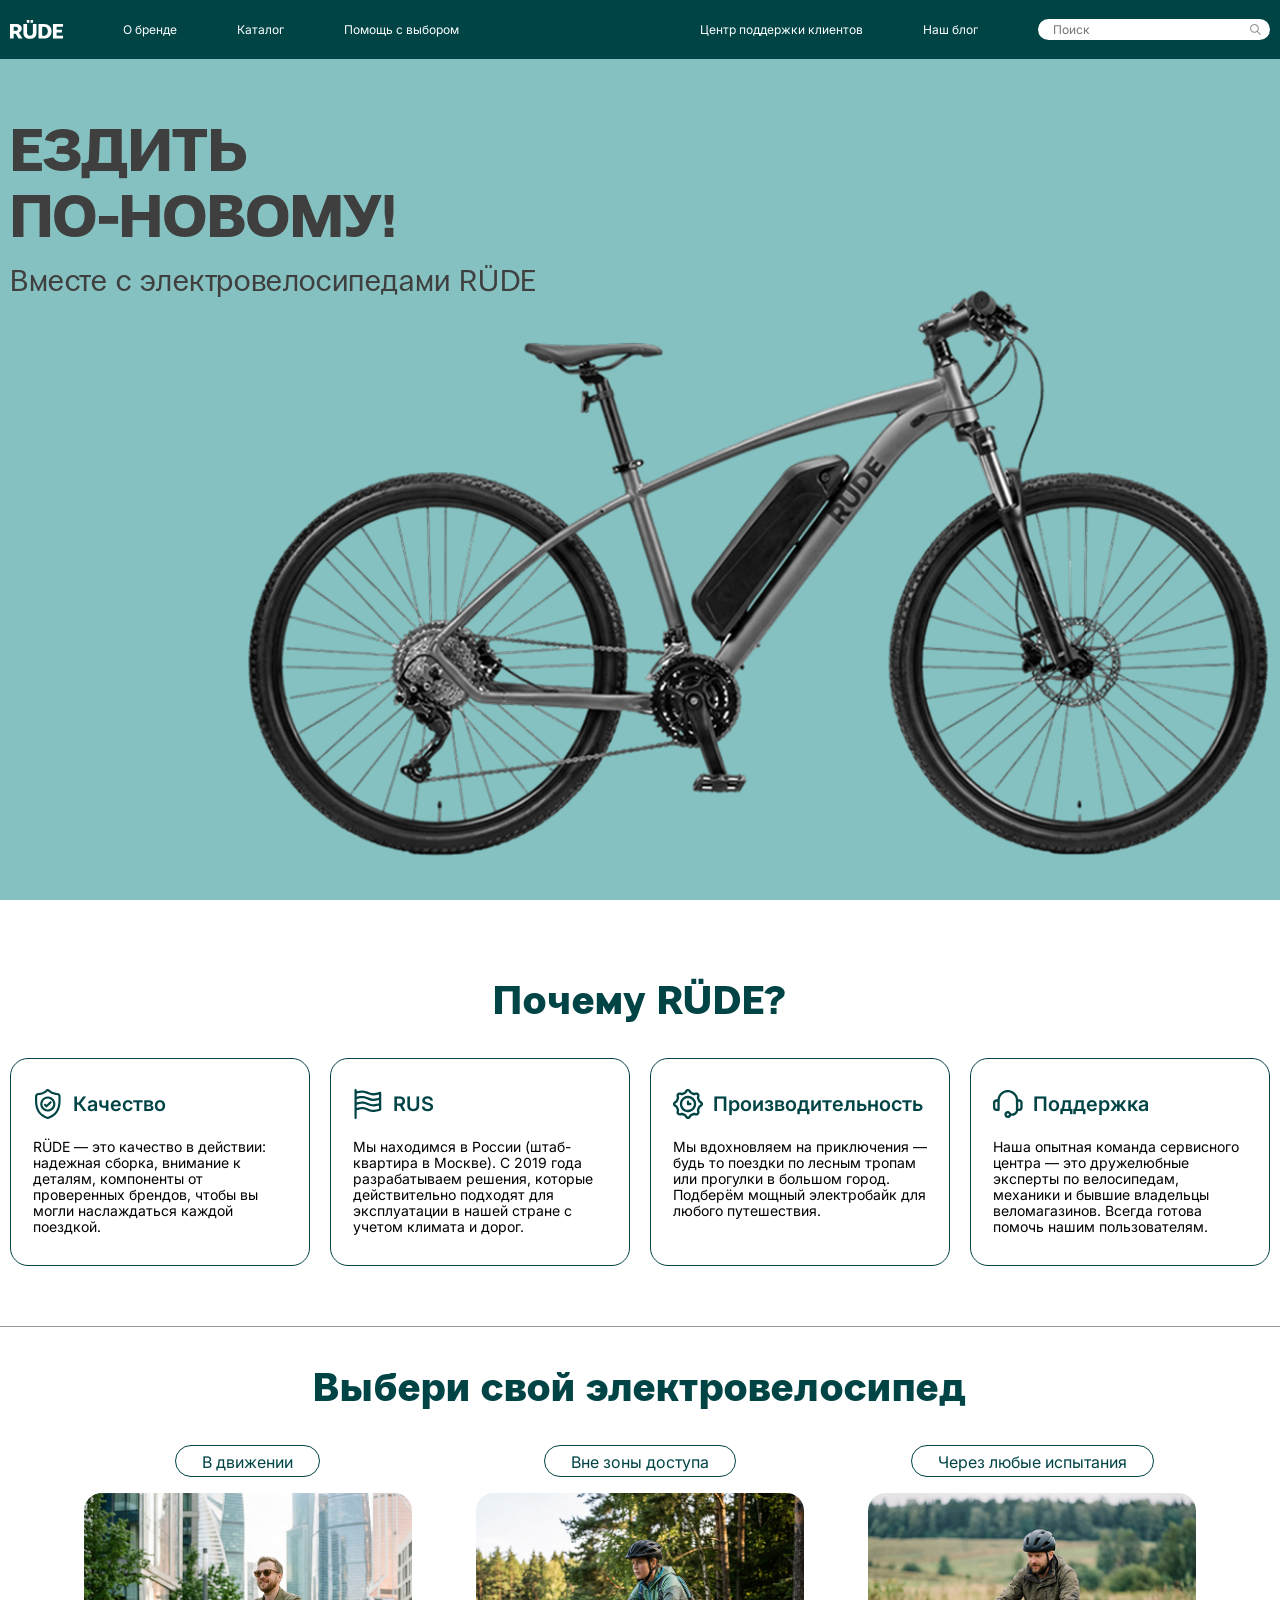
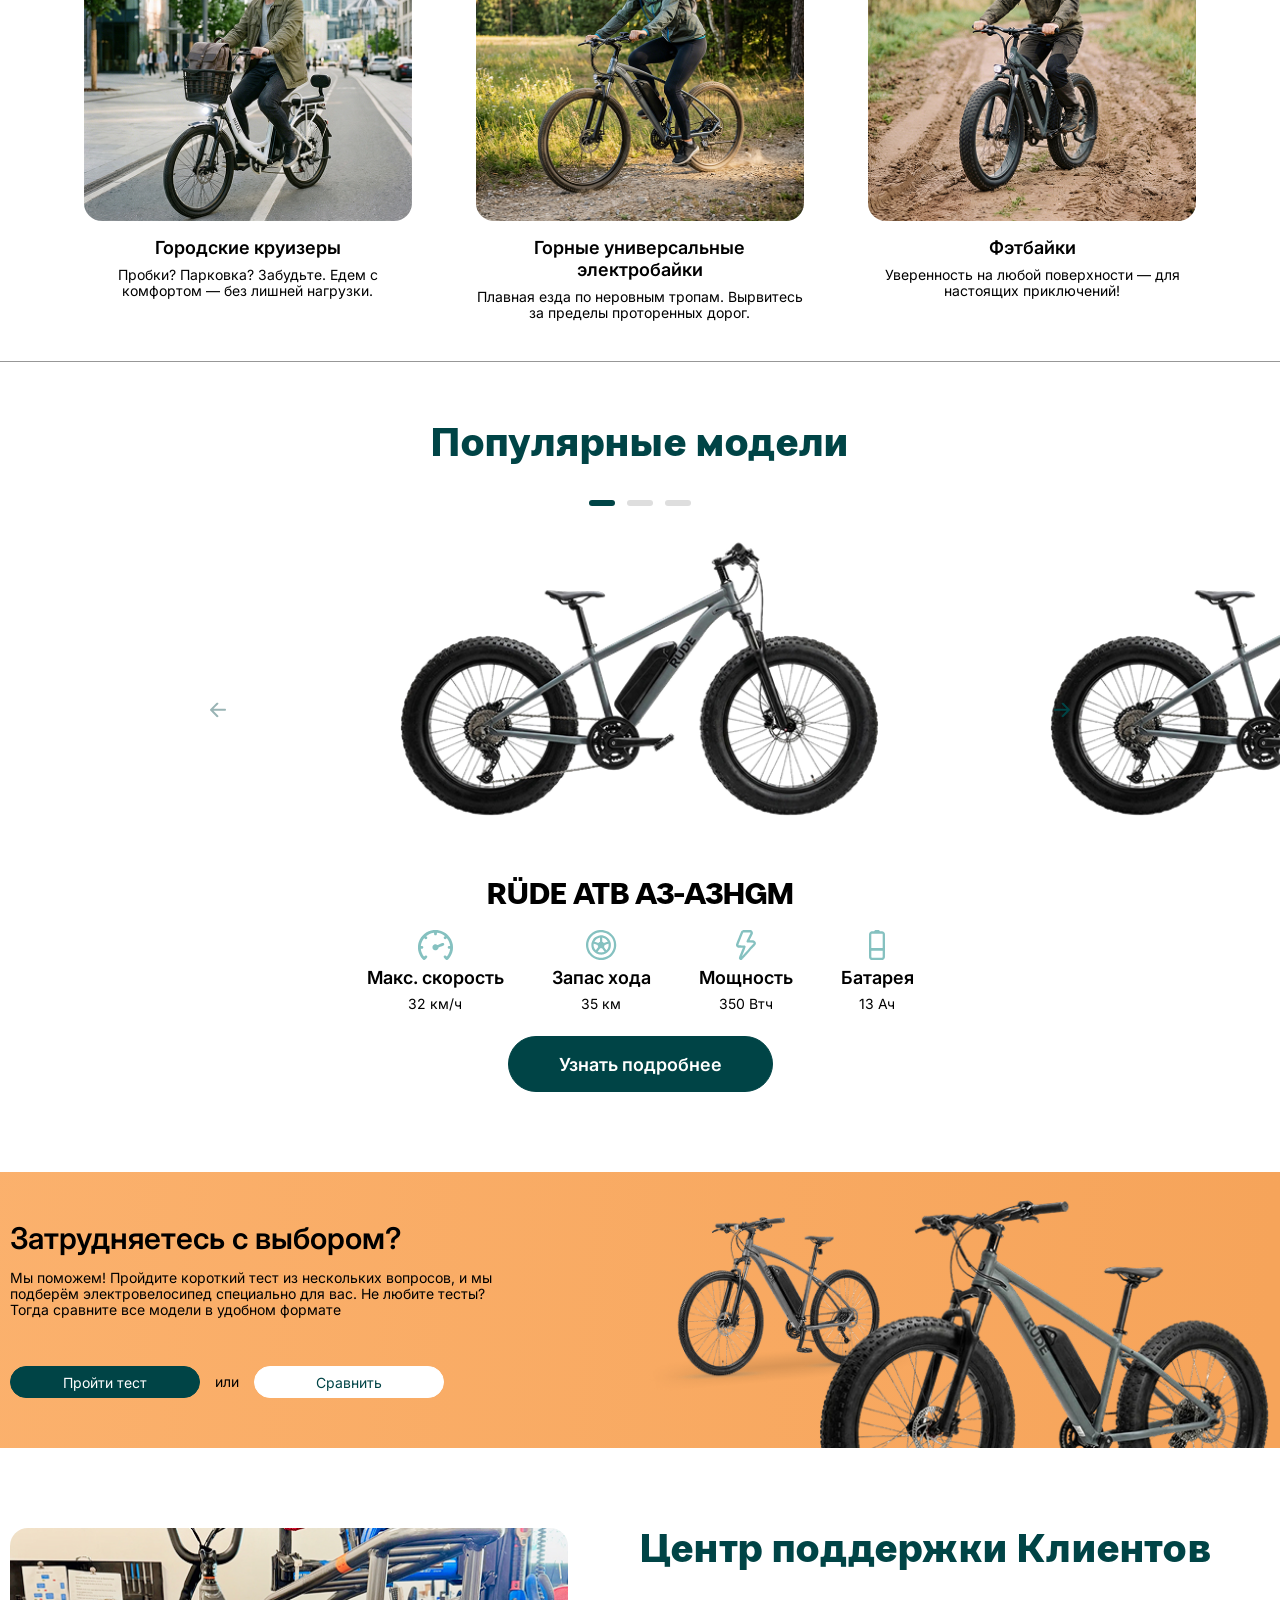
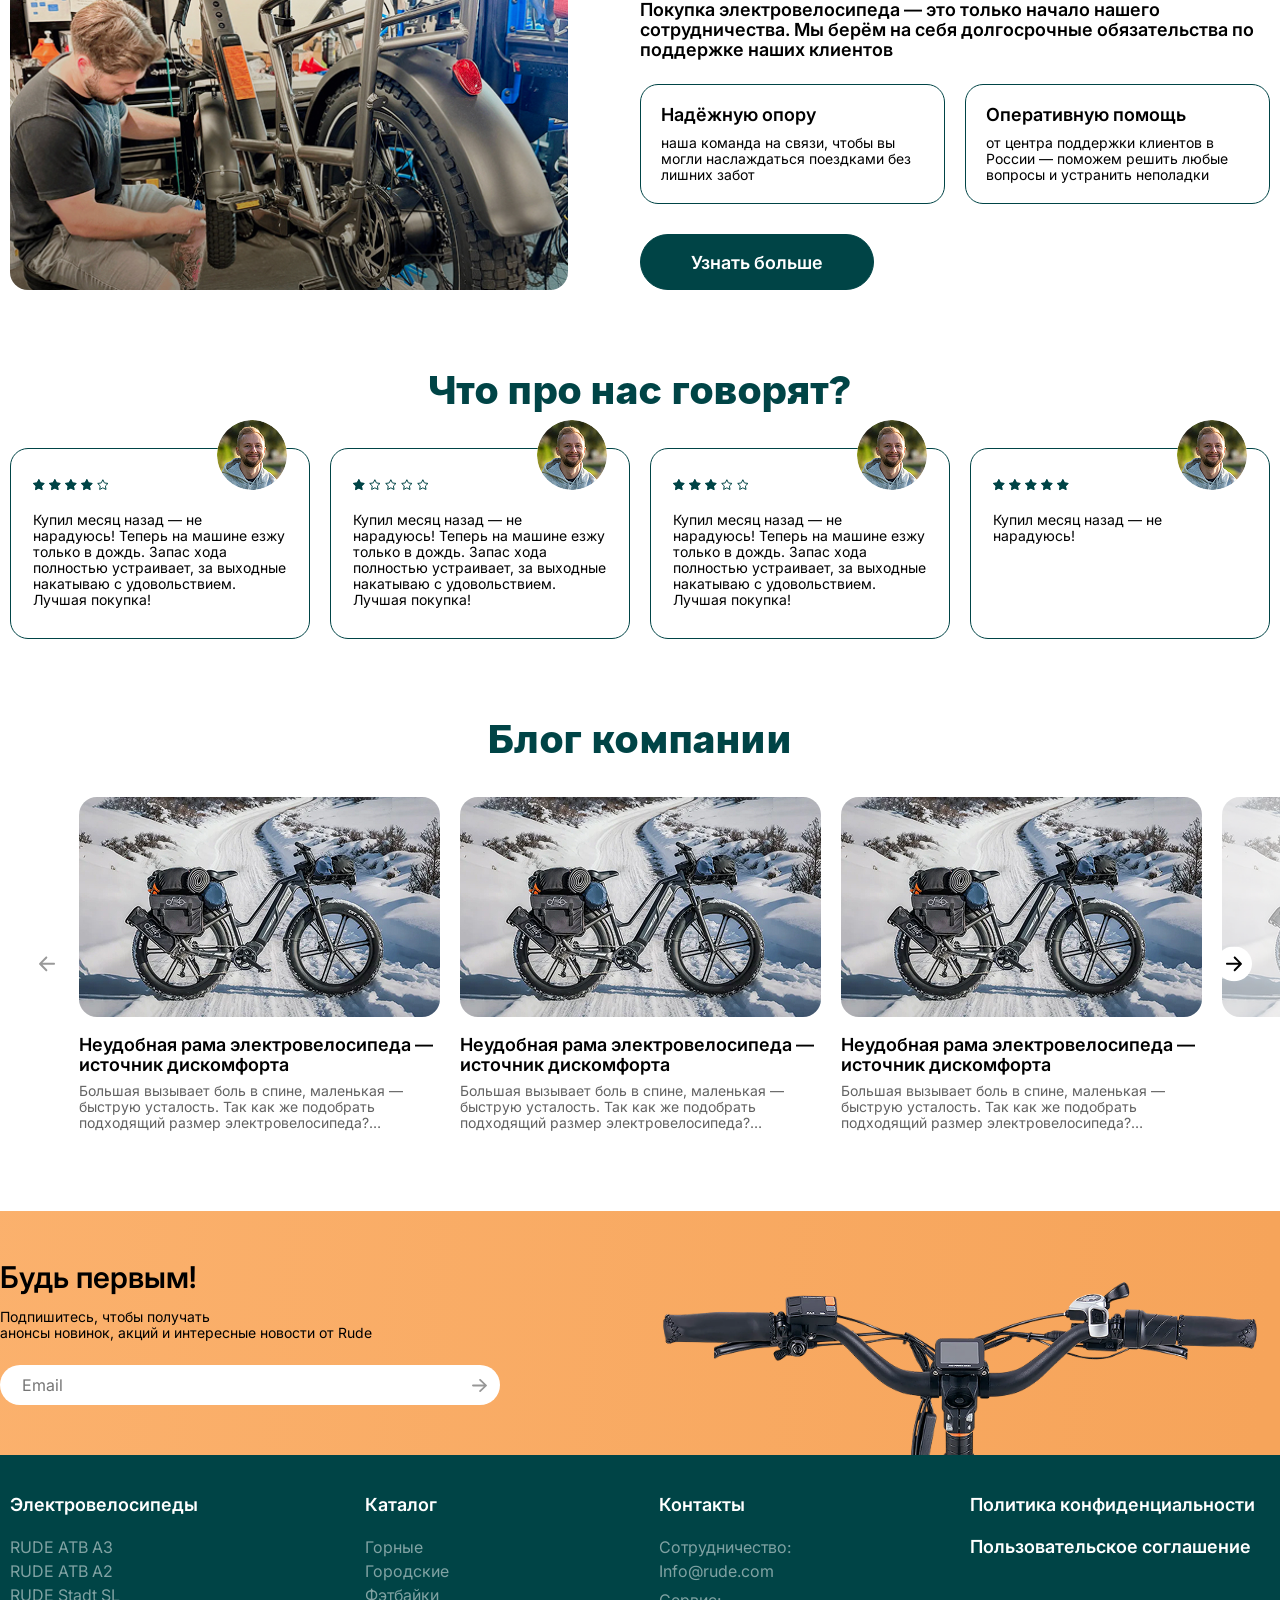
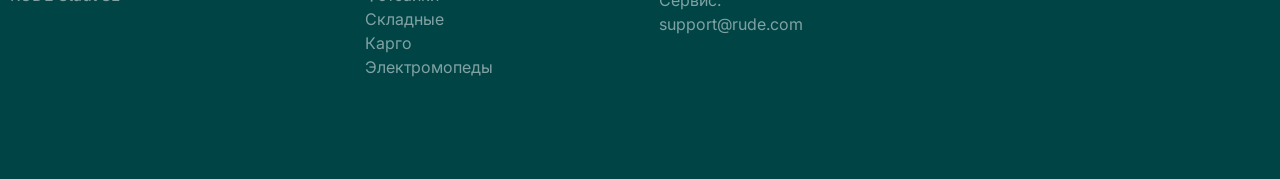
<file: src/index.html>
﻿<!doctype html>
<html lang="ru">
  <head>
    <meta charset="UTF-8" />
    <meta name="viewport" content="width=device-width, initial-scale=1.0" />
    <title>Layout</title>
    <link rel="preconnect" href="https://fonts.googleapis.com" />
    <link rel="preconnect" href="https://fonts.gstatic.com" crossorigin />
    <link
      href="https://fonts.googleapis.com/css2?family=Inter:wght@100..900&display=swap"
      rel="stylesheet"
    />
    <link rel="stylesheet" href="assets/reset.css">
    <link rel="stylesheet" href="assets/styles.css">
    <link rel="stylesheet" href="assets/media-tablet.css">
  </head>
  <body>
    
  <header class="header header-home">
    <div class="header-line">
      <div class="container">
        <nav class="header-left">
          <a href="#" class="header-logo">
            <svg width="53" height="19" viewBox="0 0 53 19" fill="none" xmlns="http://www.w3.org/2000/svg">
              <path d="M0 3.97241H5.98036C9.5346 3.97241 11.7516 5.74953 11.7516 8.5938C11.7516 10.58 10.6627 12.0653 8.82462 12.6489L12.5879 18.6075H8.55457L5.67111 13.6725H3.66313V18.6075H0V3.97241ZM5.35314 10.85C7.21302 10.85 7.98833 10.0747 7.98833 8.82029C7.98833 7.56585 7.21302 6.79054 5.35314 6.79054H3.65878V10.8457H5.35314V10.85Z" fill="white"/>
              <path d="M13.3809 12.8798V3.97239H17.0396V12.8188C17.0396 14.7832 18.1678 15.724 19.9667 15.724C21.7656 15.724 22.8937 14.7832 22.8937 12.8188V3.97239H26.4915V12.8798C26.4915 16.495 23.9826 18.7556 19.9667 18.7556C15.9507 18.7556 13.3809 16.4993 13.3809 12.8798ZM16.7914 0H19.3438V2.76151H16.7914V0ZM20.5547 0H23.1071V2.76151H20.5547V0Z" fill="white"/>
              <path d="M28.4951 3.97241H34.0356C38.6787 3.97241 41.584 6.7949 41.584 11.29C41.584 15.785 38.6787 18.6075 34.0356 18.6075H28.4951V3.97241ZM34.0399 15.785C36.3615 15.785 37.825 13.9252 37.825 11.29C37.825 8.65478 36.3615 6.7949 34.0399 6.7949H32.1583V15.785H34.0399Z" fill="white"/>
              <path d="M42.9424 3.97241H52.9997V6.7949H46.6012V9.70014H51.9325V12.5226H46.6012V15.785H52.9997V18.6075H42.9424V3.97241Z" fill="white"/>
            </svg>
          </a>
          <a href="#">О бренде</a>
          <a href="#">Каталог</a>
          <a href="#">Помощь с выбором</a>
        </nav>
        <button type="button" class="header-home-burger" aria-label="Открыть меню" aria-expanded="false">
          <span></span>
          <span></span>
          <span></span>
        </button>
        <div class="header-right">
          <a href="#">Центр поддержки клиентов</a>
          <a href="#">Наш блог</a>
          <form class="header-search">
            <input type="text" class="header-search-control" placeholder="Поиск">
            <button class="header-search-button">
              <svg width="11" height="11" viewBox="0 0 11 11" fill="none" xmlns="http://www.w3.org/2000/svg">
                <path fill-rule="evenodd" clip-rule="evenodd" d="M3.88776 0.0183702C3.44785 0.0731168 2.81447 0.265031 2.4216 0.462623C2.03615 0.656458 1.50969 1.04556 1.23451 1.33994C0.615447 2.00221 0.238891 2.72673 0.0667876 3.58665C-0.0233508 4.03701 -0.0220603 4.82987 0.069512 5.265C0.159306 5.69153 0.255725 5.97393 0.446556 6.36911C0.955839 7.42372 1.89038 8.24196 3.01399 8.61707C3.52032 8.78613 3.81672 8.83139 4.41832 8.83159C4.89749 8.83176 5.00492 8.82281 5.30889 8.75731C5.89214 8.6317 6.37183 8.43087 6.86749 8.10483L7.13704 7.92751L8.64559 9.43282C10.2411 11.0249 10.2135 11.0012 10.4696 10.9998C10.5803 10.9992 10.7674 10.9127 10.8482 10.8248C10.9285 10.7375 11.0002 10.5669 11 10.4638C10.9995 10.2136 11.0185 10.2356 9.43231 8.64612L7.92695 7.13763L8.10427 6.86808C8.43032 6.37244 8.63461 5.88474 8.75087 5.32422C9.0795 3.7403 8.51668 2.09154 7.29409 1.05658C6.4899 0.375786 5.57647 0.026859 4.53304 0.00190905C4.29644 -0.00376921 4.00606 0.00365835 3.88776 0.0183702ZM5.0067 1.15044C6.7183 1.43045 7.94605 3.09447 7.719 4.82646C7.44322 6.93023 5.36358 8.23643 3.35117 7.56986C2.22133 7.19564 1.34473 6.17195 1.13193 4.97822C1.08343 4.70624 1.08378 4.14016 1.13259 3.85978C1.35591 2.577 2.34766 1.50889 3.60673 1.19518C4.07584 1.07828 4.48569 1.06518 5.0067 1.15044Z" fill="#979797"/>
              </svg>
            </button>
          </form>
        </div>
      </div>
    </div>
    <div class="header-home-mobile-panel" aria-hidden="true">
      <nav class="header-home-mobile-nav">
        <a href="#">О бренде</a>
        <div class="header-home-mobile-item has-children">
          <button type="button" class="header-home-mobile-subtoggle" aria-expanded="false">
            <span>Каталог</span>
            <svg width="8" height="8" viewBox="0 0 8 8" fill="none" xmlns="http://www.w3.org/2000/svg">
              <path d="M3.96434 0.146371C4.15955 -0.0488403 4.47609 -0.0487416 4.67136 0.146371L7.85348 3.32848C8.04874 3.52375 8.04874 3.84025 7.85348 4.03551L4.67136 7.21763C4.47609 7.41274 4.15955 7.41284 3.96434 7.21763C3.76913 7.02241 3.76922 6.70587 3.96434 6.5106L6.29294 4.182L0.499998 4.182C0.223857 4.182 3.46032e-07 3.95814 3.21891e-07 3.682C2.9775e-07 3.40586 0.223857 3.182 0.499998 3.182L6.29294 3.182L3.96434 0.853399C3.76922 0.658126 3.76913 0.341583 3.96434 0.146371Z" fill="#FFFFFF"/>
            </svg>
          </button>
          <div class="header-home-mobile-submenu">
            <a href="#">Горные</a>
            <a href="#">Фэтбайки</a>
            <a href="#">Городские</a>
            <a href="#">Складные</a>
            <a href="#">Карго</a>
            <a href="#">Электромопеды</a>
          </div>
        </div>
        <a href="#">Помощь с выбором</a>
        <a href="#">Центр поддержки клиентов</a>
        <a href="#">Наш блог</a>
      </nav>
      <form class="header-search header-home-mobile-search">
        <input type="text" class="header-search-control" placeholder="Поиск">
        <button class="header-search-button" type="button">
          <svg width="11" height="11" viewBox="0 0 11 11" fill="none" xmlns="http://www.w3.org/2000/svg">
            <path fill-rule="evenodd" clip-rule="evenodd" d="M3.88776 0.0183702C3.44785 0.0731168 2.81447 0.265031 2.4216 0.462623C2.03615 0.656458 1.50969 1.04556 1.23451 1.33994C0.615447 2.00221 0.238891 2.72673 0.0667876 3.58665C-0.0233508 4.03701 -0.0220603 4.82987 0.069512 5.265C0.159306 5.69153 0.255725 5.97393 0.446556 6.36911C0.955839 7.42372 1.89038 8.24196 3.01399 8.61707C3.52032 8.78613 3.81672 8.83139 4.41832 8.83159C4.89749 8.83176 5.00492 8.82281 5.30889 8.75731C5.89214 8.6317 6.37183 8.43087 6.86749 8.10483L7.13704 7.92751L8.64559 9.43282C10.2411 11.0249 10.2135 11.0012 10.4696 10.9998C10.5803 10.9992 10.7674 10.9127 10.8482 10.8248C10.9285 10.7375 11.0002 10.5669 11 10.4638C10.9995 10.2136 11.0185 10.2356 9.43231 8.64612L7.92695 7.13763L8.10427 6.86808C8.43032 6.37244 8.63461 5.88474 8.75087 5.32422C9.0795 3.7403 8.51668 2.09154 7.29409 1.05658C6.4899 0.375786 5.57647 0.026859 4.53304 0.00190905C4.29644 -0.00376921 4.00606 0.00365835 3.88776 0.0183702ZM5.0067 1.15044C6.7183 1.43045 7.94605 3.09447 7.719 4.82646C7.44322 6.93023 5.36358 8.23643 3.35117 7.56986C2.22133 7.19564 1.34473 6.17195 1.13193 4.97822C1.08343 4.70624 1.08378 4.14016 1.13259 3.85978C1.35591 2.577 2.34766 1.50889 3.60673 1.19518C4.07584 1.07828 4.48569 1.06518 5.0067 1.15044Z" fill="#979797"/>
          </svg>
        </button>
      </form>
    </div>
    <div class="catalog-menu" id="catalog-menu" aria-hidden="true">
      <div class="catalog-menu-panel">
        <div class="catalog-menu-sidebar">
          <h3>Все модели</h3>
          <div class="catalog-menu-categories">
            <button type="button" class="catalog-menu-category active" data-preview="mountain">
              <span>Горные</span>
              <svg width="8" height="8" viewBox="0 0 8 8" fill="none" xmlns="http://www.w3.org/2000/svg">
                <path d="M3.96434 0.146371C4.15955 -0.0488403 4.47609 -0.0487416 4.67136 0.146371L7.85348 3.32848C8.04874 3.52375 8.04874 3.84025 7.85348 4.03551L4.67136 7.21763C4.47609 7.41274 4.15955 7.41284 3.96434 7.21763C3.76913 7.02241 3.76922 6.70587 3.96434 6.5106L6.29294 4.182L0.499998 4.182C0.223857 4.182 3.46032e-07 3.95814 3.21891e-07 3.682C2.9775e-07 3.40586 0.223857 3.182 0.499998 3.182L6.29294 3.182L3.96434 0.853399C3.76922 0.658126 3.76913 0.341583 3.96434 0.146371Z" fill="#979797"/>
              </svg>
            </button>
            <button type="button" class="catalog-menu-category" data-preview="fat">
              <span>Фэтбайки</span>
              <svg width="8" height="8" viewBox="0 0 8 8" fill="none" xmlns="http://www.w3.org/2000/svg">
                <path d="M3.96434 0.146371C4.15955 -0.0488403 4.47609 -0.0487416 4.67136 0.146371L7.85348 3.32848C8.04874 3.52375 8.04874 3.84025 7.85348 4.03551L4.67136 7.21763C4.47609 7.41274 4.15955 7.41284 3.96434 7.21763C3.76913 7.02241 3.76922 6.70587 3.96434 6.5106L6.29294 4.182L0.499998 4.182C0.223857 4.182 3.46032e-07 3.95814 3.21891e-07 3.682C2.9775e-07 3.40586 0.223857 3.182 0.499998 3.182L6.29294 3.182L3.96434 0.853399C3.76922 0.658126 3.76913 0.341583 3.96434 0.146371Z" fill="#979797"/>
              </svg>
            </button>
            <button type="button" class="catalog-menu-category" data-preview="city">
              <span>Городские</span>
              <svg width="8" height="8" viewBox="0 0 8 8" fill="none" xmlns="http://www.w3.org/2000/svg">
                <path d="M3.96434 0.146371C4.15955 -0.0488403 4.47609 -0.0487416 4.67136 0.146371L7.85348 3.32848C8.04874 3.52375 8.04874 3.84025 7.85348 4.03551L4.67136 7.21763C4.47609 7.41274 4.15955 7.41284 3.96434 7.21763C3.76913 7.02241 3.76922 6.70587 3.96434 6.5106L6.29294 4.182L0.499998 4.182C0.223857 4.182 3.46032e-07 3.95814 3.21891e-07 3.682C2.9775e-07 3.40586 0.223857 3.182 0.499998 3.182L6.29294 3.182L3.96434 0.853399C3.76922 0.658126 3.76913 0.341583 3.96434 0.146371Z" fill="#979797"/>
              </svg>
            </button>
            <button type="button" class="catalog-menu-category" data-preview="folding">
              <span>Складные</span>
              <svg width="8" height="8" viewBox="0 0 8 8" fill="none" xmlns="http://www.w3.org/2000/svg">
                <path d="M3.96434 0.146371C4.15955 -0.0488403 4.47609 -0.0487416 4.67136 0.146371L7.85348 3.32848C8.04874 3.52375 8.04874 3.84025 7.85348 4.03551L4.67136 7.21763C4.47609 7.41274 4.15955 7.41284 3.96434 7.21763C3.76913 7.02241 3.76922 6.70587 3.96434 6.5106L6.29294 4.182L0.499998 4.182C0.223857 4.182 3.46032e-07 3.95814 3.21891e-07 3.682C2.9775e-07 3.40586 0.223857 3.182 0.499998 3.182L6.29294 3.182L3.96434 0.853399C3.76922 0.658126 3.76913 0.341583 3.96434 0.146371Z" fill="#979797"/>
              </svg>
            </button>
            <button type="button" class="catalog-menu-category" data-preview="cargo">
              <span>Карго</span>
              <svg width="8" height="8" viewBox="0 0 8 8" fill="none" xmlns="http://www.w3.org/2000/svg">
                <path d="M3.96434 0.146371C4.15955 -0.0488403 4.47609 -0.0487416 4.67136 0.146371L7.85348 3.32848C8.04874 3.52375 8.04874 3.84025 7.85348 4.03551L4.67136 7.21763C4.47609 7.41274 4.15955 7.41284 3.96434 7.21763C3.76913 7.02241 3.76922 6.70587 3.96434 6.5106L6.29294 4.182L0.499998 4.182C0.223857 4.182 3.46032e-07 3.95814 3.21891e-07 3.682C2.9775e-07 3.40586 0.223857 3.182 0.499998 3.182L6.29294 3.182L3.96434 0.853399C3.76922 0.658126 3.76913 0.341583 3.96434 0.146371Z" fill="#979797"/>
              </svg>
            </button>
            <button type="button" class="catalog-menu-category" data-preview="moped">
              <span>Электромопеды</span>
              <svg width="8" height="8" viewBox="0 0 8 8" fill="none" xmlns="http://www.w3.org/2000/svg">
                <path d="M3.96434 0.146371C4.15955 -0.0488403 4.47609 -0.0487416 4.67136 0.146371L7.85348 3.32848C8.04874 3.52375 8.04874 3.84025 7.85348 4.03551L4.67136 7.21763C4.47609 7.41274 4.15955 7.41284 3.96434 7.21763C3.76913 7.02241 3.76922 6.70587 3.96434 6.5106L6.29294 4.182L0.499998 4.182C0.223857 4.182 3.46032e-07 3.95814 3.21891e-07 3.682C2.9775e-07 3.40586 0.223857 3.182 0.499998 3.182L6.29294 3.182L3.96434 0.853399C3.76922 0.658126 3.76913 0.341583 3.96434 0.146371Z" fill="#979797"/>
              </svg>
            </button>
          </div>
        </div>
        <div class="catalog-menu-preview">
          <div class="catalog-menu-products is-active" data-preview-content="mountain">
            <article class="catalog-menu-product">
              <div class="catalog-menu-product-image-wrap">
                <img src="assets/images/bike-selection-1.png" alt="" class="catalog-menu-product-image">
              </div>
              <h4>ATB A3-A3HGM</h4>
            </article>
            <article class="catalog-menu-product">
              <div class="catalog-menu-product-image-wrap">
                <img src="assets/images/bike-selection-1.png" alt="" class="catalog-menu-product-image">
              </div>
              <h4>ATB A2-A3HGM</h4>
            </article>
            <article class="catalog-menu-product">
              <div class="catalog-menu-product-image-wrap">
                <img src="assets/images/bike-selection-1.png" alt="" class="catalog-menu-product-image">
              </div>
              <h4>ATB Trail M1</h4>
            </article>
          </div>
          <div class="catalog-menu-products" data-preview-content="fat">
            <article class="catalog-menu-product">
              <div class="catalog-menu-product-image-wrap">
                <img src="assets/images/bike-selection-1.png" alt="" class="catalog-menu-product-image">
              </div>
              <h4>Fat 26 Pro</h4>
            </article>
            <article class="catalog-menu-product">
              <div class="catalog-menu-product-image-wrap">
                <img src="assets/images/bike-selection-1.png" alt="" class="catalog-menu-product-image">
              </div>
              <h4>Fat Urban X</h4>
            </article>
          </div>
          <div class="catalog-menu-products" data-preview-content="city">
            <article class="catalog-menu-product">
              <div class="catalog-menu-product-image-wrap">
                <img src="assets/images/bike-selection-1.png" alt="" class="catalog-menu-product-image">
              </div>
              <h4>Stadt SL-S3HWM</h4>
            </article>
            <article class="catalog-menu-product">
              <div class="catalog-menu-product-image-wrap">
                <img src="assets/images/bike-selection-1.png" alt="" class="catalog-menu-product-image">
              </div>
              <h4>City Flow A2</h4>
            </article>
            <article class="catalog-menu-product">
              <div class="catalog-menu-product-image-wrap">
                <img src="assets/images/bike-selection-1.png" alt="" class="catalog-menu-product-image">
              </div>
              <h4>Urban Ride Lite</h4>
            </article>
          </div>
          <div class="catalog-menu-products" data-preview-content="folding">
            <article class="catalog-menu-product">
              <div class="catalog-menu-product-image-wrap">
                <img src="assets/images/bike-selection-1.png" alt="" class="catalog-menu-product-image">
              </div>
              <h4>Fold Mini 20</h4>
            </article>
            <article class="catalog-menu-product">
              <div class="catalog-menu-product-image-wrap">
                <img src="assets/images/bike-selection-1.png" alt="" class="catalog-menu-product-image">
              </div>
              <h4>Fold City One</h4>
            </article>
            <article class="catalog-menu-product">
              <div class="catalog-menu-product-image-wrap">
                <img src="assets/images/bike-selection-1.png" alt="" class="catalog-menu-product-image">
              </div>
              <h4>Compact Move</h4>
            </article>
          </div>
          <div class="catalog-menu-products" data-preview-content="cargo">
            <article class="catalog-menu-product">
              <div class="catalog-menu-product-image-wrap">
                <img src="assets/images/bike-selection-1.png" alt="" class="catalog-menu-product-image">
              </div>
              <h4>Cargo Long Bed</h4>
            </article>
            <article class="catalog-menu-product">
              <div class="catalog-menu-product-image-wrap">
                <img src="assets/images/bike-selection-1.png" alt="" class="catalog-menu-product-image">
              </div>
              <h4>Cargo Family+</h4>
            </article>
            <article class="catalog-menu-product">
              <div class="catalog-menu-product-image-wrap">
                <img src="assets/images/bike-selection-1.png" alt="" class="catalog-menu-product-image">
              </div>
              <h4>Cargo Box S</h4>
            </article>
          </div>
          <div class="catalog-menu-products" data-preview-content="moped">
            <article class="catalog-menu-product">
              <div class="catalog-menu-product-image-wrap">
                <img src="assets/images/bike-selection-1.png" alt="" class="catalog-menu-product-image">
              </div>
              <h4>Moto E1</h4>
            </article>
          </div>
          <a href="#" class="catalog-menu-link">Посмотреть все</a>
        </div>
      </div>
    </div>
  </header>

  <main class="hero">
    <div class="container">
      <h1 class="second-font">
        <span>Ездить <br>по-новому!</span>
        <span>Вместе с электровелосипедами RÜDE</span>
      </h1>
      <img src="assets/images/hero-bg.png" class="hero-image" alt="">
    </div>
  </main>

  <section class="why-rude">
    <div class="container">
      <h2 class="section-title">Почему RÜDE?</h2>
      <div class="why-rude-list">
        <div class="why-rude-item">
          <h3 class="why-rude-item-title">
            <svg width="26" height="30" viewBox="0 0 26 30" fill="none" xmlns="http://www.w3.org/2000/svg">
              <path fill-rule="evenodd" clip-rule="evenodd" d="M12.958 0.00913985C13.2193 0.0298468 13.4959 0.0854747 13.6973 0.181015C13.795 0.227472 13.9649 0.34916 14.1465 0.487655C14.3361 0.632248 14.5595 0.813367 14.7715 0.996445C16.8601 2.79996 18.8247 3.61194 21.9385 3.94664C22.6434 4.02241 23.1557 4.11674 23.5732 4.28355C23.9983 4.45343 24.3136 4.69409 24.6357 5.03844C25.0642 5.49648 25.2844 5.88873 25.4736 6.52672C25.5027 6.62463 25.5221 6.7939 25.5381 6.99352C25.5547 7.20128 25.569 7.46596 25.5801 7.76988C25.6023 8.37819 25.6143 9.15221 25.6152 9.96422C25.6172 11.5857 25.5766 13.373 25.4912 14.3011C25.2468 16.9566 24.8003 18.902 23.9951 20.7923C22.2588 24.8686 19.1808 27.6851 14.3936 29.6117C13.9858 29.7757 13.7239 29.8748 13.4971 29.931C13.2625 29.9891 13.0704 30.0003 12.8066 30.0004C12.5433 30.0003 12.3518 29.9889 12.1172 29.931C11.8901 29.875 11.6272 29.7771 11.2197 29.6136C8.52491 28.5327 6.57119 27.2985 4.85059 25.5853C3.46975 24.2103 2.53794 22.8656 1.75391 21.1117C0.859965 19.1118 0.380073 17.1036 0.12598 14.3334C0.0426311 13.425 0.000444034 11.6568 3.46124e-06 10.0433C-0.000213995 9.23525 0.00981433 8.4621 0.0302769 7.85094C0.0404989 7.54572 0.0537118 7.27886 0.0693394 7.06773C0.0845018 6.86303 0.102659 6.69194 0.12891 6.59117C0.329692 5.82068 0.705202 5.20611 1.25879 4.76402C1.81121 4.32303 2.52618 4.06629 3.38477 3.98277C6.57822 3.67206 8.73481 2.82275 10.6856 1.12926C11.4823 0.437538 11.835 0.178091 12.207 0.0648039L12.2891 0.0433195C12.487 -0.00153911 12.7298 -0.00893039 12.958 0.00913985ZM12.0791 27.8353C12.4322 27.9677 12.7032 28.0521 12.8066 28.0521L12.8662 28.0453C12.8421 28.0495 12.8221 28.0511 12.8066 28.0511C12.703 28.051 12.432 27.9675 12.0791 27.8353ZM13.1826 27.9574V27.9584V27.9574ZM12.6631 2.3148C12.5305 2.41812 12.3581 2.56238 12.1807 2.72105C10.0772 4.60137 7.03637 5.8706 4.13965 6.08043C3.52488 6.12498 3.11607 6.20737 2.83594 6.33824C2.56974 6.46275 2.41264 6.63396 2.30567 6.89C2.30526 6.89147 2.30412 6.89643 2.30176 6.90562C2.29863 6.91786 2.29496 6.93496 2.29102 6.95641C2.2831 6.9996 2.27565 7.05675 2.26758 7.1273C2.2514 7.26886 2.23605 7.45648 2.22266 7.68004C2.1959 8.12688 2.17543 8.71019 2.16407 9.34312C2.14132 10.6099 2.1532 12.0677 2.21094 13.0267C2.4154 16.4224 2.90574 18.5079 4.0127 20.7377C5.30175 23.3342 7.27417 25.2714 10.1279 26.7328C10.6395 26.9947 11.2596 27.2731 11.7852 27.4857C12.0479 27.592 12.2852 27.6806 12.4717 27.7425C12.5648 27.7735 12.6429 27.7974 12.7041 27.8129C12.7345 27.8205 12.7594 27.8252 12.7783 27.8285C12.7959 27.8315 12.8049 27.8323 12.8066 27.8324C12.808 27.8322 12.8151 27.8319 12.8291 27.8295C12.846 27.8265 12.8684 27.8219 12.8965 27.8148C12.9535 27.8005 13.0275 27.7781 13.1152 27.7494C13.2903 27.6921 13.5137 27.611 13.7598 27.514C14.2522 27.3199 14.8277 27.0688 15.2813 26.8421C18.8912 25.0383 21.2982 22.3099 22.4277 18.7611C23.005 16.9473 23.2477 15.5224 23.4014 13.0218C23.461 12.0514 23.4749 10.5983 23.4531 9.33824C23.4422 8.70889 23.4223 8.12999 23.3955 7.6859C23.3821 7.46372 23.3669 7.27712 23.3506 7.13609C23.3424 7.06567 23.3342 7.00846 23.3262 6.96519C23.3222 6.94373 23.3186 6.9268 23.3154 6.91441C23.3129 6.90453 23.311 6.89932 23.3106 6.89781C23.2014 6.63667 23.0448 6.46313 22.7793 6.33824C22.4997 6.20678 22.0912 6.12518 21.4736 6.08043C21.0798 6.05188 20.3413 5.94419 19.8262 5.84117C17.4044 5.35668 15.3149 4.34423 13.499 2.77476C13.2962 2.59944 13.1014 2.44143 12.9522 2.32848C12.8899 2.28134 12.8359 2.24476 12.7949 2.21715C12.7595 2.24196 12.7148 2.2745 12.6631 2.3148ZM14.2256 27.5599V27.5609V27.5599ZM10.8604 27.3275C11.0986 27.4354 11.3385 27.5378 11.5645 27.6312C11.3384 27.5379 11.0986 27.4354 10.8604 27.3275ZM3.24903 19.5677C3.4178 19.9914 3.60665 20.4109 3.81739 20.8353C4.71947 22.6523 5.9505 24.1507 7.57129 25.391C7.27671 25.1655 6.99478 24.9318 6.72559 24.6888C6.45615 24.4457 6.19981 24.1933 5.95508 23.932C5.09899 23.0179 4.39143 21.9906 3.81739 20.8343C3.60662 20.4098 3.41784 19.9905 3.24903 19.5668V19.5677ZM18.4522 25.0511V25.0502V25.0511ZM12.0137 7.45836C15.6019 7.09859 18.9418 9.2756 20.0342 12.6898C20.9719 15.6219 20.0118 18.9211 17.6543 20.85C13.6261 24.1456 7.5196 22.5443 5.70996 17.7074C4.90882 15.566 5.12017 13.0387 6.26563 11.1507C7.53732 9.05499 9.64909 7.69558 12.0137 7.45836ZM23.6289 21.0795C23.4609 21.4484 23.2816 21.8068 23.0898 22.1546L23.2783 21.8031C23.4007 21.5667 23.517 21.3253 23.6289 21.0795ZM15.5557 21.8392C15.5373 21.8466 15.5184 21.8525 15.5 21.8597C15.6561 21.7989 15.8116 21.7337 15.9648 21.6615L15.5557 21.8392ZM9.71387 19.6937C9.92153 19.8271 10.1416 19.9503 10.375 20.0629C10.8812 20.3069 11.389 20.4744 11.8965 20.5658C11.4905 20.4927 11.0849 20.3703 10.6797 20.1996C10.5785 20.1569 10.4771 20.1116 10.376 20.0629C10.0646 19.9127 9.77664 19.7446 9.51075 19.557L9.71387 19.6937ZM14.0254 20.5004C13.9242 20.5248 13.823 20.5465 13.7217 20.5648C13.9243 20.5281 14.1268 20.4794 14.3291 20.4183L14.0254 20.5004ZM13.9043 9.71031C12.7605 9.47457 11.592 9.61246 10.5459 10.1058C9.33896 10.675 8.5284 11.4761 7.9502 12.6712C7.22542 14.1693 7.20227 15.7415 7.87989 17.2201C8.43699 18.4357 9.27162 19.2875 10.4707 19.8656C12.0298 20.6172 13.5895 20.616 15.1426 19.8636C16.3632 19.2723 17.0717 18.5638 17.6631 17.3431C18.4155 15.79 18.4166 14.2303 17.665 12.6712C16.9226 11.1312 15.5448 10.0485 13.9043 9.71031ZM18.252 19.9808C18.1701 20.0705 18.0857 20.1579 17.999 20.2435C18.0857 20.1579 18.1701 20.0705 18.252 19.9808ZM18.9697 19.0531C18.84 19.2529 18.6992 19.4456 18.5498 19.6322C18.6992 19.4456 18.84 19.2529 18.9697 19.0531ZM24.4395 18.9222C24.3712 19.1498 24.2983 19.3736 24.2217 19.5951C24.2983 19.3736 24.3713 19.1498 24.4395 18.9222ZM2.28028 15.9056C2.46391 17.1062 2.72355 18.1445 3.08692 19.142L2.9375 18.7113C2.79418 18.2776 2.66936 17.8332 2.56055 17.3685C2.48805 17.0588 2.4221 16.7401 2.36328 16.4095C2.33388 16.2443 2.30651 16.0761 2.28028 15.9046V15.9056ZM17.2354 18.4837C17.1639 18.5791 17.0894 18.6701 17.0127 18.7582C17.0892 18.6702 17.164 18.5798 17.2354 18.4847V18.4837ZM15.2236 12.306C15.7407 12.1545 16.2743 12.3687 16.5088 12.8627C16.5696 12.9907 16.6417 13.1423 16.6348 13.3216C16.6276 13.5045 16.542 13.6796 16.3955 13.8812C16.1062 14.279 15.4805 14.9101 14.2881 16.1078C13.1224 17.2786 12.4975 17.9006 12.1035 18.1996C11.9054 18.3499 11.7358 18.4417 11.5635 18.4642C11.3864 18.4872 11.2404 18.4317 11.1162 18.3802C11.0791 18.3649 11.042 18.3411 11.0137 18.3216C10.9821 18.2999 10.9462 18.2727 10.9082 18.2425C10.832 18.1822 10.7389 18.1029 10.6357 18.0111C10.4284 17.8266 10.1732 17.5854 9.9209 17.3324C9.52725 16.9377 9.28819 16.6897 9.14454 16.5052C8.99109 16.3081 8.93413 16.1665 8.91016 15.9877C8.84303 15.487 9.07555 15.0253 9.53223 14.8343C9.78291 14.7296 10.0177 14.6965 10.2842 14.805C10.5255 14.9034 10.7753 15.1124 11.0898 15.4173L11.4981 15.8129L13.0986 14.2152C13.5818 13.7331 14.0438 13.286 14.3984 12.9535C14.5754 12.7875 14.7269 12.6485 14.8418 12.5482C14.899 12.4983 14.9491 12.4558 14.9893 12.4242C15.0093 12.4084 15.0298 12.3945 15.0479 12.3822C15.062 12.3725 15.0889 12.3544 15.1201 12.3421L15.2236 12.306ZM15.9443 14.0873C15.6003 14.4769 15.0333 15.049 14.1328 15.9535C12.2255 17.8691 11.8055 18.2739 11.4512 18.2494C11.8056 18.2741 12.2254 17.8692 14.1328 15.9535C15.0337 15.0486 15.6013 14.4769 15.9453 14.0873H15.9443ZM20.126 15.7845C20.1174 15.8641 20.1088 15.9436 20.0977 16.0228C20.0399 16.4345 19.9476 16.8403 19.8232 17.2357C19.9477 16.84 20.0408 16.4339 20.0986 16.0218C20.1097 15.943 20.1174 15.8637 20.126 15.7845ZM11.5 16.1195L10.9375 15.5736L10.7168 15.3675C10.7852 15.4287 10.8585 15.4979 10.9375 15.5746L11.5 16.1205L12.7227 14.8998L11.5 16.1195ZM9.77149 14.9818C9.84547 14.9622 9.91599 14.9536 9.98633 14.9574C9.91596 14.9536 9.8455 14.9622 9.77149 14.9818ZM19.1758 11.2962C19.4406 11.7508 19.6595 12.2393 19.8252 12.7572C19.9675 13.2021 20.066 13.6558 20.1201 14.1117C20.0985 13.9292 20.0698 13.7471 20.0342 13.5658C19.9986 13.3846 19.956 13.204 19.9063 13.0248C19.8814 12.9352 19.8546 12.8461 19.8262 12.7572C19.793 12.6535 19.7581 12.5509 19.7207 12.4496C19.6834 12.3484 19.6439 12.2485 19.6025 12.1498C19.5197 11.9523 19.4286 11.7598 19.3301 11.5726C19.2809 11.4791 19.2297 11.387 19.1768 11.2962H19.1758ZM5.70703 13.0355C5.67439 13.1575 5.6456 13.2806 5.61914 13.4046C5.64561 13.2806 5.67437 13.1575 5.70703 13.0355ZM8.69532 11.1664H8.69629H8.69532ZM7.07813 10.3812C6.85269 10.6582 6.6425 10.952 6.45313 11.264L6.69434 10.891C6.81551 10.7144 6.9446 10.5453 7.07813 10.3812ZM15.458 10.0443C15.7387 10.1956 16.0055 10.3706 16.2559 10.5677C16.0055 10.3707 15.7387 10.1955 15.458 10.0443ZM16.8398 8.84215C17.3574 9.17963 17.8326 9.58129 18.252 10.0394C18.1121 9.88663 17.9662 9.73994 17.8145 9.59996C17.7388 9.53017 17.6614 9.46235 17.583 9.39586C17.4258 9.26255 17.2634 9.13557 17.0957 9.01598C17.012 8.95625 16.927 8.89833 16.8408 8.84215H16.8398ZM10.6582 9.81578C10.5892 9.84498 10.5202 9.87548 10.4522 9.90758C10.4317 9.91723 10.4119 9.92807 10.3916 9.93785C10.4121 9.92794 10.4324 9.91735 10.4531 9.90758C10.5892 9.8434 10.7274 9.78536 10.8672 9.73277L10.6582 9.81578ZM15.1729 8.03258L15.1738 8.0316L15.1729 8.03258ZM13.6445 7.68785C13.9598 7.7244 14.2702 7.78145 14.5742 7.8568L14.2686 7.78746C14.063 7.74566 13.8548 7.71223 13.6445 7.68785ZM2.1045 6.80602C2.06781 6.8938 2.03772 7.1724 2.01172 7.57262C2.03776 7.17191 2.06779 6.89288 2.1045 6.80504L2.10547 6.80406L2.1045 6.80602ZM2.2793 6.49937C2.24623 6.54207 2.21725 6.58809 2.18946 6.63609C2.21724 6.58808 2.24624 6.54208 2.2793 6.49937ZM2.62793 6.19957C2.57884 6.22785 2.5338 6.25896 2.49121 6.29137C2.53379 6.25893 2.57884 6.22788 2.62793 6.19957ZM2.7959 6.11656C2.75703 6.13318 2.72005 6.15089 2.68457 6.1693C2.72005 6.15086 2.75703 6.1332 2.7959 6.11656ZM24.9541 5.82262C25.01 5.92217 25.0589 6.02683 25.1055 6.13902C25.0589 6.02683 25.01 5.92219 24.9541 5.82262ZM18.9902 5.42418L18.9893 5.4232L18.9902 5.42418ZM24.4756 5.18785H24.4766H24.4756ZM24.0147 4.77379H24.0156H24.0147ZM9.8584 4.10094C9.65713 4.21424 9.45135 4.32131 9.24317 4.42516C9.45137 4.32134 9.65711 4.21421 9.8584 4.10094ZM17.5439 3.07457C17.7511 3.16864 17.9622 3.25564 18.1777 3.33726C17.9622 3.25563 17.7511 3.16865 17.5439 3.07457ZM12.2705 0.273788C12.3136 0.260682 12.3618 0.249903 12.4131 0.241562C12.3616 0.249908 12.3137 0.260658 12.2705 0.273788C11.9513 0.371034 11.6338 0.595648 10.8291 1.2943C10.0821 1.94281 9.30528 2.46929 8.45606 2.89098C9.30512 2.46953 10.0822 1.94372 10.8291 1.29527C11.6342 0.596275 11.9511 0.371 12.2705 0.273788ZM12.9951 2.09117C13.0379 2.12214 13.0866 2.15735 13.1387 2.19762C13.0866 2.15736 13.0379 2.12213 12.9951 2.09117ZM12.7012 2.015C12.6794 2.02948 12.6555 2.04849 12.6279 2.06871C12.6844 2.02734 12.7286 1.99578 12.7588 1.97984L12.7012 2.015ZM12.9404 0.226913C13.1881 0.246508 13.4346 0.299614 13.6025 0.379257C13.6391 0.396587 13.6954 0.43159 13.7656 0.479843C13.6954 0.431491 13.6391 0.396603 13.6025 0.379257C13.5605 0.359326 13.5136 0.341028 13.4629 0.32457C13.4125 0.30818 13.3583 0.29338 13.3018 0.280624C13.1881 0.255014 13.0644 0.236731 12.9404 0.226913Z" fill="#004446"/>
            </svg>
            <span>Качество</span>
          </h3>
          <p>RÜDE — это качество в действии: надежная сборка, внимание к деталям, компоненты от проверенных брендов, чтобы вы могли наслаждаться каждой поездкой.</p>
        </div>
        <div class="why-rude-item">
          <h3 class="why-rude-item-title">
            <svg width="27" height="30" viewBox="0 0 27 30" fill="none" xmlns="http://www.w3.org/2000/svg">
              <path fill-rule="evenodd" clip-rule="evenodd" d="M1.08984 0C1.346 0.000140604 1.59135 0.121792 1.82617 0.339844L2.14453 0.635742L2.17676 0.666016L2.20898 1.54785C2.21775 1.79426 2.21592 1.9602 2.22656 2.08008C2.23179 2.13845 2.23922 2.1762 2.24805 2.19922C2.25578 2.21906 2.26282 2.2212 2.26367 2.22168C2.26792 2.22394 2.28223 2.23028 2.31934 2.22852C2.35737 2.22668 2.40919 2.21814 2.48047 2.20117C2.62536 2.16664 2.82263 2.10538 3.1084 2.02637C4.45627 1.65382 6.35865 1.39866 7.78906 1.39844C9.35822 1.3983 10.9962 1.75983 12.9463 2.53125C15.8692 3.68747 16.6313 3.92954 17.8027 4.08789C19.3625 4.29856 21.735 3.93494 24.7695 3.00684C25.2436 2.86183 25.5473 2.78316 25.7822 2.79492C26.0329 2.80763 26.1978 2.92195 26.3975 3.10742L26.7158 3.40332L26.751 3.43555V21.0098L26.7197 21.04L26.4639 21.2998C26.3065 21.4591 26.0738 21.5863 25.6416 21.7373C25.2081 21.8887 24.5584 22.0691 23.5547 22.3271C21.435 22.8721 20.4916 23.0118 18.8789 23.0146C17.8887 23.0165 17.1541 22.9617 16.3018 22.7598C15.4521 22.5584 14.4873 22.2109 13.0361 21.6318C10.6821 20.6924 9.64289 20.4072 8.33496 20.3291C7.33129 20.2692 5.70767 20.4041 4.56738 20.6436C4.13568 20.7342 3.56979 20.8787 3.10059 21.0127C2.86621 21.0797 2.65672 21.1437 2.50098 21.1963C2.42295 21.2226 2.35921 21.2468 2.31348 21.2656C2.29965 21.2713 2.28796 21.2768 2.27832 21.2812C2.27744 21.2906 2.27634 21.3019 2.27539 21.3145C2.27123 21.3701 2.26695 21.4529 2.2627 21.5576C2.25419 21.7672 2.24599 22.067 2.23828 22.4346C2.22284 23.1709 2.20965 24.1795 2.20312 25.2803L2.17969 29.2852L2.17871 29.332L2.14453 29.3643L1.82617 29.6602C1.59143 29.8781 1.34592 29.9999 1.08984 30C0.833705 29.9999 0.588274 29.8781 0.353516 29.6602L0.0351562 29.3643L0 29.332V0.667969L0.0351562 0.635742L0.353516 0.339844C0.588391 0.121652 0.833565 6.46001e-05 1.08984 0ZM2.16699 21.3066C2.13677 21.7095 2.10615 23.3517 2.09473 25.2793L2.07031 29.2842L1.75293 29.5801L2.07129 29.2852L2.09473 25.2793C2.10614 23.3538 2.13685 21.7127 2.16699 21.3076V21.3066ZM18.1826 22.8955H18.1816H18.1826ZM16.3262 22.6543C16.4313 22.6792 16.5345 22.7021 16.6367 22.7227C16.4324 22.6816 16.2238 22.6315 16.0049 22.5723L16.3262 22.6543ZM13.0771 21.5312L13.0762 21.5322C14.1645 21.9665 14.9756 22.2685 15.668 22.4766L15.3115 22.3643C14.6981 22.1638 13.984 21.8931 13.0771 21.5312ZM25.957 21.4941C25.5551 21.6741 24.8571 21.88 23.5283 22.2217C23.2641 22.2896 23.0181 22.3515 22.7871 22.4072C23.0181 22.3515 23.2641 22.2906 23.5283 22.2227C24.0305 22.0935 24.4428 21.9835 24.7832 21.8877C25.1237 21.7919 25.3921 21.7097 25.6064 21.6348C25.7446 21.5864 25.859 21.5381 25.957 21.4941ZM26.2656 21.3262C26.2468 21.3398 26.2253 21.3508 26.2041 21.3643C26.2775 21.3175 26.3376 21.2733 26.3867 21.2236L26.2656 21.3262ZM18.0752 20.835L18.0762 20.834L18.0752 20.835ZM20.0791 20.7793C19.8337 20.8078 19.5986 20.83 19.373 20.8438C19.5986 20.83 19.8337 20.8078 20.0791 20.7793ZM21.291 20.5938C21.0214 20.6437 20.7622 20.6877 20.5127 20.7236C20.7623 20.6877 21.0214 20.6437 21.291 20.5938ZM6.73438 14.7998C6.64456 14.8028 6.58905 14.806 6.56836 14.8096C6.44779 14.8304 6.00339 14.89 5.58203 14.9414C4.82981 15.0333 3.18558 15.4138 2.5332 15.6465L2.26367 15.7422L2.21973 18.8643L2.28027 18.8516C2.38348 18.829 2.75583 18.7313 3.1084 18.6338C4.45627 18.2612 6.35863 18.0061 7.78906 18.0059C9.35822 18.0057 10.9962 18.3663 12.9463 19.1377C15.8686 20.2937 16.6305 20.5365 17.8027 20.6953C19.2759 20.8948 21.3449 20.6005 24.3086 19.7568L24.4873 19.7061L24.5303 16.5498L23.5664 16.7979C21.5969 17.3044 20.4048 17.4795 18.8789 17.4834C17.8798 17.4858 17.3065 17.4447 16.7656 17.3291C15.9615 17.1572 14.0685 16.5136 12.1416 15.7588C11.4634 15.4931 10.5263 15.1759 10.0625 15.0537C9.39009 14.8766 8.9833 14.8256 7.99805 14.8027C7.65873 14.7948 7.32615 14.7925 7.06445 14.7939C6.93381 14.7947 6.82123 14.7969 6.73438 14.7998ZM15.9971 20.3936C16.3508 20.5069 16.6503 20.5884 16.9355 20.6523C16.6503 20.5884 16.3507 20.5069 15.9971 20.3936ZM22.7607 20.2773C22.5954 20.3174 22.4334 20.3557 22.2744 20.3916C22.5923 20.3198 22.9229 20.2399 23.2666 20.1514L22.7607 20.2773ZM8.3418 20.2207C8.50747 20.2306 8.6689 20.2434 8.8291 20.2607L8.3418 20.2197L7.93457 20.2061C8.07855 20.2077 8.21501 20.2131 8.3418 20.2207ZM8.6709 18.1514C9.96071 18.2615 11.3286 18.6142 12.9062 19.2383C13.2714 19.3827 13.6032 19.5122 13.9062 19.6299C13.6032 19.5122 13.2714 19.3827 12.9062 19.2383C12.1781 18.9502 11.4946 18.7192 10.8428 18.5439C10.7342 18.5147 10.6264 18.4871 10.5195 18.4609C9.77133 18.2778 9.06328 18.1693 8.375 18.1299L8.6709 18.1514ZM7.78906 18.1133C6.54563 18.1135 4.94049 18.3071 3.66211 18.6035C4.94048 18.307 6.54551 18.1134 7.78906 18.1133ZM16.7881 17.2236C16.8543 17.2378 16.9211 17.2507 16.9893 17.2627C16.9211 17.2507 16.8544 17.2368 16.7881 17.2227C16.6889 17.2014 16.5726 17.1729 16.4414 17.1377C16.5727 17.1729 16.6888 17.2024 16.7881 17.2236ZM23.54 16.6924C23.2945 16.7555 23.0611 16.8141 22.8379 16.8672C23.0612 16.8141 23.2945 16.7565 23.54 16.6934L24.6406 16.4092L23.54 16.6924ZM9.05469 9.31738C8.45346 9.23269 7.21293 9.2173 6.43164 9.28516C5.36972 9.37737 3.41638 9.79415 2.59961 10.1016L2.22168 10.2441V11.8057C2.22169 12.2546 2.22938 12.6632 2.24121 12.958C2.24713 13.1052 2.25319 13.2237 2.26074 13.3037C2.26116 13.3075 2.26234 13.3118 2.2627 13.3154C2.29626 13.3075 2.33749 13.2979 2.38379 13.2861C2.50844 13.2544 2.67187 13.2104 2.84375 13.1621C5.24149 12.4886 8.15953 12.2935 10.0273 12.6875C10.9094 12.8736 12.5574 13.4279 14.3809 14.1504C15.9105 14.7565 17.0067 15.0882 18.0967 15.1904C19.1863 15.2926 20.2786 15.1664 21.7998 14.8467C22.3373 14.7336 23.1795 14.5307 23.6699 14.3965L24.4873 14.1729L24.5303 11.0098L23.5352 11.2627C21.4908 11.7817 19.9229 12.0224 18.4375 11.9639C16.9508 11.9052 15.5526 11.5471 13.8477 10.8789C13.3549 10.6859 12.5865 10.3835 12.1406 10.208C11.0428 9.77589 9.83129 9.42693 9.05469 9.31738ZM5.56836 14.833C5.37879 14.8562 5.13371 14.8978 4.8623 14.9502C5.1341 14.8977 5.37962 14.8572 5.56934 14.834C5.99128 14.7825 6.43228 14.7234 6.5498 14.7031C6.4323 14.7234 5.99053 14.7815 5.56836 14.833ZM8 14.6953V14.6943V14.6953ZM10.0049 12.793C10.55 12.908 11.3954 13.1665 12.3975 13.5205L11.8164 13.3193C11.0694 13.0682 10.441 12.885 10.0049 12.793ZM2.15332 13.3135H2.1543H2.15332ZM6.16797 12.6689L6.16895 12.6699L6.16797 12.6689ZM8.86621 12.6348L8.86523 12.6338L8.86621 12.6348ZM16.1309 11.5127C16.2034 11.5309 16.2757 11.5477 16.3477 11.5645C16.2757 11.5477 16.2034 11.5309 16.1309 11.5127ZM13.8867 10.7773C13.9437 10.7997 14.0013 10.8192 14.0576 10.8408C14.0016 10.8193 13.9444 10.7996 13.8877 10.7773C13.395 10.5843 12.6264 10.2829 12.1807 10.1074L13.8867 10.7773ZM20.8174 9.59863H20.8184H20.8174ZM8.13184 3.73828C7.42583 3.70881 6.68409 3.72087 6.13574 3.78223C4.98323 3.91124 3.19176 4.31679 2.37402 4.63184L2.22168 4.69043V6.26172C2.22168 6.71353 2.22539 7.12468 2.23145 7.42188C2.23448 7.57033 2.23826 7.69052 2.24219 7.77246V7.77441C2.29337 7.76213 2.35974 7.74582 2.4375 7.72656C2.62401 7.68037 2.87734 7.61702 3.15137 7.54688C4.81496 7.12088 5.90101 6.98484 7.65918 6.98145C8.75746 6.97937 9.48143 7.01624 10.3281 7.20996C11.1716 7.40301 12.1343 7.75147 13.7129 8.36523C16.3704 9.39846 17.0494 9.58578 18.373 9.66797C19.6268 9.74577 21.7145 9.41873 24.0107 8.77734L24.4873 8.64355L24.5303 5.46484L23.9209 5.63086C21.7176 6.227 19.732 6.51001 18.2754 6.42969C16.7452 6.34526 15.506 6.01098 13.0361 5.02539C11.6422 4.46908 10.6965 4.1425 9.89258 3.93848C9.50076 3.83916 8.83909 3.76782 8.13184 3.73828ZM4.40039 9.50586H4.40137H4.40039ZM16.5146 9.47754L16.5137 9.47656L16.5146 9.47754ZM9.06934 9.20996C9.08671 9.21241 9.10428 9.21509 9.12207 9.21777C9.10461 9.21514 9.08738 9.21237 9.07031 9.20996C9.06151 9.20872 9.05204 9.20824 9.04297 9.20703C9.05183 9.20822 9.06072 9.20875 9.06934 9.20996ZM24.623 6.62793L24.6055 7.95215L24.6182 7.02539L24.623 6.62793ZM2.14648 7.90625V7.90723V7.90625ZM4.86133 7.28809C4.51229 7.3454 4.15651 7.41744 3.77441 7.50586C4.15656 7.41743 4.51231 7.34538 4.86133 7.28809ZM7.65918 7.08984C7.23003 7.09067 6.84133 7.09914 6.47461 7.11816C6.84124 7.09918 7.23005 7.09067 7.65918 7.08984ZM18.2812 6.32129C18.3713 6.32626 18.4635 6.32888 18.5576 6.33105C18.4635 6.32888 18.3713 6.32528 18.2812 6.32031C18.0923 6.30989 17.9076 6.29623 17.7246 6.27734C17.9077 6.29624 18.0922 6.31086 18.2812 6.32129ZM11.2783 4.24707C11.7917 4.42471 12.3783 4.64629 13.0762 4.9248H13.0771C12.379 4.64619 11.7918 4.42456 11.2783 4.24707ZM2.68848 4.40723C2.55755 4.44919 2.43862 4.49034 2.33496 4.53027L2.11328 4.61621L2.33496 4.53125C2.43865 4.4913 2.55749 4.44923 2.68848 4.40723ZM21.1992 4.00586C20.2863 4.16853 19.4736 4.25092 18.7695 4.25293C19.4736 4.2509 20.2863 4.1686 21.1992 4.00586ZM17.3574 4.12988C17.4978 4.15425 17.6398 4.17527 17.7881 4.19531L17.3574 4.12891C17.2171 4.10454 17.078 4.07779 16.9355 4.0459L17.3574 4.12988ZM15.998 3.78711C16.1746 3.84367 16.3377 3.89194 16.4922 3.93457L15.998 3.78613C15.8213 3.72953 15.6308 3.66557 15.4219 3.5918L15.998 3.78711ZM22.6475 3.70117C22.9855 3.62017 23.3342 3.53025 23.6934 3.43164C23.3342 3.53024 22.9855 3.62019 22.6475 3.70117ZM25.7764 2.90332C25.6701 2.89795 25.5461 2.91348 25.3887 2.94824C25.5461 2.91347 25.6701 2.89798 25.7764 2.90332ZM2.12988 2.17188C2.13907 2.22118 2.15308 2.2578 2.17383 2.28418C2.15304 2.25784 2.13909 2.22115 2.12988 2.17188ZM7.23633 1.51758C7.04573 1.52527 6.84974 1.53693 6.65039 1.55176C6.25256 1.58135 5.84131 1.62488 5.43262 1.67969C6.04608 1.59742 6.66536 1.54159 7.23633 1.51855V1.51758ZM1.75195 0.418945L2.07031 0.714844L2.10059 1.55176L2.07129 0.714844L1.75195 0.418945Z" fill="#004446"/>
            </svg>
            <span>RUS</span>
          </h3>
          <p>Мы находимся в России (штаб-квартира в Москве). С 2019 года разрабатываем решения, которые действительно подходят для эксплуатации в нашей стране с учетом климата и дорог.</p>
        </div>
        <div class="why-rude-item">
          <h3 class="why-rude-item-title">
            <svg width="30" height="30" viewBox="0 0 30 30" fill="none" xmlns="http://www.w3.org/2000/svg">
              <path d="M14.2422 0.107178C15.7365 -0.29506 17.2798 0.460344 18.0371 1.9646C18.2218 2.33163 18.4612 2.68924 18.5684 2.75952C18.6756 2.82975 19.0695 3.00593 19.4443 3.15015C19.8192 3.29445 20.32 3.50361 20.5566 3.61499C21.095 3.86853 21.4644 3.8707 22.1602 3.62476C23.0711 3.30277 23.9001 3.3722 24.8438 3.85034C25.4008 4.13268 25.7566 4.46615 26.0693 4.99976C26.6236 5.94543 26.7319 6.92929 26.3838 7.85425C26.1349 8.51542 26.1373 8.90776 26.3926 9.44995C26.504 9.68655 26.7131 10.1874 26.8574 10.5623C27.0016 10.9369 27.175 11.3284 27.2432 11.4324C27.3112 11.5362 27.6847 11.7904 28.0732 11.9968C28.8857 12.4283 29.3017 12.8441 29.6436 13.5671C29.9747 14.2676 30.0707 14.8795 29.9512 15.531C29.7372 16.6959 29.0755 17.5484 27.9775 18.0759C27.3001 18.4014 27.2217 18.4984 26.8574 19.4451C26.7132 19.8197 26.504 20.3196 26.3926 20.5564C26.139 21.0948 26.136 21.4642 26.3818 22.1599C26.8804 23.5701 26.3411 25.215 25.1123 26.0291C24.2624 26.592 23.0812 26.7332 22.1523 26.3835C21.4912 26.1347 21.0988 26.137 20.5566 26.3923C20.32 26.5037 19.8192 26.7129 19.4443 26.8572C19.0697 27.0013 18.6783 27.1747 18.5742 27.2429C18.4703 27.311 18.2162 27.6853 18.0098 28.074C17.5784 28.8861 17.1624 29.3015 16.4395 29.6433C15.739 29.9744 15.1271 30.0705 14.4756 29.9509C13.3166 29.7381 12.5183 29.1242 11.9541 28.0125C11.7757 27.6608 11.5428 27.3158 11.4365 27.2458C11.3305 27.1764 10.9364 27.0014 10.5615 26.8572C10.1868 26.7129 9.68687 26.5037 9.4502 26.3923C8.90793 26.137 8.51475 26.1347 7.85352 26.3835C6.94901 26.7239 6.06469 26.6335 5.06055 26.0984C3.72064 25.3841 3.07455 23.6108 3.62305 22.1531C3.87193 21.4919 3.86963 21.0987 3.61426 20.5564C3.50286 20.3197 3.29367 19.8198 3.14941 19.4451C3.00543 19.0708 2.83204 18.6796 2.76367 18.575C2.69562 18.4711 2.32127 18.2169 1.93262 18.0105C0.858655 17.4401 0.263223 16.6411 0.0478516 15.4832C-0.210701 14.093 0.601601 12.638 2.03125 11.9314C2.36061 11.7687 2.68824 11.5469 2.75879 11.4392C2.82941 11.3313 3.00527 10.9369 3.14941 10.5623C3.29372 10.1874 3.50288 9.68655 3.61426 9.44995C3.86772 8.91171 3.86983 8.54291 3.62402 7.84741C3.29646 6.92097 3.38323 6.04461 3.89844 5.07788C4.22333 4.46834 4.6225 4.10975 5.36816 3.75562C5.87122 3.51677 6.06072 3.46955 6.62988 3.44312C7.20708 3.41632 7.37267 3.44071 7.83594 3.61597C8.51414 3.87259 8.90394 3.87224 9.4502 3.61499C9.68681 3.50362 10.1868 3.29441 10.5615 3.15015C10.9364 3.00592 11.3287 2.83155 11.4326 2.76343C11.5368 2.69456 11.79 2.32138 11.9961 1.93335C12.5312 0.925874 13.1903 0.390391 14.2422 0.107178ZM15.3994 2.46167C15.0182 2.3092 14.9576 2.30696 14.6514 2.44214C14.3428 2.57827 14.2057 2.74571 13.9434 3.3064C13.6668 3.89754 12.8452 4.73105 12.3047 4.96851C12.0896 5.063 11.5971 5.26968 11.21 5.42749C10.8228 5.58533 10.2942 5.8042 10.0361 5.91479C9.31335 6.2243 8.28267 6.2502 7.47266 5.97827C7.13864 5.86613 6.79657 5.77417 6.71289 5.77417C6.42125 5.77445 6.0289 6.02551 5.90039 6.29468C5.73105 6.64993 5.73859 6.7618 5.97754 7.47339C6.24946 8.28338 6.22454 9.31411 5.91504 10.0369C5.80448 10.2949 5.58459 10.8226 5.42676 11.2097C4.87686 12.5587 4.80195 12.6902 4.28516 13.2097C3.91786 13.579 3.60608 13.8037 3.17871 14.0066C2.63319 14.2655 2.57313 14.3176 2.4502 14.6394C2.34085 14.9256 2.33195 15.0393 2.4043 15.2517C2.5401 15.65 2.64645 15.75 3.22461 16.0232C3.88451 16.335 4.63923 17.0583 4.93457 17.6628C5.05016 17.8994 5.27326 18.4095 5.42969 18.7966C5.58612 19.1838 5.80444 19.7124 5.91504 19.9705C6.22445 20.6932 6.24944 21.724 5.97754 22.5339C5.73876 23.2451 5.73128 23.3568 5.90039 23.7117C6.02883 23.9809 6.4212 24.2329 6.71289 24.2332C6.79656 24.2332 7.13867 24.1412 7.47266 24.0291C8.28257 23.7572 9.31337 23.7822 10.0361 24.0916C10.2942 24.2021 10.8228 24.422 11.21 24.5798C12.5591 25.1298 12.6902 25.2044 13.21 25.7214C13.5792 26.0887 13.803 26.4005 14.0059 26.8279C14.2649 27.3736 14.3175 27.4334 14.6396 27.5564C14.9257 27.6656 15.0386 27.6736 15.251 27.6013C15.6494 27.4655 15.7491 27.3594 16.0225 26.781C16.3342 26.1213 17.0578 25.3674 17.6621 25.072C17.8987 24.9564 18.4097 24.7333 18.7969 24.5769C19.184 24.4205 19.7117 24.2021 19.9697 24.0916C20.6924 23.782 21.7232 23.7572 22.5332 24.0291C23.2448 24.268 23.3567 24.2746 23.7119 24.1052C23.9812 23.9766 24.2324 23.5844 24.2324 23.2927C24.2321 23.2082 24.1403 22.8673 24.0283 22.5339C23.7564 21.724 23.7823 20.6932 24.0918 19.9705C24.2024 19.7124 24.4207 19.1838 24.5771 18.7966C25.0601 17.6014 25.2647 17.2497 25.7637 16.7546C26.0926 16.4284 26.4307 16.1888 26.833 15.9978C27.3725 15.7417 27.4338 15.6886 27.5566 15.3669C27.7951 14.7421 27.5549 14.3425 26.7002 13.9431C26.1092 13.6669 25.2758 12.8462 25.0381 12.3054C24.9436 12.0903 24.7379 11.5969 24.5801 11.2097C24.4222 10.8226 24.2024 10.2949 24.0918 10.0369C23.7822 9.31414 23.7564 8.28342 24.0283 7.47339C24.2673 6.7618 24.2748 6.64993 24.1055 6.29468C23.9768 6.02544 23.5846 5.77417 23.293 5.77417C23.2092 5.77418 22.8672 5.86612 22.5332 5.97827C21.7232 6.25011 20.6924 6.22433 19.9697 5.91479C19.7115 5.80418 19.1839 5.58582 18.7969 5.42944C17.6016 4.94655 17.2499 4.74272 16.7549 4.2439C16.4292 3.9156 16.1889 3.57622 15.999 3.17651C15.7531 2.65833 15.6832 2.57522 15.3994 2.46167ZM14.0254 6.83862C14.5632 6.759 16.3103 6.86669 16.9199 7.01733C19.434 7.63869 21.6378 9.52059 22.5898 11.8601C23.0495 12.9897 23.173 13.6733 23.167 15.0427C23.1622 16.1363 23.1356 16.3924 22.9551 17.071C22.1886 19.9518 19.9436 22.1897 17.0459 22.9617C16.3943 23.1352 16.126 23.163 15.042 23.1677C13.9724 23.1724 13.6898 23.1465 13.0947 22.991C10.0427 22.1933 7.80744 19.9578 7.0166 16.9119C6.86266 16.319 6.83726 16.0304 6.8418 14.9646C6.84641 13.883 6.87362 13.6109 7.0459 12.9607C7.52262 11.1621 8.58275 9.56919 10.0244 8.48413C11.2313 7.5759 12.4618 7.0702 14.0254 6.83862ZM16.8115 9.44897C15.5738 9.03514 14.0526 9.06467 12.8916 9.52515C11.7968 9.95947 10.5816 10.9907 9.97266 12.0027C8.36487 14.6749 9.1841 18.1955 11.8105 19.9041C14.5662 21.6966 18.2311 20.8835 19.9727 18.0925C21.9787 14.877 20.4369 10.6614 16.8115 9.44897ZM14.4727 11.6091C14.8076 11.4384 15.3766 11.4835 15.6875 11.7048C16.0592 11.9696 16.1768 12.3084 16.1768 13.1189V13.8298H16.8877C17.7035 13.8298 18.0374 13.9473 18.3096 14.3289C18.5529 14.6702 18.5529 15.3372 18.3096 15.6785C17.9925 16.1228 17.7611 16.1765 16.1768 16.1765C14.5925 16.1765 14.3609 16.1226 14.0439 15.6785C13.8771 15.4446 13.8691 15.3631 13.8691 13.8298C13.8691 12.2998 13.8775 12.2162 14.043 11.9841C14.1384 11.8504 14.3315 11.6812 14.4727 11.6091Z" fill="#004446"/>
            </svg>
            <span>Производительность</span>
          </h3>
          <p>Мы вдохновляем на приключения — будь то поездки по лесным тропам или прогулки в большом город. Подберём мощный электробайк для любого путешествия.</p>
        </div>
        <div class="why-rude-item">
          <h3 class="why-rude-item-title">
            <svg width="32" height="30" viewBox="0 0 32 30" fill="none" xmlns="http://www.w3.org/2000/svg">
              <path fill-rule="evenodd" clip-rule="evenodd" d="M14.4249 0.0529581C15.2417 -0.0632783 17.2273 0.0219272 18.0831 0.210185C20.3409 0.707078 22.2185 1.76736 23.8165 3.44749C24.5511 4.21985 25.3348 5.32179 25.7687 6.19261C26.1454 6.94879 26.5716 8.25494 26.7404 9.17015L26.8898 9.98362H27.5695C28.8928 9.98362 29.7383 10.3035 30.5284 11.1037C31.067 11.6493 31.3934 12.2498 31.5431 12.9709C31.667 13.5678 31.667 18.9168 31.5431 19.5139C31.3934 20.235 31.067 20.8355 30.5284 21.3811C29.7288 22.191 28.8951 22.5012 27.5206 22.5012H26.7931L26.7345 22.8147C26.5008 24.0766 25.374 25.6637 24.1427 26.466C22.9789 27.2244 22.2851 27.4241 20.5909 27.4846L19.3087 27.5305L19.1154 27.9573C18.8543 28.5345 18.0443 29.339 17.4279 29.633C15.991 30.3183 14.3376 30.0272 13.2169 28.8918C11.755 27.4105 11.7549 25.1036 13.2169 23.6223C14.3376 22.4869 15.991 22.1958 17.4279 22.8811C18.05 23.1779 18.8542 23.9795 19.1202 24.5676L19.3185 25.0051H20.2003C21.7283 25.0051 22.5336 24.7188 23.3595 23.8821C23.8947 23.3399 24.2218 22.7384 24.3742 22.0178C24.4384 21.7136 24.4682 19.8767 24.4679 16.134C24.4674 10.5167 24.4311 9.78208 24.1075 8.72679C22.9769 5.03858 19.5769 2.47305 15.8185 2.47288C11.5997 2.47288 7.92457 5.67243 7.28821 9.89964C7.1934 10.53 7.16949 11.8021 7.16907 16.1047C7.1685 22.0854 7.18576 21.882 6.64368 22.2737C6.40497 22.4461 6.28027 22.4615 4.94446 22.4866C2.76387 22.5274 2.03131 22.3168 1.10755 21.3811C0.569038 20.8355 0.242585 20.235 0.0929019 19.5139C-0.0309636 18.9166 -0.030971 13.568 0.0929019 12.9709C0.242585 12.2498 0.569038 11.6493 1.10755 11.1037C1.89901 10.302 2.74261 9.98369 4.07337 9.98362H4.76087L4.81653 9.58714C5.5133 4.67094 9.4536 0.761078 14.4249 0.0529581ZM16.3693 25.1682C15.9331 24.9676 15.7012 24.9677 15.2589 25.1711C14.9898 25.2949 14.8684 25.418 14.7462 25.6907C14.5455 26.1387 14.5453 26.3738 14.7433 26.8157C14.9192 27.2077 15.3861 27.509 15.8185 27.509C16.4452 27.5088 17.0538 26.8919 17.0538 26.2571C17.0538 25.819 16.7564 25.3463 16.3693 25.1682ZM4.09974 12.4885C3.28031 12.491 2.85243 12.6919 2.63685 13.1731C2.48883 13.5036 2.47669 13.7349 2.47669 16.2424C2.47669 18.7304 2.48911 18.9841 2.63294 19.3049C2.85535 19.8011 3.26534 19.9982 4.07532 19.9983H4.69739V12.4866L4.09974 12.4885ZM26.9396 19.9983H27.5607C28.3453 19.9982 28.7595 19.8061 28.9982 19.3323C29.1543 19.022 29.1632 18.8436 29.1632 16.2424C29.1632 13.6203 29.1554 13.4646 28.9943 13.1448C28.8742 12.9063 28.7231 12.762 28.4786 12.6496C28.2428 12.5412 27.9441 12.4898 27.5363 12.4885L26.9396 12.4866V19.9983Z" fill="#004446"/>
            </svg>
            <span>Поддержка</span>
          </h3>
          <p>Наша опытная команда сервисного центра — это дружелюбные эксперты по велосипедам, механики и бывшие владельцы веломагазинов. Всегда готова помочь нашим пользователям.</p>
        </div>
      </div>
    </div>
  </section>

  <section class="category">
    <div class="container">
      <h2 class="section-title">Выбери свой электровелосипед</h2>
      <div class="category-list">
        <div class="category-item">
          <div class="category-item-tag">В движении</div>
          <img src="assets/images/category-1.jpg" class="category-item-image" alt="">
          <h3 class="category-item-title">Городские круизеры</h3>
          <p>Пробки? Парковка? Забудьте. Едем с комфортом — без лишней нагрузки.</p>
        </div>
        <div class="category-item">
          <div class="category-item-tag">Вне зоны доступа</div>
          <img src="assets/images/category-2.jpg" class="category-item-image" alt="">
          <h3 class="category-item-title">Горные универсальные электробайки</h3>
          <p>Плавная езда по неровным тропам. Вырвитесь за пределы проторенных дорог.</p>
        </div>
        <div class="category-item">
          <div class="category-item-tag">Через любые испытания</div>
          <img src="assets/images/category-3.png" class="category-item-image" alt="">
          <h3 class="category-item-title">Фэтбайки</h3>
          <p>Уверенность на любой поверхности — для настоящих приключений!</p>
        </div>
      </div>
    </div>
  </section>

  <section class="bike-selection">
    <div class="container">
      <h2 class="section-title">Популярные модели</h2>
    </div>
    <div class="bike-selection-slider-buttons"></div>
    <div class="bike-selection-slider">
      <div class="bike-selection-slider-arrows">
        <button class="bike-selection-slider-arrow-prev" aria-label="Предыдущий слайд">
          <svg width="16" height="15" viewBox="0 0 16 15" fill="none" xmlns="http://www.w3.org/2000/svg">
            <path d="M8.07129 0.292744C7.68086 -0.0976811 7.04778 -0.0974836 6.65723 0.292744L0.292968 6.657C-0.0975558 7.04753 -0.0975558 7.68054 0.292968 8.07106L6.65723 14.4353C7.04777 14.8255 7.68086 14.8257 8.07129 14.4353C8.46171 14.0449 8.46152 13.4118 8.07129 13.0213L3.41406 8.36403L15 8.36403C15.5523 8.36403 16 7.91632 16 7.36403C16 6.81175 15.5523 6.36403 15 6.36403L3.41406 6.36403L8.07129 1.70681C8.46152 1.31626 8.46171 0.68317 8.07129 0.292744Z" fill="#004446"/>
          </svg>
        </button>
        <button class="bike-selection-slider-arrow-next" aria-label="Следующий слайд">
          <svg width="16" height="15" viewBox="0 0 16 15" fill="none" xmlns="http://www.w3.org/2000/svg">
            <path d="M7.92871 0.292744C8.31914 -0.0976811 8.95222 -0.0974836 9.34277 0.292744L15.707 6.657C16.0976 7.04753 16.0976 7.68054 15.707 8.07106L9.34277 14.4353C8.95223 14.8255 8.31914 14.8257 7.92871 14.4353C7.53829 14.0449 7.53848 13.4118 7.92871 13.0213L12.5859 8.36403L1 8.36403C0.447716 8.36403 6.92067e-07 7.91632 6.43784e-07 7.36403C5.95502e-07 6.81175 0.447716 6.36403 1 6.36403L12.5859 6.36403L7.92871 1.70681C7.53848 1.31626 7.53829 0.68317 7.92871 0.292744Z" fill="#004446"/>
          </svg>
        </button>
      </div>
      <div class="bike-selection-slider-wrapper">
        <div class="bike-selection-slider-item">
          <img src="assets/images/bike-selection-1.png" class="bike-selection-slider-image" alt="">

          <h3 class="second-font">RÜDE ATB A3-A3HGM</h3>
          <div class="bike-selection-slide-characteristics">
            <div class="bike-selection-slide-characteristics-item">
              <svg width="35" height="30" viewBox="0 0 35 30" fill="none" xmlns="http://www.w3.org/2000/svg">
                <path d="M15.5526 0.100883C18.862 -0.239445 21.9966 0.281126 24.9613 1.66517C26.969 2.6025 28.5366 3.73075 30.1753 5.41403C32.5351 7.83798 34.1264 10.9195 34.7562 14.2822L34.7839 14.4375C35.061 16.0733 35.0753 18.6979 34.8056 20.1644C34.1653 23.6476 32.6574 26.6723 30.3301 29.1321C30.0716 29.4053 29.8365 29.6272 29.6058 29.7763C29.3688 29.9296 29.1213 30.0155 28.8468 29.9944C28.5803 29.9738 28.327 29.8549 28.0697 29.678C27.8121 29.501 27.5267 29.2494 27.1949 28.9324C26.8069 28.5616 26.4969 28.2457 26.2624 27.9695C26.0297 27.6954 25.8586 27.4456 25.7633 27.2058C25.6644 26.957 25.646 26.7151 25.724 26.4756C25.7985 26.247 25.9516 26.0496 26.1373 25.866C26.2965 25.7087 26.4406 25.5704 26.6228 25.5035C26.7631 25.452 26.907 25.4495 27.0581 25.4612L27.2118 25.4765L27.2946 25.4866C27.484 25.5131 27.6485 25.5584 27.827 25.6655C28.0151 25.7782 28.2073 25.9535 28.4677 26.2083L28.8544 26.5866L28.9081 26.5224C29.3919 25.9406 30.2562 24.6045 30.6566 23.8164C31.3824 22.3881 31.9319 20.5517 32.1328 18.8768L32.1464 18.7649H31.7012C31.0957 18.7649 30.5986 18.6744 30.2487 18.4314C29.875 18.1718 29.7201 17.7764 29.7227 17.3018C29.7252 16.8518 29.8604 16.4732 30.2284 16.231C30.5646 16.0098 31.0476 15.9384 31.6478 15.9384H32.1464L32.1328 15.8265C31.8016 13.0655 30.5997 10.206 28.925 8.1823L28.868 8.11329L28.4544 8.49189C28.2714 8.65942 28.0748 8.81939 27.9039 8.94346C27.8186 9.00539 27.7365 9.0606 27.6638 9.10375C27.5987 9.1423 27.5162 9.18636 27.4369 9.206C26.9167 9.33502 26.4175 9.13093 26.0941 8.79078C25.7706 8.4506 25.5934 7.94294 25.7568 7.43411L25.7777 7.37974C25.8019 7.32541 25.8347 7.27189 25.8641 7.22678C25.9079 7.15975 25.963 7.08419 26.0246 7.00536C26.1479 6.84743 26.3053 6.66583 26.4683 6.49689C26.6516 6.30692 26.7571 6.20271 26.8163 6.11857C26.8229 6.10926 26.8271 6.10106 26.8308 6.0949C26.8053 6.06245 26.7407 5.99764 26.5856 5.88419C26.4002 5.7486 26.1357 5.57661 25.7641 5.33093C23.6639 3.94243 21.7495 3.24011 19.0437 2.87056L18.9304 2.85479L18.9067 3.46551C18.89 3.8965 18.8789 4.17781 18.8172 4.38048C18.7429 4.62417 18.5982 4.75317 18.4355 4.89683C18.2951 5.02083 18.1565 5.11821 17.9974 5.18163C17.8365 5.24577 17.6737 5.26755 17.4955 5.26755C17.3173 5.26755 17.1546 5.24573 16.9938 5.18163C16.8347 5.11821 16.6961 5.02083 16.5557 4.89683C16.393 4.75315 16.2483 4.6242 16.174 4.38048C16.1123 4.17781 16.1012 3.89653 16.0845 3.46551L16.0605 2.85479L15.9472 2.87028C14.1676 3.11323 12.4996 3.58668 11.1558 4.22526C10.3491 4.60868 8.78493 5.58143 8.21724 6.05011V6.0504L8.14747 6.10786L8.51158 6.48534C8.67752 6.65734 8.83768 6.84149 8.96298 7.00142C9.02554 7.08126 9.08136 7.1578 9.12569 7.22537C9.16534 7.28581 9.21085 7.36166 9.23416 7.43411H9.23444C9.3978 7.94294 9.22035 8.4506 8.89688 8.79078C8.57342 9.1309 8.0742 9.33531 7.55399 9.20629C7.47472 9.18664 7.3922 9.14231 7.32716 9.10375C7.25439 9.0606 7.17238 9.00539 7.08705 8.94346C6.91611 8.8194 6.71953 8.6594 6.53651 8.49189L6.12296 8.11329L6.06618 8.1823C4.39152 10.206 3.18938 13.0655 2.8581 15.8265L2.84454 15.9384H3.34141C3.95125 15.9384 4.4405 16.0102 4.78035 16.2299C5.15331 16.4711 5.29132 16.8494 5.29135 17.3004C5.29135 17.7733 5.12614 18.1657 4.75352 18.4246C4.40229 18.6687 3.90774 18.7641 3.31063 18.7644L2.84454 18.7647L2.8581 18.8768C2.96959 19.8062 3.31406 21.2981 3.60892 22.1318C4.09991 23.5203 5.1765 25.4292 6.0837 26.5224V26.5227L6.13822 26.5883L6.45883 26.2804C6.92245 25.835 7.32864 25.532 7.72969 25.4511C8.17465 25.3613 8.53723 25.5534 8.86666 25.879C9.05167 26.0619 9.20402 26.2603 9.27483 26.4923C9.34873 26.7343 9.32377 26.9782 9.21947 27.2278C9.11862 27.469 8.94123 27.7219 8.70056 28.0008C8.45807 28.2817 8.13838 28.6035 7.73873 28.9814C7.40642 29.2956 7.12122 29.5452 6.86248 29.7166C6.60271 29.8887 6.34331 29.9997 6.0659 30C5.78507 30.0003 5.534 29.8872 5.29163 29.7104C5.05271 29.5361 4.80017 29.2832 4.51256 28.9693C2.31643 26.572 0.83816 23.6096 0.230218 20.3887C0.0487949 19.4272 3.80303e-07 18.767 0 17.3517C0 15.1968 0.23563 13.7123 0.878785 11.8388C3.06881 5.45933 8.91028 0.784005 15.5526 0.100883ZM8.18589 28.1357C8.14925 28.1739 8.11152 28.2131 8.07233 28.2529C8.15066 28.1733 8.22365 28.0968 8.29182 28.0236L8.18589 28.1357ZM8.56497 27.7134C8.51162 27.7782 8.45355 27.8457 8.3904 27.916L8.48136 27.8129C8.51051 27.7791 8.53826 27.7459 8.56497 27.7134ZM3.24114 26.9075C3.27235 26.9529 3.30438 26.9978 3.33605 27.043C3.2928 26.9813 3.2498 26.9195 3.20724 26.8574L3.24114 26.9075ZM8.98869 26.5492C9.00265 26.5892 9.01357 26.6295 9.02004 26.6706C9.0151 26.6388 9.00779 26.6073 8.99829 26.5762C8.99551 26.5671 8.99186 26.5582 8.98869 26.5492ZM8.93897 26.4354C8.93193 26.4221 8.9245 26.4089 8.91665 26.3956C8.92449 26.4089 8.93194 26.4221 8.93897 26.4354ZM8.72429 26.1466C8.74377 26.1673 8.76253 26.1878 8.78022 26.2083L8.72429 26.1463C8.70482 26.1256 8.68449 26.1048 8.66327 26.0838L8.72429 26.1466ZM8.49463 25.9339C8.53224 25.9634 8.57002 25.9958 8.60819 26.0311L8.55367 25.9824C8.53393 25.9654 8.51424 25.9493 8.49463 25.9339ZM8.30255 25.8089C8.34337 25.8299 8.38395 25.8548 8.42486 25.8829C8.38396 25.8547 8.34336 25.8299 8.30255 25.8089ZM8.12346 25.7401C8.16364 25.7503 8.2035 25.7639 8.24323 25.781C8.22131 25.7716 8.19945 25.7629 8.17741 25.7556C8.15949 25.7497 8.1415 25.7444 8.12346 25.7398V25.7401ZM4.11032 23.9733C4.26769 24.2773 4.43615 24.5818 4.6103 24.8781C4.55226 24.7793 4.49483 24.6796 4.43827 24.5792C4.32524 24.3787 4.21548 24.1759 4.1106 23.9733H4.11032ZM3.22108 21.8789C3.22844 21.9026 3.23603 21.9261 3.2434 21.9493C3.21674 21.8651 3.18992 21.777 3.16317 21.6856L3.22108 21.8789ZM24.8238 12.9799C25.2159 12.9642 25.5473 13.0727 25.8059 13.3284C26.081 13.6004 26.2462 13.9215 26.2548 14.2701C26.2634 14.6186 26.1143 14.9478 25.8534 15.2341C25.8102 15.2815 25.7548 15.3226 25.7054 15.3555C25.6519 15.3912 25.5872 15.4294 25.5138 15.4699C25.367 15.5509 25.1724 15.6476 24.9348 15.7584C24.4588 15.9802 23.7964 16.2651 22.9685 16.6035L20.5697 17.5838L20.5301 17.8291V17.8294C20.3854 18.7235 19.7457 19.5803 18.9053 20.0464L18.8234 20.0903C18.4682 20.2737 17.9653 20.352 17.4924 20.3512C17.0193 20.3503 16.516 20.2702 16.1594 20.0861C15.5646 19.7791 15.0475 19.2686 14.7309 18.6771C14.5462 18.3322 14.4637 17.8359 14.4588 17.3691C14.454 16.9017 14.526 16.4018 14.7018 16.0477C15.5509 14.3373 17.7839 13.762 19.3132 14.8797H19.3135L19.492 15.0104L21.0264 14.3769C21.9528 13.9943 23.0583 13.5317 23.4828 13.349C24.0007 13.1261 24.4445 12.9952 24.8238 12.9799ZM4.936 17.7308C4.94483 17.7054 4.95239 17.6793 4.95944 17.6525C4.9524 17.6793 4.94483 17.7054 4.936 17.7308ZM4.96396 17.6345C4.97072 17.607 4.97712 17.5789 4.98204 17.55C4.97712 17.5789 4.97072 17.607 4.96396 17.6345ZM30.9809 10.9075L30.9656 10.8745C30.9476 10.837 30.9291 10.7997 30.9108 10.7624C30.9345 10.8106 30.9576 10.859 30.9809 10.9075ZM8.97908 26.5224C8.97803 26.5197 8.97734 26.5169 8.97626 26.5142C8.97281 26.5057 8.96875 26.4974 8.96496 26.4889C8.96993 26.5001 8.97469 26.5112 8.97908 26.5224ZM8.961 26.4799C8.95524 26.4674 8.94913 26.4549 8.94264 26.4424C8.94911 26.4549 8.95525 26.4674 8.961 26.4799ZM8.47514 25.919C8.45924 25.907 8.44325 25.8956 8.42741 25.8846C8.44326 25.8956 8.45924 25.907 8.47514 25.919ZM8.30255 25.8089C8.28382 25.7992 8.26511 25.7902 8.24634 25.7821C8.26511 25.7902 8.28382 25.7992 8.30255 25.8089ZM4.98345 17.5404C4.98824 17.5109 4.99213 17.4807 4.99503 17.4497C4.99214 17.4807 4.98824 17.5109 4.98345 17.5404Z" fill="#85C1C0"/>
              </svg>
              <h4>Макс. скорость</h4>
              <p>32 км/ч</p>
            </div>
            <div class="bike-selection-slide-characteristics-item">
              <svg width="31" height="30" viewBox="0 0 31 30" fill="none" xmlns="http://www.w3.org/2000/svg">
                <path d="M13.8232 0.0500488C16.5343 -0.175687 19.425 0.367685 21.8271 1.55688C22.9209 2.09844 23.2202 2.28169 24.1855 2.99634C30.0289 7.32264 31.9242 15.2228 28.666 21.6868C25.7894 27.3934 19.7146 30.6371 13.3057 29.8938C9.24469 29.4228 5.47646 27.2617 3.01465 23.9915C2.29363 23.0337 2.1096 22.7366 1.56348 21.6526C-0.523303 17.5098 -0.521591 12.4836 1.56836 8.34106C3.93939 3.64182 8.60579 0.484689 13.8232 0.0500488ZM15.0967 29.7473C15.1008 29.7473 15.1053 29.7463 15.1094 29.7463C15.098 29.7463 15.0865 29.7464 15.0752 29.7463C15.0823 29.7464 15.0896 29.7473 15.0967 29.7473ZM20.5049 28.7551C20.5586 28.7346 20.6126 28.7148 20.666 28.6936C20.681 28.6877 20.696 28.681 20.7109 28.675C20.6426 28.7024 20.5737 28.7288 20.5049 28.7551ZM21.3389 28.4075C21.3724 28.3922 21.406 28.3771 21.4395 28.3616C21.4701 28.3474 21.5007 28.332 21.5312 28.3176C21.4673 28.3478 21.4032 28.3782 21.3389 28.4075ZM16.4727 27.9329L16.6289 27.926C16.6785 27.9236 16.7258 27.9203 16.7715 27.9172C16.68 27.9233 16.5815 27.9289 16.4727 27.9329ZM17.2627 2.41528C16.2317 2.23967 14.1645 2.22589 13.1074 2.38794C12.1305 2.53774 10.8783 2.90668 9.93359 3.32349C6.09214 5.01841 3.40381 8.31402 2.48828 12.4553C2.33953 13.1284 2.31836 13.4125 2.31836 15.0032C2.31836 16.5934 2.33953 16.8771 2.48828 17.55C2.8669 19.2627 3.6527 21.0504 4.61133 22.386C5.2666 23.2989 6.75076 24.7713 7.67188 25.4211C9.0193 26.3718 10.8235 27.1511 12.5518 27.5266C13.2314 27.6743 13.5185 27.6956 15.123 27.6956C16.7271 27.6956 17.0139 27.6742 17.6934 27.5266C20.1968 26.9826 22.2511 25.9014 24.0723 24.1702C25.1797 23.1174 25.9902 22.0128 26.6787 20.6165C27.1904 19.5786 27.5093 18.6698 27.7568 17.55C27.9056 16.8771 27.9277 16.5934 27.9277 15.0032C27.9277 13.4125 27.9056 13.1283 27.7568 12.4553C27.3782 10.7426 26.5923 8.95471 25.6338 7.61938C25.3445 7.21639 24.8409 6.64578 24.3076 6.10181C23.8406 5.62539 23.3627 5.18123 23.001 4.89478L22.8535 4.78247C21.1724 3.55131 19.3153 2.76499 17.2627 2.41528ZM15.4443 5.34106C16.0548 5.36242 16.6789 5.41609 17.0723 5.49731C18.9996 5.89564 20.5765 6.7493 22.0137 8.16919C23.4332 9.57188 24.3032 11.1591 24.7207 13.1096C24.8222 13.5843 24.8701 14.3013 24.8701 15.0032C24.8701 15.7048 24.8222 16.4212 24.7207 16.8958C24.3037 18.8438 23.4354 20.4294 22.0146 21.8381C20.5937 23.2468 18.9951 24.1075 17.0312 24.5208C16.5532 24.6213 15.8309 24.6692 15.123 24.6692C14.4151 24.6692 13.692 24.6213 13.2139 24.5208C11.2502 24.1075 9.65236 23.2467 8.23145 21.8381C6.81052 20.4293 5.94247 18.8439 5.52539 16.8958C5.42388 16.4212 5.37502 15.7049 5.375 15.0032C5.375 14.3012 5.42384 13.5843 5.52539 13.1096C5.79629 11.8444 6.25006 10.7602 6.96094 9.67896C7.44248 8.9465 8.43852 7.86805 9.1123 7.35278C10.4542 6.32637 12.1645 5.61089 13.8174 5.38403C14.2102 5.33015 14.834 5.31972 15.4443 5.34106ZM4.4873 22.6438C4.54875 22.7256 4.61594 22.8107 4.6875 22.8987C4.60977 22.8031 4.5374 22.7105 4.47168 22.6223L4.4873 22.6438ZM14.0488 18.4036C13.8638 18.6124 13.5433 19.0507 12.8848 19.9543C12.5229 20.4508 12.1913 20.9092 11.9492 21.2473C11.8393 21.4008 11.7479 21.5295 11.6807 21.6252C11.7601 21.6686 11.8633 21.7206 11.9844 21.7756C12.3019 21.92 12.7167 22.081 13.082 22.1926C13.3951 22.2883 13.5699 22.3344 13.8262 22.3596C14.0929 22.3859 14.4491 22.3889 15.123 22.3889C15.7954 22.3889 16.1515 22.3857 16.418 22.3596C16.6741 22.3345 16.8482 22.2884 17.1582 22.1936C17.4999 22.0891 17.9133 21.9313 18.2402 21.7893C18.3709 21.7325 18.4851 21.68 18.5732 21.635C18.5094 21.5433 18.4246 21.4233 18.3232 21.2815C18.0833 20.946 17.7521 20.4893 17.3877 19.9934C16.734 19.1039 16.4102 18.6653 16.2197 18.4504C16.1737 18.3985 16.1402 18.3647 16.1152 18.343C16.1032 18.3325 16.094 18.3257 16.0879 18.3215L16.0859 18.3206C16.0807 18.3211 16.0725 18.3217 16.0605 18.3235C15.9072 18.3466 15.4846 18.3633 15.124 18.3645C14.9373 18.3651 14.7403 18.3595 14.5732 18.3489C14.4142 18.3388 14.2596 18.3236 14.1699 18.301C14.1643 18.2996 14.1594 18.2981 14.1553 18.2971C14.1385 18.3105 14.1048 18.3405 14.0488 18.4036ZM22.0908 21.3997L22.2129 21.2678C22.227 21.2523 22.2409 21.2365 22.2549 21.2209C22.201 21.2807 22.1466 21.3406 22.0908 21.3997ZM22.292 21.1799C22.305 21.1653 22.3181 21.1506 22.3311 21.136C22.3701 21.0917 22.4092 21.0469 22.4473 21.0022C22.3965 21.0618 22.3446 21.121 22.292 21.1799ZM7.79785 21.0022C7.81547 21.0229 7.83373 21.0431 7.85156 21.0637C7.7952 20.9986 7.73972 20.9333 7.68555 20.8674L7.79785 21.0022ZM3.46973 20.9856C3.47927 21.0042 3.48941 21.0227 3.49902 21.0413C3.46332 20.9724 3.42732 20.9031 3.39258 20.8333L3.46973 20.9856ZM22.5127 13.8372C22.3388 13.8784 22.0858 13.9488 21.7598 14.0461C21.1084 14.2407 20.1794 14.5402 19.04 14.925L18.5713 15.0833L18.5342 15.4182C18.4933 15.7821 18.3699 16.1656 18.1748 16.5569L17.9639 16.9788L18.6348 17.8958C19.053 18.4677 19.6659 19.3021 19.9961 19.7502L20.417 20.3215L20.5645 20.1643C21.3839 19.2909 22.0095 18.2101 22.3711 17.0413C22.4693 16.7238 22.5174 16.5453 22.5439 16.2913C22.5715 16.0275 22.5761 15.68 22.5781 15.0256C22.5794 14.6101 22.5731 14.2573 22.5605 14.0051C22.5572 13.9385 22.5527 13.8794 22.5488 13.8293C22.5374 13.8319 22.5251 13.8342 22.5127 13.8372ZM7.69238 13.8C7.6675 13.9972 7.649 14.3143 7.6377 14.7786C7.61589 15.6783 7.63998 15.9896 7.76367 16.5461C8.06256 17.89 8.76051 19.2073 9.64648 20.1125L9.83984 20.3108L9.91406 20.2131C10.0501 20.0341 10.6585 19.2061 11.2666 18.3713L12.2803 16.9788L12.0645 16.5452C11.8482 16.1113 11.747 15.7854 11.7148 15.3889L11.6885 15.0657L10.7939 14.7825C10.2122 14.5983 9.23031 14.281 8.61133 14.0774C8.30247 13.9758 8.01955 13.8828 7.81348 13.8157C7.77066 13.8017 7.73102 13.7892 7.69531 13.7776C7.69434 13.7847 7.69335 13.7924 7.69238 13.8ZM2.83789 19.5706C2.84318 19.5843 2.84916 19.5978 2.85449 19.6116C2.82828 19.5439 2.80157 19.4765 2.77637 19.4084L2.83789 19.5706ZM22.8174 14.1526C22.8116 13.989 22.8053 13.853 22.7959 13.7522C22.8053 13.853 22.8116 13.9889 22.8174 14.1526ZM16.2373 7.99731C16.2312 8.41219 16.2275 8.98554 16.2275 9.61646V11.7532L16.5898 11.9221C16.9413 12.0852 17.3036 12.3435 17.5859 12.6301L17.8906 12.9387L19.9014 12.2913C20.4944 12.1003 21.0375 11.9234 21.4336 11.7922C21.5986 11.7376 21.7381 11.6908 21.8447 11.6545C21.8429 11.6508 21.8407 11.6467 21.8389 11.6428L21.7607 11.4924C20.7023 9.53024 18.8205 8.14926 16.5586 7.68286C16.445 7.65947 16.337 7.63762 16.2451 7.61938C16.2425 7.72165 16.2395 7.84917 16.2373 7.99731ZM13.626 7.68872C11.4083 8.16622 9.52823 9.55973 8.48438 11.4924C8.45347 11.5497 8.4253 11.6044 8.40137 11.6536C8.50818 11.6897 8.6474 11.7368 8.8125 11.7913C9.20895 11.9221 9.75227 12.0986 10.3457 12.2893L12.3584 12.9358L12.6611 12.6282L12.7695 12.5227C13.0319 12.28 13.3484 12.0645 13.6553 11.9221L14.0176 11.7532V9.61646C14.0176 8.72018 14.0126 8.15106 13.998 7.80786C13.9948 7.73046 13.9912 7.66646 13.9873 7.6145C13.8835 7.63473 13.7554 7.66088 13.626 7.68872ZM24.2783 12.3899C24.2691 12.3587 24.2604 12.3272 24.251 12.2961C24.2475 12.2848 24.2437 12.2733 24.2402 12.262C24.2533 12.3043 24.2657 12.3472 24.2783 12.3899ZM3.10645 9.76294C3.09616 9.78607 3.08632 9.81004 3.07617 9.83325C3.11247 9.75033 3.14961 9.66715 3.1875 9.58521L3.10645 9.76294ZM7.60352 9.23364C7.51981 9.33695 7.44081 9.4386 7.36816 9.53638C7.46378 9.40769 7.57075 9.27235 7.68457 9.13501C7.65719 9.16802 7.63 9.20095 7.60352 9.23364ZM22.71 9.32544C22.6964 9.30812 22.6826 9.29093 22.6689 9.27368C22.6437 9.24184 22.6176 9.21059 22.5918 9.17896C22.6315 9.22773 22.6714 9.27617 22.71 9.32544ZM22.3594 8.90356C22.3498 8.89267 22.3407 8.88123 22.3311 8.87036C22.292 8.82618 22.252 8.78233 22.2119 8.73853L22.3594 8.90356Z" fill="#85C1C0"/>
              </svg>
              <h4>Запас хода</h4>
              <p>35 км</p>
            </div>
            <div class="bike-selection-slide-characteristics-item">
              <svg width="20" height="30" viewBox="0 0 20 30" fill="none" xmlns="http://www.w3.org/2000/svg">
                <path fill-rule="evenodd" clip-rule="evenodd" d="M10.7953 0.000238568C11.665 -0.00155365 12.5359 0.0067364 13.2279 0.0256292C13.5737 0.0350722 13.877 0.047776 14.1137 0.0627386C14.3399 0.0770449 14.5319 0.0946435 14.6361 0.122309C15.5636 0.368632 16.2272 0.914516 16.6283 1.76684C16.7224 1.96676 16.7863 2.1329 16.8236 2.32739C16.8601 2.51758 16.8695 2.72439 16.8695 3.00317V3.73071L16.8432 3.78442L15.1449 7.17602C14.6779 8.1085 14.2534 8.96095 13.9457 9.58227C13.8077 9.86092 13.6929 10.0929 13.6088 10.2649C13.6597 10.2663 13.7158 10.2676 13.7758 10.2688C14.1128 10.2757 14.5788 10.2805 15.0922 10.2805C17.0808 10.2805 17.6665 10.3344 18.306 10.6526C19.1461 11.0707 19.7437 11.9665 19.9018 12.9885C19.9413 13.2452 19.8952 13.6018 19.8158 13.927C19.7356 14.2553 19.6092 14.6001 19.4555 14.8313C19.4223 14.8812 19.3392 14.9814 19.2309 15.1086C19.117 15.2424 18.9616 15.4216 18.7709 15.6389C18.3892 16.0739 17.8639 16.6648 17.2435 17.3586C16.0025 18.7465 14.379 20.5482 12.7553 22.3401C11.1316 24.132 9.50706 25.9146 8.26601 27.2659C7.64563 27.9413 7.12039 28.5097 6.73867 28.9172C6.54795 29.1208 6.3928 29.2858 6.2787 29.4036C6.22194 29.4622 6.17398 29.51 6.1371 29.5461C6.10692 29.5757 6.06808 29.6137 6.03652 29.636C4.99777 30.367 3.61124 29.9534 3.07558 28.7854C3.00063 28.6219 2.92282 28.4562 2.91152 28.2239C2.90069 28.0006 2.95167 27.7349 3.06972 27.3498C3.3058 26.5799 3.85042 25.2208 4.92324 22.5452C5.47464 21.17 5.97586 19.9149 6.33925 19.0012C6.52095 18.5444 6.66824 18.1727 6.76992 17.9143C6.78236 17.8827 6.79403 17.8526 6.80507 17.8245C6.70051 17.8205 6.5732 17.8156 6.42812 17.8118C5.98111 17.8 5.3637 17.7893 4.68398 17.7825C3.49088 17.7705 2.85776 17.7629 2.4789 17.7346C2.28743 17.7203 2.14844 17.7008 2.0287 17.6682C1.90663 17.6349 1.81422 17.5903 1.71913 17.5432C1.10037 17.2365 0.664409 16.8265 0.35097 16.2473L0.290423 16.1291C0.172426 15.8903 0.0933724 15.7122 0.049212 15.5178C0.00515872 15.3238 -0.00192136 15.1269 0.000383854 14.8567C0.00172988 14.6993 0.00427786 14.5614 0.0501885 14.3508C0.0943809 14.1483 0.178055 13.8817 0.334368 13.4553C0.647662 12.6007 1.26846 11.0563 2.49941 7.99731C3.18029 6.30537 3.81707 4.73395 4.29335 3.56567C4.53134 2.98191 4.72944 2.49839 4.87343 2.15063C5.01341 1.81258 5.10853 1.58593 5.13613 1.53247C5.46713 0.893845 6.20182 0.33964 6.95351 0.137934C7.05782 0.109964 7.24948 0.0916525 7.47597 0.0764104C7.71294 0.0604689 8.01667 0.0462653 8.36269 0.0353948C9.05502 0.0136488 9.9257 0.00203305 10.7953 0.000238568ZM3.99355 29.4768C4.1863 29.5993 4.3974 29.6835 4.61757 29.7219C4.73898 29.7431 4.8627 29.7514 4.98671 29.7454C4.92469 29.7484 4.86279 29.7473 4.80117 29.7434C4.51612 29.7256 4.23945 29.633 3.99355 29.4768ZM19.0385 14.9446C17.3494 16.9286 6.24343 29.1771 5.89101 29.4289C5.60917 29.6273 5.29686 29.7302 4.98671 29.7454C5.29695 29.7303 5.60908 29.6283 5.89101 29.4299C5.93681 29.3977 6.1742 29.1519 6.55507 28.7454C7.69765 27.5256 10.1325 24.8586 12.5678 22.1711C15.8148 18.5878 19.062 14.9673 19.2455 14.6916L19.0385 14.9446ZM3.53456 29.0598C3.60977 29.1569 3.69225 29.245 3.78163 29.3225C3.69222 29.245 3.6098 29.1569 3.53456 29.0598ZM9.41054 16.803C8.97878 18.0498 5.51572 26.8633 5.21718 27.4563C5.21441 27.4618 5.21409 27.4646 5.21523 27.4661C5.21479 27.4643 5.21486 27.4609 5.21718 27.4563C5.51636 26.8616 8.97796 18.0528 9.41054 16.8039V16.803ZM7.34316 2.5393C7.34573 2.5369 7.33129 2.55183 7.29726 2.60864C7.26552 2.66163 7.22482 2.7385 7.17226 2.84594C7.06721 3.06069 6.92261 3.38395 6.72206 3.85668C6.3213 4.8014 5.70197 6.32796 4.73476 8.7434C3.4267 12.0102 2.78874 13.6 2.52577 14.426C2.39152 14.8478 2.3709 15.0251 2.38222 15.1106C2.38882 15.1603 2.39748 15.1711 2.51015 15.2834C2.5303 15.3035 2.53389 15.3067 2.56386 15.3157C2.61483 15.3308 2.71392 15.3472 2.92519 15.3606C3.34347 15.3871 4.11862 15.3985 5.6332 15.4182C6.99222 15.4359 7.78842 15.4514 8.27187 15.4768C8.74087 15.5014 8.96354 15.5361 9.13027 15.6272C9.50589 15.8325 9.70638 16.2191 9.70644 16.6594C9.70643 16.698 9.69763 16.7327 9.69667 16.7366C9.69327 16.7501 9.68922 16.7647 9.68495 16.7786C9.67624 16.8069 9.66355 16.8434 9.64882 16.886C9.61917 16.9716 9.5759 17.0905 9.52187 17.2366C9.41358 17.5293 9.25886 17.9374 9.07265 18.4231C8.69995 19.3951 8.19974 20.6805 7.68984 21.9797C7.17994 23.2789 6.65994 24.5927 6.24745 25.6213C6.14194 25.8844 6.04274 26.1302 5.95253 26.3528C7.05689 25.1443 9.33147 22.6279 11.5795 20.1311C13.0707 18.4748 14.5478 16.8308 15.6566 15.5911C16.2109 14.9714 16.6731 14.4527 16.9994 14.0842C17.1626 13.9 17.2911 13.7531 17.3803 13.6506C17.4249 13.5992 17.4596 13.56 17.4828 13.5325C17.4909 13.5229 17.4966 13.5148 17.5014 13.509C17.5932 13.324 17.5672 13.0948 17.3783 12.884L17.2133 12.6995L11.1283 12.6184L10.8158 12.2698C10.7159 12.1583 10.5806 12.017 10.5375 11.802C10.4959 11.5936 10.5459 11.3545 10.6586 11.0432C10.8855 10.4162 11.4457 9.29854 12.5434 7.10766C13.2286 5.74003 13.7291 4.72013 14.058 4.02075C14.2226 3.67078 14.3435 3.40348 14.4223 3.21411C14.4617 3.11924 14.4898 3.04685 14.5072 2.99536C14.5178 2.96398 14.5223 2.94744 14.5238 2.94164C14.5224 2.80246 14.4981 2.71624 14.4633 2.65649C14.4284 2.5966 14.368 2.53836 14.2523 2.47875C14.2401 2.47247 14.2006 2.45663 14.0863 2.44164C13.9734 2.42686 13.8057 2.41433 13.5482 2.40551C13.0336 2.3879 12.1891 2.38305 10.7699 2.38305H7.51015L7.34316 2.5393ZM2.28554 17.4602C2.41393 17.4779 2.58276 17.4912 2.82656 17.5002C2.58281 17.4912 2.41394 17.4779 2.28554 17.4602ZM1.05312 16.7747C1.13388 16.8545 1.22129 16.9279 1.31386 16.9983C1.22127 16.9279 1.1339 16.8545 1.05312 16.7747ZM9.38808 16.2844C9.41711 16.36 9.43773 16.4413 9.44765 16.5276C9.43272 16.3984 9.3954 16.2799 9.33827 16.176L9.38808 16.2844ZM7.24941 15.6956C7.68985 15.7047 8.01473 15.715 8.2582 15.7278C8.01471 15.715 7.68981 15.7047 7.24941 15.6956ZM2.20253 14.6282C2.11398 14.9588 2.11072 15.1259 2.15761 15.2414C2.11094 15.126 2.11429 14.9589 2.20253 14.6291V14.6282ZM19.5062 14.1018C19.4584 14.2553 19.4015 14.4009 19.3402 14.5247L19.4281 14.3245C19.4558 14.2533 19.4823 14.1786 19.5062 14.1018ZM4.50038 8.64965C3.35824 11.5021 2.72334 13.0852 2.4037 13.9973L2.56093 13.5637C2.6791 13.245 2.82474 12.8644 3.00331 12.4084C3.3607 11.4959 3.84865 10.2807 4.50136 8.65063L4.50038 8.64965ZM19.5775 12.675C19.6084 12.7896 19.6333 12.9072 19.6518 13.0266C19.6598 13.0785 19.6646 13.1374 19.6644 13.2014C19.6646 13.1374 19.6608 13.0785 19.6527 13.0266C19.6435 12.9668 19.6329 12.9075 19.6205 12.8489C19.6082 12.7906 19.5938 12.733 19.5785 12.676L19.5775 12.675ZM17.3266 12.4495V12.4485L14.2846 12.4075L11.2816 12.3674L17.3266 12.4495ZM18.89 11.4075C18.9298 11.4505 18.968 11.4953 19.0053 11.5413C18.968 11.4953 18.9298 11.4505 18.89 11.4075ZM18.643 11.1731C18.6887 11.2111 18.7334 11.2507 18.7768 11.2922C18.7334 11.2507 18.6887 11.2111 18.643 11.1731ZM18.3324 10.9534C18.3781 10.9803 18.4233 11.0082 18.4672 11.0383C18.4233 11.0082 18.3781 10.9803 18.3324 10.9534ZM17.7465 10.7024C17.7662 10.708 17.7849 10.716 17.8041 10.7219C17.7068 10.6917 17.6034 10.6635 17.4867 10.6418L17.7465 10.7024ZM16.7807 10.5647C16.9273 10.5734 17.0584 10.5837 17.1771 10.5969L16.8012 10.5657C16.7944 10.5653 16.7875 10.5651 16.7807 10.5647ZM14.9184 7.06274H14.9193H14.9184ZM7.08046 2.47875H7.08144H7.08046ZM14.6986 2.56762C14.7198 2.61075 14.7374 2.65663 14.7494 2.70727C14.7374 2.65662 14.7198 2.61075 14.6986 2.56762ZM16.516 2.15356C16.5689 2.30728 16.5967 2.4519 16.6088 2.6477L16.5961 2.50414C16.5809 2.37591 16.5552 2.26733 16.516 2.15356ZM14.5541 2.37817V2.37719V2.37817ZM15.9965 1.23657C16.0435 1.29243 16.0882 1.35078 16.1312 1.41137C16.0882 1.35079 16.0435 1.29243 15.9965 1.23657ZM15.3803 0.70727C15.4137 0.72784 15.4466 0.748848 15.4789 0.770746C15.4466 0.748854 15.4137 0.727833 15.3803 0.70727ZM14.8803 0.464106C14.9798 0.501109 15.0757 0.541594 15.1674 0.587153C15.0757 0.54161 14.9798 0.501094 14.8803 0.464106ZM10.7953 0.253168C12.1117 0.25045 13.4278 0.270594 14.1195 0.315668C13.4277 0.270623 12.1115 0.250411 10.7953 0.253168Z" fill="#85C1C0"/>
              </svg>
              <h4>Мощность</h4>
              <p>350 Втч</p>
            </div>
            <div class="bike-selection-slide-characteristics-item">
              <svg width="16" height="30" viewBox="0 0 16 30" fill="none" xmlns="http://www.w3.org/2000/svg">
                <path d="M7.9319 2.91503e-05C8.32098 -0.000429134 8.70268 0.00453687 9.00497 0.01347C9.15583 0.0179301 9.28993 0.0237092 9.3961 0.0300126C9.48675 0.035398 9.59657 0.0433331 9.67281 0.0594791C9.84699 0.0964057 10.0033 0.183965 10.1244 0.268846C10.2516 0.358004 10.3731 0.46759 10.4798 0.582638C10.6424 0.758153 10.8237 1.00638 10.9127 1.27381L11.9833 1.2981C13.2899 1.32808 13.5815 1.34503 14.0659 1.54418C15.0391 1.94421 15.7221 2.85407 15.9122 3.94182C15.922 3.99852 15.9262 4.07235 15.9288 4.12275C15.932 4.18687 15.935 4.26983 15.9379 4.36779C15.9435 4.5644 15.9487 4.83367 15.9535 5.16338C15.9631 5.82366 15.971 6.73521 15.9777 7.81278C15.991 9.96868 15.9987 12.7961 15.9999 15.6245C16.001 18.4528 15.9959 21.2844 15.9842 23.4491C15.9784 24.5311 15.9707 25.4482 15.9615 26.1151C15.957 26.448 15.9519 26.7207 15.9464 26.921C15.9415 27.0992 15.9356 27.267 15.9227 27.3501C15.7623 28.3872 15.1183 29.3011 14.2096 29.7524L13.7106 30H2.27874L2.17188 29.9468L1.77975 29.7503C0.909549 29.3153 0.226987 28.3851 0.0711002 27.4106L0.0625317 27.3356C0.0555185 27.2467 0.0520897 27.1203 0.048923 26.9929C0.0440627 26.7972 0.03939 26.5282 0.0353143 26.1983C0.0271537 25.5377 0.0204701 24.6246 0.0151532 23.5443C0.00451606 21.3827 -0.000453294 18.5465 3.24164e-05 15.7103C0.000518417 12.8741 0.00629341 10.0364 0.0176733 7.87171C0.0233622 6.78967 0.0304521 5.87441 0.0388425 5.21146C0.0430335 4.88039 0.0480268 4.61029 0.0529552 4.41328C0.0572865 4.24019 0.0619558 4.07389 0.0741243 3.99455C0.242812 2.89511 0.952813 1.94451 1.94154 1.53746L2.1109 1.47335C2.49965 1.34143 2.88157 1.32427 3.99948 1.29862L5.09322 1.27329C5.25325 0.78666 5.56616 0.411105 6.02315 0.191303C6.40302 0.00878433 6.77652 0.00140055 7.9319 2.91503e-05ZM1.94305 27.5202C1.96609 27.5632 1.99152 27.6041 2.01866 27.6432C1.978 27.5846 1.9417 27.5214 1.91029 27.454L1.94305 27.5202ZM2.31251 20.7661C2.31477 23.321 2.31844 24.325 2.32914 25.4022C2.33712 26.2048 2.34837 26.6779 2.36341 26.9618C2.37096 27.1042 2.37873 27.1875 2.38559 27.2353C2.38628 27.2401 2.38701 27.2446 2.38761 27.2482C2.4819 27.435 2.64131 27.5668 2.90272 27.6261C2.88832 27.6229 2.91312 27.6282 3.01764 27.6349C3.10702 27.6407 3.22865 27.6462 3.37953 27.6515C3.68067 27.6619 4.08743 27.6707 4.56601 27.6778C5.52269 27.692 6.75824 27.699 7.9949 27.699C9.23169 27.699 10.4676 27.692 11.4243 27.6778C11.903 27.6707 12.3096 27.662 12.6108 27.6515C12.7617 27.6462 12.8833 27.6407 12.9727 27.6349C13.0777 27.6282 13.102 27.6227 13.0871 27.6261C13.3533 27.5657 13.5339 27.4046 13.6082 27.2503C13.6097 27.2388 13.6124 27.2222 13.6143 27.2002C13.6212 27.1214 13.6281 27.0003 13.6345 26.8212C13.6471 26.4638 13.6566 25.9024 13.6637 25.0439C13.6728 23.9442 13.6768 23.0151 13.6793 20.7661H2.31251ZM1.8609 27.1805C1.86994 27.2864 1.88001 27.354 1.89164 27.3997L1.87552 27.3129C1.87036 27.277 1.86543 27.2336 1.8609 27.1805ZM14.1672 26.1285C14.1572 26.7314 14.1438 27.0765 14.1269 27.2596C14.1437 27.0766 14.1572 26.7318 14.1672 26.1296V26.1285ZM2.76462 3.73555L2.63357 3.82964C2.61092 3.84592 2.56192 3.89049 2.50605 3.95888C2.45064 4.02675 2.414 4.08668 2.3997 4.11758C2.39747 4.12179 2.38227 4.12725 2.36644 4.31661C2.34852 4.53115 2.33553 4.91825 2.32662 5.67C2.30891 7.16534 2.30866 10.0382 2.30948 15.702C2.30959 16.5241 2.31073 17.2883 2.31099 17.9984H13.6808C13.6811 17.2782 13.6823 16.5044 13.6823 15.6736V4.30213L13.575 4.08656C13.5091 3.95487 13.4325 3.87509 13.3099 3.80637L13.1128 3.69626L2.76462 3.73555ZM1.88711 4.02091C1.83352 4.24514 1.81041 4.79172 1.80042 7.06836C1.80544 5.93014 1.8138 5.22438 1.82763 4.77515C1.83454 4.55048 1.84294 4.39 1.85283 4.27163C1.86274 4.15328 1.8737 4.07697 1.88711 4.02091ZM2.26412 1.97894C2.22131 1.99379 2.17852 2.01006 2.13358 2.02856C2.03225 2.07029 1.9344 2.11954 1.84023 2.17486L1.98439 2.0968C2.03324 2.07251 2.08299 2.04939 2.13358 2.02856C2.22356 1.99151 2.30465 1.9626 2.39567 1.93913L2.26412 1.97894Z" fill="#85C1C0"/>
              </svg>
              <h4>Батарея</h4>
              <p>13 Ач</p>
            </div>
          </div>
          <a href="#" class="button">Узнать подробнее</a>
        </div>
        <div class="bike-selection-slider-item">
          <img src="assets/images/bike-selection-1.png" class="bike-selection-slider-image" alt="">

          <h3 class="second-font">RÜDE ATB A3-A3HGM</h3>
          <div class="bike-selection-slide-characteristics">
            <div class="bike-selection-slide-characteristics-item">
              <svg width="35" height="30" viewBox="0 0 35 30" fill="none" xmlns="http://www.w3.org/2000/svg">
                <path d="M15.5526 0.100883C18.862 -0.239445 21.9966 0.281126 24.9613 1.66517C26.969 2.6025 28.5366 3.73075 30.1753 5.41403C32.5351 7.83798 34.1264 10.9195 34.7562 14.2822L34.7839 14.4375C35.061 16.0733 35.0753 18.6979 34.8056 20.1644C34.1653 23.6476 32.6574 26.6723 30.3301 29.1321C30.0716 29.4053 29.8365 29.6272 29.6058 29.7763C29.3688 29.9296 29.1213 30.0155 28.8468 29.9944C28.5803 29.9738 28.327 29.8549 28.0697 29.678C27.8121 29.501 27.5267 29.2494 27.1949 28.9324C26.8069 28.5616 26.4969 28.2457 26.2624 27.9695C26.0297 27.6954 25.8586 27.4456 25.7633 27.2058C25.6644 26.957 25.646 26.7151 25.724 26.4756C25.7985 26.247 25.9516 26.0496 26.1373 25.866C26.2965 25.7087 26.4406 25.5704 26.6228 25.5035C26.7631 25.452 26.907 25.4495 27.0581 25.4612L27.2118 25.4765L27.2946 25.4866C27.484 25.5131 27.6485 25.5584 27.827 25.6655C28.0151 25.7782 28.2073 25.9535 28.4677 26.2083L28.8544 26.5866L28.9081 26.5224C29.3919 25.9406 30.2562 24.6045 30.6566 23.8164C31.3824 22.3881 31.9319 20.5517 32.1328 18.8768L32.1464 18.7649H31.7012C31.0957 18.7649 30.5986 18.6744 30.2487 18.4314C29.875 18.1718 29.7201 17.7764 29.7227 17.3018C29.7252 16.8518 29.8604 16.4732 30.2284 16.231C30.5646 16.0098 31.0476 15.9384 31.6478 15.9384H32.1464L32.1328 15.8265C31.8016 13.0655 30.5997 10.206 28.925 8.1823L28.868 8.11329L28.4544 8.49189C28.2714 8.65942 28.0748 8.81939 27.9039 8.94346C27.8186 9.00539 27.7365 9.0606 27.6638 9.10375C27.5987 9.1423 27.5162 9.18636 27.4369 9.206C26.9167 9.33502 26.4175 9.13093 26.0941 8.79078C25.7706 8.4506 25.5934 7.94294 25.7568 7.43411L25.7777 7.37974C25.8019 7.32541 25.8347 7.27189 25.8641 7.22678C25.9079 7.15975 25.963 7.08419 26.0246 7.00536C26.1479 6.84743 26.3053 6.66583 26.4683 6.49689C26.6516 6.30692 26.7571 6.20271 26.8163 6.11857C26.8229 6.10926 26.8271 6.10106 26.8308 6.0949C26.8053 6.06245 26.7407 5.99764 26.5856 5.88419C26.4002 5.7486 26.1357 5.57661 25.7641 5.33093C23.6639 3.94243 21.7495 3.24011 19.0437 2.87056L18.9304 2.85479L18.9067 3.46551C18.89 3.8965 18.8789 4.17781 18.8172 4.38048C18.7429 4.62417 18.5982 4.75317 18.4355 4.89683C18.2951 5.02083 18.1565 5.11821 17.9974 5.18163C17.8365 5.24577 17.6737 5.26755 17.4955 5.26755C17.3173 5.26755 17.1546 5.24573 16.9938 5.18163C16.8347 5.11821 16.6961 5.02083 16.5557 4.89683C16.393 4.75315 16.2483 4.6242 16.174 4.38048C16.1123 4.17781 16.1012 3.89653 16.0845 3.46551L16.0605 2.85479L15.9472 2.87028C14.1676 3.11323 12.4996 3.58668 11.1558 4.22526C10.3491 4.60868 8.78493 5.58143 8.21724 6.05011V6.0504L8.14747 6.10786L8.51158 6.48534C8.67752 6.65734 8.83768 6.84149 8.96298 7.00142C9.02554 7.08126 9.08136 7.1578 9.12569 7.22537C9.16534 7.28581 9.21085 7.36166 9.23416 7.43411H9.23444C9.3978 7.94294 9.22035 8.4506 8.89688 8.79078C8.57342 9.1309 8.0742 9.33531 7.55399 9.20629C7.47472 9.18664 7.3922 9.14231 7.32716 9.10375C7.25439 9.0606 7.17238 9.00539 7.08705 8.94346C6.91611 8.8194 6.71953 8.6594 6.53651 8.49189L6.12296 8.11329L6.06618 8.1823C4.39152 10.206 3.18938 13.0655 2.8581 15.8265L2.84454 15.9384H3.34141C3.95125 15.9384 4.4405 16.0102 4.78035 16.2299C5.15331 16.4711 5.29132 16.8494 5.29135 17.3004C5.29135 17.7733 5.12614 18.1657 4.75352 18.4246C4.40229 18.6687 3.90774 18.7641 3.31063 18.7644L2.84454 18.7647L2.8581 18.8768C2.96959 19.8062 3.31406 21.2981 3.60892 22.1318C4.09991 23.5203 5.1765 25.4292 6.0837 26.5224V26.5227L6.13822 26.5883L6.45883 26.2804C6.92245 25.835 7.32864 25.532 7.72969 25.4511C8.17465 25.3613 8.53723 25.5534 8.86666 25.879C9.05167 26.0619 9.20402 26.2603 9.27483 26.4923C9.34873 26.7343 9.32377 26.9782 9.21947 27.2278C9.11862 27.469 8.94123 27.7219 8.70056 28.0008C8.45807 28.2817 8.13838 28.6035 7.73873 28.9814C7.40642 29.2956 7.12122 29.5452 6.86248 29.7166C6.60271 29.8887 6.34331 29.9997 6.0659 30C5.78507 30.0003 5.534 29.8872 5.29163 29.7104C5.05271 29.5361 4.80017 29.2832 4.51256 28.9693C2.31643 26.572 0.83816 23.6096 0.230218 20.3887C0.0487949 19.4272 3.80303e-07 18.767 0 17.3517C0 15.1968 0.23563 13.7123 0.878785 11.8388C3.06881 5.45933 8.91028 0.784005 15.5526 0.100883ZM8.18589 28.1357C8.14925 28.1739 8.11152 28.2131 8.07233 28.2529C8.15066 28.1733 8.22365 28.0968 8.29182 28.0236L8.18589 28.1357ZM8.56497 27.7134C8.51162 27.7782 8.45355 27.8457 8.3904 27.916L8.48136 27.8129C8.51051 27.7791 8.53826 27.7459 8.56497 27.7134ZM3.24114 26.9075C3.27235 26.9529 3.30438 26.9978 3.33605 27.043C3.2928 26.9813 3.2498 26.9195 3.20724 26.8574L3.24114 26.9075ZM8.98869 26.5492C9.00265 26.5892 9.01357 26.6295 9.02004 26.6706C9.0151 26.6388 9.00779 26.6073 8.99829 26.5762C8.99551 26.5671 8.99186 26.5582 8.98869 26.5492ZM8.93897 26.4354C8.93193 26.4221 8.9245 26.4089 8.91665 26.3956C8.92449 26.4089 8.93194 26.4221 8.93897 26.4354ZM8.72429 26.1466C8.74377 26.1673 8.76253 26.1878 8.78022 26.2083L8.72429 26.1463C8.70482 26.1256 8.68449 26.1048 8.66327 26.0838L8.72429 26.1466ZM8.49463 25.9339C8.53224 25.9634 8.57002 25.9958 8.60819 26.0311L8.55367 25.9824C8.53393 25.9654 8.51424 25.9493 8.49463 25.9339ZM8.30255 25.8089C8.34337 25.8299 8.38395 25.8548 8.42486 25.8829C8.38396 25.8547 8.34336 25.8299 8.30255 25.8089ZM8.12346 25.7401C8.16364 25.7503 8.2035 25.7639 8.24323 25.781C8.22131 25.7716 8.19945 25.7629 8.17741 25.7556C8.15949 25.7497 8.1415 25.7444 8.12346 25.7398V25.7401ZM4.11032 23.9733C4.26769 24.2773 4.43615 24.5818 4.6103 24.8781C4.55226 24.7793 4.49483 24.6796 4.43827 24.5792C4.32524 24.3787 4.21548 24.1759 4.1106 23.9733H4.11032ZM3.22108 21.8789C3.22844 21.9026 3.23603 21.9261 3.2434 21.9493C3.21674 21.8651 3.18992 21.777 3.16317 21.6856L3.22108 21.8789ZM24.8238 12.9799C25.2159 12.9642 25.5473 13.0727 25.8059 13.3284C26.081 13.6004 26.2462 13.9215 26.2548 14.2701C26.2634 14.6186 26.1143 14.9478 25.8534 15.2341C25.8102 15.2815 25.7548 15.3226 25.7054 15.3555C25.6519 15.3912 25.5872 15.4294 25.5138 15.4699C25.367 15.5509 25.1724 15.6476 24.9348 15.7584C24.4588 15.9802 23.7964 16.2651 22.9685 16.6035L20.5697 17.5838L20.5301 17.8291V17.8294C20.3854 18.7235 19.7457 19.5803 18.9053 20.0464L18.8234 20.0903C18.4682 20.2737 17.9653 20.352 17.4924 20.3512C17.0193 20.3503 16.516 20.2702 16.1594 20.0861C15.5646 19.7791 15.0475 19.2686 14.7309 18.6771C14.5462 18.3322 14.4637 17.8359 14.4588 17.3691C14.454 16.9017 14.526 16.4018 14.7018 16.0477C15.5509 14.3373 17.7839 13.762 19.3132 14.8797H19.3135L19.492 15.0104L21.0264 14.3769C21.9528 13.9943 23.0583 13.5317 23.4828 13.349C24.0007 13.1261 24.4445 12.9952 24.8238 12.9799ZM4.936 17.7308C4.94483 17.7054 4.95239 17.6793 4.95944 17.6525C4.9524 17.6793 4.94483 17.7054 4.936 17.7308ZM4.96396 17.6345C4.97072 17.607 4.97712 17.5789 4.98204 17.55C4.97712 17.5789 4.97072 17.607 4.96396 17.6345ZM30.9809 10.9075L30.9656 10.8745C30.9476 10.837 30.9291 10.7997 30.9108 10.7624C30.9345 10.8106 30.9576 10.859 30.9809 10.9075ZM8.97908 26.5224C8.97803 26.5197 8.97734 26.5169 8.97626 26.5142C8.97281 26.5057 8.96875 26.4974 8.96496 26.4889C8.96993 26.5001 8.97469 26.5112 8.97908 26.5224ZM8.961 26.4799C8.95524 26.4674 8.94913 26.4549 8.94264 26.4424C8.94911 26.4549 8.95525 26.4674 8.961 26.4799ZM8.47514 25.919C8.45924 25.907 8.44325 25.8956 8.42741 25.8846C8.44326 25.8956 8.45924 25.907 8.47514 25.919ZM8.30255 25.8089C8.28382 25.7992 8.26511 25.7902 8.24634 25.7821C8.26511 25.7902 8.28382 25.7992 8.30255 25.8089ZM4.98345 17.5404C4.98824 17.5109 4.99213 17.4807 4.99503 17.4497C4.99214 17.4807 4.98824 17.5109 4.98345 17.5404Z" fill="#85C1C0"/>
              </svg>
              <h4>Макс. скорость</h4>
              <p>32 км/ч</p>
            </div>
            <div class="bike-selection-slide-characteristics-item">
              <svg width="31" height="30" viewBox="0 0 31 30" fill="none" xmlns="http://www.w3.org/2000/svg">
                <path d="M13.8232 0.0500488C16.5343 -0.175687 19.425 0.367685 21.8271 1.55688C22.9209 2.09844 23.2202 2.28169 24.1855 2.99634C30.0289 7.32264 31.9242 15.2228 28.666 21.6868C25.7894 27.3934 19.7146 30.6371 13.3057 29.8938C9.24469 29.4228 5.47646 27.2617 3.01465 23.9915C2.29363 23.0337 2.1096 22.7366 1.56348 21.6526C-0.523303 17.5098 -0.521591 12.4836 1.56836 8.34106C3.93939 3.64182 8.60579 0.484689 13.8232 0.0500488ZM15.0967 29.7473C15.1008 29.7473 15.1053 29.7463 15.1094 29.7463C15.098 29.7463 15.0865 29.7464 15.0752 29.7463C15.0823 29.7464 15.0896 29.7473 15.0967 29.7473ZM20.5049 28.7551C20.5586 28.7346 20.6126 28.7148 20.666 28.6936C20.681 28.6877 20.696 28.681 20.7109 28.675C20.6426 28.7024 20.5737 28.7288 20.5049 28.7551ZM21.3389 28.4075C21.3724 28.3922 21.406 28.3771 21.4395 28.3616C21.4701 28.3474 21.5007 28.332 21.5312 28.3176C21.4673 28.3478 21.4032 28.3782 21.3389 28.4075ZM16.4727 27.9329L16.6289 27.926C16.6785 27.9236 16.7258 27.9203 16.7715 27.9172C16.68 27.9233 16.5815 27.9289 16.4727 27.9329ZM17.2627 2.41528C16.2317 2.23967 14.1645 2.22589 13.1074 2.38794C12.1305 2.53774 10.8783 2.90668 9.93359 3.32349C6.09214 5.01841 3.40381 8.31402 2.48828 12.4553C2.33953 13.1284 2.31836 13.4125 2.31836 15.0032C2.31836 16.5934 2.33953 16.8771 2.48828 17.55C2.8669 19.2627 3.6527 21.0504 4.61133 22.386C5.2666 23.2989 6.75076 24.7713 7.67188 25.4211C9.0193 26.3718 10.8235 27.1511 12.5518 27.5266C13.2314 27.6743 13.5185 27.6956 15.123 27.6956C16.7271 27.6956 17.0139 27.6742 17.6934 27.5266C20.1968 26.9826 22.2511 25.9014 24.0723 24.1702C25.1797 23.1174 25.9902 22.0128 26.6787 20.6165C27.1904 19.5786 27.5093 18.6698 27.7568 17.55C27.9056 16.8771 27.9277 16.5934 27.9277 15.0032C27.9277 13.4125 27.9056 13.1283 27.7568 12.4553C27.3782 10.7426 26.5923 8.95471 25.6338 7.61938C25.3445 7.21639 24.8409 6.64578 24.3076 6.10181C23.8406 5.62539 23.3627 5.18123 23.001 4.89478L22.8535 4.78247C21.1724 3.55131 19.3153 2.76499 17.2627 2.41528ZM15.4443 5.34106C16.0548 5.36242 16.6789 5.41609 17.0723 5.49731C18.9996 5.89564 20.5765 6.7493 22.0137 8.16919C23.4332 9.57188 24.3032 11.1591 24.7207 13.1096C24.8222 13.5843 24.8701 14.3013 24.8701 15.0032C24.8701 15.7048 24.8222 16.4212 24.7207 16.8958C24.3037 18.8438 23.4354 20.4294 22.0146 21.8381C20.5937 23.2468 18.9951 24.1075 17.0312 24.5208C16.5532 24.6213 15.8309 24.6692 15.123 24.6692C14.4151 24.6692 13.692 24.6213 13.2139 24.5208C11.2502 24.1075 9.65236 23.2467 8.23145 21.8381C6.81052 20.4293 5.94247 18.8439 5.52539 16.8958C5.42388 16.4212 5.37502 15.7049 5.375 15.0032C5.375 14.3012 5.42384 13.5843 5.52539 13.1096C5.79629 11.8444 6.25006 10.7602 6.96094 9.67896C7.44248 8.9465 8.43852 7.86805 9.1123 7.35278C10.4542 6.32637 12.1645 5.61089 13.8174 5.38403C14.2102 5.33015 14.834 5.31972 15.4443 5.34106ZM4.4873 22.6438C4.54875 22.7256 4.61594 22.8107 4.6875 22.8987C4.60977 22.8031 4.5374 22.7105 4.47168 22.6223L4.4873 22.6438ZM14.0488 18.4036C13.8638 18.6124 13.5433 19.0507 12.8848 19.9543C12.5229 20.4508 12.1913 20.9092 11.9492 21.2473C11.8393 21.4008 11.7479 21.5295 11.6807 21.6252C11.7601 21.6686 11.8633 21.7206 11.9844 21.7756C12.3019 21.92 12.7167 22.081 13.082 22.1926C13.3951 22.2883 13.5699 22.3344 13.8262 22.3596C14.0929 22.3859 14.4491 22.3889 15.123 22.3889C15.7954 22.3889 16.1515 22.3857 16.418 22.3596C16.6741 22.3345 16.8482 22.2884 17.1582 22.1936C17.4999 22.0891 17.9133 21.9313 18.2402 21.7893C18.3709 21.7325 18.4851 21.68 18.5732 21.635C18.5094 21.5433 18.4246 21.4233 18.3232 21.2815C18.0833 20.946 17.7521 20.4893 17.3877 19.9934C16.734 19.1039 16.4102 18.6653 16.2197 18.4504C16.1737 18.3985 16.1402 18.3647 16.1152 18.343C16.1032 18.3325 16.094 18.3257 16.0879 18.3215L16.0859 18.3206C16.0807 18.3211 16.0725 18.3217 16.0605 18.3235C15.9072 18.3466 15.4846 18.3633 15.124 18.3645C14.9373 18.3651 14.7403 18.3595 14.5732 18.3489C14.4142 18.3388 14.2596 18.3236 14.1699 18.301C14.1643 18.2996 14.1594 18.2981 14.1553 18.2971C14.1385 18.3105 14.1048 18.3405 14.0488 18.4036ZM22.0908 21.3997L22.2129 21.2678C22.227 21.2523 22.2409 21.2365 22.2549 21.2209C22.201 21.2807 22.1466 21.3406 22.0908 21.3997ZM22.292 21.1799C22.305 21.1653 22.3181 21.1506 22.3311 21.136C22.3701 21.0917 22.4092 21.0469 22.4473 21.0022C22.3965 21.0618 22.3446 21.121 22.292 21.1799ZM7.79785 21.0022C7.81547 21.0229 7.83373 21.0431 7.85156 21.0637C7.7952 20.9986 7.73972 20.9333 7.68555 20.8674L7.79785 21.0022ZM3.46973 20.9856C3.47927 21.0042 3.48941 21.0227 3.49902 21.0413C3.46332 20.9724 3.42732 20.9031 3.39258 20.8333L3.46973 20.9856ZM22.5127 13.8372C22.3388 13.8784 22.0858 13.9488 21.7598 14.0461C21.1084 14.2407 20.1794 14.5402 19.04 14.925L18.5713 15.0833L18.5342 15.4182C18.4933 15.7821 18.3699 16.1656 18.1748 16.5569L17.9639 16.9788L18.6348 17.8958C19.053 18.4677 19.6659 19.3021 19.9961 19.7502L20.417 20.3215L20.5645 20.1643C21.3839 19.2909 22.0095 18.2101 22.3711 17.0413C22.4693 16.7238 22.5174 16.5453 22.5439 16.2913C22.5715 16.0275 22.5761 15.68 22.5781 15.0256C22.5794 14.6101 22.5731 14.2573 22.5605 14.0051C22.5572 13.9385 22.5527 13.8794 22.5488 13.8293C22.5374 13.8319 22.5251 13.8342 22.5127 13.8372ZM7.69238 13.8C7.6675 13.9972 7.649 14.3143 7.6377 14.7786C7.61589 15.6783 7.63998 15.9896 7.76367 16.5461C8.06256 17.89 8.76051 19.2073 9.64648 20.1125L9.83984 20.3108L9.91406 20.2131C10.0501 20.0341 10.6585 19.2061 11.2666 18.3713L12.2803 16.9788L12.0645 16.5452C11.8482 16.1113 11.747 15.7854 11.7148 15.3889L11.6885 15.0657L10.7939 14.7825C10.2122 14.5983 9.23031 14.281 8.61133 14.0774C8.30247 13.9758 8.01955 13.8828 7.81348 13.8157C7.77066 13.8017 7.73102 13.7892 7.69531 13.7776C7.69434 13.7847 7.69335 13.7924 7.69238 13.8ZM2.83789 19.5706C2.84318 19.5843 2.84916 19.5978 2.85449 19.6116C2.82828 19.5439 2.80157 19.4765 2.77637 19.4084L2.83789 19.5706ZM22.8174 14.1526C22.8116 13.989 22.8053 13.853 22.7959 13.7522C22.8053 13.853 22.8116 13.9889 22.8174 14.1526ZM16.2373 7.99731C16.2312 8.41219 16.2275 8.98554 16.2275 9.61646V11.7532L16.5898 11.9221C16.9413 12.0852 17.3036 12.3435 17.5859 12.6301L17.8906 12.9387L19.9014 12.2913C20.4944 12.1003 21.0375 11.9234 21.4336 11.7922C21.5986 11.7376 21.7381 11.6908 21.8447 11.6545C21.8429 11.6508 21.8407 11.6467 21.8389 11.6428L21.7607 11.4924C20.7023 9.53024 18.8205 8.14926 16.5586 7.68286C16.445 7.65947 16.337 7.63762 16.2451 7.61938C16.2425 7.72165 16.2395 7.84917 16.2373 7.99731ZM13.626 7.68872C11.4083 8.16622 9.52823 9.55973 8.48438 11.4924C8.45347 11.5497 8.4253 11.6044 8.40137 11.6536C8.50818 11.6897 8.6474 11.7368 8.8125 11.7913C9.20895 11.9221 9.75227 12.0986 10.3457 12.2893L12.3584 12.9358L12.6611 12.6282L12.7695 12.5227C13.0319 12.28 13.3484 12.0645 13.6553 11.9221L14.0176 11.7532V9.61646C14.0176 8.72018 14.0126 8.15106 13.998 7.80786C13.9948 7.73046 13.9912 7.66646 13.9873 7.6145C13.8835 7.63473 13.7554 7.66088 13.626 7.68872ZM24.2783 12.3899C24.2691 12.3587 24.2604 12.3272 24.251 12.2961C24.2475 12.2848 24.2437 12.2733 24.2402 12.262C24.2533 12.3043 24.2657 12.3472 24.2783 12.3899ZM3.10645 9.76294C3.09616 9.78607 3.08632 9.81004 3.07617 9.83325C3.11247 9.75033 3.14961 9.66715 3.1875 9.58521L3.10645 9.76294ZM7.60352 9.23364C7.51981 9.33695 7.44081 9.4386 7.36816 9.53638C7.46378 9.40769 7.57075 9.27235 7.68457 9.13501C7.65719 9.16802 7.63 9.20095 7.60352 9.23364ZM22.71 9.32544C22.6964 9.30812 22.6826 9.29093 22.6689 9.27368C22.6437 9.24184 22.6176 9.21059 22.5918 9.17896C22.6315 9.22773 22.6714 9.27617 22.71 9.32544ZM22.3594 8.90356C22.3498 8.89267 22.3407 8.88123 22.3311 8.87036C22.292 8.82618 22.252 8.78233 22.2119 8.73853L22.3594 8.90356Z" fill="#85C1C0"/>
              </svg>
              <h4>Запас хода</h4>
              <p>35 км</p>
            </div>
            <div class="bike-selection-slide-characteristics-item">
              <svg width="20" height="30" viewBox="0 0 20 30" fill="none" xmlns="http://www.w3.org/2000/svg">
                <path fill-rule="evenodd" clip-rule="evenodd" d="M10.7953 0.000238568C11.665 -0.00155365 12.5359 0.0067364 13.2279 0.0256292C13.5737 0.0350722 13.877 0.047776 14.1137 0.0627386C14.3399 0.0770449 14.5319 0.0946435 14.6361 0.122309C15.5636 0.368632 16.2272 0.914516 16.6283 1.76684C16.7224 1.96676 16.7863 2.1329 16.8236 2.32739C16.8601 2.51758 16.8695 2.72439 16.8695 3.00317V3.73071L16.8432 3.78442L15.1449 7.17602C14.6779 8.1085 14.2534 8.96095 13.9457 9.58227C13.8077 9.86092 13.6929 10.0929 13.6088 10.2649C13.6597 10.2663 13.7158 10.2676 13.7758 10.2688C14.1128 10.2757 14.5788 10.2805 15.0922 10.2805C17.0808 10.2805 17.6665 10.3344 18.306 10.6526C19.1461 11.0707 19.7437 11.9665 19.9018 12.9885C19.9413 13.2452 19.8952 13.6018 19.8158 13.927C19.7356 14.2553 19.6092 14.6001 19.4555 14.8313C19.4223 14.8812 19.3392 14.9814 19.2309 15.1086C19.117 15.2424 18.9616 15.4216 18.7709 15.6389C18.3892 16.0739 17.8639 16.6648 17.2435 17.3586C16.0025 18.7465 14.379 20.5482 12.7553 22.3401C11.1316 24.132 9.50706 25.9146 8.26601 27.2659C7.64563 27.9413 7.12039 28.5097 6.73867 28.9172C6.54795 29.1208 6.3928 29.2858 6.2787 29.4036C6.22194 29.4622 6.17398 29.51 6.1371 29.5461C6.10692 29.5757 6.06808 29.6137 6.03652 29.636C4.99777 30.367 3.61124 29.9534 3.07558 28.7854C3.00063 28.6219 2.92282 28.4562 2.91152 28.2239C2.90069 28.0006 2.95167 27.7349 3.06972 27.3498C3.3058 26.5799 3.85042 25.2208 4.92324 22.5452C5.47464 21.17 5.97586 19.9149 6.33925 19.0012C6.52095 18.5444 6.66824 18.1727 6.76992 17.9143C6.78236 17.8827 6.79403 17.8526 6.80507 17.8245C6.70051 17.8205 6.5732 17.8156 6.42812 17.8118C5.98111 17.8 5.3637 17.7893 4.68398 17.7825C3.49088 17.7705 2.85776 17.7629 2.4789 17.7346C2.28743 17.7203 2.14844 17.7008 2.0287 17.6682C1.90663 17.6349 1.81422 17.5903 1.71913 17.5432C1.10037 17.2365 0.664409 16.8265 0.35097 16.2473L0.290423 16.1291C0.172426 15.8903 0.0933724 15.7122 0.049212 15.5178C0.00515872 15.3238 -0.00192136 15.1269 0.000383854 14.8567C0.00172988 14.6993 0.00427786 14.5614 0.0501885 14.3508C0.0943809 14.1483 0.178055 13.8817 0.334368 13.4553C0.647662 12.6007 1.26846 11.0563 2.49941 7.99731C3.18029 6.30537 3.81707 4.73395 4.29335 3.56567C4.53134 2.98191 4.72944 2.49839 4.87343 2.15063C5.01341 1.81258 5.10853 1.58593 5.13613 1.53247C5.46713 0.893845 6.20182 0.33964 6.95351 0.137934C7.05782 0.109964 7.24948 0.0916525 7.47597 0.0764104C7.71294 0.0604689 8.01667 0.0462653 8.36269 0.0353948C9.05502 0.0136488 9.9257 0.00203305 10.7953 0.000238568ZM3.99355 29.4768C4.1863 29.5993 4.3974 29.6835 4.61757 29.7219C4.73898 29.7431 4.8627 29.7514 4.98671 29.7454C4.92469 29.7484 4.86279 29.7473 4.80117 29.7434C4.51612 29.7256 4.23945 29.633 3.99355 29.4768ZM19.0385 14.9446C17.3494 16.9286 6.24343 29.1771 5.89101 29.4289C5.60917 29.6273 5.29686 29.7302 4.98671 29.7454C5.29695 29.7303 5.60908 29.6283 5.89101 29.4299C5.93681 29.3977 6.1742 29.1519 6.55507 28.7454C7.69765 27.5256 10.1325 24.8586 12.5678 22.1711C15.8148 18.5878 19.062 14.9673 19.2455 14.6916L19.0385 14.9446ZM3.53456 29.0598C3.60977 29.1569 3.69225 29.245 3.78163 29.3225C3.69222 29.245 3.6098 29.1569 3.53456 29.0598ZM9.41054 16.803C8.97878 18.0498 5.51572 26.8633 5.21718 27.4563C5.21441 27.4618 5.21409 27.4646 5.21523 27.4661C5.21479 27.4643 5.21486 27.4609 5.21718 27.4563C5.51636 26.8616 8.97796 18.0528 9.41054 16.8039V16.803ZM7.34316 2.5393C7.34573 2.5369 7.33129 2.55183 7.29726 2.60864C7.26552 2.66163 7.22482 2.7385 7.17226 2.84594C7.06721 3.06069 6.92261 3.38395 6.72206 3.85668C6.3213 4.8014 5.70197 6.32796 4.73476 8.7434C3.4267 12.0102 2.78874 13.6 2.52577 14.426C2.39152 14.8478 2.3709 15.0251 2.38222 15.1106C2.38882 15.1603 2.39748 15.1711 2.51015 15.2834C2.5303 15.3035 2.53389 15.3067 2.56386 15.3157C2.61483 15.3308 2.71392 15.3472 2.92519 15.3606C3.34347 15.3871 4.11862 15.3985 5.6332 15.4182C6.99222 15.4359 7.78842 15.4514 8.27187 15.4768C8.74087 15.5014 8.96354 15.5361 9.13027 15.6272C9.50589 15.8325 9.70638 16.2191 9.70644 16.6594C9.70643 16.698 9.69763 16.7327 9.69667 16.7366C9.69327 16.7501 9.68922 16.7647 9.68495 16.7786C9.67624 16.8069 9.66355 16.8434 9.64882 16.886C9.61917 16.9716 9.5759 17.0905 9.52187 17.2366C9.41358 17.5293 9.25886 17.9374 9.07265 18.4231C8.69995 19.3951 8.19974 20.6805 7.68984 21.9797C7.17994 23.2789 6.65994 24.5927 6.24745 25.6213C6.14194 25.8844 6.04274 26.1302 5.95253 26.3528C7.05689 25.1443 9.33147 22.6279 11.5795 20.1311C13.0707 18.4748 14.5478 16.8308 15.6566 15.5911C16.2109 14.9714 16.6731 14.4527 16.9994 14.0842C17.1626 13.9 17.2911 13.7531 17.3803 13.6506C17.4249 13.5992 17.4596 13.56 17.4828 13.5325C17.4909 13.5229 17.4966 13.5148 17.5014 13.509C17.5932 13.324 17.5672 13.0948 17.3783 12.884L17.2133 12.6995L11.1283 12.6184L10.8158 12.2698C10.7159 12.1583 10.5806 12.017 10.5375 11.802C10.4959 11.5936 10.5459 11.3545 10.6586 11.0432C10.8855 10.4162 11.4457 9.29854 12.5434 7.10766C13.2286 5.74003 13.7291 4.72013 14.058 4.02075C14.2226 3.67078 14.3435 3.40348 14.4223 3.21411C14.4617 3.11924 14.4898 3.04685 14.5072 2.99536C14.5178 2.96398 14.5223 2.94744 14.5238 2.94164C14.5224 2.80246 14.4981 2.71624 14.4633 2.65649C14.4284 2.5966 14.368 2.53836 14.2523 2.47875C14.2401 2.47247 14.2006 2.45663 14.0863 2.44164C13.9734 2.42686 13.8057 2.41433 13.5482 2.40551C13.0336 2.3879 12.1891 2.38305 10.7699 2.38305H7.51015L7.34316 2.5393ZM2.28554 17.4602C2.41393 17.4779 2.58276 17.4912 2.82656 17.5002C2.58281 17.4912 2.41394 17.4779 2.28554 17.4602ZM1.05312 16.7747C1.13388 16.8545 1.22129 16.9279 1.31386 16.9983C1.22127 16.9279 1.1339 16.8545 1.05312 16.7747ZM9.38808 16.2844C9.41711 16.36 9.43773 16.4413 9.44765 16.5276C9.43272 16.3984 9.3954 16.2799 9.33827 16.176L9.38808 16.2844ZM7.24941 15.6956C7.68985 15.7047 8.01473 15.715 8.2582 15.7278C8.01471 15.715 7.68981 15.7047 7.24941 15.6956ZM2.20253 14.6282C2.11398 14.9588 2.11072 15.1259 2.15761 15.2414C2.11094 15.126 2.11429 14.9589 2.20253 14.6291V14.6282ZM19.5062 14.1018C19.4584 14.2553 19.4015 14.4009 19.3402 14.5247L19.4281 14.3245C19.4558 14.2533 19.4823 14.1786 19.5062 14.1018ZM4.50038 8.64965C3.35824 11.5021 2.72334 13.0852 2.4037 13.9973L2.56093 13.5637C2.6791 13.245 2.82474 12.8644 3.00331 12.4084C3.3607 11.4959 3.84865 10.2807 4.50136 8.65063L4.50038 8.64965ZM19.5775 12.675C19.6084 12.7896 19.6333 12.9072 19.6518 13.0266C19.6598 13.0785 19.6646 13.1374 19.6644 13.2014C19.6646 13.1374 19.6608 13.0785 19.6527 13.0266C19.6435 12.9668 19.6329 12.9075 19.6205 12.8489C19.6082 12.7906 19.5938 12.733 19.5785 12.676L19.5775 12.675ZM17.3266 12.4495V12.4485L14.2846 12.4075L11.2816 12.3674L17.3266 12.4495ZM18.89 11.4075C18.9298 11.4505 18.968 11.4953 19.0053 11.5413C18.968 11.4953 18.9298 11.4505 18.89 11.4075ZM18.643 11.1731C18.6887 11.2111 18.7334 11.2507 18.7768 11.2922C18.7334 11.2507 18.6887 11.2111 18.643 11.1731ZM18.3324 10.9534C18.3781 10.9803 18.4233 11.0082 18.4672 11.0383C18.4233 11.0082 18.3781 10.9803 18.3324 10.9534ZM17.7465 10.7024C17.7662 10.708 17.7849 10.716 17.8041 10.7219C17.7068 10.6917 17.6034 10.6635 17.4867 10.6418L17.7465 10.7024ZM16.7807 10.5647C16.9273 10.5734 17.0584 10.5837 17.1771 10.5969L16.8012 10.5657C16.7944 10.5653 16.7875 10.5651 16.7807 10.5647ZM14.9184 7.06274H14.9193H14.9184ZM7.08046 2.47875H7.08144H7.08046ZM14.6986 2.56762C14.7198 2.61075 14.7374 2.65663 14.7494 2.70727C14.7374 2.65662 14.7198 2.61075 14.6986 2.56762ZM16.516 2.15356C16.5689 2.30728 16.5967 2.4519 16.6088 2.6477L16.5961 2.50414C16.5809 2.37591 16.5552 2.26733 16.516 2.15356ZM14.5541 2.37817V2.37719V2.37817ZM15.9965 1.23657C16.0435 1.29243 16.0882 1.35078 16.1312 1.41137C16.0882 1.35079 16.0435 1.29243 15.9965 1.23657ZM15.3803 0.70727C15.4137 0.72784 15.4466 0.748848 15.4789 0.770746C15.4466 0.748854 15.4137 0.727833 15.3803 0.70727ZM14.8803 0.464106C14.9798 0.501109 15.0757 0.541594 15.1674 0.587153C15.0757 0.54161 14.9798 0.501094 14.8803 0.464106ZM10.7953 0.253168C12.1117 0.25045 13.4278 0.270594 14.1195 0.315668C13.4277 0.270623 12.1115 0.250411 10.7953 0.253168Z" fill="#85C1C0"/>
              </svg>
              <h4>Мощность</h4>
              <p>350 Втч</p>
            </div>
            <div class="bike-selection-slide-characteristics-item">
              <svg width="16" height="30" viewBox="0 0 16 30" fill="none" xmlns="http://www.w3.org/2000/svg">
                <path d="M7.9319 2.91503e-05C8.32098 -0.000429134 8.70268 0.00453687 9.00497 0.01347C9.15583 0.0179301 9.28993 0.0237092 9.3961 0.0300126C9.48675 0.035398 9.59657 0.0433331 9.67281 0.0594791C9.84699 0.0964057 10.0033 0.183965 10.1244 0.268846C10.2516 0.358004 10.3731 0.46759 10.4798 0.582638C10.6424 0.758153 10.8237 1.00638 10.9127 1.27381L11.9833 1.2981C13.2899 1.32808 13.5815 1.34503 14.0659 1.54418C15.0391 1.94421 15.7221 2.85407 15.9122 3.94182C15.922 3.99852 15.9262 4.07235 15.9288 4.12275C15.932 4.18687 15.935 4.26983 15.9379 4.36779C15.9435 4.5644 15.9487 4.83367 15.9535 5.16338C15.9631 5.82366 15.971 6.73521 15.9777 7.81278C15.991 9.96868 15.9987 12.7961 15.9999 15.6245C16.001 18.4528 15.9959 21.2844 15.9842 23.4491C15.9784 24.5311 15.9707 25.4482 15.9615 26.1151C15.957 26.448 15.9519 26.7207 15.9464 26.921C15.9415 27.0992 15.9356 27.267 15.9227 27.3501C15.7623 28.3872 15.1183 29.3011 14.2096 29.7524L13.7106 30H2.27874L2.17188 29.9468L1.77975 29.7503C0.909549 29.3153 0.226987 28.3851 0.0711002 27.4106L0.0625317 27.3356C0.0555185 27.2467 0.0520897 27.1203 0.048923 26.9929C0.0440627 26.7972 0.03939 26.5282 0.0353143 26.1983C0.0271537 25.5377 0.0204701 24.6246 0.0151532 23.5443C0.00451606 21.3827 -0.000453294 18.5465 3.24164e-05 15.7103C0.000518417 12.8741 0.00629341 10.0364 0.0176733 7.87171C0.0233622 6.78967 0.0304521 5.87441 0.0388425 5.21146C0.0430335 4.88039 0.0480268 4.61029 0.0529552 4.41328C0.0572865 4.24019 0.0619558 4.07389 0.0741243 3.99455C0.242812 2.89511 0.952813 1.94451 1.94154 1.53746L2.1109 1.47335C2.49965 1.34143 2.88157 1.32427 3.99948 1.29862L5.09322 1.27329C5.25325 0.78666 5.56616 0.411105 6.02315 0.191303C6.40302 0.00878433 6.77652 0.00140055 7.9319 2.91503e-05ZM1.94305 27.5202C1.96609 27.5632 1.99152 27.6041 2.01866 27.6432C1.978 27.5846 1.9417 27.5214 1.91029 27.454L1.94305 27.5202ZM2.31251 20.7661C2.31477 23.321 2.31844 24.325 2.32914 25.4022C2.33712 26.2048 2.34837 26.6779 2.36341 26.9618C2.37096 27.1042 2.37873 27.1875 2.38559 27.2353C2.38628 27.2401 2.38701 27.2446 2.38761 27.2482C2.4819 27.435 2.64131 27.5668 2.90272 27.6261C2.88832 27.6229 2.91312 27.6282 3.01764 27.6349C3.10702 27.6407 3.22865 27.6462 3.37953 27.6515C3.68067 27.6619 4.08743 27.6707 4.56601 27.6778C5.52269 27.692 6.75824 27.699 7.9949 27.699C9.23169 27.699 10.4676 27.692 11.4243 27.6778C11.903 27.6707 12.3096 27.662 12.6108 27.6515C12.7617 27.6462 12.8833 27.6407 12.9727 27.6349C13.0777 27.6282 13.102 27.6227 13.0871 27.6261C13.3533 27.5657 13.5339 27.4046 13.6082 27.2503C13.6097 27.2388 13.6124 27.2222 13.6143 27.2002C13.6212 27.1214 13.6281 27.0003 13.6345 26.8212C13.6471 26.4638 13.6566 25.9024 13.6637 25.0439C13.6728 23.9442 13.6768 23.0151 13.6793 20.7661H2.31251ZM1.8609 27.1805C1.86994 27.2864 1.88001 27.354 1.89164 27.3997L1.87552 27.3129C1.87036 27.277 1.86543 27.2336 1.8609 27.1805ZM14.1672 26.1285C14.1572 26.7314 14.1438 27.0765 14.1269 27.2596C14.1437 27.0766 14.1572 26.7318 14.1672 26.1296V26.1285ZM2.76462 3.73555L2.63357 3.82964C2.61092 3.84592 2.56192 3.89049 2.50605 3.95888C2.45064 4.02675 2.414 4.08668 2.3997 4.11758C2.39747 4.12179 2.38227 4.12725 2.36644 4.31661C2.34852 4.53115 2.33553 4.91825 2.32662 5.67C2.30891 7.16534 2.30866 10.0382 2.30948 15.702C2.30959 16.5241 2.31073 17.2883 2.31099 17.9984H13.6808C13.6811 17.2782 13.6823 16.5044 13.6823 15.6736V4.30213L13.575 4.08656C13.5091 3.95487 13.4325 3.87509 13.3099 3.80637L13.1128 3.69626L2.76462 3.73555ZM1.88711 4.02091C1.83352 4.24514 1.81041 4.79172 1.80042 7.06836C1.80544 5.93014 1.8138 5.22438 1.82763 4.77515C1.83454 4.55048 1.84294 4.39 1.85283 4.27163C1.86274 4.15328 1.8737 4.07697 1.88711 4.02091ZM2.26412 1.97894C2.22131 1.99379 2.17852 2.01006 2.13358 2.02856C2.03225 2.07029 1.9344 2.11954 1.84023 2.17486L1.98439 2.0968C2.03324 2.07251 2.08299 2.04939 2.13358 2.02856C2.22356 1.99151 2.30465 1.9626 2.39567 1.93913L2.26412 1.97894Z" fill="#85C1C0"/>
              </svg>
              <h4>Батарея</h4>
              <p>13 Ач</p>
            </div>
          </div>
          <a href="#" class="button">Узнать подробнее</a>
        </div>
        <div class="bike-selection-slider-item">
          <img src="assets/images/bike-selection-1.png" class="bike-selection-slider-image" alt="">

          <h3 class="second-font">RÜDE ATB A3-A3HGM</h3>
          <div class="bike-selection-slide-characteristics">
            <div class="bike-selection-slide-characteristics-item">
              <svg width="35" height="30" viewBox="0 0 35 30" fill="none" xmlns="http://www.w3.org/2000/svg">
                <path d="M15.5526 0.100883C18.862 -0.239445 21.9966 0.281126 24.9613 1.66517C26.969 2.6025 28.5366 3.73075 30.1753 5.41403C32.5351 7.83798 34.1264 10.9195 34.7562 14.2822L34.7839 14.4375C35.061 16.0733 35.0753 18.6979 34.8056 20.1644C34.1653 23.6476 32.6574 26.6723 30.3301 29.1321C30.0716 29.4053 29.8365 29.6272 29.6058 29.7763C29.3688 29.9296 29.1213 30.0155 28.8468 29.9944C28.5803 29.9738 28.327 29.8549 28.0697 29.678C27.8121 29.501 27.5267 29.2494 27.1949 28.9324C26.8069 28.5616 26.4969 28.2457 26.2624 27.9695C26.0297 27.6954 25.8586 27.4456 25.7633 27.2058C25.6644 26.957 25.646 26.7151 25.724 26.4756C25.7985 26.247 25.9516 26.0496 26.1373 25.866C26.2965 25.7087 26.4406 25.5704 26.6228 25.5035C26.7631 25.452 26.907 25.4495 27.0581 25.4612L27.2118 25.4765L27.2946 25.4866C27.484 25.5131 27.6485 25.5584 27.827 25.6655C28.0151 25.7782 28.2073 25.9535 28.4677 26.2083L28.8544 26.5866L28.9081 26.5224C29.3919 25.9406 30.2562 24.6045 30.6566 23.8164C31.3824 22.3881 31.9319 20.5517 32.1328 18.8768L32.1464 18.7649H31.7012C31.0957 18.7649 30.5986 18.6744 30.2487 18.4314C29.875 18.1718 29.7201 17.7764 29.7227 17.3018C29.7252 16.8518 29.8604 16.4732 30.2284 16.231C30.5646 16.0098 31.0476 15.9384 31.6478 15.9384H32.1464L32.1328 15.8265C31.8016 13.0655 30.5997 10.206 28.925 8.1823L28.868 8.11329L28.4544 8.49189C28.2714 8.65942 28.0748 8.81939 27.9039 8.94346C27.8186 9.00539 27.7365 9.0606 27.6638 9.10375C27.5987 9.1423 27.5162 9.18636 27.4369 9.206C26.9167 9.33502 26.4175 9.13093 26.0941 8.79078C25.7706 8.4506 25.5934 7.94294 25.7568 7.43411L25.7777 7.37974C25.8019 7.32541 25.8347 7.27189 25.8641 7.22678C25.9079 7.15975 25.963 7.08419 26.0246 7.00536C26.1479 6.84743 26.3053 6.66583 26.4683 6.49689C26.6516 6.30692 26.7571 6.20271 26.8163 6.11857C26.8229 6.10926 26.8271 6.10106 26.8308 6.0949C26.8053 6.06245 26.7407 5.99764 26.5856 5.88419C26.4002 5.7486 26.1357 5.57661 25.7641 5.33093C23.6639 3.94243 21.7495 3.24011 19.0437 2.87056L18.9304 2.85479L18.9067 3.46551C18.89 3.8965 18.8789 4.17781 18.8172 4.38048C18.7429 4.62417 18.5982 4.75317 18.4355 4.89683C18.2951 5.02083 18.1565 5.11821 17.9974 5.18163C17.8365 5.24577 17.6737 5.26755 17.4955 5.26755C17.3173 5.26755 17.1546 5.24573 16.9938 5.18163C16.8347 5.11821 16.6961 5.02083 16.5557 4.89683C16.393 4.75315 16.2483 4.6242 16.174 4.38048C16.1123 4.17781 16.1012 3.89653 16.0845 3.46551L16.0605 2.85479L15.9472 2.87028C14.1676 3.11323 12.4996 3.58668 11.1558 4.22526C10.3491 4.60868 8.78493 5.58143 8.21724 6.05011V6.0504L8.14747 6.10786L8.51158 6.48534C8.67752 6.65734 8.83768 6.84149 8.96298 7.00142C9.02554 7.08126 9.08136 7.1578 9.12569 7.22537C9.16534 7.28581 9.21085 7.36166 9.23416 7.43411H9.23444C9.3978 7.94294 9.22035 8.4506 8.89688 8.79078C8.57342 9.1309 8.0742 9.33531 7.55399 9.20629C7.47472 9.18664 7.3922 9.14231 7.32716 9.10375C7.25439 9.0606 7.17238 9.00539 7.08705 8.94346C6.91611 8.8194 6.71953 8.6594 6.53651 8.49189L6.12296 8.11329L6.06618 8.1823C4.39152 10.206 3.18938 13.0655 2.8581 15.8265L2.84454 15.9384H3.34141C3.95125 15.9384 4.4405 16.0102 4.78035 16.2299C5.15331 16.4711 5.29132 16.8494 5.29135 17.3004C5.29135 17.7733 5.12614 18.1657 4.75352 18.4246C4.40229 18.6687 3.90774 18.7641 3.31063 18.7644L2.84454 18.7647L2.8581 18.8768C2.96959 19.8062 3.31406 21.2981 3.60892 22.1318C4.09991 23.5203 5.1765 25.4292 6.0837 26.5224V26.5227L6.13822 26.5883L6.45883 26.2804C6.92245 25.835 7.32864 25.532 7.72969 25.4511C8.17465 25.3613 8.53723 25.5534 8.86666 25.879C9.05167 26.0619 9.20402 26.2603 9.27483 26.4923C9.34873 26.7343 9.32377 26.9782 9.21947 27.2278C9.11862 27.469 8.94123 27.7219 8.70056 28.0008C8.45807 28.2817 8.13838 28.6035 7.73873 28.9814C7.40642 29.2956 7.12122 29.5452 6.86248 29.7166C6.60271 29.8887 6.34331 29.9997 6.0659 30C5.78507 30.0003 5.534 29.8872 5.29163 29.7104C5.05271 29.5361 4.80017 29.2832 4.51256 28.9693C2.31643 26.572 0.83816 23.6096 0.230218 20.3887C0.0487949 19.4272 3.80303e-07 18.767 0 17.3517C0 15.1968 0.23563 13.7123 0.878785 11.8388C3.06881 5.45933 8.91028 0.784005 15.5526 0.100883ZM8.18589 28.1357C8.14925 28.1739 8.11152 28.2131 8.07233 28.2529C8.15066 28.1733 8.22365 28.0968 8.29182 28.0236L8.18589 28.1357ZM8.56497 27.7134C8.51162 27.7782 8.45355 27.8457 8.3904 27.916L8.48136 27.8129C8.51051 27.7791 8.53826 27.7459 8.56497 27.7134ZM3.24114 26.9075C3.27235 26.9529 3.30438 26.9978 3.33605 27.043C3.2928 26.9813 3.2498 26.9195 3.20724 26.8574L3.24114 26.9075ZM8.98869 26.5492C9.00265 26.5892 9.01357 26.6295 9.02004 26.6706C9.0151 26.6388 9.00779 26.6073 8.99829 26.5762C8.99551 26.5671 8.99186 26.5582 8.98869 26.5492ZM8.93897 26.4354C8.93193 26.4221 8.9245 26.4089 8.91665 26.3956C8.92449 26.4089 8.93194 26.4221 8.93897 26.4354ZM8.72429 26.1466C8.74377 26.1673 8.76253 26.1878 8.78022 26.2083L8.72429 26.1463C8.70482 26.1256 8.68449 26.1048 8.66327 26.0838L8.72429 26.1466ZM8.49463 25.9339C8.53224 25.9634 8.57002 25.9958 8.60819 26.0311L8.55367 25.9824C8.53393 25.9654 8.51424 25.9493 8.49463 25.9339ZM8.30255 25.8089C8.34337 25.8299 8.38395 25.8548 8.42486 25.8829C8.38396 25.8547 8.34336 25.8299 8.30255 25.8089ZM8.12346 25.7401C8.16364 25.7503 8.2035 25.7639 8.24323 25.781C8.22131 25.7716 8.19945 25.7629 8.17741 25.7556C8.15949 25.7497 8.1415 25.7444 8.12346 25.7398V25.7401ZM4.11032 23.9733C4.26769 24.2773 4.43615 24.5818 4.6103 24.8781C4.55226 24.7793 4.49483 24.6796 4.43827 24.5792C4.32524 24.3787 4.21548 24.1759 4.1106 23.9733H4.11032ZM3.22108 21.8789C3.22844 21.9026 3.23603 21.9261 3.2434 21.9493C3.21674 21.8651 3.18992 21.777 3.16317 21.6856L3.22108 21.8789ZM24.8238 12.9799C25.2159 12.9642 25.5473 13.0727 25.8059 13.3284C26.081 13.6004 26.2462 13.9215 26.2548 14.2701C26.2634 14.6186 26.1143 14.9478 25.8534 15.2341C25.8102 15.2815 25.7548 15.3226 25.7054 15.3555C25.6519 15.3912 25.5872 15.4294 25.5138 15.4699C25.367 15.5509 25.1724 15.6476 24.9348 15.7584C24.4588 15.9802 23.7964 16.2651 22.9685 16.6035L20.5697 17.5838L20.5301 17.8291V17.8294C20.3854 18.7235 19.7457 19.5803 18.9053 20.0464L18.8234 20.0903C18.4682 20.2737 17.9653 20.352 17.4924 20.3512C17.0193 20.3503 16.516 20.2702 16.1594 20.0861C15.5646 19.7791 15.0475 19.2686 14.7309 18.6771C14.5462 18.3322 14.4637 17.8359 14.4588 17.3691C14.454 16.9017 14.526 16.4018 14.7018 16.0477C15.5509 14.3373 17.7839 13.762 19.3132 14.8797H19.3135L19.492 15.0104L21.0264 14.3769C21.9528 13.9943 23.0583 13.5317 23.4828 13.349C24.0007 13.1261 24.4445 12.9952 24.8238 12.9799ZM4.936 17.7308C4.94483 17.7054 4.95239 17.6793 4.95944 17.6525C4.9524 17.6793 4.94483 17.7054 4.936 17.7308ZM4.96396 17.6345C4.97072 17.607 4.97712 17.5789 4.98204 17.55C4.97712 17.5789 4.97072 17.607 4.96396 17.6345ZM30.9809 10.9075L30.9656 10.8745C30.9476 10.837 30.9291 10.7997 30.9108 10.7624C30.9345 10.8106 30.9576 10.859 30.9809 10.9075ZM8.97908 26.5224C8.97803 26.5197 8.97734 26.5169 8.97626 26.5142C8.97281 26.5057 8.96875 26.4974 8.96496 26.4889C8.96993 26.5001 8.97469 26.5112 8.97908 26.5224ZM8.961 26.4799C8.95524 26.4674 8.94913 26.4549 8.94264 26.4424C8.94911 26.4549 8.95525 26.4674 8.961 26.4799ZM8.47514 25.919C8.45924 25.907 8.44325 25.8956 8.42741 25.8846C8.44326 25.8956 8.45924 25.907 8.47514 25.919ZM8.30255 25.8089C8.28382 25.7992 8.26511 25.7902 8.24634 25.7821C8.26511 25.7902 8.28382 25.7992 8.30255 25.8089ZM4.98345 17.5404C4.98824 17.5109 4.99213 17.4807 4.99503 17.4497C4.99214 17.4807 4.98824 17.5109 4.98345 17.5404Z" fill="#85C1C0"/>
              </svg>
              <h4>Макс. скорость</h4>
              <p>32 км/ч</p>
            </div>
            <div class="bike-selection-slide-characteristics-item">
              <svg width="31" height="30" viewBox="0 0 31 30" fill="none" xmlns="http://www.w3.org/2000/svg">
                <path d="M13.8232 0.0500488C16.5343 -0.175687 19.425 0.367685 21.8271 1.55688C22.9209 2.09844 23.2202 2.28169 24.1855 2.99634C30.0289 7.32264 31.9242 15.2228 28.666 21.6868C25.7894 27.3934 19.7146 30.6371 13.3057 29.8938C9.24469 29.4228 5.47646 27.2617 3.01465 23.9915C2.29363 23.0337 2.1096 22.7366 1.56348 21.6526C-0.523303 17.5098 -0.521591 12.4836 1.56836 8.34106C3.93939 3.64182 8.60579 0.484689 13.8232 0.0500488ZM15.0967 29.7473C15.1008 29.7473 15.1053 29.7463 15.1094 29.7463C15.098 29.7463 15.0865 29.7464 15.0752 29.7463C15.0823 29.7464 15.0896 29.7473 15.0967 29.7473ZM20.5049 28.7551C20.5586 28.7346 20.6126 28.7148 20.666 28.6936C20.681 28.6877 20.696 28.681 20.7109 28.675C20.6426 28.7024 20.5737 28.7288 20.5049 28.7551ZM21.3389 28.4075C21.3724 28.3922 21.406 28.3771 21.4395 28.3616C21.4701 28.3474 21.5007 28.332 21.5312 28.3176C21.4673 28.3478 21.4032 28.3782 21.3389 28.4075ZM16.4727 27.9329L16.6289 27.926C16.6785 27.9236 16.7258 27.9203 16.7715 27.9172C16.68 27.9233 16.5815 27.9289 16.4727 27.9329ZM17.2627 2.41528C16.2317 2.23967 14.1645 2.22589 13.1074 2.38794C12.1305 2.53774 10.8783 2.90668 9.93359 3.32349C6.09214 5.01841 3.40381 8.31402 2.48828 12.4553C2.33953 13.1284 2.31836 13.4125 2.31836 15.0032C2.31836 16.5934 2.33953 16.8771 2.48828 17.55C2.8669 19.2627 3.6527 21.0504 4.61133 22.386C5.2666 23.2989 6.75076 24.7713 7.67188 25.4211C9.0193 26.3718 10.8235 27.1511 12.5518 27.5266C13.2314 27.6743 13.5185 27.6956 15.123 27.6956C16.7271 27.6956 17.0139 27.6742 17.6934 27.5266C20.1968 26.9826 22.2511 25.9014 24.0723 24.1702C25.1797 23.1174 25.9902 22.0128 26.6787 20.6165C27.1904 19.5786 27.5093 18.6698 27.7568 17.55C27.9056 16.8771 27.9277 16.5934 27.9277 15.0032C27.9277 13.4125 27.9056 13.1283 27.7568 12.4553C27.3782 10.7426 26.5923 8.95471 25.6338 7.61938C25.3445 7.21639 24.8409 6.64578 24.3076 6.10181C23.8406 5.62539 23.3627 5.18123 23.001 4.89478L22.8535 4.78247C21.1724 3.55131 19.3153 2.76499 17.2627 2.41528ZM15.4443 5.34106C16.0548 5.36242 16.6789 5.41609 17.0723 5.49731C18.9996 5.89564 20.5765 6.7493 22.0137 8.16919C23.4332 9.57188 24.3032 11.1591 24.7207 13.1096C24.8222 13.5843 24.8701 14.3013 24.8701 15.0032C24.8701 15.7048 24.8222 16.4212 24.7207 16.8958C24.3037 18.8438 23.4354 20.4294 22.0146 21.8381C20.5937 23.2468 18.9951 24.1075 17.0312 24.5208C16.5532 24.6213 15.8309 24.6692 15.123 24.6692C14.4151 24.6692 13.692 24.6213 13.2139 24.5208C11.2502 24.1075 9.65236 23.2467 8.23145 21.8381C6.81052 20.4293 5.94247 18.8439 5.52539 16.8958C5.42388 16.4212 5.37502 15.7049 5.375 15.0032C5.375 14.3012 5.42384 13.5843 5.52539 13.1096C5.79629 11.8444 6.25006 10.7602 6.96094 9.67896C7.44248 8.9465 8.43852 7.86805 9.1123 7.35278C10.4542 6.32637 12.1645 5.61089 13.8174 5.38403C14.2102 5.33015 14.834 5.31972 15.4443 5.34106ZM4.4873 22.6438C4.54875 22.7256 4.61594 22.8107 4.6875 22.8987C4.60977 22.8031 4.5374 22.7105 4.47168 22.6223L4.4873 22.6438ZM14.0488 18.4036C13.8638 18.6124 13.5433 19.0507 12.8848 19.9543C12.5229 20.4508 12.1913 20.9092 11.9492 21.2473C11.8393 21.4008 11.7479 21.5295 11.6807 21.6252C11.7601 21.6686 11.8633 21.7206 11.9844 21.7756C12.3019 21.92 12.7167 22.081 13.082 22.1926C13.3951 22.2883 13.5699 22.3344 13.8262 22.3596C14.0929 22.3859 14.4491 22.3889 15.123 22.3889C15.7954 22.3889 16.1515 22.3857 16.418 22.3596C16.6741 22.3345 16.8482 22.2884 17.1582 22.1936C17.4999 22.0891 17.9133 21.9313 18.2402 21.7893C18.3709 21.7325 18.4851 21.68 18.5732 21.635C18.5094 21.5433 18.4246 21.4233 18.3232 21.2815C18.0833 20.946 17.7521 20.4893 17.3877 19.9934C16.734 19.1039 16.4102 18.6653 16.2197 18.4504C16.1737 18.3985 16.1402 18.3647 16.1152 18.343C16.1032 18.3325 16.094 18.3257 16.0879 18.3215L16.0859 18.3206C16.0807 18.3211 16.0725 18.3217 16.0605 18.3235C15.9072 18.3466 15.4846 18.3633 15.124 18.3645C14.9373 18.3651 14.7403 18.3595 14.5732 18.3489C14.4142 18.3388 14.2596 18.3236 14.1699 18.301C14.1643 18.2996 14.1594 18.2981 14.1553 18.2971C14.1385 18.3105 14.1048 18.3405 14.0488 18.4036ZM22.0908 21.3997L22.2129 21.2678C22.227 21.2523 22.2409 21.2365 22.2549 21.2209C22.201 21.2807 22.1466 21.3406 22.0908 21.3997ZM22.292 21.1799C22.305 21.1653 22.3181 21.1506 22.3311 21.136C22.3701 21.0917 22.4092 21.0469 22.4473 21.0022C22.3965 21.0618 22.3446 21.121 22.292 21.1799ZM7.79785 21.0022C7.81547 21.0229 7.83373 21.0431 7.85156 21.0637C7.7952 20.9986 7.73972 20.9333 7.68555 20.8674L7.79785 21.0022ZM3.46973 20.9856C3.47927 21.0042 3.48941 21.0227 3.49902 21.0413C3.46332 20.9724 3.42732 20.9031 3.39258 20.8333L3.46973 20.9856ZM22.5127 13.8372C22.3388 13.8784 22.0858 13.9488 21.7598 14.0461C21.1084 14.2407 20.1794 14.5402 19.04 14.925L18.5713 15.0833L18.5342 15.4182C18.4933 15.7821 18.3699 16.1656 18.1748 16.5569L17.9639 16.9788L18.6348 17.8958C19.053 18.4677 19.6659 19.3021 19.9961 19.7502L20.417 20.3215L20.5645 20.1643C21.3839 19.2909 22.0095 18.2101 22.3711 17.0413C22.4693 16.7238 22.5174 16.5453 22.5439 16.2913C22.5715 16.0275 22.5761 15.68 22.5781 15.0256C22.5794 14.6101 22.5731 14.2573 22.5605 14.0051C22.5572 13.9385 22.5527 13.8794 22.5488 13.8293C22.5374 13.8319 22.5251 13.8342 22.5127 13.8372ZM7.69238 13.8C7.6675 13.9972 7.649 14.3143 7.6377 14.7786C7.61589 15.6783 7.63998 15.9896 7.76367 16.5461C8.06256 17.89 8.76051 19.2073 9.64648 20.1125L9.83984 20.3108L9.91406 20.2131C10.0501 20.0341 10.6585 19.2061 11.2666 18.3713L12.2803 16.9788L12.0645 16.5452C11.8482 16.1113 11.747 15.7854 11.7148 15.3889L11.6885 15.0657L10.7939 14.7825C10.2122 14.5983 9.23031 14.281 8.61133 14.0774C8.30247 13.9758 8.01955 13.8828 7.81348 13.8157C7.77066 13.8017 7.73102 13.7892 7.69531 13.7776C7.69434 13.7847 7.69335 13.7924 7.69238 13.8ZM2.83789 19.5706C2.84318 19.5843 2.84916 19.5978 2.85449 19.6116C2.82828 19.5439 2.80157 19.4765 2.77637 19.4084L2.83789 19.5706ZM22.8174 14.1526C22.8116 13.989 22.8053 13.853 22.7959 13.7522C22.8053 13.853 22.8116 13.9889 22.8174 14.1526ZM16.2373 7.99731C16.2312 8.41219 16.2275 8.98554 16.2275 9.61646V11.7532L16.5898 11.9221C16.9413 12.0852 17.3036 12.3435 17.5859 12.6301L17.8906 12.9387L19.9014 12.2913C20.4944 12.1003 21.0375 11.9234 21.4336 11.7922C21.5986 11.7376 21.7381 11.6908 21.8447 11.6545C21.8429 11.6508 21.8407 11.6467 21.8389 11.6428L21.7607 11.4924C20.7023 9.53024 18.8205 8.14926 16.5586 7.68286C16.445 7.65947 16.337 7.63762 16.2451 7.61938C16.2425 7.72165 16.2395 7.84917 16.2373 7.99731ZM13.626 7.68872C11.4083 8.16622 9.52823 9.55973 8.48438 11.4924C8.45347 11.5497 8.4253 11.6044 8.40137 11.6536C8.50818 11.6897 8.6474 11.7368 8.8125 11.7913C9.20895 11.9221 9.75227 12.0986 10.3457 12.2893L12.3584 12.9358L12.6611 12.6282L12.7695 12.5227C13.0319 12.28 13.3484 12.0645 13.6553 11.9221L14.0176 11.7532V9.61646C14.0176 8.72018 14.0126 8.15106 13.998 7.80786C13.9948 7.73046 13.9912 7.66646 13.9873 7.6145C13.8835 7.63473 13.7554 7.66088 13.626 7.68872ZM24.2783 12.3899C24.2691 12.3587 24.2604 12.3272 24.251 12.2961C24.2475 12.2848 24.2437 12.2733 24.2402 12.262C24.2533 12.3043 24.2657 12.3472 24.2783 12.3899ZM3.10645 9.76294C3.09616 9.78607 3.08632 9.81004 3.07617 9.83325C3.11247 9.75033 3.14961 9.66715 3.1875 9.58521L3.10645 9.76294ZM7.60352 9.23364C7.51981 9.33695 7.44081 9.4386 7.36816 9.53638C7.46378 9.40769 7.57075 9.27235 7.68457 9.13501C7.65719 9.16802 7.63 9.20095 7.60352 9.23364ZM22.71 9.32544C22.6964 9.30812 22.6826 9.29093 22.6689 9.27368C22.6437 9.24184 22.6176 9.21059 22.5918 9.17896C22.6315 9.22773 22.6714 9.27617 22.71 9.32544ZM22.3594 8.90356C22.3498 8.89267 22.3407 8.88123 22.3311 8.87036C22.292 8.82618 22.252 8.78233 22.2119 8.73853L22.3594 8.90356Z" fill="#85C1C0"/>
              </svg>
              <h4>Запас хода</h4>
              <p>35 км</p>
            </div>
            <div class="bike-selection-slide-characteristics-item">
              <svg width="20" height="30" viewBox="0 0 20 30" fill="none" xmlns="http://www.w3.org/2000/svg">
                <path fill-rule="evenodd" clip-rule="evenodd" d="M10.7953 0.000238568C11.665 -0.00155365 12.5359 0.0067364 13.2279 0.0256292C13.5737 0.0350722 13.877 0.047776 14.1137 0.0627386C14.3399 0.0770449 14.5319 0.0946435 14.6361 0.122309C15.5636 0.368632 16.2272 0.914516 16.6283 1.76684C16.7224 1.96676 16.7863 2.1329 16.8236 2.32739C16.8601 2.51758 16.8695 2.72439 16.8695 3.00317V3.73071L16.8432 3.78442L15.1449 7.17602C14.6779 8.1085 14.2534 8.96095 13.9457 9.58227C13.8077 9.86092 13.6929 10.0929 13.6088 10.2649C13.6597 10.2663 13.7158 10.2676 13.7758 10.2688C14.1128 10.2757 14.5788 10.2805 15.0922 10.2805C17.0808 10.2805 17.6665 10.3344 18.306 10.6526C19.1461 11.0707 19.7437 11.9665 19.9018 12.9885C19.9413 13.2452 19.8952 13.6018 19.8158 13.927C19.7356 14.2553 19.6092 14.6001 19.4555 14.8313C19.4223 14.8812 19.3392 14.9814 19.2309 15.1086C19.117 15.2424 18.9616 15.4216 18.7709 15.6389C18.3892 16.0739 17.8639 16.6648 17.2435 17.3586C16.0025 18.7465 14.379 20.5482 12.7553 22.3401C11.1316 24.132 9.50706 25.9146 8.26601 27.2659C7.64563 27.9413 7.12039 28.5097 6.73867 28.9172C6.54795 29.1208 6.3928 29.2858 6.2787 29.4036C6.22194 29.4622 6.17398 29.51 6.1371 29.5461C6.10692 29.5757 6.06808 29.6137 6.03652 29.636C4.99777 30.367 3.61124 29.9534 3.07558 28.7854C3.00063 28.6219 2.92282 28.4562 2.91152 28.2239C2.90069 28.0006 2.95167 27.7349 3.06972 27.3498C3.3058 26.5799 3.85042 25.2208 4.92324 22.5452C5.47464 21.17 5.97586 19.9149 6.33925 19.0012C6.52095 18.5444 6.66824 18.1727 6.76992 17.9143C6.78236 17.8827 6.79403 17.8526 6.80507 17.8245C6.70051 17.8205 6.5732 17.8156 6.42812 17.8118C5.98111 17.8 5.3637 17.7893 4.68398 17.7825C3.49088 17.7705 2.85776 17.7629 2.4789 17.7346C2.28743 17.7203 2.14844 17.7008 2.0287 17.6682C1.90663 17.6349 1.81422 17.5903 1.71913 17.5432C1.10037 17.2365 0.664409 16.8265 0.35097 16.2473L0.290423 16.1291C0.172426 15.8903 0.0933724 15.7122 0.049212 15.5178C0.00515872 15.3238 -0.00192136 15.1269 0.000383854 14.8567C0.00172988 14.6993 0.00427786 14.5614 0.0501885 14.3508C0.0943809 14.1483 0.178055 13.8817 0.334368 13.4553C0.647662 12.6007 1.26846 11.0563 2.49941 7.99731C3.18029 6.30537 3.81707 4.73395 4.29335 3.56567C4.53134 2.98191 4.72944 2.49839 4.87343 2.15063C5.01341 1.81258 5.10853 1.58593 5.13613 1.53247C5.46713 0.893845 6.20182 0.33964 6.95351 0.137934C7.05782 0.109964 7.24948 0.0916525 7.47597 0.0764104C7.71294 0.0604689 8.01667 0.0462653 8.36269 0.0353948C9.05502 0.0136488 9.9257 0.00203305 10.7953 0.000238568ZM3.99355 29.4768C4.1863 29.5993 4.3974 29.6835 4.61757 29.7219C4.73898 29.7431 4.8627 29.7514 4.98671 29.7454C4.92469 29.7484 4.86279 29.7473 4.80117 29.7434C4.51612 29.7256 4.23945 29.633 3.99355 29.4768ZM19.0385 14.9446C17.3494 16.9286 6.24343 29.1771 5.89101 29.4289C5.60917 29.6273 5.29686 29.7302 4.98671 29.7454C5.29695 29.7303 5.60908 29.6283 5.89101 29.4299C5.93681 29.3977 6.1742 29.1519 6.55507 28.7454C7.69765 27.5256 10.1325 24.8586 12.5678 22.1711C15.8148 18.5878 19.062 14.9673 19.2455 14.6916L19.0385 14.9446ZM3.53456 29.0598C3.60977 29.1569 3.69225 29.245 3.78163 29.3225C3.69222 29.245 3.6098 29.1569 3.53456 29.0598ZM9.41054 16.803C8.97878 18.0498 5.51572 26.8633 5.21718 27.4563C5.21441 27.4618 5.21409 27.4646 5.21523 27.4661C5.21479 27.4643 5.21486 27.4609 5.21718 27.4563C5.51636 26.8616 8.97796 18.0528 9.41054 16.8039V16.803ZM7.34316 2.5393C7.34573 2.5369 7.33129 2.55183 7.29726 2.60864C7.26552 2.66163 7.22482 2.7385 7.17226 2.84594C7.06721 3.06069 6.92261 3.38395 6.72206 3.85668C6.3213 4.8014 5.70197 6.32796 4.73476 8.7434C3.4267 12.0102 2.78874 13.6 2.52577 14.426C2.39152 14.8478 2.3709 15.0251 2.38222 15.1106C2.38882 15.1603 2.39748 15.1711 2.51015 15.2834C2.5303 15.3035 2.53389 15.3067 2.56386 15.3157C2.61483 15.3308 2.71392 15.3472 2.92519 15.3606C3.34347 15.3871 4.11862 15.3985 5.6332 15.4182C6.99222 15.4359 7.78842 15.4514 8.27187 15.4768C8.74087 15.5014 8.96354 15.5361 9.13027 15.6272C9.50589 15.8325 9.70638 16.2191 9.70644 16.6594C9.70643 16.698 9.69763 16.7327 9.69667 16.7366C9.69327 16.7501 9.68922 16.7647 9.68495 16.7786C9.67624 16.8069 9.66355 16.8434 9.64882 16.886C9.61917 16.9716 9.5759 17.0905 9.52187 17.2366C9.41358 17.5293 9.25886 17.9374 9.07265 18.4231C8.69995 19.3951 8.19974 20.6805 7.68984 21.9797C7.17994 23.2789 6.65994 24.5927 6.24745 25.6213C6.14194 25.8844 6.04274 26.1302 5.95253 26.3528C7.05689 25.1443 9.33147 22.6279 11.5795 20.1311C13.0707 18.4748 14.5478 16.8308 15.6566 15.5911C16.2109 14.9714 16.6731 14.4527 16.9994 14.0842C17.1626 13.9 17.2911 13.7531 17.3803 13.6506C17.4249 13.5992 17.4596 13.56 17.4828 13.5325C17.4909 13.5229 17.4966 13.5148 17.5014 13.509C17.5932 13.324 17.5672 13.0948 17.3783 12.884L17.2133 12.6995L11.1283 12.6184L10.8158 12.2698C10.7159 12.1583 10.5806 12.017 10.5375 11.802C10.4959 11.5936 10.5459 11.3545 10.6586 11.0432C10.8855 10.4162 11.4457 9.29854 12.5434 7.10766C13.2286 5.74003 13.7291 4.72013 14.058 4.02075C14.2226 3.67078 14.3435 3.40348 14.4223 3.21411C14.4617 3.11924 14.4898 3.04685 14.5072 2.99536C14.5178 2.96398 14.5223 2.94744 14.5238 2.94164C14.5224 2.80246 14.4981 2.71624 14.4633 2.65649C14.4284 2.5966 14.368 2.53836 14.2523 2.47875C14.2401 2.47247 14.2006 2.45663 14.0863 2.44164C13.9734 2.42686 13.8057 2.41433 13.5482 2.40551C13.0336 2.3879 12.1891 2.38305 10.7699 2.38305H7.51015L7.34316 2.5393ZM2.28554 17.4602C2.41393 17.4779 2.58276 17.4912 2.82656 17.5002C2.58281 17.4912 2.41394 17.4779 2.28554 17.4602ZM1.05312 16.7747C1.13388 16.8545 1.22129 16.9279 1.31386 16.9983C1.22127 16.9279 1.1339 16.8545 1.05312 16.7747ZM9.38808 16.2844C9.41711 16.36 9.43773 16.4413 9.44765 16.5276C9.43272 16.3984 9.3954 16.2799 9.33827 16.176L9.38808 16.2844ZM7.24941 15.6956C7.68985 15.7047 8.01473 15.715 8.2582 15.7278C8.01471 15.715 7.68981 15.7047 7.24941 15.6956ZM2.20253 14.6282C2.11398 14.9588 2.11072 15.1259 2.15761 15.2414C2.11094 15.126 2.11429 14.9589 2.20253 14.6291V14.6282ZM19.5062 14.1018C19.4584 14.2553 19.4015 14.4009 19.3402 14.5247L19.4281 14.3245C19.4558 14.2533 19.4823 14.1786 19.5062 14.1018ZM4.50038 8.64965C3.35824 11.5021 2.72334 13.0852 2.4037 13.9973L2.56093 13.5637C2.6791 13.245 2.82474 12.8644 3.00331 12.4084C3.3607 11.4959 3.84865 10.2807 4.50136 8.65063L4.50038 8.64965ZM19.5775 12.675C19.6084 12.7896 19.6333 12.9072 19.6518 13.0266C19.6598 13.0785 19.6646 13.1374 19.6644 13.2014C19.6646 13.1374 19.6608 13.0785 19.6527 13.0266C19.6435 12.9668 19.6329 12.9075 19.6205 12.8489C19.6082 12.7906 19.5938 12.733 19.5785 12.676L19.5775 12.675ZM17.3266 12.4495V12.4485L14.2846 12.4075L11.2816 12.3674L17.3266 12.4495ZM18.89 11.4075C18.9298 11.4505 18.968 11.4953 19.0053 11.5413C18.968 11.4953 18.9298 11.4505 18.89 11.4075ZM18.643 11.1731C18.6887 11.2111 18.7334 11.2507 18.7768 11.2922C18.7334 11.2507 18.6887 11.2111 18.643 11.1731ZM18.3324 10.9534C18.3781 10.9803 18.4233 11.0082 18.4672 11.0383C18.4233 11.0082 18.3781 10.9803 18.3324 10.9534ZM17.7465 10.7024C17.7662 10.708 17.7849 10.716 17.8041 10.7219C17.7068 10.6917 17.6034 10.6635 17.4867 10.6418L17.7465 10.7024ZM16.7807 10.5647C16.9273 10.5734 17.0584 10.5837 17.1771 10.5969L16.8012 10.5657C16.7944 10.5653 16.7875 10.5651 16.7807 10.5647ZM14.9184 7.06274H14.9193H14.9184ZM7.08046 2.47875H7.08144H7.08046ZM14.6986 2.56762C14.7198 2.61075 14.7374 2.65663 14.7494 2.70727C14.7374 2.65662 14.7198 2.61075 14.6986 2.56762ZM16.516 2.15356C16.5689 2.30728 16.5967 2.4519 16.6088 2.6477L16.5961 2.50414C16.5809 2.37591 16.5552 2.26733 16.516 2.15356ZM14.5541 2.37817V2.37719V2.37817ZM15.9965 1.23657C16.0435 1.29243 16.0882 1.35078 16.1312 1.41137C16.0882 1.35079 16.0435 1.29243 15.9965 1.23657ZM15.3803 0.70727C15.4137 0.72784 15.4466 0.748848 15.4789 0.770746C15.4466 0.748854 15.4137 0.727833 15.3803 0.70727ZM14.8803 0.464106C14.9798 0.501109 15.0757 0.541594 15.1674 0.587153C15.0757 0.54161 14.9798 0.501094 14.8803 0.464106ZM10.7953 0.253168C12.1117 0.25045 13.4278 0.270594 14.1195 0.315668C13.4277 0.270623 12.1115 0.250411 10.7953 0.253168Z" fill="#85C1C0"/>
              </svg>
              <h4>Мощность</h4>
              <p>350 Втч</p>
            </div>
            <div class="bike-selection-slide-characteristics-item">
              <svg width="16" height="30" viewBox="0 0 16 30" fill="none" xmlns="http://www.w3.org/2000/svg">
                <path d="M7.9319 2.91503e-05C8.32098 -0.000429134 8.70268 0.00453687 9.00497 0.01347C9.15583 0.0179301 9.28993 0.0237092 9.3961 0.0300126C9.48675 0.035398 9.59657 0.0433331 9.67281 0.0594791C9.84699 0.0964057 10.0033 0.183965 10.1244 0.268846C10.2516 0.358004 10.3731 0.46759 10.4798 0.582638C10.6424 0.758153 10.8237 1.00638 10.9127 1.27381L11.9833 1.2981C13.2899 1.32808 13.5815 1.34503 14.0659 1.54418C15.0391 1.94421 15.7221 2.85407 15.9122 3.94182C15.922 3.99852 15.9262 4.07235 15.9288 4.12275C15.932 4.18687 15.935 4.26983 15.9379 4.36779C15.9435 4.5644 15.9487 4.83367 15.9535 5.16338C15.9631 5.82366 15.971 6.73521 15.9777 7.81278C15.991 9.96868 15.9987 12.7961 15.9999 15.6245C16.001 18.4528 15.9959 21.2844 15.9842 23.4491C15.9784 24.5311 15.9707 25.4482 15.9615 26.1151C15.957 26.448 15.9519 26.7207 15.9464 26.921C15.9415 27.0992 15.9356 27.267 15.9227 27.3501C15.7623 28.3872 15.1183 29.3011 14.2096 29.7524L13.7106 30H2.27874L2.17188 29.9468L1.77975 29.7503C0.909549 29.3153 0.226987 28.3851 0.0711002 27.4106L0.0625317 27.3356C0.0555185 27.2467 0.0520897 27.1203 0.048923 26.9929C0.0440627 26.7972 0.03939 26.5282 0.0353143 26.1983C0.0271537 25.5377 0.0204701 24.6246 0.0151532 23.5443C0.00451606 21.3827 -0.000453294 18.5465 3.24164e-05 15.7103C0.000518417 12.8741 0.00629341 10.0364 0.0176733 7.87171C0.0233622 6.78967 0.0304521 5.87441 0.0388425 5.21146C0.0430335 4.88039 0.0480268 4.61029 0.0529552 4.41328C0.0572865 4.24019 0.0619558 4.07389 0.0741243 3.99455C0.242812 2.89511 0.952813 1.94451 1.94154 1.53746L2.1109 1.47335C2.49965 1.34143 2.88157 1.32427 3.99948 1.29862L5.09322 1.27329C5.25325 0.78666 5.56616 0.411105 6.02315 0.191303C6.40302 0.00878433 6.77652 0.00140055 7.9319 2.91503e-05ZM1.94305 27.5202C1.96609 27.5632 1.99152 27.6041 2.01866 27.6432C1.978 27.5846 1.9417 27.5214 1.91029 27.454L1.94305 27.5202ZM2.31251 20.7661C2.31477 23.321 2.31844 24.325 2.32914 25.4022C2.33712 26.2048 2.34837 26.6779 2.36341 26.9618C2.37096 27.1042 2.37873 27.1875 2.38559 27.2353C2.38628 27.2401 2.38701 27.2446 2.38761 27.2482C2.4819 27.435 2.64131 27.5668 2.90272 27.6261C2.88832 27.6229 2.91312 27.6282 3.01764 27.6349C3.10702 27.6407 3.22865 27.6462 3.37953 27.6515C3.68067 27.6619 4.08743 27.6707 4.56601 27.6778C5.52269 27.692 6.75824 27.699 7.9949 27.699C9.23169 27.699 10.4676 27.692 11.4243 27.6778C11.903 27.6707 12.3096 27.662 12.6108 27.6515C12.7617 27.6462 12.8833 27.6407 12.9727 27.6349C13.0777 27.6282 13.102 27.6227 13.0871 27.6261C13.3533 27.5657 13.5339 27.4046 13.6082 27.2503C13.6097 27.2388 13.6124 27.2222 13.6143 27.2002C13.6212 27.1214 13.6281 27.0003 13.6345 26.8212C13.6471 26.4638 13.6566 25.9024 13.6637 25.0439C13.6728 23.9442 13.6768 23.0151 13.6793 20.7661H2.31251ZM1.8609 27.1805C1.86994 27.2864 1.88001 27.354 1.89164 27.3997L1.87552 27.3129C1.87036 27.277 1.86543 27.2336 1.8609 27.1805ZM14.1672 26.1285C14.1572 26.7314 14.1438 27.0765 14.1269 27.2596C14.1437 27.0766 14.1572 26.7318 14.1672 26.1296V26.1285ZM2.76462 3.73555L2.63357 3.82964C2.61092 3.84592 2.56192 3.89049 2.50605 3.95888C2.45064 4.02675 2.414 4.08668 2.3997 4.11758C2.39747 4.12179 2.38227 4.12725 2.36644 4.31661C2.34852 4.53115 2.33553 4.91825 2.32662 5.67C2.30891 7.16534 2.30866 10.0382 2.30948 15.702C2.30959 16.5241 2.31073 17.2883 2.31099 17.9984H13.6808C13.6811 17.2782 13.6823 16.5044 13.6823 15.6736V4.30213L13.575 4.08656C13.5091 3.95487 13.4325 3.87509 13.3099 3.80637L13.1128 3.69626L2.76462 3.73555ZM1.88711 4.02091C1.83352 4.24514 1.81041 4.79172 1.80042 7.06836C1.80544 5.93014 1.8138 5.22438 1.82763 4.77515C1.83454 4.55048 1.84294 4.39 1.85283 4.27163C1.86274 4.15328 1.8737 4.07697 1.88711 4.02091ZM2.26412 1.97894C2.22131 1.99379 2.17852 2.01006 2.13358 2.02856C2.03225 2.07029 1.9344 2.11954 1.84023 2.17486L1.98439 2.0968C2.03324 2.07251 2.08299 2.04939 2.13358 2.02856C2.22356 1.99151 2.30465 1.9626 2.39567 1.93913L2.26412 1.97894Z" fill="#85C1C0"/>
              </svg>
              <h4>Батарея</h4>
              <p>13 Ач</p>
            </div>
          </div>
          <a href="#" class="button">Узнать подробнее</a>
        </div>
      </div>
    </div>
  </section>

  <section class="help-quiz">
    <div class="container">
      <div class="help-quiz-wrapper">
        <h2>Затрудняетесь с выбором?</h2>
        <p>Мы поможем! Пройдите короткий тест из нескольких вопросов, и мы подберём электровелосипед специально для вас. Не любите тесты? Тогда сравните все модели в удобном формате</p>
        <div class="help-quiz-buttons">
          <a href="#" class="help-quiz-primary">Пройти тест</a>
          <span>или</span>
          <a href="#" class="help-quiz-second">Сравнить</a>
        </div>
      </div>
      <img src="assets/images/help-quiz-1.png" class="help-quiz-image help-quiz-image-1" alt="">
      <img src="assets/images/help-quiz-2.png" class="help-quiz-image help-quiz-image-2" alt="">
    </div>
  </section>

  <section class="support-block">
    <div class="container">
      <div>
        <img src="assets/images/support.jpg" class="support-block-image" alt="">
      </div>
      <div class="support-block-wrapper">
        <h2 class="section-title">Центр поддержки Клиентов</h2>
        <p class="support-block-description">Покупка электровелосипеда — это только начало нашего сотрудничества. Мы берём на себя долгосрочные обязательства по поддержке наших клиентов</p>
        <div class="support-block-list">
          <div class="support-block-item">
            <h3>Надёжную опору</h3>
            <p>наша команда на связи, чтобы вы могли наслаждаться поездками без лишних забот</p>
          </div>
          <div class="support-block-item">
            <h3>Оперативную помощь</h3>
            <p>от центра поддержки клиентов в России — поможем решить любые вопросы и устранить неполадки</p>
          </div>
        </div>
        <a href="#" class="button">Узнать больше</a>
      </div>
    </div>
  </section>

  <section class="reviews">
    <div class="container">
      <h2 class="section-title">Что про нас говорят?</h2>
      <div class="reviews-list">
        <div class="reviews-item">
          <img src="assets/images/reviews.jpg" alt="">
          <div class="reviews-rating reviews-rating-4">
            <div class="reviews-rating-bg reviews-rating-bg-active">
              <svg width="12" height="12" viewBox="0 0 12 12" fill="none" xmlns="http://www.w3.org/2000/svg">
                <path d="M11.6708 4.31344C11.6708 4.4163 11.61 4.52852 11.4885 4.65009L8.94249 7.13295L9.54567 10.6398C9.55034 10.6725 9.55268 10.7193 9.55268 10.7801C9.55268 10.8783 9.52813 10.9613 9.47904 11.0291C9.42994 11.0969 9.35863 11.1308 9.26512 11.1308C9.17628 11.1308 9.08276 11.1027 8.98457 11.0466L5.83541 9.39137L2.68625 11.0466C2.58339 11.1027 2.48987 11.1308 2.4057 11.1308C2.30751 11.1308 2.23387 11.0969 2.18477 11.0291C2.13568 10.9613 2.11113 10.8783 2.11113 10.7801C2.11113 10.752 2.1158 10.7053 2.12516 10.6398L2.72834 7.13295L0.175343 4.65009C0.0584476 4.52385 0 4.41163 0 4.31344C0 4.14043 0.130923 4.03289 0.392768 3.9908L3.91365 3.4788L5.49174 0.287562C5.58058 0.0958541 5.69514 0 5.83541 0C5.97569 0 6.09024 0.0958541 6.17908 0.287562L7.75717 3.4788L11.2781 3.9908C11.5399 4.03289 11.6708 4.14043 11.6708 4.31344Z" fill="#004446"/>
              </svg>
              <svg width="12" height="12" viewBox="0 0 12 12" fill="none" xmlns="http://www.w3.org/2000/svg">
                <path d="M11.6708 4.31344C11.6708 4.4163 11.61 4.52852 11.4885 4.65009L8.94249 7.13295L9.54567 10.6398C9.55034 10.6725 9.55268 10.7193 9.55268 10.7801C9.55268 10.8783 9.52813 10.9613 9.47904 11.0291C9.42994 11.0969 9.35863 11.1308 9.26512 11.1308C9.17628 11.1308 9.08276 11.1027 8.98457 11.0466L5.83541 9.39137L2.68625 11.0466C2.58339 11.1027 2.48987 11.1308 2.4057 11.1308C2.30751 11.1308 2.23387 11.0969 2.18477 11.0291C2.13568 10.9613 2.11113 10.8783 2.11113 10.7801C2.11113 10.752 2.1158 10.7053 2.12516 10.6398L2.72834 7.13295L0.175343 4.65009C0.0584476 4.52385 0 4.41163 0 4.31344C0 4.14043 0.130923 4.03289 0.392768 3.9908L3.91365 3.4788L5.49174 0.287562C5.58058 0.0958541 5.69514 0 5.83541 0C5.97569 0 6.09024 0.0958541 6.17908 0.287562L7.75717 3.4788L11.2781 3.9908C11.5399 4.03289 11.6708 4.14043 11.6708 4.31344Z" fill="#004446"/>
              </svg>
              <svg width="12" height="12" viewBox="0 0 12 12" fill="none" xmlns="http://www.w3.org/2000/svg">
                <path d="M11.6708 4.31344C11.6708 4.4163 11.61 4.52852 11.4885 4.65009L8.94249 7.13295L9.54567 10.6398C9.55034 10.6725 9.55268 10.7193 9.55268 10.7801C9.55268 10.8783 9.52813 10.9613 9.47904 11.0291C9.42994 11.0969 9.35863 11.1308 9.26512 11.1308C9.17628 11.1308 9.08276 11.1027 8.98457 11.0466L5.83541 9.39137L2.68625 11.0466C2.58339 11.1027 2.48987 11.1308 2.4057 11.1308C2.30751 11.1308 2.23387 11.0969 2.18477 11.0291C2.13568 10.9613 2.11113 10.8783 2.11113 10.7801C2.11113 10.752 2.1158 10.7053 2.12516 10.6398L2.72834 7.13295L0.175343 4.65009C0.0584476 4.52385 0 4.41163 0 4.31344C0 4.14043 0.130923 4.03289 0.392768 3.9908L3.91365 3.4788L5.49174 0.287562C5.58058 0.0958541 5.69514 0 5.83541 0C5.97569 0 6.09024 0.0958541 6.17908 0.287562L7.75717 3.4788L11.2781 3.9908C11.5399 4.03289 11.6708 4.14043 11.6708 4.31344Z" fill="#004446"/>
              </svg>
              <svg width="12" height="12" viewBox="0 0 12 12" fill="none" xmlns="http://www.w3.org/2000/svg">
                <path d="M11.6708 4.31344C11.6708 4.4163 11.61 4.52852 11.4885 4.65009L8.94249 7.13295L9.54567 10.6398C9.55034 10.6725 9.55268 10.7193 9.55268 10.7801C9.55268 10.8783 9.52813 10.9613 9.47904 11.0291C9.42994 11.0969 9.35863 11.1308 9.26512 11.1308C9.17628 11.1308 9.08276 11.1027 8.98457 11.0466L5.83541 9.39137L2.68625 11.0466C2.58339 11.1027 2.48987 11.1308 2.4057 11.1308C2.30751 11.1308 2.23387 11.0969 2.18477 11.0291C2.13568 10.9613 2.11113 10.8783 2.11113 10.7801C2.11113 10.752 2.1158 10.7053 2.12516 10.6398L2.72834 7.13295L0.175343 4.65009C0.0584476 4.52385 0 4.41163 0 4.31344C0 4.14043 0.130923 4.03289 0.392768 3.9908L3.91365 3.4788L5.49174 0.287562C5.58058 0.0958541 5.69514 0 5.83541 0C5.97569 0 6.09024 0.0958541 6.17908 0.287562L7.75717 3.4788L11.2781 3.9908C11.5399 4.03289 11.6708 4.14043 11.6708 4.31344Z" fill="#004446"/>
              </svg>
              <svg width="12" height="12" viewBox="0 0 12 12" fill="none" xmlns="http://www.w3.org/2000/svg">
                <path d="M11.6708 4.31344C11.6708 4.4163 11.61 4.52852 11.4885 4.65009L8.94249 7.13295L9.54567 10.6398C9.55034 10.6725 9.55268 10.7193 9.55268 10.7801C9.55268 10.8783 9.52813 10.9613 9.47904 11.0291C9.42994 11.0969 9.35863 11.1308 9.26512 11.1308C9.17628 11.1308 9.08276 11.1027 8.98457 11.0466L5.83541 9.39137L2.68625 11.0466C2.58339 11.1027 2.48987 11.1308 2.4057 11.1308C2.30751 11.1308 2.23387 11.0969 2.18477 11.0291C2.13568 10.9613 2.11113 10.8783 2.11113 10.7801C2.11113 10.752 2.1158 10.7053 2.12516 10.6398L2.72834 7.13295L0.175343 4.65009C0.0584476 4.52385 0 4.41163 0 4.31344C0 4.14043 0.130923 4.03289 0.392768 3.9908L3.91365 3.4788L5.49174 0.287562C5.58058 0.0958541 5.69514 0 5.83541 0C5.97569 0 6.09024 0.0958541 6.17908 0.287562L7.75717 3.4788L11.2781 3.9908C11.5399 4.03289 11.6708 4.14043 11.6708 4.31344Z" fill="#004446"/>
              </svg>
            </div>
            <div class="reviews-rating-bg">
              <svg width="12" height="12" viewBox="0 0 12 12" fill="none" xmlns="http://www.w3.org/2000/svg">
                <path d="M2.50684 10.7051H2.50586H2.50684ZM7.30859 3.7002L7.42578 3.93555L7.68555 3.97363L10.9756 4.45117L8.59375 6.77539L8.40527 6.95898L8.4502 7.21777L9.01367 10.4971L6.06836 8.94922L5.83496 8.82617L5.60254 8.94922L2.65625 10.4971L3.2207 7.21777L3.26562 6.95801L3.07715 6.77441L0.689453 4.45215L3.98535 3.97363L4.24512 3.93555L4.3623 3.7002L5.83496 0.719727L7.30859 3.7002Z" stroke="#004446"/>
              </svg>
              <svg width="12" height="12" viewBox="0 0 12 12" fill="none" xmlns="http://www.w3.org/2000/svg">
                <path d="M2.50684 10.7051H2.50586H2.50684ZM7.30859 3.7002L7.42578 3.93555L7.68555 3.97363L10.9756 4.45117L8.59375 6.77539L8.40527 6.95898L8.4502 7.21777L9.01367 10.4971L6.06836 8.94922L5.83496 8.82617L5.60254 8.94922L2.65625 10.4971L3.2207 7.21777L3.26562 6.95801L3.07715 6.77441L0.689453 4.45215L3.98535 3.97363L4.24512 3.93555L4.3623 3.7002L5.83496 0.719727L7.30859 3.7002Z" stroke="#004446"/>
              </svg>
              <svg width="12" height="12" viewBox="0 0 12 12" fill="none" xmlns="http://www.w3.org/2000/svg">
                <path d="M2.50684 10.7051H2.50586H2.50684ZM7.30859 3.7002L7.42578 3.93555L7.68555 3.97363L10.9756 4.45117L8.59375 6.77539L8.40527 6.95898L8.4502 7.21777L9.01367 10.4971L6.06836 8.94922L5.83496 8.82617L5.60254 8.94922L2.65625 10.4971L3.2207 7.21777L3.26562 6.95801L3.07715 6.77441L0.689453 4.45215L3.98535 3.97363L4.24512 3.93555L4.3623 3.7002L5.83496 0.719727L7.30859 3.7002Z" stroke="#004446"/>
              </svg>
              <svg width="12" height="12" viewBox="0 0 12 12" fill="none" xmlns="http://www.w3.org/2000/svg">
                <path d="M2.50684 10.7051H2.50586H2.50684ZM7.30859 3.7002L7.42578 3.93555L7.68555 3.97363L10.9756 4.45117L8.59375 6.77539L8.40527 6.95898L8.4502 7.21777L9.01367 10.4971L6.06836 8.94922L5.83496 8.82617L5.60254 8.94922L2.65625 10.4971L3.2207 7.21777L3.26562 6.95801L3.07715 6.77441L0.689453 4.45215L3.98535 3.97363L4.24512 3.93555L4.3623 3.7002L5.83496 0.719727L7.30859 3.7002Z" stroke="#004446"/>
              </svg>
              <svg width="12" height="12" viewBox="0 0 12 12" fill="none" xmlns="http://www.w3.org/2000/svg">
                <path d="M2.50684 10.7051H2.50586H2.50684ZM7.30859 3.7002L7.42578 3.93555L7.68555 3.97363L10.9756 4.45117L8.59375 6.77539L8.40527 6.95898L8.4502 7.21777L9.01367 10.4971L6.06836 8.94922L5.83496 8.82617L5.60254 8.94922L2.65625 10.4971L3.2207 7.21777L3.26562 6.95801L3.07715 6.77441L0.689453 4.45215L3.98535 3.97363L4.24512 3.93555L4.3623 3.7002L5.83496 0.719727L7.30859 3.7002Z" stroke="#004446"/>
              </svg>
            </div>
          </div>
          <p>Купил месяц назад — не нарадуюсь! Теперь на машине езжу только в дождь. Запас хода полностью устраивает, за выходные накатываю с удовольствием. Лучшая покупка!</p>
        </div>
        <div class="reviews-item">
          <img src="assets/images/reviews.jpg" alt="">
          <div class="reviews-rating reviews-rating-1">
            <div class="reviews-rating-bg reviews-rating-bg-active">
              <svg width="12" height="12" viewBox="0 0 12 12" fill="none" xmlns="http://www.w3.org/2000/svg">
                <path d="M11.6708 4.31344C11.6708 4.4163 11.61 4.52852 11.4885 4.65009L8.94249 7.13295L9.54567 10.6398C9.55034 10.6725 9.55268 10.7193 9.55268 10.7801C9.55268 10.8783 9.52813 10.9613 9.47904 11.0291C9.42994 11.0969 9.35863 11.1308 9.26512 11.1308C9.17628 11.1308 9.08276 11.1027 8.98457 11.0466L5.83541 9.39137L2.68625 11.0466C2.58339 11.1027 2.48987 11.1308 2.4057 11.1308C2.30751 11.1308 2.23387 11.0969 2.18477 11.0291C2.13568 10.9613 2.11113 10.8783 2.11113 10.7801C2.11113 10.752 2.1158 10.7053 2.12516 10.6398L2.72834 7.13295L0.175343 4.65009C0.0584476 4.52385 0 4.41163 0 4.31344C0 4.14043 0.130923 4.03289 0.392768 3.9908L3.91365 3.4788L5.49174 0.287562C5.58058 0.0958541 5.69514 0 5.83541 0C5.97569 0 6.09024 0.0958541 6.17908 0.287562L7.75717 3.4788L11.2781 3.9908C11.5399 4.03289 11.6708 4.14043 11.6708 4.31344Z" fill="#004446"/>
              </svg>
              <svg width="12" height="12" viewBox="0 0 12 12" fill="none" xmlns="http://www.w3.org/2000/svg">
                <path d="M11.6708 4.31344C11.6708 4.4163 11.61 4.52852 11.4885 4.65009L8.94249 7.13295L9.54567 10.6398C9.55034 10.6725 9.55268 10.7193 9.55268 10.7801C9.55268 10.8783 9.52813 10.9613 9.47904 11.0291C9.42994 11.0969 9.35863 11.1308 9.26512 11.1308C9.17628 11.1308 9.08276 11.1027 8.98457 11.0466L5.83541 9.39137L2.68625 11.0466C2.58339 11.1027 2.48987 11.1308 2.4057 11.1308C2.30751 11.1308 2.23387 11.0969 2.18477 11.0291C2.13568 10.9613 2.11113 10.8783 2.11113 10.7801C2.11113 10.752 2.1158 10.7053 2.12516 10.6398L2.72834 7.13295L0.175343 4.65009C0.0584476 4.52385 0 4.41163 0 4.31344C0 4.14043 0.130923 4.03289 0.392768 3.9908L3.91365 3.4788L5.49174 0.287562C5.58058 0.0958541 5.69514 0 5.83541 0C5.97569 0 6.09024 0.0958541 6.17908 0.287562L7.75717 3.4788L11.2781 3.9908C11.5399 4.03289 11.6708 4.14043 11.6708 4.31344Z" fill="#004446"/>
              </svg>
              <svg width="12" height="12" viewBox="0 0 12 12" fill="none" xmlns="http://www.w3.org/2000/svg">
                <path d="M11.6708 4.31344C11.6708 4.4163 11.61 4.52852 11.4885 4.65009L8.94249 7.13295L9.54567 10.6398C9.55034 10.6725 9.55268 10.7193 9.55268 10.7801C9.55268 10.8783 9.52813 10.9613 9.47904 11.0291C9.42994 11.0969 9.35863 11.1308 9.26512 11.1308C9.17628 11.1308 9.08276 11.1027 8.98457 11.0466L5.83541 9.39137L2.68625 11.0466C2.58339 11.1027 2.48987 11.1308 2.4057 11.1308C2.30751 11.1308 2.23387 11.0969 2.18477 11.0291C2.13568 10.9613 2.11113 10.8783 2.11113 10.7801C2.11113 10.752 2.1158 10.7053 2.12516 10.6398L2.72834 7.13295L0.175343 4.65009C0.0584476 4.52385 0 4.41163 0 4.31344C0 4.14043 0.130923 4.03289 0.392768 3.9908L3.91365 3.4788L5.49174 0.287562C5.58058 0.0958541 5.69514 0 5.83541 0C5.97569 0 6.09024 0.0958541 6.17908 0.287562L7.75717 3.4788L11.2781 3.9908C11.5399 4.03289 11.6708 4.14043 11.6708 4.31344Z" fill="#004446"/>
              </svg>
              <svg width="12" height="12" viewBox="0 0 12 12" fill="none" xmlns="http://www.w3.org/2000/svg">
                <path d="M11.6708 4.31344C11.6708 4.4163 11.61 4.52852 11.4885 4.65009L8.94249 7.13295L9.54567 10.6398C9.55034 10.6725 9.55268 10.7193 9.55268 10.7801C9.55268 10.8783 9.52813 10.9613 9.47904 11.0291C9.42994 11.0969 9.35863 11.1308 9.26512 11.1308C9.17628 11.1308 9.08276 11.1027 8.98457 11.0466L5.83541 9.39137L2.68625 11.0466C2.58339 11.1027 2.48987 11.1308 2.4057 11.1308C2.30751 11.1308 2.23387 11.0969 2.18477 11.0291C2.13568 10.9613 2.11113 10.8783 2.11113 10.7801C2.11113 10.752 2.1158 10.7053 2.12516 10.6398L2.72834 7.13295L0.175343 4.65009C0.0584476 4.52385 0 4.41163 0 4.31344C0 4.14043 0.130923 4.03289 0.392768 3.9908L3.91365 3.4788L5.49174 0.287562C5.58058 0.0958541 5.69514 0 5.83541 0C5.97569 0 6.09024 0.0958541 6.17908 0.287562L7.75717 3.4788L11.2781 3.9908C11.5399 4.03289 11.6708 4.14043 11.6708 4.31344Z" fill="#004446"/>
              </svg>
              <svg width="12" height="12" viewBox="0 0 12 12" fill="none" xmlns="http://www.w3.org/2000/svg">
                <path d="M11.6708 4.31344C11.6708 4.4163 11.61 4.52852 11.4885 4.65009L8.94249 7.13295L9.54567 10.6398C9.55034 10.6725 9.55268 10.7193 9.55268 10.7801C9.55268 10.8783 9.52813 10.9613 9.47904 11.0291C9.42994 11.0969 9.35863 11.1308 9.26512 11.1308C9.17628 11.1308 9.08276 11.1027 8.98457 11.0466L5.83541 9.39137L2.68625 11.0466C2.58339 11.1027 2.48987 11.1308 2.4057 11.1308C2.30751 11.1308 2.23387 11.0969 2.18477 11.0291C2.13568 10.9613 2.11113 10.8783 2.11113 10.7801C2.11113 10.752 2.1158 10.7053 2.12516 10.6398L2.72834 7.13295L0.175343 4.65009C0.0584476 4.52385 0 4.41163 0 4.31344C0 4.14043 0.130923 4.03289 0.392768 3.9908L3.91365 3.4788L5.49174 0.287562C5.58058 0.0958541 5.69514 0 5.83541 0C5.97569 0 6.09024 0.0958541 6.17908 0.287562L7.75717 3.4788L11.2781 3.9908C11.5399 4.03289 11.6708 4.14043 11.6708 4.31344Z" fill="#004446"/>
              </svg>
            </div>
            <div class="reviews-rating-bg">
              <svg width="12" height="12" viewBox="0 0 12 12" fill="none" xmlns="http://www.w3.org/2000/svg">
                <path d="M2.50684 10.7051H2.50586H2.50684ZM7.30859 3.7002L7.42578 3.93555L7.68555 3.97363L10.9756 4.45117L8.59375 6.77539L8.40527 6.95898L8.4502 7.21777L9.01367 10.4971L6.06836 8.94922L5.83496 8.82617L5.60254 8.94922L2.65625 10.4971L3.2207 7.21777L3.26562 6.95801L3.07715 6.77441L0.689453 4.45215L3.98535 3.97363L4.24512 3.93555L4.3623 3.7002L5.83496 0.719727L7.30859 3.7002Z" stroke="#004446"/>
              </svg>
              <svg width="12" height="12" viewBox="0 0 12 12" fill="none" xmlns="http://www.w3.org/2000/svg">
                <path d="M2.50684 10.7051H2.50586H2.50684ZM7.30859 3.7002L7.42578 3.93555L7.68555 3.97363L10.9756 4.45117L8.59375 6.77539L8.40527 6.95898L8.4502 7.21777L9.01367 10.4971L6.06836 8.94922L5.83496 8.82617L5.60254 8.94922L2.65625 10.4971L3.2207 7.21777L3.26562 6.95801L3.07715 6.77441L0.689453 4.45215L3.98535 3.97363L4.24512 3.93555L4.3623 3.7002L5.83496 0.719727L7.30859 3.7002Z" stroke="#004446"/>
              </svg>
              <svg width="12" height="12" viewBox="0 0 12 12" fill="none" xmlns="http://www.w3.org/2000/svg">
                <path d="M2.50684 10.7051H2.50586H2.50684ZM7.30859 3.7002L7.42578 3.93555L7.68555 3.97363L10.9756 4.45117L8.59375 6.77539L8.40527 6.95898L8.4502 7.21777L9.01367 10.4971L6.06836 8.94922L5.83496 8.82617L5.60254 8.94922L2.65625 10.4971L3.2207 7.21777L3.26562 6.95801L3.07715 6.77441L0.689453 4.45215L3.98535 3.97363L4.24512 3.93555L4.3623 3.7002L5.83496 0.719727L7.30859 3.7002Z" stroke="#004446"/>
              </svg>
              <svg width="12" height="12" viewBox="0 0 12 12" fill="none" xmlns="http://www.w3.org/2000/svg">
                <path d="M2.50684 10.7051H2.50586H2.50684ZM7.30859 3.7002L7.42578 3.93555L7.68555 3.97363L10.9756 4.45117L8.59375 6.77539L8.40527 6.95898L8.4502 7.21777L9.01367 10.4971L6.06836 8.94922L5.83496 8.82617L5.60254 8.94922L2.65625 10.4971L3.2207 7.21777L3.26562 6.95801L3.07715 6.77441L0.689453 4.45215L3.98535 3.97363L4.24512 3.93555L4.3623 3.7002L5.83496 0.719727L7.30859 3.7002Z" stroke="#004446"/>
              </svg>
              <svg width="12" height="12" viewBox="0 0 12 12" fill="none" xmlns="http://www.w3.org/2000/svg">
                <path d="M2.50684 10.7051H2.50586H2.50684ZM7.30859 3.7002L7.42578 3.93555L7.68555 3.97363L10.9756 4.45117L8.59375 6.77539L8.40527 6.95898L8.4502 7.21777L9.01367 10.4971L6.06836 8.94922L5.83496 8.82617L5.60254 8.94922L2.65625 10.4971L3.2207 7.21777L3.26562 6.95801L3.07715 6.77441L0.689453 4.45215L3.98535 3.97363L4.24512 3.93555L4.3623 3.7002L5.83496 0.719727L7.30859 3.7002Z" stroke="#004446"/>
              </svg>
            </div>
          </div>
          <p>Купил месяц назад — не нарадуюсь! Теперь на машине езжу только в дождь. Запас хода полностью устраивает, за выходные накатываю с удовольствием. Лучшая покупка!</p>
        </div>
        <div class="reviews-item">
          <img src="assets/images/reviews.jpg" alt="">
          <div class="reviews-rating reviews-rating-3">
            <div class="reviews-rating-bg reviews-rating-bg-active">
              <svg width="12" height="12" viewBox="0 0 12 12" fill="none" xmlns="http://www.w3.org/2000/svg">
                <path d="M11.6708 4.31344C11.6708 4.4163 11.61 4.52852 11.4885 4.65009L8.94249 7.13295L9.54567 10.6398C9.55034 10.6725 9.55268 10.7193 9.55268 10.7801C9.55268 10.8783 9.52813 10.9613 9.47904 11.0291C9.42994 11.0969 9.35863 11.1308 9.26512 11.1308C9.17628 11.1308 9.08276 11.1027 8.98457 11.0466L5.83541 9.39137L2.68625 11.0466C2.58339 11.1027 2.48987 11.1308 2.4057 11.1308C2.30751 11.1308 2.23387 11.0969 2.18477 11.0291C2.13568 10.9613 2.11113 10.8783 2.11113 10.7801C2.11113 10.752 2.1158 10.7053 2.12516 10.6398L2.72834 7.13295L0.175343 4.65009C0.0584476 4.52385 0 4.41163 0 4.31344C0 4.14043 0.130923 4.03289 0.392768 3.9908L3.91365 3.4788L5.49174 0.287562C5.58058 0.0958541 5.69514 0 5.83541 0C5.97569 0 6.09024 0.0958541 6.17908 0.287562L7.75717 3.4788L11.2781 3.9908C11.5399 4.03289 11.6708 4.14043 11.6708 4.31344Z" fill="#004446"/>
              </svg>
              <svg width="12" height="12" viewBox="0 0 12 12" fill="none" xmlns="http://www.w3.org/2000/svg">
                <path d="M11.6708 4.31344C11.6708 4.4163 11.61 4.52852 11.4885 4.65009L8.94249 7.13295L9.54567 10.6398C9.55034 10.6725 9.55268 10.7193 9.55268 10.7801C9.55268 10.8783 9.52813 10.9613 9.47904 11.0291C9.42994 11.0969 9.35863 11.1308 9.26512 11.1308C9.17628 11.1308 9.08276 11.1027 8.98457 11.0466L5.83541 9.39137L2.68625 11.0466C2.58339 11.1027 2.48987 11.1308 2.4057 11.1308C2.30751 11.1308 2.23387 11.0969 2.18477 11.0291C2.13568 10.9613 2.11113 10.8783 2.11113 10.7801C2.11113 10.752 2.1158 10.7053 2.12516 10.6398L2.72834 7.13295L0.175343 4.65009C0.0584476 4.52385 0 4.41163 0 4.31344C0 4.14043 0.130923 4.03289 0.392768 3.9908L3.91365 3.4788L5.49174 0.287562C5.58058 0.0958541 5.69514 0 5.83541 0C5.97569 0 6.09024 0.0958541 6.17908 0.287562L7.75717 3.4788L11.2781 3.9908C11.5399 4.03289 11.6708 4.14043 11.6708 4.31344Z" fill="#004446"/>
              </svg>
              <svg width="12" height="12" viewBox="0 0 12 12" fill="none" xmlns="http://www.w3.org/2000/svg">
                <path d="M11.6708 4.31344C11.6708 4.4163 11.61 4.52852 11.4885 4.65009L8.94249 7.13295L9.54567 10.6398C9.55034 10.6725 9.55268 10.7193 9.55268 10.7801C9.55268 10.8783 9.52813 10.9613 9.47904 11.0291C9.42994 11.0969 9.35863 11.1308 9.26512 11.1308C9.17628 11.1308 9.08276 11.1027 8.98457 11.0466L5.83541 9.39137L2.68625 11.0466C2.58339 11.1027 2.48987 11.1308 2.4057 11.1308C2.30751 11.1308 2.23387 11.0969 2.18477 11.0291C2.13568 10.9613 2.11113 10.8783 2.11113 10.7801C2.11113 10.752 2.1158 10.7053 2.12516 10.6398L2.72834 7.13295L0.175343 4.65009C0.0584476 4.52385 0 4.41163 0 4.31344C0 4.14043 0.130923 4.03289 0.392768 3.9908L3.91365 3.4788L5.49174 0.287562C5.58058 0.0958541 5.69514 0 5.83541 0C5.97569 0 6.09024 0.0958541 6.17908 0.287562L7.75717 3.4788L11.2781 3.9908C11.5399 4.03289 11.6708 4.14043 11.6708 4.31344Z" fill="#004446"/>
              </svg>
              <svg width="12" height="12" viewBox="0 0 12 12" fill="none" xmlns="http://www.w3.org/2000/svg">
                <path d="M11.6708 4.31344C11.6708 4.4163 11.61 4.52852 11.4885 4.65009L8.94249 7.13295L9.54567 10.6398C9.55034 10.6725 9.55268 10.7193 9.55268 10.7801C9.55268 10.8783 9.52813 10.9613 9.47904 11.0291C9.42994 11.0969 9.35863 11.1308 9.26512 11.1308C9.17628 11.1308 9.08276 11.1027 8.98457 11.0466L5.83541 9.39137L2.68625 11.0466C2.58339 11.1027 2.48987 11.1308 2.4057 11.1308C2.30751 11.1308 2.23387 11.0969 2.18477 11.0291C2.13568 10.9613 2.11113 10.8783 2.11113 10.7801C2.11113 10.752 2.1158 10.7053 2.12516 10.6398L2.72834 7.13295L0.175343 4.65009C0.0584476 4.52385 0 4.41163 0 4.31344C0 4.14043 0.130923 4.03289 0.392768 3.9908L3.91365 3.4788L5.49174 0.287562C5.58058 0.0958541 5.69514 0 5.83541 0C5.97569 0 6.09024 0.0958541 6.17908 0.287562L7.75717 3.4788L11.2781 3.9908C11.5399 4.03289 11.6708 4.14043 11.6708 4.31344Z" fill="#004446"/>
              </svg>
              <svg width="12" height="12" viewBox="0 0 12 12" fill="none" xmlns="http://www.w3.org/2000/svg">
                <path d="M11.6708 4.31344C11.6708 4.4163 11.61 4.52852 11.4885 4.65009L8.94249 7.13295L9.54567 10.6398C9.55034 10.6725 9.55268 10.7193 9.55268 10.7801C9.55268 10.8783 9.52813 10.9613 9.47904 11.0291C9.42994 11.0969 9.35863 11.1308 9.26512 11.1308C9.17628 11.1308 9.08276 11.1027 8.98457 11.0466L5.83541 9.39137L2.68625 11.0466C2.58339 11.1027 2.48987 11.1308 2.4057 11.1308C2.30751 11.1308 2.23387 11.0969 2.18477 11.0291C2.13568 10.9613 2.11113 10.8783 2.11113 10.7801C2.11113 10.752 2.1158 10.7053 2.12516 10.6398L2.72834 7.13295L0.175343 4.65009C0.0584476 4.52385 0 4.41163 0 4.31344C0 4.14043 0.130923 4.03289 0.392768 3.9908L3.91365 3.4788L5.49174 0.287562C5.58058 0.0958541 5.69514 0 5.83541 0C5.97569 0 6.09024 0.0958541 6.17908 0.287562L7.75717 3.4788L11.2781 3.9908C11.5399 4.03289 11.6708 4.14043 11.6708 4.31344Z" fill="#004446"/>
              </svg>
            </div>
            <div class="reviews-rating-bg">
              <svg width="12" height="12" viewBox="0 0 12 12" fill="none" xmlns="http://www.w3.org/2000/svg">
                <path d="M2.50684 10.7051H2.50586H2.50684ZM7.30859 3.7002L7.42578 3.93555L7.68555 3.97363L10.9756 4.45117L8.59375 6.77539L8.40527 6.95898L8.4502 7.21777L9.01367 10.4971L6.06836 8.94922L5.83496 8.82617L5.60254 8.94922L2.65625 10.4971L3.2207 7.21777L3.26562 6.95801L3.07715 6.77441L0.689453 4.45215L3.98535 3.97363L4.24512 3.93555L4.3623 3.7002L5.83496 0.719727L7.30859 3.7002Z" stroke="#004446"/>
              </svg>
              <svg width="12" height="12" viewBox="0 0 12 12" fill="none" xmlns="http://www.w3.org/2000/svg">
                <path d="M2.50684 10.7051H2.50586H2.50684ZM7.30859 3.7002L7.42578 3.93555L7.68555 3.97363L10.9756 4.45117L8.59375 6.77539L8.40527 6.95898L8.4502 7.21777L9.01367 10.4971L6.06836 8.94922L5.83496 8.82617L5.60254 8.94922L2.65625 10.4971L3.2207 7.21777L3.26562 6.95801L3.07715 6.77441L0.689453 4.45215L3.98535 3.97363L4.24512 3.93555L4.3623 3.7002L5.83496 0.719727L7.30859 3.7002Z" stroke="#004446"/>
              </svg>
              <svg width="12" height="12" viewBox="0 0 12 12" fill="none" xmlns="http://www.w3.org/2000/svg">
                <path d="M2.50684 10.7051H2.50586H2.50684ZM7.30859 3.7002L7.42578 3.93555L7.68555 3.97363L10.9756 4.45117L8.59375 6.77539L8.40527 6.95898L8.4502 7.21777L9.01367 10.4971L6.06836 8.94922L5.83496 8.82617L5.60254 8.94922L2.65625 10.4971L3.2207 7.21777L3.26562 6.95801L3.07715 6.77441L0.689453 4.45215L3.98535 3.97363L4.24512 3.93555L4.3623 3.7002L5.83496 0.719727L7.30859 3.7002Z" stroke="#004446"/>
              </svg>
              <svg width="12" height="12" viewBox="0 0 12 12" fill="none" xmlns="http://www.w3.org/2000/svg">
                <path d="M2.50684 10.7051H2.50586H2.50684ZM7.30859 3.7002L7.42578 3.93555L7.68555 3.97363L10.9756 4.45117L8.59375 6.77539L8.40527 6.95898L8.4502 7.21777L9.01367 10.4971L6.06836 8.94922L5.83496 8.82617L5.60254 8.94922L2.65625 10.4971L3.2207 7.21777L3.26562 6.95801L3.07715 6.77441L0.689453 4.45215L3.98535 3.97363L4.24512 3.93555L4.3623 3.7002L5.83496 0.719727L7.30859 3.7002Z" stroke="#004446"/>
              </svg>
              <svg width="12" height="12" viewBox="0 0 12 12" fill="none" xmlns="http://www.w3.org/2000/svg">
                <path d="M2.50684 10.7051H2.50586H2.50684ZM7.30859 3.7002L7.42578 3.93555L7.68555 3.97363L10.9756 4.45117L8.59375 6.77539L8.40527 6.95898L8.4502 7.21777L9.01367 10.4971L6.06836 8.94922L5.83496 8.82617L5.60254 8.94922L2.65625 10.4971L3.2207 7.21777L3.26562 6.95801L3.07715 6.77441L0.689453 4.45215L3.98535 3.97363L4.24512 3.93555L4.3623 3.7002L5.83496 0.719727L7.30859 3.7002Z" stroke="#004446"/>
              </svg>
            </div>
          </div>
          <p>Купил месяц назад — не нарадуюсь! Теперь на машине езжу только в дождь. Запас хода полностью устраивает, за выходные накатываю с удовольствием. Лучшая покупка!</p>
        </div>
        <div class="reviews-item">
          <img src="assets/images/reviews.jpg" alt="">
          <div class="reviews-rating reviews-rating-5">
            <div class="reviews-rating-bg reviews-rating-bg-active">
              <svg width="12" height="12" viewBox="0 0 12 12" fill="none" xmlns="http://www.w3.org/2000/svg">
                <path d="M11.6708 4.31344C11.6708 4.4163 11.61 4.52852 11.4885 4.65009L8.94249 7.13295L9.54567 10.6398C9.55034 10.6725 9.55268 10.7193 9.55268 10.7801C9.55268 10.8783 9.52813 10.9613 9.47904 11.0291C9.42994 11.0969 9.35863 11.1308 9.26512 11.1308C9.17628 11.1308 9.08276 11.1027 8.98457 11.0466L5.83541 9.39137L2.68625 11.0466C2.58339 11.1027 2.48987 11.1308 2.4057 11.1308C2.30751 11.1308 2.23387 11.0969 2.18477 11.0291C2.13568 10.9613 2.11113 10.8783 2.11113 10.7801C2.11113 10.752 2.1158 10.7053 2.12516 10.6398L2.72834 7.13295L0.175343 4.65009C0.0584476 4.52385 0 4.41163 0 4.31344C0 4.14043 0.130923 4.03289 0.392768 3.9908L3.91365 3.4788L5.49174 0.287562C5.58058 0.0958541 5.69514 0 5.83541 0C5.97569 0 6.09024 0.0958541 6.17908 0.287562L7.75717 3.4788L11.2781 3.9908C11.5399 4.03289 11.6708 4.14043 11.6708 4.31344Z" fill="#004446"/>
              </svg>
              <svg width="12" height="12" viewBox="0 0 12 12" fill="none" xmlns="http://www.w3.org/2000/svg">
                <path d="M11.6708 4.31344C11.6708 4.4163 11.61 4.52852 11.4885 4.65009L8.94249 7.13295L9.54567 10.6398C9.55034 10.6725 9.55268 10.7193 9.55268 10.7801C9.55268 10.8783 9.52813 10.9613 9.47904 11.0291C9.42994 11.0969 9.35863 11.1308 9.26512 11.1308C9.17628 11.1308 9.08276 11.1027 8.98457 11.0466L5.83541 9.39137L2.68625 11.0466C2.58339 11.1027 2.48987 11.1308 2.4057 11.1308C2.30751 11.1308 2.23387 11.0969 2.18477 11.0291C2.13568 10.9613 2.11113 10.8783 2.11113 10.7801C2.11113 10.752 2.1158 10.7053 2.12516 10.6398L2.72834 7.13295L0.175343 4.65009C0.0584476 4.52385 0 4.41163 0 4.31344C0 4.14043 0.130923 4.03289 0.392768 3.9908L3.91365 3.4788L5.49174 0.287562C5.58058 0.0958541 5.69514 0 5.83541 0C5.97569 0 6.09024 0.0958541 6.17908 0.287562L7.75717 3.4788L11.2781 3.9908C11.5399 4.03289 11.6708 4.14043 11.6708 4.31344Z" fill="#004446"/>
              </svg>
              <svg width="12" height="12" viewBox="0 0 12 12" fill="none" xmlns="http://www.w3.org/2000/svg">
                <path d="M11.6708 4.31344C11.6708 4.4163 11.61 4.52852 11.4885 4.65009L8.94249 7.13295L9.54567 10.6398C9.55034 10.6725 9.55268 10.7193 9.55268 10.7801C9.55268 10.8783 9.52813 10.9613 9.47904 11.0291C9.42994 11.0969 9.35863 11.1308 9.26512 11.1308C9.17628 11.1308 9.08276 11.1027 8.98457 11.0466L5.83541 9.39137L2.68625 11.0466C2.58339 11.1027 2.48987 11.1308 2.4057 11.1308C2.30751 11.1308 2.23387 11.0969 2.18477 11.0291C2.13568 10.9613 2.11113 10.8783 2.11113 10.7801C2.11113 10.752 2.1158 10.7053 2.12516 10.6398L2.72834 7.13295L0.175343 4.65009C0.0584476 4.52385 0 4.41163 0 4.31344C0 4.14043 0.130923 4.03289 0.392768 3.9908L3.91365 3.4788L5.49174 0.287562C5.58058 0.0958541 5.69514 0 5.83541 0C5.97569 0 6.09024 0.0958541 6.17908 0.287562L7.75717 3.4788L11.2781 3.9908C11.5399 4.03289 11.6708 4.14043 11.6708 4.31344Z" fill="#004446"/>
              </svg>
              <svg width="12" height="12" viewBox="0 0 12 12" fill="none" xmlns="http://www.w3.org/2000/svg">
                <path d="M11.6708 4.31344C11.6708 4.4163 11.61 4.52852 11.4885 4.65009L8.94249 7.13295L9.54567 10.6398C9.55034 10.6725 9.55268 10.7193 9.55268 10.7801C9.55268 10.8783 9.52813 10.9613 9.47904 11.0291C9.42994 11.0969 9.35863 11.1308 9.26512 11.1308C9.17628 11.1308 9.08276 11.1027 8.98457 11.0466L5.83541 9.39137L2.68625 11.0466C2.58339 11.1027 2.48987 11.1308 2.4057 11.1308C2.30751 11.1308 2.23387 11.0969 2.18477 11.0291C2.13568 10.9613 2.11113 10.8783 2.11113 10.7801C2.11113 10.752 2.1158 10.7053 2.12516 10.6398L2.72834 7.13295L0.175343 4.65009C0.0584476 4.52385 0 4.41163 0 4.31344C0 4.14043 0.130923 4.03289 0.392768 3.9908L3.91365 3.4788L5.49174 0.287562C5.58058 0.0958541 5.69514 0 5.83541 0C5.97569 0 6.09024 0.0958541 6.17908 0.287562L7.75717 3.4788L11.2781 3.9908C11.5399 4.03289 11.6708 4.14043 11.6708 4.31344Z" fill="#004446"/>
              </svg>
              <svg width="12" height="12" viewBox="0 0 12 12" fill="none" xmlns="http://www.w3.org/2000/svg">
                <path d="M11.6708 4.31344C11.6708 4.4163 11.61 4.52852 11.4885 4.65009L8.94249 7.13295L9.54567 10.6398C9.55034 10.6725 9.55268 10.7193 9.55268 10.7801C9.55268 10.8783 9.52813 10.9613 9.47904 11.0291C9.42994 11.0969 9.35863 11.1308 9.26512 11.1308C9.17628 11.1308 9.08276 11.1027 8.98457 11.0466L5.83541 9.39137L2.68625 11.0466C2.58339 11.1027 2.48987 11.1308 2.4057 11.1308C2.30751 11.1308 2.23387 11.0969 2.18477 11.0291C2.13568 10.9613 2.11113 10.8783 2.11113 10.7801C2.11113 10.752 2.1158 10.7053 2.12516 10.6398L2.72834 7.13295L0.175343 4.65009C0.0584476 4.52385 0 4.41163 0 4.31344C0 4.14043 0.130923 4.03289 0.392768 3.9908L3.91365 3.4788L5.49174 0.287562C5.58058 0.0958541 5.69514 0 5.83541 0C5.97569 0 6.09024 0.0958541 6.17908 0.287562L7.75717 3.4788L11.2781 3.9908C11.5399 4.03289 11.6708 4.14043 11.6708 4.31344Z" fill="#004446"/>
              </svg>
            </div>
            <div class="reviews-rating-bg">
              <svg width="12" height="12" viewBox="0 0 12 12" fill="none" xmlns="http://www.w3.org/2000/svg">
                <path d="M2.50684 10.7051H2.50586H2.50684ZM7.30859 3.7002L7.42578 3.93555L7.68555 3.97363L10.9756 4.45117L8.59375 6.77539L8.40527 6.95898L8.4502 7.21777L9.01367 10.4971L6.06836 8.94922L5.83496 8.82617L5.60254 8.94922L2.65625 10.4971L3.2207 7.21777L3.26562 6.95801L3.07715 6.77441L0.689453 4.45215L3.98535 3.97363L4.24512 3.93555L4.3623 3.7002L5.83496 0.719727L7.30859 3.7002Z" stroke="#004446"/>
              </svg>
              <svg width="12" height="12" viewBox="0 0 12 12" fill="none" xmlns="http://www.w3.org/2000/svg">
                <path d="M2.50684 10.7051H2.50586H2.50684ZM7.30859 3.7002L7.42578 3.93555L7.68555 3.97363L10.9756 4.45117L8.59375 6.77539L8.40527 6.95898L8.4502 7.21777L9.01367 10.4971L6.06836 8.94922L5.83496 8.82617L5.60254 8.94922L2.65625 10.4971L3.2207 7.21777L3.26562 6.95801L3.07715 6.77441L0.689453 4.45215L3.98535 3.97363L4.24512 3.93555L4.3623 3.7002L5.83496 0.719727L7.30859 3.7002Z" stroke="#004446"/>
              </svg>
              <svg width="12" height="12" viewBox="0 0 12 12" fill="none" xmlns="http://www.w3.org/2000/svg">
                <path d="M2.50684 10.7051H2.50586H2.50684ZM7.30859 3.7002L7.42578 3.93555L7.68555 3.97363L10.9756 4.45117L8.59375 6.77539L8.40527 6.95898L8.4502 7.21777L9.01367 10.4971L6.06836 8.94922L5.83496 8.82617L5.60254 8.94922L2.65625 10.4971L3.2207 7.21777L3.26562 6.95801L3.07715 6.77441L0.689453 4.45215L3.98535 3.97363L4.24512 3.93555L4.3623 3.7002L5.83496 0.719727L7.30859 3.7002Z" stroke="#004446"/>
              </svg>
              <svg width="12" height="12" viewBox="0 0 12 12" fill="none" xmlns="http://www.w3.org/2000/svg">
                <path d="M2.50684 10.7051H2.50586H2.50684ZM7.30859 3.7002L7.42578 3.93555L7.68555 3.97363L10.9756 4.45117L8.59375 6.77539L8.40527 6.95898L8.4502 7.21777L9.01367 10.4971L6.06836 8.94922L5.83496 8.82617L5.60254 8.94922L2.65625 10.4971L3.2207 7.21777L3.26562 6.95801L3.07715 6.77441L0.689453 4.45215L3.98535 3.97363L4.24512 3.93555L4.3623 3.7002L5.83496 0.719727L7.30859 3.7002Z" stroke="#004446"/>
              </svg>
              <svg width="12" height="12" viewBox="0 0 12 12" fill="none" xmlns="http://www.w3.org/2000/svg">
                <path d="M2.50684 10.7051H2.50586H2.50684ZM7.30859 3.7002L7.42578 3.93555L7.68555 3.97363L10.9756 4.45117L8.59375 6.77539L8.40527 6.95898L8.4502 7.21777L9.01367 10.4971L6.06836 8.94922L5.83496 8.82617L5.60254 8.94922L2.65625 10.4971L3.2207 7.21777L3.26562 6.95801L3.07715 6.77441L0.689453 4.45215L3.98535 3.97363L4.24512 3.93555L4.3623 3.7002L5.83496 0.719727L7.30859 3.7002Z" stroke="#004446"/>
              </svg>
            </div>
          </div>
          <p>Купил месяц назад — не нарадуюсь!</p>
        </div>
      </div>
    </div>
  </section>

  <section class="blog-section">
    <div class="container">
      <h2 class="section-title">Блог компании</h2>
    </div>
    <div class="blog-slider">
      <div class="blog-slider-arrows">
        <button aria-label="Предыдущий слайд">
          <svg width="36" height="35" viewBox="0 0 36 35" fill="none" xmlns="http://www.w3.org/2000/svg">
            <path d="M0 17.364C0 7.77414 7.77414 0 17.364 0H18.6359C28.2258 0 35.9999 7.77414 35.9999 17.364C35.9999 26.9539 28.2258 34.7281 18.6359 34.7281H17.364C7.77415 34.7281 0 26.9539 0 17.364Z" fill="white"/>
            <path d="M18.0713 10.2927C17.6809 9.90232 17.0478 9.90252 16.6572 10.2927L10.293 16.657C9.90244 17.0475 9.90244 17.6805 10.293 18.0711L16.6572 24.4353C17.0478 24.8255 17.6809 24.8257 18.0713 24.4353C18.4617 24.0449 18.4615 23.4118 18.0713 23.0213L13.4141 18.364L25 18.364C25.5523 18.364 26 17.9163 26 17.364C26 16.8117 25.5523 16.364 25 16.364L13.4141 16.364L18.0713 11.7068C18.4615 11.3163 18.4617 10.6832 18.0713 10.2927Z" fill="black"/>
          </svg>
        </button>
        <button aria-label="Следующий слайд">
          <svg width="36" height="35" viewBox="0 0 36 35" fill="none" xmlns="http://www.w3.org/2000/svg">
            <path d="M0 17.364C0 7.77414 7.77414 0 17.364 0H18.6359C28.2258 0 35.9999 7.77414 35.9999 17.364C35.9999 26.9539 28.2258 34.7281 18.6359 34.7281H17.364C7.77415 34.7281 0 26.9539 0 17.364Z" fill="white"/>
            <path d="M18.0713 10.2927C17.6809 9.90232 17.0478 9.90252 16.6572 10.2927L10.293 16.657C9.90244 17.0475 9.90244 17.6805 10.293 18.0711L16.6572 24.4353C17.0478 24.8255 17.6809 24.8257 18.0713 24.4353C18.4617 24.0449 18.4615 23.4118 18.0713 23.0213L13.4141 18.364L25 18.364C25.5523 18.364 26 17.9163 26 17.364C26 16.8117 25.5523 16.364 25 16.364L13.4141 16.364L18.0713 11.7068C18.4615 11.3163 18.4617 10.6832 18.0713 10.2927Z" fill="black"/>
          </svg>
        </button>
      </div>
      <div class="blog-slider-wrapper">
        <div class="blog-slider-item">
          <img src="assets/images/blog-slider-1.jpg" alt="" class="blog-slider-image">
          <h3>Неудобная рама электровелосипеда — источник дискомфорта</h3>
          <p>Большая вызывает боль в спине, маленькая — быструю усталость. Так как же подобрать подходящий размер электровелосипеда? Разберёмся, как выбрать раму идеа...</p>
        </div>
        <div class="blog-slider-item">
          <img src="assets/images/blog-slider-1.jpg" alt="" class="blog-slider-image">
          <h3>Неудобная рама электровелосипеда — источник дискомфорта</h3>
          <p>Большая вызывает боль в спине, маленькая — быструю усталость. Так как же подобрать подходящий размер электровелосипеда? Разберёмся, как выбрать раму идеа...</p>
        </div>
        <div class="blog-slider-item">
          <img src="assets/images/blog-slider-1.jpg" alt="" class="blog-slider-image">
          <h3>Неудобная рама электровелосипеда — источник дискомфорта</h3>
          <p>Большая вызывает боль в спине, маленькая — быструю усталость. Так как же подобрать подходящий размер электровелосипеда? Разберёмся, как выбрать раму идеа...</p>
        </div>
        <div class="blog-slider-item">
          <img src="assets/images/blog-slider-1.jpg" alt="" class="blog-slider-image">
          <h3>Неудобная рама электровелосипеда — источник дискомфорта</h3>
          <p>Большая вызывает боль в спине, маленькая — быструю усталость. Так как же подобрать подходящий размер электровелосипеда? Разберёмся, как выбрать раму идеа...</p>
        </div>
        <div class="blog-slider-item">
          <img src="assets/images/blog-slider-1.jpg" alt="" class="blog-slider-image">
          <h3>Неудобная рама электровелосипеда — источник дискомфорта</h3>
          <p>Большая вызывает боль в спине, маленькая — быструю усталость. Так как же подобрать подходящий размер электровелосипеда? Разберёмся, как выбрать раму идеа...</p>
        </div>
        <div class="blog-slider-item">
          <img src="assets/images/blog-slider-1.jpg" alt="" class="blog-slider-image">
          <h3>Неудобная рама электровелосипеда — источник дискомфорта</h3>
          <p>Большая вызывает боль в спине, маленькая — быструю усталость. Так как же подобрать подходящий размер электровелосипеда? Разберёмся, как выбрать раму идеа...</p>
        </div>
      </div>
    </div>
  </section>

  <section class="subscribe">
    <div class="container">
      <div class="subscribe-wrapper">
        <h2>Будь первым!</h2>
        <p>Подпишитесь, чтобы получать<br> анонсы новинок, акций и интересные новости от Rude</p>
        <form action="" class="subscribe-form">
          <input type="email" class="subscribe-form-control" placeholder="Email">
          <button class="subscribe-form-button">
            <svg width="15" height="13" viewBox="0 0 15 13" fill="none" xmlns="http://www.w3.org/2000/svg">
              <path d="M7.4332 0.258396C7.79923 -0.0862201 8.39275 -0.0860458 8.75889 0.258396L14.7254 5.87593C15.0915 6.22063 15.0915 6.77937 14.7254 7.12407L8.75889 12.7416C8.39275 13.086 7.79923 13.0862 7.4332 12.7416C7.06718 12.397 7.06736 11.8382 7.4332 11.4935L11.7994 7.38267L0.937505 7.38267C0.419736 7.38267 6.10865e-07 6.98748 5.68248e-07 6.5C5.25631e-07 6.01252 0.419735 5.61733 0.937505 5.61733L11.7994 5.61733L7.4332 1.50654C7.06736 1.16182 7.06718 0.603012 7.4332 0.258396Z" fill="#979797"/>
            </svg>
          </button>
        </form>
        <img src="assets/images/subscribe.png" class="subscribe-image" alt="">
      </div>
    </div>
  </section>

  <footer class="footer">
    <div class="container">
      <div class="footer-col">
        <div class="footer-title">Электровелосипеды</div>
        <nav>
          <a href="#">RUDE ATB A3</a>
          <a href="#">RUDE ATB A2</a>
          <a href="#">RUDE Stadt SL</a>
        </nav>
      </div>
      <div class="footer-col">
        <div class="footer-title">Каталог</div>
        <nav>
          <a href="#">Горные</a>
          <a href="#">Городские</a>
          <a href="#">Фэтбайки</a>
          <a href="#">Складные</a>
          <a href="#">Карго</a>
          <a href="#">Электромопеды</a>
        </nav>
      </div>
      <div class="footer-col">
        <div class="footer-title">Контакты</div>
        <p>Сотрудничество:<br><a href="mailto:info@rude.com">Info@rude.com</a></p>
        <p>Сервис:<br><a href="mailto:support@rude.com">support@rude.com</a></p>
      </div>
      <div class="footer-col">
        <a href="#" class="footer-title">Политика конфиденциальности</a>
        <a href="#" class="footer-title">Пользовательское соглашение</a>
      </div>
    </div>
  </footer>

  <script src="assets/app.js"></script>
  </body>
</html>
</file>
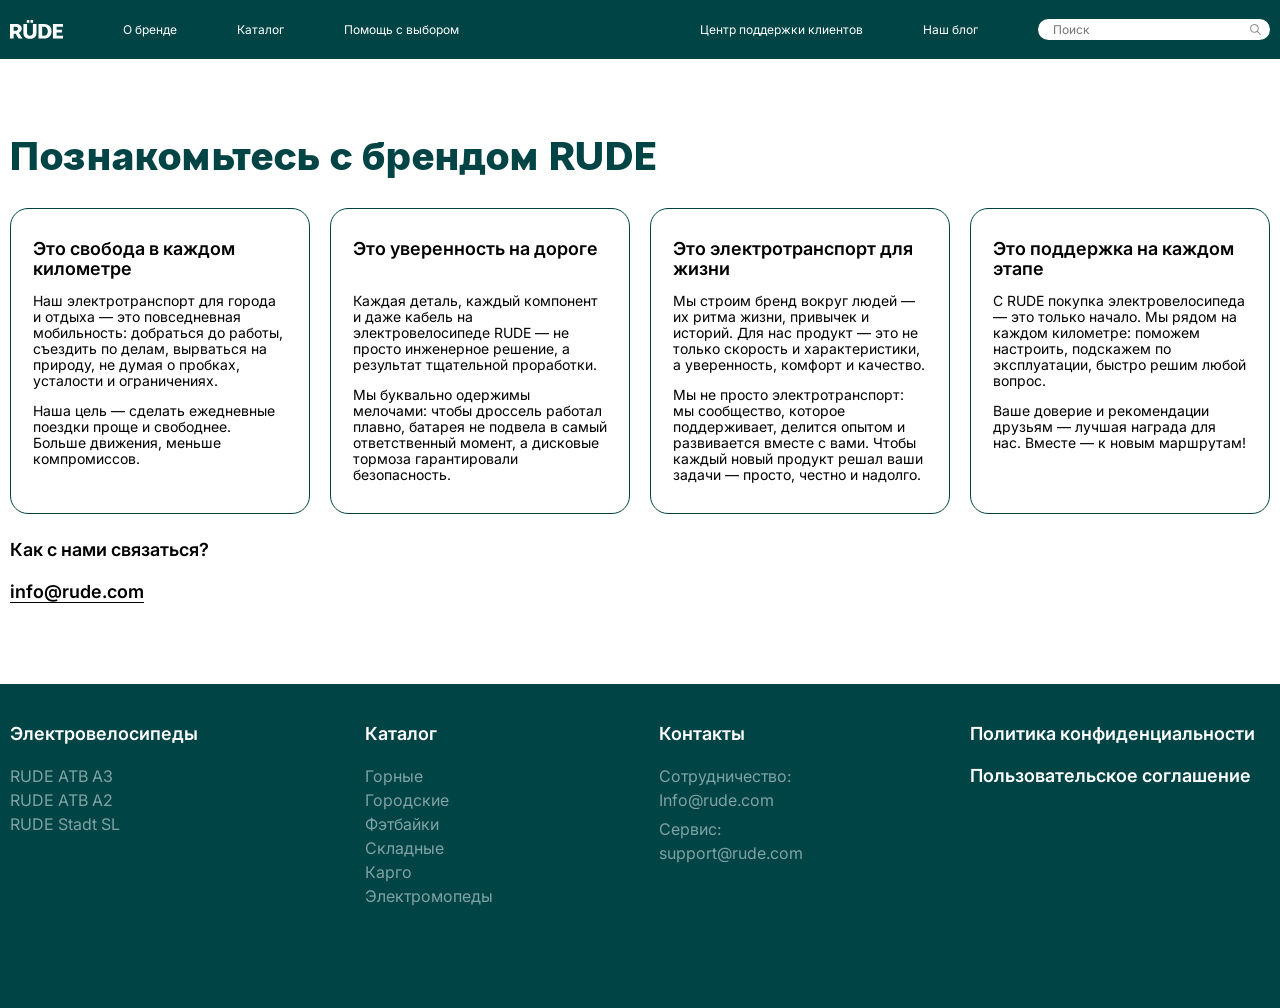
<file: src/about.html>
﻿<!doctype html>
<html lang="ru">
  <head>
    <meta charset="UTF-8" />
    <meta name="viewport" content="width=device-width, initial-scale=1.0" />
    <title>Layout</title>
    <link rel="preconnect" href="https://fonts.googleapis.com" />
    <link rel="preconnect" href="https://fonts.gstatic.com" crossorigin />
    <link
      href="https://fonts.googleapis.com/css2?family=Inter:wght@100..900&display=swap"
      rel="stylesheet"
    />
    <link rel="stylesheet" href="assets/reset.css">
    <link rel="stylesheet" href="assets/styles.css">
    <link rel="stylesheet" href="assets/media-tablet.css">
  </head>
  <body>
    
  <header class="header header-home">
    <div class="header-line">
      <div class="container">
        <nav class="header-left">
          <a href="#" class="header-logo">
            <svg width="53" height="19" viewBox="0 0 53 19" fill="none" xmlns="http://www.w3.org/2000/svg">
              <path d="M0 3.97241H5.98036C9.5346 3.97241 11.7516 5.74953 11.7516 8.5938C11.7516 10.58 10.6627 12.0653 8.82462 12.6489L12.5879 18.6075H8.55457L5.67111 13.6725H3.66313V18.6075H0V3.97241ZM5.35314 10.85C7.21302 10.85 7.98833 10.0747 7.98833 8.82029C7.98833 7.56585 7.21302 6.79054 5.35314 6.79054H3.65878V10.8457H5.35314V10.85Z" fill="white"/>
              <path d="M13.3809 12.8798V3.97239H17.0396V12.8188C17.0396 14.7832 18.1678 15.724 19.9667 15.724C21.7656 15.724 22.8937 14.7832 22.8937 12.8188V3.97239H26.4915V12.8798C26.4915 16.495 23.9826 18.7556 19.9667 18.7556C15.9507 18.7556 13.3809 16.4993 13.3809 12.8798ZM16.7914 0H19.3438V2.76151H16.7914V0ZM20.5547 0H23.1071V2.76151H20.5547V0Z" fill="white"/>
              <path d="M28.4951 3.97241H34.0356C38.6787 3.97241 41.584 6.7949 41.584 11.29C41.584 15.785 38.6787 18.6075 34.0356 18.6075H28.4951V3.97241ZM34.0399 15.785C36.3615 15.785 37.825 13.9252 37.825 11.29C37.825 8.65478 36.3615 6.7949 34.0399 6.7949H32.1583V15.785H34.0399Z" fill="white"/>
              <path d="M42.9424 3.97241H52.9997V6.7949H46.6012V9.70014H51.9325V12.5226H46.6012V15.785H52.9997V18.6075H42.9424V3.97241Z" fill="white"/>
            </svg>
          </a>
          <a href="#">О бренде</a>
          <a href="#">Каталог</a>
          <a href="#">Помощь с выбором</a>
        </nav>
        <button type="button" class="header-home-burger" aria-label="Открыть меню" aria-expanded="false">
          <span></span>
          <span></span>
          <span></span>
        </button>
        <div class="header-right">
          <a href="#">Центр поддержки клиентов</a>
          <a href="#">Наш блог</a>
          <form class="header-search">
            <input type="text" class="header-search-control" placeholder="Поиск">
            <button class="header-search-button">
              <svg width="11" height="11" viewBox="0 0 11 11" fill="none" xmlns="http://www.w3.org/2000/svg">
                <path fill-rule="evenodd" clip-rule="evenodd" d="M3.88776 0.0183702C3.44785 0.0731168 2.81447 0.265031 2.4216 0.462623C2.03615 0.656458 1.50969 1.04556 1.23451 1.33994C0.615447 2.00221 0.238891 2.72673 0.0667876 3.58665C-0.0233508 4.03701 -0.0220603 4.82987 0.069512 5.265C0.159306 5.69153 0.255725 5.97393 0.446556 6.36911C0.955839 7.42372 1.89038 8.24196 3.01399 8.61707C3.52032 8.78613 3.81672 8.83139 4.41832 8.83159C4.89749 8.83176 5.00492 8.82281 5.30889 8.75731C5.89214 8.6317 6.37183 8.43087 6.86749 8.10483L7.13704 7.92751L8.64559 9.43282C10.2411 11.0249 10.2135 11.0012 10.4696 10.9998C10.5803 10.9992 10.7674 10.9127 10.8482 10.8248C10.9285 10.7375 11.0002 10.5669 11 10.4638C10.9995 10.2136 11.0185 10.2356 9.43231 8.64612L7.92695 7.13763L8.10427 6.86808C8.43032 6.37244 8.63461 5.88474 8.75087 5.32422C9.0795 3.7403 8.51668 2.09154 7.29409 1.05658C6.4899 0.375786 5.57647 0.026859 4.53304 0.00190905C4.29644 -0.00376921 4.00606 0.00365835 3.88776 0.0183702ZM5.0067 1.15044C6.7183 1.43045 7.94605 3.09447 7.719 4.82646C7.44322 6.93023 5.36358 8.23643 3.35117 7.56986C2.22133 7.19564 1.34473 6.17195 1.13193 4.97822C1.08343 4.70624 1.08378 4.14016 1.13259 3.85978C1.35591 2.577 2.34766 1.50889 3.60673 1.19518C4.07584 1.07828 4.48569 1.06518 5.0067 1.15044Z" fill="#979797"/>
              </svg>
            </button>
          </form>
        </div>
      </div>
    </div>
    <div class="header-home-mobile-panel" aria-hidden="true">
      <nav class="header-home-mobile-nav">
        <a href="#">О бренде</a>
        <div class="header-home-mobile-item has-children">
          <button type="button" class="header-home-mobile-subtoggle" aria-expanded="false">
            <span>Каталог</span>
            <svg width="8" height="8" viewBox="0 0 8 8" fill="none" xmlns="http://www.w3.org/2000/svg">
              <path d="M3.96434 0.146371C4.15955 -0.0488403 4.47609 -0.0487416 4.67136 0.146371L7.85348 3.32848C8.04874 3.52375 8.04874 3.84025 7.85348 4.03551L4.67136 7.21763C4.47609 7.41274 4.15955 7.41284 3.96434 7.21763C3.76913 7.02241 3.76922 6.70587 3.96434 6.5106L6.29294 4.182L0.499998 4.182C0.223857 4.182 3.46032e-07 3.95814 3.21891e-07 3.682C2.9775e-07 3.40586 0.223857 3.182 0.499998 3.182L6.29294 3.182L3.96434 0.853399C3.76922 0.658126 3.76913 0.341583 3.96434 0.146371Z" fill="#FFFFFF"/>
            </svg>
          </button>
          <div class="header-home-mobile-submenu">
            <a href="#">Горные</a>
            <a href="#">Фэтбайки</a>
            <a href="#">Городские</a>
            <a href="#">Складные</a>
            <a href="#">Карго</a>
            <a href="#">Электромопеды</a>
          </div>
        </div>
        <a href="#">Помощь с выбором</a>
        <a href="#">Центр поддержки клиентов</a>
        <a href="#">Наш блог</a>
      </nav>
      <form class="header-search header-home-mobile-search">
        <input type="text" class="header-search-control" placeholder="Поиск">
        <button class="header-search-button" type="button">
          <svg width="11" height="11" viewBox="0 0 11 11" fill="none" xmlns="http://www.w3.org/2000/svg">
            <path fill-rule="evenodd" clip-rule="evenodd" d="M3.88776 0.0183702C3.44785 0.0731168 2.81447 0.265031 2.4216 0.462623C2.03615 0.656458 1.50969 1.04556 1.23451 1.33994C0.615447 2.00221 0.238891 2.72673 0.0667876 3.58665C-0.0233508 4.03701 -0.0220603 4.82987 0.069512 5.265C0.159306 5.69153 0.255725 5.97393 0.446556 6.36911C0.955839 7.42372 1.89038 8.24196 3.01399 8.61707C3.52032 8.78613 3.81672 8.83139 4.41832 8.83159C4.89749 8.83176 5.00492 8.82281 5.30889 8.75731C5.89214 8.6317 6.37183 8.43087 6.86749 8.10483L7.13704 7.92751L8.64559 9.43282C10.2411 11.0249 10.2135 11.0012 10.4696 10.9998C10.5803 10.9992 10.7674 10.9127 10.8482 10.8248C10.9285 10.7375 11.0002 10.5669 11 10.4638C10.9995 10.2136 11.0185 10.2356 9.43231 8.64612L7.92695 7.13763L8.10427 6.86808C8.43032 6.37244 8.63461 5.88474 8.75087 5.32422C9.0795 3.7403 8.51668 2.09154 7.29409 1.05658C6.4899 0.375786 5.57647 0.026859 4.53304 0.00190905C4.29644 -0.00376921 4.00606 0.00365835 3.88776 0.0183702ZM5.0067 1.15044C6.7183 1.43045 7.94605 3.09447 7.719 4.82646C7.44322 6.93023 5.36358 8.23643 3.35117 7.56986C2.22133 7.19564 1.34473 6.17195 1.13193 4.97822C1.08343 4.70624 1.08378 4.14016 1.13259 3.85978C1.35591 2.577 2.34766 1.50889 3.60673 1.19518C4.07584 1.07828 4.48569 1.06518 5.0067 1.15044Z" fill="#979797"/>
          </svg>
        </button>
      </form>
    </div>
    <div class="catalog-menu" id="catalog-menu" aria-hidden="true">
      <div class="catalog-menu-panel">
        <div class="catalog-menu-sidebar">
          <h3>Все модели</h3>
          <div class="catalog-menu-categories">
            <button type="button" class="catalog-menu-category active" data-preview="mountain">
              <span>Горные</span>
              <svg width="8" height="8" viewBox="0 0 8 8" fill="none" xmlns="http://www.w3.org/2000/svg">
                <path d="M3.96434 0.146371C4.15955 -0.0488403 4.47609 -0.0487416 4.67136 0.146371L7.85348 3.32848C8.04874 3.52375 8.04874 3.84025 7.85348 4.03551L4.67136 7.21763C4.47609 7.41274 4.15955 7.41284 3.96434 7.21763C3.76913 7.02241 3.76922 6.70587 3.96434 6.5106L6.29294 4.182L0.499998 4.182C0.223857 4.182 3.46032e-07 3.95814 3.21891e-07 3.682C2.9775e-07 3.40586 0.223857 3.182 0.499998 3.182L6.29294 3.182L3.96434 0.853399C3.76922 0.658126 3.76913 0.341583 3.96434 0.146371Z" fill="#979797"/>
              </svg>
            </button>
            <button type="button" class="catalog-menu-category" data-preview="fat">
              <span>Фэтбайки</span>
              <svg width="8" height="8" viewBox="0 0 8 8" fill="none" xmlns="http://www.w3.org/2000/svg">
                <path d="M3.96434 0.146371C4.15955 -0.0488403 4.47609 -0.0487416 4.67136 0.146371L7.85348 3.32848C8.04874 3.52375 8.04874 3.84025 7.85348 4.03551L4.67136 7.21763C4.47609 7.41274 4.15955 7.41284 3.96434 7.21763C3.76913 7.02241 3.76922 6.70587 3.96434 6.5106L6.29294 4.182L0.499998 4.182C0.223857 4.182 3.46032e-07 3.95814 3.21891e-07 3.682C2.9775e-07 3.40586 0.223857 3.182 0.499998 3.182L6.29294 3.182L3.96434 0.853399C3.76922 0.658126 3.76913 0.341583 3.96434 0.146371Z" fill="#979797"/>
              </svg>
            </button>
            <button type="button" class="catalog-menu-category" data-preview="city">
              <span>Городские</span>
              <svg width="8" height="8" viewBox="0 0 8 8" fill="none" xmlns="http://www.w3.org/2000/svg">
                <path d="M3.96434 0.146371C4.15955 -0.0488403 4.47609 -0.0487416 4.67136 0.146371L7.85348 3.32848C8.04874 3.52375 8.04874 3.84025 7.85348 4.03551L4.67136 7.21763C4.47609 7.41274 4.15955 7.41284 3.96434 7.21763C3.76913 7.02241 3.76922 6.70587 3.96434 6.5106L6.29294 4.182L0.499998 4.182C0.223857 4.182 3.46032e-07 3.95814 3.21891e-07 3.682C2.9775e-07 3.40586 0.223857 3.182 0.499998 3.182L6.29294 3.182L3.96434 0.853399C3.76922 0.658126 3.76913 0.341583 3.96434 0.146371Z" fill="#979797"/>
              </svg>
            </button>
            <button type="button" class="catalog-menu-category" data-preview="folding">
              <span>Складные</span>
              <svg width="8" height="8" viewBox="0 0 8 8" fill="none" xmlns="http://www.w3.org/2000/svg">
                <path d="M3.96434 0.146371C4.15955 -0.0488403 4.47609 -0.0487416 4.67136 0.146371L7.85348 3.32848C8.04874 3.52375 8.04874 3.84025 7.85348 4.03551L4.67136 7.21763C4.47609 7.41274 4.15955 7.41284 3.96434 7.21763C3.76913 7.02241 3.76922 6.70587 3.96434 6.5106L6.29294 4.182L0.499998 4.182C0.223857 4.182 3.46032e-07 3.95814 3.21891e-07 3.682C2.9775e-07 3.40586 0.223857 3.182 0.499998 3.182L6.29294 3.182L3.96434 0.853399C3.76922 0.658126 3.76913 0.341583 3.96434 0.146371Z" fill="#979797"/>
              </svg>
            </button>
            <button type="button" class="catalog-menu-category" data-preview="cargo">
              <span>Карго</span>
              <svg width="8" height="8" viewBox="0 0 8 8" fill="none" xmlns="http://www.w3.org/2000/svg">
                <path d="M3.96434 0.146371C4.15955 -0.0488403 4.47609 -0.0487416 4.67136 0.146371L7.85348 3.32848C8.04874 3.52375 8.04874 3.84025 7.85348 4.03551L4.67136 7.21763C4.47609 7.41274 4.15955 7.41284 3.96434 7.21763C3.76913 7.02241 3.76922 6.70587 3.96434 6.5106L6.29294 4.182L0.499998 4.182C0.223857 4.182 3.46032e-07 3.95814 3.21891e-07 3.682C2.9775e-07 3.40586 0.223857 3.182 0.499998 3.182L6.29294 3.182L3.96434 0.853399C3.76922 0.658126 3.76913 0.341583 3.96434 0.146371Z" fill="#979797"/>
              </svg>
            </button>
            <button type="button" class="catalog-menu-category" data-preview="moped">
              <span>Электромопеды</span>
              <svg width="8" height="8" viewBox="0 0 8 8" fill="none" xmlns="http://www.w3.org/2000/svg">
                <path d="M3.96434 0.146371C4.15955 -0.0488403 4.47609 -0.0487416 4.67136 0.146371L7.85348 3.32848C8.04874 3.52375 8.04874 3.84025 7.85348 4.03551L4.67136 7.21763C4.47609 7.41274 4.15955 7.41284 3.96434 7.21763C3.76913 7.02241 3.76922 6.70587 3.96434 6.5106L6.29294 4.182L0.499998 4.182C0.223857 4.182 3.46032e-07 3.95814 3.21891e-07 3.682C2.9775e-07 3.40586 0.223857 3.182 0.499998 3.182L6.29294 3.182L3.96434 0.853399C3.76922 0.658126 3.76913 0.341583 3.96434 0.146371Z" fill="#979797"/>
              </svg>
            </button>
          </div>
        </div>
        <div class="catalog-menu-preview">
          <div class="catalog-menu-products is-active" data-preview-content="mountain">
            <article class="catalog-menu-product">
              <div class="catalog-menu-product-image-wrap">
                <img src="assets/images/bike-selection-1.png" alt="" class="catalog-menu-product-image">
              </div>
              <h4>ATB A3-A3HGM</h4>
            </article>
            <article class="catalog-menu-product">
              <div class="catalog-menu-product-image-wrap">
                <img src="assets/images/bike-selection-1.png" alt="" class="catalog-menu-product-image">
              </div>
              <h4>ATB A2-A3HGM</h4>
            </article>
            <article class="catalog-menu-product">
              <div class="catalog-menu-product-image-wrap">
                <img src="assets/images/bike-selection-1.png" alt="" class="catalog-menu-product-image">
              </div>
              <h4>ATB Trail M1</h4>
            </article>
          </div>
          <div class="catalog-menu-products" data-preview-content="fat">
            <article class="catalog-menu-product">
              <div class="catalog-menu-product-image-wrap">
                <img src="assets/images/bike-selection-1.png" alt="" class="catalog-menu-product-image">
              </div>
              <h4>Fat 26 Pro</h4>
            </article>
            <article class="catalog-menu-product">
              <div class="catalog-menu-product-image-wrap">
                <img src="assets/images/bike-selection-1.png" alt="" class="catalog-menu-product-image">
              </div>
              <h4>Fat Urban X</h4>
            </article>
          </div>
          <div class="catalog-menu-products" data-preview-content="city">
            <article class="catalog-menu-product">
              <div class="catalog-menu-product-image-wrap">
                <img src="assets/images/bike-selection-1.png" alt="" class="catalog-menu-product-image">
              </div>
              <h4>Stadt SL-S3HWM</h4>
            </article>
            <article class="catalog-menu-product">
              <div class="catalog-menu-product-image-wrap">
                <img src="assets/images/bike-selection-1.png" alt="" class="catalog-menu-product-image">
              </div>
              <h4>City Flow A2</h4>
            </article>
            <article class="catalog-menu-product">
              <div class="catalog-menu-product-image-wrap">
                <img src="assets/images/bike-selection-1.png" alt="" class="catalog-menu-product-image">
              </div>
              <h4>Urban Ride Lite</h4>
            </article>
          </div>
          <div class="catalog-menu-products" data-preview-content="folding">
            <article class="catalog-menu-product">
              <div class="catalog-menu-product-image-wrap">
                <img src="assets/images/bike-selection-1.png" alt="" class="catalog-menu-product-image">
              </div>
              <h4>Fold Mini 20</h4>
            </article>
            <article class="catalog-menu-product">
              <div class="catalog-menu-product-image-wrap">
                <img src="assets/images/bike-selection-1.png" alt="" class="catalog-menu-product-image">
              </div>
              <h4>Fold City One</h4>
            </article>
            <article class="catalog-menu-product">
              <div class="catalog-menu-product-image-wrap">
                <img src="assets/images/bike-selection-1.png" alt="" class="catalog-menu-product-image">
              </div>
              <h4>Compact Move</h4>
            </article>
          </div>
          <div class="catalog-menu-products" data-preview-content="cargo">
            <article class="catalog-menu-product">
              <div class="catalog-menu-product-image-wrap">
                <img src="assets/images/bike-selection-1.png" alt="" class="catalog-menu-product-image">
              </div>
              <h4>Cargo Long Bed</h4>
            </article>
            <article class="catalog-menu-product">
              <div class="catalog-menu-product-image-wrap">
                <img src="assets/images/bike-selection-1.png" alt="" class="catalog-menu-product-image">
              </div>
              <h4>Cargo Family+</h4>
            </article>
            <article class="catalog-menu-product">
              <div class="catalog-menu-product-image-wrap">
                <img src="assets/images/bike-selection-1.png" alt="" class="catalog-menu-product-image">
              </div>
              <h4>Cargo Box S</h4>
            </article>
          </div>
          <div class="catalog-menu-products" data-preview-content="moped">
            <article class="catalog-menu-product">
              <div class="catalog-menu-product-image-wrap">
                <img src="assets/images/bike-selection-1.png" alt="" class="catalog-menu-product-image">
              </div>
              <h4>Moto E1</h4>
            </article>
          </div>
          <a href="#" class="catalog-menu-link">Посмотреть все</a>
        </div>
      </div>
    </div>
  </header>

  <section class="about-page">
    <div class="container">
      <h1 class="about-page-title second-font">Познакомьтесь с брендом RUDE</h1>

      <div class="about-page-grid">
        <article class="about-page-card">
          <h3>Это свобода в каждом километре</h3>
          <p>Наш электротранспорт для города и отдыха — это повседневная мобильность: добраться до работы, съездить по делам, вырваться на природу, не думая о пробках, усталости и ограничениях.</p>
          <p>Наша цель — сделать ежедневные поездки проще и свободнее. Больше движения, меньше компромиссов.</p>
        </article>

        <article class="about-page-card">
          <h3>Это уверенность на дороге</h3>
          <p>Каждая деталь, каждый компонент и даже кабель на электровелосипеде RUDE — не просто инженерное решение, а результат тщательной проработки.</p>
          <p>Мы буквально одержимы мелочами: чтобы дроссель работал плавно, батарея не подвела в самый ответственный момент, а дисковые тормоза гарантировали безопасность.</p>
        </article>

        <article class="about-page-card">
          <h3>Это электротранспорт для жизни</h3>
          <p>Мы строим бренд вокруг людей — их ритма жизни, привычек и историй. Для нас продукт — это не только скорость и характеристики, а уверенность, комфорт и качество.</p>
          <p>Мы не просто электротранспорт: мы сообщество, которое поддерживает, делится опытом и развивается вместе с вами. Чтобы каждый новый продукт решал ваши задачи — просто, честно и надолго.</p>
        </article>

        <article class="about-page-card">
          <h3>Это поддержка на каждом этапе</h3>
          <p>С RUDE покупка электровелосипеда — это только начало. Мы рядом на каждом километре: поможем настроить, подскажем по эксплуатации, быстро решим любой вопрос.</p>
          <p>Ваше доверие и рекомендации друзьям — лучшая награда для нас. Вместе — к новым маршрутам!</p>
        </article>
      </div>

      <div class="about-page-contact">
        <h2>Как с нами связаться?</h2>
        <a href="mailto:info@rude.com">info@rude.com</a>
      </div>
    </div>
  </section>

  <footer class="footer">
    <div class="container">
      <div class="footer-col">
        <div class="footer-title">Электровелосипеды</div>
        <nav>
          <a href="#">RUDE ATB A3</a>
          <a href="#">RUDE ATB A2</a>
          <a href="#">RUDE Stadt SL</a>
        </nav>
      </div>
      <div class="footer-col">
        <div class="footer-title">Каталог</div>
        <nav>
          <a href="#">Горные</a>
          <a href="#">Городские</a>
          <a href="#">Фэтбайки</a>
          <a href="#">Складные</a>
          <a href="#">Карго</a>
          <a href="#">Электромопеды</a>
        </nav>
      </div>
      <div class="footer-col">
        <div class="footer-title">Контакты</div>
        <p>Сотрудничество:<br><a href="mailto:info@rude.com">Info@rude.com</a></p>
        <p>Сервис:<br><a href="mailto:support@rude.com">support@rude.com</a></p>
      </div>
      <div class="footer-col">
        <a href="#" class="footer-title">Политика конфиденциальности</a>
        <a href="#" class="footer-title">Пользовательское соглашение</a>
      </div>
    </div>
  </footer>

  <script src="assets/app.js"></script>
  </body>
</html>
</file>
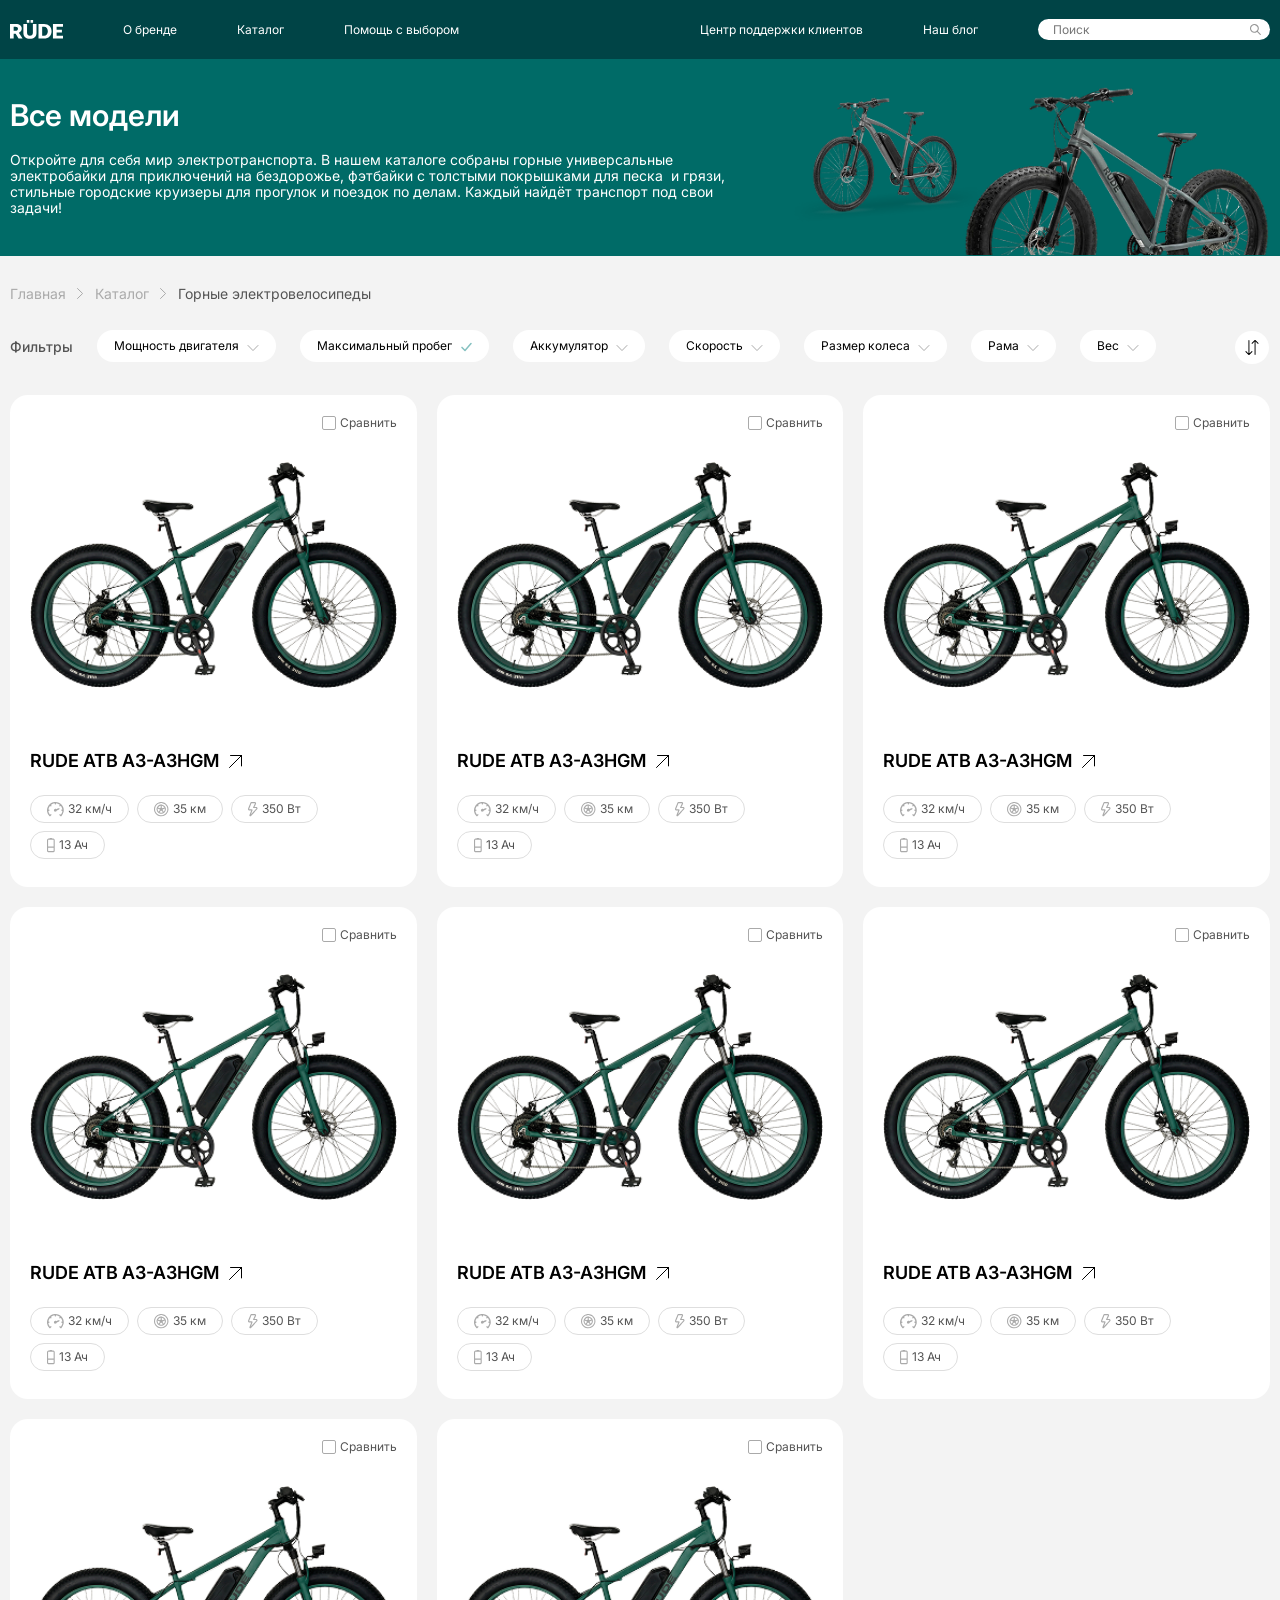
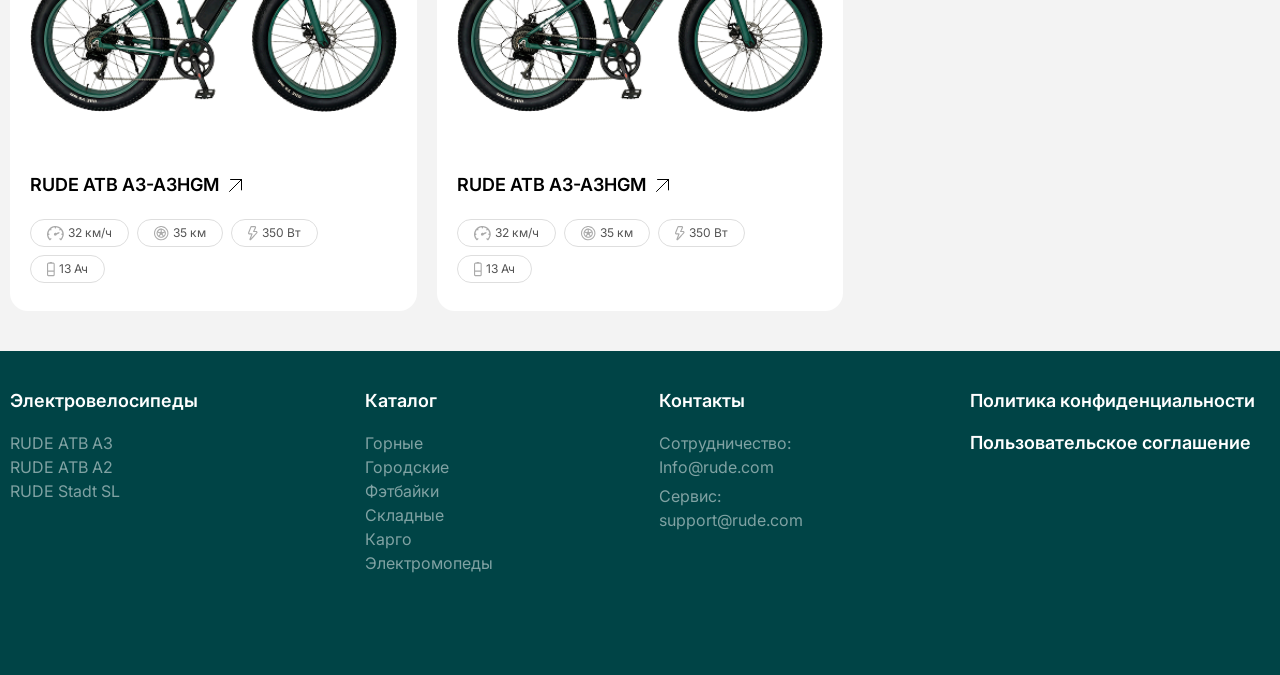
<file: src/catalog.html>
﻿<!doctype html>
<html lang="ru">
  <head>
    <meta charset="UTF-8" />
    <meta name="viewport" content="width=device-width, initial-scale=1.0" />
    <title>Layout</title>
    <link rel="preconnect" href="https://fonts.googleapis.com" />
    <link rel="preconnect" href="https://fonts.gstatic.com" crossorigin />
    <link
      href="https://fonts.googleapis.com/css2?family=Inter:wght@100..900&display=swap"
      rel="stylesheet"
    />
    <link rel="stylesheet" href="assets/reset.css">
    <link rel="stylesheet" href="assets/styles.css">
    <link rel="stylesheet" href="assets/media-tablet.css">
  </head>
  <body>
    
  <header class="header header-home">
    <div class="header-line">
      <div class="container">
        <nav class="header-left">
          <a href="#" class="header-logo">
            <svg width="53" height="19" viewBox="0 0 53 19" fill="none" xmlns="http://www.w3.org/2000/svg">
              <path d="M0 3.97241H5.98036C9.5346 3.97241 11.7516 5.74953 11.7516 8.5938C11.7516 10.58 10.6627 12.0653 8.82462 12.6489L12.5879 18.6075H8.55457L5.67111 13.6725H3.66313V18.6075H0V3.97241ZM5.35314 10.85C7.21302 10.85 7.98833 10.0747 7.98833 8.82029C7.98833 7.56585 7.21302 6.79054 5.35314 6.79054H3.65878V10.8457H5.35314V10.85Z" fill="white"/>
              <path d="M13.3809 12.8798V3.97239H17.0396V12.8188C17.0396 14.7832 18.1678 15.724 19.9667 15.724C21.7656 15.724 22.8937 14.7832 22.8937 12.8188V3.97239H26.4915V12.8798C26.4915 16.495 23.9826 18.7556 19.9667 18.7556C15.9507 18.7556 13.3809 16.4993 13.3809 12.8798ZM16.7914 0H19.3438V2.76151H16.7914V0ZM20.5547 0H23.1071V2.76151H20.5547V0Z" fill="white"/>
              <path d="M28.4951 3.97241H34.0356C38.6787 3.97241 41.584 6.7949 41.584 11.29C41.584 15.785 38.6787 18.6075 34.0356 18.6075H28.4951V3.97241ZM34.0399 15.785C36.3615 15.785 37.825 13.9252 37.825 11.29C37.825 8.65478 36.3615 6.7949 34.0399 6.7949H32.1583V15.785H34.0399Z" fill="white"/>
              <path d="M42.9424 3.97241H52.9997V6.7949H46.6012V9.70014H51.9325V12.5226H46.6012V15.785H52.9997V18.6075H42.9424V3.97241Z" fill="white"/>
            </svg>
          </a>
          <a href="#">О бренде</a>
          <a href="#">Каталог</a>
          <a href="#">Помощь с выбором</a>
        </nav>
        <button type="button" class="header-home-burger" aria-label="Открыть меню" aria-expanded="false">
          <span></span>
          <span></span>
          <span></span>
        </button>
        <div class="header-right">
          <a href="#">Центр поддержки клиентов</a>
          <a href="#">Наш блог</a>
          <form class="header-search">
            <input type="text" class="header-search-control" placeholder="Поиск">
            <button class="header-search-button">
              <svg width="11" height="11" viewBox="0 0 11 11" fill="none" xmlns="http://www.w3.org/2000/svg">
                <path fill-rule="evenodd" clip-rule="evenodd" d="M3.88776 0.0183702C3.44785 0.0731168 2.81447 0.265031 2.4216 0.462623C2.03615 0.656458 1.50969 1.04556 1.23451 1.33994C0.615447 2.00221 0.238891 2.72673 0.0667876 3.58665C-0.0233508 4.03701 -0.0220603 4.82987 0.069512 5.265C0.159306 5.69153 0.255725 5.97393 0.446556 6.36911C0.955839 7.42372 1.89038 8.24196 3.01399 8.61707C3.52032 8.78613 3.81672 8.83139 4.41832 8.83159C4.89749 8.83176 5.00492 8.82281 5.30889 8.75731C5.89214 8.6317 6.37183 8.43087 6.86749 8.10483L7.13704 7.92751L8.64559 9.43282C10.2411 11.0249 10.2135 11.0012 10.4696 10.9998C10.5803 10.9992 10.7674 10.9127 10.8482 10.8248C10.9285 10.7375 11.0002 10.5669 11 10.4638C10.9995 10.2136 11.0185 10.2356 9.43231 8.64612L7.92695 7.13763L8.10427 6.86808C8.43032 6.37244 8.63461 5.88474 8.75087 5.32422C9.0795 3.7403 8.51668 2.09154 7.29409 1.05658C6.4899 0.375786 5.57647 0.026859 4.53304 0.00190905C4.29644 -0.00376921 4.00606 0.00365835 3.88776 0.0183702ZM5.0067 1.15044C6.7183 1.43045 7.94605 3.09447 7.719 4.82646C7.44322 6.93023 5.36358 8.23643 3.35117 7.56986C2.22133 7.19564 1.34473 6.17195 1.13193 4.97822C1.08343 4.70624 1.08378 4.14016 1.13259 3.85978C1.35591 2.577 2.34766 1.50889 3.60673 1.19518C4.07584 1.07828 4.48569 1.06518 5.0067 1.15044Z" fill="#979797"/>
              </svg>
            </button>
          </form>
        </div>
      </div>
    </div>
    <div class="header-home-mobile-panel" aria-hidden="true">
      <nav class="header-home-mobile-nav">
        <a href="#">О бренде</a>
        <div class="header-home-mobile-item has-children">
          <button type="button" class="header-home-mobile-subtoggle" aria-expanded="false">
            <span>Каталог</span>
            <svg width="8" height="8" viewBox="0 0 8 8" fill="none" xmlns="http://www.w3.org/2000/svg">
              <path d="M3.96434 0.146371C4.15955 -0.0488403 4.47609 -0.0487416 4.67136 0.146371L7.85348 3.32848C8.04874 3.52375 8.04874 3.84025 7.85348 4.03551L4.67136 7.21763C4.47609 7.41274 4.15955 7.41284 3.96434 7.21763C3.76913 7.02241 3.76922 6.70587 3.96434 6.5106L6.29294 4.182L0.499998 4.182C0.223857 4.182 3.46032e-07 3.95814 3.21891e-07 3.682C2.9775e-07 3.40586 0.223857 3.182 0.499998 3.182L6.29294 3.182L3.96434 0.853399C3.76922 0.658126 3.76913 0.341583 3.96434 0.146371Z" fill="#FFFFFF"/>
            </svg>
          </button>
          <div class="header-home-mobile-submenu">
            <a href="#">Горные</a>
            <a href="#">Фэтбайки</a>
            <a href="#">Городские</a>
            <a href="#">Складные</a>
            <a href="#">Карго</a>
            <a href="#">Электромопеды</a>
          </div>
        </div>
        <a href="#">Помощь с выбором</a>
        <a href="#">Центр поддержки клиентов</a>
        <a href="#">Наш блог</a>
      </nav>
      <form class="header-search header-home-mobile-search">
        <input type="text" class="header-search-control" placeholder="Поиск">
        <button class="header-search-button" type="button">
          <svg width="11" height="11" viewBox="0 0 11 11" fill="none" xmlns="http://www.w3.org/2000/svg">
            <path fill-rule="evenodd" clip-rule="evenodd" d="M3.88776 0.0183702C3.44785 0.0731168 2.81447 0.265031 2.4216 0.462623C2.03615 0.656458 1.50969 1.04556 1.23451 1.33994C0.615447 2.00221 0.238891 2.72673 0.0667876 3.58665C-0.0233508 4.03701 -0.0220603 4.82987 0.069512 5.265C0.159306 5.69153 0.255725 5.97393 0.446556 6.36911C0.955839 7.42372 1.89038 8.24196 3.01399 8.61707C3.52032 8.78613 3.81672 8.83139 4.41832 8.83159C4.89749 8.83176 5.00492 8.82281 5.30889 8.75731C5.89214 8.6317 6.37183 8.43087 6.86749 8.10483L7.13704 7.92751L8.64559 9.43282C10.2411 11.0249 10.2135 11.0012 10.4696 10.9998C10.5803 10.9992 10.7674 10.9127 10.8482 10.8248C10.9285 10.7375 11.0002 10.5669 11 10.4638C10.9995 10.2136 11.0185 10.2356 9.43231 8.64612L7.92695 7.13763L8.10427 6.86808C8.43032 6.37244 8.63461 5.88474 8.75087 5.32422C9.0795 3.7403 8.51668 2.09154 7.29409 1.05658C6.4899 0.375786 5.57647 0.026859 4.53304 0.00190905C4.29644 -0.00376921 4.00606 0.00365835 3.88776 0.0183702ZM5.0067 1.15044C6.7183 1.43045 7.94605 3.09447 7.719 4.82646C7.44322 6.93023 5.36358 8.23643 3.35117 7.56986C2.22133 7.19564 1.34473 6.17195 1.13193 4.97822C1.08343 4.70624 1.08378 4.14016 1.13259 3.85978C1.35591 2.577 2.34766 1.50889 3.60673 1.19518C4.07584 1.07828 4.48569 1.06518 5.0067 1.15044Z" fill="#979797"/>
          </svg>
        </button>
      </form>
    </div>
    <div class="catalog-menu" id="catalog-menu" aria-hidden="true">
      <div class="catalog-menu-panel">
        <div class="catalog-menu-sidebar">
          <h3>Все модели</h3>
          <div class="catalog-menu-categories">
            <button type="button" class="catalog-menu-category active" data-preview="mountain">
              <span>Горные</span>
              <svg width="8" height="8" viewBox="0 0 8 8" fill="none" xmlns="http://www.w3.org/2000/svg">
                <path d="M3.96434 0.146371C4.15955 -0.0488403 4.47609 -0.0487416 4.67136 0.146371L7.85348 3.32848C8.04874 3.52375 8.04874 3.84025 7.85348 4.03551L4.67136 7.21763C4.47609 7.41274 4.15955 7.41284 3.96434 7.21763C3.76913 7.02241 3.76922 6.70587 3.96434 6.5106L6.29294 4.182L0.499998 4.182C0.223857 4.182 3.46032e-07 3.95814 3.21891e-07 3.682C2.9775e-07 3.40586 0.223857 3.182 0.499998 3.182L6.29294 3.182L3.96434 0.853399C3.76922 0.658126 3.76913 0.341583 3.96434 0.146371Z" fill="#979797"/>
              </svg>
            </button>
            <button type="button" class="catalog-menu-category" data-preview="fat">
              <span>Фэтбайки</span>
              <svg width="8" height="8" viewBox="0 0 8 8" fill="none" xmlns="http://www.w3.org/2000/svg">
                <path d="M3.96434 0.146371C4.15955 -0.0488403 4.47609 -0.0487416 4.67136 0.146371L7.85348 3.32848C8.04874 3.52375 8.04874 3.84025 7.85348 4.03551L4.67136 7.21763C4.47609 7.41274 4.15955 7.41284 3.96434 7.21763C3.76913 7.02241 3.76922 6.70587 3.96434 6.5106L6.29294 4.182L0.499998 4.182C0.223857 4.182 3.46032e-07 3.95814 3.21891e-07 3.682C2.9775e-07 3.40586 0.223857 3.182 0.499998 3.182L6.29294 3.182L3.96434 0.853399C3.76922 0.658126 3.76913 0.341583 3.96434 0.146371Z" fill="#979797"/>
              </svg>
            </button>
            <button type="button" class="catalog-menu-category" data-preview="city">
              <span>Городские</span>
              <svg width="8" height="8" viewBox="0 0 8 8" fill="none" xmlns="http://www.w3.org/2000/svg">
                <path d="M3.96434 0.146371C4.15955 -0.0488403 4.47609 -0.0487416 4.67136 0.146371L7.85348 3.32848C8.04874 3.52375 8.04874 3.84025 7.85348 4.03551L4.67136 7.21763C4.47609 7.41274 4.15955 7.41284 3.96434 7.21763C3.76913 7.02241 3.76922 6.70587 3.96434 6.5106L6.29294 4.182L0.499998 4.182C0.223857 4.182 3.46032e-07 3.95814 3.21891e-07 3.682C2.9775e-07 3.40586 0.223857 3.182 0.499998 3.182L6.29294 3.182L3.96434 0.853399C3.76922 0.658126 3.76913 0.341583 3.96434 0.146371Z" fill="#979797"/>
              </svg>
            </button>
            <button type="button" class="catalog-menu-category" data-preview="folding">
              <span>Складные</span>
              <svg width="8" height="8" viewBox="0 0 8 8" fill="none" xmlns="http://www.w3.org/2000/svg">
                <path d="M3.96434 0.146371C4.15955 -0.0488403 4.47609 -0.0487416 4.67136 0.146371L7.85348 3.32848C8.04874 3.52375 8.04874 3.84025 7.85348 4.03551L4.67136 7.21763C4.47609 7.41274 4.15955 7.41284 3.96434 7.21763C3.76913 7.02241 3.76922 6.70587 3.96434 6.5106L6.29294 4.182L0.499998 4.182C0.223857 4.182 3.46032e-07 3.95814 3.21891e-07 3.682C2.9775e-07 3.40586 0.223857 3.182 0.499998 3.182L6.29294 3.182L3.96434 0.853399C3.76922 0.658126 3.76913 0.341583 3.96434 0.146371Z" fill="#979797"/>
              </svg>
            </button>
            <button type="button" class="catalog-menu-category" data-preview="cargo">
              <span>Карго</span>
              <svg width="8" height="8" viewBox="0 0 8 8" fill="none" xmlns="http://www.w3.org/2000/svg">
                <path d="M3.96434 0.146371C4.15955 -0.0488403 4.47609 -0.0487416 4.67136 0.146371L7.85348 3.32848C8.04874 3.52375 8.04874 3.84025 7.85348 4.03551L4.67136 7.21763C4.47609 7.41274 4.15955 7.41284 3.96434 7.21763C3.76913 7.02241 3.76922 6.70587 3.96434 6.5106L6.29294 4.182L0.499998 4.182C0.223857 4.182 3.46032e-07 3.95814 3.21891e-07 3.682C2.9775e-07 3.40586 0.223857 3.182 0.499998 3.182L6.29294 3.182L3.96434 0.853399C3.76922 0.658126 3.76913 0.341583 3.96434 0.146371Z" fill="#979797"/>
              </svg>
            </button>
            <button type="button" class="catalog-menu-category" data-preview="moped">
              <span>Электромопеды</span>
              <svg width="8" height="8" viewBox="0 0 8 8" fill="none" xmlns="http://www.w3.org/2000/svg">
                <path d="M3.96434 0.146371C4.15955 -0.0488403 4.47609 -0.0487416 4.67136 0.146371L7.85348 3.32848C8.04874 3.52375 8.04874 3.84025 7.85348 4.03551L4.67136 7.21763C4.47609 7.41274 4.15955 7.41284 3.96434 7.21763C3.76913 7.02241 3.76922 6.70587 3.96434 6.5106L6.29294 4.182L0.499998 4.182C0.223857 4.182 3.46032e-07 3.95814 3.21891e-07 3.682C2.9775e-07 3.40586 0.223857 3.182 0.499998 3.182L6.29294 3.182L3.96434 0.853399C3.76922 0.658126 3.76913 0.341583 3.96434 0.146371Z" fill="#979797"/>
              </svg>
            </button>
          </div>
        </div>
        <div class="catalog-menu-preview">
          <div class="catalog-menu-products is-active" data-preview-content="mountain">
            <article class="catalog-menu-product">
              <div class="catalog-menu-product-image-wrap">
                <img src="assets/images/bike-selection-1.png" alt="" class="catalog-menu-product-image">
              </div>
              <h4>ATB A3-A3HGM</h4>
            </article>
            <article class="catalog-menu-product">
              <div class="catalog-menu-product-image-wrap">
                <img src="assets/images/bike-selection-1.png" alt="" class="catalog-menu-product-image">
              </div>
              <h4>ATB A2-A3HGM</h4>
            </article>
            <article class="catalog-menu-product">
              <div class="catalog-menu-product-image-wrap">
                <img src="assets/images/bike-selection-1.png" alt="" class="catalog-menu-product-image">
              </div>
              <h4>ATB Trail M1</h4>
            </article>
          </div>
          <div class="catalog-menu-products" data-preview-content="fat">
            <article class="catalog-menu-product">
              <div class="catalog-menu-product-image-wrap">
                <img src="assets/images/bike-selection-1.png" alt="" class="catalog-menu-product-image">
              </div>
              <h4>Fat 26 Pro</h4>
            </article>
            <article class="catalog-menu-product">
              <div class="catalog-menu-product-image-wrap">
                <img src="assets/images/bike-selection-1.png" alt="" class="catalog-menu-product-image">
              </div>
              <h4>Fat Urban X</h4>
            </article>
          </div>
          <div class="catalog-menu-products" data-preview-content="city">
            <article class="catalog-menu-product">
              <div class="catalog-menu-product-image-wrap">
                <img src="assets/images/bike-selection-1.png" alt="" class="catalog-menu-product-image">
              </div>
              <h4>Stadt SL-S3HWM</h4>
            </article>
            <article class="catalog-menu-product">
              <div class="catalog-menu-product-image-wrap">
                <img src="assets/images/bike-selection-1.png" alt="" class="catalog-menu-product-image">
              </div>
              <h4>City Flow A2</h4>
            </article>
            <article class="catalog-menu-product">
              <div class="catalog-menu-product-image-wrap">
                <img src="assets/images/bike-selection-1.png" alt="" class="catalog-menu-product-image">
              </div>
              <h4>Urban Ride Lite</h4>
            </article>
          </div>
          <div class="catalog-menu-products" data-preview-content="folding">
            <article class="catalog-menu-product">
              <div class="catalog-menu-product-image-wrap">
                <img src="assets/images/bike-selection-1.png" alt="" class="catalog-menu-product-image">
              </div>
              <h4>Fold Mini 20</h4>
            </article>
            <article class="catalog-menu-product">
              <div class="catalog-menu-product-image-wrap">
                <img src="assets/images/bike-selection-1.png" alt="" class="catalog-menu-product-image">
              </div>
              <h4>Fold City One</h4>
            </article>
            <article class="catalog-menu-product">
              <div class="catalog-menu-product-image-wrap">
                <img src="assets/images/bike-selection-1.png" alt="" class="catalog-menu-product-image">
              </div>
              <h4>Compact Move</h4>
            </article>
          </div>
          <div class="catalog-menu-products" data-preview-content="cargo">
            <article class="catalog-menu-product">
              <div class="catalog-menu-product-image-wrap">
                <img src="assets/images/bike-selection-1.png" alt="" class="catalog-menu-product-image">
              </div>
              <h4>Cargo Long Bed</h4>
            </article>
            <article class="catalog-menu-product">
              <div class="catalog-menu-product-image-wrap">
                <img src="assets/images/bike-selection-1.png" alt="" class="catalog-menu-product-image">
              </div>
              <h4>Cargo Family+</h4>
            </article>
            <article class="catalog-menu-product">
              <div class="catalog-menu-product-image-wrap">
                <img src="assets/images/bike-selection-1.png" alt="" class="catalog-menu-product-image">
              </div>
              <h4>Cargo Box S</h4>
            </article>
          </div>
          <div class="catalog-menu-products" data-preview-content="moped">
            <article class="catalog-menu-product">
              <div class="catalog-menu-product-image-wrap">
                <img src="assets/images/bike-selection-1.png" alt="" class="catalog-menu-product-image">
              </div>
              <h4>Moto E1</h4>
            </article>
          </div>
          <a href="#" class="catalog-menu-link">Посмотреть все</a>
        </div>
      </div>
    </div>
  </header>


  <section class="catalog-header">
    <div class="container">
      <h1>Все модели</h1>
      <p>Откройте для себя мир электротранспорта. В нашем каталоге собраны горные универсальные электробайки для приключений на бездорожье, фэтбайки с толстыми покрышками для песка  и грязи, стильные городские круизеры для прогулок и поездок по делам. Каждый найдёт транспорт под свои задачи!</p>
      <img src="assets/images/catalog-page-1.png" alt="">
    </div>
  </section>

  <div class="catalog-page">
    <div class="container">
      <nav class="catalog-page-breadcrumbs" aria-label="Хлебные крошки">
        <a href="#">Главная</a>
        <svg width="7" height="11" viewBox="0 0 7 11" fill="none" xmlns="http://www.w3.org/2000/svg">
          <path d="M0.5 10.5L5.61364 5.5L0.5 0.5" stroke="#AAAAAA" stroke-miterlimit="10" stroke-linecap="round" stroke-linejoin="round"/>
        </svg>
        <a href="#">Каталог</a>
        <svg width="7" height="11" viewBox="0 0 7 11" fill="none" xmlns="http://www.w3.org/2000/svg">
          <path d="M0.5 10.5L5.61364 5.5L0.5 0.5" stroke="#AAAAAA" stroke-miterlimit="10" stroke-linecap="round" stroke-linejoin="round"/>
        </svg>
        <span>Горные электровелосипеды</span>
      </nav>
      <div class="catalog-filters">
        <div>
          <span>Фильтры</span>
          <details class="catalog-filters-item">
            <summary class="catalog-filters-item-toggle">
              <span>Мощность двигателя</span>
              <svg class="catalog-filters-item-arrow" width="12" height="12" viewBox="0 0 12 12" fill="none" xmlns="http://www.w3.org/2000/svg">
                <path d="M11 3.4541L6 8.56774L1 3.4541" stroke="#AAAAAA" stroke-miterlimit="10" stroke-linecap="round" stroke-linejoin="round"/>
              </svg>
              <svg class="catalog-filters-item-selected" width="12" height="12" viewBox="0 0 12 12" fill="none" xmlns="http://www.w3.org/2000/svg">
                <path d="M11 1.5L5 8.5L2 5.42" stroke="#85C1C0" stroke-width="1.5" stroke-miterlimit="10" stroke-linecap="round" stroke-linejoin="round"/>
              </svg>
            </summary>
            <div class="catalog-filters-item-list">
              <ul>
                <li>250 Вт</li>
                <li>350 Вт</li>
                <li>500 Вт</li>
              </ul>
            </div>
          </details>
          <details class="catalog-filters-item catalog-filters-item-touched">
            <summary class="catalog-filters-item-toggle">
              <span>Максимальный пробег</span>
              <svg class="catalog-filters-item-arrow" width="12" height="12" viewBox="0 0 12 12" fill="none" xmlns="http://www.w3.org/2000/svg">
                <path d="M11 3.4541L6 8.56774L1 3.4541" stroke="#AAAAAA" stroke-miterlimit="10" stroke-linecap="round" stroke-linejoin="round"/>
              </svg>
              <svg class="catalog-filters-item-selected" width="12" height="12" viewBox="0 0 12 12" fill="none" xmlns="http://www.w3.org/2000/svg">
                <path d="M11 1.5L5 8.5L2 5.42" stroke="#85C1C0" stroke-width="1.5" stroke-miterlimit="10" stroke-linecap="round" stroke-linejoin="round"/>
              </svg>
            </summary>
            <div class="catalog-filters-item-list">
              <ul>
                <li>до 35 км</li>
                <li class="active">до 50 км</li>
                <li>до 70 км</li>
              </ul>
            </div>
          </details>
          <details class="catalog-filters-item">
            <summary class="catalog-filters-item-toggle">
              <span>Аккумулятор</span>
              <svg class="catalog-filters-item-arrow" width="12" height="12" viewBox="0 0 12 12" fill="none" xmlns="http://www.w3.org/2000/svg">
                <path d="M11 3.4541L6 8.56774L1 3.4541" stroke="#AAAAAA" stroke-miterlimit="10" stroke-linecap="round" stroke-linejoin="round"/>
              </svg>
              <svg class="catalog-filters-item-selected" width="12" height="12" viewBox="0 0 12 12" fill="none" xmlns="http://www.w3.org/2000/svg">
                <path d="M11 1.5L5 8.5L2 5.42" stroke="#85C1C0" stroke-width="1.5" stroke-miterlimit="10" stroke-linecap="round" stroke-linejoin="round"/>
              </svg>
            </summary>
            <div class="catalog-filters-item-list">
              <ul>
                <li>10 Ач</li>
                <li>13 Ач</li>
                <li>15 Ач</li>
              </ul>
            </div>
          </details>
          <details class="catalog-filters-item">
            <summary class="catalog-filters-item-toggle">
              <span>Скорость</span>
              <svg class="catalog-filters-item-arrow" width="12" height="12" viewBox="0 0 12 12" fill="none" xmlns="http://www.w3.org/2000/svg">
                <path d="M11 3.4541L6 8.56774L1 3.4541" stroke="#AAAAAA" stroke-miterlimit="10" stroke-linecap="round" stroke-linejoin="round"/>
              </svg>
              <svg class="catalog-filters-item-selected" width="12" height="12" viewBox="0 0 12 12" fill="none" xmlns="http://www.w3.org/2000/svg">
                <path d="M11 1.5L5 8.5L2 5.42" stroke="#85C1C0" stroke-width="1.5" stroke-miterlimit="10" stroke-linecap="round" stroke-linejoin="round"/>
              </svg>
            </summary>
            <div class="catalog-filters-item-list">
              <ul>
                <li>25 км/ч</li>
                <li>32 км/ч</li>
                <li>45 км/ч</li>
              </ul>
            </div>
          </details>
          <details class="catalog-filters-item">
            <summary class="catalog-filters-item-toggle">
              <span>Размер колеса</span>
              <svg class="catalog-filters-item-arrow" width="12" height="12" viewBox="0 0 12 12" fill="none" xmlns="http://www.w3.org/2000/svg">
                <path d="M11 3.4541L6 8.56774L1 3.4541" stroke="#AAAAAA" stroke-miterlimit="10" stroke-linecap="round" stroke-linejoin="round"/>
              </svg>
              <svg class="catalog-filters-item-selected" width="12" height="12" viewBox="0 0 12 12" fill="none" xmlns="http://www.w3.org/2000/svg">
                <path d="M11 1.5L5 8.5L2 5.42" stroke="#85C1C0" stroke-width="1.5" stroke-miterlimit="10" stroke-linecap="round" stroke-linejoin="round"/>
              </svg>
            </summary>
            <div class="catalog-filters-item-list">
              <ul>
                <li>20&quot;</li>
                <li>26&quot;</li>
                <li>29&quot;</li>
              </ul>
            </div>
          </details>
          <details class="catalog-filters-item">
            <summary class="catalog-filters-item-toggle">
              <span>Рама</span>
              <svg class="catalog-filters-item-arrow" width="12" height="12" viewBox="0 0 12 12" fill="none" xmlns="http://www.w3.org/2000/svg">
                <path d="M11 3.4541L6 8.56774L1 3.4541" stroke="#AAAAAA" stroke-miterlimit="10" stroke-linecap="round" stroke-linejoin="round"/>
              </svg>
              <svg class="catalog-filters-item-selected" width="12" height="12" viewBox="0 0 12 12" fill="none" xmlns="http://www.w3.org/2000/svg">
                <path d="M11 1.5L5 8.5L2 5.42" stroke="#85C1C0" stroke-width="1.5" stroke-miterlimit="10" stroke-linecap="round" stroke-linejoin="round"/>
              </svg>
            </summary>
            <div class="catalog-filters-item-list">
              <ul>
                <li>Складная</li>
                <li>Не складная</li>
                <li>Усиленная</li>
              </ul>
            </div>
          </details>
          <details class="catalog-filters-item">
            <summary class="catalog-filters-item-toggle">
              <span>Вес</span>
              <svg class="catalog-filters-item-arrow" width="12" height="12" viewBox="0 0 12 12" fill="none" xmlns="http://www.w3.org/2000/svg">
                <path d="M11 3.4541L6 8.56774L1 3.4541" stroke="#AAAAAA" stroke-miterlimit="10" stroke-linecap="round" stroke-linejoin="round"/>
              </svg>
              <svg class="catalog-filters-item-selected" width="12" height="12" viewBox="0 0 12 12" fill="none" xmlns="http://www.w3.org/2000/svg">
                <path d="M11 1.5L5 8.5L2 5.42" stroke="#85C1C0" stroke-width="1.5" stroke-miterlimit="10" stroke-linecap="round" stroke-linejoin="round"/>
              </svg>
            </summary>
            <div class="catalog-filters-item-list">
              <ul>
                <li>25 кг</li>
                <li>33 кг</li>
                <li>40 кг</li>
              </ul>
            </div>
          </details>
        </div>
        <div>
          <div class="catalog-filters-sort">
            <button type="button" class="catalog-filters-sort-toggle" aria-expanded="false" aria-label="Открыть сортировку">
              <svg width="36" height="35" viewBox="0 0 36 35" fill="none" xmlns="http://www.w3.org/2000/svg">
                <rect width="36" height="35" rx="17.5" fill="white"/>
                <path d="M15.252 10C15.252 9.72386 15.0281 9.5 14.752 9.5C14.4758 9.5 14.252 9.72386 14.252 10L14.752 10L15.252 10ZM14.3984 25.3536C14.5937 25.5488 14.9102 25.5488 15.1055 25.3536L18.2875 22.1716C18.4827 21.9763 18.4827 21.6597 18.2875 21.4645C18.0922 21.2692 17.7756 21.2692 17.5804 21.4645L14.752 24.2929L11.9235 21.4645C11.7283 21.2692 11.4117 21.2692 11.2164 21.4645C11.0212 21.6597 11.0212 21.9763 11.2164 22.1716L14.3984 25.3536ZM14.752 10L14.252 10L14.252 25L14.752 25L15.252 25L15.252 10L14.752 10Z" fill="black"/>
                <path d="M20.7461 25C20.7461 25.2761 20.97 25.5 21.2461 25.5C21.5222 25.5 21.7461 25.2761 21.7461 25L21.2461 25L20.7461 25ZM21.5996 9.64645C21.4044 9.45119 21.0878 9.45119 20.8925 9.64645L17.7106 12.8284C17.5153 13.0237 17.5153 13.3403 17.7106 13.5355C17.9058 13.7308 18.2224 13.7308 18.4177 13.5355L21.2461 10.7071L24.0745 13.5355C24.2698 13.7308 24.5864 13.7308 24.7816 13.5355C24.9769 13.3403 24.9769 13.0237 24.7816 12.8284L21.5996 9.64645ZM21.2461 25L21.7461 25L21.7461 10L21.2461 10L20.7461 10L20.7461 25L21.2461 25Z" fill="black"/>
              </svg>
            </button>
            <div class="catalog-filters-sort-list">
              <div>Сортировка:</div>
              <ul>
                <li class="active">По популярности</li>
                <li>Цена по убыванию</li>
                <li>Цена по возрастанию</li>
              </ul>
            </div>
          </div>
        </div>
      </div>

      <div class="catalog-grid">
        <a href="#" class="catalog-item">
          <div class="catalog-item-compare">
            <svg width="14" height="14" viewBox="0 0 14 14" fill="none" xmlns="http://www.w3.org/2000/svg">
              <rect x="0.5" y="0.5" width="13" height="13" rx="1.5" stroke="#AAAAAA"/>
            </svg>
            <span>Сравнить</span>
          </div>
          <img src="assets/images/catalog-image.png" alt="">
          <div class="catalog-item-title">
            <span>RUDE ATB A3-A3HGM</span>
            <svg width="13" height="13" viewBox="0 0 13 13" fill="none" xmlns="http://www.w3.org/2000/svg">
              <path d="M12.5 10.9348V0.5M12.5 0.5H1.54348M12.5 0.5L0.5 12.5" stroke="black" stroke-linecap="round"/>
            </svg>
          </div>
          <div class="catalog-item-characteristics">
            <div class="catalog-item-characteristics-item">
              <svg width="17" height="15" viewBox="0 0 17 15" fill="none" xmlns="http://www.w3.org/2000/svg">
                <path d="M7.45008 0.0480888C9.03539 -0.114138 10.5369 0.134006 11.9571 0.793746C12.9188 1.24055 13.6697 1.77836 14.4547 2.58075C15.5851 3.73619 16.3474 5.20509 16.6491 6.80802L16.6624 6.882C16.7951 7.66175 16.8019 8.91284 16.6728 9.61192C16.366 11.2723 15.6437 12.7141 14.5289 13.8866C14.405 14.0168 14.2924 14.1226 14.1819 14.1937C14.0684 14.2667 13.9498 14.3077 13.8183 14.2976C13.6907 14.2878 13.5694 14.2311 13.4461 14.1468C13.3227 14.0624 13.186 13.9425 13.027 13.7914C12.8412 13.6147 12.6927 13.4641 12.5804 13.3324C12.4689 13.2018 12.3869 13.0827 12.3413 12.9684C12.2939 12.8498 12.2851 12.7345 12.3224 12.6203C12.3581 12.5113 12.4315 12.4173 12.5204 12.3297C12.5967 12.2547 12.6657 12.1888 12.753 12.1569C12.8202 12.1324 12.8891 12.1312 12.9615 12.1368L13.0351 12.144L13.0748 12.1489C13.1655 12.1615 13.2443 12.1831 13.3299 12.2341C13.4199 12.2879 13.512 12.3714 13.6367 12.4929L13.822 12.6732L13.8477 12.6426C14.0795 12.3653 14.4935 11.7284 14.6853 11.3527C15.033 10.6719 15.2962 9.79654 15.3924 8.99812L15.3989 8.94481H15.1857C14.8956 8.94481 14.6575 8.90165 14.4899 8.78583C14.3109 8.66209 14.2367 8.47362 14.2379 8.24736C14.2391 8.03287 14.3039 7.85238 14.4802 7.73697C14.6412 7.63152 14.8726 7.59745 15.1601 7.59745H15.3989L15.3924 7.54414C15.2337 6.22804 14.658 4.86496 13.8558 3.90032L13.8285 3.86742L13.6304 4.04789C13.5427 4.12775 13.4486 4.204 13.3667 4.26314C13.3258 4.29266 13.2865 4.31898 13.2516 4.33955C13.2205 4.35792 13.1809 4.37893 13.143 4.38829C12.8938 4.44979 12.6547 4.3525 12.4997 4.19036C12.3448 4.02821 12.2599 3.78621 12.3381 3.54367L12.3482 3.51775C12.3598 3.49185 12.3755 3.46634 12.3896 3.44484C12.4105 3.41289 12.4369 3.37687 12.4664 3.33929C12.5255 3.26401 12.6009 3.17745 12.679 3.09692C12.7668 3.00636 12.8173 2.95669 12.8457 2.91658C12.8488 2.91214 12.8508 2.90823 12.8526 2.9053C12.8404 2.88983 12.8095 2.85894 12.7352 2.80486C12.6463 2.74023 12.5197 2.65824 12.3417 2.54113C11.3356 1.87927 10.4185 1.54449 9.12242 1.36833L9.06816 1.36081L9.05679 1.65193C9.04878 1.85737 9.04348 1.99147 9.0139 2.08807C8.97831 2.20423 8.90901 2.26573 8.83109 2.33421C8.76383 2.39332 8.69742 2.43973 8.62122 2.46996C8.54415 2.50054 8.46616 2.51092 8.38077 2.51092C8.29541 2.51092 8.2175 2.50052 8.14045 2.46996C8.06425 2.43973 7.99784 2.39331 7.93058 2.33421C7.85265 2.26572 7.78336 2.20425 7.74777 2.08807C7.71819 1.99147 7.7129 1.85739 7.70488 1.65193L7.69338 1.36081L7.63912 1.3682C6.78664 1.48401 5.98761 1.70969 5.34393 2.01408C4.95747 2.19685 4.2082 2.66054 3.93627 2.88395V2.88408L3.90284 2.91148L4.07726 3.09141C4.15675 3.1734 4.23347 3.26118 4.29349 3.33741C4.32346 3.37547 4.3502 3.41196 4.37143 3.44417C4.39043 3.47298 4.41223 3.50914 4.42339 3.54367H4.42353C4.50178 3.78621 4.41678 4.02821 4.26183 4.19036C4.10688 4.35249 3.86774 4.44993 3.61855 4.38842C3.58058 4.37906 3.54105 4.35793 3.50989 4.33955C3.47503 4.31898 3.43575 4.29266 3.39488 4.26314C3.31299 4.204 3.21882 4.12774 3.13115 4.04789L2.93305 3.86742L2.90585 3.90032C2.10365 4.86496 1.52779 6.22804 1.3691 7.54414L1.36261 7.59745H1.60062C1.89275 7.59745 2.12711 7.63168 2.28991 7.73643C2.46856 7.85139 2.53468 8.0317 2.53469 8.24669C2.53469 8.47211 2.45555 8.65916 2.27705 8.7826C2.10881 8.89895 1.87191 8.94442 1.58587 8.94455L1.36261 8.94468L1.3691 8.99812C1.42251 9.44115 1.58752 10.1523 1.72876 10.5497C1.96396 11.2116 2.47968 12.1215 2.91424 12.6426V12.6428L2.94036 12.674L3.09394 12.5273C3.31603 12.315 3.5106 12.1705 3.70271 12.132C3.91586 12.0892 4.08955 12.1807 4.24735 12.3359C4.33598 12.4231 4.40896 12.5177 4.44288 12.6283C4.47827 12.7436 4.46632 12.8599 4.41636 12.9789C4.36805 13.0939 4.28307 13.2144 4.16779 13.3473C4.05163 13.4812 3.89849 13.6346 3.70704 13.8147C3.54786 13.9645 3.41125 14.0835 3.2873 14.1652C3.16286 14.2472 3.03861 14.3002 2.90572 14.3003C2.77119 14.3004 2.65092 14.2466 2.53483 14.1623C2.42038 14.0792 2.2994 13.9586 2.16163 13.809C1.10963 12.6663 0.4015 11.2542 0.11028 9.71881C0.023374 9.26051 1.82175e-07 8.9458 0 8.27113C0 7.24396 0.112873 6.53636 0.42096 5.64327C1.47004 2.60234 4.26825 0.373717 7.45008 0.0480888ZM3.92125 13.4116C3.9037 13.4299 3.88562 13.4485 3.86685 13.4675C3.90437 13.4296 3.93933 13.3931 3.97199 13.3582L3.92125 13.4116ZM4.10284 13.2104C4.07728 13.2412 4.04946 13.2734 4.01921 13.3069L4.06278 13.2578C4.07675 13.2417 4.09004 13.2258 4.10284 13.2104ZM1.55259 12.8262C1.56754 12.8478 1.58288 12.8692 1.59805 12.8908C1.57733 12.8614 1.55674 12.8319 1.53635 12.8023L1.55259 12.8262ZM4.30581 12.6554C4.3125 12.6745 4.31773 12.6937 4.32083 12.7133C4.31846 12.6981 4.31496 12.6831 4.31041 12.6683C4.30907 12.6639 4.30733 12.6597 4.30581 12.6554ZM4.28199 12.6011C4.27862 12.5948 4.27506 12.5885 4.2713 12.5822C4.27505 12.5885 4.27862 12.5948 4.28199 12.6011ZM4.17915 12.4635C4.18848 12.4734 4.19747 12.4831 4.20595 12.4929L4.17915 12.4634C4.16983 12.4535 4.16009 12.4435 4.14993 12.4335L4.17915 12.4635ZM4.06914 12.3621C4.08716 12.3761 4.10525 12.3916 4.12354 12.4084L4.09742 12.3852C4.08797 12.3771 4.07854 12.3694 4.06914 12.3621ZM3.97713 12.3025C3.99668 12.3125 4.01612 12.3244 4.03572 12.3378C4.01613 12.3244 3.99668 12.3125 3.97713 12.3025ZM3.89134 12.2697C3.91059 12.2746 3.92968 12.2811 3.94871 12.2892C3.93821 12.2847 3.92774 12.2806 3.91719 12.2771C3.9086 12.2743 3.89998 12.2718 3.89134 12.2696V12.2697ZM1.96894 11.4275C2.04433 11.5724 2.12503 11.7176 2.20845 11.8588C2.18065 11.8117 2.15313 11.7642 2.12604 11.7164C2.0719 11.6208 2.01932 11.5241 1.96908 11.4275H1.96894ZM1.54298 10.4291C1.54651 10.4405 1.55014 10.4517 1.55367 10.4627C1.5409 10.4226 1.52805 10.3806 1.51524 10.337L1.54298 10.4291ZM11.8912 6.18724C12.079 6.17972 12.2378 6.23145 12.3617 6.35334C12.4935 6.48299 12.5726 6.63604 12.5767 6.80224C12.5808 6.96836 12.5094 7.12526 12.3844 7.26175C12.3637 7.28432 12.3372 7.30391 12.3135 7.31962C12.2879 7.33663 12.2569 7.35486 12.2218 7.37414C12.1514 7.41276 12.0582 7.45885 11.9444 7.51164C11.7164 7.6174 11.3991 7.75319 11.0025 7.91448L9.85338 8.38178L9.83444 8.49874V8.49887C9.76513 8.92508 9.45868 9.33346 9.05612 9.55565L9.01688 9.5766C8.84673 9.66403 8.60582 9.70135 8.37928 9.70095C8.15265 9.70054 7.91158 9.66234 7.74074 9.57459C7.45582 9.42826 7.20811 9.18487 7.05646 8.90292C6.96799 8.73853 6.92849 8.50194 6.92615 8.27946C6.92381 8.05665 6.95833 7.81835 7.04252 7.64955C7.44925 6.83426 8.51892 6.56001 9.25151 7.09282H9.25165L9.33716 7.15513L10.0722 6.85313C10.516 6.67078 11.0455 6.45025 11.2489 6.36315C11.4969 6.2569 11.7095 6.19452 11.8912 6.18724ZM2.36447 8.45187C2.3687 8.43976 2.37232 8.42729 2.3757 8.41454C2.37232 8.42729 2.3687 8.43976 2.36447 8.45187ZM2.37786 8.40595C2.3811 8.39283 2.38416 8.37945 2.38652 8.36566C2.38417 8.37945 2.3811 8.39283 2.37786 8.40595ZM14.8406 5.19934L14.8333 5.18363C14.8247 5.16575 14.8158 5.14798 14.8071 5.13019C14.8184 5.15315 14.8295 5.17624 14.8406 5.19934ZM4.30121 12.6426C4.3007 12.6413 4.30037 12.64 4.29985 12.6387C4.2982 12.6347 4.29625 12.6307 4.29444 12.6266C4.29682 12.632 4.2991 12.6373 4.30121 12.6426ZM4.29255 12.6223C4.28979 12.6164 4.28686 12.6104 4.28375 12.6045C4.28685 12.6104 4.28979 12.6164 4.29255 12.6223ZM4.05981 12.355C4.05219 12.3492 4.04453 12.3438 4.03694 12.3386C4.04453 12.3438 4.05219 12.3493 4.05981 12.355ZM3.97713 12.3025C3.96816 12.2979 3.9592 12.2936 3.9502 12.2897C3.9592 12.2936 3.96816 12.2979 3.97713 12.3025ZM2.3872 8.3611C2.38949 8.34703 2.39135 8.33262 2.39275 8.31786C2.39136 8.33262 2.38949 8.34703 2.3872 8.3611Z" fill="#AAAAAA"/>
              </svg>
              <span>32 км/ч</span>
            </div>
            <div class="catalog-item-characteristics-item">
              <svg width="15" height="15" viewBox="0 0 15 15" fill="none" xmlns="http://www.w3.org/2000/svg">
                <path fill-rule="evenodd" clip-rule="evenodd" d="M6.60474 0.0239072C7.90024 -0.0839883 9.28203 0.176291 10.4299 0.74461C10.9525 1.00339 11.0957 1.09064 11.5569 1.43211C14.3491 3.49948 15.2544 7.27488 13.6975 10.3638C12.3229 13.0907 9.42006 14.6408 6.35767 14.2856C4.41741 14.0605 2.61695 13.0278 1.44067 11.4653C1.09614 11.0076 1.00827 10.8652 0.747314 10.3471C-0.249698 8.36762 -0.249161 5.96623 0.749267 3.9868C1.88215 1.74132 4.11181 0.231752 6.60474 0.0239072ZM8.54614 14.0942C8.55766 14.0921 8.56979 14.0896 8.5813 14.0874C8.58914 14.0859 8.5969 14.084 8.60474 14.0825C8.58523 14.0863 8.56569 14.0906 8.54614 14.0942ZM9.79809 13.7417C9.82376 13.7319 9.84971 13.7225 9.87524 13.7124C9.8824 13.7095 9.88958 13.7065 9.89673 13.7036C9.86405 13.7167 9.83099 13.7291 9.79809 13.7417ZM10.1965 13.5747C10.2125 13.5675 10.2285 13.5606 10.2444 13.5532C10.259 13.5464 10.2738 13.5396 10.2883 13.5327C10.2579 13.547 10.2272 13.5608 10.1965 13.5747ZM7.87134 13.3481L7.94556 13.3452C7.96922 13.344 7.99211 13.3427 8.01392 13.3413C7.97025 13.3442 7.92323 13.3463 7.87134 13.3481ZM8.24829 1.15477C7.75553 1.07088 6.76794 1.06365 6.26294 1.14109C5.79615 1.21269 5.19769 1.3892 4.74634 1.58836C2.91085 2.39833 1.62616 3.9737 1.18872 5.95262C1.1177 6.27401 1.10767 6.40973 1.10767 7.16941C1.10767 7.92952 1.11763 8.06555 1.18872 8.38719C1.36964 9.20547 1.74538 10.0596 2.20337 10.6977C2.5165 11.134 3.22612 11.8374 3.66626 12.1479C4.31013 12.6022 5.17245 12.9753 5.99829 13.1548C6.32261 13.2252 6.45988 13.2348 7.22583 13.2348C7.99222 13.2348 8.12991 13.2252 8.45434 13.1548C9.65055 12.8948 10.632 12.3775 11.5022 11.5503C12.0314 11.0472 12.4193 10.5194 12.7483 9.85203C12.9927 9.35619 13.1456 8.92218 13.2639 8.38719C13.335 8.06556 13.345 7.92951 13.345 7.16941C13.345 6.40975 13.3349 6.27399 13.2639 5.95262C13.083 5.13414 12.7073 4.27922 12.2493 3.64109C12.111 3.44851 11.8693 3.17642 11.6145 2.91649C11.3913 2.68885 11.1633 2.47618 10.9905 2.33934L10.9202 2.28563C10.1168 1.69726 9.22918 1.32186 8.24829 1.15477ZM7.38013 2.5532C7.6719 2.56342 7.97054 2.58859 8.15845 2.62742C9.07928 2.81782 9.83211 3.22625 10.5188 3.90477C11.1971 4.57506 11.6132 5.33306 11.8127 6.26512C11.8612 6.4919 11.884 6.83418 11.884 7.16941C11.884 7.50489 11.8613 7.84786 11.8127 8.07469C11.6135 9.00546 11.1985 9.76291 10.5198 10.436C9.84076 11.1092 9.07636 11.5208 8.13794 11.7182C7.90944 11.7663 7.56398 11.7886 7.22583 11.7886C6.8879 11.7885 6.5431 11.7662 6.3147 11.7182C5.37631 11.5208 4.61185 11.1092 3.93286 10.436C3.25407 9.7629 2.83917 9.00546 2.63989 8.07469C2.59135 7.84786 2.56861 7.50489 2.5686 7.16941C2.56862 6.83417 2.59141 6.4919 2.63989 6.26512C2.76934 5.66049 2.98671 5.14218 3.32642 4.62547C3.55655 4.27546 4.03281 3.76034 4.35474 3.51414C4.99592 3.02376 5.81309 2.68113 6.60278 2.57274C6.79052 2.54702 7.08863 2.54301 7.38013 2.5532ZM6.71313 8.79539C6.62473 8.89522 6.47183 9.10428 6.15747 9.53563C5.98455 9.77288 5.82591 9.99218 5.7102 10.1538C5.65765 10.2272 5.61345 10.2887 5.5813 10.3345C5.61924 10.3552 5.66894 10.3794 5.72681 10.4057C5.87856 10.4747 6.07666 10.5516 6.25122 10.605C6.40085 10.6507 6.48423 10.673 6.60669 10.685C6.73407 10.6976 6.90407 10.6997 7.22583 10.6997C7.54709 10.6997 7.71763 10.6975 7.84497 10.685C7.96739 10.673 8.0512 10.6513 8.19946 10.6059C8.3627 10.556 8.55993 10.4804 8.71606 10.4126C8.77855 10.3854 8.83311 10.3599 8.87524 10.3384C8.84476 10.2946 8.80449 10.2371 8.7561 10.1694C8.64146 10.0091 8.48295 9.79111 8.30884 9.55418C7.99647 9.12912 7.84124 8.91956 7.75024 8.81688C7.72843 8.79228 7.71231 8.77642 7.70044 8.76609C7.69473 8.76114 7.69068 8.75736 7.68774 8.75535H7.68677C7.68425 8.75561 7.67985 8.75546 7.67407 8.75633C7.60062 8.76735 7.39896 8.77531 7.22681 8.77586C7.13774 8.77614 7.04386 8.77407 6.96411 8.76902C6.88809 8.76421 6.81359 8.75637 6.77075 8.74559C6.76813 8.74493 6.76585 8.74408 6.76392 8.74363C6.75589 8.75004 6.73994 8.76514 6.71313 8.79539ZM10.4348 10.3501V10.3511V10.3501ZM4.01782 10.3511V10.3501V10.3511ZM10.5559 10.2261L10.6145 10.1636C10.6212 10.1562 10.6274 10.1485 10.634 10.1411C10.6084 10.1695 10.5825 10.1979 10.5559 10.2261ZM10.6516 10.1216C10.6579 10.1145 10.6649 10.1071 10.6711 10.1001C10.6897 10.0791 10.7078 10.0578 10.7258 10.0366C10.7016 10.065 10.6767 10.0935 10.6516 10.1216ZM3.72583 10.0366C3.73427 10.0465 3.74365 10.056 3.7522 10.0659C3.7252 10.0347 3.69806 10.0037 3.67212 9.97215L3.72583 10.0366ZM10.7581 6.61277C10.6749 6.63247 10.5535 6.66585 10.3977 6.71238C10.0864 6.80534 9.64233 6.94838 9.0979 7.13231L8.87427 7.20848L8.85669 7.36863C8.83712 7.54242 8.77795 7.72573 8.68481 7.91258L8.58423 8.11375L8.90454 8.55223C9.10433 8.82547 9.39715 9.22382 9.55493 9.43797L9.7561 9.71141L9.82642 9.63621C10.218 9.21887 10.5169 8.70253 10.6897 8.14402C10.7366 7.99229 10.76 7.90704 10.7727 7.78563C10.7859 7.65952 10.7874 7.49313 10.7883 7.18016C10.7889 6.98164 10.7865 6.81332 10.7805 6.69285C10.7789 6.66099 10.7765 6.63282 10.7747 6.60887C10.7694 6.61007 10.7638 6.61142 10.7581 6.61277ZM3.67602 6.5952C3.66415 6.68944 3.65505 6.8413 3.64966 7.06297C3.63926 7.4924 3.65119 7.64111 3.7102 7.90672C3.85303 8.54892 4.18626 9.1792 4.60962 9.6118L4.70239 9.70555L4.73755 9.65965C4.80256 9.5741 5.0935 9.17866 5.38403 8.77977L5.86841 8.11375L5.76489 7.90672C5.66155 7.6994 5.61326 7.54346 5.5979 7.35399L5.5852 7.19969L5.15747 7.06395C4.87941 6.97592 4.41016 6.82429 4.1145 6.72703C3.96708 6.67854 3.83203 6.63505 3.73364 6.60301C3.71311 6.59632 3.69412 6.59001 3.677 6.58445C3.67655 6.58779 3.67648 6.59161 3.67602 6.5952ZM3.52954 7.05906V7.06004V7.05906ZM7.75903 3.82176C7.75612 4.02004 7.75415 4.29464 7.75415 4.59617V5.61668L7.927 5.69774C8.09492 5.77564 8.26866 5.89864 8.40356 6.03563L8.54907 6.18309L9.51001 5.87449C9.79329 5.78326 10.0522 5.69789 10.2415 5.63524C10.3202 5.60917 10.3868 5.58712 10.4377 5.56981C10.4369 5.56801 10.4367 5.56578 10.4358 5.56395L10.3987 5.49168C9.89292 4.55411 8.9931 3.89422 7.91235 3.67137C7.85802 3.66018 7.8059 3.64981 7.76196 3.64109C7.76069 3.68991 7.76007 3.75103 7.75903 3.82176ZM6.51099 3.6743C5.45137 3.90246 4.55277 4.56822 4.05395 5.49168C4.03926 5.51891 4.0263 5.54543 4.01489 5.56883C4.06591 5.5861 4.13236 5.60922 4.21118 5.63524C4.4006 5.69776 4.66013 5.78145 4.9436 5.87254L5.90552 6.18211L6.05005 6.03465L6.10181 5.98484C6.22707 5.86895 6.37814 5.76576 6.52466 5.69774L6.69849 5.61668V4.59617C6.69849 4.16802 6.69565 3.89595 6.68872 3.73191C6.68715 3.69486 6.68572 3.664 6.68384 3.63914C6.63423 3.64881 6.57283 3.66099 6.51099 3.6743ZM3.63306 4.41258C3.59309 4.4619 3.55544 4.51042 3.52075 4.55711C3.56643 4.49564 3.61776 4.43131 3.67212 4.3657C3.65904 4.38147 3.64571 4.39696 3.63306 4.41258ZM10.6838 4.25535C10.6793 4.25013 10.6748 4.24396 10.6702 4.23875C10.6516 4.21779 10.6326 4.19703 10.6135 4.17625L10.6838 4.25535ZM5.79419 3.77391C5.78729 3.77681 5.78056 3.78073 5.77368 3.78367C5.78405 3.77924 5.79451 3.77435 5.80493 3.77L5.79419 3.77391Z" fill="#AAAAAA"/>
              </svg>
              <span>35 км</span>
            </div>
            <div class="catalog-item-characteristics-item">
              <svg width="10" height="15" viewBox="0 0 10 15" fill="none" xmlns="http://www.w3.org/2000/svg">
                <path fill-rule="evenodd" clip-rule="evenodd" d="M5.15838 0.000102747C5.574 -0.000753769 5.99077 0.00376796 6.32147 0.0127981C6.48658 0.0173088 6.63128 0.0232312 6.74432 0.0303762C6.85245 0.0372125 6.94453 0.0454766 6.99432 0.0586965C7.43744 0.17646 7.75485 0.437484 7.94647 0.844829C7.99137 0.940275 8.02141 1.01953 8.03924 1.11241C8.05669 1.20331 8.0617 1.3024 8.0617 1.43565V1.78331L8.04901 1.8087L7.23651 3.42979C7.01346 3.87518 6.8112 4.28242 6.66424 4.5792C6.59831 4.71235 6.54329 4.8232 6.50311 4.90538C6.52746 4.90604 6.55452 4.90674 6.58319 4.90733C6.7442 4.91065 6.96693 4.91221 7.21209 4.91221C8.16226 4.91222 8.44263 4.93788 8.74822 5.08995C9.14958 5.28977 9.43441 5.71882 9.50994 6.20713C9.52879 6.32977 9.50686 6.50009 9.46893 6.65538C9.43059 6.81226 9.37053 6.97753 9.29705 7.08799C9.28108 7.11192 9.24118 7.15928 9.18963 7.21983C9.13523 7.28373 9.06104 7.36987 8.9699 7.47374C8.78758 7.68151 8.53668 7.96369 8.24041 8.29502C7.64741 8.9582 6.87078 9.81866 6.0949 10.6749C5.31904 11.5311 4.5434 12.3837 3.95037 13.0294C3.65391 13.3522 3.40231 13.6237 3.2199 13.8185C3.12886 13.9157 3.05466 13.9946 3.00018 14.0509C2.97307 14.0789 2.95039 14.102 2.93279 14.1192C2.91836 14.1334 2.90002 14.1516 2.88494 14.1622C2.38854 14.5116 1.72582 14.3132 1.4699 13.755C1.43415 13.677 1.39725 13.5982 1.39178 13.4874C1.38661 13.3807 1.41059 13.2534 1.46697 13.0694C1.57978 12.7015 1.8401 12.052 2.35272 10.7735C2.61617 10.1165 2.85584 9.51675 3.02947 9.08018C3.11631 8.86186 3.18694 8.68413 3.23553 8.56065C3.24148 8.54553 3.24685 8.53113 3.25213 8.51768C3.20225 8.51581 3.14163 8.51365 3.07244 8.51182C2.85883 8.50618 2.56337 8.5014 2.23846 8.49815C1.66834 8.49244 1.36579 8.48821 1.18475 8.47471C1.09333 8.46789 1.02709 8.45803 0.969904 8.44249C0.911598 8.4266 0.866881 8.4064 0.821467 8.38389C0.525794 8.23732 0.317922 8.04053 0.168146 7.76377L0.13885 7.70811C0.0824402 7.59395 0.0447226 7.50807 0.0236152 7.41514C0.00262752 7.32252 -0.000921255 7.22866 0.000177673 7.09971C0.000821356 7.02442 0.0016377 6.95828 0.0236152 6.85752C0.0447372 6.76073 0.0856069 6.63364 0.160334 6.42979C0.310042 6.0214 0.606318 5.28308 1.19451 3.82139C1.51983 3.01301 1.82437 2.2624 2.05194 1.7042C2.16567 1.42522 2.26047 1.19363 2.32928 1.02745C2.39597 0.86638 2.44104 0.758228 2.45428 0.732525C2.61237 0.427502 2.96343 0.163006 3.32244 0.066509C3.37226 0.053141 3.46423 0.0435201 3.57244 0.0362356C3.68568 0.0286179 3.83093 0.0228753 3.99627 0.0176809C4.32702 0.00729136 4.74294 0.000962684 5.15838 0.000102747ZM2.47186 14.2052C2.44231 14.21 2.41259 14.2125 2.38299 14.214C2.4126 14.2125 2.44231 14.21 2.47186 14.2052ZM6.00604 10.5939C4.45726 12.3031 2.90847 13.995 2.81561 14.0626V14.0636C2.90367 14.0014 4.4548 12.3067 6.00604 10.5948V10.5939ZM7.57049 7.53135C5.9803 9.30918 2.81096 12.8232 2.61053 13.0226C2.81086 12.8233 5.98154 9.30795 7.57147 7.53038L7.57049 7.53135ZM3.56268 10.4591C3.31898 11.08 3.07121 11.708 2.8742 12.1993C3.07112 11.7082 3.31909 11.0807 3.56268 10.4601V10.4591ZM3.50897 1.21397C3.50745 1.21583 3.50072 1.22507 3.48748 1.24717C3.47232 1.2725 3.45201 1.30919 3.42694 1.36045C3.37676 1.46305 3.30777 1.61733 3.21209 1.84288C3.02058 2.29432 2.72507 3.02455 2.26287 4.17881C1.63792 5.73961 1.33286 6.49899 1.20721 6.89366C1.14303 7.09526 1.13343 7.17997 1.13885 7.22081C1.142 7.24454 1.14552 7.25009 1.1994 7.30381C1.20893 7.31331 1.21089 7.31428 1.22479 7.31846C1.24907 7.32572 1.2966 7.33354 1.39764 7.33995C1.59743 7.3526 1.96791 7.35883 2.69158 7.36827C3.341 7.37673 3.72228 7.38348 3.9533 7.39561C4.17701 7.40737 4.28288 7.42445 4.36248 7.46788C4.54215 7.56597 4.63885 7.7505 4.63885 7.96104C4.63884 7.97945 4.63443 7.99633 4.63397 7.99815C4.63236 8.0045 4.6301 8.01119 4.62811 8.01768C4.62394 8.03123 4.61757 8.04911 4.61053 8.06944C4.59637 8.11032 4.57573 8.16683 4.54998 8.23643C4.49824 8.37632 4.42511 8.57172 4.33612 8.80381C4.15805 9.26821 3.9186 9.88229 3.67498 10.503C3.43134 11.1238 3.18263 11.7518 2.98553 12.2433C2.93513 12.3689 2.888 12.4865 2.8449 12.5929C3.37264 12.0154 4.45934 10.8132 5.53338 9.62022C6.24595 8.82877 6.95175 8.04271 7.48162 7.4503C7.74639 7.15428 7.96732 6.90664 8.12322 6.73057C8.2012 6.64251 8.26325 6.57253 8.30584 6.52354C8.32717 6.49901 8.34359 6.48007 8.35467 6.4669C8.35856 6.46228 8.3612 6.45795 8.36346 6.45518C8.40723 6.36679 8.39411 6.25701 8.30389 6.15635L8.22576 6.06846L5.31756 6.0294L5.16815 5.86338C5.12039 5.81011 5.05589 5.74256 5.03533 5.63975C5.01545 5.54019 5.03916 5.42615 5.09295 5.27745C5.20135 4.97787 5.46969 4.44373 5.99432 3.39659C6.32164 2.74327 6.56081 2.25615 6.71795 1.92198C6.7966 1.75473 6.85412 1.62674 6.89178 1.53624C6.91063 1.49094 6.92351 1.45636 6.93182 1.43174C6.93698 1.41644 6.9399 1.40807 6.94061 1.40538C6.93991 1.33906 6.92793 1.29814 6.91131 1.26963C6.89462 1.24103 6.86597 1.21314 6.81072 1.18467C6.80492 1.18169 6.78622 1.17427 6.73162 1.16709C6.67768 1.16002 6.59696 1.15373 6.47381 1.14952C6.22787 1.14111 5.82443 1.13877 5.14666 1.13877H3.58904L3.50897 1.21397ZM1.05194 7.32139H1.05291H1.05194ZM8.27947 5.94932V5.94834V5.94932ZM5.97283 1.02061C6.40756 1.02388 6.62751 1.03128 6.74725 1.04698C6.62753 1.03127 6.40761 1.02388 5.97283 1.02061Z" fill="#AAAAAA"/>
              </svg>
              <span>350 Вт</span>
            </div>
            <div class="catalog-item-characteristics-item">
              <svg width="8" height="15" viewBox="0 0 8 15" fill="none" xmlns="http://www.w3.org/2000/svg">
                <path d="M3.83886 1.37552e-05C4.02716 -0.000202497 4.2119 0.00214083 4.3582 0.00635612C4.43121 0.00846073 4.49611 0.0111877 4.54749 0.0141621C4.59137 0.0167033 4.64452 0.0204477 4.68142 0.0280665C4.76572 0.0454912 4.84137 0.0868078 4.89998 0.126861C4.96153 0.168932 5.02034 0.220643 5.07196 0.274931C5.15067 0.357752 5.23844 0.474885 5.2815 0.601075L5.79962 0.61254C6.432 0.626684 6.57312 0.634685 6.80757 0.728654C7.2786 0.91742 7.60913 1.34676 7.70111 1.86003C7.7059 1.88679 7.70793 1.92163 7.70916 1.94541C7.71073 1.97567 7.71219 2.01481 7.71356 2.06104C7.71629 2.15381 7.71878 2.28088 7.72112 2.43646C7.72579 2.74803 7.7296 3.17816 7.73283 3.68664C7.73928 4.70395 7.74302 6.03811 7.74356 7.37277C7.74409 8.70739 7.74164 10.0435 7.736 11.065C7.73318 11.5756 7.72944 12.0083 7.72502 12.323C7.72281 12.4801 7.72036 12.6087 7.7177 12.7033C7.71534 12.7874 7.71244 12.8666 7.70624 12.9058C7.62857 13.3952 7.3169 13.8264 6.87709 14.0393L6.6356 14.1562H1.10286L1.05114 14.1311L0.861358 14.0384C0.440201 13.8331 0.109857 13.3941 0.0344108 12.9343L0.0302639 12.8989C0.0268697 12.857 0.0252102 12.7973 0.0236776 12.7372C0.0213253 12.6448 0.0190638 12.5179 0.0170913 12.3623C0.0131418 12.0505 0.00990708 11.6197 0.00733381 11.1099C0.00218567 10.0899 -0.000219384 8.75156 1.56888e-05 7.41327C0.000250902 6.07495 0.00304587 4.73589 0.00855349 3.71445C0.0113068 3.20386 0.0147381 2.77197 0.0187989 2.45914C0.0208272 2.30292 0.0232439 2.17547 0.0256291 2.08251C0.0277253 2.00083 0.0299852 1.92236 0.0358745 1.88492C0.117515 1.36612 0.461139 0.917562 0.939662 0.725483L1.02162 0.695235C1.20977 0.632983 1.39461 0.624885 1.93566 0.612784L2.465 0.600831C2.54245 0.371203 2.6939 0.193989 2.91507 0.0902705C3.09892 0.00414509 3.27968 0.000660882 3.83886 1.37552e-05ZM0.940394 12.986C0.951543 13.0063 0.963851 13.0256 0.976984 13.0441C0.957307 13.0164 0.939736 12.9866 0.924538 12.9548L0.940394 12.986ZM1.1192 9.79894C1.12029 11.0045 1.12207 11.4783 1.12725 11.9866C1.13111 12.3653 1.13656 12.5886 1.14384 12.7226C1.14749 12.7897 1.15125 12.829 1.15457 12.8516C1.15491 12.8539 1.15526 12.856 1.15555 12.8577C1.20118 12.9458 1.27834 13.008 1.40485 13.036C1.39788 13.0345 1.40988 13.037 1.46047 13.0402C1.50373 13.0429 1.56259 13.0455 1.63561 13.048C1.78136 13.0529 1.97822 13.0571 2.20984 13.0604C2.67285 13.0671 3.27083 13.0704 3.86935 13.0704C4.46793 13.0704 5.06606 13.0671 5.5291 13.0604C5.76077 13.0571 5.95757 13.0529 6.10333 13.048C6.17635 13.0455 6.23521 13.0429 6.27847 13.0402C6.32928 13.037 6.34108 13.0344 6.33385 13.036C6.4627 13.0075 6.55007 12.9315 6.58608 12.8587C6.58676 12.8532 6.58807 12.8454 6.589 12.835C6.59235 12.7979 6.5957 12.7407 6.59876 12.6562C6.60487 12.4875 6.60947 12.2226 6.61291 11.8176C6.61732 11.2986 6.61927 10.8602 6.62047 9.79894H1.1192ZM0.900632 12.8257C0.905008 12.8757 0.909879 12.9076 0.915512 12.9292L0.907706 12.8882C0.90521 12.8713 0.902824 12.8508 0.900632 12.8257ZM6.8566 12.3293C6.85174 12.6138 6.84525 12.7767 6.83709 12.8631C6.84524 12.7767 6.85175 12.614 6.8566 12.3298V12.3293ZM1.33801 1.7627L1.27459 1.8071C1.26363 1.81478 1.23991 1.83582 1.21287 1.86808C1.18605 1.90011 1.16832 1.92839 1.1614 1.94297C1.16032 1.94496 1.15296 1.94754 1.1453 2.03689C1.13663 2.13813 1.13034 2.32079 1.12603 2.67552C1.11746 3.38113 1.11734 4.73673 1.11774 7.40936C1.11779 7.79726 1.11834 8.15787 1.11847 8.49293H6.6212C6.62135 8.15313 6.62194 7.78798 6.62194 7.39595V2.03006L6.56998 1.92834C6.53811 1.86619 6.50104 1.82855 6.44167 1.79612L6.34629 1.74416L1.33801 1.7627ZM0.913317 1.89736C0.887382 2.00317 0.876197 2.26108 0.871359 3.33537C0.873791 2.79827 0.877835 2.46524 0.884532 2.25326C0.887874 2.14725 0.891942 2.07152 0.896729 2.01567C0.901522 1.95982 0.906829 1.92381 0.913317 1.89736ZM1.09578 0.933805C1.07506 0.940816 1.05435 0.948491 1.0326 0.957223C0.983563 0.976911 0.936203 1.00015 0.89063 1.02626L0.960397 0.989423C0.984042 0.97796 1.00812 0.967053 1.0326 0.957223C1.07615 0.939739 1.1154 0.926095 1.15945 0.915022L1.09578 0.933805Z" fill="#AAAAAA"/>
              </svg>
              <span>13 Ач</span>
            </div>
          </div>
        </a>
        <a href="#" class="catalog-item">
          <div class="catalog-item-compare">
            <svg width="14" height="14" viewBox="0 0 14 14" fill="none" xmlns="http://www.w3.org/2000/svg">
              <rect x="0.5" y="0.5" width="13" height="13" rx="1.5" stroke="#AAAAAA"/>
            </svg>
            <span>Сравнить</span>
          </div>
          <img src="assets/images/catalog-image.png" alt="">
          <div class="catalog-item-title">
            <span>RUDE ATB A3-A3HGM</span>
            <svg width="13" height="13" viewBox="0 0 13 13" fill="none" xmlns="http://www.w3.org/2000/svg">
              <path d="M12.5 10.9348V0.5M12.5 0.5H1.54348M12.5 0.5L0.5 12.5" stroke="black" stroke-linecap="round"/>
            </svg>
          </div>
          <div class="catalog-item-characteristics">
            <div class="catalog-item-characteristics-item">
              <svg width="17" height="15" viewBox="0 0 17 15" fill="none" xmlns="http://www.w3.org/2000/svg">
                <path d="M7.45008 0.0480888C9.03539 -0.114138 10.5369 0.134006 11.9571 0.793746C12.9188 1.24055 13.6697 1.77836 14.4547 2.58075C15.5851 3.73619 16.3474 5.20509 16.6491 6.80802L16.6624 6.882C16.7951 7.66175 16.8019 8.91284 16.6728 9.61192C16.366 11.2723 15.6437 12.7141 14.5289 13.8866C14.405 14.0168 14.2924 14.1226 14.1819 14.1937C14.0684 14.2667 13.9498 14.3077 13.8183 14.2976C13.6907 14.2878 13.5694 14.2311 13.4461 14.1468C13.3227 14.0624 13.186 13.9425 13.027 13.7914C12.8412 13.6147 12.6927 13.4641 12.5804 13.3324C12.4689 13.2018 12.3869 13.0827 12.3413 12.9684C12.2939 12.8498 12.2851 12.7345 12.3224 12.6203C12.3581 12.5113 12.4315 12.4173 12.5204 12.3297C12.5967 12.2547 12.6657 12.1888 12.753 12.1569C12.8202 12.1324 12.8891 12.1312 12.9615 12.1368L13.0351 12.144L13.0748 12.1489C13.1655 12.1615 13.2443 12.1831 13.3299 12.2341C13.4199 12.2879 13.512 12.3714 13.6367 12.4929L13.822 12.6732L13.8477 12.6426C14.0795 12.3653 14.4935 11.7284 14.6853 11.3527C15.033 10.6719 15.2962 9.79654 15.3924 8.99812L15.3989 8.94481H15.1857C14.8956 8.94481 14.6575 8.90165 14.4899 8.78583C14.3109 8.66209 14.2367 8.47362 14.2379 8.24736C14.2391 8.03287 14.3039 7.85238 14.4802 7.73697C14.6412 7.63152 14.8726 7.59745 15.1601 7.59745H15.3989L15.3924 7.54414C15.2337 6.22804 14.658 4.86496 13.8558 3.90032L13.8285 3.86742L13.6304 4.04789C13.5427 4.12775 13.4486 4.204 13.3667 4.26314C13.3258 4.29266 13.2865 4.31898 13.2516 4.33955C13.2205 4.35792 13.1809 4.37893 13.143 4.38829C12.8938 4.44979 12.6547 4.3525 12.4997 4.19036C12.3448 4.02821 12.2599 3.78621 12.3381 3.54367L12.3482 3.51775C12.3598 3.49185 12.3755 3.46634 12.3896 3.44484C12.4105 3.41289 12.4369 3.37687 12.4664 3.33929C12.5255 3.26401 12.6009 3.17745 12.679 3.09692C12.7668 3.00636 12.8173 2.95669 12.8457 2.91658C12.8488 2.91214 12.8508 2.90823 12.8526 2.9053C12.8404 2.88983 12.8095 2.85894 12.7352 2.80486C12.6463 2.74023 12.5197 2.65824 12.3417 2.54113C11.3356 1.87927 10.4185 1.54449 9.12242 1.36833L9.06816 1.36081L9.05679 1.65193C9.04878 1.85737 9.04348 1.99147 9.0139 2.08807C8.97831 2.20423 8.90901 2.26573 8.83109 2.33421C8.76383 2.39332 8.69742 2.43973 8.62122 2.46996C8.54415 2.50054 8.46616 2.51092 8.38077 2.51092C8.29541 2.51092 8.2175 2.50052 8.14045 2.46996C8.06425 2.43973 7.99784 2.39331 7.93058 2.33421C7.85265 2.26572 7.78336 2.20425 7.74777 2.08807C7.71819 1.99147 7.7129 1.85739 7.70488 1.65193L7.69338 1.36081L7.63912 1.3682C6.78664 1.48401 5.98761 1.70969 5.34393 2.01408C4.95747 2.19685 4.2082 2.66054 3.93627 2.88395V2.88408L3.90284 2.91148L4.07726 3.09141C4.15675 3.1734 4.23347 3.26118 4.29349 3.33741C4.32346 3.37547 4.3502 3.41196 4.37143 3.44417C4.39043 3.47298 4.41223 3.50914 4.42339 3.54367H4.42353C4.50178 3.78621 4.41678 4.02821 4.26183 4.19036C4.10688 4.35249 3.86774 4.44993 3.61855 4.38842C3.58058 4.37906 3.54105 4.35793 3.50989 4.33955C3.47503 4.31898 3.43575 4.29266 3.39488 4.26314C3.31299 4.204 3.21882 4.12774 3.13115 4.04789L2.93305 3.86742L2.90585 3.90032C2.10365 4.86496 1.52779 6.22804 1.3691 7.54414L1.36261 7.59745H1.60062C1.89275 7.59745 2.12711 7.63168 2.28991 7.73643C2.46856 7.85139 2.53468 8.0317 2.53469 8.24669C2.53469 8.47211 2.45555 8.65916 2.27705 8.7826C2.10881 8.89895 1.87191 8.94442 1.58587 8.94455L1.36261 8.94468L1.3691 8.99812C1.42251 9.44115 1.58752 10.1523 1.72876 10.5497C1.96396 11.2116 2.47968 12.1215 2.91424 12.6426V12.6428L2.94036 12.674L3.09394 12.5273C3.31603 12.315 3.5106 12.1705 3.70271 12.132C3.91586 12.0892 4.08955 12.1807 4.24735 12.3359C4.33598 12.4231 4.40896 12.5177 4.44288 12.6283C4.47827 12.7436 4.46632 12.8599 4.41636 12.9789C4.36805 13.0939 4.28307 13.2144 4.16779 13.3473C4.05163 13.4812 3.89849 13.6346 3.70704 13.8147C3.54786 13.9645 3.41125 14.0835 3.2873 14.1652C3.16286 14.2472 3.03861 14.3002 2.90572 14.3003C2.77119 14.3004 2.65092 14.2466 2.53483 14.1623C2.42038 14.0792 2.2994 13.9586 2.16163 13.809C1.10963 12.6663 0.4015 11.2542 0.11028 9.71881C0.023374 9.26051 1.82175e-07 8.9458 0 8.27113C0 7.24396 0.112873 6.53636 0.42096 5.64327C1.47004 2.60234 4.26825 0.373717 7.45008 0.0480888ZM3.92125 13.4116C3.9037 13.4299 3.88562 13.4485 3.86685 13.4675C3.90437 13.4296 3.93933 13.3931 3.97199 13.3582L3.92125 13.4116ZM4.10284 13.2104C4.07728 13.2412 4.04946 13.2734 4.01921 13.3069L4.06278 13.2578C4.07675 13.2417 4.09004 13.2258 4.10284 13.2104ZM1.55259 12.8262C1.56754 12.8478 1.58288 12.8692 1.59805 12.8908C1.57733 12.8614 1.55674 12.8319 1.53635 12.8023L1.55259 12.8262ZM4.30581 12.6554C4.3125 12.6745 4.31773 12.6937 4.32083 12.7133C4.31846 12.6981 4.31496 12.6831 4.31041 12.6683C4.30907 12.6639 4.30733 12.6597 4.30581 12.6554ZM4.28199 12.6011C4.27862 12.5948 4.27506 12.5885 4.2713 12.5822C4.27505 12.5885 4.27862 12.5948 4.28199 12.6011ZM4.17915 12.4635C4.18848 12.4734 4.19747 12.4831 4.20595 12.4929L4.17915 12.4634C4.16983 12.4535 4.16009 12.4435 4.14993 12.4335L4.17915 12.4635ZM4.06914 12.3621C4.08716 12.3761 4.10525 12.3916 4.12354 12.4084L4.09742 12.3852C4.08797 12.3771 4.07854 12.3694 4.06914 12.3621ZM3.97713 12.3025C3.99668 12.3125 4.01612 12.3244 4.03572 12.3378C4.01613 12.3244 3.99668 12.3125 3.97713 12.3025ZM3.89134 12.2697C3.91059 12.2746 3.92968 12.2811 3.94871 12.2892C3.93821 12.2847 3.92774 12.2806 3.91719 12.2771C3.9086 12.2743 3.89998 12.2718 3.89134 12.2696V12.2697ZM1.96894 11.4275C2.04433 11.5724 2.12503 11.7176 2.20845 11.8588C2.18065 11.8117 2.15313 11.7642 2.12604 11.7164C2.0719 11.6208 2.01932 11.5241 1.96908 11.4275H1.96894ZM1.54298 10.4291C1.54651 10.4405 1.55014 10.4517 1.55367 10.4627C1.5409 10.4226 1.52805 10.3806 1.51524 10.337L1.54298 10.4291ZM11.8912 6.18724C12.079 6.17972 12.2378 6.23145 12.3617 6.35334C12.4935 6.48299 12.5726 6.63604 12.5767 6.80224C12.5808 6.96836 12.5094 7.12526 12.3844 7.26175C12.3637 7.28432 12.3372 7.30391 12.3135 7.31962C12.2879 7.33663 12.2569 7.35486 12.2218 7.37414C12.1514 7.41276 12.0582 7.45885 11.9444 7.51164C11.7164 7.6174 11.3991 7.75319 11.0025 7.91448L9.85338 8.38178L9.83444 8.49874V8.49887C9.76513 8.92508 9.45868 9.33346 9.05612 9.55565L9.01688 9.5766C8.84673 9.66403 8.60582 9.70135 8.37928 9.70095C8.15265 9.70054 7.91158 9.66234 7.74074 9.57459C7.45582 9.42826 7.20811 9.18487 7.05646 8.90292C6.96799 8.73853 6.92849 8.50194 6.92615 8.27946C6.92381 8.05665 6.95833 7.81835 7.04252 7.64955C7.44925 6.83426 8.51892 6.56001 9.25151 7.09282H9.25165L9.33716 7.15513L10.0722 6.85313C10.516 6.67078 11.0455 6.45025 11.2489 6.36315C11.4969 6.2569 11.7095 6.19452 11.8912 6.18724ZM2.36447 8.45187C2.3687 8.43976 2.37232 8.42729 2.3757 8.41454C2.37232 8.42729 2.3687 8.43976 2.36447 8.45187ZM2.37786 8.40595C2.3811 8.39283 2.38416 8.37945 2.38652 8.36566C2.38417 8.37945 2.3811 8.39283 2.37786 8.40595ZM14.8406 5.19934L14.8333 5.18363C14.8247 5.16575 14.8158 5.14798 14.8071 5.13019C14.8184 5.15315 14.8295 5.17624 14.8406 5.19934ZM4.30121 12.6426C4.3007 12.6413 4.30037 12.64 4.29985 12.6387C4.2982 12.6347 4.29625 12.6307 4.29444 12.6266C4.29682 12.632 4.2991 12.6373 4.30121 12.6426ZM4.29255 12.6223C4.28979 12.6164 4.28686 12.6104 4.28375 12.6045C4.28685 12.6104 4.28979 12.6164 4.29255 12.6223ZM4.05981 12.355C4.05219 12.3492 4.04453 12.3438 4.03694 12.3386C4.04453 12.3438 4.05219 12.3493 4.05981 12.355ZM3.97713 12.3025C3.96816 12.2979 3.9592 12.2936 3.9502 12.2897C3.9592 12.2936 3.96816 12.2979 3.97713 12.3025ZM2.3872 8.3611C2.38949 8.34703 2.39135 8.33262 2.39275 8.31786C2.39136 8.33262 2.38949 8.34703 2.3872 8.3611Z" fill="#AAAAAA"/>
              </svg>
              <span>32 км/ч</span>
            </div>
            <div class="catalog-item-characteristics-item">
              <svg width="15" height="15" viewBox="0 0 15 15" fill="none" xmlns="http://www.w3.org/2000/svg">
                <path fill-rule="evenodd" clip-rule="evenodd" d="M6.60474 0.0239072C7.90024 -0.0839883 9.28203 0.176291 10.4299 0.74461C10.9525 1.00339 11.0957 1.09064 11.5569 1.43211C14.3491 3.49948 15.2544 7.27488 13.6975 10.3638C12.3229 13.0907 9.42006 14.6408 6.35767 14.2856C4.41741 14.0605 2.61695 13.0278 1.44067 11.4653C1.09614 11.0076 1.00827 10.8652 0.747314 10.3471C-0.249698 8.36762 -0.249161 5.96623 0.749267 3.9868C1.88215 1.74132 4.11181 0.231752 6.60474 0.0239072ZM8.54614 14.0942C8.55766 14.0921 8.56979 14.0896 8.5813 14.0874C8.58914 14.0859 8.5969 14.084 8.60474 14.0825C8.58523 14.0863 8.56569 14.0906 8.54614 14.0942ZM9.79809 13.7417C9.82376 13.7319 9.84971 13.7225 9.87524 13.7124C9.8824 13.7095 9.88958 13.7065 9.89673 13.7036C9.86405 13.7167 9.83099 13.7291 9.79809 13.7417ZM10.1965 13.5747C10.2125 13.5675 10.2285 13.5606 10.2444 13.5532C10.259 13.5464 10.2738 13.5396 10.2883 13.5327C10.2579 13.547 10.2272 13.5608 10.1965 13.5747ZM7.87134 13.3481L7.94556 13.3452C7.96922 13.344 7.99211 13.3427 8.01392 13.3413C7.97025 13.3442 7.92323 13.3463 7.87134 13.3481ZM8.24829 1.15477C7.75553 1.07088 6.76794 1.06365 6.26294 1.14109C5.79615 1.21269 5.19769 1.3892 4.74634 1.58836C2.91085 2.39833 1.62616 3.9737 1.18872 5.95262C1.1177 6.27401 1.10767 6.40973 1.10767 7.16941C1.10767 7.92952 1.11763 8.06555 1.18872 8.38719C1.36964 9.20547 1.74538 10.0596 2.20337 10.6977C2.5165 11.134 3.22612 11.8374 3.66626 12.1479C4.31013 12.6022 5.17245 12.9753 5.99829 13.1548C6.32261 13.2252 6.45988 13.2348 7.22583 13.2348C7.99222 13.2348 8.12991 13.2252 8.45434 13.1548C9.65055 12.8948 10.632 12.3775 11.5022 11.5503C12.0314 11.0472 12.4193 10.5194 12.7483 9.85203C12.9927 9.35619 13.1456 8.92218 13.2639 8.38719C13.335 8.06556 13.345 7.92951 13.345 7.16941C13.345 6.40975 13.3349 6.27399 13.2639 5.95262C13.083 5.13414 12.7073 4.27922 12.2493 3.64109C12.111 3.44851 11.8693 3.17642 11.6145 2.91649C11.3913 2.68885 11.1633 2.47618 10.9905 2.33934L10.9202 2.28563C10.1168 1.69726 9.22918 1.32186 8.24829 1.15477ZM7.38013 2.5532C7.6719 2.56342 7.97054 2.58859 8.15845 2.62742C9.07928 2.81782 9.83211 3.22625 10.5188 3.90477C11.1971 4.57506 11.6132 5.33306 11.8127 6.26512C11.8612 6.4919 11.884 6.83418 11.884 7.16941C11.884 7.50489 11.8613 7.84786 11.8127 8.07469C11.6135 9.00546 11.1985 9.76291 10.5198 10.436C9.84076 11.1092 9.07636 11.5208 8.13794 11.7182C7.90944 11.7663 7.56398 11.7886 7.22583 11.7886C6.8879 11.7885 6.5431 11.7662 6.3147 11.7182C5.37631 11.5208 4.61185 11.1092 3.93286 10.436C3.25407 9.7629 2.83917 9.00546 2.63989 8.07469C2.59135 7.84786 2.56861 7.50489 2.5686 7.16941C2.56862 6.83417 2.59141 6.4919 2.63989 6.26512C2.76934 5.66049 2.98671 5.14218 3.32642 4.62547C3.55655 4.27546 4.03281 3.76034 4.35474 3.51414C4.99592 3.02376 5.81309 2.68113 6.60278 2.57274C6.79052 2.54702 7.08863 2.54301 7.38013 2.5532ZM6.71313 8.79539C6.62473 8.89522 6.47183 9.10428 6.15747 9.53563C5.98455 9.77288 5.82591 9.99218 5.7102 10.1538C5.65765 10.2272 5.61345 10.2887 5.5813 10.3345C5.61924 10.3552 5.66894 10.3794 5.72681 10.4057C5.87856 10.4747 6.07666 10.5516 6.25122 10.605C6.40085 10.6507 6.48423 10.673 6.60669 10.685C6.73407 10.6976 6.90407 10.6997 7.22583 10.6997C7.54709 10.6997 7.71763 10.6975 7.84497 10.685C7.96739 10.673 8.0512 10.6513 8.19946 10.6059C8.3627 10.556 8.55993 10.4804 8.71606 10.4126C8.77855 10.3854 8.83311 10.3599 8.87524 10.3384C8.84476 10.2946 8.80449 10.2371 8.7561 10.1694C8.64146 10.0091 8.48295 9.79111 8.30884 9.55418C7.99647 9.12912 7.84124 8.91956 7.75024 8.81688C7.72843 8.79228 7.71231 8.77642 7.70044 8.76609C7.69473 8.76114 7.69068 8.75736 7.68774 8.75535H7.68677C7.68425 8.75561 7.67985 8.75546 7.67407 8.75633C7.60062 8.76735 7.39896 8.77531 7.22681 8.77586C7.13774 8.77614 7.04386 8.77407 6.96411 8.76902C6.88809 8.76421 6.81359 8.75637 6.77075 8.74559C6.76813 8.74493 6.76585 8.74408 6.76392 8.74363C6.75589 8.75004 6.73994 8.76514 6.71313 8.79539ZM10.4348 10.3501V10.3511V10.3501ZM4.01782 10.3511V10.3501V10.3511ZM10.5559 10.2261L10.6145 10.1636C10.6212 10.1562 10.6274 10.1485 10.634 10.1411C10.6084 10.1695 10.5825 10.1979 10.5559 10.2261ZM10.6516 10.1216C10.6579 10.1145 10.6649 10.1071 10.6711 10.1001C10.6897 10.0791 10.7078 10.0578 10.7258 10.0366C10.7016 10.065 10.6767 10.0935 10.6516 10.1216ZM3.72583 10.0366C3.73427 10.0465 3.74365 10.056 3.7522 10.0659C3.7252 10.0347 3.69806 10.0037 3.67212 9.97215L3.72583 10.0366ZM10.7581 6.61277C10.6749 6.63247 10.5535 6.66585 10.3977 6.71238C10.0864 6.80534 9.64233 6.94838 9.0979 7.13231L8.87427 7.20848L8.85669 7.36863C8.83712 7.54242 8.77795 7.72573 8.68481 7.91258L8.58423 8.11375L8.90454 8.55223C9.10433 8.82547 9.39715 9.22382 9.55493 9.43797L9.7561 9.71141L9.82642 9.63621C10.218 9.21887 10.5169 8.70253 10.6897 8.14402C10.7366 7.99229 10.76 7.90704 10.7727 7.78563C10.7859 7.65952 10.7874 7.49313 10.7883 7.18016C10.7889 6.98164 10.7865 6.81332 10.7805 6.69285C10.7789 6.66099 10.7765 6.63282 10.7747 6.60887C10.7694 6.61007 10.7638 6.61142 10.7581 6.61277ZM3.67602 6.5952C3.66415 6.68944 3.65505 6.8413 3.64966 7.06297C3.63926 7.4924 3.65119 7.64111 3.7102 7.90672C3.85303 8.54892 4.18626 9.1792 4.60962 9.6118L4.70239 9.70555L4.73755 9.65965C4.80256 9.5741 5.0935 9.17866 5.38403 8.77977L5.86841 8.11375L5.76489 7.90672C5.66155 7.6994 5.61326 7.54346 5.5979 7.35399L5.5852 7.19969L5.15747 7.06395C4.87941 6.97592 4.41016 6.82429 4.1145 6.72703C3.96708 6.67854 3.83203 6.63505 3.73364 6.60301C3.71311 6.59632 3.69412 6.59001 3.677 6.58445C3.67655 6.58779 3.67648 6.59161 3.67602 6.5952ZM3.52954 7.05906V7.06004V7.05906ZM7.75903 3.82176C7.75612 4.02004 7.75415 4.29464 7.75415 4.59617V5.61668L7.927 5.69774C8.09492 5.77564 8.26866 5.89864 8.40356 6.03563L8.54907 6.18309L9.51001 5.87449C9.79329 5.78326 10.0522 5.69789 10.2415 5.63524C10.3202 5.60917 10.3868 5.58712 10.4377 5.56981C10.4369 5.56801 10.4367 5.56578 10.4358 5.56395L10.3987 5.49168C9.89292 4.55411 8.9931 3.89422 7.91235 3.67137C7.85802 3.66018 7.8059 3.64981 7.76196 3.64109C7.76069 3.68991 7.76007 3.75103 7.75903 3.82176ZM6.51099 3.6743C5.45137 3.90246 4.55277 4.56822 4.05395 5.49168C4.03926 5.51891 4.0263 5.54543 4.01489 5.56883C4.06591 5.5861 4.13236 5.60922 4.21118 5.63524C4.4006 5.69776 4.66013 5.78145 4.9436 5.87254L5.90552 6.18211L6.05005 6.03465L6.10181 5.98484C6.22707 5.86895 6.37814 5.76576 6.52466 5.69774L6.69849 5.61668V4.59617C6.69849 4.16802 6.69565 3.89595 6.68872 3.73191C6.68715 3.69486 6.68572 3.664 6.68384 3.63914C6.63423 3.64881 6.57283 3.66099 6.51099 3.6743ZM3.63306 4.41258C3.59309 4.4619 3.55544 4.51042 3.52075 4.55711C3.56643 4.49564 3.61776 4.43131 3.67212 4.3657C3.65904 4.38147 3.64571 4.39696 3.63306 4.41258ZM10.6838 4.25535C10.6793 4.25013 10.6748 4.24396 10.6702 4.23875C10.6516 4.21779 10.6326 4.19703 10.6135 4.17625L10.6838 4.25535ZM5.79419 3.77391C5.78729 3.77681 5.78056 3.78073 5.77368 3.78367C5.78405 3.77924 5.79451 3.77435 5.80493 3.77L5.79419 3.77391Z" fill="#AAAAAA"/>
              </svg>
              <span>35 км</span>
            </div>
            <div class="catalog-item-characteristics-item">
              <svg width="10" height="15" viewBox="0 0 10 15" fill="none" xmlns="http://www.w3.org/2000/svg">
                <path fill-rule="evenodd" clip-rule="evenodd" d="M5.15838 0.000102747C5.574 -0.000753769 5.99077 0.00376796 6.32147 0.0127981C6.48658 0.0173088 6.63128 0.0232312 6.74432 0.0303762C6.85245 0.0372125 6.94453 0.0454766 6.99432 0.0586965C7.43744 0.17646 7.75485 0.437484 7.94647 0.844829C7.99137 0.940275 8.02141 1.01953 8.03924 1.11241C8.05669 1.20331 8.0617 1.3024 8.0617 1.43565V1.78331L8.04901 1.8087L7.23651 3.42979C7.01346 3.87518 6.8112 4.28242 6.66424 4.5792C6.59831 4.71235 6.54329 4.8232 6.50311 4.90538C6.52746 4.90604 6.55452 4.90674 6.58319 4.90733C6.7442 4.91065 6.96693 4.91221 7.21209 4.91221C8.16226 4.91222 8.44263 4.93788 8.74822 5.08995C9.14958 5.28977 9.43441 5.71882 9.50994 6.20713C9.52879 6.32977 9.50686 6.50009 9.46893 6.65538C9.43059 6.81226 9.37053 6.97753 9.29705 7.08799C9.28108 7.11192 9.24118 7.15928 9.18963 7.21983C9.13523 7.28373 9.06104 7.36987 8.9699 7.47374C8.78758 7.68151 8.53668 7.96369 8.24041 8.29502C7.64741 8.9582 6.87078 9.81866 6.0949 10.6749C5.31904 11.5311 4.5434 12.3837 3.95037 13.0294C3.65391 13.3522 3.40231 13.6237 3.2199 13.8185C3.12886 13.9157 3.05466 13.9946 3.00018 14.0509C2.97307 14.0789 2.95039 14.102 2.93279 14.1192C2.91836 14.1334 2.90002 14.1516 2.88494 14.1622C2.38854 14.5116 1.72582 14.3132 1.4699 13.755C1.43415 13.677 1.39725 13.5982 1.39178 13.4874C1.38661 13.3807 1.41059 13.2534 1.46697 13.0694C1.57978 12.7015 1.8401 12.052 2.35272 10.7735C2.61617 10.1165 2.85584 9.51675 3.02947 9.08018C3.11631 8.86186 3.18694 8.68413 3.23553 8.56065C3.24148 8.54553 3.24685 8.53113 3.25213 8.51768C3.20225 8.51581 3.14163 8.51365 3.07244 8.51182C2.85883 8.50618 2.56337 8.5014 2.23846 8.49815C1.66834 8.49244 1.36579 8.48821 1.18475 8.47471C1.09333 8.46789 1.02709 8.45803 0.969904 8.44249C0.911598 8.4266 0.866881 8.4064 0.821467 8.38389C0.525794 8.23732 0.317922 8.04053 0.168146 7.76377L0.13885 7.70811C0.0824402 7.59395 0.0447226 7.50807 0.0236152 7.41514C0.00262752 7.32252 -0.000921255 7.22866 0.000177673 7.09971C0.000821356 7.02442 0.0016377 6.95828 0.0236152 6.85752C0.0447372 6.76073 0.0856069 6.63364 0.160334 6.42979C0.310042 6.0214 0.606318 5.28308 1.19451 3.82139C1.51983 3.01301 1.82437 2.2624 2.05194 1.7042C2.16567 1.42522 2.26047 1.19363 2.32928 1.02745C2.39597 0.86638 2.44104 0.758228 2.45428 0.732525C2.61237 0.427502 2.96343 0.163006 3.32244 0.066509C3.37226 0.053141 3.46423 0.0435201 3.57244 0.0362356C3.68568 0.0286179 3.83093 0.0228753 3.99627 0.0176809C4.32702 0.00729136 4.74294 0.000962684 5.15838 0.000102747ZM2.47186 14.2052C2.44231 14.21 2.41259 14.2125 2.38299 14.214C2.4126 14.2125 2.44231 14.21 2.47186 14.2052ZM6.00604 10.5939C4.45726 12.3031 2.90847 13.995 2.81561 14.0626V14.0636C2.90367 14.0014 4.4548 12.3067 6.00604 10.5948V10.5939ZM7.57049 7.53135C5.9803 9.30918 2.81096 12.8232 2.61053 13.0226C2.81086 12.8233 5.98154 9.30795 7.57147 7.53038L7.57049 7.53135ZM3.56268 10.4591C3.31898 11.08 3.07121 11.708 2.8742 12.1993C3.07112 11.7082 3.31909 11.0807 3.56268 10.4601V10.4591ZM3.50897 1.21397C3.50745 1.21583 3.50072 1.22507 3.48748 1.24717C3.47232 1.2725 3.45201 1.30919 3.42694 1.36045C3.37676 1.46305 3.30777 1.61733 3.21209 1.84288C3.02058 2.29432 2.72507 3.02455 2.26287 4.17881C1.63792 5.73961 1.33286 6.49899 1.20721 6.89366C1.14303 7.09526 1.13343 7.17997 1.13885 7.22081C1.142 7.24454 1.14552 7.25009 1.1994 7.30381C1.20893 7.31331 1.21089 7.31428 1.22479 7.31846C1.24907 7.32572 1.2966 7.33354 1.39764 7.33995C1.59743 7.3526 1.96791 7.35883 2.69158 7.36827C3.341 7.37673 3.72228 7.38348 3.9533 7.39561C4.17701 7.40737 4.28288 7.42445 4.36248 7.46788C4.54215 7.56597 4.63885 7.7505 4.63885 7.96104C4.63884 7.97945 4.63443 7.99633 4.63397 7.99815C4.63236 8.0045 4.6301 8.01119 4.62811 8.01768C4.62394 8.03123 4.61757 8.04911 4.61053 8.06944C4.59637 8.11032 4.57573 8.16683 4.54998 8.23643C4.49824 8.37632 4.42511 8.57172 4.33612 8.80381C4.15805 9.26821 3.9186 9.88229 3.67498 10.503C3.43134 11.1238 3.18263 11.7518 2.98553 12.2433C2.93513 12.3689 2.888 12.4865 2.8449 12.5929C3.37264 12.0154 4.45934 10.8132 5.53338 9.62022C6.24595 8.82877 6.95175 8.04271 7.48162 7.4503C7.74639 7.15428 7.96732 6.90664 8.12322 6.73057C8.2012 6.64251 8.26325 6.57253 8.30584 6.52354C8.32717 6.49901 8.34359 6.48007 8.35467 6.4669C8.35856 6.46228 8.3612 6.45795 8.36346 6.45518C8.40723 6.36679 8.39411 6.25701 8.30389 6.15635L8.22576 6.06846L5.31756 6.0294L5.16815 5.86338C5.12039 5.81011 5.05589 5.74256 5.03533 5.63975C5.01545 5.54019 5.03916 5.42615 5.09295 5.27745C5.20135 4.97787 5.46969 4.44373 5.99432 3.39659C6.32164 2.74327 6.56081 2.25615 6.71795 1.92198C6.7966 1.75473 6.85412 1.62674 6.89178 1.53624C6.91063 1.49094 6.92351 1.45636 6.93182 1.43174C6.93698 1.41644 6.9399 1.40807 6.94061 1.40538C6.93991 1.33906 6.92793 1.29814 6.91131 1.26963C6.89462 1.24103 6.86597 1.21314 6.81072 1.18467C6.80492 1.18169 6.78622 1.17427 6.73162 1.16709C6.67768 1.16002 6.59696 1.15373 6.47381 1.14952C6.22787 1.14111 5.82443 1.13877 5.14666 1.13877H3.58904L3.50897 1.21397ZM1.05194 7.32139H1.05291H1.05194ZM8.27947 5.94932V5.94834V5.94932ZM5.97283 1.02061C6.40756 1.02388 6.62751 1.03128 6.74725 1.04698C6.62753 1.03127 6.40761 1.02388 5.97283 1.02061Z" fill="#AAAAAA"/>
              </svg>
              <span>350 Вт</span>
            </div>
            <div class="catalog-item-characteristics-item">
              <svg width="8" height="15" viewBox="0 0 8 15" fill="none" xmlns="http://www.w3.org/2000/svg">
                <path d="M3.83886 1.37552e-05C4.02716 -0.000202497 4.2119 0.00214083 4.3582 0.00635612C4.43121 0.00846073 4.49611 0.0111877 4.54749 0.0141621C4.59137 0.0167033 4.64452 0.0204477 4.68142 0.0280665C4.76572 0.0454912 4.84137 0.0868078 4.89998 0.126861C4.96153 0.168932 5.02034 0.220643 5.07196 0.274931C5.15067 0.357752 5.23844 0.474885 5.2815 0.601075L5.79962 0.61254C6.432 0.626684 6.57312 0.634685 6.80757 0.728654C7.2786 0.91742 7.60913 1.34676 7.70111 1.86003C7.7059 1.88679 7.70793 1.92163 7.70916 1.94541C7.71073 1.97567 7.71219 2.01481 7.71356 2.06104C7.71629 2.15381 7.71878 2.28088 7.72112 2.43646C7.72579 2.74803 7.7296 3.17816 7.73283 3.68664C7.73928 4.70395 7.74302 6.03811 7.74356 7.37277C7.74409 8.70739 7.74164 10.0435 7.736 11.065C7.73318 11.5756 7.72944 12.0083 7.72502 12.323C7.72281 12.4801 7.72036 12.6087 7.7177 12.7033C7.71534 12.7874 7.71244 12.8666 7.70624 12.9058C7.62857 13.3952 7.3169 13.8264 6.87709 14.0393L6.6356 14.1562H1.10286L1.05114 14.1311L0.861358 14.0384C0.440201 13.8331 0.109857 13.3941 0.0344108 12.9343L0.0302639 12.8989C0.0268697 12.857 0.0252102 12.7973 0.0236776 12.7372C0.0213253 12.6448 0.0190638 12.5179 0.0170913 12.3623C0.0131418 12.0505 0.00990708 11.6197 0.00733381 11.1099C0.00218567 10.0899 -0.000219384 8.75156 1.56888e-05 7.41327C0.000250902 6.07495 0.00304587 4.73589 0.00855349 3.71445C0.0113068 3.20386 0.0147381 2.77197 0.0187989 2.45914C0.0208272 2.30292 0.0232439 2.17547 0.0256291 2.08251C0.0277253 2.00083 0.0299852 1.92236 0.0358745 1.88492C0.117515 1.36612 0.461139 0.917562 0.939662 0.725483L1.02162 0.695235C1.20977 0.632983 1.39461 0.624885 1.93566 0.612784L2.465 0.600831C2.54245 0.371203 2.6939 0.193989 2.91507 0.0902705C3.09892 0.00414509 3.27968 0.000660882 3.83886 1.37552e-05ZM0.940394 12.986C0.951543 13.0063 0.963851 13.0256 0.976984 13.0441C0.957307 13.0164 0.939736 12.9866 0.924538 12.9548L0.940394 12.986ZM1.1192 9.79894C1.12029 11.0045 1.12207 11.4783 1.12725 11.9866C1.13111 12.3653 1.13656 12.5886 1.14384 12.7226C1.14749 12.7897 1.15125 12.829 1.15457 12.8516C1.15491 12.8539 1.15526 12.856 1.15555 12.8577C1.20118 12.9458 1.27834 13.008 1.40485 13.036C1.39788 13.0345 1.40988 13.037 1.46047 13.0402C1.50373 13.0429 1.56259 13.0455 1.63561 13.048C1.78136 13.0529 1.97822 13.0571 2.20984 13.0604C2.67285 13.0671 3.27083 13.0704 3.86935 13.0704C4.46793 13.0704 5.06606 13.0671 5.5291 13.0604C5.76077 13.0571 5.95757 13.0529 6.10333 13.048C6.17635 13.0455 6.23521 13.0429 6.27847 13.0402C6.32928 13.037 6.34108 13.0344 6.33385 13.036C6.4627 13.0075 6.55007 12.9315 6.58608 12.8587C6.58676 12.8532 6.58807 12.8454 6.589 12.835C6.59235 12.7979 6.5957 12.7407 6.59876 12.6562C6.60487 12.4875 6.60947 12.2226 6.61291 11.8176C6.61732 11.2986 6.61927 10.8602 6.62047 9.79894H1.1192ZM0.900632 12.8257C0.905008 12.8757 0.909879 12.9076 0.915512 12.9292L0.907706 12.8882C0.90521 12.8713 0.902824 12.8508 0.900632 12.8257ZM6.8566 12.3293C6.85174 12.6138 6.84525 12.7767 6.83709 12.8631C6.84524 12.7767 6.85175 12.614 6.8566 12.3298V12.3293ZM1.33801 1.7627L1.27459 1.8071C1.26363 1.81478 1.23991 1.83582 1.21287 1.86808C1.18605 1.90011 1.16832 1.92839 1.1614 1.94297C1.16032 1.94496 1.15296 1.94754 1.1453 2.03689C1.13663 2.13813 1.13034 2.32079 1.12603 2.67552C1.11746 3.38113 1.11734 4.73673 1.11774 7.40936C1.11779 7.79726 1.11834 8.15787 1.11847 8.49293H6.6212C6.62135 8.15313 6.62194 7.78798 6.62194 7.39595V2.03006L6.56998 1.92834C6.53811 1.86619 6.50104 1.82855 6.44167 1.79612L6.34629 1.74416L1.33801 1.7627ZM0.913317 1.89736C0.887382 2.00317 0.876197 2.26108 0.871359 3.33537C0.873791 2.79827 0.877835 2.46524 0.884532 2.25326C0.887874 2.14725 0.891942 2.07152 0.896729 2.01567C0.901522 1.95982 0.906829 1.92381 0.913317 1.89736ZM1.09578 0.933805C1.07506 0.940816 1.05435 0.948491 1.0326 0.957223C0.983563 0.976911 0.936203 1.00015 0.89063 1.02626L0.960397 0.989423C0.984042 0.97796 1.00812 0.967053 1.0326 0.957223C1.07615 0.939739 1.1154 0.926095 1.15945 0.915022L1.09578 0.933805Z" fill="#AAAAAA"/>
              </svg>
              <span>13 Ач</span>
            </div>
          </div>
        </a>
        <a href="#" class="catalog-item">
          <div class="catalog-item-compare">
            <svg width="14" height="14" viewBox="0 0 14 14" fill="none" xmlns="http://www.w3.org/2000/svg">
              <rect x="0.5" y="0.5" width="13" height="13" rx="1.5" stroke="#AAAAAA"/>
            </svg>
            <span>Сравнить</span>
          </div>
          <img src="assets/images/catalog-image.png" alt="">
          <div class="catalog-item-title">
            <span>RUDE ATB A3-A3HGM</span>
            <svg width="13" height="13" viewBox="0 0 13 13" fill="none" xmlns="http://www.w3.org/2000/svg">
              <path d="M12.5 10.9348V0.5M12.5 0.5H1.54348M12.5 0.5L0.5 12.5" stroke="black" stroke-linecap="round"/>
            </svg>
          </div>
          <div class="catalog-item-characteristics">
            <div class="catalog-item-characteristics-item">
              <svg width="17" height="15" viewBox="0 0 17 15" fill="none" xmlns="http://www.w3.org/2000/svg">
                <path d="M7.45008 0.0480888C9.03539 -0.114138 10.5369 0.134006 11.9571 0.793746C12.9188 1.24055 13.6697 1.77836 14.4547 2.58075C15.5851 3.73619 16.3474 5.20509 16.6491 6.80802L16.6624 6.882C16.7951 7.66175 16.8019 8.91284 16.6728 9.61192C16.366 11.2723 15.6437 12.7141 14.5289 13.8866C14.405 14.0168 14.2924 14.1226 14.1819 14.1937C14.0684 14.2667 13.9498 14.3077 13.8183 14.2976C13.6907 14.2878 13.5694 14.2311 13.4461 14.1468C13.3227 14.0624 13.186 13.9425 13.027 13.7914C12.8412 13.6147 12.6927 13.4641 12.5804 13.3324C12.4689 13.2018 12.3869 13.0827 12.3413 12.9684C12.2939 12.8498 12.2851 12.7345 12.3224 12.6203C12.3581 12.5113 12.4315 12.4173 12.5204 12.3297C12.5967 12.2547 12.6657 12.1888 12.753 12.1569C12.8202 12.1324 12.8891 12.1312 12.9615 12.1368L13.0351 12.144L13.0748 12.1489C13.1655 12.1615 13.2443 12.1831 13.3299 12.2341C13.4199 12.2879 13.512 12.3714 13.6367 12.4929L13.822 12.6732L13.8477 12.6426C14.0795 12.3653 14.4935 11.7284 14.6853 11.3527C15.033 10.6719 15.2962 9.79654 15.3924 8.99812L15.3989 8.94481H15.1857C14.8956 8.94481 14.6575 8.90165 14.4899 8.78583C14.3109 8.66209 14.2367 8.47362 14.2379 8.24736C14.2391 8.03287 14.3039 7.85238 14.4802 7.73697C14.6412 7.63152 14.8726 7.59745 15.1601 7.59745H15.3989L15.3924 7.54414C15.2337 6.22804 14.658 4.86496 13.8558 3.90032L13.8285 3.86742L13.6304 4.04789C13.5427 4.12775 13.4486 4.204 13.3667 4.26314C13.3258 4.29266 13.2865 4.31898 13.2516 4.33955C13.2205 4.35792 13.1809 4.37893 13.143 4.38829C12.8938 4.44979 12.6547 4.3525 12.4997 4.19036C12.3448 4.02821 12.2599 3.78621 12.3381 3.54367L12.3482 3.51775C12.3598 3.49185 12.3755 3.46634 12.3896 3.44484C12.4105 3.41289 12.4369 3.37687 12.4664 3.33929C12.5255 3.26401 12.6009 3.17745 12.679 3.09692C12.7668 3.00636 12.8173 2.95669 12.8457 2.91658C12.8488 2.91214 12.8508 2.90823 12.8526 2.9053C12.8404 2.88983 12.8095 2.85894 12.7352 2.80486C12.6463 2.74023 12.5197 2.65824 12.3417 2.54113C11.3356 1.87927 10.4185 1.54449 9.12242 1.36833L9.06816 1.36081L9.05679 1.65193C9.04878 1.85737 9.04348 1.99147 9.0139 2.08807C8.97831 2.20423 8.90901 2.26573 8.83109 2.33421C8.76383 2.39332 8.69742 2.43973 8.62122 2.46996C8.54415 2.50054 8.46616 2.51092 8.38077 2.51092C8.29541 2.51092 8.2175 2.50052 8.14045 2.46996C8.06425 2.43973 7.99784 2.39331 7.93058 2.33421C7.85265 2.26572 7.78336 2.20425 7.74777 2.08807C7.71819 1.99147 7.7129 1.85739 7.70488 1.65193L7.69338 1.36081L7.63912 1.3682C6.78664 1.48401 5.98761 1.70969 5.34393 2.01408C4.95747 2.19685 4.2082 2.66054 3.93627 2.88395V2.88408L3.90284 2.91148L4.07726 3.09141C4.15675 3.1734 4.23347 3.26118 4.29349 3.33741C4.32346 3.37547 4.3502 3.41196 4.37143 3.44417C4.39043 3.47298 4.41223 3.50914 4.42339 3.54367H4.42353C4.50178 3.78621 4.41678 4.02821 4.26183 4.19036C4.10688 4.35249 3.86774 4.44993 3.61855 4.38842C3.58058 4.37906 3.54105 4.35793 3.50989 4.33955C3.47503 4.31898 3.43575 4.29266 3.39488 4.26314C3.31299 4.204 3.21882 4.12774 3.13115 4.04789L2.93305 3.86742L2.90585 3.90032C2.10365 4.86496 1.52779 6.22804 1.3691 7.54414L1.36261 7.59745H1.60062C1.89275 7.59745 2.12711 7.63168 2.28991 7.73643C2.46856 7.85139 2.53468 8.0317 2.53469 8.24669C2.53469 8.47211 2.45555 8.65916 2.27705 8.7826C2.10881 8.89895 1.87191 8.94442 1.58587 8.94455L1.36261 8.94468L1.3691 8.99812C1.42251 9.44115 1.58752 10.1523 1.72876 10.5497C1.96396 11.2116 2.47968 12.1215 2.91424 12.6426V12.6428L2.94036 12.674L3.09394 12.5273C3.31603 12.315 3.5106 12.1705 3.70271 12.132C3.91586 12.0892 4.08955 12.1807 4.24735 12.3359C4.33598 12.4231 4.40896 12.5177 4.44288 12.6283C4.47827 12.7436 4.46632 12.8599 4.41636 12.9789C4.36805 13.0939 4.28307 13.2144 4.16779 13.3473C4.05163 13.4812 3.89849 13.6346 3.70704 13.8147C3.54786 13.9645 3.41125 14.0835 3.2873 14.1652C3.16286 14.2472 3.03861 14.3002 2.90572 14.3003C2.77119 14.3004 2.65092 14.2466 2.53483 14.1623C2.42038 14.0792 2.2994 13.9586 2.16163 13.809C1.10963 12.6663 0.4015 11.2542 0.11028 9.71881C0.023374 9.26051 1.82175e-07 8.9458 0 8.27113C0 7.24396 0.112873 6.53636 0.42096 5.64327C1.47004 2.60234 4.26825 0.373717 7.45008 0.0480888ZM3.92125 13.4116C3.9037 13.4299 3.88562 13.4485 3.86685 13.4675C3.90437 13.4296 3.93933 13.3931 3.97199 13.3582L3.92125 13.4116ZM4.10284 13.2104C4.07728 13.2412 4.04946 13.2734 4.01921 13.3069L4.06278 13.2578C4.07675 13.2417 4.09004 13.2258 4.10284 13.2104ZM1.55259 12.8262C1.56754 12.8478 1.58288 12.8692 1.59805 12.8908C1.57733 12.8614 1.55674 12.8319 1.53635 12.8023L1.55259 12.8262ZM4.30581 12.6554C4.3125 12.6745 4.31773 12.6937 4.32083 12.7133C4.31846 12.6981 4.31496 12.6831 4.31041 12.6683C4.30907 12.6639 4.30733 12.6597 4.30581 12.6554ZM4.28199 12.6011C4.27862 12.5948 4.27506 12.5885 4.2713 12.5822C4.27505 12.5885 4.27862 12.5948 4.28199 12.6011ZM4.17915 12.4635C4.18848 12.4734 4.19747 12.4831 4.20595 12.4929L4.17915 12.4634C4.16983 12.4535 4.16009 12.4435 4.14993 12.4335L4.17915 12.4635ZM4.06914 12.3621C4.08716 12.3761 4.10525 12.3916 4.12354 12.4084L4.09742 12.3852C4.08797 12.3771 4.07854 12.3694 4.06914 12.3621ZM3.97713 12.3025C3.99668 12.3125 4.01612 12.3244 4.03572 12.3378C4.01613 12.3244 3.99668 12.3125 3.97713 12.3025ZM3.89134 12.2697C3.91059 12.2746 3.92968 12.2811 3.94871 12.2892C3.93821 12.2847 3.92774 12.2806 3.91719 12.2771C3.9086 12.2743 3.89998 12.2718 3.89134 12.2696V12.2697ZM1.96894 11.4275C2.04433 11.5724 2.12503 11.7176 2.20845 11.8588C2.18065 11.8117 2.15313 11.7642 2.12604 11.7164C2.0719 11.6208 2.01932 11.5241 1.96908 11.4275H1.96894ZM1.54298 10.4291C1.54651 10.4405 1.55014 10.4517 1.55367 10.4627C1.5409 10.4226 1.52805 10.3806 1.51524 10.337L1.54298 10.4291ZM11.8912 6.18724C12.079 6.17972 12.2378 6.23145 12.3617 6.35334C12.4935 6.48299 12.5726 6.63604 12.5767 6.80224C12.5808 6.96836 12.5094 7.12526 12.3844 7.26175C12.3637 7.28432 12.3372 7.30391 12.3135 7.31962C12.2879 7.33663 12.2569 7.35486 12.2218 7.37414C12.1514 7.41276 12.0582 7.45885 11.9444 7.51164C11.7164 7.6174 11.3991 7.75319 11.0025 7.91448L9.85338 8.38178L9.83444 8.49874V8.49887C9.76513 8.92508 9.45868 9.33346 9.05612 9.55565L9.01688 9.5766C8.84673 9.66403 8.60582 9.70135 8.37928 9.70095C8.15265 9.70054 7.91158 9.66234 7.74074 9.57459C7.45582 9.42826 7.20811 9.18487 7.05646 8.90292C6.96799 8.73853 6.92849 8.50194 6.92615 8.27946C6.92381 8.05665 6.95833 7.81835 7.04252 7.64955C7.44925 6.83426 8.51892 6.56001 9.25151 7.09282H9.25165L9.33716 7.15513L10.0722 6.85313C10.516 6.67078 11.0455 6.45025 11.2489 6.36315C11.4969 6.2569 11.7095 6.19452 11.8912 6.18724ZM2.36447 8.45187C2.3687 8.43976 2.37232 8.42729 2.3757 8.41454C2.37232 8.42729 2.3687 8.43976 2.36447 8.45187ZM2.37786 8.40595C2.3811 8.39283 2.38416 8.37945 2.38652 8.36566C2.38417 8.37945 2.3811 8.39283 2.37786 8.40595ZM14.8406 5.19934L14.8333 5.18363C14.8247 5.16575 14.8158 5.14798 14.8071 5.13019C14.8184 5.15315 14.8295 5.17624 14.8406 5.19934ZM4.30121 12.6426C4.3007 12.6413 4.30037 12.64 4.29985 12.6387C4.2982 12.6347 4.29625 12.6307 4.29444 12.6266C4.29682 12.632 4.2991 12.6373 4.30121 12.6426ZM4.29255 12.6223C4.28979 12.6164 4.28686 12.6104 4.28375 12.6045C4.28685 12.6104 4.28979 12.6164 4.29255 12.6223ZM4.05981 12.355C4.05219 12.3492 4.04453 12.3438 4.03694 12.3386C4.04453 12.3438 4.05219 12.3493 4.05981 12.355ZM3.97713 12.3025C3.96816 12.2979 3.9592 12.2936 3.9502 12.2897C3.9592 12.2936 3.96816 12.2979 3.97713 12.3025ZM2.3872 8.3611C2.38949 8.34703 2.39135 8.33262 2.39275 8.31786C2.39136 8.33262 2.38949 8.34703 2.3872 8.3611Z" fill="#AAAAAA"/>
              </svg>
              <span>32 км/ч</span>
            </div>
            <div class="catalog-item-characteristics-item">
              <svg width="15" height="15" viewBox="0 0 15 15" fill="none" xmlns="http://www.w3.org/2000/svg">
                <path fill-rule="evenodd" clip-rule="evenodd" d="M6.60474 0.0239072C7.90024 -0.0839883 9.28203 0.176291 10.4299 0.74461C10.9525 1.00339 11.0957 1.09064 11.5569 1.43211C14.3491 3.49948 15.2544 7.27488 13.6975 10.3638C12.3229 13.0907 9.42006 14.6408 6.35767 14.2856C4.41741 14.0605 2.61695 13.0278 1.44067 11.4653C1.09614 11.0076 1.00827 10.8652 0.747314 10.3471C-0.249698 8.36762 -0.249161 5.96623 0.749267 3.9868C1.88215 1.74132 4.11181 0.231752 6.60474 0.0239072ZM8.54614 14.0942C8.55766 14.0921 8.56979 14.0896 8.5813 14.0874C8.58914 14.0859 8.5969 14.084 8.60474 14.0825C8.58523 14.0863 8.56569 14.0906 8.54614 14.0942ZM9.79809 13.7417C9.82376 13.7319 9.84971 13.7225 9.87524 13.7124C9.8824 13.7095 9.88958 13.7065 9.89673 13.7036C9.86405 13.7167 9.83099 13.7291 9.79809 13.7417ZM10.1965 13.5747C10.2125 13.5675 10.2285 13.5606 10.2444 13.5532C10.259 13.5464 10.2738 13.5396 10.2883 13.5327C10.2579 13.547 10.2272 13.5608 10.1965 13.5747ZM7.87134 13.3481L7.94556 13.3452C7.96922 13.344 7.99211 13.3427 8.01392 13.3413C7.97025 13.3442 7.92323 13.3463 7.87134 13.3481ZM8.24829 1.15477C7.75553 1.07088 6.76794 1.06365 6.26294 1.14109C5.79615 1.21269 5.19769 1.3892 4.74634 1.58836C2.91085 2.39833 1.62616 3.9737 1.18872 5.95262C1.1177 6.27401 1.10767 6.40973 1.10767 7.16941C1.10767 7.92952 1.11763 8.06555 1.18872 8.38719C1.36964 9.20547 1.74538 10.0596 2.20337 10.6977C2.5165 11.134 3.22612 11.8374 3.66626 12.1479C4.31013 12.6022 5.17245 12.9753 5.99829 13.1548C6.32261 13.2252 6.45988 13.2348 7.22583 13.2348C7.99222 13.2348 8.12991 13.2252 8.45434 13.1548C9.65055 12.8948 10.632 12.3775 11.5022 11.5503C12.0314 11.0472 12.4193 10.5194 12.7483 9.85203C12.9927 9.35619 13.1456 8.92218 13.2639 8.38719C13.335 8.06556 13.345 7.92951 13.345 7.16941C13.345 6.40975 13.3349 6.27399 13.2639 5.95262C13.083 5.13414 12.7073 4.27922 12.2493 3.64109C12.111 3.44851 11.8693 3.17642 11.6145 2.91649C11.3913 2.68885 11.1633 2.47618 10.9905 2.33934L10.9202 2.28563C10.1168 1.69726 9.22918 1.32186 8.24829 1.15477ZM7.38013 2.5532C7.6719 2.56342 7.97054 2.58859 8.15845 2.62742C9.07928 2.81782 9.83211 3.22625 10.5188 3.90477C11.1971 4.57506 11.6132 5.33306 11.8127 6.26512C11.8612 6.4919 11.884 6.83418 11.884 7.16941C11.884 7.50489 11.8613 7.84786 11.8127 8.07469C11.6135 9.00546 11.1985 9.76291 10.5198 10.436C9.84076 11.1092 9.07636 11.5208 8.13794 11.7182C7.90944 11.7663 7.56398 11.7886 7.22583 11.7886C6.8879 11.7885 6.5431 11.7662 6.3147 11.7182C5.37631 11.5208 4.61185 11.1092 3.93286 10.436C3.25407 9.7629 2.83917 9.00546 2.63989 8.07469C2.59135 7.84786 2.56861 7.50489 2.5686 7.16941C2.56862 6.83417 2.59141 6.4919 2.63989 6.26512C2.76934 5.66049 2.98671 5.14218 3.32642 4.62547C3.55655 4.27546 4.03281 3.76034 4.35474 3.51414C4.99592 3.02376 5.81309 2.68113 6.60278 2.57274C6.79052 2.54702 7.08863 2.54301 7.38013 2.5532ZM6.71313 8.79539C6.62473 8.89522 6.47183 9.10428 6.15747 9.53563C5.98455 9.77288 5.82591 9.99218 5.7102 10.1538C5.65765 10.2272 5.61345 10.2887 5.5813 10.3345C5.61924 10.3552 5.66894 10.3794 5.72681 10.4057C5.87856 10.4747 6.07666 10.5516 6.25122 10.605C6.40085 10.6507 6.48423 10.673 6.60669 10.685C6.73407 10.6976 6.90407 10.6997 7.22583 10.6997C7.54709 10.6997 7.71763 10.6975 7.84497 10.685C7.96739 10.673 8.0512 10.6513 8.19946 10.6059C8.3627 10.556 8.55993 10.4804 8.71606 10.4126C8.77855 10.3854 8.83311 10.3599 8.87524 10.3384C8.84476 10.2946 8.80449 10.2371 8.7561 10.1694C8.64146 10.0091 8.48295 9.79111 8.30884 9.55418C7.99647 9.12912 7.84124 8.91956 7.75024 8.81688C7.72843 8.79228 7.71231 8.77642 7.70044 8.76609C7.69473 8.76114 7.69068 8.75736 7.68774 8.75535H7.68677C7.68425 8.75561 7.67985 8.75546 7.67407 8.75633C7.60062 8.76735 7.39896 8.77531 7.22681 8.77586C7.13774 8.77614 7.04386 8.77407 6.96411 8.76902C6.88809 8.76421 6.81359 8.75637 6.77075 8.74559C6.76813 8.74493 6.76585 8.74408 6.76392 8.74363C6.75589 8.75004 6.73994 8.76514 6.71313 8.79539ZM10.4348 10.3501V10.3511V10.3501ZM4.01782 10.3511V10.3501V10.3511ZM10.5559 10.2261L10.6145 10.1636C10.6212 10.1562 10.6274 10.1485 10.634 10.1411C10.6084 10.1695 10.5825 10.1979 10.5559 10.2261ZM10.6516 10.1216C10.6579 10.1145 10.6649 10.1071 10.6711 10.1001C10.6897 10.0791 10.7078 10.0578 10.7258 10.0366C10.7016 10.065 10.6767 10.0935 10.6516 10.1216ZM3.72583 10.0366C3.73427 10.0465 3.74365 10.056 3.7522 10.0659C3.7252 10.0347 3.69806 10.0037 3.67212 9.97215L3.72583 10.0366ZM10.7581 6.61277C10.6749 6.63247 10.5535 6.66585 10.3977 6.71238C10.0864 6.80534 9.64233 6.94838 9.0979 7.13231L8.87427 7.20848L8.85669 7.36863C8.83712 7.54242 8.77795 7.72573 8.68481 7.91258L8.58423 8.11375L8.90454 8.55223C9.10433 8.82547 9.39715 9.22382 9.55493 9.43797L9.7561 9.71141L9.82642 9.63621C10.218 9.21887 10.5169 8.70253 10.6897 8.14402C10.7366 7.99229 10.76 7.90704 10.7727 7.78563C10.7859 7.65952 10.7874 7.49313 10.7883 7.18016C10.7889 6.98164 10.7865 6.81332 10.7805 6.69285C10.7789 6.66099 10.7765 6.63282 10.7747 6.60887C10.7694 6.61007 10.7638 6.61142 10.7581 6.61277ZM3.67602 6.5952C3.66415 6.68944 3.65505 6.8413 3.64966 7.06297C3.63926 7.4924 3.65119 7.64111 3.7102 7.90672C3.85303 8.54892 4.18626 9.1792 4.60962 9.6118L4.70239 9.70555L4.73755 9.65965C4.80256 9.5741 5.0935 9.17866 5.38403 8.77977L5.86841 8.11375L5.76489 7.90672C5.66155 7.6994 5.61326 7.54346 5.5979 7.35399L5.5852 7.19969L5.15747 7.06395C4.87941 6.97592 4.41016 6.82429 4.1145 6.72703C3.96708 6.67854 3.83203 6.63505 3.73364 6.60301C3.71311 6.59632 3.69412 6.59001 3.677 6.58445C3.67655 6.58779 3.67648 6.59161 3.67602 6.5952ZM3.52954 7.05906V7.06004V7.05906ZM7.75903 3.82176C7.75612 4.02004 7.75415 4.29464 7.75415 4.59617V5.61668L7.927 5.69774C8.09492 5.77564 8.26866 5.89864 8.40356 6.03563L8.54907 6.18309L9.51001 5.87449C9.79329 5.78326 10.0522 5.69789 10.2415 5.63524C10.3202 5.60917 10.3868 5.58712 10.4377 5.56981C10.4369 5.56801 10.4367 5.56578 10.4358 5.56395L10.3987 5.49168C9.89292 4.55411 8.9931 3.89422 7.91235 3.67137C7.85802 3.66018 7.8059 3.64981 7.76196 3.64109C7.76069 3.68991 7.76007 3.75103 7.75903 3.82176ZM6.51099 3.6743C5.45137 3.90246 4.55277 4.56822 4.05395 5.49168C4.03926 5.51891 4.0263 5.54543 4.01489 5.56883C4.06591 5.5861 4.13236 5.60922 4.21118 5.63524C4.4006 5.69776 4.66013 5.78145 4.9436 5.87254L5.90552 6.18211L6.05005 6.03465L6.10181 5.98484C6.22707 5.86895 6.37814 5.76576 6.52466 5.69774L6.69849 5.61668V4.59617C6.69849 4.16802 6.69565 3.89595 6.68872 3.73191C6.68715 3.69486 6.68572 3.664 6.68384 3.63914C6.63423 3.64881 6.57283 3.66099 6.51099 3.6743ZM3.63306 4.41258C3.59309 4.4619 3.55544 4.51042 3.52075 4.55711C3.56643 4.49564 3.61776 4.43131 3.67212 4.3657C3.65904 4.38147 3.64571 4.39696 3.63306 4.41258ZM10.6838 4.25535C10.6793 4.25013 10.6748 4.24396 10.6702 4.23875C10.6516 4.21779 10.6326 4.19703 10.6135 4.17625L10.6838 4.25535ZM5.79419 3.77391C5.78729 3.77681 5.78056 3.78073 5.77368 3.78367C5.78405 3.77924 5.79451 3.77435 5.80493 3.77L5.79419 3.77391Z" fill="#AAAAAA"/>
              </svg>
              <span>35 км</span>
            </div>
            <div class="catalog-item-characteristics-item">
              <svg width="10" height="15" viewBox="0 0 10 15" fill="none" xmlns="http://www.w3.org/2000/svg">
                <path fill-rule="evenodd" clip-rule="evenodd" d="M5.15838 0.000102747C5.574 -0.000753769 5.99077 0.00376796 6.32147 0.0127981C6.48658 0.0173088 6.63128 0.0232312 6.74432 0.0303762C6.85245 0.0372125 6.94453 0.0454766 6.99432 0.0586965C7.43744 0.17646 7.75485 0.437484 7.94647 0.844829C7.99137 0.940275 8.02141 1.01953 8.03924 1.11241C8.05669 1.20331 8.0617 1.3024 8.0617 1.43565V1.78331L8.04901 1.8087L7.23651 3.42979C7.01346 3.87518 6.8112 4.28242 6.66424 4.5792C6.59831 4.71235 6.54329 4.8232 6.50311 4.90538C6.52746 4.90604 6.55452 4.90674 6.58319 4.90733C6.7442 4.91065 6.96693 4.91221 7.21209 4.91221C8.16226 4.91222 8.44263 4.93788 8.74822 5.08995C9.14958 5.28977 9.43441 5.71882 9.50994 6.20713C9.52879 6.32977 9.50686 6.50009 9.46893 6.65538C9.43059 6.81226 9.37053 6.97753 9.29705 7.08799C9.28108 7.11192 9.24118 7.15928 9.18963 7.21983C9.13523 7.28373 9.06104 7.36987 8.9699 7.47374C8.78758 7.68151 8.53668 7.96369 8.24041 8.29502C7.64741 8.9582 6.87078 9.81866 6.0949 10.6749C5.31904 11.5311 4.5434 12.3837 3.95037 13.0294C3.65391 13.3522 3.40231 13.6237 3.2199 13.8185C3.12886 13.9157 3.05466 13.9946 3.00018 14.0509C2.97307 14.0789 2.95039 14.102 2.93279 14.1192C2.91836 14.1334 2.90002 14.1516 2.88494 14.1622C2.38854 14.5116 1.72582 14.3132 1.4699 13.755C1.43415 13.677 1.39725 13.5982 1.39178 13.4874C1.38661 13.3807 1.41059 13.2534 1.46697 13.0694C1.57978 12.7015 1.8401 12.052 2.35272 10.7735C2.61617 10.1165 2.85584 9.51675 3.02947 9.08018C3.11631 8.86186 3.18694 8.68413 3.23553 8.56065C3.24148 8.54553 3.24685 8.53113 3.25213 8.51768C3.20225 8.51581 3.14163 8.51365 3.07244 8.51182C2.85883 8.50618 2.56337 8.5014 2.23846 8.49815C1.66834 8.49244 1.36579 8.48821 1.18475 8.47471C1.09333 8.46789 1.02709 8.45803 0.969904 8.44249C0.911598 8.4266 0.866881 8.4064 0.821467 8.38389C0.525794 8.23732 0.317922 8.04053 0.168146 7.76377L0.13885 7.70811C0.0824402 7.59395 0.0447226 7.50807 0.0236152 7.41514C0.00262752 7.32252 -0.000921255 7.22866 0.000177673 7.09971C0.000821356 7.02442 0.0016377 6.95828 0.0236152 6.85752C0.0447372 6.76073 0.0856069 6.63364 0.160334 6.42979C0.310042 6.0214 0.606318 5.28308 1.19451 3.82139C1.51983 3.01301 1.82437 2.2624 2.05194 1.7042C2.16567 1.42522 2.26047 1.19363 2.32928 1.02745C2.39597 0.86638 2.44104 0.758228 2.45428 0.732525C2.61237 0.427502 2.96343 0.163006 3.32244 0.066509C3.37226 0.053141 3.46423 0.0435201 3.57244 0.0362356C3.68568 0.0286179 3.83093 0.0228753 3.99627 0.0176809C4.32702 0.00729136 4.74294 0.000962684 5.15838 0.000102747ZM2.47186 14.2052C2.44231 14.21 2.41259 14.2125 2.38299 14.214C2.4126 14.2125 2.44231 14.21 2.47186 14.2052ZM6.00604 10.5939C4.45726 12.3031 2.90847 13.995 2.81561 14.0626V14.0636C2.90367 14.0014 4.4548 12.3067 6.00604 10.5948V10.5939ZM7.57049 7.53135C5.9803 9.30918 2.81096 12.8232 2.61053 13.0226C2.81086 12.8233 5.98154 9.30795 7.57147 7.53038L7.57049 7.53135ZM3.56268 10.4591C3.31898 11.08 3.07121 11.708 2.8742 12.1993C3.07112 11.7082 3.31909 11.0807 3.56268 10.4601V10.4591ZM3.50897 1.21397C3.50745 1.21583 3.50072 1.22507 3.48748 1.24717C3.47232 1.2725 3.45201 1.30919 3.42694 1.36045C3.37676 1.46305 3.30777 1.61733 3.21209 1.84288C3.02058 2.29432 2.72507 3.02455 2.26287 4.17881C1.63792 5.73961 1.33286 6.49899 1.20721 6.89366C1.14303 7.09526 1.13343 7.17997 1.13885 7.22081C1.142 7.24454 1.14552 7.25009 1.1994 7.30381C1.20893 7.31331 1.21089 7.31428 1.22479 7.31846C1.24907 7.32572 1.2966 7.33354 1.39764 7.33995C1.59743 7.3526 1.96791 7.35883 2.69158 7.36827C3.341 7.37673 3.72228 7.38348 3.9533 7.39561C4.17701 7.40737 4.28288 7.42445 4.36248 7.46788C4.54215 7.56597 4.63885 7.7505 4.63885 7.96104C4.63884 7.97945 4.63443 7.99633 4.63397 7.99815C4.63236 8.0045 4.6301 8.01119 4.62811 8.01768C4.62394 8.03123 4.61757 8.04911 4.61053 8.06944C4.59637 8.11032 4.57573 8.16683 4.54998 8.23643C4.49824 8.37632 4.42511 8.57172 4.33612 8.80381C4.15805 9.26821 3.9186 9.88229 3.67498 10.503C3.43134 11.1238 3.18263 11.7518 2.98553 12.2433C2.93513 12.3689 2.888 12.4865 2.8449 12.5929C3.37264 12.0154 4.45934 10.8132 5.53338 9.62022C6.24595 8.82877 6.95175 8.04271 7.48162 7.4503C7.74639 7.15428 7.96732 6.90664 8.12322 6.73057C8.2012 6.64251 8.26325 6.57253 8.30584 6.52354C8.32717 6.49901 8.34359 6.48007 8.35467 6.4669C8.35856 6.46228 8.3612 6.45795 8.36346 6.45518C8.40723 6.36679 8.39411 6.25701 8.30389 6.15635L8.22576 6.06846L5.31756 6.0294L5.16815 5.86338C5.12039 5.81011 5.05589 5.74256 5.03533 5.63975C5.01545 5.54019 5.03916 5.42615 5.09295 5.27745C5.20135 4.97787 5.46969 4.44373 5.99432 3.39659C6.32164 2.74327 6.56081 2.25615 6.71795 1.92198C6.7966 1.75473 6.85412 1.62674 6.89178 1.53624C6.91063 1.49094 6.92351 1.45636 6.93182 1.43174C6.93698 1.41644 6.9399 1.40807 6.94061 1.40538C6.93991 1.33906 6.92793 1.29814 6.91131 1.26963C6.89462 1.24103 6.86597 1.21314 6.81072 1.18467C6.80492 1.18169 6.78622 1.17427 6.73162 1.16709C6.67768 1.16002 6.59696 1.15373 6.47381 1.14952C6.22787 1.14111 5.82443 1.13877 5.14666 1.13877H3.58904L3.50897 1.21397ZM1.05194 7.32139H1.05291H1.05194ZM8.27947 5.94932V5.94834V5.94932ZM5.97283 1.02061C6.40756 1.02388 6.62751 1.03128 6.74725 1.04698C6.62753 1.03127 6.40761 1.02388 5.97283 1.02061Z" fill="#AAAAAA"/>
              </svg>
              <span>350 Вт</span>
            </div>
            <div class="catalog-item-characteristics-item">
              <svg width="8" height="15" viewBox="0 0 8 15" fill="none" xmlns="http://www.w3.org/2000/svg">
                <path d="M3.83886 1.37552e-05C4.02716 -0.000202497 4.2119 0.00214083 4.3582 0.00635612C4.43121 0.00846073 4.49611 0.0111877 4.54749 0.0141621C4.59137 0.0167033 4.64452 0.0204477 4.68142 0.0280665C4.76572 0.0454912 4.84137 0.0868078 4.89998 0.126861C4.96153 0.168932 5.02034 0.220643 5.07196 0.274931C5.15067 0.357752 5.23844 0.474885 5.2815 0.601075L5.79962 0.61254C6.432 0.626684 6.57312 0.634685 6.80757 0.728654C7.2786 0.91742 7.60913 1.34676 7.70111 1.86003C7.7059 1.88679 7.70793 1.92163 7.70916 1.94541C7.71073 1.97567 7.71219 2.01481 7.71356 2.06104C7.71629 2.15381 7.71878 2.28088 7.72112 2.43646C7.72579 2.74803 7.7296 3.17816 7.73283 3.68664C7.73928 4.70395 7.74302 6.03811 7.74356 7.37277C7.74409 8.70739 7.74164 10.0435 7.736 11.065C7.73318 11.5756 7.72944 12.0083 7.72502 12.323C7.72281 12.4801 7.72036 12.6087 7.7177 12.7033C7.71534 12.7874 7.71244 12.8666 7.70624 12.9058C7.62857 13.3952 7.3169 13.8264 6.87709 14.0393L6.6356 14.1562H1.10286L1.05114 14.1311L0.861358 14.0384C0.440201 13.8331 0.109857 13.3941 0.0344108 12.9343L0.0302639 12.8989C0.0268697 12.857 0.0252102 12.7973 0.0236776 12.7372C0.0213253 12.6448 0.0190638 12.5179 0.0170913 12.3623C0.0131418 12.0505 0.00990708 11.6197 0.00733381 11.1099C0.00218567 10.0899 -0.000219384 8.75156 1.56888e-05 7.41327C0.000250902 6.07495 0.00304587 4.73589 0.00855349 3.71445C0.0113068 3.20386 0.0147381 2.77197 0.0187989 2.45914C0.0208272 2.30292 0.0232439 2.17547 0.0256291 2.08251C0.0277253 2.00083 0.0299852 1.92236 0.0358745 1.88492C0.117515 1.36612 0.461139 0.917562 0.939662 0.725483L1.02162 0.695235C1.20977 0.632983 1.39461 0.624885 1.93566 0.612784L2.465 0.600831C2.54245 0.371203 2.6939 0.193989 2.91507 0.0902705C3.09892 0.00414509 3.27968 0.000660882 3.83886 1.37552e-05ZM0.940394 12.986C0.951543 13.0063 0.963851 13.0256 0.976984 13.0441C0.957307 13.0164 0.939736 12.9866 0.924538 12.9548L0.940394 12.986ZM1.1192 9.79894C1.12029 11.0045 1.12207 11.4783 1.12725 11.9866C1.13111 12.3653 1.13656 12.5886 1.14384 12.7226C1.14749 12.7897 1.15125 12.829 1.15457 12.8516C1.15491 12.8539 1.15526 12.856 1.15555 12.8577C1.20118 12.9458 1.27834 13.008 1.40485 13.036C1.39788 13.0345 1.40988 13.037 1.46047 13.0402C1.50373 13.0429 1.56259 13.0455 1.63561 13.048C1.78136 13.0529 1.97822 13.0571 2.20984 13.0604C2.67285 13.0671 3.27083 13.0704 3.86935 13.0704C4.46793 13.0704 5.06606 13.0671 5.5291 13.0604C5.76077 13.0571 5.95757 13.0529 6.10333 13.048C6.17635 13.0455 6.23521 13.0429 6.27847 13.0402C6.32928 13.037 6.34108 13.0344 6.33385 13.036C6.4627 13.0075 6.55007 12.9315 6.58608 12.8587C6.58676 12.8532 6.58807 12.8454 6.589 12.835C6.59235 12.7979 6.5957 12.7407 6.59876 12.6562C6.60487 12.4875 6.60947 12.2226 6.61291 11.8176C6.61732 11.2986 6.61927 10.8602 6.62047 9.79894H1.1192ZM0.900632 12.8257C0.905008 12.8757 0.909879 12.9076 0.915512 12.9292L0.907706 12.8882C0.90521 12.8713 0.902824 12.8508 0.900632 12.8257ZM6.8566 12.3293C6.85174 12.6138 6.84525 12.7767 6.83709 12.8631C6.84524 12.7767 6.85175 12.614 6.8566 12.3298V12.3293ZM1.33801 1.7627L1.27459 1.8071C1.26363 1.81478 1.23991 1.83582 1.21287 1.86808C1.18605 1.90011 1.16832 1.92839 1.1614 1.94297C1.16032 1.94496 1.15296 1.94754 1.1453 2.03689C1.13663 2.13813 1.13034 2.32079 1.12603 2.67552C1.11746 3.38113 1.11734 4.73673 1.11774 7.40936C1.11779 7.79726 1.11834 8.15787 1.11847 8.49293H6.6212C6.62135 8.15313 6.62194 7.78798 6.62194 7.39595V2.03006L6.56998 1.92834C6.53811 1.86619 6.50104 1.82855 6.44167 1.79612L6.34629 1.74416L1.33801 1.7627ZM0.913317 1.89736C0.887382 2.00317 0.876197 2.26108 0.871359 3.33537C0.873791 2.79827 0.877835 2.46524 0.884532 2.25326C0.887874 2.14725 0.891942 2.07152 0.896729 2.01567C0.901522 1.95982 0.906829 1.92381 0.913317 1.89736ZM1.09578 0.933805C1.07506 0.940816 1.05435 0.948491 1.0326 0.957223C0.983563 0.976911 0.936203 1.00015 0.89063 1.02626L0.960397 0.989423C0.984042 0.97796 1.00812 0.967053 1.0326 0.957223C1.07615 0.939739 1.1154 0.926095 1.15945 0.915022L1.09578 0.933805Z" fill="#AAAAAA"/>
              </svg>
              <span>13 Ач</span>
            </div>
          </div>
        </a>
        <a href="#" class="catalog-item">
          <div class="catalog-item-compare">
            <svg width="14" height="14" viewBox="0 0 14 14" fill="none" xmlns="http://www.w3.org/2000/svg">
              <rect x="0.5" y="0.5" width="13" height="13" rx="1.5" stroke="#AAAAAA"/>
            </svg>
            <span>Сравнить</span>
          </div>
          <img src="assets/images/catalog-image.png" alt="">
          <div class="catalog-item-title">
            <span>RUDE ATB A3-A3HGM</span>
            <svg width="13" height="13" viewBox="0 0 13 13" fill="none" xmlns="http://www.w3.org/2000/svg">
              <path d="M12.5 10.9348V0.5M12.5 0.5H1.54348M12.5 0.5L0.5 12.5" stroke="black" stroke-linecap="round"/>
            </svg>
          </div>
          <div class="catalog-item-characteristics">
            <div class="catalog-item-characteristics-item">
              <svg width="17" height="15" viewBox="0 0 17 15" fill="none" xmlns="http://www.w3.org/2000/svg">
                <path d="M7.45008 0.0480888C9.03539 -0.114138 10.5369 0.134006 11.9571 0.793746C12.9188 1.24055 13.6697 1.77836 14.4547 2.58075C15.5851 3.73619 16.3474 5.20509 16.6491 6.80802L16.6624 6.882C16.7951 7.66175 16.8019 8.91284 16.6728 9.61192C16.366 11.2723 15.6437 12.7141 14.5289 13.8866C14.405 14.0168 14.2924 14.1226 14.1819 14.1937C14.0684 14.2667 13.9498 14.3077 13.8183 14.2976C13.6907 14.2878 13.5694 14.2311 13.4461 14.1468C13.3227 14.0624 13.186 13.9425 13.027 13.7914C12.8412 13.6147 12.6927 13.4641 12.5804 13.3324C12.4689 13.2018 12.3869 13.0827 12.3413 12.9684C12.2939 12.8498 12.2851 12.7345 12.3224 12.6203C12.3581 12.5113 12.4315 12.4173 12.5204 12.3297C12.5967 12.2547 12.6657 12.1888 12.753 12.1569C12.8202 12.1324 12.8891 12.1312 12.9615 12.1368L13.0351 12.144L13.0748 12.1489C13.1655 12.1615 13.2443 12.1831 13.3299 12.2341C13.4199 12.2879 13.512 12.3714 13.6367 12.4929L13.822 12.6732L13.8477 12.6426C14.0795 12.3653 14.4935 11.7284 14.6853 11.3527C15.033 10.6719 15.2962 9.79654 15.3924 8.99812L15.3989 8.94481H15.1857C14.8956 8.94481 14.6575 8.90165 14.4899 8.78583C14.3109 8.66209 14.2367 8.47362 14.2379 8.24736C14.2391 8.03287 14.3039 7.85238 14.4802 7.73697C14.6412 7.63152 14.8726 7.59745 15.1601 7.59745H15.3989L15.3924 7.54414C15.2337 6.22804 14.658 4.86496 13.8558 3.90032L13.8285 3.86742L13.6304 4.04789C13.5427 4.12775 13.4486 4.204 13.3667 4.26314C13.3258 4.29266 13.2865 4.31898 13.2516 4.33955C13.2205 4.35792 13.1809 4.37893 13.143 4.38829C12.8938 4.44979 12.6547 4.3525 12.4997 4.19036C12.3448 4.02821 12.2599 3.78621 12.3381 3.54367L12.3482 3.51775C12.3598 3.49185 12.3755 3.46634 12.3896 3.44484C12.4105 3.41289 12.4369 3.37687 12.4664 3.33929C12.5255 3.26401 12.6009 3.17745 12.679 3.09692C12.7668 3.00636 12.8173 2.95669 12.8457 2.91658C12.8488 2.91214 12.8508 2.90823 12.8526 2.9053C12.8404 2.88983 12.8095 2.85894 12.7352 2.80486C12.6463 2.74023 12.5197 2.65824 12.3417 2.54113C11.3356 1.87927 10.4185 1.54449 9.12242 1.36833L9.06816 1.36081L9.05679 1.65193C9.04878 1.85737 9.04348 1.99147 9.0139 2.08807C8.97831 2.20423 8.90901 2.26573 8.83109 2.33421C8.76383 2.39332 8.69742 2.43973 8.62122 2.46996C8.54415 2.50054 8.46616 2.51092 8.38077 2.51092C8.29541 2.51092 8.2175 2.50052 8.14045 2.46996C8.06425 2.43973 7.99784 2.39331 7.93058 2.33421C7.85265 2.26572 7.78336 2.20425 7.74777 2.08807C7.71819 1.99147 7.7129 1.85739 7.70488 1.65193L7.69338 1.36081L7.63912 1.3682C6.78664 1.48401 5.98761 1.70969 5.34393 2.01408C4.95747 2.19685 4.2082 2.66054 3.93627 2.88395V2.88408L3.90284 2.91148L4.07726 3.09141C4.15675 3.1734 4.23347 3.26118 4.29349 3.33741C4.32346 3.37547 4.3502 3.41196 4.37143 3.44417C4.39043 3.47298 4.41223 3.50914 4.42339 3.54367H4.42353C4.50178 3.78621 4.41678 4.02821 4.26183 4.19036C4.10688 4.35249 3.86774 4.44993 3.61855 4.38842C3.58058 4.37906 3.54105 4.35793 3.50989 4.33955C3.47503 4.31898 3.43575 4.29266 3.39488 4.26314C3.31299 4.204 3.21882 4.12774 3.13115 4.04789L2.93305 3.86742L2.90585 3.90032C2.10365 4.86496 1.52779 6.22804 1.3691 7.54414L1.36261 7.59745H1.60062C1.89275 7.59745 2.12711 7.63168 2.28991 7.73643C2.46856 7.85139 2.53468 8.0317 2.53469 8.24669C2.53469 8.47211 2.45555 8.65916 2.27705 8.7826C2.10881 8.89895 1.87191 8.94442 1.58587 8.94455L1.36261 8.94468L1.3691 8.99812C1.42251 9.44115 1.58752 10.1523 1.72876 10.5497C1.96396 11.2116 2.47968 12.1215 2.91424 12.6426V12.6428L2.94036 12.674L3.09394 12.5273C3.31603 12.315 3.5106 12.1705 3.70271 12.132C3.91586 12.0892 4.08955 12.1807 4.24735 12.3359C4.33598 12.4231 4.40896 12.5177 4.44288 12.6283C4.47827 12.7436 4.46632 12.8599 4.41636 12.9789C4.36805 13.0939 4.28307 13.2144 4.16779 13.3473C4.05163 13.4812 3.89849 13.6346 3.70704 13.8147C3.54786 13.9645 3.41125 14.0835 3.2873 14.1652C3.16286 14.2472 3.03861 14.3002 2.90572 14.3003C2.77119 14.3004 2.65092 14.2466 2.53483 14.1623C2.42038 14.0792 2.2994 13.9586 2.16163 13.809C1.10963 12.6663 0.4015 11.2542 0.11028 9.71881C0.023374 9.26051 1.82175e-07 8.9458 0 8.27113C0 7.24396 0.112873 6.53636 0.42096 5.64327C1.47004 2.60234 4.26825 0.373717 7.45008 0.0480888ZM3.92125 13.4116C3.9037 13.4299 3.88562 13.4485 3.86685 13.4675C3.90437 13.4296 3.93933 13.3931 3.97199 13.3582L3.92125 13.4116ZM4.10284 13.2104C4.07728 13.2412 4.04946 13.2734 4.01921 13.3069L4.06278 13.2578C4.07675 13.2417 4.09004 13.2258 4.10284 13.2104ZM1.55259 12.8262C1.56754 12.8478 1.58288 12.8692 1.59805 12.8908C1.57733 12.8614 1.55674 12.8319 1.53635 12.8023L1.55259 12.8262ZM4.30581 12.6554C4.3125 12.6745 4.31773 12.6937 4.32083 12.7133C4.31846 12.6981 4.31496 12.6831 4.31041 12.6683C4.30907 12.6639 4.30733 12.6597 4.30581 12.6554ZM4.28199 12.6011C4.27862 12.5948 4.27506 12.5885 4.2713 12.5822C4.27505 12.5885 4.27862 12.5948 4.28199 12.6011ZM4.17915 12.4635C4.18848 12.4734 4.19747 12.4831 4.20595 12.4929L4.17915 12.4634C4.16983 12.4535 4.16009 12.4435 4.14993 12.4335L4.17915 12.4635ZM4.06914 12.3621C4.08716 12.3761 4.10525 12.3916 4.12354 12.4084L4.09742 12.3852C4.08797 12.3771 4.07854 12.3694 4.06914 12.3621ZM3.97713 12.3025C3.99668 12.3125 4.01612 12.3244 4.03572 12.3378C4.01613 12.3244 3.99668 12.3125 3.97713 12.3025ZM3.89134 12.2697C3.91059 12.2746 3.92968 12.2811 3.94871 12.2892C3.93821 12.2847 3.92774 12.2806 3.91719 12.2771C3.9086 12.2743 3.89998 12.2718 3.89134 12.2696V12.2697ZM1.96894 11.4275C2.04433 11.5724 2.12503 11.7176 2.20845 11.8588C2.18065 11.8117 2.15313 11.7642 2.12604 11.7164C2.0719 11.6208 2.01932 11.5241 1.96908 11.4275H1.96894ZM1.54298 10.4291C1.54651 10.4405 1.55014 10.4517 1.55367 10.4627C1.5409 10.4226 1.52805 10.3806 1.51524 10.337L1.54298 10.4291ZM11.8912 6.18724C12.079 6.17972 12.2378 6.23145 12.3617 6.35334C12.4935 6.48299 12.5726 6.63604 12.5767 6.80224C12.5808 6.96836 12.5094 7.12526 12.3844 7.26175C12.3637 7.28432 12.3372 7.30391 12.3135 7.31962C12.2879 7.33663 12.2569 7.35486 12.2218 7.37414C12.1514 7.41276 12.0582 7.45885 11.9444 7.51164C11.7164 7.6174 11.3991 7.75319 11.0025 7.91448L9.85338 8.38178L9.83444 8.49874V8.49887C9.76513 8.92508 9.45868 9.33346 9.05612 9.55565L9.01688 9.5766C8.84673 9.66403 8.60582 9.70135 8.37928 9.70095C8.15265 9.70054 7.91158 9.66234 7.74074 9.57459C7.45582 9.42826 7.20811 9.18487 7.05646 8.90292C6.96799 8.73853 6.92849 8.50194 6.92615 8.27946C6.92381 8.05665 6.95833 7.81835 7.04252 7.64955C7.44925 6.83426 8.51892 6.56001 9.25151 7.09282H9.25165L9.33716 7.15513L10.0722 6.85313C10.516 6.67078 11.0455 6.45025 11.2489 6.36315C11.4969 6.2569 11.7095 6.19452 11.8912 6.18724ZM2.36447 8.45187C2.3687 8.43976 2.37232 8.42729 2.3757 8.41454C2.37232 8.42729 2.3687 8.43976 2.36447 8.45187ZM2.37786 8.40595C2.3811 8.39283 2.38416 8.37945 2.38652 8.36566C2.38417 8.37945 2.3811 8.39283 2.37786 8.40595ZM14.8406 5.19934L14.8333 5.18363C14.8247 5.16575 14.8158 5.14798 14.8071 5.13019C14.8184 5.15315 14.8295 5.17624 14.8406 5.19934ZM4.30121 12.6426C4.3007 12.6413 4.30037 12.64 4.29985 12.6387C4.2982 12.6347 4.29625 12.6307 4.29444 12.6266C4.29682 12.632 4.2991 12.6373 4.30121 12.6426ZM4.29255 12.6223C4.28979 12.6164 4.28686 12.6104 4.28375 12.6045C4.28685 12.6104 4.28979 12.6164 4.29255 12.6223ZM4.05981 12.355C4.05219 12.3492 4.04453 12.3438 4.03694 12.3386C4.04453 12.3438 4.05219 12.3493 4.05981 12.355ZM3.97713 12.3025C3.96816 12.2979 3.9592 12.2936 3.9502 12.2897C3.9592 12.2936 3.96816 12.2979 3.97713 12.3025ZM2.3872 8.3611C2.38949 8.34703 2.39135 8.33262 2.39275 8.31786C2.39136 8.33262 2.38949 8.34703 2.3872 8.3611Z" fill="#AAAAAA"/>
              </svg>
              <span>32 км/ч</span>
            </div>
            <div class="catalog-item-characteristics-item">
              <svg width="15" height="15" viewBox="0 0 15 15" fill="none" xmlns="http://www.w3.org/2000/svg">
                <path fill-rule="evenodd" clip-rule="evenodd" d="M6.60474 0.0239072C7.90024 -0.0839883 9.28203 0.176291 10.4299 0.74461C10.9525 1.00339 11.0957 1.09064 11.5569 1.43211C14.3491 3.49948 15.2544 7.27488 13.6975 10.3638C12.3229 13.0907 9.42006 14.6408 6.35767 14.2856C4.41741 14.0605 2.61695 13.0278 1.44067 11.4653C1.09614 11.0076 1.00827 10.8652 0.747314 10.3471C-0.249698 8.36762 -0.249161 5.96623 0.749267 3.9868C1.88215 1.74132 4.11181 0.231752 6.60474 0.0239072ZM8.54614 14.0942C8.55766 14.0921 8.56979 14.0896 8.5813 14.0874C8.58914 14.0859 8.5969 14.084 8.60474 14.0825C8.58523 14.0863 8.56569 14.0906 8.54614 14.0942ZM9.79809 13.7417C9.82376 13.7319 9.84971 13.7225 9.87524 13.7124C9.8824 13.7095 9.88958 13.7065 9.89673 13.7036C9.86405 13.7167 9.83099 13.7291 9.79809 13.7417ZM10.1965 13.5747C10.2125 13.5675 10.2285 13.5606 10.2444 13.5532C10.259 13.5464 10.2738 13.5396 10.2883 13.5327C10.2579 13.547 10.2272 13.5608 10.1965 13.5747ZM7.87134 13.3481L7.94556 13.3452C7.96922 13.344 7.99211 13.3427 8.01392 13.3413C7.97025 13.3442 7.92323 13.3463 7.87134 13.3481ZM8.24829 1.15477C7.75553 1.07088 6.76794 1.06365 6.26294 1.14109C5.79615 1.21269 5.19769 1.3892 4.74634 1.58836C2.91085 2.39833 1.62616 3.9737 1.18872 5.95262C1.1177 6.27401 1.10767 6.40973 1.10767 7.16941C1.10767 7.92952 1.11763 8.06555 1.18872 8.38719C1.36964 9.20547 1.74538 10.0596 2.20337 10.6977C2.5165 11.134 3.22612 11.8374 3.66626 12.1479C4.31013 12.6022 5.17245 12.9753 5.99829 13.1548C6.32261 13.2252 6.45988 13.2348 7.22583 13.2348C7.99222 13.2348 8.12991 13.2252 8.45434 13.1548C9.65055 12.8948 10.632 12.3775 11.5022 11.5503C12.0314 11.0472 12.4193 10.5194 12.7483 9.85203C12.9927 9.35619 13.1456 8.92218 13.2639 8.38719C13.335 8.06556 13.345 7.92951 13.345 7.16941C13.345 6.40975 13.3349 6.27399 13.2639 5.95262C13.083 5.13414 12.7073 4.27922 12.2493 3.64109C12.111 3.44851 11.8693 3.17642 11.6145 2.91649C11.3913 2.68885 11.1633 2.47618 10.9905 2.33934L10.9202 2.28563C10.1168 1.69726 9.22918 1.32186 8.24829 1.15477ZM7.38013 2.5532C7.6719 2.56342 7.97054 2.58859 8.15845 2.62742C9.07928 2.81782 9.83211 3.22625 10.5188 3.90477C11.1971 4.57506 11.6132 5.33306 11.8127 6.26512C11.8612 6.4919 11.884 6.83418 11.884 7.16941C11.884 7.50489 11.8613 7.84786 11.8127 8.07469C11.6135 9.00546 11.1985 9.76291 10.5198 10.436C9.84076 11.1092 9.07636 11.5208 8.13794 11.7182C7.90944 11.7663 7.56398 11.7886 7.22583 11.7886C6.8879 11.7885 6.5431 11.7662 6.3147 11.7182C5.37631 11.5208 4.61185 11.1092 3.93286 10.436C3.25407 9.7629 2.83917 9.00546 2.63989 8.07469C2.59135 7.84786 2.56861 7.50489 2.5686 7.16941C2.56862 6.83417 2.59141 6.4919 2.63989 6.26512C2.76934 5.66049 2.98671 5.14218 3.32642 4.62547C3.55655 4.27546 4.03281 3.76034 4.35474 3.51414C4.99592 3.02376 5.81309 2.68113 6.60278 2.57274C6.79052 2.54702 7.08863 2.54301 7.38013 2.5532ZM6.71313 8.79539C6.62473 8.89522 6.47183 9.10428 6.15747 9.53563C5.98455 9.77288 5.82591 9.99218 5.7102 10.1538C5.65765 10.2272 5.61345 10.2887 5.5813 10.3345C5.61924 10.3552 5.66894 10.3794 5.72681 10.4057C5.87856 10.4747 6.07666 10.5516 6.25122 10.605C6.40085 10.6507 6.48423 10.673 6.60669 10.685C6.73407 10.6976 6.90407 10.6997 7.22583 10.6997C7.54709 10.6997 7.71763 10.6975 7.84497 10.685C7.96739 10.673 8.0512 10.6513 8.19946 10.6059C8.3627 10.556 8.55993 10.4804 8.71606 10.4126C8.77855 10.3854 8.83311 10.3599 8.87524 10.3384C8.84476 10.2946 8.80449 10.2371 8.7561 10.1694C8.64146 10.0091 8.48295 9.79111 8.30884 9.55418C7.99647 9.12912 7.84124 8.91956 7.75024 8.81688C7.72843 8.79228 7.71231 8.77642 7.70044 8.76609C7.69473 8.76114 7.69068 8.75736 7.68774 8.75535H7.68677C7.68425 8.75561 7.67985 8.75546 7.67407 8.75633C7.60062 8.76735 7.39896 8.77531 7.22681 8.77586C7.13774 8.77614 7.04386 8.77407 6.96411 8.76902C6.88809 8.76421 6.81359 8.75637 6.77075 8.74559C6.76813 8.74493 6.76585 8.74408 6.76392 8.74363C6.75589 8.75004 6.73994 8.76514 6.71313 8.79539ZM10.4348 10.3501V10.3511V10.3501ZM4.01782 10.3511V10.3501V10.3511ZM10.5559 10.2261L10.6145 10.1636C10.6212 10.1562 10.6274 10.1485 10.634 10.1411C10.6084 10.1695 10.5825 10.1979 10.5559 10.2261ZM10.6516 10.1216C10.6579 10.1145 10.6649 10.1071 10.6711 10.1001C10.6897 10.0791 10.7078 10.0578 10.7258 10.0366C10.7016 10.065 10.6767 10.0935 10.6516 10.1216ZM3.72583 10.0366C3.73427 10.0465 3.74365 10.056 3.7522 10.0659C3.7252 10.0347 3.69806 10.0037 3.67212 9.97215L3.72583 10.0366ZM10.7581 6.61277C10.6749 6.63247 10.5535 6.66585 10.3977 6.71238C10.0864 6.80534 9.64233 6.94838 9.0979 7.13231L8.87427 7.20848L8.85669 7.36863C8.83712 7.54242 8.77795 7.72573 8.68481 7.91258L8.58423 8.11375L8.90454 8.55223C9.10433 8.82547 9.39715 9.22382 9.55493 9.43797L9.7561 9.71141L9.82642 9.63621C10.218 9.21887 10.5169 8.70253 10.6897 8.14402C10.7366 7.99229 10.76 7.90704 10.7727 7.78563C10.7859 7.65952 10.7874 7.49313 10.7883 7.18016C10.7889 6.98164 10.7865 6.81332 10.7805 6.69285C10.7789 6.66099 10.7765 6.63282 10.7747 6.60887C10.7694 6.61007 10.7638 6.61142 10.7581 6.61277ZM3.67602 6.5952C3.66415 6.68944 3.65505 6.8413 3.64966 7.06297C3.63926 7.4924 3.65119 7.64111 3.7102 7.90672C3.85303 8.54892 4.18626 9.1792 4.60962 9.6118L4.70239 9.70555L4.73755 9.65965C4.80256 9.5741 5.0935 9.17866 5.38403 8.77977L5.86841 8.11375L5.76489 7.90672C5.66155 7.6994 5.61326 7.54346 5.5979 7.35399L5.5852 7.19969L5.15747 7.06395C4.87941 6.97592 4.41016 6.82429 4.1145 6.72703C3.96708 6.67854 3.83203 6.63505 3.73364 6.60301C3.71311 6.59632 3.69412 6.59001 3.677 6.58445C3.67655 6.58779 3.67648 6.59161 3.67602 6.5952ZM3.52954 7.05906V7.06004V7.05906ZM7.75903 3.82176C7.75612 4.02004 7.75415 4.29464 7.75415 4.59617V5.61668L7.927 5.69774C8.09492 5.77564 8.26866 5.89864 8.40356 6.03563L8.54907 6.18309L9.51001 5.87449C9.79329 5.78326 10.0522 5.69789 10.2415 5.63524C10.3202 5.60917 10.3868 5.58712 10.4377 5.56981C10.4369 5.56801 10.4367 5.56578 10.4358 5.56395L10.3987 5.49168C9.89292 4.55411 8.9931 3.89422 7.91235 3.67137C7.85802 3.66018 7.8059 3.64981 7.76196 3.64109C7.76069 3.68991 7.76007 3.75103 7.75903 3.82176ZM6.51099 3.6743C5.45137 3.90246 4.55277 4.56822 4.05395 5.49168C4.03926 5.51891 4.0263 5.54543 4.01489 5.56883C4.06591 5.5861 4.13236 5.60922 4.21118 5.63524C4.4006 5.69776 4.66013 5.78145 4.9436 5.87254L5.90552 6.18211L6.05005 6.03465L6.10181 5.98484C6.22707 5.86895 6.37814 5.76576 6.52466 5.69774L6.69849 5.61668V4.59617C6.69849 4.16802 6.69565 3.89595 6.68872 3.73191C6.68715 3.69486 6.68572 3.664 6.68384 3.63914C6.63423 3.64881 6.57283 3.66099 6.51099 3.6743ZM3.63306 4.41258C3.59309 4.4619 3.55544 4.51042 3.52075 4.55711C3.56643 4.49564 3.61776 4.43131 3.67212 4.3657C3.65904 4.38147 3.64571 4.39696 3.63306 4.41258ZM10.6838 4.25535C10.6793 4.25013 10.6748 4.24396 10.6702 4.23875C10.6516 4.21779 10.6326 4.19703 10.6135 4.17625L10.6838 4.25535ZM5.79419 3.77391C5.78729 3.77681 5.78056 3.78073 5.77368 3.78367C5.78405 3.77924 5.79451 3.77435 5.80493 3.77L5.79419 3.77391Z" fill="#AAAAAA"/>
              </svg>
              <span>35 км</span>
            </div>
            <div class="catalog-item-characteristics-item">
              <svg width="10" height="15" viewBox="0 0 10 15" fill="none" xmlns="http://www.w3.org/2000/svg">
                <path fill-rule="evenodd" clip-rule="evenodd" d="M5.15838 0.000102747C5.574 -0.000753769 5.99077 0.00376796 6.32147 0.0127981C6.48658 0.0173088 6.63128 0.0232312 6.74432 0.0303762C6.85245 0.0372125 6.94453 0.0454766 6.99432 0.0586965C7.43744 0.17646 7.75485 0.437484 7.94647 0.844829C7.99137 0.940275 8.02141 1.01953 8.03924 1.11241C8.05669 1.20331 8.0617 1.3024 8.0617 1.43565V1.78331L8.04901 1.8087L7.23651 3.42979C7.01346 3.87518 6.8112 4.28242 6.66424 4.5792C6.59831 4.71235 6.54329 4.8232 6.50311 4.90538C6.52746 4.90604 6.55452 4.90674 6.58319 4.90733C6.7442 4.91065 6.96693 4.91221 7.21209 4.91221C8.16226 4.91222 8.44263 4.93788 8.74822 5.08995C9.14958 5.28977 9.43441 5.71882 9.50994 6.20713C9.52879 6.32977 9.50686 6.50009 9.46893 6.65538C9.43059 6.81226 9.37053 6.97753 9.29705 7.08799C9.28108 7.11192 9.24118 7.15928 9.18963 7.21983C9.13523 7.28373 9.06104 7.36987 8.9699 7.47374C8.78758 7.68151 8.53668 7.96369 8.24041 8.29502C7.64741 8.9582 6.87078 9.81866 6.0949 10.6749C5.31904 11.5311 4.5434 12.3837 3.95037 13.0294C3.65391 13.3522 3.40231 13.6237 3.2199 13.8185C3.12886 13.9157 3.05466 13.9946 3.00018 14.0509C2.97307 14.0789 2.95039 14.102 2.93279 14.1192C2.91836 14.1334 2.90002 14.1516 2.88494 14.1622C2.38854 14.5116 1.72582 14.3132 1.4699 13.755C1.43415 13.677 1.39725 13.5982 1.39178 13.4874C1.38661 13.3807 1.41059 13.2534 1.46697 13.0694C1.57978 12.7015 1.8401 12.052 2.35272 10.7735C2.61617 10.1165 2.85584 9.51675 3.02947 9.08018C3.11631 8.86186 3.18694 8.68413 3.23553 8.56065C3.24148 8.54553 3.24685 8.53113 3.25213 8.51768C3.20225 8.51581 3.14163 8.51365 3.07244 8.51182C2.85883 8.50618 2.56337 8.5014 2.23846 8.49815C1.66834 8.49244 1.36579 8.48821 1.18475 8.47471C1.09333 8.46789 1.02709 8.45803 0.969904 8.44249C0.911598 8.4266 0.866881 8.4064 0.821467 8.38389C0.525794 8.23732 0.317922 8.04053 0.168146 7.76377L0.13885 7.70811C0.0824402 7.59395 0.0447226 7.50807 0.0236152 7.41514C0.00262752 7.32252 -0.000921255 7.22866 0.000177673 7.09971C0.000821356 7.02442 0.0016377 6.95828 0.0236152 6.85752C0.0447372 6.76073 0.0856069 6.63364 0.160334 6.42979C0.310042 6.0214 0.606318 5.28308 1.19451 3.82139C1.51983 3.01301 1.82437 2.2624 2.05194 1.7042C2.16567 1.42522 2.26047 1.19363 2.32928 1.02745C2.39597 0.86638 2.44104 0.758228 2.45428 0.732525C2.61237 0.427502 2.96343 0.163006 3.32244 0.066509C3.37226 0.053141 3.46423 0.0435201 3.57244 0.0362356C3.68568 0.0286179 3.83093 0.0228753 3.99627 0.0176809C4.32702 0.00729136 4.74294 0.000962684 5.15838 0.000102747ZM2.47186 14.2052C2.44231 14.21 2.41259 14.2125 2.38299 14.214C2.4126 14.2125 2.44231 14.21 2.47186 14.2052ZM6.00604 10.5939C4.45726 12.3031 2.90847 13.995 2.81561 14.0626V14.0636C2.90367 14.0014 4.4548 12.3067 6.00604 10.5948V10.5939ZM7.57049 7.53135C5.9803 9.30918 2.81096 12.8232 2.61053 13.0226C2.81086 12.8233 5.98154 9.30795 7.57147 7.53038L7.57049 7.53135ZM3.56268 10.4591C3.31898 11.08 3.07121 11.708 2.8742 12.1993C3.07112 11.7082 3.31909 11.0807 3.56268 10.4601V10.4591ZM3.50897 1.21397C3.50745 1.21583 3.50072 1.22507 3.48748 1.24717C3.47232 1.2725 3.45201 1.30919 3.42694 1.36045C3.37676 1.46305 3.30777 1.61733 3.21209 1.84288C3.02058 2.29432 2.72507 3.02455 2.26287 4.17881C1.63792 5.73961 1.33286 6.49899 1.20721 6.89366C1.14303 7.09526 1.13343 7.17997 1.13885 7.22081C1.142 7.24454 1.14552 7.25009 1.1994 7.30381C1.20893 7.31331 1.21089 7.31428 1.22479 7.31846C1.24907 7.32572 1.2966 7.33354 1.39764 7.33995C1.59743 7.3526 1.96791 7.35883 2.69158 7.36827C3.341 7.37673 3.72228 7.38348 3.9533 7.39561C4.17701 7.40737 4.28288 7.42445 4.36248 7.46788C4.54215 7.56597 4.63885 7.7505 4.63885 7.96104C4.63884 7.97945 4.63443 7.99633 4.63397 7.99815C4.63236 8.0045 4.6301 8.01119 4.62811 8.01768C4.62394 8.03123 4.61757 8.04911 4.61053 8.06944C4.59637 8.11032 4.57573 8.16683 4.54998 8.23643C4.49824 8.37632 4.42511 8.57172 4.33612 8.80381C4.15805 9.26821 3.9186 9.88229 3.67498 10.503C3.43134 11.1238 3.18263 11.7518 2.98553 12.2433C2.93513 12.3689 2.888 12.4865 2.8449 12.5929C3.37264 12.0154 4.45934 10.8132 5.53338 9.62022C6.24595 8.82877 6.95175 8.04271 7.48162 7.4503C7.74639 7.15428 7.96732 6.90664 8.12322 6.73057C8.2012 6.64251 8.26325 6.57253 8.30584 6.52354C8.32717 6.49901 8.34359 6.48007 8.35467 6.4669C8.35856 6.46228 8.3612 6.45795 8.36346 6.45518C8.40723 6.36679 8.39411 6.25701 8.30389 6.15635L8.22576 6.06846L5.31756 6.0294L5.16815 5.86338C5.12039 5.81011 5.05589 5.74256 5.03533 5.63975C5.01545 5.54019 5.03916 5.42615 5.09295 5.27745C5.20135 4.97787 5.46969 4.44373 5.99432 3.39659C6.32164 2.74327 6.56081 2.25615 6.71795 1.92198C6.7966 1.75473 6.85412 1.62674 6.89178 1.53624C6.91063 1.49094 6.92351 1.45636 6.93182 1.43174C6.93698 1.41644 6.9399 1.40807 6.94061 1.40538C6.93991 1.33906 6.92793 1.29814 6.91131 1.26963C6.89462 1.24103 6.86597 1.21314 6.81072 1.18467C6.80492 1.18169 6.78622 1.17427 6.73162 1.16709C6.67768 1.16002 6.59696 1.15373 6.47381 1.14952C6.22787 1.14111 5.82443 1.13877 5.14666 1.13877H3.58904L3.50897 1.21397ZM1.05194 7.32139H1.05291H1.05194ZM8.27947 5.94932V5.94834V5.94932ZM5.97283 1.02061C6.40756 1.02388 6.62751 1.03128 6.74725 1.04698C6.62753 1.03127 6.40761 1.02388 5.97283 1.02061Z" fill="#AAAAAA"/>
              </svg>
              <span>350 Вт</span>
            </div>
            <div class="catalog-item-characteristics-item">
              <svg width="8" height="15" viewBox="0 0 8 15" fill="none" xmlns="http://www.w3.org/2000/svg">
                <path d="M3.83886 1.37552e-05C4.02716 -0.000202497 4.2119 0.00214083 4.3582 0.00635612C4.43121 0.00846073 4.49611 0.0111877 4.54749 0.0141621C4.59137 0.0167033 4.64452 0.0204477 4.68142 0.0280665C4.76572 0.0454912 4.84137 0.0868078 4.89998 0.126861C4.96153 0.168932 5.02034 0.220643 5.07196 0.274931C5.15067 0.357752 5.23844 0.474885 5.2815 0.601075L5.79962 0.61254C6.432 0.626684 6.57312 0.634685 6.80757 0.728654C7.2786 0.91742 7.60913 1.34676 7.70111 1.86003C7.7059 1.88679 7.70793 1.92163 7.70916 1.94541C7.71073 1.97567 7.71219 2.01481 7.71356 2.06104C7.71629 2.15381 7.71878 2.28088 7.72112 2.43646C7.72579 2.74803 7.7296 3.17816 7.73283 3.68664C7.73928 4.70395 7.74302 6.03811 7.74356 7.37277C7.74409 8.70739 7.74164 10.0435 7.736 11.065C7.73318 11.5756 7.72944 12.0083 7.72502 12.323C7.72281 12.4801 7.72036 12.6087 7.7177 12.7033C7.71534 12.7874 7.71244 12.8666 7.70624 12.9058C7.62857 13.3952 7.3169 13.8264 6.87709 14.0393L6.6356 14.1562H1.10286L1.05114 14.1311L0.861358 14.0384C0.440201 13.8331 0.109857 13.3941 0.0344108 12.9343L0.0302639 12.8989C0.0268697 12.857 0.0252102 12.7973 0.0236776 12.7372C0.0213253 12.6448 0.0190638 12.5179 0.0170913 12.3623C0.0131418 12.0505 0.00990708 11.6197 0.00733381 11.1099C0.00218567 10.0899 -0.000219384 8.75156 1.56888e-05 7.41327C0.000250902 6.07495 0.00304587 4.73589 0.00855349 3.71445C0.0113068 3.20386 0.0147381 2.77197 0.0187989 2.45914C0.0208272 2.30292 0.0232439 2.17547 0.0256291 2.08251C0.0277253 2.00083 0.0299852 1.92236 0.0358745 1.88492C0.117515 1.36612 0.461139 0.917562 0.939662 0.725483L1.02162 0.695235C1.20977 0.632983 1.39461 0.624885 1.93566 0.612784L2.465 0.600831C2.54245 0.371203 2.6939 0.193989 2.91507 0.0902705C3.09892 0.00414509 3.27968 0.000660882 3.83886 1.37552e-05ZM0.940394 12.986C0.951543 13.0063 0.963851 13.0256 0.976984 13.0441C0.957307 13.0164 0.939736 12.9866 0.924538 12.9548L0.940394 12.986ZM1.1192 9.79894C1.12029 11.0045 1.12207 11.4783 1.12725 11.9866C1.13111 12.3653 1.13656 12.5886 1.14384 12.7226C1.14749 12.7897 1.15125 12.829 1.15457 12.8516C1.15491 12.8539 1.15526 12.856 1.15555 12.8577C1.20118 12.9458 1.27834 13.008 1.40485 13.036C1.39788 13.0345 1.40988 13.037 1.46047 13.0402C1.50373 13.0429 1.56259 13.0455 1.63561 13.048C1.78136 13.0529 1.97822 13.0571 2.20984 13.0604C2.67285 13.0671 3.27083 13.0704 3.86935 13.0704C4.46793 13.0704 5.06606 13.0671 5.5291 13.0604C5.76077 13.0571 5.95757 13.0529 6.10333 13.048C6.17635 13.0455 6.23521 13.0429 6.27847 13.0402C6.32928 13.037 6.34108 13.0344 6.33385 13.036C6.4627 13.0075 6.55007 12.9315 6.58608 12.8587C6.58676 12.8532 6.58807 12.8454 6.589 12.835C6.59235 12.7979 6.5957 12.7407 6.59876 12.6562C6.60487 12.4875 6.60947 12.2226 6.61291 11.8176C6.61732 11.2986 6.61927 10.8602 6.62047 9.79894H1.1192ZM0.900632 12.8257C0.905008 12.8757 0.909879 12.9076 0.915512 12.9292L0.907706 12.8882C0.90521 12.8713 0.902824 12.8508 0.900632 12.8257ZM6.8566 12.3293C6.85174 12.6138 6.84525 12.7767 6.83709 12.8631C6.84524 12.7767 6.85175 12.614 6.8566 12.3298V12.3293ZM1.33801 1.7627L1.27459 1.8071C1.26363 1.81478 1.23991 1.83582 1.21287 1.86808C1.18605 1.90011 1.16832 1.92839 1.1614 1.94297C1.16032 1.94496 1.15296 1.94754 1.1453 2.03689C1.13663 2.13813 1.13034 2.32079 1.12603 2.67552C1.11746 3.38113 1.11734 4.73673 1.11774 7.40936C1.11779 7.79726 1.11834 8.15787 1.11847 8.49293H6.6212C6.62135 8.15313 6.62194 7.78798 6.62194 7.39595V2.03006L6.56998 1.92834C6.53811 1.86619 6.50104 1.82855 6.44167 1.79612L6.34629 1.74416L1.33801 1.7627ZM0.913317 1.89736C0.887382 2.00317 0.876197 2.26108 0.871359 3.33537C0.873791 2.79827 0.877835 2.46524 0.884532 2.25326C0.887874 2.14725 0.891942 2.07152 0.896729 2.01567C0.901522 1.95982 0.906829 1.92381 0.913317 1.89736ZM1.09578 0.933805C1.07506 0.940816 1.05435 0.948491 1.0326 0.957223C0.983563 0.976911 0.936203 1.00015 0.89063 1.02626L0.960397 0.989423C0.984042 0.97796 1.00812 0.967053 1.0326 0.957223C1.07615 0.939739 1.1154 0.926095 1.15945 0.915022L1.09578 0.933805Z" fill="#AAAAAA"/>
              </svg>
              <span>13 Ач</span>
            </div>
          </div>
        </a>
        <a href="#" class="catalog-item">
          <div class="catalog-item-compare">
            <svg width="14" height="14" viewBox="0 0 14 14" fill="none" xmlns="http://www.w3.org/2000/svg">
              <rect x="0.5" y="0.5" width="13" height="13" rx="1.5" stroke="#AAAAAA"/>
            </svg>
            <span>Сравнить</span>
          </div>
          <img src="assets/images/catalog-image.png" alt="">
          <div class="catalog-item-title">
            <span>RUDE ATB A3-A3HGM</span>
            <svg width="13" height="13" viewBox="0 0 13 13" fill="none" xmlns="http://www.w3.org/2000/svg">
              <path d="M12.5 10.9348V0.5M12.5 0.5H1.54348M12.5 0.5L0.5 12.5" stroke="black" stroke-linecap="round"/>
            </svg>
          </div>
          <div class="catalog-item-characteristics">
            <div class="catalog-item-characteristics-item">
              <svg width="17" height="15" viewBox="0 0 17 15" fill="none" xmlns="http://www.w3.org/2000/svg">
                <path d="M7.45008 0.0480888C9.03539 -0.114138 10.5369 0.134006 11.9571 0.793746C12.9188 1.24055 13.6697 1.77836 14.4547 2.58075C15.5851 3.73619 16.3474 5.20509 16.6491 6.80802L16.6624 6.882C16.7951 7.66175 16.8019 8.91284 16.6728 9.61192C16.366 11.2723 15.6437 12.7141 14.5289 13.8866C14.405 14.0168 14.2924 14.1226 14.1819 14.1937C14.0684 14.2667 13.9498 14.3077 13.8183 14.2976C13.6907 14.2878 13.5694 14.2311 13.4461 14.1468C13.3227 14.0624 13.186 13.9425 13.027 13.7914C12.8412 13.6147 12.6927 13.4641 12.5804 13.3324C12.4689 13.2018 12.3869 13.0827 12.3413 12.9684C12.2939 12.8498 12.2851 12.7345 12.3224 12.6203C12.3581 12.5113 12.4315 12.4173 12.5204 12.3297C12.5967 12.2547 12.6657 12.1888 12.753 12.1569C12.8202 12.1324 12.8891 12.1312 12.9615 12.1368L13.0351 12.144L13.0748 12.1489C13.1655 12.1615 13.2443 12.1831 13.3299 12.2341C13.4199 12.2879 13.512 12.3714 13.6367 12.4929L13.822 12.6732L13.8477 12.6426C14.0795 12.3653 14.4935 11.7284 14.6853 11.3527C15.033 10.6719 15.2962 9.79654 15.3924 8.99812L15.3989 8.94481H15.1857C14.8956 8.94481 14.6575 8.90165 14.4899 8.78583C14.3109 8.66209 14.2367 8.47362 14.2379 8.24736C14.2391 8.03287 14.3039 7.85238 14.4802 7.73697C14.6412 7.63152 14.8726 7.59745 15.1601 7.59745H15.3989L15.3924 7.54414C15.2337 6.22804 14.658 4.86496 13.8558 3.90032L13.8285 3.86742L13.6304 4.04789C13.5427 4.12775 13.4486 4.204 13.3667 4.26314C13.3258 4.29266 13.2865 4.31898 13.2516 4.33955C13.2205 4.35792 13.1809 4.37893 13.143 4.38829C12.8938 4.44979 12.6547 4.3525 12.4997 4.19036C12.3448 4.02821 12.2599 3.78621 12.3381 3.54367L12.3482 3.51775C12.3598 3.49185 12.3755 3.46634 12.3896 3.44484C12.4105 3.41289 12.4369 3.37687 12.4664 3.33929C12.5255 3.26401 12.6009 3.17745 12.679 3.09692C12.7668 3.00636 12.8173 2.95669 12.8457 2.91658C12.8488 2.91214 12.8508 2.90823 12.8526 2.9053C12.8404 2.88983 12.8095 2.85894 12.7352 2.80486C12.6463 2.74023 12.5197 2.65824 12.3417 2.54113C11.3356 1.87927 10.4185 1.54449 9.12242 1.36833L9.06816 1.36081L9.05679 1.65193C9.04878 1.85737 9.04348 1.99147 9.0139 2.08807C8.97831 2.20423 8.90901 2.26573 8.83109 2.33421C8.76383 2.39332 8.69742 2.43973 8.62122 2.46996C8.54415 2.50054 8.46616 2.51092 8.38077 2.51092C8.29541 2.51092 8.2175 2.50052 8.14045 2.46996C8.06425 2.43973 7.99784 2.39331 7.93058 2.33421C7.85265 2.26572 7.78336 2.20425 7.74777 2.08807C7.71819 1.99147 7.7129 1.85739 7.70488 1.65193L7.69338 1.36081L7.63912 1.3682C6.78664 1.48401 5.98761 1.70969 5.34393 2.01408C4.95747 2.19685 4.2082 2.66054 3.93627 2.88395V2.88408L3.90284 2.91148L4.07726 3.09141C4.15675 3.1734 4.23347 3.26118 4.29349 3.33741C4.32346 3.37547 4.3502 3.41196 4.37143 3.44417C4.39043 3.47298 4.41223 3.50914 4.42339 3.54367H4.42353C4.50178 3.78621 4.41678 4.02821 4.26183 4.19036C4.10688 4.35249 3.86774 4.44993 3.61855 4.38842C3.58058 4.37906 3.54105 4.35793 3.50989 4.33955C3.47503 4.31898 3.43575 4.29266 3.39488 4.26314C3.31299 4.204 3.21882 4.12774 3.13115 4.04789L2.93305 3.86742L2.90585 3.90032C2.10365 4.86496 1.52779 6.22804 1.3691 7.54414L1.36261 7.59745H1.60062C1.89275 7.59745 2.12711 7.63168 2.28991 7.73643C2.46856 7.85139 2.53468 8.0317 2.53469 8.24669C2.53469 8.47211 2.45555 8.65916 2.27705 8.7826C2.10881 8.89895 1.87191 8.94442 1.58587 8.94455L1.36261 8.94468L1.3691 8.99812C1.42251 9.44115 1.58752 10.1523 1.72876 10.5497C1.96396 11.2116 2.47968 12.1215 2.91424 12.6426V12.6428L2.94036 12.674L3.09394 12.5273C3.31603 12.315 3.5106 12.1705 3.70271 12.132C3.91586 12.0892 4.08955 12.1807 4.24735 12.3359C4.33598 12.4231 4.40896 12.5177 4.44288 12.6283C4.47827 12.7436 4.46632 12.8599 4.41636 12.9789C4.36805 13.0939 4.28307 13.2144 4.16779 13.3473C4.05163 13.4812 3.89849 13.6346 3.70704 13.8147C3.54786 13.9645 3.41125 14.0835 3.2873 14.1652C3.16286 14.2472 3.03861 14.3002 2.90572 14.3003C2.77119 14.3004 2.65092 14.2466 2.53483 14.1623C2.42038 14.0792 2.2994 13.9586 2.16163 13.809C1.10963 12.6663 0.4015 11.2542 0.11028 9.71881C0.023374 9.26051 1.82175e-07 8.9458 0 8.27113C0 7.24396 0.112873 6.53636 0.42096 5.64327C1.47004 2.60234 4.26825 0.373717 7.45008 0.0480888ZM3.92125 13.4116C3.9037 13.4299 3.88562 13.4485 3.86685 13.4675C3.90437 13.4296 3.93933 13.3931 3.97199 13.3582L3.92125 13.4116ZM4.10284 13.2104C4.07728 13.2412 4.04946 13.2734 4.01921 13.3069L4.06278 13.2578C4.07675 13.2417 4.09004 13.2258 4.10284 13.2104ZM1.55259 12.8262C1.56754 12.8478 1.58288 12.8692 1.59805 12.8908C1.57733 12.8614 1.55674 12.8319 1.53635 12.8023L1.55259 12.8262ZM4.30581 12.6554C4.3125 12.6745 4.31773 12.6937 4.32083 12.7133C4.31846 12.6981 4.31496 12.6831 4.31041 12.6683C4.30907 12.6639 4.30733 12.6597 4.30581 12.6554ZM4.28199 12.6011C4.27862 12.5948 4.27506 12.5885 4.2713 12.5822C4.27505 12.5885 4.27862 12.5948 4.28199 12.6011ZM4.17915 12.4635C4.18848 12.4734 4.19747 12.4831 4.20595 12.4929L4.17915 12.4634C4.16983 12.4535 4.16009 12.4435 4.14993 12.4335L4.17915 12.4635ZM4.06914 12.3621C4.08716 12.3761 4.10525 12.3916 4.12354 12.4084L4.09742 12.3852C4.08797 12.3771 4.07854 12.3694 4.06914 12.3621ZM3.97713 12.3025C3.99668 12.3125 4.01612 12.3244 4.03572 12.3378C4.01613 12.3244 3.99668 12.3125 3.97713 12.3025ZM3.89134 12.2697C3.91059 12.2746 3.92968 12.2811 3.94871 12.2892C3.93821 12.2847 3.92774 12.2806 3.91719 12.2771C3.9086 12.2743 3.89998 12.2718 3.89134 12.2696V12.2697ZM1.96894 11.4275C2.04433 11.5724 2.12503 11.7176 2.20845 11.8588C2.18065 11.8117 2.15313 11.7642 2.12604 11.7164C2.0719 11.6208 2.01932 11.5241 1.96908 11.4275H1.96894ZM1.54298 10.4291C1.54651 10.4405 1.55014 10.4517 1.55367 10.4627C1.5409 10.4226 1.52805 10.3806 1.51524 10.337L1.54298 10.4291ZM11.8912 6.18724C12.079 6.17972 12.2378 6.23145 12.3617 6.35334C12.4935 6.48299 12.5726 6.63604 12.5767 6.80224C12.5808 6.96836 12.5094 7.12526 12.3844 7.26175C12.3637 7.28432 12.3372 7.30391 12.3135 7.31962C12.2879 7.33663 12.2569 7.35486 12.2218 7.37414C12.1514 7.41276 12.0582 7.45885 11.9444 7.51164C11.7164 7.6174 11.3991 7.75319 11.0025 7.91448L9.85338 8.38178L9.83444 8.49874V8.49887C9.76513 8.92508 9.45868 9.33346 9.05612 9.55565L9.01688 9.5766C8.84673 9.66403 8.60582 9.70135 8.37928 9.70095C8.15265 9.70054 7.91158 9.66234 7.74074 9.57459C7.45582 9.42826 7.20811 9.18487 7.05646 8.90292C6.96799 8.73853 6.92849 8.50194 6.92615 8.27946C6.92381 8.05665 6.95833 7.81835 7.04252 7.64955C7.44925 6.83426 8.51892 6.56001 9.25151 7.09282H9.25165L9.33716 7.15513L10.0722 6.85313C10.516 6.67078 11.0455 6.45025 11.2489 6.36315C11.4969 6.2569 11.7095 6.19452 11.8912 6.18724ZM2.36447 8.45187C2.3687 8.43976 2.37232 8.42729 2.3757 8.41454C2.37232 8.42729 2.3687 8.43976 2.36447 8.45187ZM2.37786 8.40595C2.3811 8.39283 2.38416 8.37945 2.38652 8.36566C2.38417 8.37945 2.3811 8.39283 2.37786 8.40595ZM14.8406 5.19934L14.8333 5.18363C14.8247 5.16575 14.8158 5.14798 14.8071 5.13019C14.8184 5.15315 14.8295 5.17624 14.8406 5.19934ZM4.30121 12.6426C4.3007 12.6413 4.30037 12.64 4.29985 12.6387C4.2982 12.6347 4.29625 12.6307 4.29444 12.6266C4.29682 12.632 4.2991 12.6373 4.30121 12.6426ZM4.29255 12.6223C4.28979 12.6164 4.28686 12.6104 4.28375 12.6045C4.28685 12.6104 4.28979 12.6164 4.29255 12.6223ZM4.05981 12.355C4.05219 12.3492 4.04453 12.3438 4.03694 12.3386C4.04453 12.3438 4.05219 12.3493 4.05981 12.355ZM3.97713 12.3025C3.96816 12.2979 3.9592 12.2936 3.9502 12.2897C3.9592 12.2936 3.96816 12.2979 3.97713 12.3025ZM2.3872 8.3611C2.38949 8.34703 2.39135 8.33262 2.39275 8.31786C2.39136 8.33262 2.38949 8.34703 2.3872 8.3611Z" fill="#AAAAAA"/>
              </svg>
              <span>32 км/ч</span>
            </div>
            <div class="catalog-item-characteristics-item">
              <svg width="15" height="15" viewBox="0 0 15 15" fill="none" xmlns="http://www.w3.org/2000/svg">
                <path fill-rule="evenodd" clip-rule="evenodd" d="M6.60474 0.0239072C7.90024 -0.0839883 9.28203 0.176291 10.4299 0.74461C10.9525 1.00339 11.0957 1.09064 11.5569 1.43211C14.3491 3.49948 15.2544 7.27488 13.6975 10.3638C12.3229 13.0907 9.42006 14.6408 6.35767 14.2856C4.41741 14.0605 2.61695 13.0278 1.44067 11.4653C1.09614 11.0076 1.00827 10.8652 0.747314 10.3471C-0.249698 8.36762 -0.249161 5.96623 0.749267 3.9868C1.88215 1.74132 4.11181 0.231752 6.60474 0.0239072ZM8.54614 14.0942C8.55766 14.0921 8.56979 14.0896 8.5813 14.0874C8.58914 14.0859 8.5969 14.084 8.60474 14.0825C8.58523 14.0863 8.56569 14.0906 8.54614 14.0942ZM9.79809 13.7417C9.82376 13.7319 9.84971 13.7225 9.87524 13.7124C9.8824 13.7095 9.88958 13.7065 9.89673 13.7036C9.86405 13.7167 9.83099 13.7291 9.79809 13.7417ZM10.1965 13.5747C10.2125 13.5675 10.2285 13.5606 10.2444 13.5532C10.259 13.5464 10.2738 13.5396 10.2883 13.5327C10.2579 13.547 10.2272 13.5608 10.1965 13.5747ZM7.87134 13.3481L7.94556 13.3452C7.96922 13.344 7.99211 13.3427 8.01392 13.3413C7.97025 13.3442 7.92323 13.3463 7.87134 13.3481ZM8.24829 1.15477C7.75553 1.07088 6.76794 1.06365 6.26294 1.14109C5.79615 1.21269 5.19769 1.3892 4.74634 1.58836C2.91085 2.39833 1.62616 3.9737 1.18872 5.95262C1.1177 6.27401 1.10767 6.40973 1.10767 7.16941C1.10767 7.92952 1.11763 8.06555 1.18872 8.38719C1.36964 9.20547 1.74538 10.0596 2.20337 10.6977C2.5165 11.134 3.22612 11.8374 3.66626 12.1479C4.31013 12.6022 5.17245 12.9753 5.99829 13.1548C6.32261 13.2252 6.45988 13.2348 7.22583 13.2348C7.99222 13.2348 8.12991 13.2252 8.45434 13.1548C9.65055 12.8948 10.632 12.3775 11.5022 11.5503C12.0314 11.0472 12.4193 10.5194 12.7483 9.85203C12.9927 9.35619 13.1456 8.92218 13.2639 8.38719C13.335 8.06556 13.345 7.92951 13.345 7.16941C13.345 6.40975 13.3349 6.27399 13.2639 5.95262C13.083 5.13414 12.7073 4.27922 12.2493 3.64109C12.111 3.44851 11.8693 3.17642 11.6145 2.91649C11.3913 2.68885 11.1633 2.47618 10.9905 2.33934L10.9202 2.28563C10.1168 1.69726 9.22918 1.32186 8.24829 1.15477ZM7.38013 2.5532C7.6719 2.56342 7.97054 2.58859 8.15845 2.62742C9.07928 2.81782 9.83211 3.22625 10.5188 3.90477C11.1971 4.57506 11.6132 5.33306 11.8127 6.26512C11.8612 6.4919 11.884 6.83418 11.884 7.16941C11.884 7.50489 11.8613 7.84786 11.8127 8.07469C11.6135 9.00546 11.1985 9.76291 10.5198 10.436C9.84076 11.1092 9.07636 11.5208 8.13794 11.7182C7.90944 11.7663 7.56398 11.7886 7.22583 11.7886C6.8879 11.7885 6.5431 11.7662 6.3147 11.7182C5.37631 11.5208 4.61185 11.1092 3.93286 10.436C3.25407 9.7629 2.83917 9.00546 2.63989 8.07469C2.59135 7.84786 2.56861 7.50489 2.5686 7.16941C2.56862 6.83417 2.59141 6.4919 2.63989 6.26512C2.76934 5.66049 2.98671 5.14218 3.32642 4.62547C3.55655 4.27546 4.03281 3.76034 4.35474 3.51414C4.99592 3.02376 5.81309 2.68113 6.60278 2.57274C6.79052 2.54702 7.08863 2.54301 7.38013 2.5532ZM6.71313 8.79539C6.62473 8.89522 6.47183 9.10428 6.15747 9.53563C5.98455 9.77288 5.82591 9.99218 5.7102 10.1538C5.65765 10.2272 5.61345 10.2887 5.5813 10.3345C5.61924 10.3552 5.66894 10.3794 5.72681 10.4057C5.87856 10.4747 6.07666 10.5516 6.25122 10.605C6.40085 10.6507 6.48423 10.673 6.60669 10.685C6.73407 10.6976 6.90407 10.6997 7.22583 10.6997C7.54709 10.6997 7.71763 10.6975 7.84497 10.685C7.96739 10.673 8.0512 10.6513 8.19946 10.6059C8.3627 10.556 8.55993 10.4804 8.71606 10.4126C8.77855 10.3854 8.83311 10.3599 8.87524 10.3384C8.84476 10.2946 8.80449 10.2371 8.7561 10.1694C8.64146 10.0091 8.48295 9.79111 8.30884 9.55418C7.99647 9.12912 7.84124 8.91956 7.75024 8.81688C7.72843 8.79228 7.71231 8.77642 7.70044 8.76609C7.69473 8.76114 7.69068 8.75736 7.68774 8.75535H7.68677C7.68425 8.75561 7.67985 8.75546 7.67407 8.75633C7.60062 8.76735 7.39896 8.77531 7.22681 8.77586C7.13774 8.77614 7.04386 8.77407 6.96411 8.76902C6.88809 8.76421 6.81359 8.75637 6.77075 8.74559C6.76813 8.74493 6.76585 8.74408 6.76392 8.74363C6.75589 8.75004 6.73994 8.76514 6.71313 8.79539ZM10.4348 10.3501V10.3511V10.3501ZM4.01782 10.3511V10.3501V10.3511ZM10.5559 10.2261L10.6145 10.1636C10.6212 10.1562 10.6274 10.1485 10.634 10.1411C10.6084 10.1695 10.5825 10.1979 10.5559 10.2261ZM10.6516 10.1216C10.6579 10.1145 10.6649 10.1071 10.6711 10.1001C10.6897 10.0791 10.7078 10.0578 10.7258 10.0366C10.7016 10.065 10.6767 10.0935 10.6516 10.1216ZM3.72583 10.0366C3.73427 10.0465 3.74365 10.056 3.7522 10.0659C3.7252 10.0347 3.69806 10.0037 3.67212 9.97215L3.72583 10.0366ZM10.7581 6.61277C10.6749 6.63247 10.5535 6.66585 10.3977 6.71238C10.0864 6.80534 9.64233 6.94838 9.0979 7.13231L8.87427 7.20848L8.85669 7.36863C8.83712 7.54242 8.77795 7.72573 8.68481 7.91258L8.58423 8.11375L8.90454 8.55223C9.10433 8.82547 9.39715 9.22382 9.55493 9.43797L9.7561 9.71141L9.82642 9.63621C10.218 9.21887 10.5169 8.70253 10.6897 8.14402C10.7366 7.99229 10.76 7.90704 10.7727 7.78563C10.7859 7.65952 10.7874 7.49313 10.7883 7.18016C10.7889 6.98164 10.7865 6.81332 10.7805 6.69285C10.7789 6.66099 10.7765 6.63282 10.7747 6.60887C10.7694 6.61007 10.7638 6.61142 10.7581 6.61277ZM3.67602 6.5952C3.66415 6.68944 3.65505 6.8413 3.64966 7.06297C3.63926 7.4924 3.65119 7.64111 3.7102 7.90672C3.85303 8.54892 4.18626 9.1792 4.60962 9.6118L4.70239 9.70555L4.73755 9.65965C4.80256 9.5741 5.0935 9.17866 5.38403 8.77977L5.86841 8.11375L5.76489 7.90672C5.66155 7.6994 5.61326 7.54346 5.5979 7.35399L5.5852 7.19969L5.15747 7.06395C4.87941 6.97592 4.41016 6.82429 4.1145 6.72703C3.96708 6.67854 3.83203 6.63505 3.73364 6.60301C3.71311 6.59632 3.69412 6.59001 3.677 6.58445C3.67655 6.58779 3.67648 6.59161 3.67602 6.5952ZM3.52954 7.05906V7.06004V7.05906ZM7.75903 3.82176C7.75612 4.02004 7.75415 4.29464 7.75415 4.59617V5.61668L7.927 5.69774C8.09492 5.77564 8.26866 5.89864 8.40356 6.03563L8.54907 6.18309L9.51001 5.87449C9.79329 5.78326 10.0522 5.69789 10.2415 5.63524C10.3202 5.60917 10.3868 5.58712 10.4377 5.56981C10.4369 5.56801 10.4367 5.56578 10.4358 5.56395L10.3987 5.49168C9.89292 4.55411 8.9931 3.89422 7.91235 3.67137C7.85802 3.66018 7.8059 3.64981 7.76196 3.64109C7.76069 3.68991 7.76007 3.75103 7.75903 3.82176ZM6.51099 3.6743C5.45137 3.90246 4.55277 4.56822 4.05395 5.49168C4.03926 5.51891 4.0263 5.54543 4.01489 5.56883C4.06591 5.5861 4.13236 5.60922 4.21118 5.63524C4.4006 5.69776 4.66013 5.78145 4.9436 5.87254L5.90552 6.18211L6.05005 6.03465L6.10181 5.98484C6.22707 5.86895 6.37814 5.76576 6.52466 5.69774L6.69849 5.61668V4.59617C6.69849 4.16802 6.69565 3.89595 6.68872 3.73191C6.68715 3.69486 6.68572 3.664 6.68384 3.63914C6.63423 3.64881 6.57283 3.66099 6.51099 3.6743ZM3.63306 4.41258C3.59309 4.4619 3.55544 4.51042 3.52075 4.55711C3.56643 4.49564 3.61776 4.43131 3.67212 4.3657C3.65904 4.38147 3.64571 4.39696 3.63306 4.41258ZM10.6838 4.25535C10.6793 4.25013 10.6748 4.24396 10.6702 4.23875C10.6516 4.21779 10.6326 4.19703 10.6135 4.17625L10.6838 4.25535ZM5.79419 3.77391C5.78729 3.77681 5.78056 3.78073 5.77368 3.78367C5.78405 3.77924 5.79451 3.77435 5.80493 3.77L5.79419 3.77391Z" fill="#AAAAAA"/>
              </svg>
              <span>35 км</span>
            </div>
            <div class="catalog-item-characteristics-item">
              <svg width="10" height="15" viewBox="0 0 10 15" fill="none" xmlns="http://www.w3.org/2000/svg">
                <path fill-rule="evenodd" clip-rule="evenodd" d="M5.15838 0.000102747C5.574 -0.000753769 5.99077 0.00376796 6.32147 0.0127981C6.48658 0.0173088 6.63128 0.0232312 6.74432 0.0303762C6.85245 0.0372125 6.94453 0.0454766 6.99432 0.0586965C7.43744 0.17646 7.75485 0.437484 7.94647 0.844829C7.99137 0.940275 8.02141 1.01953 8.03924 1.11241C8.05669 1.20331 8.0617 1.3024 8.0617 1.43565V1.78331L8.04901 1.8087L7.23651 3.42979C7.01346 3.87518 6.8112 4.28242 6.66424 4.5792C6.59831 4.71235 6.54329 4.8232 6.50311 4.90538C6.52746 4.90604 6.55452 4.90674 6.58319 4.90733C6.7442 4.91065 6.96693 4.91221 7.21209 4.91221C8.16226 4.91222 8.44263 4.93788 8.74822 5.08995C9.14958 5.28977 9.43441 5.71882 9.50994 6.20713C9.52879 6.32977 9.50686 6.50009 9.46893 6.65538C9.43059 6.81226 9.37053 6.97753 9.29705 7.08799C9.28108 7.11192 9.24118 7.15928 9.18963 7.21983C9.13523 7.28373 9.06104 7.36987 8.9699 7.47374C8.78758 7.68151 8.53668 7.96369 8.24041 8.29502C7.64741 8.9582 6.87078 9.81866 6.0949 10.6749C5.31904 11.5311 4.5434 12.3837 3.95037 13.0294C3.65391 13.3522 3.40231 13.6237 3.2199 13.8185C3.12886 13.9157 3.05466 13.9946 3.00018 14.0509C2.97307 14.0789 2.95039 14.102 2.93279 14.1192C2.91836 14.1334 2.90002 14.1516 2.88494 14.1622C2.38854 14.5116 1.72582 14.3132 1.4699 13.755C1.43415 13.677 1.39725 13.5982 1.39178 13.4874C1.38661 13.3807 1.41059 13.2534 1.46697 13.0694C1.57978 12.7015 1.8401 12.052 2.35272 10.7735C2.61617 10.1165 2.85584 9.51675 3.02947 9.08018C3.11631 8.86186 3.18694 8.68413 3.23553 8.56065C3.24148 8.54553 3.24685 8.53113 3.25213 8.51768C3.20225 8.51581 3.14163 8.51365 3.07244 8.51182C2.85883 8.50618 2.56337 8.5014 2.23846 8.49815C1.66834 8.49244 1.36579 8.48821 1.18475 8.47471C1.09333 8.46789 1.02709 8.45803 0.969904 8.44249C0.911598 8.4266 0.866881 8.4064 0.821467 8.38389C0.525794 8.23732 0.317922 8.04053 0.168146 7.76377L0.13885 7.70811C0.0824402 7.59395 0.0447226 7.50807 0.0236152 7.41514C0.00262752 7.32252 -0.000921255 7.22866 0.000177673 7.09971C0.000821356 7.02442 0.0016377 6.95828 0.0236152 6.85752C0.0447372 6.76073 0.0856069 6.63364 0.160334 6.42979C0.310042 6.0214 0.606318 5.28308 1.19451 3.82139C1.51983 3.01301 1.82437 2.2624 2.05194 1.7042C2.16567 1.42522 2.26047 1.19363 2.32928 1.02745C2.39597 0.86638 2.44104 0.758228 2.45428 0.732525C2.61237 0.427502 2.96343 0.163006 3.32244 0.066509C3.37226 0.053141 3.46423 0.0435201 3.57244 0.0362356C3.68568 0.0286179 3.83093 0.0228753 3.99627 0.0176809C4.32702 0.00729136 4.74294 0.000962684 5.15838 0.000102747ZM2.47186 14.2052C2.44231 14.21 2.41259 14.2125 2.38299 14.214C2.4126 14.2125 2.44231 14.21 2.47186 14.2052ZM6.00604 10.5939C4.45726 12.3031 2.90847 13.995 2.81561 14.0626V14.0636C2.90367 14.0014 4.4548 12.3067 6.00604 10.5948V10.5939ZM7.57049 7.53135C5.9803 9.30918 2.81096 12.8232 2.61053 13.0226C2.81086 12.8233 5.98154 9.30795 7.57147 7.53038L7.57049 7.53135ZM3.56268 10.4591C3.31898 11.08 3.07121 11.708 2.8742 12.1993C3.07112 11.7082 3.31909 11.0807 3.56268 10.4601V10.4591ZM3.50897 1.21397C3.50745 1.21583 3.50072 1.22507 3.48748 1.24717C3.47232 1.2725 3.45201 1.30919 3.42694 1.36045C3.37676 1.46305 3.30777 1.61733 3.21209 1.84288C3.02058 2.29432 2.72507 3.02455 2.26287 4.17881C1.63792 5.73961 1.33286 6.49899 1.20721 6.89366C1.14303 7.09526 1.13343 7.17997 1.13885 7.22081C1.142 7.24454 1.14552 7.25009 1.1994 7.30381C1.20893 7.31331 1.21089 7.31428 1.22479 7.31846C1.24907 7.32572 1.2966 7.33354 1.39764 7.33995C1.59743 7.3526 1.96791 7.35883 2.69158 7.36827C3.341 7.37673 3.72228 7.38348 3.9533 7.39561C4.17701 7.40737 4.28288 7.42445 4.36248 7.46788C4.54215 7.56597 4.63885 7.7505 4.63885 7.96104C4.63884 7.97945 4.63443 7.99633 4.63397 7.99815C4.63236 8.0045 4.6301 8.01119 4.62811 8.01768C4.62394 8.03123 4.61757 8.04911 4.61053 8.06944C4.59637 8.11032 4.57573 8.16683 4.54998 8.23643C4.49824 8.37632 4.42511 8.57172 4.33612 8.80381C4.15805 9.26821 3.9186 9.88229 3.67498 10.503C3.43134 11.1238 3.18263 11.7518 2.98553 12.2433C2.93513 12.3689 2.888 12.4865 2.8449 12.5929C3.37264 12.0154 4.45934 10.8132 5.53338 9.62022C6.24595 8.82877 6.95175 8.04271 7.48162 7.4503C7.74639 7.15428 7.96732 6.90664 8.12322 6.73057C8.2012 6.64251 8.26325 6.57253 8.30584 6.52354C8.32717 6.49901 8.34359 6.48007 8.35467 6.4669C8.35856 6.46228 8.3612 6.45795 8.36346 6.45518C8.40723 6.36679 8.39411 6.25701 8.30389 6.15635L8.22576 6.06846L5.31756 6.0294L5.16815 5.86338C5.12039 5.81011 5.05589 5.74256 5.03533 5.63975C5.01545 5.54019 5.03916 5.42615 5.09295 5.27745C5.20135 4.97787 5.46969 4.44373 5.99432 3.39659C6.32164 2.74327 6.56081 2.25615 6.71795 1.92198C6.7966 1.75473 6.85412 1.62674 6.89178 1.53624C6.91063 1.49094 6.92351 1.45636 6.93182 1.43174C6.93698 1.41644 6.9399 1.40807 6.94061 1.40538C6.93991 1.33906 6.92793 1.29814 6.91131 1.26963C6.89462 1.24103 6.86597 1.21314 6.81072 1.18467C6.80492 1.18169 6.78622 1.17427 6.73162 1.16709C6.67768 1.16002 6.59696 1.15373 6.47381 1.14952C6.22787 1.14111 5.82443 1.13877 5.14666 1.13877H3.58904L3.50897 1.21397ZM1.05194 7.32139H1.05291H1.05194ZM8.27947 5.94932V5.94834V5.94932ZM5.97283 1.02061C6.40756 1.02388 6.62751 1.03128 6.74725 1.04698C6.62753 1.03127 6.40761 1.02388 5.97283 1.02061Z" fill="#AAAAAA"/>
              </svg>
              <span>350 Вт</span>
            </div>
            <div class="catalog-item-characteristics-item">
              <svg width="8" height="15" viewBox="0 0 8 15" fill="none" xmlns="http://www.w3.org/2000/svg">
                <path d="M3.83886 1.37552e-05C4.02716 -0.000202497 4.2119 0.00214083 4.3582 0.00635612C4.43121 0.00846073 4.49611 0.0111877 4.54749 0.0141621C4.59137 0.0167033 4.64452 0.0204477 4.68142 0.0280665C4.76572 0.0454912 4.84137 0.0868078 4.89998 0.126861C4.96153 0.168932 5.02034 0.220643 5.07196 0.274931C5.15067 0.357752 5.23844 0.474885 5.2815 0.601075L5.79962 0.61254C6.432 0.626684 6.57312 0.634685 6.80757 0.728654C7.2786 0.91742 7.60913 1.34676 7.70111 1.86003C7.7059 1.88679 7.70793 1.92163 7.70916 1.94541C7.71073 1.97567 7.71219 2.01481 7.71356 2.06104C7.71629 2.15381 7.71878 2.28088 7.72112 2.43646C7.72579 2.74803 7.7296 3.17816 7.73283 3.68664C7.73928 4.70395 7.74302 6.03811 7.74356 7.37277C7.74409 8.70739 7.74164 10.0435 7.736 11.065C7.73318 11.5756 7.72944 12.0083 7.72502 12.323C7.72281 12.4801 7.72036 12.6087 7.7177 12.7033C7.71534 12.7874 7.71244 12.8666 7.70624 12.9058C7.62857 13.3952 7.3169 13.8264 6.87709 14.0393L6.6356 14.1562H1.10286L1.05114 14.1311L0.861358 14.0384C0.440201 13.8331 0.109857 13.3941 0.0344108 12.9343L0.0302639 12.8989C0.0268697 12.857 0.0252102 12.7973 0.0236776 12.7372C0.0213253 12.6448 0.0190638 12.5179 0.0170913 12.3623C0.0131418 12.0505 0.00990708 11.6197 0.00733381 11.1099C0.00218567 10.0899 -0.000219384 8.75156 1.56888e-05 7.41327C0.000250902 6.07495 0.00304587 4.73589 0.00855349 3.71445C0.0113068 3.20386 0.0147381 2.77197 0.0187989 2.45914C0.0208272 2.30292 0.0232439 2.17547 0.0256291 2.08251C0.0277253 2.00083 0.0299852 1.92236 0.0358745 1.88492C0.117515 1.36612 0.461139 0.917562 0.939662 0.725483L1.02162 0.695235C1.20977 0.632983 1.39461 0.624885 1.93566 0.612784L2.465 0.600831C2.54245 0.371203 2.6939 0.193989 2.91507 0.0902705C3.09892 0.00414509 3.27968 0.000660882 3.83886 1.37552e-05ZM0.940394 12.986C0.951543 13.0063 0.963851 13.0256 0.976984 13.0441C0.957307 13.0164 0.939736 12.9866 0.924538 12.9548L0.940394 12.986ZM1.1192 9.79894C1.12029 11.0045 1.12207 11.4783 1.12725 11.9866C1.13111 12.3653 1.13656 12.5886 1.14384 12.7226C1.14749 12.7897 1.15125 12.829 1.15457 12.8516C1.15491 12.8539 1.15526 12.856 1.15555 12.8577C1.20118 12.9458 1.27834 13.008 1.40485 13.036C1.39788 13.0345 1.40988 13.037 1.46047 13.0402C1.50373 13.0429 1.56259 13.0455 1.63561 13.048C1.78136 13.0529 1.97822 13.0571 2.20984 13.0604C2.67285 13.0671 3.27083 13.0704 3.86935 13.0704C4.46793 13.0704 5.06606 13.0671 5.5291 13.0604C5.76077 13.0571 5.95757 13.0529 6.10333 13.048C6.17635 13.0455 6.23521 13.0429 6.27847 13.0402C6.32928 13.037 6.34108 13.0344 6.33385 13.036C6.4627 13.0075 6.55007 12.9315 6.58608 12.8587C6.58676 12.8532 6.58807 12.8454 6.589 12.835C6.59235 12.7979 6.5957 12.7407 6.59876 12.6562C6.60487 12.4875 6.60947 12.2226 6.61291 11.8176C6.61732 11.2986 6.61927 10.8602 6.62047 9.79894H1.1192ZM0.900632 12.8257C0.905008 12.8757 0.909879 12.9076 0.915512 12.9292L0.907706 12.8882C0.90521 12.8713 0.902824 12.8508 0.900632 12.8257ZM6.8566 12.3293C6.85174 12.6138 6.84525 12.7767 6.83709 12.8631C6.84524 12.7767 6.85175 12.614 6.8566 12.3298V12.3293ZM1.33801 1.7627L1.27459 1.8071C1.26363 1.81478 1.23991 1.83582 1.21287 1.86808C1.18605 1.90011 1.16832 1.92839 1.1614 1.94297C1.16032 1.94496 1.15296 1.94754 1.1453 2.03689C1.13663 2.13813 1.13034 2.32079 1.12603 2.67552C1.11746 3.38113 1.11734 4.73673 1.11774 7.40936C1.11779 7.79726 1.11834 8.15787 1.11847 8.49293H6.6212C6.62135 8.15313 6.62194 7.78798 6.62194 7.39595V2.03006L6.56998 1.92834C6.53811 1.86619 6.50104 1.82855 6.44167 1.79612L6.34629 1.74416L1.33801 1.7627ZM0.913317 1.89736C0.887382 2.00317 0.876197 2.26108 0.871359 3.33537C0.873791 2.79827 0.877835 2.46524 0.884532 2.25326C0.887874 2.14725 0.891942 2.07152 0.896729 2.01567C0.901522 1.95982 0.906829 1.92381 0.913317 1.89736ZM1.09578 0.933805C1.07506 0.940816 1.05435 0.948491 1.0326 0.957223C0.983563 0.976911 0.936203 1.00015 0.89063 1.02626L0.960397 0.989423C0.984042 0.97796 1.00812 0.967053 1.0326 0.957223C1.07615 0.939739 1.1154 0.926095 1.15945 0.915022L1.09578 0.933805Z" fill="#AAAAAA"/>
              </svg>
              <span>13 Ач</span>
            </div>
          </div>
        </a>
        <a href="#" class="catalog-item">
          <div class="catalog-item-compare">
            <svg width="14" height="14" viewBox="0 0 14 14" fill="none" xmlns="http://www.w3.org/2000/svg">
              <rect x="0.5" y="0.5" width="13" height="13" rx="1.5" stroke="#AAAAAA"/>
            </svg>
            <span>Сравнить</span>
          </div>
          <img src="assets/images/catalog-image.png" alt="">
          <div class="catalog-item-title">
            <span>RUDE ATB A3-A3HGM</span>
            <svg width="13" height="13" viewBox="0 0 13 13" fill="none" xmlns="http://www.w3.org/2000/svg">
              <path d="M12.5 10.9348V0.5M12.5 0.5H1.54348M12.5 0.5L0.5 12.5" stroke="black" stroke-linecap="round"/>
            </svg>
          </div>
          <div class="catalog-item-characteristics">
            <div class="catalog-item-characteristics-item">
              <svg width="17" height="15" viewBox="0 0 17 15" fill="none" xmlns="http://www.w3.org/2000/svg">
                <path d="M7.45008 0.0480888C9.03539 -0.114138 10.5369 0.134006 11.9571 0.793746C12.9188 1.24055 13.6697 1.77836 14.4547 2.58075C15.5851 3.73619 16.3474 5.20509 16.6491 6.80802L16.6624 6.882C16.7951 7.66175 16.8019 8.91284 16.6728 9.61192C16.366 11.2723 15.6437 12.7141 14.5289 13.8866C14.405 14.0168 14.2924 14.1226 14.1819 14.1937C14.0684 14.2667 13.9498 14.3077 13.8183 14.2976C13.6907 14.2878 13.5694 14.2311 13.4461 14.1468C13.3227 14.0624 13.186 13.9425 13.027 13.7914C12.8412 13.6147 12.6927 13.4641 12.5804 13.3324C12.4689 13.2018 12.3869 13.0827 12.3413 12.9684C12.2939 12.8498 12.2851 12.7345 12.3224 12.6203C12.3581 12.5113 12.4315 12.4173 12.5204 12.3297C12.5967 12.2547 12.6657 12.1888 12.753 12.1569C12.8202 12.1324 12.8891 12.1312 12.9615 12.1368L13.0351 12.144L13.0748 12.1489C13.1655 12.1615 13.2443 12.1831 13.3299 12.2341C13.4199 12.2879 13.512 12.3714 13.6367 12.4929L13.822 12.6732L13.8477 12.6426C14.0795 12.3653 14.4935 11.7284 14.6853 11.3527C15.033 10.6719 15.2962 9.79654 15.3924 8.99812L15.3989 8.94481H15.1857C14.8956 8.94481 14.6575 8.90165 14.4899 8.78583C14.3109 8.66209 14.2367 8.47362 14.2379 8.24736C14.2391 8.03287 14.3039 7.85238 14.4802 7.73697C14.6412 7.63152 14.8726 7.59745 15.1601 7.59745H15.3989L15.3924 7.54414C15.2337 6.22804 14.658 4.86496 13.8558 3.90032L13.8285 3.86742L13.6304 4.04789C13.5427 4.12775 13.4486 4.204 13.3667 4.26314C13.3258 4.29266 13.2865 4.31898 13.2516 4.33955C13.2205 4.35792 13.1809 4.37893 13.143 4.38829C12.8938 4.44979 12.6547 4.3525 12.4997 4.19036C12.3448 4.02821 12.2599 3.78621 12.3381 3.54367L12.3482 3.51775C12.3598 3.49185 12.3755 3.46634 12.3896 3.44484C12.4105 3.41289 12.4369 3.37687 12.4664 3.33929C12.5255 3.26401 12.6009 3.17745 12.679 3.09692C12.7668 3.00636 12.8173 2.95669 12.8457 2.91658C12.8488 2.91214 12.8508 2.90823 12.8526 2.9053C12.8404 2.88983 12.8095 2.85894 12.7352 2.80486C12.6463 2.74023 12.5197 2.65824 12.3417 2.54113C11.3356 1.87927 10.4185 1.54449 9.12242 1.36833L9.06816 1.36081L9.05679 1.65193C9.04878 1.85737 9.04348 1.99147 9.0139 2.08807C8.97831 2.20423 8.90901 2.26573 8.83109 2.33421C8.76383 2.39332 8.69742 2.43973 8.62122 2.46996C8.54415 2.50054 8.46616 2.51092 8.38077 2.51092C8.29541 2.51092 8.2175 2.50052 8.14045 2.46996C8.06425 2.43973 7.99784 2.39331 7.93058 2.33421C7.85265 2.26572 7.78336 2.20425 7.74777 2.08807C7.71819 1.99147 7.7129 1.85739 7.70488 1.65193L7.69338 1.36081L7.63912 1.3682C6.78664 1.48401 5.98761 1.70969 5.34393 2.01408C4.95747 2.19685 4.2082 2.66054 3.93627 2.88395V2.88408L3.90284 2.91148L4.07726 3.09141C4.15675 3.1734 4.23347 3.26118 4.29349 3.33741C4.32346 3.37547 4.3502 3.41196 4.37143 3.44417C4.39043 3.47298 4.41223 3.50914 4.42339 3.54367H4.42353C4.50178 3.78621 4.41678 4.02821 4.26183 4.19036C4.10688 4.35249 3.86774 4.44993 3.61855 4.38842C3.58058 4.37906 3.54105 4.35793 3.50989 4.33955C3.47503 4.31898 3.43575 4.29266 3.39488 4.26314C3.31299 4.204 3.21882 4.12774 3.13115 4.04789L2.93305 3.86742L2.90585 3.90032C2.10365 4.86496 1.52779 6.22804 1.3691 7.54414L1.36261 7.59745H1.60062C1.89275 7.59745 2.12711 7.63168 2.28991 7.73643C2.46856 7.85139 2.53468 8.0317 2.53469 8.24669C2.53469 8.47211 2.45555 8.65916 2.27705 8.7826C2.10881 8.89895 1.87191 8.94442 1.58587 8.94455L1.36261 8.94468L1.3691 8.99812C1.42251 9.44115 1.58752 10.1523 1.72876 10.5497C1.96396 11.2116 2.47968 12.1215 2.91424 12.6426V12.6428L2.94036 12.674L3.09394 12.5273C3.31603 12.315 3.5106 12.1705 3.70271 12.132C3.91586 12.0892 4.08955 12.1807 4.24735 12.3359C4.33598 12.4231 4.40896 12.5177 4.44288 12.6283C4.47827 12.7436 4.46632 12.8599 4.41636 12.9789C4.36805 13.0939 4.28307 13.2144 4.16779 13.3473C4.05163 13.4812 3.89849 13.6346 3.70704 13.8147C3.54786 13.9645 3.41125 14.0835 3.2873 14.1652C3.16286 14.2472 3.03861 14.3002 2.90572 14.3003C2.77119 14.3004 2.65092 14.2466 2.53483 14.1623C2.42038 14.0792 2.2994 13.9586 2.16163 13.809C1.10963 12.6663 0.4015 11.2542 0.11028 9.71881C0.023374 9.26051 1.82175e-07 8.9458 0 8.27113C0 7.24396 0.112873 6.53636 0.42096 5.64327C1.47004 2.60234 4.26825 0.373717 7.45008 0.0480888ZM3.92125 13.4116C3.9037 13.4299 3.88562 13.4485 3.86685 13.4675C3.90437 13.4296 3.93933 13.3931 3.97199 13.3582L3.92125 13.4116ZM4.10284 13.2104C4.07728 13.2412 4.04946 13.2734 4.01921 13.3069L4.06278 13.2578C4.07675 13.2417 4.09004 13.2258 4.10284 13.2104ZM1.55259 12.8262C1.56754 12.8478 1.58288 12.8692 1.59805 12.8908C1.57733 12.8614 1.55674 12.8319 1.53635 12.8023L1.55259 12.8262ZM4.30581 12.6554C4.3125 12.6745 4.31773 12.6937 4.32083 12.7133C4.31846 12.6981 4.31496 12.6831 4.31041 12.6683C4.30907 12.6639 4.30733 12.6597 4.30581 12.6554ZM4.28199 12.6011C4.27862 12.5948 4.27506 12.5885 4.2713 12.5822C4.27505 12.5885 4.27862 12.5948 4.28199 12.6011ZM4.17915 12.4635C4.18848 12.4734 4.19747 12.4831 4.20595 12.4929L4.17915 12.4634C4.16983 12.4535 4.16009 12.4435 4.14993 12.4335L4.17915 12.4635ZM4.06914 12.3621C4.08716 12.3761 4.10525 12.3916 4.12354 12.4084L4.09742 12.3852C4.08797 12.3771 4.07854 12.3694 4.06914 12.3621ZM3.97713 12.3025C3.99668 12.3125 4.01612 12.3244 4.03572 12.3378C4.01613 12.3244 3.99668 12.3125 3.97713 12.3025ZM3.89134 12.2697C3.91059 12.2746 3.92968 12.2811 3.94871 12.2892C3.93821 12.2847 3.92774 12.2806 3.91719 12.2771C3.9086 12.2743 3.89998 12.2718 3.89134 12.2696V12.2697ZM1.96894 11.4275C2.04433 11.5724 2.12503 11.7176 2.20845 11.8588C2.18065 11.8117 2.15313 11.7642 2.12604 11.7164C2.0719 11.6208 2.01932 11.5241 1.96908 11.4275H1.96894ZM1.54298 10.4291C1.54651 10.4405 1.55014 10.4517 1.55367 10.4627C1.5409 10.4226 1.52805 10.3806 1.51524 10.337L1.54298 10.4291ZM11.8912 6.18724C12.079 6.17972 12.2378 6.23145 12.3617 6.35334C12.4935 6.48299 12.5726 6.63604 12.5767 6.80224C12.5808 6.96836 12.5094 7.12526 12.3844 7.26175C12.3637 7.28432 12.3372 7.30391 12.3135 7.31962C12.2879 7.33663 12.2569 7.35486 12.2218 7.37414C12.1514 7.41276 12.0582 7.45885 11.9444 7.51164C11.7164 7.6174 11.3991 7.75319 11.0025 7.91448L9.85338 8.38178L9.83444 8.49874V8.49887C9.76513 8.92508 9.45868 9.33346 9.05612 9.55565L9.01688 9.5766C8.84673 9.66403 8.60582 9.70135 8.37928 9.70095C8.15265 9.70054 7.91158 9.66234 7.74074 9.57459C7.45582 9.42826 7.20811 9.18487 7.05646 8.90292C6.96799 8.73853 6.92849 8.50194 6.92615 8.27946C6.92381 8.05665 6.95833 7.81835 7.04252 7.64955C7.44925 6.83426 8.51892 6.56001 9.25151 7.09282H9.25165L9.33716 7.15513L10.0722 6.85313C10.516 6.67078 11.0455 6.45025 11.2489 6.36315C11.4969 6.2569 11.7095 6.19452 11.8912 6.18724ZM2.36447 8.45187C2.3687 8.43976 2.37232 8.42729 2.3757 8.41454C2.37232 8.42729 2.3687 8.43976 2.36447 8.45187ZM2.37786 8.40595C2.3811 8.39283 2.38416 8.37945 2.38652 8.36566C2.38417 8.37945 2.3811 8.39283 2.37786 8.40595ZM14.8406 5.19934L14.8333 5.18363C14.8247 5.16575 14.8158 5.14798 14.8071 5.13019C14.8184 5.15315 14.8295 5.17624 14.8406 5.19934ZM4.30121 12.6426C4.3007 12.6413 4.30037 12.64 4.29985 12.6387C4.2982 12.6347 4.29625 12.6307 4.29444 12.6266C4.29682 12.632 4.2991 12.6373 4.30121 12.6426ZM4.29255 12.6223C4.28979 12.6164 4.28686 12.6104 4.28375 12.6045C4.28685 12.6104 4.28979 12.6164 4.29255 12.6223ZM4.05981 12.355C4.05219 12.3492 4.04453 12.3438 4.03694 12.3386C4.04453 12.3438 4.05219 12.3493 4.05981 12.355ZM3.97713 12.3025C3.96816 12.2979 3.9592 12.2936 3.9502 12.2897C3.9592 12.2936 3.96816 12.2979 3.97713 12.3025ZM2.3872 8.3611C2.38949 8.34703 2.39135 8.33262 2.39275 8.31786C2.39136 8.33262 2.38949 8.34703 2.3872 8.3611Z" fill="#AAAAAA"/>
              </svg>
              <span>32 км/ч</span>
            </div>
            <div class="catalog-item-characteristics-item">
              <svg width="15" height="15" viewBox="0 0 15 15" fill="none" xmlns="http://www.w3.org/2000/svg">
                <path fill-rule="evenodd" clip-rule="evenodd" d="M6.60474 0.0239072C7.90024 -0.0839883 9.28203 0.176291 10.4299 0.74461C10.9525 1.00339 11.0957 1.09064 11.5569 1.43211C14.3491 3.49948 15.2544 7.27488 13.6975 10.3638C12.3229 13.0907 9.42006 14.6408 6.35767 14.2856C4.41741 14.0605 2.61695 13.0278 1.44067 11.4653C1.09614 11.0076 1.00827 10.8652 0.747314 10.3471C-0.249698 8.36762 -0.249161 5.96623 0.749267 3.9868C1.88215 1.74132 4.11181 0.231752 6.60474 0.0239072ZM8.54614 14.0942C8.55766 14.0921 8.56979 14.0896 8.5813 14.0874C8.58914 14.0859 8.5969 14.084 8.60474 14.0825C8.58523 14.0863 8.56569 14.0906 8.54614 14.0942ZM9.79809 13.7417C9.82376 13.7319 9.84971 13.7225 9.87524 13.7124C9.8824 13.7095 9.88958 13.7065 9.89673 13.7036C9.86405 13.7167 9.83099 13.7291 9.79809 13.7417ZM10.1965 13.5747C10.2125 13.5675 10.2285 13.5606 10.2444 13.5532C10.259 13.5464 10.2738 13.5396 10.2883 13.5327C10.2579 13.547 10.2272 13.5608 10.1965 13.5747ZM7.87134 13.3481L7.94556 13.3452C7.96922 13.344 7.99211 13.3427 8.01392 13.3413C7.97025 13.3442 7.92323 13.3463 7.87134 13.3481ZM8.24829 1.15477C7.75553 1.07088 6.76794 1.06365 6.26294 1.14109C5.79615 1.21269 5.19769 1.3892 4.74634 1.58836C2.91085 2.39833 1.62616 3.9737 1.18872 5.95262C1.1177 6.27401 1.10767 6.40973 1.10767 7.16941C1.10767 7.92952 1.11763 8.06555 1.18872 8.38719C1.36964 9.20547 1.74538 10.0596 2.20337 10.6977C2.5165 11.134 3.22612 11.8374 3.66626 12.1479C4.31013 12.6022 5.17245 12.9753 5.99829 13.1548C6.32261 13.2252 6.45988 13.2348 7.22583 13.2348C7.99222 13.2348 8.12991 13.2252 8.45434 13.1548C9.65055 12.8948 10.632 12.3775 11.5022 11.5503C12.0314 11.0472 12.4193 10.5194 12.7483 9.85203C12.9927 9.35619 13.1456 8.92218 13.2639 8.38719C13.335 8.06556 13.345 7.92951 13.345 7.16941C13.345 6.40975 13.3349 6.27399 13.2639 5.95262C13.083 5.13414 12.7073 4.27922 12.2493 3.64109C12.111 3.44851 11.8693 3.17642 11.6145 2.91649C11.3913 2.68885 11.1633 2.47618 10.9905 2.33934L10.9202 2.28563C10.1168 1.69726 9.22918 1.32186 8.24829 1.15477ZM7.38013 2.5532C7.6719 2.56342 7.97054 2.58859 8.15845 2.62742C9.07928 2.81782 9.83211 3.22625 10.5188 3.90477C11.1971 4.57506 11.6132 5.33306 11.8127 6.26512C11.8612 6.4919 11.884 6.83418 11.884 7.16941C11.884 7.50489 11.8613 7.84786 11.8127 8.07469C11.6135 9.00546 11.1985 9.76291 10.5198 10.436C9.84076 11.1092 9.07636 11.5208 8.13794 11.7182C7.90944 11.7663 7.56398 11.7886 7.22583 11.7886C6.8879 11.7885 6.5431 11.7662 6.3147 11.7182C5.37631 11.5208 4.61185 11.1092 3.93286 10.436C3.25407 9.7629 2.83917 9.00546 2.63989 8.07469C2.59135 7.84786 2.56861 7.50489 2.5686 7.16941C2.56862 6.83417 2.59141 6.4919 2.63989 6.26512C2.76934 5.66049 2.98671 5.14218 3.32642 4.62547C3.55655 4.27546 4.03281 3.76034 4.35474 3.51414C4.99592 3.02376 5.81309 2.68113 6.60278 2.57274C6.79052 2.54702 7.08863 2.54301 7.38013 2.5532ZM6.71313 8.79539C6.62473 8.89522 6.47183 9.10428 6.15747 9.53563C5.98455 9.77288 5.82591 9.99218 5.7102 10.1538C5.65765 10.2272 5.61345 10.2887 5.5813 10.3345C5.61924 10.3552 5.66894 10.3794 5.72681 10.4057C5.87856 10.4747 6.07666 10.5516 6.25122 10.605C6.40085 10.6507 6.48423 10.673 6.60669 10.685C6.73407 10.6976 6.90407 10.6997 7.22583 10.6997C7.54709 10.6997 7.71763 10.6975 7.84497 10.685C7.96739 10.673 8.0512 10.6513 8.19946 10.6059C8.3627 10.556 8.55993 10.4804 8.71606 10.4126C8.77855 10.3854 8.83311 10.3599 8.87524 10.3384C8.84476 10.2946 8.80449 10.2371 8.7561 10.1694C8.64146 10.0091 8.48295 9.79111 8.30884 9.55418C7.99647 9.12912 7.84124 8.91956 7.75024 8.81688C7.72843 8.79228 7.71231 8.77642 7.70044 8.76609C7.69473 8.76114 7.69068 8.75736 7.68774 8.75535H7.68677C7.68425 8.75561 7.67985 8.75546 7.67407 8.75633C7.60062 8.76735 7.39896 8.77531 7.22681 8.77586C7.13774 8.77614 7.04386 8.77407 6.96411 8.76902C6.88809 8.76421 6.81359 8.75637 6.77075 8.74559C6.76813 8.74493 6.76585 8.74408 6.76392 8.74363C6.75589 8.75004 6.73994 8.76514 6.71313 8.79539ZM10.4348 10.3501V10.3511V10.3501ZM4.01782 10.3511V10.3501V10.3511ZM10.5559 10.2261L10.6145 10.1636C10.6212 10.1562 10.6274 10.1485 10.634 10.1411C10.6084 10.1695 10.5825 10.1979 10.5559 10.2261ZM10.6516 10.1216C10.6579 10.1145 10.6649 10.1071 10.6711 10.1001C10.6897 10.0791 10.7078 10.0578 10.7258 10.0366C10.7016 10.065 10.6767 10.0935 10.6516 10.1216ZM3.72583 10.0366C3.73427 10.0465 3.74365 10.056 3.7522 10.0659C3.7252 10.0347 3.69806 10.0037 3.67212 9.97215L3.72583 10.0366ZM10.7581 6.61277C10.6749 6.63247 10.5535 6.66585 10.3977 6.71238C10.0864 6.80534 9.64233 6.94838 9.0979 7.13231L8.87427 7.20848L8.85669 7.36863C8.83712 7.54242 8.77795 7.72573 8.68481 7.91258L8.58423 8.11375L8.90454 8.55223C9.10433 8.82547 9.39715 9.22382 9.55493 9.43797L9.7561 9.71141L9.82642 9.63621C10.218 9.21887 10.5169 8.70253 10.6897 8.14402C10.7366 7.99229 10.76 7.90704 10.7727 7.78563C10.7859 7.65952 10.7874 7.49313 10.7883 7.18016C10.7889 6.98164 10.7865 6.81332 10.7805 6.69285C10.7789 6.66099 10.7765 6.63282 10.7747 6.60887C10.7694 6.61007 10.7638 6.61142 10.7581 6.61277ZM3.67602 6.5952C3.66415 6.68944 3.65505 6.8413 3.64966 7.06297C3.63926 7.4924 3.65119 7.64111 3.7102 7.90672C3.85303 8.54892 4.18626 9.1792 4.60962 9.6118L4.70239 9.70555L4.73755 9.65965C4.80256 9.5741 5.0935 9.17866 5.38403 8.77977L5.86841 8.11375L5.76489 7.90672C5.66155 7.6994 5.61326 7.54346 5.5979 7.35399L5.5852 7.19969L5.15747 7.06395C4.87941 6.97592 4.41016 6.82429 4.1145 6.72703C3.96708 6.67854 3.83203 6.63505 3.73364 6.60301C3.71311 6.59632 3.69412 6.59001 3.677 6.58445C3.67655 6.58779 3.67648 6.59161 3.67602 6.5952ZM3.52954 7.05906V7.06004V7.05906ZM7.75903 3.82176C7.75612 4.02004 7.75415 4.29464 7.75415 4.59617V5.61668L7.927 5.69774C8.09492 5.77564 8.26866 5.89864 8.40356 6.03563L8.54907 6.18309L9.51001 5.87449C9.79329 5.78326 10.0522 5.69789 10.2415 5.63524C10.3202 5.60917 10.3868 5.58712 10.4377 5.56981C10.4369 5.56801 10.4367 5.56578 10.4358 5.56395L10.3987 5.49168C9.89292 4.55411 8.9931 3.89422 7.91235 3.67137C7.85802 3.66018 7.8059 3.64981 7.76196 3.64109C7.76069 3.68991 7.76007 3.75103 7.75903 3.82176ZM6.51099 3.6743C5.45137 3.90246 4.55277 4.56822 4.05395 5.49168C4.03926 5.51891 4.0263 5.54543 4.01489 5.56883C4.06591 5.5861 4.13236 5.60922 4.21118 5.63524C4.4006 5.69776 4.66013 5.78145 4.9436 5.87254L5.90552 6.18211L6.05005 6.03465L6.10181 5.98484C6.22707 5.86895 6.37814 5.76576 6.52466 5.69774L6.69849 5.61668V4.59617C6.69849 4.16802 6.69565 3.89595 6.68872 3.73191C6.68715 3.69486 6.68572 3.664 6.68384 3.63914C6.63423 3.64881 6.57283 3.66099 6.51099 3.6743ZM3.63306 4.41258C3.59309 4.4619 3.55544 4.51042 3.52075 4.55711C3.56643 4.49564 3.61776 4.43131 3.67212 4.3657C3.65904 4.38147 3.64571 4.39696 3.63306 4.41258ZM10.6838 4.25535C10.6793 4.25013 10.6748 4.24396 10.6702 4.23875C10.6516 4.21779 10.6326 4.19703 10.6135 4.17625L10.6838 4.25535ZM5.79419 3.77391C5.78729 3.77681 5.78056 3.78073 5.77368 3.78367C5.78405 3.77924 5.79451 3.77435 5.80493 3.77L5.79419 3.77391Z" fill="#AAAAAA"/>
              </svg>
              <span>35 км</span>
            </div>
            <div class="catalog-item-characteristics-item">
              <svg width="10" height="15" viewBox="0 0 10 15" fill="none" xmlns="http://www.w3.org/2000/svg">
                <path fill-rule="evenodd" clip-rule="evenodd" d="M5.15838 0.000102747C5.574 -0.000753769 5.99077 0.00376796 6.32147 0.0127981C6.48658 0.0173088 6.63128 0.0232312 6.74432 0.0303762C6.85245 0.0372125 6.94453 0.0454766 6.99432 0.0586965C7.43744 0.17646 7.75485 0.437484 7.94647 0.844829C7.99137 0.940275 8.02141 1.01953 8.03924 1.11241C8.05669 1.20331 8.0617 1.3024 8.0617 1.43565V1.78331L8.04901 1.8087L7.23651 3.42979C7.01346 3.87518 6.8112 4.28242 6.66424 4.5792C6.59831 4.71235 6.54329 4.8232 6.50311 4.90538C6.52746 4.90604 6.55452 4.90674 6.58319 4.90733C6.7442 4.91065 6.96693 4.91221 7.21209 4.91221C8.16226 4.91222 8.44263 4.93788 8.74822 5.08995C9.14958 5.28977 9.43441 5.71882 9.50994 6.20713C9.52879 6.32977 9.50686 6.50009 9.46893 6.65538C9.43059 6.81226 9.37053 6.97753 9.29705 7.08799C9.28108 7.11192 9.24118 7.15928 9.18963 7.21983C9.13523 7.28373 9.06104 7.36987 8.9699 7.47374C8.78758 7.68151 8.53668 7.96369 8.24041 8.29502C7.64741 8.9582 6.87078 9.81866 6.0949 10.6749C5.31904 11.5311 4.5434 12.3837 3.95037 13.0294C3.65391 13.3522 3.40231 13.6237 3.2199 13.8185C3.12886 13.9157 3.05466 13.9946 3.00018 14.0509C2.97307 14.0789 2.95039 14.102 2.93279 14.1192C2.91836 14.1334 2.90002 14.1516 2.88494 14.1622C2.38854 14.5116 1.72582 14.3132 1.4699 13.755C1.43415 13.677 1.39725 13.5982 1.39178 13.4874C1.38661 13.3807 1.41059 13.2534 1.46697 13.0694C1.57978 12.7015 1.8401 12.052 2.35272 10.7735C2.61617 10.1165 2.85584 9.51675 3.02947 9.08018C3.11631 8.86186 3.18694 8.68413 3.23553 8.56065C3.24148 8.54553 3.24685 8.53113 3.25213 8.51768C3.20225 8.51581 3.14163 8.51365 3.07244 8.51182C2.85883 8.50618 2.56337 8.5014 2.23846 8.49815C1.66834 8.49244 1.36579 8.48821 1.18475 8.47471C1.09333 8.46789 1.02709 8.45803 0.969904 8.44249C0.911598 8.4266 0.866881 8.4064 0.821467 8.38389C0.525794 8.23732 0.317922 8.04053 0.168146 7.76377L0.13885 7.70811C0.0824402 7.59395 0.0447226 7.50807 0.0236152 7.41514C0.00262752 7.32252 -0.000921255 7.22866 0.000177673 7.09971C0.000821356 7.02442 0.0016377 6.95828 0.0236152 6.85752C0.0447372 6.76073 0.0856069 6.63364 0.160334 6.42979C0.310042 6.0214 0.606318 5.28308 1.19451 3.82139C1.51983 3.01301 1.82437 2.2624 2.05194 1.7042C2.16567 1.42522 2.26047 1.19363 2.32928 1.02745C2.39597 0.86638 2.44104 0.758228 2.45428 0.732525C2.61237 0.427502 2.96343 0.163006 3.32244 0.066509C3.37226 0.053141 3.46423 0.0435201 3.57244 0.0362356C3.68568 0.0286179 3.83093 0.0228753 3.99627 0.0176809C4.32702 0.00729136 4.74294 0.000962684 5.15838 0.000102747ZM2.47186 14.2052C2.44231 14.21 2.41259 14.2125 2.38299 14.214C2.4126 14.2125 2.44231 14.21 2.47186 14.2052ZM6.00604 10.5939C4.45726 12.3031 2.90847 13.995 2.81561 14.0626V14.0636C2.90367 14.0014 4.4548 12.3067 6.00604 10.5948V10.5939ZM7.57049 7.53135C5.9803 9.30918 2.81096 12.8232 2.61053 13.0226C2.81086 12.8233 5.98154 9.30795 7.57147 7.53038L7.57049 7.53135ZM3.56268 10.4591C3.31898 11.08 3.07121 11.708 2.8742 12.1993C3.07112 11.7082 3.31909 11.0807 3.56268 10.4601V10.4591ZM3.50897 1.21397C3.50745 1.21583 3.50072 1.22507 3.48748 1.24717C3.47232 1.2725 3.45201 1.30919 3.42694 1.36045C3.37676 1.46305 3.30777 1.61733 3.21209 1.84288C3.02058 2.29432 2.72507 3.02455 2.26287 4.17881C1.63792 5.73961 1.33286 6.49899 1.20721 6.89366C1.14303 7.09526 1.13343 7.17997 1.13885 7.22081C1.142 7.24454 1.14552 7.25009 1.1994 7.30381C1.20893 7.31331 1.21089 7.31428 1.22479 7.31846C1.24907 7.32572 1.2966 7.33354 1.39764 7.33995C1.59743 7.3526 1.96791 7.35883 2.69158 7.36827C3.341 7.37673 3.72228 7.38348 3.9533 7.39561C4.17701 7.40737 4.28288 7.42445 4.36248 7.46788C4.54215 7.56597 4.63885 7.7505 4.63885 7.96104C4.63884 7.97945 4.63443 7.99633 4.63397 7.99815C4.63236 8.0045 4.6301 8.01119 4.62811 8.01768C4.62394 8.03123 4.61757 8.04911 4.61053 8.06944C4.59637 8.11032 4.57573 8.16683 4.54998 8.23643C4.49824 8.37632 4.42511 8.57172 4.33612 8.80381C4.15805 9.26821 3.9186 9.88229 3.67498 10.503C3.43134 11.1238 3.18263 11.7518 2.98553 12.2433C2.93513 12.3689 2.888 12.4865 2.8449 12.5929C3.37264 12.0154 4.45934 10.8132 5.53338 9.62022C6.24595 8.82877 6.95175 8.04271 7.48162 7.4503C7.74639 7.15428 7.96732 6.90664 8.12322 6.73057C8.2012 6.64251 8.26325 6.57253 8.30584 6.52354C8.32717 6.49901 8.34359 6.48007 8.35467 6.4669C8.35856 6.46228 8.3612 6.45795 8.36346 6.45518C8.40723 6.36679 8.39411 6.25701 8.30389 6.15635L8.22576 6.06846L5.31756 6.0294L5.16815 5.86338C5.12039 5.81011 5.05589 5.74256 5.03533 5.63975C5.01545 5.54019 5.03916 5.42615 5.09295 5.27745C5.20135 4.97787 5.46969 4.44373 5.99432 3.39659C6.32164 2.74327 6.56081 2.25615 6.71795 1.92198C6.7966 1.75473 6.85412 1.62674 6.89178 1.53624C6.91063 1.49094 6.92351 1.45636 6.93182 1.43174C6.93698 1.41644 6.9399 1.40807 6.94061 1.40538C6.93991 1.33906 6.92793 1.29814 6.91131 1.26963C6.89462 1.24103 6.86597 1.21314 6.81072 1.18467C6.80492 1.18169 6.78622 1.17427 6.73162 1.16709C6.67768 1.16002 6.59696 1.15373 6.47381 1.14952C6.22787 1.14111 5.82443 1.13877 5.14666 1.13877H3.58904L3.50897 1.21397ZM1.05194 7.32139H1.05291H1.05194ZM8.27947 5.94932V5.94834V5.94932ZM5.97283 1.02061C6.40756 1.02388 6.62751 1.03128 6.74725 1.04698C6.62753 1.03127 6.40761 1.02388 5.97283 1.02061Z" fill="#AAAAAA"/>
              </svg>
              <span>350 Вт</span>
            </div>
            <div class="catalog-item-characteristics-item">
              <svg width="8" height="15" viewBox="0 0 8 15" fill="none" xmlns="http://www.w3.org/2000/svg">
                <path d="M3.83886 1.37552e-05C4.02716 -0.000202497 4.2119 0.00214083 4.3582 0.00635612C4.43121 0.00846073 4.49611 0.0111877 4.54749 0.0141621C4.59137 0.0167033 4.64452 0.0204477 4.68142 0.0280665C4.76572 0.0454912 4.84137 0.0868078 4.89998 0.126861C4.96153 0.168932 5.02034 0.220643 5.07196 0.274931C5.15067 0.357752 5.23844 0.474885 5.2815 0.601075L5.79962 0.61254C6.432 0.626684 6.57312 0.634685 6.80757 0.728654C7.2786 0.91742 7.60913 1.34676 7.70111 1.86003C7.7059 1.88679 7.70793 1.92163 7.70916 1.94541C7.71073 1.97567 7.71219 2.01481 7.71356 2.06104C7.71629 2.15381 7.71878 2.28088 7.72112 2.43646C7.72579 2.74803 7.7296 3.17816 7.73283 3.68664C7.73928 4.70395 7.74302 6.03811 7.74356 7.37277C7.74409 8.70739 7.74164 10.0435 7.736 11.065C7.73318 11.5756 7.72944 12.0083 7.72502 12.323C7.72281 12.4801 7.72036 12.6087 7.7177 12.7033C7.71534 12.7874 7.71244 12.8666 7.70624 12.9058C7.62857 13.3952 7.3169 13.8264 6.87709 14.0393L6.6356 14.1562H1.10286L1.05114 14.1311L0.861358 14.0384C0.440201 13.8331 0.109857 13.3941 0.0344108 12.9343L0.0302639 12.8989C0.0268697 12.857 0.0252102 12.7973 0.0236776 12.7372C0.0213253 12.6448 0.0190638 12.5179 0.0170913 12.3623C0.0131418 12.0505 0.00990708 11.6197 0.00733381 11.1099C0.00218567 10.0899 -0.000219384 8.75156 1.56888e-05 7.41327C0.000250902 6.07495 0.00304587 4.73589 0.00855349 3.71445C0.0113068 3.20386 0.0147381 2.77197 0.0187989 2.45914C0.0208272 2.30292 0.0232439 2.17547 0.0256291 2.08251C0.0277253 2.00083 0.0299852 1.92236 0.0358745 1.88492C0.117515 1.36612 0.461139 0.917562 0.939662 0.725483L1.02162 0.695235C1.20977 0.632983 1.39461 0.624885 1.93566 0.612784L2.465 0.600831C2.54245 0.371203 2.6939 0.193989 2.91507 0.0902705C3.09892 0.00414509 3.27968 0.000660882 3.83886 1.37552e-05ZM0.940394 12.986C0.951543 13.0063 0.963851 13.0256 0.976984 13.0441C0.957307 13.0164 0.939736 12.9866 0.924538 12.9548L0.940394 12.986ZM1.1192 9.79894C1.12029 11.0045 1.12207 11.4783 1.12725 11.9866C1.13111 12.3653 1.13656 12.5886 1.14384 12.7226C1.14749 12.7897 1.15125 12.829 1.15457 12.8516C1.15491 12.8539 1.15526 12.856 1.15555 12.8577C1.20118 12.9458 1.27834 13.008 1.40485 13.036C1.39788 13.0345 1.40988 13.037 1.46047 13.0402C1.50373 13.0429 1.56259 13.0455 1.63561 13.048C1.78136 13.0529 1.97822 13.0571 2.20984 13.0604C2.67285 13.0671 3.27083 13.0704 3.86935 13.0704C4.46793 13.0704 5.06606 13.0671 5.5291 13.0604C5.76077 13.0571 5.95757 13.0529 6.10333 13.048C6.17635 13.0455 6.23521 13.0429 6.27847 13.0402C6.32928 13.037 6.34108 13.0344 6.33385 13.036C6.4627 13.0075 6.55007 12.9315 6.58608 12.8587C6.58676 12.8532 6.58807 12.8454 6.589 12.835C6.59235 12.7979 6.5957 12.7407 6.59876 12.6562C6.60487 12.4875 6.60947 12.2226 6.61291 11.8176C6.61732 11.2986 6.61927 10.8602 6.62047 9.79894H1.1192ZM0.900632 12.8257C0.905008 12.8757 0.909879 12.9076 0.915512 12.9292L0.907706 12.8882C0.90521 12.8713 0.902824 12.8508 0.900632 12.8257ZM6.8566 12.3293C6.85174 12.6138 6.84525 12.7767 6.83709 12.8631C6.84524 12.7767 6.85175 12.614 6.8566 12.3298V12.3293ZM1.33801 1.7627L1.27459 1.8071C1.26363 1.81478 1.23991 1.83582 1.21287 1.86808C1.18605 1.90011 1.16832 1.92839 1.1614 1.94297C1.16032 1.94496 1.15296 1.94754 1.1453 2.03689C1.13663 2.13813 1.13034 2.32079 1.12603 2.67552C1.11746 3.38113 1.11734 4.73673 1.11774 7.40936C1.11779 7.79726 1.11834 8.15787 1.11847 8.49293H6.6212C6.62135 8.15313 6.62194 7.78798 6.62194 7.39595V2.03006L6.56998 1.92834C6.53811 1.86619 6.50104 1.82855 6.44167 1.79612L6.34629 1.74416L1.33801 1.7627ZM0.913317 1.89736C0.887382 2.00317 0.876197 2.26108 0.871359 3.33537C0.873791 2.79827 0.877835 2.46524 0.884532 2.25326C0.887874 2.14725 0.891942 2.07152 0.896729 2.01567C0.901522 1.95982 0.906829 1.92381 0.913317 1.89736ZM1.09578 0.933805C1.07506 0.940816 1.05435 0.948491 1.0326 0.957223C0.983563 0.976911 0.936203 1.00015 0.89063 1.02626L0.960397 0.989423C0.984042 0.97796 1.00812 0.967053 1.0326 0.957223C1.07615 0.939739 1.1154 0.926095 1.15945 0.915022L1.09578 0.933805Z" fill="#AAAAAA"/>
              </svg>
              <span>13 Ач</span>
            </div>
          </div>
        </a>
        <a href="#" class="catalog-item">
          <div class="catalog-item-compare">
            <svg width="14" height="14" viewBox="0 0 14 14" fill="none" xmlns="http://www.w3.org/2000/svg">
              <rect x="0.5" y="0.5" width="13" height="13" rx="1.5" stroke="#AAAAAA"/>
            </svg>
            <span>Сравнить</span>
          </div>
          <img src="assets/images/catalog-image.png" alt="">
          <div class="catalog-item-title">
            <span>RUDE ATB A3-A3HGM</span>
            <svg width="13" height="13" viewBox="0 0 13 13" fill="none" xmlns="http://www.w3.org/2000/svg">
              <path d="M12.5 10.9348V0.5M12.5 0.5H1.54348M12.5 0.5L0.5 12.5" stroke="black" stroke-linecap="round"/>
            </svg>
          </div>
          <div class="catalog-item-characteristics">
            <div class="catalog-item-characteristics-item">
              <svg width="17" height="15" viewBox="0 0 17 15" fill="none" xmlns="http://www.w3.org/2000/svg">
                <path d="M7.45008 0.0480888C9.03539 -0.114138 10.5369 0.134006 11.9571 0.793746C12.9188 1.24055 13.6697 1.77836 14.4547 2.58075C15.5851 3.73619 16.3474 5.20509 16.6491 6.80802L16.6624 6.882C16.7951 7.66175 16.8019 8.91284 16.6728 9.61192C16.366 11.2723 15.6437 12.7141 14.5289 13.8866C14.405 14.0168 14.2924 14.1226 14.1819 14.1937C14.0684 14.2667 13.9498 14.3077 13.8183 14.2976C13.6907 14.2878 13.5694 14.2311 13.4461 14.1468C13.3227 14.0624 13.186 13.9425 13.027 13.7914C12.8412 13.6147 12.6927 13.4641 12.5804 13.3324C12.4689 13.2018 12.3869 13.0827 12.3413 12.9684C12.2939 12.8498 12.2851 12.7345 12.3224 12.6203C12.3581 12.5113 12.4315 12.4173 12.5204 12.3297C12.5967 12.2547 12.6657 12.1888 12.753 12.1569C12.8202 12.1324 12.8891 12.1312 12.9615 12.1368L13.0351 12.144L13.0748 12.1489C13.1655 12.1615 13.2443 12.1831 13.3299 12.2341C13.4199 12.2879 13.512 12.3714 13.6367 12.4929L13.822 12.6732L13.8477 12.6426C14.0795 12.3653 14.4935 11.7284 14.6853 11.3527C15.033 10.6719 15.2962 9.79654 15.3924 8.99812L15.3989 8.94481H15.1857C14.8956 8.94481 14.6575 8.90165 14.4899 8.78583C14.3109 8.66209 14.2367 8.47362 14.2379 8.24736C14.2391 8.03287 14.3039 7.85238 14.4802 7.73697C14.6412 7.63152 14.8726 7.59745 15.1601 7.59745H15.3989L15.3924 7.54414C15.2337 6.22804 14.658 4.86496 13.8558 3.90032L13.8285 3.86742L13.6304 4.04789C13.5427 4.12775 13.4486 4.204 13.3667 4.26314C13.3258 4.29266 13.2865 4.31898 13.2516 4.33955C13.2205 4.35792 13.1809 4.37893 13.143 4.38829C12.8938 4.44979 12.6547 4.3525 12.4997 4.19036C12.3448 4.02821 12.2599 3.78621 12.3381 3.54367L12.3482 3.51775C12.3598 3.49185 12.3755 3.46634 12.3896 3.44484C12.4105 3.41289 12.4369 3.37687 12.4664 3.33929C12.5255 3.26401 12.6009 3.17745 12.679 3.09692C12.7668 3.00636 12.8173 2.95669 12.8457 2.91658C12.8488 2.91214 12.8508 2.90823 12.8526 2.9053C12.8404 2.88983 12.8095 2.85894 12.7352 2.80486C12.6463 2.74023 12.5197 2.65824 12.3417 2.54113C11.3356 1.87927 10.4185 1.54449 9.12242 1.36833L9.06816 1.36081L9.05679 1.65193C9.04878 1.85737 9.04348 1.99147 9.0139 2.08807C8.97831 2.20423 8.90901 2.26573 8.83109 2.33421C8.76383 2.39332 8.69742 2.43973 8.62122 2.46996C8.54415 2.50054 8.46616 2.51092 8.38077 2.51092C8.29541 2.51092 8.2175 2.50052 8.14045 2.46996C8.06425 2.43973 7.99784 2.39331 7.93058 2.33421C7.85265 2.26572 7.78336 2.20425 7.74777 2.08807C7.71819 1.99147 7.7129 1.85739 7.70488 1.65193L7.69338 1.36081L7.63912 1.3682C6.78664 1.48401 5.98761 1.70969 5.34393 2.01408C4.95747 2.19685 4.2082 2.66054 3.93627 2.88395V2.88408L3.90284 2.91148L4.07726 3.09141C4.15675 3.1734 4.23347 3.26118 4.29349 3.33741C4.32346 3.37547 4.3502 3.41196 4.37143 3.44417C4.39043 3.47298 4.41223 3.50914 4.42339 3.54367H4.42353C4.50178 3.78621 4.41678 4.02821 4.26183 4.19036C4.10688 4.35249 3.86774 4.44993 3.61855 4.38842C3.58058 4.37906 3.54105 4.35793 3.50989 4.33955C3.47503 4.31898 3.43575 4.29266 3.39488 4.26314C3.31299 4.204 3.21882 4.12774 3.13115 4.04789L2.93305 3.86742L2.90585 3.90032C2.10365 4.86496 1.52779 6.22804 1.3691 7.54414L1.36261 7.59745H1.60062C1.89275 7.59745 2.12711 7.63168 2.28991 7.73643C2.46856 7.85139 2.53468 8.0317 2.53469 8.24669C2.53469 8.47211 2.45555 8.65916 2.27705 8.7826C2.10881 8.89895 1.87191 8.94442 1.58587 8.94455L1.36261 8.94468L1.3691 8.99812C1.42251 9.44115 1.58752 10.1523 1.72876 10.5497C1.96396 11.2116 2.47968 12.1215 2.91424 12.6426V12.6428L2.94036 12.674L3.09394 12.5273C3.31603 12.315 3.5106 12.1705 3.70271 12.132C3.91586 12.0892 4.08955 12.1807 4.24735 12.3359C4.33598 12.4231 4.40896 12.5177 4.44288 12.6283C4.47827 12.7436 4.46632 12.8599 4.41636 12.9789C4.36805 13.0939 4.28307 13.2144 4.16779 13.3473C4.05163 13.4812 3.89849 13.6346 3.70704 13.8147C3.54786 13.9645 3.41125 14.0835 3.2873 14.1652C3.16286 14.2472 3.03861 14.3002 2.90572 14.3003C2.77119 14.3004 2.65092 14.2466 2.53483 14.1623C2.42038 14.0792 2.2994 13.9586 2.16163 13.809C1.10963 12.6663 0.4015 11.2542 0.11028 9.71881C0.023374 9.26051 1.82175e-07 8.9458 0 8.27113C0 7.24396 0.112873 6.53636 0.42096 5.64327C1.47004 2.60234 4.26825 0.373717 7.45008 0.0480888ZM3.92125 13.4116C3.9037 13.4299 3.88562 13.4485 3.86685 13.4675C3.90437 13.4296 3.93933 13.3931 3.97199 13.3582L3.92125 13.4116ZM4.10284 13.2104C4.07728 13.2412 4.04946 13.2734 4.01921 13.3069L4.06278 13.2578C4.07675 13.2417 4.09004 13.2258 4.10284 13.2104ZM1.55259 12.8262C1.56754 12.8478 1.58288 12.8692 1.59805 12.8908C1.57733 12.8614 1.55674 12.8319 1.53635 12.8023L1.55259 12.8262ZM4.30581 12.6554C4.3125 12.6745 4.31773 12.6937 4.32083 12.7133C4.31846 12.6981 4.31496 12.6831 4.31041 12.6683C4.30907 12.6639 4.30733 12.6597 4.30581 12.6554ZM4.28199 12.6011C4.27862 12.5948 4.27506 12.5885 4.2713 12.5822C4.27505 12.5885 4.27862 12.5948 4.28199 12.6011ZM4.17915 12.4635C4.18848 12.4734 4.19747 12.4831 4.20595 12.4929L4.17915 12.4634C4.16983 12.4535 4.16009 12.4435 4.14993 12.4335L4.17915 12.4635ZM4.06914 12.3621C4.08716 12.3761 4.10525 12.3916 4.12354 12.4084L4.09742 12.3852C4.08797 12.3771 4.07854 12.3694 4.06914 12.3621ZM3.97713 12.3025C3.99668 12.3125 4.01612 12.3244 4.03572 12.3378C4.01613 12.3244 3.99668 12.3125 3.97713 12.3025ZM3.89134 12.2697C3.91059 12.2746 3.92968 12.2811 3.94871 12.2892C3.93821 12.2847 3.92774 12.2806 3.91719 12.2771C3.9086 12.2743 3.89998 12.2718 3.89134 12.2696V12.2697ZM1.96894 11.4275C2.04433 11.5724 2.12503 11.7176 2.20845 11.8588C2.18065 11.8117 2.15313 11.7642 2.12604 11.7164C2.0719 11.6208 2.01932 11.5241 1.96908 11.4275H1.96894ZM1.54298 10.4291C1.54651 10.4405 1.55014 10.4517 1.55367 10.4627C1.5409 10.4226 1.52805 10.3806 1.51524 10.337L1.54298 10.4291ZM11.8912 6.18724C12.079 6.17972 12.2378 6.23145 12.3617 6.35334C12.4935 6.48299 12.5726 6.63604 12.5767 6.80224C12.5808 6.96836 12.5094 7.12526 12.3844 7.26175C12.3637 7.28432 12.3372 7.30391 12.3135 7.31962C12.2879 7.33663 12.2569 7.35486 12.2218 7.37414C12.1514 7.41276 12.0582 7.45885 11.9444 7.51164C11.7164 7.6174 11.3991 7.75319 11.0025 7.91448L9.85338 8.38178L9.83444 8.49874V8.49887C9.76513 8.92508 9.45868 9.33346 9.05612 9.55565L9.01688 9.5766C8.84673 9.66403 8.60582 9.70135 8.37928 9.70095C8.15265 9.70054 7.91158 9.66234 7.74074 9.57459C7.45582 9.42826 7.20811 9.18487 7.05646 8.90292C6.96799 8.73853 6.92849 8.50194 6.92615 8.27946C6.92381 8.05665 6.95833 7.81835 7.04252 7.64955C7.44925 6.83426 8.51892 6.56001 9.25151 7.09282H9.25165L9.33716 7.15513L10.0722 6.85313C10.516 6.67078 11.0455 6.45025 11.2489 6.36315C11.4969 6.2569 11.7095 6.19452 11.8912 6.18724ZM2.36447 8.45187C2.3687 8.43976 2.37232 8.42729 2.3757 8.41454C2.37232 8.42729 2.3687 8.43976 2.36447 8.45187ZM2.37786 8.40595C2.3811 8.39283 2.38416 8.37945 2.38652 8.36566C2.38417 8.37945 2.3811 8.39283 2.37786 8.40595ZM14.8406 5.19934L14.8333 5.18363C14.8247 5.16575 14.8158 5.14798 14.8071 5.13019C14.8184 5.15315 14.8295 5.17624 14.8406 5.19934ZM4.30121 12.6426C4.3007 12.6413 4.30037 12.64 4.29985 12.6387C4.2982 12.6347 4.29625 12.6307 4.29444 12.6266C4.29682 12.632 4.2991 12.6373 4.30121 12.6426ZM4.29255 12.6223C4.28979 12.6164 4.28686 12.6104 4.28375 12.6045C4.28685 12.6104 4.28979 12.6164 4.29255 12.6223ZM4.05981 12.355C4.05219 12.3492 4.04453 12.3438 4.03694 12.3386C4.04453 12.3438 4.05219 12.3493 4.05981 12.355ZM3.97713 12.3025C3.96816 12.2979 3.9592 12.2936 3.9502 12.2897C3.9592 12.2936 3.96816 12.2979 3.97713 12.3025ZM2.3872 8.3611C2.38949 8.34703 2.39135 8.33262 2.39275 8.31786C2.39136 8.33262 2.38949 8.34703 2.3872 8.3611Z" fill="#AAAAAA"/>
              </svg>
              <span>32 км/ч</span>
            </div>
            <div class="catalog-item-characteristics-item">
              <svg width="15" height="15" viewBox="0 0 15 15" fill="none" xmlns="http://www.w3.org/2000/svg">
                <path fill-rule="evenodd" clip-rule="evenodd" d="M6.60474 0.0239072C7.90024 -0.0839883 9.28203 0.176291 10.4299 0.74461C10.9525 1.00339 11.0957 1.09064 11.5569 1.43211C14.3491 3.49948 15.2544 7.27488 13.6975 10.3638C12.3229 13.0907 9.42006 14.6408 6.35767 14.2856C4.41741 14.0605 2.61695 13.0278 1.44067 11.4653C1.09614 11.0076 1.00827 10.8652 0.747314 10.3471C-0.249698 8.36762 -0.249161 5.96623 0.749267 3.9868C1.88215 1.74132 4.11181 0.231752 6.60474 0.0239072ZM8.54614 14.0942C8.55766 14.0921 8.56979 14.0896 8.5813 14.0874C8.58914 14.0859 8.5969 14.084 8.60474 14.0825C8.58523 14.0863 8.56569 14.0906 8.54614 14.0942ZM9.79809 13.7417C9.82376 13.7319 9.84971 13.7225 9.87524 13.7124C9.8824 13.7095 9.88958 13.7065 9.89673 13.7036C9.86405 13.7167 9.83099 13.7291 9.79809 13.7417ZM10.1965 13.5747C10.2125 13.5675 10.2285 13.5606 10.2444 13.5532C10.259 13.5464 10.2738 13.5396 10.2883 13.5327C10.2579 13.547 10.2272 13.5608 10.1965 13.5747ZM7.87134 13.3481L7.94556 13.3452C7.96922 13.344 7.99211 13.3427 8.01392 13.3413C7.97025 13.3442 7.92323 13.3463 7.87134 13.3481ZM8.24829 1.15477C7.75553 1.07088 6.76794 1.06365 6.26294 1.14109C5.79615 1.21269 5.19769 1.3892 4.74634 1.58836C2.91085 2.39833 1.62616 3.9737 1.18872 5.95262C1.1177 6.27401 1.10767 6.40973 1.10767 7.16941C1.10767 7.92952 1.11763 8.06555 1.18872 8.38719C1.36964 9.20547 1.74538 10.0596 2.20337 10.6977C2.5165 11.134 3.22612 11.8374 3.66626 12.1479C4.31013 12.6022 5.17245 12.9753 5.99829 13.1548C6.32261 13.2252 6.45988 13.2348 7.22583 13.2348C7.99222 13.2348 8.12991 13.2252 8.45434 13.1548C9.65055 12.8948 10.632 12.3775 11.5022 11.5503C12.0314 11.0472 12.4193 10.5194 12.7483 9.85203C12.9927 9.35619 13.1456 8.92218 13.2639 8.38719C13.335 8.06556 13.345 7.92951 13.345 7.16941C13.345 6.40975 13.3349 6.27399 13.2639 5.95262C13.083 5.13414 12.7073 4.27922 12.2493 3.64109C12.111 3.44851 11.8693 3.17642 11.6145 2.91649C11.3913 2.68885 11.1633 2.47618 10.9905 2.33934L10.9202 2.28563C10.1168 1.69726 9.22918 1.32186 8.24829 1.15477ZM7.38013 2.5532C7.6719 2.56342 7.97054 2.58859 8.15845 2.62742C9.07928 2.81782 9.83211 3.22625 10.5188 3.90477C11.1971 4.57506 11.6132 5.33306 11.8127 6.26512C11.8612 6.4919 11.884 6.83418 11.884 7.16941C11.884 7.50489 11.8613 7.84786 11.8127 8.07469C11.6135 9.00546 11.1985 9.76291 10.5198 10.436C9.84076 11.1092 9.07636 11.5208 8.13794 11.7182C7.90944 11.7663 7.56398 11.7886 7.22583 11.7886C6.8879 11.7885 6.5431 11.7662 6.3147 11.7182C5.37631 11.5208 4.61185 11.1092 3.93286 10.436C3.25407 9.7629 2.83917 9.00546 2.63989 8.07469C2.59135 7.84786 2.56861 7.50489 2.5686 7.16941C2.56862 6.83417 2.59141 6.4919 2.63989 6.26512C2.76934 5.66049 2.98671 5.14218 3.32642 4.62547C3.55655 4.27546 4.03281 3.76034 4.35474 3.51414C4.99592 3.02376 5.81309 2.68113 6.60278 2.57274C6.79052 2.54702 7.08863 2.54301 7.38013 2.5532ZM6.71313 8.79539C6.62473 8.89522 6.47183 9.10428 6.15747 9.53563C5.98455 9.77288 5.82591 9.99218 5.7102 10.1538C5.65765 10.2272 5.61345 10.2887 5.5813 10.3345C5.61924 10.3552 5.66894 10.3794 5.72681 10.4057C5.87856 10.4747 6.07666 10.5516 6.25122 10.605C6.40085 10.6507 6.48423 10.673 6.60669 10.685C6.73407 10.6976 6.90407 10.6997 7.22583 10.6997C7.54709 10.6997 7.71763 10.6975 7.84497 10.685C7.96739 10.673 8.0512 10.6513 8.19946 10.6059C8.3627 10.556 8.55993 10.4804 8.71606 10.4126C8.77855 10.3854 8.83311 10.3599 8.87524 10.3384C8.84476 10.2946 8.80449 10.2371 8.7561 10.1694C8.64146 10.0091 8.48295 9.79111 8.30884 9.55418C7.99647 9.12912 7.84124 8.91956 7.75024 8.81688C7.72843 8.79228 7.71231 8.77642 7.70044 8.76609C7.69473 8.76114 7.69068 8.75736 7.68774 8.75535H7.68677C7.68425 8.75561 7.67985 8.75546 7.67407 8.75633C7.60062 8.76735 7.39896 8.77531 7.22681 8.77586C7.13774 8.77614 7.04386 8.77407 6.96411 8.76902C6.88809 8.76421 6.81359 8.75637 6.77075 8.74559C6.76813 8.74493 6.76585 8.74408 6.76392 8.74363C6.75589 8.75004 6.73994 8.76514 6.71313 8.79539ZM10.4348 10.3501V10.3511V10.3501ZM4.01782 10.3511V10.3501V10.3511ZM10.5559 10.2261L10.6145 10.1636C10.6212 10.1562 10.6274 10.1485 10.634 10.1411C10.6084 10.1695 10.5825 10.1979 10.5559 10.2261ZM10.6516 10.1216C10.6579 10.1145 10.6649 10.1071 10.6711 10.1001C10.6897 10.0791 10.7078 10.0578 10.7258 10.0366C10.7016 10.065 10.6767 10.0935 10.6516 10.1216ZM3.72583 10.0366C3.73427 10.0465 3.74365 10.056 3.7522 10.0659C3.7252 10.0347 3.69806 10.0037 3.67212 9.97215L3.72583 10.0366ZM10.7581 6.61277C10.6749 6.63247 10.5535 6.66585 10.3977 6.71238C10.0864 6.80534 9.64233 6.94838 9.0979 7.13231L8.87427 7.20848L8.85669 7.36863C8.83712 7.54242 8.77795 7.72573 8.68481 7.91258L8.58423 8.11375L8.90454 8.55223C9.10433 8.82547 9.39715 9.22382 9.55493 9.43797L9.7561 9.71141L9.82642 9.63621C10.218 9.21887 10.5169 8.70253 10.6897 8.14402C10.7366 7.99229 10.76 7.90704 10.7727 7.78563C10.7859 7.65952 10.7874 7.49313 10.7883 7.18016C10.7889 6.98164 10.7865 6.81332 10.7805 6.69285C10.7789 6.66099 10.7765 6.63282 10.7747 6.60887C10.7694 6.61007 10.7638 6.61142 10.7581 6.61277ZM3.67602 6.5952C3.66415 6.68944 3.65505 6.8413 3.64966 7.06297C3.63926 7.4924 3.65119 7.64111 3.7102 7.90672C3.85303 8.54892 4.18626 9.1792 4.60962 9.6118L4.70239 9.70555L4.73755 9.65965C4.80256 9.5741 5.0935 9.17866 5.38403 8.77977L5.86841 8.11375L5.76489 7.90672C5.66155 7.6994 5.61326 7.54346 5.5979 7.35399L5.5852 7.19969L5.15747 7.06395C4.87941 6.97592 4.41016 6.82429 4.1145 6.72703C3.96708 6.67854 3.83203 6.63505 3.73364 6.60301C3.71311 6.59632 3.69412 6.59001 3.677 6.58445C3.67655 6.58779 3.67648 6.59161 3.67602 6.5952ZM3.52954 7.05906V7.06004V7.05906ZM7.75903 3.82176C7.75612 4.02004 7.75415 4.29464 7.75415 4.59617V5.61668L7.927 5.69774C8.09492 5.77564 8.26866 5.89864 8.40356 6.03563L8.54907 6.18309L9.51001 5.87449C9.79329 5.78326 10.0522 5.69789 10.2415 5.63524C10.3202 5.60917 10.3868 5.58712 10.4377 5.56981C10.4369 5.56801 10.4367 5.56578 10.4358 5.56395L10.3987 5.49168C9.89292 4.55411 8.9931 3.89422 7.91235 3.67137C7.85802 3.66018 7.8059 3.64981 7.76196 3.64109C7.76069 3.68991 7.76007 3.75103 7.75903 3.82176ZM6.51099 3.6743C5.45137 3.90246 4.55277 4.56822 4.05395 5.49168C4.03926 5.51891 4.0263 5.54543 4.01489 5.56883C4.06591 5.5861 4.13236 5.60922 4.21118 5.63524C4.4006 5.69776 4.66013 5.78145 4.9436 5.87254L5.90552 6.18211L6.05005 6.03465L6.10181 5.98484C6.22707 5.86895 6.37814 5.76576 6.52466 5.69774L6.69849 5.61668V4.59617C6.69849 4.16802 6.69565 3.89595 6.68872 3.73191C6.68715 3.69486 6.68572 3.664 6.68384 3.63914C6.63423 3.64881 6.57283 3.66099 6.51099 3.6743ZM3.63306 4.41258C3.59309 4.4619 3.55544 4.51042 3.52075 4.55711C3.56643 4.49564 3.61776 4.43131 3.67212 4.3657C3.65904 4.38147 3.64571 4.39696 3.63306 4.41258ZM10.6838 4.25535C10.6793 4.25013 10.6748 4.24396 10.6702 4.23875C10.6516 4.21779 10.6326 4.19703 10.6135 4.17625L10.6838 4.25535ZM5.79419 3.77391C5.78729 3.77681 5.78056 3.78073 5.77368 3.78367C5.78405 3.77924 5.79451 3.77435 5.80493 3.77L5.79419 3.77391Z" fill="#AAAAAA"/>
              </svg>
              <span>35 км</span>
            </div>
            <div class="catalog-item-characteristics-item">
              <svg width="10" height="15" viewBox="0 0 10 15" fill="none" xmlns="http://www.w3.org/2000/svg">
                <path fill-rule="evenodd" clip-rule="evenodd" d="M5.15838 0.000102747C5.574 -0.000753769 5.99077 0.00376796 6.32147 0.0127981C6.48658 0.0173088 6.63128 0.0232312 6.74432 0.0303762C6.85245 0.0372125 6.94453 0.0454766 6.99432 0.0586965C7.43744 0.17646 7.75485 0.437484 7.94647 0.844829C7.99137 0.940275 8.02141 1.01953 8.03924 1.11241C8.05669 1.20331 8.0617 1.3024 8.0617 1.43565V1.78331L8.04901 1.8087L7.23651 3.42979C7.01346 3.87518 6.8112 4.28242 6.66424 4.5792C6.59831 4.71235 6.54329 4.8232 6.50311 4.90538C6.52746 4.90604 6.55452 4.90674 6.58319 4.90733C6.7442 4.91065 6.96693 4.91221 7.21209 4.91221C8.16226 4.91222 8.44263 4.93788 8.74822 5.08995C9.14958 5.28977 9.43441 5.71882 9.50994 6.20713C9.52879 6.32977 9.50686 6.50009 9.46893 6.65538C9.43059 6.81226 9.37053 6.97753 9.29705 7.08799C9.28108 7.11192 9.24118 7.15928 9.18963 7.21983C9.13523 7.28373 9.06104 7.36987 8.9699 7.47374C8.78758 7.68151 8.53668 7.96369 8.24041 8.29502C7.64741 8.9582 6.87078 9.81866 6.0949 10.6749C5.31904 11.5311 4.5434 12.3837 3.95037 13.0294C3.65391 13.3522 3.40231 13.6237 3.2199 13.8185C3.12886 13.9157 3.05466 13.9946 3.00018 14.0509C2.97307 14.0789 2.95039 14.102 2.93279 14.1192C2.91836 14.1334 2.90002 14.1516 2.88494 14.1622C2.38854 14.5116 1.72582 14.3132 1.4699 13.755C1.43415 13.677 1.39725 13.5982 1.39178 13.4874C1.38661 13.3807 1.41059 13.2534 1.46697 13.0694C1.57978 12.7015 1.8401 12.052 2.35272 10.7735C2.61617 10.1165 2.85584 9.51675 3.02947 9.08018C3.11631 8.86186 3.18694 8.68413 3.23553 8.56065C3.24148 8.54553 3.24685 8.53113 3.25213 8.51768C3.20225 8.51581 3.14163 8.51365 3.07244 8.51182C2.85883 8.50618 2.56337 8.5014 2.23846 8.49815C1.66834 8.49244 1.36579 8.48821 1.18475 8.47471C1.09333 8.46789 1.02709 8.45803 0.969904 8.44249C0.911598 8.4266 0.866881 8.4064 0.821467 8.38389C0.525794 8.23732 0.317922 8.04053 0.168146 7.76377L0.13885 7.70811C0.0824402 7.59395 0.0447226 7.50807 0.0236152 7.41514C0.00262752 7.32252 -0.000921255 7.22866 0.000177673 7.09971C0.000821356 7.02442 0.0016377 6.95828 0.0236152 6.85752C0.0447372 6.76073 0.0856069 6.63364 0.160334 6.42979C0.310042 6.0214 0.606318 5.28308 1.19451 3.82139C1.51983 3.01301 1.82437 2.2624 2.05194 1.7042C2.16567 1.42522 2.26047 1.19363 2.32928 1.02745C2.39597 0.86638 2.44104 0.758228 2.45428 0.732525C2.61237 0.427502 2.96343 0.163006 3.32244 0.066509C3.37226 0.053141 3.46423 0.0435201 3.57244 0.0362356C3.68568 0.0286179 3.83093 0.0228753 3.99627 0.0176809C4.32702 0.00729136 4.74294 0.000962684 5.15838 0.000102747ZM2.47186 14.2052C2.44231 14.21 2.41259 14.2125 2.38299 14.214C2.4126 14.2125 2.44231 14.21 2.47186 14.2052ZM6.00604 10.5939C4.45726 12.3031 2.90847 13.995 2.81561 14.0626V14.0636C2.90367 14.0014 4.4548 12.3067 6.00604 10.5948V10.5939ZM7.57049 7.53135C5.9803 9.30918 2.81096 12.8232 2.61053 13.0226C2.81086 12.8233 5.98154 9.30795 7.57147 7.53038L7.57049 7.53135ZM3.56268 10.4591C3.31898 11.08 3.07121 11.708 2.8742 12.1993C3.07112 11.7082 3.31909 11.0807 3.56268 10.4601V10.4591ZM3.50897 1.21397C3.50745 1.21583 3.50072 1.22507 3.48748 1.24717C3.47232 1.2725 3.45201 1.30919 3.42694 1.36045C3.37676 1.46305 3.30777 1.61733 3.21209 1.84288C3.02058 2.29432 2.72507 3.02455 2.26287 4.17881C1.63792 5.73961 1.33286 6.49899 1.20721 6.89366C1.14303 7.09526 1.13343 7.17997 1.13885 7.22081C1.142 7.24454 1.14552 7.25009 1.1994 7.30381C1.20893 7.31331 1.21089 7.31428 1.22479 7.31846C1.24907 7.32572 1.2966 7.33354 1.39764 7.33995C1.59743 7.3526 1.96791 7.35883 2.69158 7.36827C3.341 7.37673 3.72228 7.38348 3.9533 7.39561C4.17701 7.40737 4.28288 7.42445 4.36248 7.46788C4.54215 7.56597 4.63885 7.7505 4.63885 7.96104C4.63884 7.97945 4.63443 7.99633 4.63397 7.99815C4.63236 8.0045 4.6301 8.01119 4.62811 8.01768C4.62394 8.03123 4.61757 8.04911 4.61053 8.06944C4.59637 8.11032 4.57573 8.16683 4.54998 8.23643C4.49824 8.37632 4.42511 8.57172 4.33612 8.80381C4.15805 9.26821 3.9186 9.88229 3.67498 10.503C3.43134 11.1238 3.18263 11.7518 2.98553 12.2433C2.93513 12.3689 2.888 12.4865 2.8449 12.5929C3.37264 12.0154 4.45934 10.8132 5.53338 9.62022C6.24595 8.82877 6.95175 8.04271 7.48162 7.4503C7.74639 7.15428 7.96732 6.90664 8.12322 6.73057C8.2012 6.64251 8.26325 6.57253 8.30584 6.52354C8.32717 6.49901 8.34359 6.48007 8.35467 6.4669C8.35856 6.46228 8.3612 6.45795 8.36346 6.45518C8.40723 6.36679 8.39411 6.25701 8.30389 6.15635L8.22576 6.06846L5.31756 6.0294L5.16815 5.86338C5.12039 5.81011 5.05589 5.74256 5.03533 5.63975C5.01545 5.54019 5.03916 5.42615 5.09295 5.27745C5.20135 4.97787 5.46969 4.44373 5.99432 3.39659C6.32164 2.74327 6.56081 2.25615 6.71795 1.92198C6.7966 1.75473 6.85412 1.62674 6.89178 1.53624C6.91063 1.49094 6.92351 1.45636 6.93182 1.43174C6.93698 1.41644 6.9399 1.40807 6.94061 1.40538C6.93991 1.33906 6.92793 1.29814 6.91131 1.26963C6.89462 1.24103 6.86597 1.21314 6.81072 1.18467C6.80492 1.18169 6.78622 1.17427 6.73162 1.16709C6.67768 1.16002 6.59696 1.15373 6.47381 1.14952C6.22787 1.14111 5.82443 1.13877 5.14666 1.13877H3.58904L3.50897 1.21397ZM1.05194 7.32139H1.05291H1.05194ZM8.27947 5.94932V5.94834V5.94932ZM5.97283 1.02061C6.40756 1.02388 6.62751 1.03128 6.74725 1.04698C6.62753 1.03127 6.40761 1.02388 5.97283 1.02061Z" fill="#AAAAAA"/>
              </svg>
              <span>350 Вт</span>
            </div>
            <div class="catalog-item-characteristics-item">
              <svg width="8" height="15" viewBox="0 0 8 15" fill="none" xmlns="http://www.w3.org/2000/svg">
                <path d="M3.83886 1.37552e-05C4.02716 -0.000202497 4.2119 0.00214083 4.3582 0.00635612C4.43121 0.00846073 4.49611 0.0111877 4.54749 0.0141621C4.59137 0.0167033 4.64452 0.0204477 4.68142 0.0280665C4.76572 0.0454912 4.84137 0.0868078 4.89998 0.126861C4.96153 0.168932 5.02034 0.220643 5.07196 0.274931C5.15067 0.357752 5.23844 0.474885 5.2815 0.601075L5.79962 0.61254C6.432 0.626684 6.57312 0.634685 6.80757 0.728654C7.2786 0.91742 7.60913 1.34676 7.70111 1.86003C7.7059 1.88679 7.70793 1.92163 7.70916 1.94541C7.71073 1.97567 7.71219 2.01481 7.71356 2.06104C7.71629 2.15381 7.71878 2.28088 7.72112 2.43646C7.72579 2.74803 7.7296 3.17816 7.73283 3.68664C7.73928 4.70395 7.74302 6.03811 7.74356 7.37277C7.74409 8.70739 7.74164 10.0435 7.736 11.065C7.73318 11.5756 7.72944 12.0083 7.72502 12.323C7.72281 12.4801 7.72036 12.6087 7.7177 12.7033C7.71534 12.7874 7.71244 12.8666 7.70624 12.9058C7.62857 13.3952 7.3169 13.8264 6.87709 14.0393L6.6356 14.1562H1.10286L1.05114 14.1311L0.861358 14.0384C0.440201 13.8331 0.109857 13.3941 0.0344108 12.9343L0.0302639 12.8989C0.0268697 12.857 0.0252102 12.7973 0.0236776 12.7372C0.0213253 12.6448 0.0190638 12.5179 0.0170913 12.3623C0.0131418 12.0505 0.00990708 11.6197 0.00733381 11.1099C0.00218567 10.0899 -0.000219384 8.75156 1.56888e-05 7.41327C0.000250902 6.07495 0.00304587 4.73589 0.00855349 3.71445C0.0113068 3.20386 0.0147381 2.77197 0.0187989 2.45914C0.0208272 2.30292 0.0232439 2.17547 0.0256291 2.08251C0.0277253 2.00083 0.0299852 1.92236 0.0358745 1.88492C0.117515 1.36612 0.461139 0.917562 0.939662 0.725483L1.02162 0.695235C1.20977 0.632983 1.39461 0.624885 1.93566 0.612784L2.465 0.600831C2.54245 0.371203 2.6939 0.193989 2.91507 0.0902705C3.09892 0.00414509 3.27968 0.000660882 3.83886 1.37552e-05ZM0.940394 12.986C0.951543 13.0063 0.963851 13.0256 0.976984 13.0441C0.957307 13.0164 0.939736 12.9866 0.924538 12.9548L0.940394 12.986ZM1.1192 9.79894C1.12029 11.0045 1.12207 11.4783 1.12725 11.9866C1.13111 12.3653 1.13656 12.5886 1.14384 12.7226C1.14749 12.7897 1.15125 12.829 1.15457 12.8516C1.15491 12.8539 1.15526 12.856 1.15555 12.8577C1.20118 12.9458 1.27834 13.008 1.40485 13.036C1.39788 13.0345 1.40988 13.037 1.46047 13.0402C1.50373 13.0429 1.56259 13.0455 1.63561 13.048C1.78136 13.0529 1.97822 13.0571 2.20984 13.0604C2.67285 13.0671 3.27083 13.0704 3.86935 13.0704C4.46793 13.0704 5.06606 13.0671 5.5291 13.0604C5.76077 13.0571 5.95757 13.0529 6.10333 13.048C6.17635 13.0455 6.23521 13.0429 6.27847 13.0402C6.32928 13.037 6.34108 13.0344 6.33385 13.036C6.4627 13.0075 6.55007 12.9315 6.58608 12.8587C6.58676 12.8532 6.58807 12.8454 6.589 12.835C6.59235 12.7979 6.5957 12.7407 6.59876 12.6562C6.60487 12.4875 6.60947 12.2226 6.61291 11.8176C6.61732 11.2986 6.61927 10.8602 6.62047 9.79894H1.1192ZM0.900632 12.8257C0.905008 12.8757 0.909879 12.9076 0.915512 12.9292L0.907706 12.8882C0.90521 12.8713 0.902824 12.8508 0.900632 12.8257ZM6.8566 12.3293C6.85174 12.6138 6.84525 12.7767 6.83709 12.8631C6.84524 12.7767 6.85175 12.614 6.8566 12.3298V12.3293ZM1.33801 1.7627L1.27459 1.8071C1.26363 1.81478 1.23991 1.83582 1.21287 1.86808C1.18605 1.90011 1.16832 1.92839 1.1614 1.94297C1.16032 1.94496 1.15296 1.94754 1.1453 2.03689C1.13663 2.13813 1.13034 2.32079 1.12603 2.67552C1.11746 3.38113 1.11734 4.73673 1.11774 7.40936C1.11779 7.79726 1.11834 8.15787 1.11847 8.49293H6.6212C6.62135 8.15313 6.62194 7.78798 6.62194 7.39595V2.03006L6.56998 1.92834C6.53811 1.86619 6.50104 1.82855 6.44167 1.79612L6.34629 1.74416L1.33801 1.7627ZM0.913317 1.89736C0.887382 2.00317 0.876197 2.26108 0.871359 3.33537C0.873791 2.79827 0.877835 2.46524 0.884532 2.25326C0.887874 2.14725 0.891942 2.07152 0.896729 2.01567C0.901522 1.95982 0.906829 1.92381 0.913317 1.89736ZM1.09578 0.933805C1.07506 0.940816 1.05435 0.948491 1.0326 0.957223C0.983563 0.976911 0.936203 1.00015 0.89063 1.02626L0.960397 0.989423C0.984042 0.97796 1.00812 0.967053 1.0326 0.957223C1.07615 0.939739 1.1154 0.926095 1.15945 0.915022L1.09578 0.933805Z" fill="#AAAAAA"/>
              </svg>
              <span>13 Ач</span>
            </div>
          </div>
        </a>
        <a href="#" class="catalog-item">
          <div class="catalog-item-compare">
            <svg width="14" height="14" viewBox="0 0 14 14" fill="none" xmlns="http://www.w3.org/2000/svg">
              <rect x="0.5" y="0.5" width="13" height="13" rx="1.5" stroke="#AAAAAA"/>
            </svg>
            <span>Сравнить</span>
          </div>
          <img src="assets/images/catalog-image.png" alt="">
          <div class="catalog-item-title">
            <span>RUDE ATB A3-A3HGM</span>
            <svg width="13" height="13" viewBox="0 0 13 13" fill="none" xmlns="http://www.w3.org/2000/svg">
              <path d="M12.5 10.9348V0.5M12.5 0.5H1.54348M12.5 0.5L0.5 12.5" stroke="black" stroke-linecap="round"/>
            </svg>
          </div>
          <div class="catalog-item-characteristics">
            <div class="catalog-item-characteristics-item">
              <svg width="17" height="15" viewBox="0 0 17 15" fill="none" xmlns="http://www.w3.org/2000/svg">
                <path d="M7.45008 0.0480888C9.03539 -0.114138 10.5369 0.134006 11.9571 0.793746C12.9188 1.24055 13.6697 1.77836 14.4547 2.58075C15.5851 3.73619 16.3474 5.20509 16.6491 6.80802L16.6624 6.882C16.7951 7.66175 16.8019 8.91284 16.6728 9.61192C16.366 11.2723 15.6437 12.7141 14.5289 13.8866C14.405 14.0168 14.2924 14.1226 14.1819 14.1937C14.0684 14.2667 13.9498 14.3077 13.8183 14.2976C13.6907 14.2878 13.5694 14.2311 13.4461 14.1468C13.3227 14.0624 13.186 13.9425 13.027 13.7914C12.8412 13.6147 12.6927 13.4641 12.5804 13.3324C12.4689 13.2018 12.3869 13.0827 12.3413 12.9684C12.2939 12.8498 12.2851 12.7345 12.3224 12.6203C12.3581 12.5113 12.4315 12.4173 12.5204 12.3297C12.5967 12.2547 12.6657 12.1888 12.753 12.1569C12.8202 12.1324 12.8891 12.1312 12.9615 12.1368L13.0351 12.144L13.0748 12.1489C13.1655 12.1615 13.2443 12.1831 13.3299 12.2341C13.4199 12.2879 13.512 12.3714 13.6367 12.4929L13.822 12.6732L13.8477 12.6426C14.0795 12.3653 14.4935 11.7284 14.6853 11.3527C15.033 10.6719 15.2962 9.79654 15.3924 8.99812L15.3989 8.94481H15.1857C14.8956 8.94481 14.6575 8.90165 14.4899 8.78583C14.3109 8.66209 14.2367 8.47362 14.2379 8.24736C14.2391 8.03287 14.3039 7.85238 14.4802 7.73697C14.6412 7.63152 14.8726 7.59745 15.1601 7.59745H15.3989L15.3924 7.54414C15.2337 6.22804 14.658 4.86496 13.8558 3.90032L13.8285 3.86742L13.6304 4.04789C13.5427 4.12775 13.4486 4.204 13.3667 4.26314C13.3258 4.29266 13.2865 4.31898 13.2516 4.33955C13.2205 4.35792 13.1809 4.37893 13.143 4.38829C12.8938 4.44979 12.6547 4.3525 12.4997 4.19036C12.3448 4.02821 12.2599 3.78621 12.3381 3.54367L12.3482 3.51775C12.3598 3.49185 12.3755 3.46634 12.3896 3.44484C12.4105 3.41289 12.4369 3.37687 12.4664 3.33929C12.5255 3.26401 12.6009 3.17745 12.679 3.09692C12.7668 3.00636 12.8173 2.95669 12.8457 2.91658C12.8488 2.91214 12.8508 2.90823 12.8526 2.9053C12.8404 2.88983 12.8095 2.85894 12.7352 2.80486C12.6463 2.74023 12.5197 2.65824 12.3417 2.54113C11.3356 1.87927 10.4185 1.54449 9.12242 1.36833L9.06816 1.36081L9.05679 1.65193C9.04878 1.85737 9.04348 1.99147 9.0139 2.08807C8.97831 2.20423 8.90901 2.26573 8.83109 2.33421C8.76383 2.39332 8.69742 2.43973 8.62122 2.46996C8.54415 2.50054 8.46616 2.51092 8.38077 2.51092C8.29541 2.51092 8.2175 2.50052 8.14045 2.46996C8.06425 2.43973 7.99784 2.39331 7.93058 2.33421C7.85265 2.26572 7.78336 2.20425 7.74777 2.08807C7.71819 1.99147 7.7129 1.85739 7.70488 1.65193L7.69338 1.36081L7.63912 1.3682C6.78664 1.48401 5.98761 1.70969 5.34393 2.01408C4.95747 2.19685 4.2082 2.66054 3.93627 2.88395V2.88408L3.90284 2.91148L4.07726 3.09141C4.15675 3.1734 4.23347 3.26118 4.29349 3.33741C4.32346 3.37547 4.3502 3.41196 4.37143 3.44417C4.39043 3.47298 4.41223 3.50914 4.42339 3.54367H4.42353C4.50178 3.78621 4.41678 4.02821 4.26183 4.19036C4.10688 4.35249 3.86774 4.44993 3.61855 4.38842C3.58058 4.37906 3.54105 4.35793 3.50989 4.33955C3.47503 4.31898 3.43575 4.29266 3.39488 4.26314C3.31299 4.204 3.21882 4.12774 3.13115 4.04789L2.93305 3.86742L2.90585 3.90032C2.10365 4.86496 1.52779 6.22804 1.3691 7.54414L1.36261 7.59745H1.60062C1.89275 7.59745 2.12711 7.63168 2.28991 7.73643C2.46856 7.85139 2.53468 8.0317 2.53469 8.24669C2.53469 8.47211 2.45555 8.65916 2.27705 8.7826C2.10881 8.89895 1.87191 8.94442 1.58587 8.94455L1.36261 8.94468L1.3691 8.99812C1.42251 9.44115 1.58752 10.1523 1.72876 10.5497C1.96396 11.2116 2.47968 12.1215 2.91424 12.6426V12.6428L2.94036 12.674L3.09394 12.5273C3.31603 12.315 3.5106 12.1705 3.70271 12.132C3.91586 12.0892 4.08955 12.1807 4.24735 12.3359C4.33598 12.4231 4.40896 12.5177 4.44288 12.6283C4.47827 12.7436 4.46632 12.8599 4.41636 12.9789C4.36805 13.0939 4.28307 13.2144 4.16779 13.3473C4.05163 13.4812 3.89849 13.6346 3.70704 13.8147C3.54786 13.9645 3.41125 14.0835 3.2873 14.1652C3.16286 14.2472 3.03861 14.3002 2.90572 14.3003C2.77119 14.3004 2.65092 14.2466 2.53483 14.1623C2.42038 14.0792 2.2994 13.9586 2.16163 13.809C1.10963 12.6663 0.4015 11.2542 0.11028 9.71881C0.023374 9.26051 1.82175e-07 8.9458 0 8.27113C0 7.24396 0.112873 6.53636 0.42096 5.64327C1.47004 2.60234 4.26825 0.373717 7.45008 0.0480888ZM3.92125 13.4116C3.9037 13.4299 3.88562 13.4485 3.86685 13.4675C3.90437 13.4296 3.93933 13.3931 3.97199 13.3582L3.92125 13.4116ZM4.10284 13.2104C4.07728 13.2412 4.04946 13.2734 4.01921 13.3069L4.06278 13.2578C4.07675 13.2417 4.09004 13.2258 4.10284 13.2104ZM1.55259 12.8262C1.56754 12.8478 1.58288 12.8692 1.59805 12.8908C1.57733 12.8614 1.55674 12.8319 1.53635 12.8023L1.55259 12.8262ZM4.30581 12.6554C4.3125 12.6745 4.31773 12.6937 4.32083 12.7133C4.31846 12.6981 4.31496 12.6831 4.31041 12.6683C4.30907 12.6639 4.30733 12.6597 4.30581 12.6554ZM4.28199 12.6011C4.27862 12.5948 4.27506 12.5885 4.2713 12.5822C4.27505 12.5885 4.27862 12.5948 4.28199 12.6011ZM4.17915 12.4635C4.18848 12.4734 4.19747 12.4831 4.20595 12.4929L4.17915 12.4634C4.16983 12.4535 4.16009 12.4435 4.14993 12.4335L4.17915 12.4635ZM4.06914 12.3621C4.08716 12.3761 4.10525 12.3916 4.12354 12.4084L4.09742 12.3852C4.08797 12.3771 4.07854 12.3694 4.06914 12.3621ZM3.97713 12.3025C3.99668 12.3125 4.01612 12.3244 4.03572 12.3378C4.01613 12.3244 3.99668 12.3125 3.97713 12.3025ZM3.89134 12.2697C3.91059 12.2746 3.92968 12.2811 3.94871 12.2892C3.93821 12.2847 3.92774 12.2806 3.91719 12.2771C3.9086 12.2743 3.89998 12.2718 3.89134 12.2696V12.2697ZM1.96894 11.4275C2.04433 11.5724 2.12503 11.7176 2.20845 11.8588C2.18065 11.8117 2.15313 11.7642 2.12604 11.7164C2.0719 11.6208 2.01932 11.5241 1.96908 11.4275H1.96894ZM1.54298 10.4291C1.54651 10.4405 1.55014 10.4517 1.55367 10.4627C1.5409 10.4226 1.52805 10.3806 1.51524 10.337L1.54298 10.4291ZM11.8912 6.18724C12.079 6.17972 12.2378 6.23145 12.3617 6.35334C12.4935 6.48299 12.5726 6.63604 12.5767 6.80224C12.5808 6.96836 12.5094 7.12526 12.3844 7.26175C12.3637 7.28432 12.3372 7.30391 12.3135 7.31962C12.2879 7.33663 12.2569 7.35486 12.2218 7.37414C12.1514 7.41276 12.0582 7.45885 11.9444 7.51164C11.7164 7.6174 11.3991 7.75319 11.0025 7.91448L9.85338 8.38178L9.83444 8.49874V8.49887C9.76513 8.92508 9.45868 9.33346 9.05612 9.55565L9.01688 9.5766C8.84673 9.66403 8.60582 9.70135 8.37928 9.70095C8.15265 9.70054 7.91158 9.66234 7.74074 9.57459C7.45582 9.42826 7.20811 9.18487 7.05646 8.90292C6.96799 8.73853 6.92849 8.50194 6.92615 8.27946C6.92381 8.05665 6.95833 7.81835 7.04252 7.64955C7.44925 6.83426 8.51892 6.56001 9.25151 7.09282H9.25165L9.33716 7.15513L10.0722 6.85313C10.516 6.67078 11.0455 6.45025 11.2489 6.36315C11.4969 6.2569 11.7095 6.19452 11.8912 6.18724ZM2.36447 8.45187C2.3687 8.43976 2.37232 8.42729 2.3757 8.41454C2.37232 8.42729 2.3687 8.43976 2.36447 8.45187ZM2.37786 8.40595C2.3811 8.39283 2.38416 8.37945 2.38652 8.36566C2.38417 8.37945 2.3811 8.39283 2.37786 8.40595ZM14.8406 5.19934L14.8333 5.18363C14.8247 5.16575 14.8158 5.14798 14.8071 5.13019C14.8184 5.15315 14.8295 5.17624 14.8406 5.19934ZM4.30121 12.6426C4.3007 12.6413 4.30037 12.64 4.29985 12.6387C4.2982 12.6347 4.29625 12.6307 4.29444 12.6266C4.29682 12.632 4.2991 12.6373 4.30121 12.6426ZM4.29255 12.6223C4.28979 12.6164 4.28686 12.6104 4.28375 12.6045C4.28685 12.6104 4.28979 12.6164 4.29255 12.6223ZM4.05981 12.355C4.05219 12.3492 4.04453 12.3438 4.03694 12.3386C4.04453 12.3438 4.05219 12.3493 4.05981 12.355ZM3.97713 12.3025C3.96816 12.2979 3.9592 12.2936 3.9502 12.2897C3.9592 12.2936 3.96816 12.2979 3.97713 12.3025ZM2.3872 8.3611C2.38949 8.34703 2.39135 8.33262 2.39275 8.31786C2.39136 8.33262 2.38949 8.34703 2.3872 8.3611Z" fill="#AAAAAA"/>
              </svg>
              <span>32 км/ч</span>
            </div>
            <div class="catalog-item-characteristics-item">
              <svg width="15" height="15" viewBox="0 0 15 15" fill="none" xmlns="http://www.w3.org/2000/svg">
                <path fill-rule="evenodd" clip-rule="evenodd" d="M6.60474 0.0239072C7.90024 -0.0839883 9.28203 0.176291 10.4299 0.74461C10.9525 1.00339 11.0957 1.09064 11.5569 1.43211C14.3491 3.49948 15.2544 7.27488 13.6975 10.3638C12.3229 13.0907 9.42006 14.6408 6.35767 14.2856C4.41741 14.0605 2.61695 13.0278 1.44067 11.4653C1.09614 11.0076 1.00827 10.8652 0.747314 10.3471C-0.249698 8.36762 -0.249161 5.96623 0.749267 3.9868C1.88215 1.74132 4.11181 0.231752 6.60474 0.0239072ZM8.54614 14.0942C8.55766 14.0921 8.56979 14.0896 8.5813 14.0874C8.58914 14.0859 8.5969 14.084 8.60474 14.0825C8.58523 14.0863 8.56569 14.0906 8.54614 14.0942ZM9.79809 13.7417C9.82376 13.7319 9.84971 13.7225 9.87524 13.7124C9.8824 13.7095 9.88958 13.7065 9.89673 13.7036C9.86405 13.7167 9.83099 13.7291 9.79809 13.7417ZM10.1965 13.5747C10.2125 13.5675 10.2285 13.5606 10.2444 13.5532C10.259 13.5464 10.2738 13.5396 10.2883 13.5327C10.2579 13.547 10.2272 13.5608 10.1965 13.5747ZM7.87134 13.3481L7.94556 13.3452C7.96922 13.344 7.99211 13.3427 8.01392 13.3413C7.97025 13.3442 7.92323 13.3463 7.87134 13.3481ZM8.24829 1.15477C7.75553 1.07088 6.76794 1.06365 6.26294 1.14109C5.79615 1.21269 5.19769 1.3892 4.74634 1.58836C2.91085 2.39833 1.62616 3.9737 1.18872 5.95262C1.1177 6.27401 1.10767 6.40973 1.10767 7.16941C1.10767 7.92952 1.11763 8.06555 1.18872 8.38719C1.36964 9.20547 1.74538 10.0596 2.20337 10.6977C2.5165 11.134 3.22612 11.8374 3.66626 12.1479C4.31013 12.6022 5.17245 12.9753 5.99829 13.1548C6.32261 13.2252 6.45988 13.2348 7.22583 13.2348C7.99222 13.2348 8.12991 13.2252 8.45434 13.1548C9.65055 12.8948 10.632 12.3775 11.5022 11.5503C12.0314 11.0472 12.4193 10.5194 12.7483 9.85203C12.9927 9.35619 13.1456 8.92218 13.2639 8.38719C13.335 8.06556 13.345 7.92951 13.345 7.16941C13.345 6.40975 13.3349 6.27399 13.2639 5.95262C13.083 5.13414 12.7073 4.27922 12.2493 3.64109C12.111 3.44851 11.8693 3.17642 11.6145 2.91649C11.3913 2.68885 11.1633 2.47618 10.9905 2.33934L10.9202 2.28563C10.1168 1.69726 9.22918 1.32186 8.24829 1.15477ZM7.38013 2.5532C7.6719 2.56342 7.97054 2.58859 8.15845 2.62742C9.07928 2.81782 9.83211 3.22625 10.5188 3.90477C11.1971 4.57506 11.6132 5.33306 11.8127 6.26512C11.8612 6.4919 11.884 6.83418 11.884 7.16941C11.884 7.50489 11.8613 7.84786 11.8127 8.07469C11.6135 9.00546 11.1985 9.76291 10.5198 10.436C9.84076 11.1092 9.07636 11.5208 8.13794 11.7182C7.90944 11.7663 7.56398 11.7886 7.22583 11.7886C6.8879 11.7885 6.5431 11.7662 6.3147 11.7182C5.37631 11.5208 4.61185 11.1092 3.93286 10.436C3.25407 9.7629 2.83917 9.00546 2.63989 8.07469C2.59135 7.84786 2.56861 7.50489 2.5686 7.16941C2.56862 6.83417 2.59141 6.4919 2.63989 6.26512C2.76934 5.66049 2.98671 5.14218 3.32642 4.62547C3.55655 4.27546 4.03281 3.76034 4.35474 3.51414C4.99592 3.02376 5.81309 2.68113 6.60278 2.57274C6.79052 2.54702 7.08863 2.54301 7.38013 2.5532ZM6.71313 8.79539C6.62473 8.89522 6.47183 9.10428 6.15747 9.53563C5.98455 9.77288 5.82591 9.99218 5.7102 10.1538C5.65765 10.2272 5.61345 10.2887 5.5813 10.3345C5.61924 10.3552 5.66894 10.3794 5.72681 10.4057C5.87856 10.4747 6.07666 10.5516 6.25122 10.605C6.40085 10.6507 6.48423 10.673 6.60669 10.685C6.73407 10.6976 6.90407 10.6997 7.22583 10.6997C7.54709 10.6997 7.71763 10.6975 7.84497 10.685C7.96739 10.673 8.0512 10.6513 8.19946 10.6059C8.3627 10.556 8.55993 10.4804 8.71606 10.4126C8.77855 10.3854 8.83311 10.3599 8.87524 10.3384C8.84476 10.2946 8.80449 10.2371 8.7561 10.1694C8.64146 10.0091 8.48295 9.79111 8.30884 9.55418C7.99647 9.12912 7.84124 8.91956 7.75024 8.81688C7.72843 8.79228 7.71231 8.77642 7.70044 8.76609C7.69473 8.76114 7.69068 8.75736 7.68774 8.75535H7.68677C7.68425 8.75561 7.67985 8.75546 7.67407 8.75633C7.60062 8.76735 7.39896 8.77531 7.22681 8.77586C7.13774 8.77614 7.04386 8.77407 6.96411 8.76902C6.88809 8.76421 6.81359 8.75637 6.77075 8.74559C6.76813 8.74493 6.76585 8.74408 6.76392 8.74363C6.75589 8.75004 6.73994 8.76514 6.71313 8.79539ZM10.4348 10.3501V10.3511V10.3501ZM4.01782 10.3511V10.3501V10.3511ZM10.5559 10.2261L10.6145 10.1636C10.6212 10.1562 10.6274 10.1485 10.634 10.1411C10.6084 10.1695 10.5825 10.1979 10.5559 10.2261ZM10.6516 10.1216C10.6579 10.1145 10.6649 10.1071 10.6711 10.1001C10.6897 10.0791 10.7078 10.0578 10.7258 10.0366C10.7016 10.065 10.6767 10.0935 10.6516 10.1216ZM3.72583 10.0366C3.73427 10.0465 3.74365 10.056 3.7522 10.0659C3.7252 10.0347 3.69806 10.0037 3.67212 9.97215L3.72583 10.0366ZM10.7581 6.61277C10.6749 6.63247 10.5535 6.66585 10.3977 6.71238C10.0864 6.80534 9.64233 6.94838 9.0979 7.13231L8.87427 7.20848L8.85669 7.36863C8.83712 7.54242 8.77795 7.72573 8.68481 7.91258L8.58423 8.11375L8.90454 8.55223C9.10433 8.82547 9.39715 9.22382 9.55493 9.43797L9.7561 9.71141L9.82642 9.63621C10.218 9.21887 10.5169 8.70253 10.6897 8.14402C10.7366 7.99229 10.76 7.90704 10.7727 7.78563C10.7859 7.65952 10.7874 7.49313 10.7883 7.18016C10.7889 6.98164 10.7865 6.81332 10.7805 6.69285C10.7789 6.66099 10.7765 6.63282 10.7747 6.60887C10.7694 6.61007 10.7638 6.61142 10.7581 6.61277ZM3.67602 6.5952C3.66415 6.68944 3.65505 6.8413 3.64966 7.06297C3.63926 7.4924 3.65119 7.64111 3.7102 7.90672C3.85303 8.54892 4.18626 9.1792 4.60962 9.6118L4.70239 9.70555L4.73755 9.65965C4.80256 9.5741 5.0935 9.17866 5.38403 8.77977L5.86841 8.11375L5.76489 7.90672C5.66155 7.6994 5.61326 7.54346 5.5979 7.35399L5.5852 7.19969L5.15747 7.06395C4.87941 6.97592 4.41016 6.82429 4.1145 6.72703C3.96708 6.67854 3.83203 6.63505 3.73364 6.60301C3.71311 6.59632 3.69412 6.59001 3.677 6.58445C3.67655 6.58779 3.67648 6.59161 3.67602 6.5952ZM3.52954 7.05906V7.06004V7.05906ZM7.75903 3.82176C7.75612 4.02004 7.75415 4.29464 7.75415 4.59617V5.61668L7.927 5.69774C8.09492 5.77564 8.26866 5.89864 8.40356 6.03563L8.54907 6.18309L9.51001 5.87449C9.79329 5.78326 10.0522 5.69789 10.2415 5.63524C10.3202 5.60917 10.3868 5.58712 10.4377 5.56981C10.4369 5.56801 10.4367 5.56578 10.4358 5.56395L10.3987 5.49168C9.89292 4.55411 8.9931 3.89422 7.91235 3.67137C7.85802 3.66018 7.8059 3.64981 7.76196 3.64109C7.76069 3.68991 7.76007 3.75103 7.75903 3.82176ZM6.51099 3.6743C5.45137 3.90246 4.55277 4.56822 4.05395 5.49168C4.03926 5.51891 4.0263 5.54543 4.01489 5.56883C4.06591 5.5861 4.13236 5.60922 4.21118 5.63524C4.4006 5.69776 4.66013 5.78145 4.9436 5.87254L5.90552 6.18211L6.05005 6.03465L6.10181 5.98484C6.22707 5.86895 6.37814 5.76576 6.52466 5.69774L6.69849 5.61668V4.59617C6.69849 4.16802 6.69565 3.89595 6.68872 3.73191C6.68715 3.69486 6.68572 3.664 6.68384 3.63914C6.63423 3.64881 6.57283 3.66099 6.51099 3.6743ZM3.63306 4.41258C3.59309 4.4619 3.55544 4.51042 3.52075 4.55711C3.56643 4.49564 3.61776 4.43131 3.67212 4.3657C3.65904 4.38147 3.64571 4.39696 3.63306 4.41258ZM10.6838 4.25535C10.6793 4.25013 10.6748 4.24396 10.6702 4.23875C10.6516 4.21779 10.6326 4.19703 10.6135 4.17625L10.6838 4.25535ZM5.79419 3.77391C5.78729 3.77681 5.78056 3.78073 5.77368 3.78367C5.78405 3.77924 5.79451 3.77435 5.80493 3.77L5.79419 3.77391Z" fill="#AAAAAA"/>
              </svg>
              <span>35 км</span>
            </div>
            <div class="catalog-item-characteristics-item">
              <svg width="10" height="15" viewBox="0 0 10 15" fill="none" xmlns="http://www.w3.org/2000/svg">
                <path fill-rule="evenodd" clip-rule="evenodd" d="M5.15838 0.000102747C5.574 -0.000753769 5.99077 0.00376796 6.32147 0.0127981C6.48658 0.0173088 6.63128 0.0232312 6.74432 0.0303762C6.85245 0.0372125 6.94453 0.0454766 6.99432 0.0586965C7.43744 0.17646 7.75485 0.437484 7.94647 0.844829C7.99137 0.940275 8.02141 1.01953 8.03924 1.11241C8.05669 1.20331 8.0617 1.3024 8.0617 1.43565V1.78331L8.04901 1.8087L7.23651 3.42979C7.01346 3.87518 6.8112 4.28242 6.66424 4.5792C6.59831 4.71235 6.54329 4.8232 6.50311 4.90538C6.52746 4.90604 6.55452 4.90674 6.58319 4.90733C6.7442 4.91065 6.96693 4.91221 7.21209 4.91221C8.16226 4.91222 8.44263 4.93788 8.74822 5.08995C9.14958 5.28977 9.43441 5.71882 9.50994 6.20713C9.52879 6.32977 9.50686 6.50009 9.46893 6.65538C9.43059 6.81226 9.37053 6.97753 9.29705 7.08799C9.28108 7.11192 9.24118 7.15928 9.18963 7.21983C9.13523 7.28373 9.06104 7.36987 8.9699 7.47374C8.78758 7.68151 8.53668 7.96369 8.24041 8.29502C7.64741 8.9582 6.87078 9.81866 6.0949 10.6749C5.31904 11.5311 4.5434 12.3837 3.95037 13.0294C3.65391 13.3522 3.40231 13.6237 3.2199 13.8185C3.12886 13.9157 3.05466 13.9946 3.00018 14.0509C2.97307 14.0789 2.95039 14.102 2.93279 14.1192C2.91836 14.1334 2.90002 14.1516 2.88494 14.1622C2.38854 14.5116 1.72582 14.3132 1.4699 13.755C1.43415 13.677 1.39725 13.5982 1.39178 13.4874C1.38661 13.3807 1.41059 13.2534 1.46697 13.0694C1.57978 12.7015 1.8401 12.052 2.35272 10.7735C2.61617 10.1165 2.85584 9.51675 3.02947 9.08018C3.11631 8.86186 3.18694 8.68413 3.23553 8.56065C3.24148 8.54553 3.24685 8.53113 3.25213 8.51768C3.20225 8.51581 3.14163 8.51365 3.07244 8.51182C2.85883 8.50618 2.56337 8.5014 2.23846 8.49815C1.66834 8.49244 1.36579 8.48821 1.18475 8.47471C1.09333 8.46789 1.02709 8.45803 0.969904 8.44249C0.911598 8.4266 0.866881 8.4064 0.821467 8.38389C0.525794 8.23732 0.317922 8.04053 0.168146 7.76377L0.13885 7.70811C0.0824402 7.59395 0.0447226 7.50807 0.0236152 7.41514C0.00262752 7.32252 -0.000921255 7.22866 0.000177673 7.09971C0.000821356 7.02442 0.0016377 6.95828 0.0236152 6.85752C0.0447372 6.76073 0.0856069 6.63364 0.160334 6.42979C0.310042 6.0214 0.606318 5.28308 1.19451 3.82139C1.51983 3.01301 1.82437 2.2624 2.05194 1.7042C2.16567 1.42522 2.26047 1.19363 2.32928 1.02745C2.39597 0.86638 2.44104 0.758228 2.45428 0.732525C2.61237 0.427502 2.96343 0.163006 3.32244 0.066509C3.37226 0.053141 3.46423 0.0435201 3.57244 0.0362356C3.68568 0.0286179 3.83093 0.0228753 3.99627 0.0176809C4.32702 0.00729136 4.74294 0.000962684 5.15838 0.000102747ZM2.47186 14.2052C2.44231 14.21 2.41259 14.2125 2.38299 14.214C2.4126 14.2125 2.44231 14.21 2.47186 14.2052ZM6.00604 10.5939C4.45726 12.3031 2.90847 13.995 2.81561 14.0626V14.0636C2.90367 14.0014 4.4548 12.3067 6.00604 10.5948V10.5939ZM7.57049 7.53135C5.9803 9.30918 2.81096 12.8232 2.61053 13.0226C2.81086 12.8233 5.98154 9.30795 7.57147 7.53038L7.57049 7.53135ZM3.56268 10.4591C3.31898 11.08 3.07121 11.708 2.8742 12.1993C3.07112 11.7082 3.31909 11.0807 3.56268 10.4601V10.4591ZM3.50897 1.21397C3.50745 1.21583 3.50072 1.22507 3.48748 1.24717C3.47232 1.2725 3.45201 1.30919 3.42694 1.36045C3.37676 1.46305 3.30777 1.61733 3.21209 1.84288C3.02058 2.29432 2.72507 3.02455 2.26287 4.17881C1.63792 5.73961 1.33286 6.49899 1.20721 6.89366C1.14303 7.09526 1.13343 7.17997 1.13885 7.22081C1.142 7.24454 1.14552 7.25009 1.1994 7.30381C1.20893 7.31331 1.21089 7.31428 1.22479 7.31846C1.24907 7.32572 1.2966 7.33354 1.39764 7.33995C1.59743 7.3526 1.96791 7.35883 2.69158 7.36827C3.341 7.37673 3.72228 7.38348 3.9533 7.39561C4.17701 7.40737 4.28288 7.42445 4.36248 7.46788C4.54215 7.56597 4.63885 7.7505 4.63885 7.96104C4.63884 7.97945 4.63443 7.99633 4.63397 7.99815C4.63236 8.0045 4.6301 8.01119 4.62811 8.01768C4.62394 8.03123 4.61757 8.04911 4.61053 8.06944C4.59637 8.11032 4.57573 8.16683 4.54998 8.23643C4.49824 8.37632 4.42511 8.57172 4.33612 8.80381C4.15805 9.26821 3.9186 9.88229 3.67498 10.503C3.43134 11.1238 3.18263 11.7518 2.98553 12.2433C2.93513 12.3689 2.888 12.4865 2.8449 12.5929C3.37264 12.0154 4.45934 10.8132 5.53338 9.62022C6.24595 8.82877 6.95175 8.04271 7.48162 7.4503C7.74639 7.15428 7.96732 6.90664 8.12322 6.73057C8.2012 6.64251 8.26325 6.57253 8.30584 6.52354C8.32717 6.49901 8.34359 6.48007 8.35467 6.4669C8.35856 6.46228 8.3612 6.45795 8.36346 6.45518C8.40723 6.36679 8.39411 6.25701 8.30389 6.15635L8.22576 6.06846L5.31756 6.0294L5.16815 5.86338C5.12039 5.81011 5.05589 5.74256 5.03533 5.63975C5.01545 5.54019 5.03916 5.42615 5.09295 5.27745C5.20135 4.97787 5.46969 4.44373 5.99432 3.39659C6.32164 2.74327 6.56081 2.25615 6.71795 1.92198C6.7966 1.75473 6.85412 1.62674 6.89178 1.53624C6.91063 1.49094 6.92351 1.45636 6.93182 1.43174C6.93698 1.41644 6.9399 1.40807 6.94061 1.40538C6.93991 1.33906 6.92793 1.29814 6.91131 1.26963C6.89462 1.24103 6.86597 1.21314 6.81072 1.18467C6.80492 1.18169 6.78622 1.17427 6.73162 1.16709C6.67768 1.16002 6.59696 1.15373 6.47381 1.14952C6.22787 1.14111 5.82443 1.13877 5.14666 1.13877H3.58904L3.50897 1.21397ZM1.05194 7.32139H1.05291H1.05194ZM8.27947 5.94932V5.94834V5.94932ZM5.97283 1.02061C6.40756 1.02388 6.62751 1.03128 6.74725 1.04698C6.62753 1.03127 6.40761 1.02388 5.97283 1.02061Z" fill="#AAAAAA"/>
              </svg>
              <span>350 Вт</span>
            </div>
            <div class="catalog-item-characteristics-item">
              <svg width="8" height="15" viewBox="0 0 8 15" fill="none" xmlns="http://www.w3.org/2000/svg">
                <path d="M3.83886 1.37552e-05C4.02716 -0.000202497 4.2119 0.00214083 4.3582 0.00635612C4.43121 0.00846073 4.49611 0.0111877 4.54749 0.0141621C4.59137 0.0167033 4.64452 0.0204477 4.68142 0.0280665C4.76572 0.0454912 4.84137 0.0868078 4.89998 0.126861C4.96153 0.168932 5.02034 0.220643 5.07196 0.274931C5.15067 0.357752 5.23844 0.474885 5.2815 0.601075L5.79962 0.61254C6.432 0.626684 6.57312 0.634685 6.80757 0.728654C7.2786 0.91742 7.60913 1.34676 7.70111 1.86003C7.7059 1.88679 7.70793 1.92163 7.70916 1.94541C7.71073 1.97567 7.71219 2.01481 7.71356 2.06104C7.71629 2.15381 7.71878 2.28088 7.72112 2.43646C7.72579 2.74803 7.7296 3.17816 7.73283 3.68664C7.73928 4.70395 7.74302 6.03811 7.74356 7.37277C7.74409 8.70739 7.74164 10.0435 7.736 11.065C7.73318 11.5756 7.72944 12.0083 7.72502 12.323C7.72281 12.4801 7.72036 12.6087 7.7177 12.7033C7.71534 12.7874 7.71244 12.8666 7.70624 12.9058C7.62857 13.3952 7.3169 13.8264 6.87709 14.0393L6.6356 14.1562H1.10286L1.05114 14.1311L0.861358 14.0384C0.440201 13.8331 0.109857 13.3941 0.0344108 12.9343L0.0302639 12.8989C0.0268697 12.857 0.0252102 12.7973 0.0236776 12.7372C0.0213253 12.6448 0.0190638 12.5179 0.0170913 12.3623C0.0131418 12.0505 0.00990708 11.6197 0.00733381 11.1099C0.00218567 10.0899 -0.000219384 8.75156 1.56888e-05 7.41327C0.000250902 6.07495 0.00304587 4.73589 0.00855349 3.71445C0.0113068 3.20386 0.0147381 2.77197 0.0187989 2.45914C0.0208272 2.30292 0.0232439 2.17547 0.0256291 2.08251C0.0277253 2.00083 0.0299852 1.92236 0.0358745 1.88492C0.117515 1.36612 0.461139 0.917562 0.939662 0.725483L1.02162 0.695235C1.20977 0.632983 1.39461 0.624885 1.93566 0.612784L2.465 0.600831C2.54245 0.371203 2.6939 0.193989 2.91507 0.0902705C3.09892 0.00414509 3.27968 0.000660882 3.83886 1.37552e-05ZM0.940394 12.986C0.951543 13.0063 0.963851 13.0256 0.976984 13.0441C0.957307 13.0164 0.939736 12.9866 0.924538 12.9548L0.940394 12.986ZM1.1192 9.79894C1.12029 11.0045 1.12207 11.4783 1.12725 11.9866C1.13111 12.3653 1.13656 12.5886 1.14384 12.7226C1.14749 12.7897 1.15125 12.829 1.15457 12.8516C1.15491 12.8539 1.15526 12.856 1.15555 12.8577C1.20118 12.9458 1.27834 13.008 1.40485 13.036C1.39788 13.0345 1.40988 13.037 1.46047 13.0402C1.50373 13.0429 1.56259 13.0455 1.63561 13.048C1.78136 13.0529 1.97822 13.0571 2.20984 13.0604C2.67285 13.0671 3.27083 13.0704 3.86935 13.0704C4.46793 13.0704 5.06606 13.0671 5.5291 13.0604C5.76077 13.0571 5.95757 13.0529 6.10333 13.048C6.17635 13.0455 6.23521 13.0429 6.27847 13.0402C6.32928 13.037 6.34108 13.0344 6.33385 13.036C6.4627 13.0075 6.55007 12.9315 6.58608 12.8587C6.58676 12.8532 6.58807 12.8454 6.589 12.835C6.59235 12.7979 6.5957 12.7407 6.59876 12.6562C6.60487 12.4875 6.60947 12.2226 6.61291 11.8176C6.61732 11.2986 6.61927 10.8602 6.62047 9.79894H1.1192ZM0.900632 12.8257C0.905008 12.8757 0.909879 12.9076 0.915512 12.9292L0.907706 12.8882C0.90521 12.8713 0.902824 12.8508 0.900632 12.8257ZM6.8566 12.3293C6.85174 12.6138 6.84525 12.7767 6.83709 12.8631C6.84524 12.7767 6.85175 12.614 6.8566 12.3298V12.3293ZM1.33801 1.7627L1.27459 1.8071C1.26363 1.81478 1.23991 1.83582 1.21287 1.86808C1.18605 1.90011 1.16832 1.92839 1.1614 1.94297C1.16032 1.94496 1.15296 1.94754 1.1453 2.03689C1.13663 2.13813 1.13034 2.32079 1.12603 2.67552C1.11746 3.38113 1.11734 4.73673 1.11774 7.40936C1.11779 7.79726 1.11834 8.15787 1.11847 8.49293H6.6212C6.62135 8.15313 6.62194 7.78798 6.62194 7.39595V2.03006L6.56998 1.92834C6.53811 1.86619 6.50104 1.82855 6.44167 1.79612L6.34629 1.74416L1.33801 1.7627ZM0.913317 1.89736C0.887382 2.00317 0.876197 2.26108 0.871359 3.33537C0.873791 2.79827 0.877835 2.46524 0.884532 2.25326C0.887874 2.14725 0.891942 2.07152 0.896729 2.01567C0.901522 1.95982 0.906829 1.92381 0.913317 1.89736ZM1.09578 0.933805C1.07506 0.940816 1.05435 0.948491 1.0326 0.957223C0.983563 0.976911 0.936203 1.00015 0.89063 1.02626L0.960397 0.989423C0.984042 0.97796 1.00812 0.967053 1.0326 0.957223C1.07615 0.939739 1.1154 0.926095 1.15945 0.915022L1.09578 0.933805Z" fill="#AAAAAA"/>
              </svg>
              <span>13 Ач</span>
            </div>
          </div>
        </a>
      </div>
    </div>
  </div>

  <footer class="footer">
    <div class="container">
      <div class="footer-col">
        <div class="footer-title">Электровелосипеды</div>
        <nav>
          <a href="#">RUDE ATB A3</a>
          <a href="#">RUDE ATB A2</a>
          <a href="#">RUDE Stadt SL</a>
        </nav>
      </div>
      <div class="footer-col">
        <div class="footer-title">Каталог</div>
        <nav>
          <a href="#">Горные</a>
          <a href="#">Городские</a>
          <a href="#">Фэтбайки</a>
          <a href="#">Складные</a>
          <a href="#">Карго</a>
          <a href="#">Электромопеды</a>
        </nav>
      </div>
      <div class="footer-col">
        <div class="footer-title">Контакты</div>
        <p>Сотрудничество:<br><a href="mailto:info@rude.com">Info@rude.com</a></p>
        <p>Сервис:<br><a href="mailto:support@rude.com">support@rude.com</a></p>
      </div>
      <div class="footer-col">
        <a href="#" class="footer-title">Политика конфиденциальности</a>
        <a href="#" class="footer-title">Пользовательское соглашение</a>
      </div>
    </div>
  </footer>

  <script src="assets/app.js"></script>
  </body>
</html>
</file>
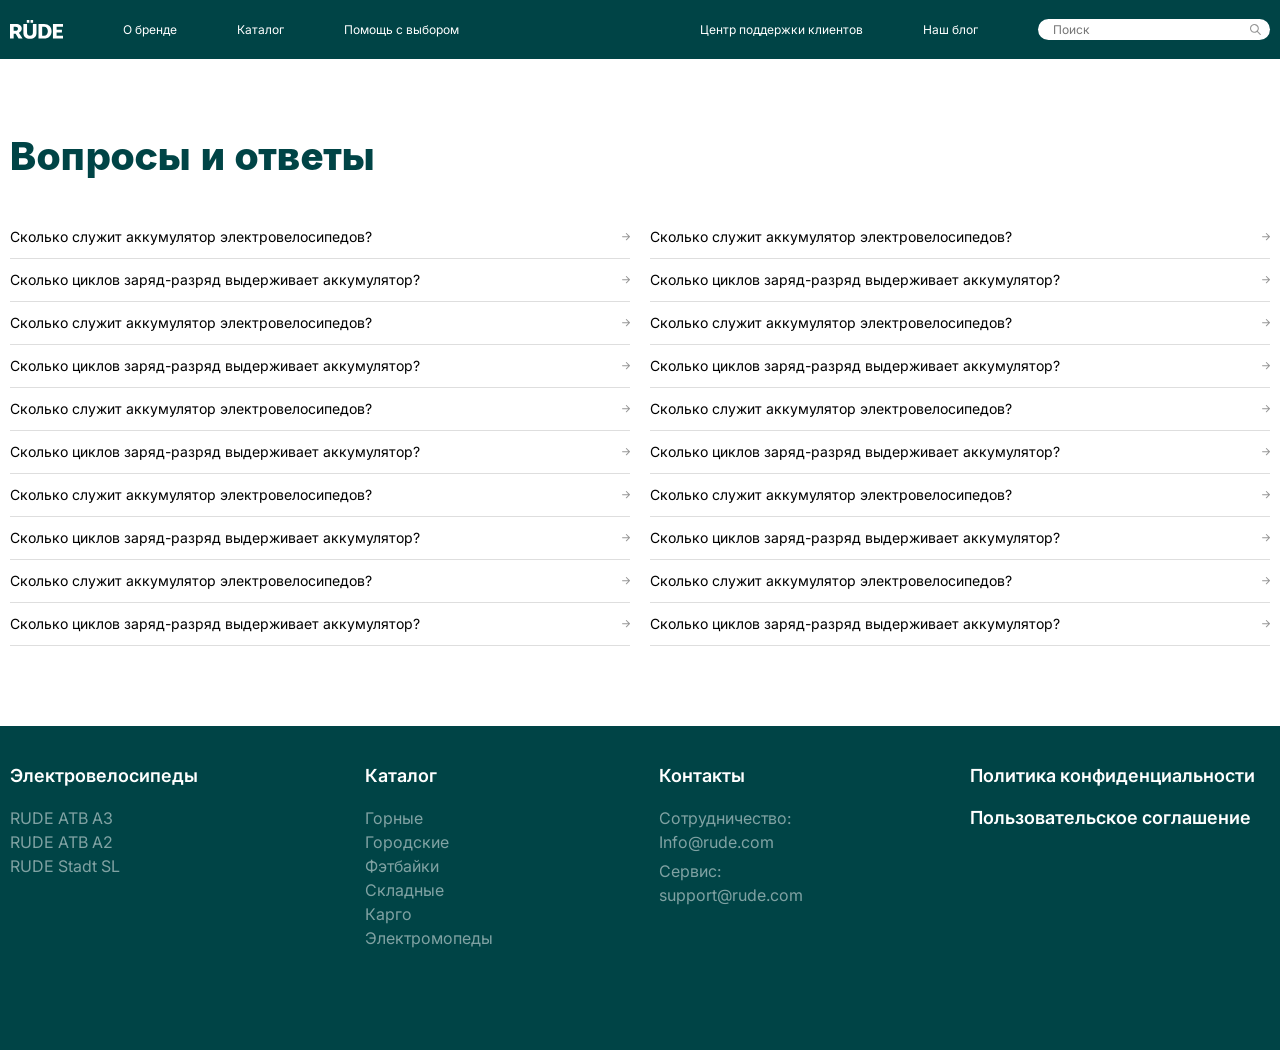
<file: src/faq.html>
﻿<!doctype html>
<html lang="ru">
  <head>
    <meta charset="UTF-8" />
    <meta name="viewport" content="width=device-width, initial-scale=1.0" />
    <title>Layout</title>
    <link rel="preconnect" href="https://fonts.googleapis.com" />
    <link rel="preconnect" href="https://fonts.gstatic.com" crossorigin />
    <link
      href="https://fonts.googleapis.com/css2?family=Inter:wght@100..900&display=swap"
      rel="stylesheet"
    />
    <link rel="stylesheet" href="assets/reset.css">
    <link rel="stylesheet" href="assets/styles.css">
    <link rel="stylesheet" href="assets/media-tablet.css">
  </head>
  <body>
    
  <header class="header header-home">
    <div class="header-line">
      <div class="container">
        <nav class="header-left">
          <a href="#" class="header-logo">
            <svg width="53" height="19" viewBox="0 0 53 19" fill="none" xmlns="http://www.w3.org/2000/svg">
              <path d="M0 3.97241H5.98036C9.5346 3.97241 11.7516 5.74953 11.7516 8.5938C11.7516 10.58 10.6627 12.0653 8.82462 12.6489L12.5879 18.6075H8.55457L5.67111 13.6725H3.66313V18.6075H0V3.97241ZM5.35314 10.85C7.21302 10.85 7.98833 10.0747 7.98833 8.82029C7.98833 7.56585 7.21302 6.79054 5.35314 6.79054H3.65878V10.8457H5.35314V10.85Z" fill="white"/>
              <path d="M13.3809 12.8798V3.97239H17.0396V12.8188C17.0396 14.7832 18.1678 15.724 19.9667 15.724C21.7656 15.724 22.8937 14.7832 22.8937 12.8188V3.97239H26.4915V12.8798C26.4915 16.495 23.9826 18.7556 19.9667 18.7556C15.9507 18.7556 13.3809 16.4993 13.3809 12.8798ZM16.7914 0H19.3438V2.76151H16.7914V0ZM20.5547 0H23.1071V2.76151H20.5547V0Z" fill="white"/>
              <path d="M28.4951 3.97241H34.0356C38.6787 3.97241 41.584 6.7949 41.584 11.29C41.584 15.785 38.6787 18.6075 34.0356 18.6075H28.4951V3.97241ZM34.0399 15.785C36.3615 15.785 37.825 13.9252 37.825 11.29C37.825 8.65478 36.3615 6.7949 34.0399 6.7949H32.1583V15.785H34.0399Z" fill="white"/>
              <path d="M42.9424 3.97241H52.9997V6.7949H46.6012V9.70014H51.9325V12.5226H46.6012V15.785H52.9997V18.6075H42.9424V3.97241Z" fill="white"/>
            </svg>
          </a>
          <a href="#">О бренде</a>
          <a href="#">Каталог</a>
          <a href="#">Помощь с выбором</a>
        </nav>
        <button type="button" class="header-home-burger" aria-label="Открыть меню" aria-expanded="false">
          <span></span>
          <span></span>
          <span></span>
        </button>
        <div class="header-right">
          <a href="#">Центр поддержки клиентов</a>
          <a href="#">Наш блог</a>
          <form class="header-search">
            <input type="text" class="header-search-control" placeholder="Поиск">
            <button class="header-search-button">
              <svg width="11" height="11" viewBox="0 0 11 11" fill="none" xmlns="http://www.w3.org/2000/svg">
                <path fill-rule="evenodd" clip-rule="evenodd" d="M3.88776 0.0183702C3.44785 0.0731168 2.81447 0.265031 2.4216 0.462623C2.03615 0.656458 1.50969 1.04556 1.23451 1.33994C0.615447 2.00221 0.238891 2.72673 0.0667876 3.58665C-0.0233508 4.03701 -0.0220603 4.82987 0.069512 5.265C0.159306 5.69153 0.255725 5.97393 0.446556 6.36911C0.955839 7.42372 1.89038 8.24196 3.01399 8.61707C3.52032 8.78613 3.81672 8.83139 4.41832 8.83159C4.89749 8.83176 5.00492 8.82281 5.30889 8.75731C5.89214 8.6317 6.37183 8.43087 6.86749 8.10483L7.13704 7.92751L8.64559 9.43282C10.2411 11.0249 10.2135 11.0012 10.4696 10.9998C10.5803 10.9992 10.7674 10.9127 10.8482 10.8248C10.9285 10.7375 11.0002 10.5669 11 10.4638C10.9995 10.2136 11.0185 10.2356 9.43231 8.64612L7.92695 7.13763L8.10427 6.86808C8.43032 6.37244 8.63461 5.88474 8.75087 5.32422C9.0795 3.7403 8.51668 2.09154 7.29409 1.05658C6.4899 0.375786 5.57647 0.026859 4.53304 0.00190905C4.29644 -0.00376921 4.00606 0.00365835 3.88776 0.0183702ZM5.0067 1.15044C6.7183 1.43045 7.94605 3.09447 7.719 4.82646C7.44322 6.93023 5.36358 8.23643 3.35117 7.56986C2.22133 7.19564 1.34473 6.17195 1.13193 4.97822C1.08343 4.70624 1.08378 4.14016 1.13259 3.85978C1.35591 2.577 2.34766 1.50889 3.60673 1.19518C4.07584 1.07828 4.48569 1.06518 5.0067 1.15044Z" fill="#979797"/>
              </svg>
            </button>
          </form>
        </div>
      </div>
    </div>
    <div class="header-home-mobile-panel" aria-hidden="true">
      <nav class="header-home-mobile-nav">
        <a href="#">О бренде</a>
        <div class="header-home-mobile-item has-children">
          <button type="button" class="header-home-mobile-subtoggle" aria-expanded="false">
            <span>Каталог</span>
            <svg width="8" height="8" viewBox="0 0 8 8" fill="none" xmlns="http://www.w3.org/2000/svg">
              <path d="M3.96434 0.146371C4.15955 -0.0488403 4.47609 -0.0487416 4.67136 0.146371L7.85348 3.32848C8.04874 3.52375 8.04874 3.84025 7.85348 4.03551L4.67136 7.21763C4.47609 7.41274 4.15955 7.41284 3.96434 7.21763C3.76913 7.02241 3.76922 6.70587 3.96434 6.5106L6.29294 4.182L0.499998 4.182C0.223857 4.182 3.46032e-07 3.95814 3.21891e-07 3.682C2.9775e-07 3.40586 0.223857 3.182 0.499998 3.182L6.29294 3.182L3.96434 0.853399C3.76922 0.658126 3.76913 0.341583 3.96434 0.146371Z" fill="#FFFFFF"/>
            </svg>
          </button>
          <div class="header-home-mobile-submenu">
            <a href="#">Горные</a>
            <a href="#">Фэтбайки</a>
            <a href="#">Городские</a>
            <a href="#">Складные</a>
            <a href="#">Карго</a>
            <a href="#">Электромопеды</a>
          </div>
        </div>
        <a href="#">Помощь с выбором</a>
        <a href="#">Центр поддержки клиентов</a>
        <a href="#">Наш блог</a>
      </nav>
      <form class="header-search header-home-mobile-search">
        <input type="text" class="header-search-control" placeholder="Поиск">
        <button class="header-search-button" type="button">
          <svg width="11" height="11" viewBox="0 0 11 11" fill="none" xmlns="http://www.w3.org/2000/svg">
            <path fill-rule="evenodd" clip-rule="evenodd" d="M3.88776 0.0183702C3.44785 0.0731168 2.81447 0.265031 2.4216 0.462623C2.03615 0.656458 1.50969 1.04556 1.23451 1.33994C0.615447 2.00221 0.238891 2.72673 0.0667876 3.58665C-0.0233508 4.03701 -0.0220603 4.82987 0.069512 5.265C0.159306 5.69153 0.255725 5.97393 0.446556 6.36911C0.955839 7.42372 1.89038 8.24196 3.01399 8.61707C3.52032 8.78613 3.81672 8.83139 4.41832 8.83159C4.89749 8.83176 5.00492 8.82281 5.30889 8.75731C5.89214 8.6317 6.37183 8.43087 6.86749 8.10483L7.13704 7.92751L8.64559 9.43282C10.2411 11.0249 10.2135 11.0012 10.4696 10.9998C10.5803 10.9992 10.7674 10.9127 10.8482 10.8248C10.9285 10.7375 11.0002 10.5669 11 10.4638C10.9995 10.2136 11.0185 10.2356 9.43231 8.64612L7.92695 7.13763L8.10427 6.86808C8.43032 6.37244 8.63461 5.88474 8.75087 5.32422C9.0795 3.7403 8.51668 2.09154 7.29409 1.05658C6.4899 0.375786 5.57647 0.026859 4.53304 0.00190905C4.29644 -0.00376921 4.00606 0.00365835 3.88776 0.0183702ZM5.0067 1.15044C6.7183 1.43045 7.94605 3.09447 7.719 4.82646C7.44322 6.93023 5.36358 8.23643 3.35117 7.56986C2.22133 7.19564 1.34473 6.17195 1.13193 4.97822C1.08343 4.70624 1.08378 4.14016 1.13259 3.85978C1.35591 2.577 2.34766 1.50889 3.60673 1.19518C4.07584 1.07828 4.48569 1.06518 5.0067 1.15044Z" fill="#979797"/>
          </svg>
        </button>
      </form>
    </div>
    <div class="catalog-menu" id="catalog-menu" aria-hidden="true">
      <div class="catalog-menu-panel">
        <div class="catalog-menu-sidebar">
          <h3>Все модели</h3>
          <div class="catalog-menu-categories">
            <button type="button" class="catalog-menu-category active" data-preview="mountain">
              <span>Горные</span>
              <svg width="8" height="8" viewBox="0 0 8 8" fill="none" xmlns="http://www.w3.org/2000/svg">
                <path d="M3.96434 0.146371C4.15955 -0.0488403 4.47609 -0.0487416 4.67136 0.146371L7.85348 3.32848C8.04874 3.52375 8.04874 3.84025 7.85348 4.03551L4.67136 7.21763C4.47609 7.41274 4.15955 7.41284 3.96434 7.21763C3.76913 7.02241 3.76922 6.70587 3.96434 6.5106L6.29294 4.182L0.499998 4.182C0.223857 4.182 3.46032e-07 3.95814 3.21891e-07 3.682C2.9775e-07 3.40586 0.223857 3.182 0.499998 3.182L6.29294 3.182L3.96434 0.853399C3.76922 0.658126 3.76913 0.341583 3.96434 0.146371Z" fill="#979797"/>
              </svg>
            </button>
            <button type="button" class="catalog-menu-category" data-preview="fat">
              <span>Фэтбайки</span>
              <svg width="8" height="8" viewBox="0 0 8 8" fill="none" xmlns="http://www.w3.org/2000/svg">
                <path d="M3.96434 0.146371C4.15955 -0.0488403 4.47609 -0.0487416 4.67136 0.146371L7.85348 3.32848C8.04874 3.52375 8.04874 3.84025 7.85348 4.03551L4.67136 7.21763C4.47609 7.41274 4.15955 7.41284 3.96434 7.21763C3.76913 7.02241 3.76922 6.70587 3.96434 6.5106L6.29294 4.182L0.499998 4.182C0.223857 4.182 3.46032e-07 3.95814 3.21891e-07 3.682C2.9775e-07 3.40586 0.223857 3.182 0.499998 3.182L6.29294 3.182L3.96434 0.853399C3.76922 0.658126 3.76913 0.341583 3.96434 0.146371Z" fill="#979797"/>
              </svg>
            </button>
            <button type="button" class="catalog-menu-category" data-preview="city">
              <span>Городские</span>
              <svg width="8" height="8" viewBox="0 0 8 8" fill="none" xmlns="http://www.w3.org/2000/svg">
                <path d="M3.96434 0.146371C4.15955 -0.0488403 4.47609 -0.0487416 4.67136 0.146371L7.85348 3.32848C8.04874 3.52375 8.04874 3.84025 7.85348 4.03551L4.67136 7.21763C4.47609 7.41274 4.15955 7.41284 3.96434 7.21763C3.76913 7.02241 3.76922 6.70587 3.96434 6.5106L6.29294 4.182L0.499998 4.182C0.223857 4.182 3.46032e-07 3.95814 3.21891e-07 3.682C2.9775e-07 3.40586 0.223857 3.182 0.499998 3.182L6.29294 3.182L3.96434 0.853399C3.76922 0.658126 3.76913 0.341583 3.96434 0.146371Z" fill="#979797"/>
              </svg>
            </button>
            <button type="button" class="catalog-menu-category" data-preview="folding">
              <span>Складные</span>
              <svg width="8" height="8" viewBox="0 0 8 8" fill="none" xmlns="http://www.w3.org/2000/svg">
                <path d="M3.96434 0.146371C4.15955 -0.0488403 4.47609 -0.0487416 4.67136 0.146371L7.85348 3.32848C8.04874 3.52375 8.04874 3.84025 7.85348 4.03551L4.67136 7.21763C4.47609 7.41274 4.15955 7.41284 3.96434 7.21763C3.76913 7.02241 3.76922 6.70587 3.96434 6.5106L6.29294 4.182L0.499998 4.182C0.223857 4.182 3.46032e-07 3.95814 3.21891e-07 3.682C2.9775e-07 3.40586 0.223857 3.182 0.499998 3.182L6.29294 3.182L3.96434 0.853399C3.76922 0.658126 3.76913 0.341583 3.96434 0.146371Z" fill="#979797"/>
              </svg>
            </button>
            <button type="button" class="catalog-menu-category" data-preview="cargo">
              <span>Карго</span>
              <svg width="8" height="8" viewBox="0 0 8 8" fill="none" xmlns="http://www.w3.org/2000/svg">
                <path d="M3.96434 0.146371C4.15955 -0.0488403 4.47609 -0.0487416 4.67136 0.146371L7.85348 3.32848C8.04874 3.52375 8.04874 3.84025 7.85348 4.03551L4.67136 7.21763C4.47609 7.41274 4.15955 7.41284 3.96434 7.21763C3.76913 7.02241 3.76922 6.70587 3.96434 6.5106L6.29294 4.182L0.499998 4.182C0.223857 4.182 3.46032e-07 3.95814 3.21891e-07 3.682C2.9775e-07 3.40586 0.223857 3.182 0.499998 3.182L6.29294 3.182L3.96434 0.853399C3.76922 0.658126 3.76913 0.341583 3.96434 0.146371Z" fill="#979797"/>
              </svg>
            </button>
            <button type="button" class="catalog-menu-category" data-preview="moped">
              <span>Электромопеды</span>
              <svg width="8" height="8" viewBox="0 0 8 8" fill="none" xmlns="http://www.w3.org/2000/svg">
                <path d="M3.96434 0.146371C4.15955 -0.0488403 4.47609 -0.0487416 4.67136 0.146371L7.85348 3.32848C8.04874 3.52375 8.04874 3.84025 7.85348 4.03551L4.67136 7.21763C4.47609 7.41274 4.15955 7.41284 3.96434 7.21763C3.76913 7.02241 3.76922 6.70587 3.96434 6.5106L6.29294 4.182L0.499998 4.182C0.223857 4.182 3.46032e-07 3.95814 3.21891e-07 3.682C2.9775e-07 3.40586 0.223857 3.182 0.499998 3.182L6.29294 3.182L3.96434 0.853399C3.76922 0.658126 3.76913 0.341583 3.96434 0.146371Z" fill="#979797"/>
              </svg>
            </button>
          </div>
        </div>
        <div class="catalog-menu-preview">
          <div class="catalog-menu-products is-active" data-preview-content="mountain">
            <article class="catalog-menu-product">
              <div class="catalog-menu-product-image-wrap">
                <img src="assets/images/bike-selection-1.png" alt="" class="catalog-menu-product-image">
              </div>
              <h4>ATB A3-A3HGM</h4>
            </article>
            <article class="catalog-menu-product">
              <div class="catalog-menu-product-image-wrap">
                <img src="assets/images/bike-selection-1.png" alt="" class="catalog-menu-product-image">
              </div>
              <h4>ATB A2-A3HGM</h4>
            </article>
            <article class="catalog-menu-product">
              <div class="catalog-menu-product-image-wrap">
                <img src="assets/images/bike-selection-1.png" alt="" class="catalog-menu-product-image">
              </div>
              <h4>ATB Trail M1</h4>
            </article>
          </div>
          <div class="catalog-menu-products" data-preview-content="fat">
            <article class="catalog-menu-product">
              <div class="catalog-menu-product-image-wrap">
                <img src="assets/images/bike-selection-1.png" alt="" class="catalog-menu-product-image">
              </div>
              <h4>Fat 26 Pro</h4>
            </article>
            <article class="catalog-menu-product">
              <div class="catalog-menu-product-image-wrap">
                <img src="assets/images/bike-selection-1.png" alt="" class="catalog-menu-product-image">
              </div>
              <h4>Fat Urban X</h4>
            </article>
          </div>
          <div class="catalog-menu-products" data-preview-content="city">
            <article class="catalog-menu-product">
              <div class="catalog-menu-product-image-wrap">
                <img src="assets/images/bike-selection-1.png" alt="" class="catalog-menu-product-image">
              </div>
              <h4>Stadt SL-S3HWM</h4>
            </article>
            <article class="catalog-menu-product">
              <div class="catalog-menu-product-image-wrap">
                <img src="assets/images/bike-selection-1.png" alt="" class="catalog-menu-product-image">
              </div>
              <h4>City Flow A2</h4>
            </article>
            <article class="catalog-menu-product">
              <div class="catalog-menu-product-image-wrap">
                <img src="assets/images/bike-selection-1.png" alt="" class="catalog-menu-product-image">
              </div>
              <h4>Urban Ride Lite</h4>
            </article>
          </div>
          <div class="catalog-menu-products" data-preview-content="folding">
            <article class="catalog-menu-product">
              <div class="catalog-menu-product-image-wrap">
                <img src="assets/images/bike-selection-1.png" alt="" class="catalog-menu-product-image">
              </div>
              <h4>Fold Mini 20</h4>
            </article>
            <article class="catalog-menu-product">
              <div class="catalog-menu-product-image-wrap">
                <img src="assets/images/bike-selection-1.png" alt="" class="catalog-menu-product-image">
              </div>
              <h4>Fold City One</h4>
            </article>
            <article class="catalog-menu-product">
              <div class="catalog-menu-product-image-wrap">
                <img src="assets/images/bike-selection-1.png" alt="" class="catalog-menu-product-image">
              </div>
              <h4>Compact Move</h4>
            </article>
          </div>
          <div class="catalog-menu-products" data-preview-content="cargo">
            <article class="catalog-menu-product">
              <div class="catalog-menu-product-image-wrap">
                <img src="assets/images/bike-selection-1.png" alt="" class="catalog-menu-product-image">
              </div>
              <h4>Cargo Long Bed</h4>
            </article>
            <article class="catalog-menu-product">
              <div class="catalog-menu-product-image-wrap">
                <img src="assets/images/bike-selection-1.png" alt="" class="catalog-menu-product-image">
              </div>
              <h4>Cargo Family+</h4>
            </article>
            <article class="catalog-menu-product">
              <div class="catalog-menu-product-image-wrap">
                <img src="assets/images/bike-selection-1.png" alt="" class="catalog-menu-product-image">
              </div>
              <h4>Cargo Box S</h4>
            </article>
          </div>
          <div class="catalog-menu-products" data-preview-content="moped">
            <article class="catalog-menu-product">
              <div class="catalog-menu-product-image-wrap">
                <img src="assets/images/bike-selection-1.png" alt="" class="catalog-menu-product-image">
              </div>
              <h4>Moto E1</h4>
            </article>
          </div>
          <a href="#" class="catalog-menu-link">Посмотреть все</a>
        </div>
      </div>
    </div>
  </header>

  <section class="faq-page">
    <div class="container">
      <h1 class="faq-page-title second-font">Вопросы и ответы</h1>

      <div class="faq-page-columns">
        <div class="faq-page-column">
          <article class="faq-item">
            <button type="button" class="faq-item-toggle">
              <span>Сколько служит аккумулятор электровелосипедов?</span>
              <svg width="8" height="8" viewBox="0 0 8 8" fill="none" xmlns="http://www.w3.org/2000/svg"><path d="M3.96434 0.146371C4.15955 -0.0488403 4.47609 -0.0487416 4.67136 0.146371L7.85348 3.32848C8.04874 3.52375 8.04874 3.84025 7.85348 4.03551L4.67136 7.21763C4.47609 7.41274 4.15955 7.41284 3.96434 7.21763C3.76913 7.02241 3.76922 6.70587 3.96434 6.5106L6.29294 4.182L0.499998 4.182C0.223857 4.182 3.46032e-07 3.95814 3.21891e-07 3.682C2.9775e-07 3.40586 0.223857 3.182 0.499998 3.182L6.29294 3.182L3.96434 0.853399C3.76922 0.658126 3.76913 0.341583 3.96434 0.146371Z" fill="#979797"/></svg>
            </button>
            <div class="faq-item-content"><p>Lorem ipsum dolor sit amet, consectetur adipiscing elit. Integer viverra, purus in viverra cursus, tortor velit luctus neque, vel molestie sem nibh et lorem.</p></div>
          </article>
          <article class="faq-item">
            <button type="button" class="faq-item-toggle">
              <span>Сколько циклов заряд-разряд выдерживает аккумулятор?</span>
              <svg width="8" height="8" viewBox="0 0 8 8" fill="none" xmlns="http://www.w3.org/2000/svg"><path d="M3.96434 0.146371C4.15955 -0.0488403 4.47609 -0.0487416 4.67136 0.146371L7.85348 3.32848C8.04874 3.52375 8.04874 3.84025 7.85348 4.03551L4.67136 7.21763C4.47609 7.41274 4.15955 7.41284 3.96434 7.21763C3.76913 7.02241 3.76922 6.70587 3.96434 6.5106L6.29294 4.182L0.499998 4.182C0.223857 4.182 3.46032e-07 3.95814 3.21891e-07 3.682C2.9775e-07 3.40586 0.223857 3.182 0.499998 3.182L6.29294 3.182L3.96434 0.853399C3.76922 0.658126 3.76913 0.341583 3.96434 0.146371Z" fill="#979797"/></svg>
            </button>
            <div class="faq-item-content"><p>Lorem ipsum dolor sit amet, consectetur adipiscing elit. Integer viverra, purus in viverra cursus, tortor velit luctus neque, vel molestie sem nibh et lorem.</p></div>
          </article>
          <article class="faq-item"><button type="button" class="faq-item-toggle"><span>Сколько служит аккумулятор электровелосипедов?</span><svg width="8" height="8" viewBox="0 0 8 8" fill="none" xmlns="http://www.w3.org/2000/svg"><path d="M3.96434 0.146371C4.15955 -0.0488403 4.47609 -0.0487416 4.67136 0.146371L7.85348 3.32848C8.04874 3.52375 8.04874 3.84025 7.85348 4.03551L4.67136 7.21763C4.47609 7.41274 4.15955 7.41284 3.96434 7.21763C3.76913 7.02241 3.76922 6.70587 3.96434 6.5106L6.29294 4.182L0.499998 4.182C0.223857 4.182 3.46032e-07 3.95814 3.21891e-07 3.682C2.9775e-07 3.40586 0.223857 3.182 0.499998 3.182L6.29294 3.182L3.96434 0.853399C3.76922 0.658126 3.76913 0.341583 3.96434 0.146371Z" fill="#979797"/></svg></button><div class="faq-item-content"><p>Lorem ipsum dolor sit amet, consectetur adipiscing elit. Integer viverra, purus in viverra cursus, tortor velit luctus neque, vel molestie sem nibh et lorem.</p></div></article>
          <article class="faq-item"><button type="button" class="faq-item-toggle"><span>Сколько циклов заряд-разряд выдерживает аккумулятор?</span><svg width="8" height="8" viewBox="0 0 8 8" fill="none" xmlns="http://www.w3.org/2000/svg"><path d="M3.96434 0.146371C4.15955 -0.0488403 4.47609 -0.0487416 4.67136 0.146371L7.85348 3.32848C8.04874 3.52375 8.04874 3.84025 7.85348 4.03551L4.67136 7.21763C4.47609 7.41274 4.15955 7.41284 3.96434 7.21763C3.76913 7.02241 3.76922 6.70587 3.96434 6.5106L6.29294 4.182L0.499998 4.182C0.223857 4.182 3.46032e-07 3.95814 3.21891e-07 3.682C2.9775e-07 3.40586 0.223857 3.182 0.499998 3.182L6.29294 3.182L3.96434 0.853399C3.76922 0.658126 3.76913 0.341583 3.96434 0.146371Z" fill="#979797"/></svg></button><div class="faq-item-content"><p>Lorem ipsum dolor sit amet, consectetur adipiscing elit. Integer viverra, purus in viverra cursus, tortor velit luctus neque, vel molestie sem nibh et lorem.</p></div></article>
          <article class="faq-item"><button type="button" class="faq-item-toggle"><span>Сколько служит аккумулятор электровелосипедов?</span><svg width="8" height="8" viewBox="0 0 8 8" fill="none" xmlns="http://www.w3.org/2000/svg"><path d="M3.96434 0.146371C4.15955 -0.0488403 4.47609 -0.0487416 4.67136 0.146371L7.85348 3.32848C8.04874 3.52375 8.04874 3.84025 7.85348 4.03551L4.67136 7.21763C4.47609 7.41274 4.15955 7.41284 3.96434 7.21763C3.76913 7.02241 3.76922 6.70587 3.96434 6.5106L6.29294 4.182L0.499998 4.182C0.223857 4.182 3.46032e-07 3.95814 3.21891e-07 3.682C2.9775e-07 3.40586 0.223857 3.182 0.499998 3.182L6.29294 3.182L3.96434 0.853399C3.76922 0.658126 3.76913 0.341583 3.96434 0.146371Z" fill="#979797"/></svg></button><div class="faq-item-content"><p>Lorem ipsum dolor sit amet, consectetur adipiscing elit. Integer viverra, purus in viverra cursus, tortor velit luctus neque, vel molestie sem nibh et lorem.</p></div></article>
          <article class="faq-item"><button type="button" class="faq-item-toggle"><span>Сколько циклов заряд-разряд выдерживает аккумулятор?</span><svg width="8" height="8" viewBox="0 0 8 8" fill="none" xmlns="http://www.w3.org/2000/svg"><path d="M3.96434 0.146371C4.15955 -0.0488403 4.47609 -0.0487416 4.67136 0.146371L7.85348 3.32848C8.04874 3.52375 8.04874 3.84025 7.85348 4.03551L4.67136 7.21763C4.47609 7.41274 4.15955 7.41284 3.96434 7.21763C3.76913 7.02241 3.76922 6.70587 3.96434 6.5106L6.29294 4.182L0.499998 4.182C0.223857 4.182 3.46032e-07 3.95814 3.21891e-07 3.682C2.9775e-07 3.40586 0.223857 3.182 0.499998 3.182L6.29294 3.182L3.96434 0.853399C3.76922 0.658126 3.76913 0.341583 3.96434 0.146371Z" fill="#979797"/></svg></button><div class="faq-item-content"><p>Lorem ipsum dolor sit amet, consectetur adipiscing elit. Integer viverra, purus in viverra cursus, tortor velit luctus neque, vel molestie sem nibh et lorem.</p></div></article>
          <article class="faq-item"><button type="button" class="faq-item-toggle"><span>Сколько служит аккумулятор электровелосипедов?</span><svg width="8" height="8" viewBox="0 0 8 8" fill="none" xmlns="http://www.w3.org/2000/svg"><path d="M3.96434 0.146371C4.15955 -0.0488403 4.47609 -0.0487416 4.67136 0.146371L7.85348 3.32848C8.04874 3.52375 8.04874 3.84025 7.85348 4.03551L4.67136 7.21763C4.47609 7.41274 4.15955 7.41284 3.96434 7.21763C3.76913 7.02241 3.76922 6.70587 3.96434 6.5106L6.29294 4.182L0.499998 4.182C0.223857 4.182 3.46032e-07 3.95814 3.21891e-07 3.682C2.9775e-07 3.40586 0.223857 3.182 0.499998 3.182L6.29294 3.182L3.96434 0.853399C3.76922 0.658126 3.76913 0.341583 3.96434 0.146371Z" fill="#979797"/></svg></button><div class="faq-item-content"><p>Lorem ipsum dolor sit amet, consectetur adipiscing elit. Integer viverra, purus in viverra cursus, tortor velit luctus neque, vel molestie sem nibh et lorem.</p></div></article>
          <article class="faq-item"><button type="button" class="faq-item-toggle"><span>Сколько циклов заряд-разряд выдерживает аккумулятор?</span><svg width="8" height="8" viewBox="0 0 8 8" fill="none" xmlns="http://www.w3.org/2000/svg"><path d="M3.96434 0.146371C4.15955 -0.0488403 4.47609 -0.0487416 4.67136 0.146371L7.85348 3.32848C8.04874 3.52375 8.04874 3.84025 7.85348 4.03551L4.67136 7.21763C4.47609 7.41274 4.15955 7.41284 3.96434 7.21763C3.76913 7.02241 3.76922 6.70587 3.96434 6.5106L6.29294 4.182L0.499998 4.182C0.223857 4.182 3.46032e-07 3.95814 3.21891e-07 3.682C2.9775e-07 3.40586 0.223857 3.182 0.499998 3.182L6.29294 3.182L3.96434 0.853399C3.76922 0.658126 3.76913 0.341583 3.96434 0.146371Z" fill="#979797"/></svg></button><div class="faq-item-content"><p>Lorem ipsum dolor sit amet, consectetur adipiscing elit. Integer viverra, purus in viverra cursus, tortor velit luctus neque, vel molestie sem nibh et lorem.</p></div></article>
          <article class="faq-item"><button type="button" class="faq-item-toggle"><span>Сколько служит аккумулятор электровелосипедов?</span><svg width="8" height="8" viewBox="0 0 8 8" fill="none" xmlns="http://www.w3.org/2000/svg"><path d="M3.96434 0.146371C4.15955 -0.0488403 4.47609 -0.0487416 4.67136 0.146371L7.85348 3.32848C8.04874 3.52375 8.04874 3.84025 7.85348 4.03551L4.67136 7.21763C4.47609 7.41274 4.15955 7.41284 3.96434 7.21763C3.76913 7.02241 3.76922 6.70587 3.96434 6.5106L6.29294 4.182L0.499998 4.182C0.223857 4.182 3.46032e-07 3.95814 3.21891e-07 3.682C2.9775e-07 3.40586 0.223857 3.182 0.499998 3.182L6.29294 3.182L3.96434 0.853399C3.76922 0.658126 3.76913 0.341583 3.96434 0.146371Z" fill="#979797"/></svg></button><div class="faq-item-content"><p>Lorem ipsum dolor sit amet, consectetur adipiscing elit. Integer viverra, purus in viverra cursus, tortor velit luctus neque, vel molestie sem nibh et lorem.</p></div></article>
          <article class="faq-item"><button type="button" class="faq-item-toggle"><span>Сколько циклов заряд-разряд выдерживает аккумулятор?</span><svg width="8" height="8" viewBox="0 0 8 8" fill="none" xmlns="http://www.w3.org/2000/svg"><path d="M3.96434 0.146371C4.15955 -0.0488403 4.47609 -0.0487416 4.67136 0.146371L7.85348 3.32848C8.04874 3.52375 8.04874 3.84025 7.85348 4.03551L4.67136 7.21763C4.47609 7.41274 4.15955 7.41284 3.96434 7.21763C3.76913 7.02241 3.76922 6.70587 3.96434 6.5106L6.29294 4.182L0.499998 4.182C0.223857 4.182 3.46032e-07 3.95814 3.21891e-07 3.682C2.9775e-07 3.40586 0.223857 3.182 0.499998 3.182L6.29294 3.182L3.96434 0.853399C3.76922 0.658126 3.76913 0.341583 3.96434 0.146371Z" fill="#979797"/></svg></button><div class="faq-item-content"><p>Lorem ipsum dolor sit amet, consectetur adipiscing elit. Integer viverra, purus in viverra cursus, tortor velit luctus neque, vel molestie sem nibh et lorem.</p></div></article>
        </div>

        <div class="faq-page-column">
          <article class="faq-item"><button type="button" class="faq-item-toggle"><span>Сколько служит аккумулятор электровелосипедов?</span><svg width="8" height="8" viewBox="0 0 8 8" fill="none" xmlns="http://www.w3.org/2000/svg"><path d="M3.96434 0.146371C4.15955 -0.0488403 4.47609 -0.0487416 4.67136 0.146371L7.85348 3.32848C8.04874 3.52375 8.04874 3.84025 7.85348 4.03551L4.67136 7.21763C4.47609 7.41274 4.15955 7.41284 3.96434 7.21763C3.76913 7.02241 3.76922 6.70587 3.96434 6.5106L6.29294 4.182L0.499998 4.182C0.223857 4.182 3.46032e-07 3.95814 3.21891e-07 3.682C2.9775e-07 3.40586 0.223857 3.182 0.499998 3.182L6.29294 3.182L3.96434 0.853399C3.76922 0.658126 3.76913 0.341583 3.96434 0.146371Z" fill="#979797"/></svg></button><div class="faq-item-content"><p>Lorem ipsum dolor sit amet, consectetur adipiscing elit. Integer viverra, purus in viverra cursus, tortor velit luctus neque, vel molestie sem nibh et lorem.</p></div></article>
          <article class="faq-item"><button type="button" class="faq-item-toggle"><span>Сколько циклов заряд-разряд выдерживает аккумулятор?</span><svg width="8" height="8" viewBox="0 0 8 8" fill="none" xmlns="http://www.w3.org/2000/svg"><path d="M3.96434 0.146371C4.15955 -0.0488403 4.47609 -0.0487416 4.67136 0.146371L7.85348 3.32848C8.04874 3.52375 8.04874 3.84025 7.85348 4.03551L4.67136 7.21763C4.47609 7.41274 4.15955 7.41284 3.96434 7.21763C3.76913 7.02241 3.76922 6.70587 3.96434 6.5106L6.29294 4.182L0.499998 4.182C0.223857 4.182 3.46032e-07 3.95814 3.21891e-07 3.682C2.9775e-07 3.40586 0.223857 3.182 0.499998 3.182L6.29294 3.182L3.96434 0.853399C3.76922 0.658126 3.76913 0.341583 3.96434 0.146371Z" fill="#979797"/></svg></button><div class="faq-item-content"><p>Lorem ipsum dolor sit amet, consectetur adipiscing elit. Integer viverra, purus in viverra cursus, tortor velit luctus neque, vel molestie sem nibh et lorem.</p></div></article>
          <article class="faq-item"><button type="button" class="faq-item-toggle"><span>Сколько служит аккумулятор электровелосипедов?</span><svg width="8" height="8" viewBox="0 0 8 8" fill="none" xmlns="http://www.w3.org/2000/svg"><path d="M3.96434 0.146371C4.15955 -0.0488403 4.47609 -0.0487416 4.67136 0.146371L7.85348 3.32848C8.04874 3.52375 8.04874 3.84025 7.85348 4.03551L4.67136 7.21763C4.47609 7.41274 4.15955 7.41284 3.96434 7.21763C3.76913 7.02241 3.76922 6.70587 3.96434 6.5106L6.29294 4.182L0.499998 4.182C0.223857 4.182 3.46032e-07 3.95814 3.21891e-07 3.682C2.9775e-07 3.40586 0.223857 3.182 0.499998 3.182L6.29294 3.182L3.96434 0.853399C3.76922 0.658126 3.76913 0.341583 3.96434 0.146371Z" fill="#979797"/></svg></button><div class="faq-item-content"><p>Lorem ipsum dolor sit amet, consectetur adipiscing elit. Integer viverra, purus in viverra cursus, tortor velit luctus neque, vel molestie sem nibh et lorem.</p></div></article>
          <article class="faq-item"><button type="button" class="faq-item-toggle"><span>Сколько циклов заряд-разряд выдерживает аккумулятор?</span><svg width="8" height="8" viewBox="0 0 8 8" fill="none" xmlns="http://www.w3.org/2000/svg"><path d="M3.96434 0.146371C4.15955 -0.0488403 4.47609 -0.0487416 4.67136 0.146371L7.85348 3.32848C8.04874 3.52375 8.04874 3.84025 7.85348 4.03551L4.67136 7.21763C4.47609 7.41274 4.15955 7.41284 3.96434 7.21763C3.76913 7.02241 3.76922 6.70587 3.96434 6.5106L6.29294 4.182L0.499998 4.182C0.223857 4.182 3.46032e-07 3.95814 3.21891e-07 3.682C2.9775e-07 3.40586 0.223857 3.182 0.499998 3.182L6.29294 3.182L3.96434 0.853399C3.76922 0.658126 3.76913 0.341583 3.96434 0.146371Z" fill="#979797"/></svg></button><div class="faq-item-content"><p>Lorem ipsum dolor sit amet, consectetur adipiscing elit. Integer viverra, purus in viverra cursus, tortor velit luctus neque, vel molestie sem nibh et lorem.</p></div></article>
          <article class="faq-item"><button type="button" class="faq-item-toggle"><span>Сколько служит аккумулятор электровелосипедов?</span><svg width="8" height="8" viewBox="0 0 8 8" fill="none" xmlns="http://www.w3.org/2000/svg"><path d="M3.96434 0.146371C4.15955 -0.0488403 4.47609 -0.0487416 4.67136 0.146371L7.85348 3.32848C8.04874 3.52375 8.04874 3.84025 7.85348 4.03551L4.67136 7.21763C4.47609 7.41274 4.15955 7.41284 3.96434 7.21763C3.76913 7.02241 3.76922 6.70587 3.96434 6.5106L6.29294 4.182L0.499998 4.182C0.223857 4.182 3.46032e-07 3.95814 3.21891e-07 3.682C2.9775e-07 3.40586 0.223857 3.182 0.499998 3.182L6.29294 3.182L3.96434 0.853399C3.76922 0.658126 3.76913 0.341583 3.96434 0.146371Z" fill="#979797"/></svg></button><div class="faq-item-content"><p>Lorem ipsum dolor sit amet, consectetur adipiscing elit. Integer viverra, purus in viverra cursus, tortor velit luctus neque, vel molestie sem nibh et lorem.</p></div></article>
          <article class="faq-item"><button type="button" class="faq-item-toggle"><span>Сколько циклов заряд-разряд выдерживает аккумулятор?</span><svg width="8" height="8" viewBox="0 0 8 8" fill="none" xmlns="http://www.w3.org/2000/svg"><path d="M3.96434 0.146371C4.15955 -0.0488403 4.47609 -0.0487416 4.67136 0.146371L7.85348 3.32848C8.04874 3.52375 8.04874 3.84025 7.85348 4.03551L4.67136 7.21763C4.47609 7.41274 4.15955 7.41284 3.96434 7.21763C3.76913 7.02241 3.76922 6.70587 3.96434 6.5106L6.29294 4.182L0.499998 4.182C0.223857 4.182 3.46032e-07 3.95814 3.21891e-07 3.682C2.9775e-07 3.40586 0.223857 3.182 0.499998 3.182L6.29294 3.182L3.96434 0.853399C3.76922 0.658126 3.76913 0.341583 3.96434 0.146371Z" fill="#979797"/></svg></button><div class="faq-item-content"><p>Lorem ipsum dolor sit amet, consectetur adipiscing elit. Integer viverra, purus in viverra cursus, tortor velit luctus neque, vel molestie sem nibh et lorem.</p></div></article>
          <article class="faq-item"><button type="button" class="faq-item-toggle"><span>Сколько служит аккумулятор электровелосипедов?</span><svg width="8" height="8" viewBox="0 0 8 8" fill="none" xmlns="http://www.w3.org/2000/svg"><path d="M3.96434 0.146371C4.15955 -0.0488403 4.47609 -0.0487416 4.67136 0.146371L7.85348 3.32848C8.04874 3.52375 8.04874 3.84025 7.85348 4.03551L4.67136 7.21763C4.47609 7.41274 4.15955 7.41284 3.96434 7.21763C3.76913 7.02241 3.76922 6.70587 3.96434 6.5106L6.29294 4.182L0.499998 4.182C0.223857 4.182 3.46032e-07 3.95814 3.21891e-07 3.682C2.9775e-07 3.40586 0.223857 3.182 0.499998 3.182L6.29294 3.182L3.96434 0.853399C3.76922 0.658126 3.76913 0.341583 3.96434 0.146371Z" fill="#979797"/></svg></button><div class="faq-item-content"><p>Lorem ipsum dolor sit amet, consectetur adipiscing elit. Integer viverra, purus in viverra cursus, tortor velit luctus neque, vel molestie sem nibh et lorem.</p></div></article>
          <article class="faq-item"><button type="button" class="faq-item-toggle"><span>Сколько циклов заряд-разряд выдерживает аккумулятор?</span><svg width="8" height="8" viewBox="0 0 8 8" fill="none" xmlns="http://www.w3.org/2000/svg"><path d="M3.96434 0.146371C4.15955 -0.0488403 4.47609 -0.0487416 4.67136 0.146371L7.85348 3.32848C8.04874 3.52375 8.04874 3.84025 7.85348 4.03551L4.67136 7.21763C4.47609 7.41274 4.15955 7.41284 3.96434 7.21763C3.76913 7.02241 3.76922 6.70587 3.96434 6.5106L6.29294 4.182L0.499998 4.182C0.223857 4.182 3.46032e-07 3.95814 3.21891e-07 3.682C2.9775e-07 3.40586 0.223857 3.182 0.499998 3.182L6.29294 3.182L3.96434 0.853399C3.76922 0.658126 3.76913 0.341583 3.96434 0.146371Z" fill="#979797"/></svg></button><div class="faq-item-content"><p>Lorem ipsum dolor sit amet, consectetur adipiscing elit. Integer viverra, purus in viverra cursus, tortor velit luctus neque, vel molestie sem nibh et lorem.</p></div></article>
          <article class="faq-item"><button type="button" class="faq-item-toggle"><span>Сколько служит аккумулятор электровелосипедов?</span><svg width="8" height="8" viewBox="0 0 8 8" fill="none" xmlns="http://www.w3.org/2000/svg"><path d="M3.96434 0.146371C4.15955 -0.0488403 4.47609 -0.0487416 4.67136 0.146371L7.85348 3.32848C8.04874 3.52375 8.04874 3.84025 7.85348 4.03551L4.67136 7.21763C4.47609 7.41274 4.15955 7.41284 3.96434 7.21763C3.76913 7.02241 3.76922 6.70587 3.96434 6.5106L6.29294 4.182L0.499998 4.182C0.223857 4.182 3.46032e-07 3.95814 3.21891e-07 3.682C2.9775e-07 3.40586 0.223857 3.182 0.499998 3.182L6.29294 3.182L3.96434 0.853399C3.76922 0.658126 3.76913 0.341583 3.96434 0.146371Z" fill="#979797"/></svg></button><div class="faq-item-content"><p>Lorem ipsum dolor sit amet, consectetur adipiscing elit. Integer viverra, purus in viverra cursus, tortor velit luctus neque, vel molestie sem nibh et lorem.</p></div></article>
          <article class="faq-item"><button type="button" class="faq-item-toggle"><span>Сколько циклов заряд-разряд выдерживает аккумулятор?</span><svg width="8" height="8" viewBox="0 0 8 8" fill="none" xmlns="http://www.w3.org/2000/svg"><path d="M3.96434 0.146371C4.15955 -0.0488403 4.47609 -0.0487416 4.67136 0.146371L7.85348 3.32848C8.04874 3.52375 8.04874 3.84025 7.85348 4.03551L4.67136 7.21763C4.47609 7.41274 4.15955 7.41284 3.96434 7.21763C3.76913 7.02241 3.76922 6.70587 3.96434 6.5106L6.29294 4.182L0.499998 4.182C0.223857 4.182 3.46032e-07 3.95814 3.21891e-07 3.682C2.9775e-07 3.40586 0.223857 3.182 0.499998 3.182L6.29294 3.182L3.96434 0.853399C3.76922 0.658126 3.76913 0.341583 3.96434 0.146371Z" fill="#979797"/></svg></button><div class="faq-item-content"><p>Lorem ipsum dolor sit amet, consectetur adipiscing elit. Integer viverra, purus in viverra cursus, tortor velit luctus neque, vel molestie sem nibh et lorem.</p></div></article>
        </div>
      </div>
    </div>
  </section>

  <footer class="footer">
    <div class="container">
      <div class="footer-col">
        <div class="footer-title">Электровелосипеды</div>
        <nav>
          <a href="#">RUDE ATB A3</a>
          <a href="#">RUDE ATB A2</a>
          <a href="#">RUDE Stadt SL</a>
        </nav>
      </div>
      <div class="footer-col">
        <div class="footer-title">Каталог</div>
        <nav>
          <a href="#">Горные</a>
          <a href="#">Городские</a>
          <a href="#">Фэтбайки</a>
          <a href="#">Складные</a>
          <a href="#">Карго</a>
          <a href="#">Электромопеды</a>
        </nav>
      </div>
      <div class="footer-col">
        <div class="footer-title">Контакты</div>
        <p>Сотрудничество:<br><a href="mailto:info@rude.com">Info@rude.com</a></p>
        <p>Сервис:<br><a href="mailto:support@rude.com">support@rude.com</a></p>
      </div>
      <div class="footer-col">
        <a href="#" class="footer-title">Политика конфиденциальности</a>
        <a href="#" class="footer-title">Пользовательское соглашение</a>
      </div>
    </div>
  </footer>

  <script src="assets/app.js"></script>
  </body>
</html>
</file>
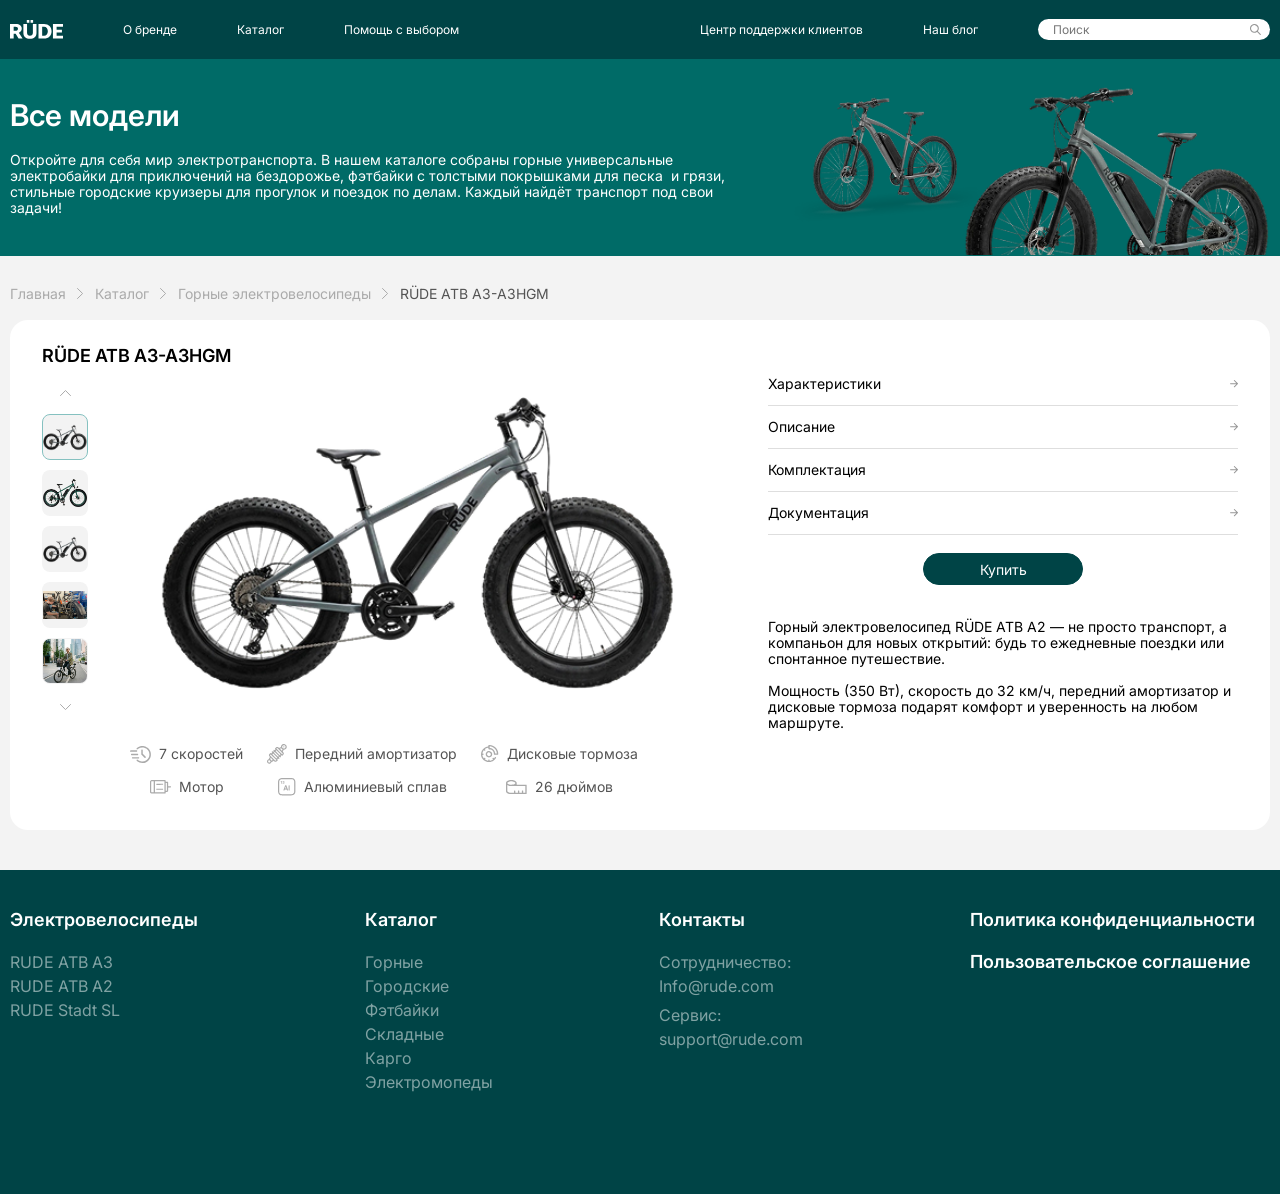
<file: src/product.html>
﻿<!doctype html>
<html lang="ru">
  <head>
    <meta charset="UTF-8" />
    <meta name="viewport" content="width=device-width, initial-scale=1.0" />
    <title>Layout</title>
    <link rel="preconnect" href="https://fonts.googleapis.com" />
    <link rel="preconnect" href="https://fonts.gstatic.com" crossorigin />
    <link
      href="https://fonts.googleapis.com/css2?family=Inter:wght@100..900&display=swap"
      rel="stylesheet"
    />
    <link rel="stylesheet" href="assets/reset.css">
    <link rel="stylesheet" href="assets/styles.css">
    <link rel="stylesheet" href="assets/media-tablet.css">
  </head>
  <body>
    
  <header class="header header-home">
    <div class="header-line">
      <div class="container">
        <nav class="header-left">
          <a href="#" class="header-logo">
            <svg width="53" height="19" viewBox="0 0 53 19" fill="none" xmlns="http://www.w3.org/2000/svg">
              <path d="M0 3.97241H5.98036C9.5346 3.97241 11.7516 5.74953 11.7516 8.5938C11.7516 10.58 10.6627 12.0653 8.82462 12.6489L12.5879 18.6075H8.55457L5.67111 13.6725H3.66313V18.6075H0V3.97241ZM5.35314 10.85C7.21302 10.85 7.98833 10.0747 7.98833 8.82029C7.98833 7.56585 7.21302 6.79054 5.35314 6.79054H3.65878V10.8457H5.35314V10.85Z" fill="white"/>
              <path d="M13.3809 12.8798V3.97239H17.0396V12.8188C17.0396 14.7832 18.1678 15.724 19.9667 15.724C21.7656 15.724 22.8937 14.7832 22.8937 12.8188V3.97239H26.4915V12.8798C26.4915 16.495 23.9826 18.7556 19.9667 18.7556C15.9507 18.7556 13.3809 16.4993 13.3809 12.8798ZM16.7914 0H19.3438V2.76151H16.7914V0ZM20.5547 0H23.1071V2.76151H20.5547V0Z" fill="white"/>
              <path d="M28.4951 3.97241H34.0356C38.6787 3.97241 41.584 6.7949 41.584 11.29C41.584 15.785 38.6787 18.6075 34.0356 18.6075H28.4951V3.97241ZM34.0399 15.785C36.3615 15.785 37.825 13.9252 37.825 11.29C37.825 8.65478 36.3615 6.7949 34.0399 6.7949H32.1583V15.785H34.0399Z" fill="white"/>
              <path d="M42.9424 3.97241H52.9997V6.7949H46.6012V9.70014H51.9325V12.5226H46.6012V15.785H52.9997V18.6075H42.9424V3.97241Z" fill="white"/>
            </svg>
          </a>
          <a href="#">О бренде</a>
          <a href="#">Каталог</a>
          <a href="#">Помощь с выбором</a>
        </nav>
        <button type="button" class="header-home-burger" aria-label="Открыть меню" aria-expanded="false">
          <span></span>
          <span></span>
          <span></span>
        </button>
        <div class="header-right">
          <a href="#">Центр поддержки клиентов</a>
          <a href="#">Наш блог</a>
          <form class="header-search">
            <input type="text" class="header-search-control" placeholder="Поиск">
            <button class="header-search-button">
              <svg width="11" height="11" viewBox="0 0 11 11" fill="none" xmlns="http://www.w3.org/2000/svg">
                <path fill-rule="evenodd" clip-rule="evenodd" d="M3.88776 0.0183702C3.44785 0.0731168 2.81447 0.265031 2.4216 0.462623C2.03615 0.656458 1.50969 1.04556 1.23451 1.33994C0.615447 2.00221 0.238891 2.72673 0.0667876 3.58665C-0.0233508 4.03701 -0.0220603 4.82987 0.069512 5.265C0.159306 5.69153 0.255725 5.97393 0.446556 6.36911C0.955839 7.42372 1.89038 8.24196 3.01399 8.61707C3.52032 8.78613 3.81672 8.83139 4.41832 8.83159C4.89749 8.83176 5.00492 8.82281 5.30889 8.75731C5.89214 8.6317 6.37183 8.43087 6.86749 8.10483L7.13704 7.92751L8.64559 9.43282C10.2411 11.0249 10.2135 11.0012 10.4696 10.9998C10.5803 10.9992 10.7674 10.9127 10.8482 10.8248C10.9285 10.7375 11.0002 10.5669 11 10.4638C10.9995 10.2136 11.0185 10.2356 9.43231 8.64612L7.92695 7.13763L8.10427 6.86808C8.43032 6.37244 8.63461 5.88474 8.75087 5.32422C9.0795 3.7403 8.51668 2.09154 7.29409 1.05658C6.4899 0.375786 5.57647 0.026859 4.53304 0.00190905C4.29644 -0.00376921 4.00606 0.00365835 3.88776 0.0183702ZM5.0067 1.15044C6.7183 1.43045 7.94605 3.09447 7.719 4.82646C7.44322 6.93023 5.36358 8.23643 3.35117 7.56986C2.22133 7.19564 1.34473 6.17195 1.13193 4.97822C1.08343 4.70624 1.08378 4.14016 1.13259 3.85978C1.35591 2.577 2.34766 1.50889 3.60673 1.19518C4.07584 1.07828 4.48569 1.06518 5.0067 1.15044Z" fill="#979797"/>
              </svg>
            </button>
          </form>
        </div>
      </div>
    </div>
    <div class="header-home-mobile-panel" aria-hidden="true">
      <nav class="header-home-mobile-nav">
        <a href="#">О бренде</a>
        <div class="header-home-mobile-item has-children">
          <button type="button" class="header-home-mobile-subtoggle" aria-expanded="false">
            <span>Каталог</span>
            <svg width="8" height="8" viewBox="0 0 8 8" fill="none" xmlns="http://www.w3.org/2000/svg">
              <path d="M3.96434 0.146371C4.15955 -0.0488403 4.47609 -0.0487416 4.67136 0.146371L7.85348 3.32848C8.04874 3.52375 8.04874 3.84025 7.85348 4.03551L4.67136 7.21763C4.47609 7.41274 4.15955 7.41284 3.96434 7.21763C3.76913 7.02241 3.76922 6.70587 3.96434 6.5106L6.29294 4.182L0.499998 4.182C0.223857 4.182 3.46032e-07 3.95814 3.21891e-07 3.682C2.9775e-07 3.40586 0.223857 3.182 0.499998 3.182L6.29294 3.182L3.96434 0.853399C3.76922 0.658126 3.76913 0.341583 3.96434 0.146371Z" fill="#FFFFFF"/>
            </svg>
          </button>
          <div class="header-home-mobile-submenu">
            <a href="#">Горные</a>
            <a href="#">Фэтбайки</a>
            <a href="#">Городские</a>
            <a href="#">Складные</a>
            <a href="#">Карго</a>
            <a href="#">Электромопеды</a>
          </div>
        </div>
        <a href="#">Помощь с выбором</a>
        <a href="#">Центр поддержки клиентов</a>
        <a href="#">Наш блог</a>
      </nav>
      <form class="header-search header-home-mobile-search">
        <input type="text" class="header-search-control" placeholder="Поиск">
        <button class="header-search-button" type="button">
          <svg width="11" height="11" viewBox="0 0 11 11" fill="none" xmlns="http://www.w3.org/2000/svg">
            <path fill-rule="evenodd" clip-rule="evenodd" d="M3.88776 0.0183702C3.44785 0.0731168 2.81447 0.265031 2.4216 0.462623C2.03615 0.656458 1.50969 1.04556 1.23451 1.33994C0.615447 2.00221 0.238891 2.72673 0.0667876 3.58665C-0.0233508 4.03701 -0.0220603 4.82987 0.069512 5.265C0.159306 5.69153 0.255725 5.97393 0.446556 6.36911C0.955839 7.42372 1.89038 8.24196 3.01399 8.61707C3.52032 8.78613 3.81672 8.83139 4.41832 8.83159C4.89749 8.83176 5.00492 8.82281 5.30889 8.75731C5.89214 8.6317 6.37183 8.43087 6.86749 8.10483L7.13704 7.92751L8.64559 9.43282C10.2411 11.0249 10.2135 11.0012 10.4696 10.9998C10.5803 10.9992 10.7674 10.9127 10.8482 10.8248C10.9285 10.7375 11.0002 10.5669 11 10.4638C10.9995 10.2136 11.0185 10.2356 9.43231 8.64612L7.92695 7.13763L8.10427 6.86808C8.43032 6.37244 8.63461 5.88474 8.75087 5.32422C9.0795 3.7403 8.51668 2.09154 7.29409 1.05658C6.4899 0.375786 5.57647 0.026859 4.53304 0.00190905C4.29644 -0.00376921 4.00606 0.00365835 3.88776 0.0183702ZM5.0067 1.15044C6.7183 1.43045 7.94605 3.09447 7.719 4.82646C7.44322 6.93023 5.36358 8.23643 3.35117 7.56986C2.22133 7.19564 1.34473 6.17195 1.13193 4.97822C1.08343 4.70624 1.08378 4.14016 1.13259 3.85978C1.35591 2.577 2.34766 1.50889 3.60673 1.19518C4.07584 1.07828 4.48569 1.06518 5.0067 1.15044Z" fill="#979797"/>
          </svg>
        </button>
      </form>
    </div>
    <div class="catalog-menu" id="catalog-menu" aria-hidden="true">
      <div class="catalog-menu-panel">
        <div class="catalog-menu-sidebar">
          <h3>Все модели</h3>
          <div class="catalog-menu-categories">
            <button type="button" class="catalog-menu-category active" data-preview="mountain">
              <span>Горные</span>
              <svg width="8" height="8" viewBox="0 0 8 8" fill="none" xmlns="http://www.w3.org/2000/svg">
                <path d="M3.96434 0.146371C4.15955 -0.0488403 4.47609 -0.0487416 4.67136 0.146371L7.85348 3.32848C8.04874 3.52375 8.04874 3.84025 7.85348 4.03551L4.67136 7.21763C4.47609 7.41274 4.15955 7.41284 3.96434 7.21763C3.76913 7.02241 3.76922 6.70587 3.96434 6.5106L6.29294 4.182L0.499998 4.182C0.223857 4.182 3.46032e-07 3.95814 3.21891e-07 3.682C2.9775e-07 3.40586 0.223857 3.182 0.499998 3.182L6.29294 3.182L3.96434 0.853399C3.76922 0.658126 3.76913 0.341583 3.96434 0.146371Z" fill="#979797"/>
              </svg>
            </button>
            <button type="button" class="catalog-menu-category" data-preview="fat">
              <span>Фэтбайки</span>
              <svg width="8" height="8" viewBox="0 0 8 8" fill="none" xmlns="http://www.w3.org/2000/svg">
                <path d="M3.96434 0.146371C4.15955 -0.0488403 4.47609 -0.0487416 4.67136 0.146371L7.85348 3.32848C8.04874 3.52375 8.04874 3.84025 7.85348 4.03551L4.67136 7.21763C4.47609 7.41274 4.15955 7.41284 3.96434 7.21763C3.76913 7.02241 3.76922 6.70587 3.96434 6.5106L6.29294 4.182L0.499998 4.182C0.223857 4.182 3.46032e-07 3.95814 3.21891e-07 3.682C2.9775e-07 3.40586 0.223857 3.182 0.499998 3.182L6.29294 3.182L3.96434 0.853399C3.76922 0.658126 3.76913 0.341583 3.96434 0.146371Z" fill="#979797"/>
              </svg>
            </button>
            <button type="button" class="catalog-menu-category" data-preview="city">
              <span>Городские</span>
              <svg width="8" height="8" viewBox="0 0 8 8" fill="none" xmlns="http://www.w3.org/2000/svg">
                <path d="M3.96434 0.146371C4.15955 -0.0488403 4.47609 -0.0487416 4.67136 0.146371L7.85348 3.32848C8.04874 3.52375 8.04874 3.84025 7.85348 4.03551L4.67136 7.21763C4.47609 7.41274 4.15955 7.41284 3.96434 7.21763C3.76913 7.02241 3.76922 6.70587 3.96434 6.5106L6.29294 4.182L0.499998 4.182C0.223857 4.182 3.46032e-07 3.95814 3.21891e-07 3.682C2.9775e-07 3.40586 0.223857 3.182 0.499998 3.182L6.29294 3.182L3.96434 0.853399C3.76922 0.658126 3.76913 0.341583 3.96434 0.146371Z" fill="#979797"/>
              </svg>
            </button>
            <button type="button" class="catalog-menu-category" data-preview="folding">
              <span>Складные</span>
              <svg width="8" height="8" viewBox="0 0 8 8" fill="none" xmlns="http://www.w3.org/2000/svg">
                <path d="M3.96434 0.146371C4.15955 -0.0488403 4.47609 -0.0487416 4.67136 0.146371L7.85348 3.32848C8.04874 3.52375 8.04874 3.84025 7.85348 4.03551L4.67136 7.21763C4.47609 7.41274 4.15955 7.41284 3.96434 7.21763C3.76913 7.02241 3.76922 6.70587 3.96434 6.5106L6.29294 4.182L0.499998 4.182C0.223857 4.182 3.46032e-07 3.95814 3.21891e-07 3.682C2.9775e-07 3.40586 0.223857 3.182 0.499998 3.182L6.29294 3.182L3.96434 0.853399C3.76922 0.658126 3.76913 0.341583 3.96434 0.146371Z" fill="#979797"/>
              </svg>
            </button>
            <button type="button" class="catalog-menu-category" data-preview="cargo">
              <span>Карго</span>
              <svg width="8" height="8" viewBox="0 0 8 8" fill="none" xmlns="http://www.w3.org/2000/svg">
                <path d="M3.96434 0.146371C4.15955 -0.0488403 4.47609 -0.0487416 4.67136 0.146371L7.85348 3.32848C8.04874 3.52375 8.04874 3.84025 7.85348 4.03551L4.67136 7.21763C4.47609 7.41274 4.15955 7.41284 3.96434 7.21763C3.76913 7.02241 3.76922 6.70587 3.96434 6.5106L6.29294 4.182L0.499998 4.182C0.223857 4.182 3.46032e-07 3.95814 3.21891e-07 3.682C2.9775e-07 3.40586 0.223857 3.182 0.499998 3.182L6.29294 3.182L3.96434 0.853399C3.76922 0.658126 3.76913 0.341583 3.96434 0.146371Z" fill="#979797"/>
              </svg>
            </button>
            <button type="button" class="catalog-menu-category" data-preview="moped">
              <span>Электромопеды</span>
              <svg width="8" height="8" viewBox="0 0 8 8" fill="none" xmlns="http://www.w3.org/2000/svg">
                <path d="M3.96434 0.146371C4.15955 -0.0488403 4.47609 -0.0487416 4.67136 0.146371L7.85348 3.32848C8.04874 3.52375 8.04874 3.84025 7.85348 4.03551L4.67136 7.21763C4.47609 7.41274 4.15955 7.41284 3.96434 7.21763C3.76913 7.02241 3.76922 6.70587 3.96434 6.5106L6.29294 4.182L0.499998 4.182C0.223857 4.182 3.46032e-07 3.95814 3.21891e-07 3.682C2.9775e-07 3.40586 0.223857 3.182 0.499998 3.182L6.29294 3.182L3.96434 0.853399C3.76922 0.658126 3.76913 0.341583 3.96434 0.146371Z" fill="#979797"/>
              </svg>
            </button>
          </div>
        </div>
        <div class="catalog-menu-preview">
          <div class="catalog-menu-products is-active" data-preview-content="mountain">
            <article class="catalog-menu-product">
              <div class="catalog-menu-product-image-wrap">
                <img src="assets/images/bike-selection-1.png" alt="" class="catalog-menu-product-image">
              </div>
              <h4>ATB A3-A3HGM</h4>
            </article>
            <article class="catalog-menu-product">
              <div class="catalog-menu-product-image-wrap">
                <img src="assets/images/bike-selection-1.png" alt="" class="catalog-menu-product-image">
              </div>
              <h4>ATB A2-A3HGM</h4>
            </article>
            <article class="catalog-menu-product">
              <div class="catalog-menu-product-image-wrap">
                <img src="assets/images/bike-selection-1.png" alt="" class="catalog-menu-product-image">
              </div>
              <h4>ATB Trail M1</h4>
            </article>
          </div>
          <div class="catalog-menu-products" data-preview-content="fat">
            <article class="catalog-menu-product">
              <div class="catalog-menu-product-image-wrap">
                <img src="assets/images/bike-selection-1.png" alt="" class="catalog-menu-product-image">
              </div>
              <h4>Fat 26 Pro</h4>
            </article>
            <article class="catalog-menu-product">
              <div class="catalog-menu-product-image-wrap">
                <img src="assets/images/bike-selection-1.png" alt="" class="catalog-menu-product-image">
              </div>
              <h4>Fat Urban X</h4>
            </article>
          </div>
          <div class="catalog-menu-products" data-preview-content="city">
            <article class="catalog-menu-product">
              <div class="catalog-menu-product-image-wrap">
                <img src="assets/images/bike-selection-1.png" alt="" class="catalog-menu-product-image">
              </div>
              <h4>Stadt SL-S3HWM</h4>
            </article>
            <article class="catalog-menu-product">
              <div class="catalog-menu-product-image-wrap">
                <img src="assets/images/bike-selection-1.png" alt="" class="catalog-menu-product-image">
              </div>
              <h4>City Flow A2</h4>
            </article>
            <article class="catalog-menu-product">
              <div class="catalog-menu-product-image-wrap">
                <img src="assets/images/bike-selection-1.png" alt="" class="catalog-menu-product-image">
              </div>
              <h4>Urban Ride Lite</h4>
            </article>
          </div>
          <div class="catalog-menu-products" data-preview-content="folding">
            <article class="catalog-menu-product">
              <div class="catalog-menu-product-image-wrap">
                <img src="assets/images/bike-selection-1.png" alt="" class="catalog-menu-product-image">
              </div>
              <h4>Fold Mini 20</h4>
            </article>
            <article class="catalog-menu-product">
              <div class="catalog-menu-product-image-wrap">
                <img src="assets/images/bike-selection-1.png" alt="" class="catalog-menu-product-image">
              </div>
              <h4>Fold City One</h4>
            </article>
            <article class="catalog-menu-product">
              <div class="catalog-menu-product-image-wrap">
                <img src="assets/images/bike-selection-1.png" alt="" class="catalog-menu-product-image">
              </div>
              <h4>Compact Move</h4>
            </article>
          </div>
          <div class="catalog-menu-products" data-preview-content="cargo">
            <article class="catalog-menu-product">
              <div class="catalog-menu-product-image-wrap">
                <img src="assets/images/bike-selection-1.png" alt="" class="catalog-menu-product-image">
              </div>
              <h4>Cargo Long Bed</h4>
            </article>
            <article class="catalog-menu-product">
              <div class="catalog-menu-product-image-wrap">
                <img src="assets/images/bike-selection-1.png" alt="" class="catalog-menu-product-image">
              </div>
              <h4>Cargo Family+</h4>
            </article>
            <article class="catalog-menu-product">
              <div class="catalog-menu-product-image-wrap">
                <img src="assets/images/bike-selection-1.png" alt="" class="catalog-menu-product-image">
              </div>
              <h4>Cargo Box S</h4>
            </article>
          </div>
          <div class="catalog-menu-products" data-preview-content="moped">
            <article class="catalog-menu-product">
              <div class="catalog-menu-product-image-wrap">
                <img src="assets/images/bike-selection-1.png" alt="" class="catalog-menu-product-image">
              </div>
              <h4>Moto E1</h4>
            </article>
          </div>
          <a href="#" class="catalog-menu-link">Посмотреть все</a>
        </div>
      </div>
    </div>
  </header>


  <section class="catalog-header">
    <div class="container">
      <h1>Все модели</h1>
      <p>Откройте для себя мир электротранспорта. В нашем каталоге собраны горные универсальные электробайки для приключений на бездорожье, фэтбайки с толстыми покрышками для песка  и грязи, стильные городские круизеры для прогулок и поездок по делам. Каждый найдёт транспорт под свои задачи!</p>
      <img src="assets/images/catalog-page-1.png" alt="">
    </div>
  </section>

  <div class="catalog-page">
    <div class="container">
      <nav class="catalog-page-breadcrumbs" aria-label="Хлебные крошки">
        <a href="#">Главная</a>
        <svg width="7" height="11" viewBox="0 0 7 11" fill="none" xmlns="http://www.w3.org/2000/svg">
          <path d="M0.5 10.5L5.61364 5.5L0.5 0.5" stroke="#AAAAAA" stroke-miterlimit="10" stroke-linecap="round" stroke-linejoin="round"/>
        </svg>
        <a href="#">Каталог</a>
        <svg width="7" height="11" viewBox="0 0 7 11" fill="none" xmlns="http://www.w3.org/2000/svg">
          <path d="M0.5 10.5L5.61364 5.5L0.5 0.5" stroke="#AAAAAA" stroke-miterlimit="10" stroke-linecap="round" stroke-linejoin="round"/>
        </svg>
        <a href="#">Горные электровелосипеды</a>
        <svg width="7" height="11" viewBox="0 0 7 11" fill="none" xmlns="http://www.w3.org/2000/svg">
          <path d="M0.5 10.5L5.61364 5.5L0.5 0.5" stroke="#AAAAAA" stroke-miterlimit="10" stroke-linecap="round" stroke-linejoin="round"/>
        </svg>
        <span> RÜDE ATB A3-A3HGM</span>
      </nav>



    </div>

    <div class="container">
      <section class="product-card">
        <div class="product-gallery">
          <h1 class="product-card-title">RÜDE ATB A3-A3HGM</h1>

          <div class="product-gallery-body">
            <div class="product-gallery-stage">
              <img src="assets/images/bike-selection-1.png" alt="RÜDE ATB A3-A3HGM" class="product-gallery-main-image is-active" data-product-slide="0">
              <img src="assets/images/catalog-image.png" alt="RÜDE ATB A3-A3HGM сбоку" class="product-gallery-main-image" data-product-slide="1">
              <img src="assets/images/bike-selection-1.png" alt="RÜDE ATB A3-A3HGM крупно" class="product-gallery-main-image" data-product-slide="2">
              <img src="assets/images/support.jpg" alt="Сервис RUDE" class="product-gallery-main-image" data-product-slide="3">
              <img src="assets/images/category-1.jpg" alt="RÜDE в поездке" class="product-gallery-main-image" data-product-slide="4">
              <img src="assets/images/category-2.jpg" alt="RÜDE на городской дороге" class="product-gallery-main-image" data-product-slide="5">
              <img src="assets/images/category-3.png" alt="RÜDE в каталоге" class="product-gallery-main-image" data-product-slide="6">
              <img src="assets/images/help-quiz-1.png" alt="RÜDE деталь рамы" class="product-gallery-main-image" data-product-slide="7">
              <img src="assets/images/bike-selection-1.png" alt="RÜDE ATB A3-A3HGM" class="product-gallery-main-image" data-product-slide="8">
              <img src="assets/images/catalog-image.png" alt="RÜDE ATB A3-A3HGM сбоку" class="product-gallery-main-image" data-product-slide="9">
              <img src="assets/images/support.jpg" alt="Сервис RUDE" class="product-gallery-main-image" data-product-slide="10">
              <img src="assets/images/category-1.jpg" alt="RÜDE в поездке" class="product-gallery-main-image" data-product-slide="11">
              <img src="assets/images/category-2.jpg" alt="RÜDE на городской дороге" class="product-gallery-main-image" data-product-slide="12">
              <img src="assets/images/category-3.png" alt="RÜDE в каталоге" class="product-gallery-main-image" data-product-slide="13">
              <img src="assets/images/help-quiz-1.png" alt="RÜDE деталь рамы" class="product-gallery-main-image" data-product-slide="14">
              <img src="assets/images/bike-selection-1.png" alt="RÜDE ATB A3-A3HGM" class="product-gallery-main-image" data-product-slide="15">
              <img src="assets/images/catalog-image.png" alt="RÜDE ATB A3-A3HGM сбоку" class="product-gallery-main-image" data-product-slide="16">
              <img src="assets/images/support.jpg" alt="Сервис RUDE" class="product-gallery-main-image" data-product-slide="17">
            </div>

            <div class="product-gallery-sidebar">
              <button type="button" class="product-gallery-arrow product-gallery-arrow-up" aria-label="Прокрутить изображения вверх">
                <svg width="11" height="7" viewBox="0 0 11 7" fill="none" xmlns="http://www.w3.org/2000/svg">
                  <path d="M10.5 5.61365L5.5 0.500008L0.5 5.61365" stroke="#AAAAAA" stroke-miterlimit="10" stroke-linecap="round" stroke-linejoin="round"/>
                </svg>
              </button>

              <div class="product-gallery-thumbs-viewport">
                <div class="product-gallery-thumbs">
                  <button type="button" class="product-gallery-thumb is-active" data-product-thumb="0" aria-label="Показать изображение 1">
                    <img src="assets/images/bike-selection-1.png" alt="">
                  </button>
                  <button type="button" class="product-gallery-thumb" data-product-thumb="1" aria-label="Показать изображение 2">
                    <img src="assets/images/catalog-image.png" alt="">
                  </button>
                  <button type="button" class="product-gallery-thumb" data-product-thumb="2" aria-label="Показать изображение 3">
                    <img src="assets/images/bike-selection-1.png" alt="">
                  </button>
                  <button type="button" class="product-gallery-thumb" data-product-thumb="3" aria-label="Показать изображение 4">
                    <img src="assets/images/support.jpg" alt="">
                  </button>
                  <button type="button" class="product-gallery-thumb" data-product-thumb="4" aria-label="Показать изображение 5">
                    <img src="assets/images/category-1.jpg" alt="">
                  </button>
                  <button type="button" class="product-gallery-thumb" data-product-thumb="5" aria-label="Показать изображение 6">
                    <img src="assets/images/category-2.jpg" alt="">
                  </button>
                  <button type="button" class="product-gallery-thumb" data-product-thumb="6" aria-label="Показать изображение 7">
                    <img src="assets/images/category-3.png" alt="">
                  </button>
                  <button type="button" class="product-gallery-thumb" data-product-thumb="7" aria-label="Показать изображение 8">
                    <img src="assets/images/help-quiz-1.png" alt="">
                  </button>
                  <button type="button" class="product-gallery-thumb" data-product-thumb="8" aria-label="Показать изображение 9">
                    <img src="assets/images/bike-selection-1.png" alt="">
                  </button>
                  <button type="button" class="product-gallery-thumb" data-product-thumb="9" aria-label="Показать изображение 10">
                    <img src="assets/images/catalog-image.png" alt="">
                  </button>
                  <button type="button" class="product-gallery-thumb" data-product-thumb="10" aria-label="Показать изображение 11">
                    <img src="assets/images/support.jpg" alt="">
                  </button>
                  <button type="button" class="product-gallery-thumb" data-product-thumb="11" aria-label="Показать изображение 12">
                    <img src="assets/images/category-1.jpg" alt="">
                  </button>
                  <button type="button" class="product-gallery-thumb" data-product-thumb="12" aria-label="Показать изображение 13">
                    <img src="assets/images/category-2.jpg" alt="">
                  </button>
                  <button type="button" class="product-gallery-thumb" data-product-thumb="13" aria-label="Показать изображение 14">
                    <img src="assets/images/category-3.png" alt="">
                  </button>
                  <button type="button" class="product-gallery-thumb" data-product-thumb="14" aria-label="Показать изображение 15">
                    <img src="assets/images/help-quiz-1.png" alt="">
                  </button>
                  <button type="button" class="product-gallery-thumb" data-product-thumb="15" aria-label="Показать изображение 16">
                    <img src="assets/images/bike-selection-1.png" alt="">
                  </button>
                  <button type="button" class="product-gallery-thumb" data-product-thumb="16" aria-label="Показать изображение 17">
                    <img src="assets/images/catalog-image.png" alt="">
                  </button>
                  <button type="button" class="product-gallery-thumb" data-product-thumb="17" aria-label="Показать изображение 18">
                    <img src="assets/images/support.jpg" alt="">
                  </button>
                </div>
              </div>

              <button type="button" class="product-gallery-arrow product-gallery-arrow-down" aria-label="Прокрутить изображения вниз">
                <svg width="11" height="7" viewBox="0 0 11 7" fill="none" xmlns="http://www.w3.org/2000/svg">
                  <path d="M10.5 0.5L5.5 5.61364L0.5 0.5" stroke="#AAAAAA" stroke-miterlimit="10" stroke-linecap="round" stroke-linejoin="round"/>
                </svg>
              </button>
            </div>
          </div>

          <div class="product-features">
            <div class="product-feature">
              <svg width="21" height="17" viewBox="0 0 21 17" fill="none" xmlns="http://www.w3.org/2000/svg"><path fill-rule="evenodd" clip-rule="evenodd" d="M11.4801 0.0222619C9.81321 0.234073 8.20232 0.916074 6.99882 1.91944C6.72773 2.14541 6.6017 2.29929 6.5521 2.46489C6.36387 3.09309 7.11178 3.63593 7.63668 3.25207C7.73955 3.17681 8.02401 2.96913 8.26883 2.79057C9.99116 1.53394 12.2634 1.13178 14.318 1.71997C14.9815 1.90989 16.0709 2.43997 16.5559 2.80881C19.3969 4.96948 20.2446 8.66887 18.6125 11.7837C17.294 14.3 14.5291 15.7894 11.7081 15.503C10.4913 15.3794 9.21177 14.8958 8.26883 14.2031C8.02401 14.0232 7.73955 13.8145 7.63668 13.7393C7.11178 13.3554 6.36387 13.8982 6.5521 14.5264C6.70554 15.0386 8.21959 16.0427 9.54189 16.5091C10.562 16.869 11.2122 16.975 12.392 16.974C13.897 16.9727 14.8279 16.7621 16.1309 16.1283C17.0388 15.6868 17.7448 15.1684 18.4871 14.3982C19.6797 13.1608 20.3668 11.8698 20.7326 10.179C20.9246 9.29135 20.9246 7.69997 20.7326 6.81236C20.3668 5.12153 19.6797 3.83054 18.4871 2.59311C17.2732 1.33374 15.893 0.565528 14.1247 0.165252C13.5873 0.04354 11.9914 -0.0427283 11.4801 0.0222619ZM11.5044 3.71715L11.2977 3.92386V6.16173V8.39961L13.044 10.1497C14.9539 12.0639 14.9719 12.0768 15.414 11.8609C15.709 11.7168 15.8871 11.3788 15.8296 11.0724C15.7963 10.8948 15.5285 10.5958 14.2763 9.33792L12.7631 7.81798L12.7448 5.87223L12.7264 3.92653L12.4993 3.71849C12.3094 3.5445 12.2263 3.51045 11.9917 3.51045C11.7537 3.51045 11.6798 3.54182 11.5044 3.71715ZM0.440773 4.4205C0.057094 4.57571 -0.120671 5.09812 0.0892548 5.45347C0.311765 5.83022 0.218749 5.82067 3.66298 5.82067H6.80063L7.02776 5.61257C7.23367 5.4238 7.25483 5.37528 7.25483 5.09113C7.25483 4.80697 7.23367 4.75846 7.02776 4.56969L6.80063 4.36158L3.68402 4.36542C1.96983 4.36754 0.510383 4.39235 0.440773 4.4205ZM1.41848 7.82327C1.15038 7.93604 0.992916 8.18615 0.992916 8.49937C0.992916 8.75477 1.02125 8.82566 1.19166 8.99607L1.3904 9.19481H4.61023H7.83007L8.02881 8.99607C8.19989 8.82499 8.22755 8.75526 8.22755 8.49566C8.22755 8.23607 8.19983 8.16633 8.02881 7.99526L7.83013 7.79652L4.68507 7.78436C2.95533 7.77767 1.48536 7.79518 1.41848 7.82327ZM2.20195 11.3703C2.02917 11.5287 1.97756 11.628 1.95251 11.8498C1.92369 12.1057 1.93932 12.1496 2.13617 12.3645L2.35139 12.5993L5.4897 12.6161C8.21552 12.6307 8.65397 12.6206 8.8256 12.5392C9.34041 12.2949 9.36224 11.5647 8.86347 11.2701C8.71349 11.1815 8.35297 11.1707 5.55748 11.1707H2.41984L2.20195 11.3703Z" fill="#AAAAAA"/></svg>
              <span>7 скоростей</span>
            </div>
            <div class="product-feature">
              <svg width="20" height="20" viewBox="0 0 20 20" fill="none" xmlns="http://www.w3.org/2000/svg">
                <path fill-rule="evenodd" clip-rule="evenodd" d="M16.2867 0.0364304C16.1452 0.0649533 15.8327 0.183061 15.5925 0.298902C14.6294 0.763197 13.9956 1.746 13.9956 2.77499C13.9956 2.99411 13.9735 3.1188 13.9313 3.13626C13.8959 3.15093 13.67 3.2434 13.4293 3.34179C13.1886 3.44018 12.7631 3.616 12.4838 3.73251L11.9758 3.94432L11.5828 3.56425C11.3666 3.35517 11.0963 3.13724 10.9821 3.07983C10.4421 2.80845 9.75676 2.85263 9.24572 3.19181C8.90596 3.41732 8.09739 4.23876 8.02325 4.43369C7.9367 4.66146 8.01321 4.86652 8.29648 5.16607L8.55725 5.44177L8.1516 5.84979L7.74595 6.25781L7.45084 5.97634C7.20407 5.74095 7.12504 5.69487 6.96831 5.69487C6.59901 5.69487 6.3801 5.90792 6.37752 6.26991C6.37598 6.48862 6.39987 6.53666 6.6419 6.80145L6.90797 7.09259L6.51699 7.48357L6.12602 7.87455L5.83487 7.60848C5.57049 7.36686 5.52168 7.3425 5.30333 7.34353C4.93701 7.34528 4.72829 7.55993 4.72829 7.93489C4.72829 8.09162 4.77437 8.17065 5.00976 8.41741L5.29123 8.71253L4.88141 9.11993L4.47159 9.52739L4.2243 9.28381C3.74801 8.81468 3.53579 8.84407 2.88991 9.46895C2.1374 10.1969 1.93202 10.5724 1.93604 11.2131C1.93902 11.6867 2.12998 12.0877 2.58609 12.5781L2.93058 12.9485L2.47988 13.8138C1.75455 15.2064 1.76624 15.1869 1.63372 15.2231C1.1028 15.3683 0.472774 15.9032 0.23311 16.4122C-0.197307 17.3264 -0.0227719 18.3532 0.682989 19.059C1.387 19.763 2.41789 19.9382 3.3298 19.5089C3.83868 19.2693 4.37371 18.6392 4.5188 18.1086C4.54536 18.0114 4.78688 17.8625 5.67207 17.3977L6.79172 16.8098L7.1619 17.1525C7.75105 17.698 8.24464 17.8859 8.83883 17.7911C9.28057 17.7206 9.55097 17.5526 10.1426 16.9809C10.9044 16.2449 10.9529 16.02 10.4582 15.5177L10.2146 15.2704L10.6221 14.8606L11.0295 14.4508L11.3246 14.7322C11.5925 14.9878 11.641 15.0137 11.8512 15.0137C12.0412 15.0137 12.1112 14.9852 12.2412 14.8553C12.3733 14.7231 12.3996 14.6566 12.3996 14.4537C12.3996 14.2337 12.3743 14.1821 12.1341 13.9126L11.8686 13.6148L12.259 13.2244L12.6494 12.834L12.9406 13.1001C13.2049 13.3417 13.2537 13.3661 13.4721 13.3651C13.8384 13.3633 14.0471 13.1487 14.0471 12.7737C14.0471 12.617 14.0011 12.5379 13.7657 12.2912L13.4842 11.9961L13.8922 11.5904L14.3002 11.1848L14.5759 11.4455C14.9004 11.7524 15.0969 11.8143 15.356 11.6914C15.6035 11.5739 16.5168 10.6123 16.6629 10.3154C16.8996 9.83424 16.8993 9.23176 16.6622 8.75989C16.6048 8.6457 16.3877 8.37633 16.1797 8.16122L15.8015 7.77009L16.0864 7.08003C16.2431 6.70048 16.4301 6.24515 16.5019 6.06814L16.6324 5.74636H16.967C18.2387 5.74636 19.416 4.77061 19.6869 3.49218C19.9937 2.04456 19.1832 0.609977 17.7913 0.137084C17.4161 0.00960648 16.6682 -0.0404371 16.2867 0.0364304ZM17.5739 1.31188C18.2039 1.61301 18.5777 2.18522 18.5778 2.84835C18.578 4.71706 16.0764 5.28289 15.2918 3.59159C15.1824 3.35553 15.1567 3.22306 15.1555 2.88784C15.1542 2.52343 15.1739 2.43446 15.3233 2.13116C15.6362 1.49542 16.1583 1.17184 16.8788 1.16689C17.2012 1.16468 17.316 1.18867 17.5739 1.31188ZM16.6414 2.3473C16.2954 2.48708 16.1951 3.01115 16.463 3.27903C16.7797 3.59571 17.3421 3.42205 17.4247 2.98201C17.508 2.5379 17.0627 2.17709 16.6414 2.3473ZM10.496 4.13152C10.6802 4.25323 15.3679 8.92624 15.5454 9.16498C15.7904 9.49464 15.7335 9.7635 15.3373 10.1471L15.126 10.3518L12.2583 7.48409L9.3906 4.61646L9.56935 4.42854C9.92527 4.0545 10.2312 3.95642 10.496 4.13152ZM14.4295 4.43322C14.5544 4.66517 15.0768 5.18759 15.3088 5.31249C15.4077 5.36578 15.4887 5.42426 15.4887 5.44239C15.4887 5.507 14.9653 6.7512 14.9175 6.80026C14.8623 6.85689 12.9032 4.93047 12.9311 4.84696C12.9471 4.79898 14.1683 4.26487 14.28 4.25699C14.3089 4.25493 14.3762 4.33427 14.4295 4.43322ZM13.0687 10.7656L12.6567 11.1776L10.611 9.13182L8.56523 7.08611L8.97573 6.6732L9.38627 6.26023L11.4334 8.30693L13.4806 10.3537L13.0687 10.7656ZM11.4345 12.4006L11.0367 12.8008L8.98989 10.7545L6.94304 8.70815L7.34091 8.30796L7.73874 7.90776L9.78554 9.9541L11.8324 12.0004L11.4345 12.4006ZM8.17734 11.5895L10.21 13.6226L9.79959 14.0355L9.38915 14.4484L7.34236 12.402L5.29551 10.3557L5.69287 9.95595C5.91142 9.73616 6.10249 9.55627 6.11742 9.55627C6.1324 9.55627 7.05934 10.4712 8.17734 11.5895ZM6.52915 13.2363L9.38509 16.0926L9.18048 16.3039C8.83759 16.658 8.57908 16.7404 8.29107 16.5874C8.12318 16.4981 3.21843 11.5859 3.1376 11.426C3.06475 11.2819 3.06501 11.0733 3.13827 10.9301C3.19856 10.8122 3.59675 10.38 3.64514 10.38C3.66054 10.38 4.95838 11.6654 6.52915 13.2363ZM4.88084 14.8831C5.45974 15.4625 5.92291 15.9459 5.91009 15.9573C5.85386 16.007 4.58058 16.6612 4.54011 16.6612C4.5154 16.6612 4.43828 16.5396 4.36877 16.3909C4.20649 16.0438 3.69817 15.5355 3.35106 15.3732C3.20237 15.3037 3.08076 15.2274 3.08076 15.2036C3.08076 15.1435 3.76979 13.8318 3.80202 13.8305C3.81644 13.83 4.30189 14.3036 4.88084 14.8831ZM2.76063 16.3808C3.17838 16.5553 3.43807 16.9534 3.44003 17.4223C3.44281 18.0936 2.97537 18.5662 2.30848 18.5662C1.64695 18.5662 1.17581 18.0951 1.17581 17.4335C1.17581 16.7824 1.64932 16.3047 2.29726 16.302C2.44682 16.3014 2.65534 16.3368 2.76063 16.3808Z" fill="#AAAAAA"/>
              </svg>

              <span>Передний амортизатор</span>
            </div>
            <div class="product-feature">
              <svg width="18" height="18" viewBox="0 0 18 18" fill="none" xmlns="http://www.w3.org/2000/svg">
                <path fill-rule="evenodd" clip-rule="evenodd" d="M7.72832 0.0864968C7.45485 0.226892 7.38627 0.380671 7.3595 0.91306L7.33705 1.35994L6.93284 1.41675C4.2518 1.79388 2.04828 3.34631 0.845575 5.70532C-0.470935 8.28759 -0.23564 11.4378 1.45005 13.7985C2.65917 15.4918 4.45427 16.6307 6.53536 17.025C6.98188 17.1096 7.21587 17.1255 7.98827 17.1237C8.81264 17.1217 8.97005 17.1087 9.49283 16.9992C11.1196 16.6584 12.4348 15.9582 13.5721 14.8277C14.2125 14.1911 14.8671 13.2886 15.0658 12.7683C15.2945 12.1694 14.6184 11.6494 14.0565 11.992C14.0009 12.0259 13.8477 12.2355 13.7161 12.4578C13.5846 12.6801 13.3901 12.9789 13.284 13.1217L13.0911 13.3813L12.819 13.1151C12.6693 12.9687 12.4822 12.8165 12.4031 12.7769C11.855 12.502 11.2749 13.0488 11.4938 13.6338C11.5199 13.7033 11.6719 13.8925 11.8316 14.0542L12.1221 14.3483L11.9762 14.4561C11.1677 15.0539 10.2422 15.4686 9.27065 15.6685C8.57083 15.8125 8.61704 15.8374 8.61704 15.3163C8.61704 14.9311 8.60384 14.8541 8.51509 14.7213C8.2281 14.2916 7.61124 14.3187 7.37185 14.7713C7.28782 14.9302 7.26968 15.0351 7.26968 15.3617C7.26968 15.8204 7.3083 15.7957 6.75319 15.6911C6.18433 15.5838 5.44391 15.3335 4.96146 15.0855C4.54068 14.8692 3.88344 14.4467 3.82788 14.3568C3.81382 14.3341 3.94321 14.1701 4.1155 13.9924C4.36337 13.7368 4.43509 13.6316 4.4593 13.4882C4.5268 13.0887 4.19827 12.7048 3.78899 12.7048C3.56757 12.7048 3.42987 12.7868 3.11773 13.1046C2.80164 13.4264 2.82203 13.4338 2.44378 12.8594C1.96829 12.1374 1.64959 11.3773 1.48095 10.5628C1.33763 9.87066 1.31289 9.92024 1.80162 9.92015C2.10747 9.92011 2.25829 9.8994 2.37335 9.84155C2.85414 9.60002 2.85414 8.8931 2.37335 8.65156C2.25784 8.59349 2.1072 8.57301 1.79583 8.57297L1.3746 8.57288L1.40496 8.33709C1.5286 7.37651 1.99263 6.24499 2.60461 5.41187L2.83164 5.10278L3.13066 5.39561C3.48605 5.74359 3.5646 5.78832 3.82051 5.78832C4.09169 5.78832 4.31899 5.6265 4.42023 5.36139C4.53605 5.05814 4.4624 4.86102 4.08841 4.47365L3.7906 4.16515L3.90207 4.07771C4.37415 3.70745 5.27688 3.22914 5.8774 3.03112C6.22906 2.91516 7.06672 2.73429 7.25207 2.73429H7.3595V3.29749C7.3595 4.22318 7.49145 4.36735 8.34757 4.37696C8.95743 4.38378 9.41976 4.45497 9.85213 4.60857C11.3988 5.15811 12.4666 6.39616 12.769 7.99045C12.8074 8.19274 12.8389 8.59349 12.8391 8.88097C12.8394 9.4554 12.8811 9.57644 13.1371 9.74517C13.2573 9.82444 13.3767 9.82983 15.017 9.82997C16.6963 9.83006 16.7748 9.82633 16.9176 9.73924C17.0105 9.68257 17.1018 9.56898 17.1599 9.43748C17.2462 9.24238 17.2512 9.1712 17.2267 8.48431C17.1995 7.72633 17.1296 7.21253 16.9667 6.57428C16.2878 3.91481 14.3208 1.67468 11.7613 0.646057C10.7529 0.24077 9.81346 0.0470639 8.68441 0.0115833C7.96056 -0.0111423 7.91089 -0.00727985 7.72832 0.0864968ZM9.71739 1.46049C11.534 1.75952 13.1685 2.74148 14.3421 4.23885C15.1858 5.31522 15.6923 6.56755 15.8449 7.95358C15.8712 8.19341 15.8928 8.4107 15.8928 8.43639C15.8928 8.46702 15.6018 8.48305 15.0453 8.48305H14.1977L14.1668 8.20235C13.8703 5.51606 11.8187 3.41022 9.17463 3.07837L8.72932 3.0225L8.71711 2.17855L8.70485 1.33465L9.00904 1.36434C9.17629 1.38064 9.49508 1.42394 9.71739 1.46049ZM7.38196 6.05824C6.7191 6.17933 6.16834 6.4775 5.64821 6.99686C5.32723 7.31745 5.2264 7.45488 5.05214 7.80937C4.80512 8.31198 4.71153 8.71287 4.71045 9.27306C4.70775 10.6939 5.63038 11.9108 7.04512 12.3526C7.33139 12.442 7.47304 12.4573 7.98827 12.4549C8.5159 12.4524 8.6399 12.4369 8.94391 12.3358C10.5787 11.7917 11.5294 10.0913 11.1106 8.4606C11.0168 8.0955 10.7307 7.52795 10.4824 7.21464C10.1037 6.73673 9.47518 6.32484 8.8416 6.13935C8.50409 6.04055 7.71795 5.99685 7.38196 6.05824ZM8.3566 7.41005C9.30824 7.60915 10.0088 8.6102 9.83825 9.52726C9.49207 11.3887 7.02989 11.7244 6.22255 10.0201C6.09001 9.74032 6.07951 9.68346 6.07951 9.24656C6.07951 8.80893 6.08988 8.75306 6.22363 8.47075C6.60794 7.65936 7.47865 7.22636 8.3566 7.41005Z" fill="#AAAAAA"/>
              </svg>
              <span>Дисковые тормоза</span>
            </div>
            <div class="product-feature">
              <svg width="21" height="14" viewBox="0 0 21 14" fill="none" xmlns="http://www.w3.org/2000/svg">
                <path fill-rule="evenodd" clip-rule="evenodd" d="M1.46314 0.0584819C0.914388 0.166511 0.364429 0.608824 0.11943 1.13911L0 1.39764V6.76898C0 11.9205 0.00427505 12.1514 0.104467 12.4111C0.221595 12.7149 0.553905 13.104 0.86325 13.2997C1.33905 13.6007 1.13423 13.5928 8.44407 13.5928H15.1934L15.3797 13.4675C15.6239 13.3033 15.6961 13.0753 15.6999 12.4555L15.7029 11.9485H16.6814C17.6096 11.9485 17.6694 11.9421 17.8461 11.8232C18.1501 11.6189 18.1628 11.5205 18.1663 9.35873L18.1694 7.39929H19.4017H20.634L20.8131 7.23936C20.9715 7.09784 20.9921 7.04681 20.9921 6.79638C20.9921 6.54596 20.9715 6.49493 20.8131 6.35341L20.634 6.19348H19.4017H18.1694L18.1663 4.23404C18.1628 2.07229 18.1501 1.97391 17.8461 1.76953C17.6694 1.6507 17.6096 1.64429 16.6814 1.64429H15.7029L15.6999 1.1373C15.6961 0.517457 15.6239 0.289449 15.3797 0.12524L15.1934 0L8.44626 0.00602908C4.73533 0.00931766 1.59293 0.0329406 1.46314 0.0584819ZM3.69964 6.79638V12.3321H2.67049C1.59271 12.3321 1.50348 12.3144 1.30348 12.0606C1.20641 11.9375 1.20641 1.6553 1.30348 1.53215C1.50348 1.27832 1.59271 1.26062 2.67049 1.26062H3.69964V6.79638ZM14.4423 6.79638V12.3321H9.70129H4.96026V6.79638V1.26062H9.70129H14.4423V6.79638ZM16.9087 6.79638V10.6879H16.3058H15.7029V6.79638V2.90491H16.3058H16.9087V6.79638ZM6.4273 3.88698C6.2689 4.0285 6.24829 4.07953 6.24829 4.32995C6.24829 4.58038 6.2689 4.63141 6.4273 4.77293L6.6063 4.93286H9.67838C11.833 4.93286 12.7862 4.91455 12.8702 4.87164C13.0805 4.76405 13.1793 4.59101 13.1793 4.32995C13.1793 4.0689 13.0805 3.89586 12.8702 3.78827C12.7862 3.74536 11.833 3.72705 9.67838 3.72705H6.6063L6.4273 3.88698ZM6.4273 8.81984C6.2689 8.96136 6.24829 9.01239 6.24829 9.26281C6.24829 9.51324 6.2689 9.56427 6.4273 9.70578L6.6063 9.86572H9.67838C11.833 9.86572 12.7862 9.84741 12.8702 9.8045C13.0805 9.69691 13.1793 9.52387 13.1793 9.26281C13.1793 9.00176 13.0805 8.82872 12.8702 8.72113C12.7862 8.67822 11.833 8.65991 9.67838 8.65991H6.6063L6.4273 8.81984Z" fill="#AAAAAA"/>
              </svg>
              <span>Мотор</span>
            </div>
            <div class="product-feature">
              <svg width="18" height="18" viewBox="0 0 18 18" fill="none" xmlns="http://www.w3.org/2000/svg">
                <path fill-rule="evenodd" clip-rule="evenodd" d="M7.89869 7.28658C8.16263 7.28661 8.39805 7.35079 8.52648 7.71455L9.93937 11.6464C9.98219 11.7606 10.0536 11.9676 10.0536 12.0961C10.0536 12.3815 9.80386 12.6099 9.50417 12.6099C9.24728 12.6099 9.06178 12.517 8.97615 12.2887L8.67627 11.4324H6.79261L6.4855 12.2887C6.40701 12.517 6.24301 12.6099 5.96471 12.6099C5.64361 12.6099 5.42252 12.4101 5.42252 12.0961C5.42252 11.9676 5.49363 11.7606 5.53644 11.6464L7.04939 7.64342C7.14929 7.37941 7.3348 7.28659 7.62022 7.28658H7.89869ZM7.04939 10.619H8.41949L7.75584 8.55662H7.74167L7.04939 10.619Z" fill="#AAAAAA"/>
                <path d="M11.11 7.28658C11.4239 7.28661 11.6307 7.46493 11.6307 7.80738V12.0889C11.6307 12.4313 11.4239 12.6099 11.11 12.6099C10.796 12.6099 10.5889 12.4314 10.5889 12.0889V7.80738C10.5889 7.4649 10.796 7.28658 11.11 7.28658Z" fill="#AAAAAA"/>
                <path d="M3.70794 2.90053C3.83574 2.90053 3.93968 2.95645 3.9397 3.17208V5.4409C3.9397 5.64859 3.85985 5.79229 3.63621 5.79232C3.41253 5.79232 3.33271 5.64861 3.33271 5.4409V3.92313H2.81735C2.68554 3.92313 2.61361 3.87502 2.61361 3.71125C2.61366 3.56359 2.69354 3.52364 2.90113 3.48371L3.04911 3.45176C3.4923 3.35586 3.3686 2.90063 3.70794 2.90053Z" fill="#AAAAAA"/>
                <path d="M5.43035 2.90053C6.12134 2.90053 6.37698 3.28796 6.377 3.67539C6.377 3.93102 6.26132 4.11493 6.03764 4.23476C6.33717 4.31865 6.465 4.55818 6.46501 4.85772C6.46501 5.48878 5.97776 5.79228 5.38665 5.79232C4.63588 5.79232 4.40002 5.32528 4.39992 5.10154C4.39992 4.93779 4.51977 4.82187 4.68352 4.82186C5.03899 4.82186 4.84735 5.31304 5.39841 5.31312C5.69793 5.31312 5.85797 5.12942 5.85802 4.88183C5.85802 4.69013 5.77401 4.55026 5.49847 4.52228C5.38663 4.5103 5.16694 4.49023 5.16694 4.30649C5.16696 4.09883 5.28678 4.05476 5.51444 4.04278C5.71407 4.03077 5.8179 3.91511 5.81793 3.73145C5.81793 3.49183 5.63026 3.37977 5.4186 3.37973C4.93529 3.37973 5.04699 3.83512 4.73144 3.83512C4.59565 3.83511 4.46381 3.77525 4.46381 3.59552C4.46384 3.1083 5.04292 2.90058 5.43035 2.90053Z" fill="#AAAAAA"/>
                <path fill-rule="evenodd" clip-rule="evenodd" d="M8.68893 1.28387e-06C9.92105 -7.4346e-05 11.1533 0.00319199 12.1084 0.0096456C13.0591 0.0160698 13.7439 0.025548 13.8736 0.0391813C15.3412 0.193746 16.3981 0.87 16.9541 2.02983C17.2022 2.54745 17.3006 2.89874 17.3709 3.51234C17.3793 3.58586 17.3862 3.79579 17.392 4.10004C17.3979 4.40722 17.4026 4.81678 17.4065 5.29413C17.4142 6.24891 17.418 7.47652 17.4179 8.704C17.4179 9.93151 17.414 11.1592 17.4062 12.1142C17.4023 12.5915 17.3973 13.001 17.3914 13.3083C17.3856 13.6126 17.379 13.8229 17.3706 13.8966C17.2541 14.9147 16.9431 15.636 16.3444 16.2558C15.725 16.8969 14.9533 17.2441 13.9026 17.3643C13.8289 17.3727 13.6188 17.3796 13.3146 17.3854C13.0073 17.3913 12.5979 17.3959 12.1205 17.3999C11.1656 17.4077 9.93785 17.4116 8.71032 17.4116C7.4828 17.4117 6.25497 17.4079 5.30015 17.4002C4.82289 17.3963 4.41352 17.3915 4.10637 17.3857C3.80224 17.3799 3.59229 17.373 3.51867 17.3646C2.55341 17.254 1.78534 16.9327 1.21488 16.3908C0.510741 15.722 0.160758 14.9617 0.0455104 13.8676C0.0297862 13.7182 0.0186208 13.0268 0.0111525 12.0759C0.00365343 11.1211 -7.98975e-05 9.89635 1.29624e-06 8.67326C8.27602e-05 7.45014 0.00382968 6.2282 0.0114539 5.27906C0.0152652 4.80461 0.0202238 4.398 0.0259204 4.09341C0.0315622 3.79181 0.0379221 3.584 0.0461132 3.51234C0.116676 2.89664 0.215279 2.54719 0.467148 2.02199C0.56673 1.81434 0.637944 1.67817 0.732065 1.54791C0.825807 1.4182 0.940309 1.29687 1.12176 1.11543C1.30301 0.934177 1.42448 0.819865 1.55424 0.726037C1.68454 0.631842 1.82057 0.560158 2.02802 0.460517C2.53369 0.217636 2.95523 0.0972816 3.5027 0.0397841C3.63308 0.0261474 4.31821 0.0164864 5.26911 0.00994699C6.22449 0.00337719 7.45682 7.71236e-05 8.68893 1.28387e-06ZM8.71032 17.3194C8.8754 17.3194 9.04048 17.3186 9.2049 17.3185C8.85174 17.3188 8.49552 17.3188 8.14282 17.3185C8.33132 17.3187 8.52082 17.3194 8.71032 17.3194ZM11.6018 17.3103C11.7817 17.3092 11.9549 17.309 12.1199 17.3076C12.2221 17.3068 12.3211 17.3055 12.4168 17.3046C12.1668 17.307 11.8931 17.3085 11.6018 17.3103ZM14.0355 17.2543C13.9883 17.2608 13.9405 17.2668 13.892 17.2724C13.9889 17.2613 14.0836 17.2482 14.1756 17.2332L14.0355 17.2543ZM8.82063 1.22573C6.03819 1.22145 4.66054 1.21877 3.90926 1.24352C3.53362 1.25589 3.31896 1.27521 3.16575 1.30319C3.01498 1.33074 2.92164 1.36705 2.78419 1.41952C2.42256 1.55763 2.21145 1.69992 1.91892 2.00481C1.63648 2.29921 1.45576 2.62356 1.31585 3.09613C1.28316 3.20655 1.26261 3.35306 1.25015 4.08979C1.23776 4.82192 1.23321 6.12675 1.22724 8.54276C1.22001 11.4655 1.21426 12.8758 1.25075 13.6407C1.26898 14.0227 1.29752 14.2374 1.33966 14.3966C1.3816 14.5549 1.43744 14.6613 1.52019 14.8333C1.73942 15.2887 2.15576 15.7005 2.60758 15.9092C2.77173 15.985 2.87731 16.0368 3.03434 16.0759C3.19256 16.1152 3.40595 16.1421 3.77997 16.16C4.52875 16.1958 5.89824 16.1943 8.70852 16.1943C11.5451 16.1943 12.9174 16.1963 13.6648 16.1585C14.038 16.1395 14.2494 16.1111 14.4068 16.0692C14.5634 16.0276 14.6697 15.9724 14.8393 15.8908C15.3083 15.6654 15.6714 15.3023 15.8968 14.8333C15.9784 14.6635 16.0336 14.5571 16.0753 14.4005C16.1171 14.243 16.1459 14.0317 16.1648 13.6585C16.2027 12.911 16.2006 11.5387 16.2006 8.70219C16.2006 6.48562 16.1986 5.20925 16.1886 4.44603C16.1786 3.68039 16.1604 3.43786 16.131 3.28299C15.9412 2.28236 15.316 1.60116 14.3149 1.30861C14.2049 1.27649 14.0529 1.25613 13.3076 1.24442C12.5668 1.23278 11.2498 1.22946 8.82063 1.22573ZM16.2787 12.9701C16.2761 13.1095 16.2732 13.2358 16.2697 13.3507L16.2787 12.9701C16.2813 12.8307 16.2836 12.6782 16.2853 12.5111L16.2787 12.9701ZM1.31193 1.05756C1.27359 1.09468 1.23242 1.13556 1.18716 1.18083C1.24869 1.11929 1.30287 1.06635 1.35232 1.01928C1.33927 1.03168 1.32567 1.04426 1.31193 1.05756ZM2.25044 0.460216C2.19071 0.486322 2.13008 0.514234 2.0681 0.544001L2.25044 0.460216C2.31021 0.434095 2.36932 0.409671 2.42766 0.386979L2.25044 0.460216Z" fill="#AAAAAA"/>
              </svg>
              <span>Алюминиевый сплав</span>
            </div>
            <div class="product-feature">
              <svg width="21" height="15" viewBox="0 0 21 15" fill="none" xmlns="http://www.w3.org/2000/svg">
                <path fill-rule="evenodd" clip-rule="evenodd" d="M4.20558 0.0140026C2.89149 0.213013 1.96519 0.529779 1.20425 1.04027C0.729721 1.35865 0.401417 1.7226 0.176365 2.17977L0 2.53799V7.04238V11.5468L0.176365 11.905C0.660006 12.8875 1.73987 13.5573 3.48432 13.9567C3.98742 14.0719 4.02943 14.0726 12.0959 14.0904C20.1918 14.1083 20.2022 14.1082 20.381 13.9976C20.4795 13.9368 20.5865 13.8113 20.6187 13.7187C20.6591 13.603 20.6774 12.253 20.6774 9.40139C20.6774 5.67767 20.6684 5.23345 20.5895 5.06722C20.5412 4.96531 20.4501 4.85246 20.3873 4.81639C20.301 4.7669 19.1057 4.7443 15.5013 4.72392L10.7296 4.69696L10.7027 3.59165C10.6766 2.52392 10.6706 2.4755 10.5262 2.16704C10.1971 1.46449 9.24531 0.752405 8.1503 0.389701C7.27618 0.100109 6.72126 0.0193405 5.4996 0.00386611C4.87685 -0.00400587 4.29454 0.000523199 4.20558 0.0140026ZM6.63187 1.40718C7.31096 1.51863 7.80145 1.66782 8.30332 1.91552C9.26758 2.3915 9.56639 2.91364 9.20255 3.48673C8.71126 4.26061 7.38887 4.67103 5.38146 4.6727C3.57447 4.67421 2.40068 4.34645 1.68892 3.64174C1.21369 3.1711 1.20716 2.8587 1.66314 2.40466C2.09799 1.9717 2.90708 1.61918 3.88309 1.43748C4.57146 1.30932 5.94334 1.29417 6.63187 1.40718ZM1.78651 5.31071C2.54044 5.6829 3.43639 5.91955 4.4482 6.01374C4.85205 6.05138 7.55472 6.07154 12.1989 6.0717L19.3295 6.07186V9.41476V12.7577H18.2781H17.2267V11.8653C17.2267 10.9124 17.1911 10.7493 16.9454 10.5773C16.7865 10.466 16.3926 10.4701 16.1979 10.5851C15.9228 10.7477 15.8787 10.9276 15.8787 11.8896V12.7577H14.5847H13.2907V11.8896C13.2907 10.9276 13.2466 10.7477 12.9715 10.5851C12.7768 10.4701 12.3829 10.466 12.224 10.5773C11.9783 10.7493 11.9428 10.9124 11.9428 11.8653V12.7577H10.6487H9.35471L9.35439 11.9624C9.35422 11.5249 9.32926 11.0776 9.2989 10.9683C9.21517 10.6668 8.97524 10.4931 8.64251 10.4931C8.39983 10.4931 8.35006 10.5142 8.18836 10.6856L8.00677 10.8782V11.8179V12.7577H6.26393C4.37666 12.7577 3.91539 12.7131 3.0733 12.4491C2.30956 12.2097 1.7121 11.8435 1.47492 11.4696L1.32098 11.2268V8.16408C1.32098 6.47959 1.33031 5.10135 1.34169 5.10135C1.35312 5.10135 1.55326 5.19554 1.78651 5.31071Z" fill="#AAAAAA"/>
              </svg>
              <span>26 дюймов</span>
            </div>
          </div>
        </div>

        <div class="product-info">
          <div class="product-tabs">
            <article class="product-tab-item">
              <button type="button" class="product-tab-toggle">
                <span>Характеристики</span>
                <svg width="8" height="8" viewBox="0 0 8 8" fill="none" xmlns="http://www.w3.org/2000/svg"><path d="M3.96434 0.146371C4.15955 -0.0488403 4.47609 -0.0487416 4.67136 0.146371L7.85348 3.32848C8.04874 3.52375 8.04874 3.84025 7.85348 4.03551L4.67136 7.21763C4.47609 7.41274 4.15955 7.41284 3.96434 7.21763C3.76913 7.02241 3.76922 6.70587 3.96434 6.5106L6.29294 4.182L0.499998 4.182C0.223857 4.182 3.46032e-07 3.95814 3.21891e-07 3.682C2.9775e-07 3.40586 0.223857 3.182 0.499998 3.182L6.29294 3.182L3.96434 0.853399C3.76922 0.658126 3.76913 0.341583 3.96434 0.146371Z" fill="#979797"/></svg>
              </button>
              <div class="product-tab-content">
                <div class="product-specs">
                  <div class="product-spec-row"><span>Модельный ряд</span><strong>ATB</strong></div>
                  <div class="product-spec-row"><span>Артикул</span><strong>A3-A3Hxx</strong></div>
                  <div class="product-spec-row"><span>Тип велосипеда</span><strong>Горный электровелосипед</strong></div>
                  <div class="product-spec-row"><span>Размер колеса, дюймы</span><strong>26</strong></div>
                  <div class="product-spec-row"><span>Широкие покрышки</span><strong>да</strong></div>
                  <div class="product-spec-row"><span>Тип рамы</span><strong>не складная</strong></div>
                  <div class="product-spec-row"><span>Материал рамы</span><strong>алюминиевый сплав</strong></div>
                  <div class="product-spec-row"><span>Мощность мотора, Вт</span><strong>350</strong></div>
                  <div class="product-spec-row"><span>Номинальное напряжение батареи, В</span><strong>36</strong></div>
                  <div class="product-spec-row"><span>Заряд батареи, Ач</span><strong>13</strong></div>
                  <div class="product-spec-row"><span>Максимальная скорость, км/ч</span><strong>32</strong></div>
                  <div class="product-spec-row"><span>Запас хода, км</span><strong>35</strong></div>
                  <div class="product-spec-row"><span>Максимальная нагрузка, кг</span><strong>0</strong></div>
                  <div class="product-spec-row"><span>Тормоза</span><strong>дисковые</strong></div>
                  <div class="product-spec-row"><span>Количество скоростей</span><strong>7</strong></div>
                  <div class="product-spec-row"><span>Фара</span><strong>передняя</strong></div>
                  <div class="product-spec-row"><span>Степень защиты</span><strong>IPX4</strong></div>
                  <div class="product-spec-row"><span>Зарядное устройство</span><strong>42В/2А</strong></div>
                  <div class="product-spec-row"><span>Размеры упаковки, мм</span><strong>1590x270x770</strong></div>
                  <div class="product-spec-row"><span>Вес в упаковке, кг</span><strong>33</strong></div>
                </div>
              </div>
            </article>
            <article class="product-tab-item">
              <button type="button" class="product-tab-toggle">
                <span>Описание</span>
                <svg width="8" height="8" viewBox="0 0 8 8" fill="none" xmlns="http://www.w3.org/2000/svg"><path d="M3.96434 0.146371C4.15955 -0.0488403 4.47609 -0.0487416 4.67136 0.146371L7.85348 3.32848C8.04874 3.52375 8.04874 3.84025 7.85348 4.03551L4.67136 7.21763C4.47609 7.41274 4.15955 7.41284 3.96434 7.21763C3.76913 7.02241 3.76922 6.70587 3.96434 6.5106L6.29294 4.182L0.499998 4.182C0.223857 4.182 3.46032e-07 3.95814 3.21891e-07 3.682C2.9775e-07 3.40586 0.223857 3.182 0.499998 3.182L6.29294 3.182L3.96434 0.853399C3.76922 0.658126 3.76913 0.341583 3.96434 0.146371Z" fill="#979797"/></svg>
              </button>
              <div class="product-tab-content">
                <div class="product-description-content">
                  <p>RUDE ATB A2-S3MGM: не просто электровелосипед — а стиль жизни.</p>
                  <p>RUDE ATB A2 — это не просто горный универсальный электровелосипед, а целое настроение. Он создан для тех, кто любит открывать новые дороги и собирать истории в пути, не отрываясь от обычной жизни. Будь то ежедневные поездки или спонтанное путешествие без чёткого маршрута — RUDE ATB A2-S3MGM всегда с вами и готов проехать за пределы маршрута: легко, свободно, без лишних усилий. Этот мощный электровелосипед готов к самым разным испытаниям и дальним маршрутам.</p>
                  <p>Продуманность в каждой детали:</p>
                  <ul>
                    <li>Мотор 350 Вт — легко берёт любые подъёмы.</li>
                    <li>Максимальная скорость 32 км/ч — будет по-настоящему динамично и весело.</li>
                    <li>Передний амортизатор — поездка будет настолько комфортной, что вы забудете о сложностях бездорожья.</li>
                    <li>Дисковые тормоза обеспечивают быструю и плавную остановку — уверенно и безопасно.</li>
                    <li>Режим ассистента подстраивается под ваш стиль педалирования — управляйте поездкой на электровелосипеде так, как вам удобно.</li>
                  </ul>
                  <p>Надёжность, на которую можно положиться.</p>
                  <p>Не беспокойтесь о надёжности! Выверенная конструкция гарантирует прочное и безопасное крепление колёс и спиц: никаких люфтов, только стабильность на дороге.</p>
                  <p>Будьте заметнее — катайтесь безопаснее</p>
                  <p>Яркая передняя фара — для уверенной езды в тёмное время суток.</p>
                </div>
              </div>
            </article>
            <article class="product-tab-item">
              <button type="button" class="product-tab-toggle">
                <span>Комплектация</span>
                <svg width="8" height="8" viewBox="0 0 8 8" fill="none" xmlns="http://www.w3.org/2000/svg"><path d="M3.96434 0.146371C4.15955 -0.0488403 4.47609 -0.0487416 4.67136 0.146371L7.85348 3.32848C8.04874 3.52375 8.04874 3.84025 7.85348 4.03551L4.67136 7.21763C4.47609 7.41274 4.15955 7.41284 3.96434 7.21763C3.76913 7.02241 3.76922 6.70587 3.96434 6.5106L6.29294 4.182L0.499998 4.182C0.223857 4.182 3.46032e-07 3.95814 3.21891e-07 3.682C2.9775e-07 3.40586 0.223857 3.182 0.499998 3.182L6.29294 3.182L3.96434 0.853399C3.76922 0.658126 3.76913 0.341583 3.96434 0.146371Z" fill="#979797"/></svg>
              </button>
              <div class="product-tab-content">
                <div class="product-kit-grid">
                  <article class="product-kit-item"><img src="assets/images/characteristic-1.png" alt=""><p>Велосипед Велосипед</p></article>
                  <article class="product-kit-item"><img src="assets/images/characteristic-1.png" alt=""><p>Велосипед Велосипед</p></article>
                  <article class="product-kit-item"><img src="assets/images/characteristic-1.png" alt=""><p>Велосипед Велосипед</p></article>
                  <article class="product-kit-item"><img src="assets/images/characteristic-1.png" alt=""><p>Велосипед Велосипед</p></article>
                  <article class="product-kit-item"><img src="assets/images/characteristic-1.png" alt=""><p>Велосипед Велосипед</p></article>
                  <article class="product-kit-item"><img src="assets/images/characteristic-1.png" alt=""><p>Велосипед Велосипед</p></article>
                  <article class="product-kit-item"><img src="assets/images/characteristic-1.png" alt=""><p>Велосипед Велосипед</p></article>
                  <article class="product-kit-item"><img src="assets/images/characteristic-1.png" alt=""><p>Велосипед Велосипед</p></article>
                  <article class="product-kit-item"><img src="assets/images/characteristic-1.png" alt=""><p>Велосипед Велосипед</p></article>
                  <article class="product-kit-item"><img src="assets/images/characteristic-1.png" alt=""><p>Велосипед Велосипед</p></article>
                  <article class="product-kit-item"><img src="assets/images/characteristic-1.png" alt=""><p>Велосипед Велосипед</p></article>
                  <article class="product-kit-item"><img src="assets/images/characteristic-1.png" alt=""><p>Велосипед Велосипед</p></article>
                  <article class="product-kit-item"><img src="assets/images/characteristic-1.png" alt=""><p>Велосипед Велосипед</p></article>
                  <article class="product-kit-item"><img src="assets/images/characteristic-1.png" alt=""><p>Велосипед Велосипед</p></article>
                  <article class="product-kit-item"><img src="assets/images/characteristic-1.png" alt=""><p>Велосипед Велосипед</p></article>
                  <article class="product-kit-item"><img src="assets/images/characteristic-1.png" alt=""><p>Велосипед Велосипед</p></article>
                  <article class="product-kit-item"><img src="assets/images/characteristic-1.png" alt=""><p>Велосипед Велосипед</p></article>
                </div>
              </div>
            </article>
            <article class="product-tab-item">
              <button type="button" class="product-tab-toggle">
                <span>Документация</span>
                <svg width="8" height="8" viewBox="0 0 8 8" fill="none" xmlns="http://www.w3.org/2000/svg"><path d="M3.96434 0.146371C4.15955 -0.0488403 4.47609 -0.0487416 4.67136 0.146371L7.85348 3.32848C8.04874 3.52375 8.04874 3.84025 7.85348 4.03551L4.67136 7.21763C4.47609 7.41274 4.15955 7.41284 3.96434 7.21763C3.76913 7.02241 3.76922 6.70587 3.96434 6.5106L6.29294 4.182L0.499998 4.182C0.223857 4.182 3.46032e-07 3.95814 3.21891e-07 3.682C2.9775e-07 3.40586 0.223857 3.182 0.499998 3.182L6.29294 3.182L3.96434 0.853399C3.76922 0.658126 3.76913 0.341583 3.96434 0.146371Z" fill="#979797"/></svg>
              </button>
              <div class="product-tab-content">
                <div class="product-documents">
                  <article class="product-document-card">
                    <svg width="25" height="33" viewBox="0 0 25 33" fill="none" xmlns="http://www.w3.org/2000/svg">
                      <path d="M9.97168 16.625C9.97168 16.9432 10.1555 17.0957 10.4492 17.0957C10.743 17.0957 10.9277 16.9432 10.9277 16.625V15.1924H11.5146V16.6348C11.5146 17.2204 11.1051 17.5869 10.4492 17.5869C9.79344 17.5869 9.37402 17.2211 9.37402 16.6348V15.1924H9.97168V16.625Z" fill="#545454"/>
                      <path fill-rule="evenodd" clip-rule="evenodd" d="M8.16504 15.1924C8.74532 15.1924 9.10719 15.48 9.10742 15.9404C9.10742 16.2621 8.92997 16.5031 8.62988 16.5977L9.24414 17.5625H8.58594L8.11426 16.7637H7.78711V17.5625H7.18848V15.1924H8.16504ZM7.78613 16.3057L8.0625 16.3066C8.36625 16.3066 8.49316 16.1807 8.49316 15.9775C8.49315 15.7743 8.36624 15.6484 8.0625 15.6484H7.78613V16.3057Z" fill="#545454"/>
                      <path fill-rule="evenodd" clip-rule="evenodd" d="M12.7471 15.1924C13.5054 15.1924 13.9795 15.6498 13.9795 16.3779C13.9794 17.1059 13.5052 17.5625 12.7471 17.5625H11.8418V15.1924H12.7471ZM12.4404 17.1055H12.748C13.1269 17.1053 13.3661 16.8045 13.3662 16.3779C13.3662 15.9512 13.127 15.6496 12.748 15.6494H12.4404V17.1055Z" fill="#545454"/>
                      <path d="M15.8447 15.6494H14.7988V16.1201H15.6699V16.5771H14.7988V17.1055H15.8447V17.5625H14.2021V15.1924H15.8447V15.6494Z" fill="#545454"/>
                      <path d="M10.3477 14.9961H9.93066V14.5488H10.3477V14.9961Z" fill="#545454"/>
                      <path d="M10.9619 14.9961H10.5449V14.5488H10.9619V14.9961Z" fill="#545454"/>
                      <path fill-rule="evenodd" clip-rule="evenodd" d="M23.8193 1.03027H24.75V31.9697H23.8193V33H0V0H23.8193V1.03027ZM0.5 32.5H23.3193V0.5H0.5V32.5ZM23.8193 31.4697H24.25V1.53027H23.8193V31.4697Z" fill="#545454"/>
                    </svg>
                    <p>Руководство пользователя к электровелосипеду RÜDE ATB A3-A3HGM</p>
                    <a href="#">Открыть инструкцию</a>
                  </article>
                </div>
              </div>
            </article>
          </div>

          <a href="#" class="button product-buy-button">Купить</a>

          <div class="product-copy">
            <p>Горный электровелосипед RÜDE ATB A2 — не просто транспорт, а компаньон для новых открытий: будь то ежедневные поездки или спонтанное путешествие.</p>
            <p>Мощность (350 Вт), скорость до 32 км/ч, передний амортизатор и дисковые тормоза подарят комфорт и уверенность на любом маршруте.</p>
          </div>
        </div>
      </section>
    </div>
  </div>

  <footer class="footer">
    <div class="container">
      <div class="footer-col">
        <div class="footer-title">Электровелосипеды</div>
        <nav>
          <a href="#">RUDE ATB A3</a>
          <a href="#">RUDE ATB A2</a>
          <a href="#">RUDE Stadt SL</a>
        </nav>
      </div>
      <div class="footer-col">
        <div class="footer-title">Каталог</div>
        <nav>
          <a href="#">Горные</a>
          <a href="#">Городские</a>
          <a href="#">Фэтбайки</a>
          <a href="#">Складные</a>
          <a href="#">Карго</a>
          <a href="#">Электромопеды</a>
        </nav>
      </div>
      <div class="footer-col">
        <div class="footer-title">Контакты</div>
        <p>Сотрудничество:<br><a href="mailto:info@rude.com">Info@rude.com</a></p>
        <p>Сервис:<br><a href="mailto:support@rude.com">support@rude.com</a></p>
      </div>
      <div class="footer-col">
        <a href="#" class="footer-title">Политика конфиденциальности</a>
        <a href="#" class="footer-title">Пользовательское соглашение</a>
      </div>
    </div>
  </footer>

  <script src="assets/app.js"></script>
  </body>
</html>
</file>
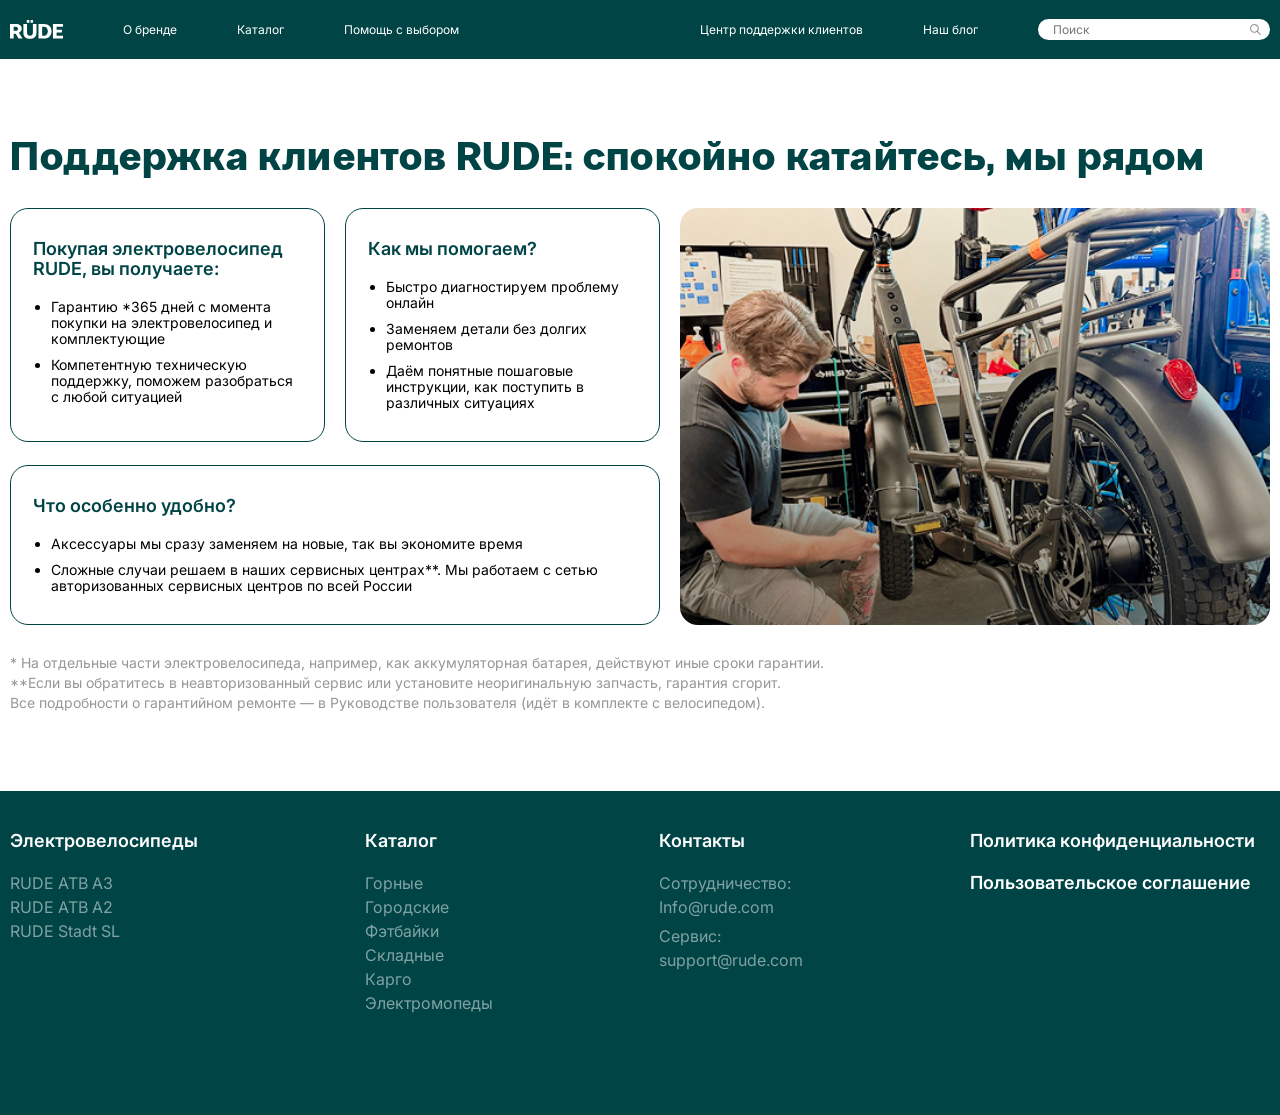
<file: src/support.html>
﻿<!doctype html>
<html lang="ru">
  <head>
    <meta charset="UTF-8" />
    <meta name="viewport" content="width=device-width, initial-scale=1.0" />
    <title>Layout</title>
    <link rel="preconnect" href="https://fonts.googleapis.com" />
    <link rel="preconnect" href="https://fonts.gstatic.com" crossorigin />
    <link
      href="https://fonts.googleapis.com/css2?family=Inter:wght@100..900&display=swap"
      rel="stylesheet"
    />
    <link rel="stylesheet" href="assets/reset.css">
    <link rel="stylesheet" href="assets/styles.css">
    <link rel="stylesheet" href="assets/media-tablet.css">
  </head>
  <body>
    
  <header class="header header-home">
    <div class="header-line">
      <div class="container">
        <nav class="header-left">
          <a href="#" class="header-logo">
            <svg width="53" height="19" viewBox="0 0 53 19" fill="none" xmlns="http://www.w3.org/2000/svg">
              <path d="M0 3.97241H5.98036C9.5346 3.97241 11.7516 5.74953 11.7516 8.5938C11.7516 10.58 10.6627 12.0653 8.82462 12.6489L12.5879 18.6075H8.55457L5.67111 13.6725H3.66313V18.6075H0V3.97241ZM5.35314 10.85C7.21302 10.85 7.98833 10.0747 7.98833 8.82029C7.98833 7.56585 7.21302 6.79054 5.35314 6.79054H3.65878V10.8457H5.35314V10.85Z" fill="white"/>
              <path d="M13.3809 12.8798V3.97239H17.0396V12.8188C17.0396 14.7832 18.1678 15.724 19.9667 15.724C21.7656 15.724 22.8937 14.7832 22.8937 12.8188V3.97239H26.4915V12.8798C26.4915 16.495 23.9826 18.7556 19.9667 18.7556C15.9507 18.7556 13.3809 16.4993 13.3809 12.8798ZM16.7914 0H19.3438V2.76151H16.7914V0ZM20.5547 0H23.1071V2.76151H20.5547V0Z" fill="white"/>
              <path d="M28.4951 3.97241H34.0356C38.6787 3.97241 41.584 6.7949 41.584 11.29C41.584 15.785 38.6787 18.6075 34.0356 18.6075H28.4951V3.97241ZM34.0399 15.785C36.3615 15.785 37.825 13.9252 37.825 11.29C37.825 8.65478 36.3615 6.7949 34.0399 6.7949H32.1583V15.785H34.0399Z" fill="white"/>
              <path d="M42.9424 3.97241H52.9997V6.7949H46.6012V9.70014H51.9325V12.5226H46.6012V15.785H52.9997V18.6075H42.9424V3.97241Z" fill="white"/>
            </svg>
          </a>
          <a href="#">О бренде</a>
          <a href="#">Каталог</a>
          <a href="#">Помощь с выбором</a>
        </nav>
        <button type="button" class="header-home-burger" aria-label="Открыть меню" aria-expanded="false">
          <span></span>
          <span></span>
          <span></span>
        </button>
        <div class="header-right">
          <a href="#">Центр поддержки клиентов</a>
          <a href="#">Наш блог</a>
          <form class="header-search">
            <input type="text" class="header-search-control" placeholder="Поиск">
            <button class="header-search-button">
              <svg width="11" height="11" viewBox="0 0 11 11" fill="none" xmlns="http://www.w3.org/2000/svg">
                <path fill-rule="evenodd" clip-rule="evenodd" d="M3.88776 0.0183702C3.44785 0.0731168 2.81447 0.265031 2.4216 0.462623C2.03615 0.656458 1.50969 1.04556 1.23451 1.33994C0.615447 2.00221 0.238891 2.72673 0.0667876 3.58665C-0.0233508 4.03701 -0.0220603 4.82987 0.069512 5.265C0.159306 5.69153 0.255725 5.97393 0.446556 6.36911C0.955839 7.42372 1.89038 8.24196 3.01399 8.61707C3.52032 8.78613 3.81672 8.83139 4.41832 8.83159C4.89749 8.83176 5.00492 8.82281 5.30889 8.75731C5.89214 8.6317 6.37183 8.43087 6.86749 8.10483L7.13704 7.92751L8.64559 9.43282C10.2411 11.0249 10.2135 11.0012 10.4696 10.9998C10.5803 10.9992 10.7674 10.9127 10.8482 10.8248C10.9285 10.7375 11.0002 10.5669 11 10.4638C10.9995 10.2136 11.0185 10.2356 9.43231 8.64612L7.92695 7.13763L8.10427 6.86808C8.43032 6.37244 8.63461 5.88474 8.75087 5.32422C9.0795 3.7403 8.51668 2.09154 7.29409 1.05658C6.4899 0.375786 5.57647 0.026859 4.53304 0.00190905C4.29644 -0.00376921 4.00606 0.00365835 3.88776 0.0183702ZM5.0067 1.15044C6.7183 1.43045 7.94605 3.09447 7.719 4.82646C7.44322 6.93023 5.36358 8.23643 3.35117 7.56986C2.22133 7.19564 1.34473 6.17195 1.13193 4.97822C1.08343 4.70624 1.08378 4.14016 1.13259 3.85978C1.35591 2.577 2.34766 1.50889 3.60673 1.19518C4.07584 1.07828 4.48569 1.06518 5.0067 1.15044Z" fill="#979797"/>
              </svg>
            </button>
          </form>
        </div>
      </div>
    </div>
    <div class="header-home-mobile-panel" aria-hidden="true">
      <nav class="header-home-mobile-nav">
        <a href="#">О бренде</a>
        <div class="header-home-mobile-item has-children">
          <button type="button" class="header-home-mobile-subtoggle" aria-expanded="false">
            <span>Каталог</span>
            <svg width="8" height="8" viewBox="0 0 8 8" fill="none" xmlns="http://www.w3.org/2000/svg">
              <path d="M3.96434 0.146371C4.15955 -0.0488403 4.47609 -0.0487416 4.67136 0.146371L7.85348 3.32848C8.04874 3.52375 8.04874 3.84025 7.85348 4.03551L4.67136 7.21763C4.47609 7.41274 4.15955 7.41284 3.96434 7.21763C3.76913 7.02241 3.76922 6.70587 3.96434 6.5106L6.29294 4.182L0.499998 4.182C0.223857 4.182 3.46032e-07 3.95814 3.21891e-07 3.682C2.9775e-07 3.40586 0.223857 3.182 0.499998 3.182L6.29294 3.182L3.96434 0.853399C3.76922 0.658126 3.76913 0.341583 3.96434 0.146371Z" fill="#FFFFFF"/>
            </svg>
          </button>
          <div class="header-home-mobile-submenu">
            <a href="#">Горные</a>
            <a href="#">Фэтбайки</a>
            <a href="#">Городские</a>
            <a href="#">Складные</a>
            <a href="#">Карго</a>
            <a href="#">Электромопеды</a>
          </div>
        </div>
        <a href="#">Помощь с выбором</a>
        <a href="#">Центр поддержки клиентов</a>
        <a href="#">Наш блог</a>
      </nav>
      <form class="header-search header-home-mobile-search">
        <input type="text" class="header-search-control" placeholder="Поиск">
        <button class="header-search-button" type="button">
          <svg width="11" height="11" viewBox="0 0 11 11" fill="none" xmlns="http://www.w3.org/2000/svg">
            <path fill-rule="evenodd" clip-rule="evenodd" d="M3.88776 0.0183702C3.44785 0.0731168 2.81447 0.265031 2.4216 0.462623C2.03615 0.656458 1.50969 1.04556 1.23451 1.33994C0.615447 2.00221 0.238891 2.72673 0.0667876 3.58665C-0.0233508 4.03701 -0.0220603 4.82987 0.069512 5.265C0.159306 5.69153 0.255725 5.97393 0.446556 6.36911C0.955839 7.42372 1.89038 8.24196 3.01399 8.61707C3.52032 8.78613 3.81672 8.83139 4.41832 8.83159C4.89749 8.83176 5.00492 8.82281 5.30889 8.75731C5.89214 8.6317 6.37183 8.43087 6.86749 8.10483L7.13704 7.92751L8.64559 9.43282C10.2411 11.0249 10.2135 11.0012 10.4696 10.9998C10.5803 10.9992 10.7674 10.9127 10.8482 10.8248C10.9285 10.7375 11.0002 10.5669 11 10.4638C10.9995 10.2136 11.0185 10.2356 9.43231 8.64612L7.92695 7.13763L8.10427 6.86808C8.43032 6.37244 8.63461 5.88474 8.75087 5.32422C9.0795 3.7403 8.51668 2.09154 7.29409 1.05658C6.4899 0.375786 5.57647 0.026859 4.53304 0.00190905C4.29644 -0.00376921 4.00606 0.00365835 3.88776 0.0183702ZM5.0067 1.15044C6.7183 1.43045 7.94605 3.09447 7.719 4.82646C7.44322 6.93023 5.36358 8.23643 3.35117 7.56986C2.22133 7.19564 1.34473 6.17195 1.13193 4.97822C1.08343 4.70624 1.08378 4.14016 1.13259 3.85978C1.35591 2.577 2.34766 1.50889 3.60673 1.19518C4.07584 1.07828 4.48569 1.06518 5.0067 1.15044Z" fill="#979797"/>
          </svg>
        </button>
      </form>
    </div>
    <div class="catalog-menu" id="catalog-menu" aria-hidden="true">
      <div class="catalog-menu-panel">
        <div class="catalog-menu-sidebar">
          <h3>Все модели</h3>
          <div class="catalog-menu-categories">
            <button type="button" class="catalog-menu-category active" data-preview="mountain">
              <span>Горные</span>
              <svg width="8" height="8" viewBox="0 0 8 8" fill="none" xmlns="http://www.w3.org/2000/svg">
                <path d="M3.96434 0.146371C4.15955 -0.0488403 4.47609 -0.0487416 4.67136 0.146371L7.85348 3.32848C8.04874 3.52375 8.04874 3.84025 7.85348 4.03551L4.67136 7.21763C4.47609 7.41274 4.15955 7.41284 3.96434 7.21763C3.76913 7.02241 3.76922 6.70587 3.96434 6.5106L6.29294 4.182L0.499998 4.182C0.223857 4.182 3.46032e-07 3.95814 3.21891e-07 3.682C2.9775e-07 3.40586 0.223857 3.182 0.499998 3.182L6.29294 3.182L3.96434 0.853399C3.76922 0.658126 3.76913 0.341583 3.96434 0.146371Z" fill="#979797"/>
              </svg>
            </button>
            <button type="button" class="catalog-menu-category" data-preview="fat">
              <span>Фэтбайки</span>
              <svg width="8" height="8" viewBox="0 0 8 8" fill="none" xmlns="http://www.w3.org/2000/svg">
                <path d="M3.96434 0.146371C4.15955 -0.0488403 4.47609 -0.0487416 4.67136 0.146371L7.85348 3.32848C8.04874 3.52375 8.04874 3.84025 7.85348 4.03551L4.67136 7.21763C4.47609 7.41274 4.15955 7.41284 3.96434 7.21763C3.76913 7.02241 3.76922 6.70587 3.96434 6.5106L6.29294 4.182L0.499998 4.182C0.223857 4.182 3.46032e-07 3.95814 3.21891e-07 3.682C2.9775e-07 3.40586 0.223857 3.182 0.499998 3.182L6.29294 3.182L3.96434 0.853399C3.76922 0.658126 3.76913 0.341583 3.96434 0.146371Z" fill="#979797"/>
              </svg>
            </button>
            <button type="button" class="catalog-menu-category" data-preview="city">
              <span>Городские</span>
              <svg width="8" height="8" viewBox="0 0 8 8" fill="none" xmlns="http://www.w3.org/2000/svg">
                <path d="M3.96434 0.146371C4.15955 -0.0488403 4.47609 -0.0487416 4.67136 0.146371L7.85348 3.32848C8.04874 3.52375 8.04874 3.84025 7.85348 4.03551L4.67136 7.21763C4.47609 7.41274 4.15955 7.41284 3.96434 7.21763C3.76913 7.02241 3.76922 6.70587 3.96434 6.5106L6.29294 4.182L0.499998 4.182C0.223857 4.182 3.46032e-07 3.95814 3.21891e-07 3.682C2.9775e-07 3.40586 0.223857 3.182 0.499998 3.182L6.29294 3.182L3.96434 0.853399C3.76922 0.658126 3.76913 0.341583 3.96434 0.146371Z" fill="#979797"/>
              </svg>
            </button>
            <button type="button" class="catalog-menu-category" data-preview="folding">
              <span>Складные</span>
              <svg width="8" height="8" viewBox="0 0 8 8" fill="none" xmlns="http://www.w3.org/2000/svg">
                <path d="M3.96434 0.146371C4.15955 -0.0488403 4.47609 -0.0487416 4.67136 0.146371L7.85348 3.32848C8.04874 3.52375 8.04874 3.84025 7.85348 4.03551L4.67136 7.21763C4.47609 7.41274 4.15955 7.41284 3.96434 7.21763C3.76913 7.02241 3.76922 6.70587 3.96434 6.5106L6.29294 4.182L0.499998 4.182C0.223857 4.182 3.46032e-07 3.95814 3.21891e-07 3.682C2.9775e-07 3.40586 0.223857 3.182 0.499998 3.182L6.29294 3.182L3.96434 0.853399C3.76922 0.658126 3.76913 0.341583 3.96434 0.146371Z" fill="#979797"/>
              </svg>
            </button>
            <button type="button" class="catalog-menu-category" data-preview="cargo">
              <span>Карго</span>
              <svg width="8" height="8" viewBox="0 0 8 8" fill="none" xmlns="http://www.w3.org/2000/svg">
                <path d="M3.96434 0.146371C4.15955 -0.0488403 4.47609 -0.0487416 4.67136 0.146371L7.85348 3.32848C8.04874 3.52375 8.04874 3.84025 7.85348 4.03551L4.67136 7.21763C4.47609 7.41274 4.15955 7.41284 3.96434 7.21763C3.76913 7.02241 3.76922 6.70587 3.96434 6.5106L6.29294 4.182L0.499998 4.182C0.223857 4.182 3.46032e-07 3.95814 3.21891e-07 3.682C2.9775e-07 3.40586 0.223857 3.182 0.499998 3.182L6.29294 3.182L3.96434 0.853399C3.76922 0.658126 3.76913 0.341583 3.96434 0.146371Z" fill="#979797"/>
              </svg>
            </button>
            <button type="button" class="catalog-menu-category" data-preview="moped">
              <span>Электромопеды</span>
              <svg width="8" height="8" viewBox="0 0 8 8" fill="none" xmlns="http://www.w3.org/2000/svg">
                <path d="M3.96434 0.146371C4.15955 -0.0488403 4.47609 -0.0487416 4.67136 0.146371L7.85348 3.32848C8.04874 3.52375 8.04874 3.84025 7.85348 4.03551L4.67136 7.21763C4.47609 7.41274 4.15955 7.41284 3.96434 7.21763C3.76913 7.02241 3.76922 6.70587 3.96434 6.5106L6.29294 4.182L0.499998 4.182C0.223857 4.182 3.46032e-07 3.95814 3.21891e-07 3.682C2.9775e-07 3.40586 0.223857 3.182 0.499998 3.182L6.29294 3.182L3.96434 0.853399C3.76922 0.658126 3.76913 0.341583 3.96434 0.146371Z" fill="#979797"/>
              </svg>
            </button>
          </div>
        </div>
        <div class="catalog-menu-preview">
          <div class="catalog-menu-products is-active" data-preview-content="mountain">
            <article class="catalog-menu-product">
              <div class="catalog-menu-product-image-wrap">
                <img src="assets/images/bike-selection-1.png" alt="" class="catalog-menu-product-image">
              </div>
              <h4>ATB A3-A3HGM</h4>
            </article>
            <article class="catalog-menu-product">
              <div class="catalog-menu-product-image-wrap">
                <img src="assets/images/bike-selection-1.png" alt="" class="catalog-menu-product-image">
              </div>
              <h4>ATB A2-A3HGM</h4>
            </article>
            <article class="catalog-menu-product">
              <div class="catalog-menu-product-image-wrap">
                <img src="assets/images/bike-selection-1.png" alt="" class="catalog-menu-product-image">
              </div>
              <h4>ATB Trail M1</h4>
            </article>
          </div>
          <div class="catalog-menu-products" data-preview-content="fat">
            <article class="catalog-menu-product">
              <div class="catalog-menu-product-image-wrap">
                <img src="assets/images/bike-selection-1.png" alt="" class="catalog-menu-product-image">
              </div>
              <h4>Fat 26 Pro</h4>
            </article>
            <article class="catalog-menu-product">
              <div class="catalog-menu-product-image-wrap">
                <img src="assets/images/bike-selection-1.png" alt="" class="catalog-menu-product-image">
              </div>
              <h4>Fat Urban X</h4>
            </article>
          </div>
          <div class="catalog-menu-products" data-preview-content="city">
            <article class="catalog-menu-product">
              <div class="catalog-menu-product-image-wrap">
                <img src="assets/images/bike-selection-1.png" alt="" class="catalog-menu-product-image">
              </div>
              <h4>Stadt SL-S3HWM</h4>
            </article>
            <article class="catalog-menu-product">
              <div class="catalog-menu-product-image-wrap">
                <img src="assets/images/bike-selection-1.png" alt="" class="catalog-menu-product-image">
              </div>
              <h4>City Flow A2</h4>
            </article>
            <article class="catalog-menu-product">
              <div class="catalog-menu-product-image-wrap">
                <img src="assets/images/bike-selection-1.png" alt="" class="catalog-menu-product-image">
              </div>
              <h4>Urban Ride Lite</h4>
            </article>
          </div>
          <div class="catalog-menu-products" data-preview-content="folding">
            <article class="catalog-menu-product">
              <div class="catalog-menu-product-image-wrap">
                <img src="assets/images/bike-selection-1.png" alt="" class="catalog-menu-product-image">
              </div>
              <h4>Fold Mini 20</h4>
            </article>
            <article class="catalog-menu-product">
              <div class="catalog-menu-product-image-wrap">
                <img src="assets/images/bike-selection-1.png" alt="" class="catalog-menu-product-image">
              </div>
              <h4>Fold City One</h4>
            </article>
            <article class="catalog-menu-product">
              <div class="catalog-menu-product-image-wrap">
                <img src="assets/images/bike-selection-1.png" alt="" class="catalog-menu-product-image">
              </div>
              <h4>Compact Move</h4>
            </article>
          </div>
          <div class="catalog-menu-products" data-preview-content="cargo">
            <article class="catalog-menu-product">
              <div class="catalog-menu-product-image-wrap">
                <img src="assets/images/bike-selection-1.png" alt="" class="catalog-menu-product-image">
              </div>
              <h4>Cargo Long Bed</h4>
            </article>
            <article class="catalog-menu-product">
              <div class="catalog-menu-product-image-wrap">
                <img src="assets/images/bike-selection-1.png" alt="" class="catalog-menu-product-image">
              </div>
              <h4>Cargo Family+</h4>
            </article>
            <article class="catalog-menu-product">
              <div class="catalog-menu-product-image-wrap">
                <img src="assets/images/bike-selection-1.png" alt="" class="catalog-menu-product-image">
              </div>
              <h4>Cargo Box S</h4>
            </article>
          </div>
          <div class="catalog-menu-products" data-preview-content="moped">
            <article class="catalog-menu-product">
              <div class="catalog-menu-product-image-wrap">
                <img src="assets/images/bike-selection-1.png" alt="" class="catalog-menu-product-image">
              </div>
              <h4>Moto E1</h4>
            </article>
          </div>
          <a href="#" class="catalog-menu-link">Посмотреть все</a>
        </div>
      </div>
    </div>
  </header>

  <section class="support-page">
    <div class="container">
      <h1 class="support-page-title second-font">Поддержка клиентов RUDE: спокойно катайтесь, мы рядом</h1>

      <div class="support-page-layout">
        <article class="support-page-card support-page-card-small">
          <h3>Покупая электровелосипед RUDE, вы получаете:</h3>
          <ul>
            <li>Гарантию *365 дней с момента покупки на электровелосипед и комплектующие</li>
            <li>Компетентную техническую поддержку, поможем разобраться с любой ситуацией</li>
          </ul>
        </article>

        <article class="support-page-card support-page-card-small">
          <h3>Как мы помогаем?</h3>
          <ul>
            <li>Быстро диагностируем проблему онлайн</li>
            <li>Заменяем детали без долгих ремонтов</li>
            <li>Даём понятные пошаговые инструкции, как поступить в различных ситуациях</li>
          </ul>
        </article>

        <div class="support-page-image-wrap">
          <img src="assets/images/support.jpg" alt="Сервисный центр RUDE">
        </div>

        <article class="support-page-card support-page-card-wide">
          <h3>Что особенно удобно?</h3>
          <ul>
            <li>Аксессуары мы сразу заменяем на новые, так вы экономите время</li>
            <li>Сложные случаи решаем в наших сервисных центрах**. Мы работаем с сетью авторизованных сервисных центров по всей России</li>
          </ul>
        </article>
      </div>

      <div class="support-page-notes">
        <p>* На отдельные части электровелосипеда, например, как аккумуляторная батарея, действуют иные сроки гарантии.</p>
        <p>**Если вы обратитесь в неавторизованный сервис или установите неоригинальную запчасть, гарантия сгорит.</p>
        <p>Все подробности о гарантийном ремонте — в Руководстве пользователя (идёт в комплекте с велосипедом).</p>
      </div>
    </div>
  </section>

  <footer class="footer">
    <div class="container">
      <div class="footer-col">
        <div class="footer-title">Электровелосипеды</div>
        <nav>
          <a href="#">RUDE ATB A3</a>
          <a href="#">RUDE ATB A2</a>
          <a href="#">RUDE Stadt SL</a>
        </nav>
      </div>
      <div class="footer-col">
        <div class="footer-title">Каталог</div>
        <nav>
          <a href="#">Горные</a>
          <a href="#">Городские</a>
          <a href="#">Фэтбайки</a>
          <a href="#">Складные</a>
          <a href="#">Карго</a>
          <a href="#">Электромопеды</a>
        </nav>
      </div>
      <div class="footer-col">
        <div class="footer-title">Контакты</div>
        <p>Сотрудничество:<br><a href="mailto:info@rude.com">Info@rude.com</a></p>
        <p>Сервис:<br><a href="mailto:support@rude.com">support@rude.com</a></p>
      </div>
      <div class="footer-col">
        <a href="#" class="footer-title">Политика конфиденциальности</a>
        <a href="#" class="footer-title">Пользовательское соглашение</a>
      </div>
    </div>
  </footer>

  <script src="assets/app.js"></script>
  </body>
</html>
</file>
<file: src/assets/styles.css>
@font-face {
  font-family: "PP Radio Grotesk";
  src: url("./fonts/PPRadioGrotesk-Ultralight.otf") format("opentype");
  font-weight: 200;
  font-style: normal;
  font-display: swap;
}

@font-face {
  font-family: "PP Radio Grotesk";
  src: url("./fonts/PPRadioGrotesk-UltralightItalic.otf") format("opentype");
  font-weight: 200;
  font-style: italic;
  font-display: swap;
}

@font-face {
  font-family: "PP Radio Grotesk";
  src: url("./fonts/PPRadioGrotesk-Regular.otf") format("opentype");
  font-weight: 400;
  font-style: normal;
  font-display: swap;
}

@font-face {
  font-family: "PP Radio Grotesk";
  src: url("./fonts/PPRadioGrotesk-RegularItalic.otf") format("opentype");
  font-weight: 400;
  font-style: italic;
  font-display: swap;
}

@font-face {
  font-family: "PP Radio Grotesk";
  src: url("./fonts/PPRadioGrotesk-Black.otf") format("opentype");
  font-weight: 900;
  font-style: normal;
  font-display: swap;
}

@font-face {
  font-family: "PP Radio Grotesk";
  src: url("./fonts/PPRadioGrotesk-BlackItalic.otf") format("opentype");
  font-weight: 900;
  font-style: italic;
  font-display: swap;
}

:root {
  --color-dark-green: #004446;
  --color-gray: #979797;
  --color-light-gray: #dedede;
  --color-red: #e44b31;
  --color-light-green: #85c1c0;
  --color-middle-gray: #aaaaaa;
  --color-dark-gray: #545454;
  --color-white: #FFFFFF;
  --color-black: #000000;

  --height-header: 59px;
}

body {
  font-family: "Inter", sans-serif;
}

.second-font {
  font-family: "PP Radio Grotesk", sans-serif;
}

.container {
  margin: 0 auto;
  max-width: 1340px;
  padding-right: 10px;
  padding-left: 10px;
}

.section-title {
  font-family: "PP Radio Grotesk", sans-serif;
  text-align: center;
  font-weight: 900;
  font-size: 40px;
  line-height: 42px;
  letter-spacing: 0.03em;
  color: var(--color-dark-green);
  margin-bottom: 36px;
}

.button {
  color: var(--color-white);
  padding: 0 50px;
  height: 56px;
  line-height: 56px;
  background-color: var(--color-dark-green);
  border-radius: 40px;
  display: inline-block;
  font-weight: 600;
  font-size: 18px;
  border: 1px solid var(--color-dark-green);
  transition: background-color .3s ease-in-out, color .3s ease-in-out, border-color .3s ease-in-out;
}
.button:hover {
  color: var(--color-dark-green);
  background-color: var(--color-white);
  border-color: var(--color-light-green);
}


/**
 * Header
 */
.header-line {
  background-color: var(--color-dark-green);
  height: var(--height-header);
  color: var(--color-white);
  font-size: 12px;
}
.header {
  position: relative;
  z-index: 40;
}
.header-line > .container {
  display: flex;
  align-items: center;
  justify-content: space-between;
  height: inherit;
}
.header-left,
.header-right {
  display: flex;
  gap: 60px;
  align-items: center;
  height: inherit;
}
.header-logo {
  height: inherit;
  display: flex;
  align-items: center;
}
.header-logo svg {
  display: inline-block;
}
.header-search {
  position: relative;
}
.header-search-control {
  background: var(--color-white);
  height: 21px;
  line-height: 21px;
  border-radius: 11px;
  outline: none;
  border: none;
  padding: 0 25px 0 15px;
  color: var(--color-black);
}
.header-search-button {
  position: absolute;
  top: 0;
  right: 0;
  bottom: 0;
  width: 20px;
}

.header-home-burger,
.header-home-mobile-panel {
  display: none;
}

.header-home-burger {
  width: 28px;
  height: 28px;
  flex-direction: column;
  justify-content: center;
  gap: 5px;
  background: transparent;
  cursor: pointer;
}

.header-home-burger span {
  width: 100%;
  height: 2px;
  border-radius: 999px;
  background: var(--color-white);
  transition: transform .25s ease, opacity .25s ease;
}

.header-home-mobile-panel {
  position: absolute;
  top: var(--height-header);
  left: 0;
  width: 100%;
  padding: 18px 16px 24px;
  background: var(--color-dark-green);
  opacity: 0;
  visibility: hidden;
  pointer-events: none;
  transform: translateY(-10px);
  transition: opacity .25s ease, transform .25s ease, visibility .25s ease;
}

.header-home-mobile-panel.is-open {
  opacity: 1;
  visibility: visible;
  pointer-events: auto;
  transform: translateY(0);
}

.header-home-mobile-nav {
  display: flex;
  flex-direction: column;
  gap: 14px;
  margin-bottom: 18px;
  font-size: 14px;
}

.header-home-mobile-nav a {
  color: var(--color-white);
}

.header-home-mobile-item {
  width: 100%;
}

.header-home-mobile-subtoggle {
  width: 100%;
  display: flex;
  align-items: center;
  justify-content: space-between;
  gap: 12px;
  background: transparent;
  color: var(--color-white);
  font-size: 14px;
  text-align: left;
  cursor: pointer;
}

.header-home-mobile-subtoggle svg {
  flex: 0 0 auto;
  transition: transform .25s ease;
}

.header-home-mobile-submenu {
  max-height: 0;
  overflow: hidden;
  display: flex;
  flex-direction: column;
  gap: 10px;
  padding-left: 14px;
  transition: max-height .25s ease, margin-top .25s ease;
}

.header-home-mobile-submenu a {
  color: rgba(255, 255, 255, 0.85);
  font-size: 13px;
}

.header-home-mobile-item.is-open .header-home-mobile-subtoggle svg {
  transform: rotate(90deg);
}

.header-home-mobile-item.is-open .header-home-mobile-submenu {
  max-height: 420px;
  margin-top: 12px;
}

.header-home-mobile-search .header-search-control {
  width: 100%;
}
.catalog-menu {
  position: absolute;
  top: var(--height-header);
  left: 0;
  width: 100%;
  opacity: 0;
  visibility: hidden;
  pointer-events: none;
  transform: translateY(-12px);
  transition: opacity .25s ease, transform .25s ease, visibility .25s ease;
}
.catalog-menu.is-open {
  opacity: 1;
  visibility: visible;
  pointer-events: auto;
  transform: translateY(0);
}
.catalog-menu-panel {
  width: min(100%, 1440px);
  min-height: 360px;
  max-height: 70vh;
  margin: 0 auto;
  padding: 34px 60px;
  display: flex;
  justify-content: space-between;
  align-items: stretch;
  gap: 36px;
  background: var(--color-white);
  box-shadow: 0 0 10px rgba(0, 0, 0, 0.25);
  overflow: auto;
}
.catalog-menu-sidebar {
  flex: 0 0 278px;
  display: flex;
  flex-direction: column;
  gap: 8px;
}
.catalog-menu-sidebar h3 {
  font-weight: 600;
  font-size: 14px;
  line-height: 16px;
  color: var(--color-dark-green);
}
.catalog-menu-categories {
  display: flex;
  flex-direction: column;
  gap: 3px;
}
.catalog-menu-category {
  width: 100%;
  min-height: 42px;
  display: flex;
  justify-content: space-between;
  align-items: flex-end;
  gap: 10px;
  padding: 13px 0;
  border-bottom: 1px solid var(--color-light-gray);
  color: var(--color-black);
  background: transparent;
  transition: color .25s ease, border-color .25s ease, transform .25s ease;
}
.catalog-menu-category span {
  font-size: 14px;
  line-height: 16px;
}
.catalog-menu-category svg {
  flex: 0 0 auto;
}
.catalog-menu-category.active,
.catalog-menu-category:hover {
  color: var(--color-dark-green);
  border-color: var(--color-dark-green);
}
.catalog-menu-preview {
  flex: 1 1 auto;
  display: flex;
  flex-direction: column;
  align-items: center;
  justify-content: center;
  gap: 25px;
}
.catalog-menu-products {
  width: 100%;
  display: none;
  flex-wrap: wrap;
  justify-content: center;
  align-items: flex-start;
  gap: 39px;
}
.catalog-menu-products.is-active {
  display: flex;
}
.catalog-menu-product {
  display: flex;
  flex-direction: column;
  align-items: center;
  gap: 18px;
  text-align: center;
}
.catalog-menu-product-image-wrap {
  width: 266px;
  height: 191px;
  display: flex;
  align-items: flex-end;
  justify-content: center;
}
.catalog-menu-product-image {
  width: 247px;
  max-width: 100%;
  max-height: 170px;
  object-fit: contain;
}
.catalog-menu-product h4 {
  width: 100%;
  font-size: 14px;
  line-height: 16px;
  color: var(--color-black);
  text-align: center;
}
.catalog-menu-link {
  display: inline-flex;
  align-items: center;
  justify-content: center;
  min-width: 164px;
  height: 32px;
  padding: 0 26px;
  border-radius: 41.875px;
  background: var(--color-dark-green);
  color: var(--color-white);
  font-size: 14px;
  line-height: 16px;
  border: 1px solid var(--color-dark-green);
  transition: background-color .3s ease-in-out, color .3s ease-in-out, border-color .3s ease-in-out;
}
.catalog-menu-link:hover {
  background-color: var(--color-white);
  color: var(--color-dark-green);
}



/**
 * Hero
 */
.hero {
  height: calc(100vh - var(--height-header));
  background-color: var(--color-light-green);
  padding-top: var(--height-header);
}
.hero h1 {
  display: flex;
  flex-direction: column;
  gap: 14px;
  color: #3F3F3F;
}
.hero span:first-child {
  font-weight: 900;
  font-size: 60px;
  line-height: 66px;
  text-transform: uppercase;
}
.hero span:last-child {
  font-weight: 400;
  font-size: 30px;
  line-height: 34px;
  letter-spacing: 0.02em;
}
.hero .container {
  position: relative;
  height: 100%;
}
.hero-image {
  position: absolute;
  bottom: 40px;
  right: 10px;
  width: 80%;
}



/**
 * Why
 */
.why-rude {
  padding-top: 80px;
  padding-bottom: 60px;
}
.why-rude-list {
  display: flex;
  align-items: stretch;
  gap: 20px;
}
.why-rude-item {
  flex: 1 1 0;
  display: flex;
  flex-direction: column;
  align-items: flex-start;
  padding: 30px 22px;
  gap: 20px;
  border: 1px solid var(--color-dark-green);
  border-radius: 18px;
  min-width: 0;
}
.why-rude-item-title {
  display: flex;
  align-items: center;
  justify-content: flex-start;
  gap: 10px;
  font-weight: 600;
  font-size: 20px;
  line-height: 22px;
  color: var(--color-dark-green);
}
.why-rude-item-title svg {
  min-width: 30px;
  width: 30px;
  flex-shrink: 0;
}
.why-rude-item p {
  font-weight: 400;
  font-size: 14px;
  line-height: 16px;
  color: var(--color-black);
}



/**
 * Section category
 */
.category {
  padding: 40px 0;
  border-top: 1px solid var(--color-gray);
  border-bottom: 1px solid var(--color-gray);
}
.category .container {
  max-width: 1133px;
}
.category-list {
  display: flex;
  gap: 64px;
  align-items: stretch;
}
.category-item {
  flex: 1 1 0;
  min-width: 0;
  text-align: center;
  color: var(--color-black);
}
.category-item-tag {
  display: inline-block;
  padding: 0 26px;
  height: 32px;
  line-height: 32px;
  border: 1px solid var(--color-dark-green);
  color: var(--color-dark-green);
  border-radius: 16px;
  margin-bottom: 16px;
}
.category-item-image {
  display: block;
  margin-left: auto;
  margin-right: auto;
  aspect-ratio: 1 / 1;
  object-fit: cover;
  border-radius: 18px;
  margin-bottom: 16px;
}
.category-item-title {
  font-weight: 600;
  font-size: 18px;
  line-height: 22px;
  margin-bottom: 8px;
}
.category-item p {
  font-weight: 400;
  font-size: 14px;
  line-height: 16px;
}



/**
 * Selection
 */
.bike-selection {
  --bike-slide-width: min(650px, calc(100vw - 64px));
  --bike-slide-peek-gap: max(0px, calc(50vw - var(--bike-slide-width)));
  --bike-slider-side-padding: max(0px, calc(50vw - (var(--bike-slide-width) / 2)));
  padding: 60px 0 80px 0;
  color: var(--color-black);
  text-align: center;
  overflow: hidden;
}
.bike-selection-slider {
  position: relative;
}
.bike-selection-slider-buttons {
  display: flex;
  align-items: center;
  justify-content: center;
  gap: 12px;
  margin-bottom: 24px;
}
.bike-selection-slider-buttons button {
  flex: 0 0 auto;
  cursor: pointer;
  width: 26px;
  height: 6px;
  background: #dedede;
  border-radius: 30px;
}
.bike-selection-slider-buttons button.active {
  background: #004446;
}
.bike-selection-slider-arrows {
  position: absolute;
  inset: 0;
  pointer-events: none;
  z-index: 3;
}
.bike-selection-slider-arrows button {
  position: absolute;
  top: 180px;
  pointer-events: auto;
  transform: translateY(-50%);
  cursor: pointer;
  z-index: 4;
}
.bike-selection-slider-arrow-prev {
  left: max(16px, calc(50% - 430px));
}
.bike-selection-slider-arrow-next {
  right: max(16px, calc(50% - 430px));
}
.bike-selection-slider-arrows button[disabled] {
  opacity: 0.4;
}
.bike-selection-slider-wrapper {
  width: 100vw;
  max-width: 100vw;
  margin: 0;
  overflow: hidden;
  touch-action: pan-y;
}
.bike-selection-slider-track {
  display: flex;
  align-items: flex-start;
  gap: var(--bike-slide-peek-gap);
  width: max-content;
  padding-left: var(--bike-slider-side-padding);
  padding-right: var(--bike-slider-side-padding);
  transition: transform 0.35s ease;
  will-change: transform;
}
.bike-selection-slider-item {
  width: var(--bike-slide-width);
  max-width: 650px;
  flex: 0 0 var(--bike-slide-width);
}
.bike-selection-slider-item > h3,
.bike-selection-slider-item > .bike-selection-slide-characteristics,
.bike-selection-slider-item > .button {
  opacity: 0;
  transition: opacity 0.35s ease, background-color .3s ease-in-out, color .3s ease-in-out, border-color .3s ease-in-out;
}
.bike-selection-slider-item.active > img,
.bike-selection-slider-item.active > h3,
.bike-selection-slider-item.active > .bike-selection-slide-characteristics,
.bike-selection-slider-item.active > .button {
  opacity: 1;
}
.bike-selection-slider-image {
  height: 300px;
  width: auto;
  object-fit: contain;
  margin: 0 auto 48px auto;
}
.bike-selection-slider h3 {
  font-weight: 900;
  font-size: 30px;
  line-height: 32px;
  margin-bottom: 20px;
}
.bike-selection-slide-characteristics {
  display: flex;
  justify-content: center;
  gap: 48px;
  text-align: center;
}
.bike-selection-slide-characteristics-item {
  display: flex;
  flex-direction: column;
  gap: 8px;
  align-items: center;
}
.bike-selection-slide-characteristics-item h4 {
  font-weight: 600;
  font-size: 18px;
  line-height: 20px;
}
.bike-selection-slide-characteristics-item p {
  font-weight: 400;
  font-size: 14px;
  line-height: 16px;
}
.bike-selection .button {
  margin-top: 24px;
}



/**
 * Help quiz
 */
.help-quiz {
  background: linear-gradient(94.6deg, #FBB16D -2.14%, #F6A45A 98.32%);
  color: var(--color-black);
}
.help-quiz .container {
  padding-top: 50px;
  padding-bottom: 50px;
  position: relative;
}
.help-quiz-wrapper {
  max-width: 500px;
}
.help-quiz h2 {
  font-weight: 600;
  font-size: 30px;
  line-height: 32px;
  margin-bottom: 16px;
}
.help-quiz p {
  font-weight: 400;
  font-size: 14px;
  line-height: 16px;
}
.help-quiz-buttons {
  display: flex;
  align-items: center;
  justify-content: flex-start;
  gap: 15px;
  font-size: 14px;
  line-height: 16px;
  margin-top: 48px;
}
.help-quiz-buttons a {
  padding: 0 26px;
  min-width: 190px;
  text-align: center;
  height: 32px;
  line-height: 32px;
  border-radius: 16px;
  border: 1px solid transparent;
  transition: background-color .3s ease-in-out, color .3s ease-in-out, border-color .3s ease-in-out;
}
.help-quiz-buttons .help-quiz-primary {
  background-color: var(--color-dark-green);
  color: var(--color-white);
  border-color: var(--color-dark-green);
}
.help-quiz-buttons .help-quiz-primary:hover {
  background-color: var(--color-white);
  color: var(--color-dark-green);
  border-color: var(--color-light-green);
}
.help-quiz-buttons .help-quiz-second {
  background-color: var(--color-white);
  color: var(--color-dark-green);
  border-color: var(--color-white);
}
.help-quiz-buttons .help-quiz-second:hover {
  border-color: var(--color-dark-green);
}
.help-quiz-image {
  position: absolute;
}
.help-quiz-image-1 {
  top: 45px;
  left: 50%;
  height: 177px;
}
.help-quiz-image-2 {
  right: 10px;
  bottom: 0;
  height: 250px;
}



/**
 * Support section
 */
.support-block {
  padding: 80px 0;
}
.support-block .container {
  display: flex;
  justify-content: space-between;
  align-items: stretch;
  color: var(--color-black);
  gap: 30px;
}
.support-block-image {
  height: 100%;
  width: auto;
  object-fit: cover;
  border-radius: 18px;
}
.support-block-wrapper {
  flex-basis: 50%;
}
.support-block h2 {
  font-weight: 900;
  font-size: 40px;
  line-height: 42px;
  letter-spacing: 0.03em;
  color: var(--color-dark-green);
  margin-bottom: 30px;
  text-align: left;
}
.support-block-description {
  font-weight: 600;
  font-size: 18px;
  line-height: 20px;
  margin-bottom: 24px;
}
.support-block-list {
  display: flex;
  gap: 20px;
  margin-bottom: 30px;
}
.support-block-item {
  flex-basis: 50%;
  display: flex;
  flex-direction: column;
  align-items: flex-start;
  padding: 20px;
  gap: 10px;
  border: 1px solid var(--color-dark-green);
  border-radius: 18px;
}
.support-block-item h3 {
  font-weight: 600;
  font-size: 18px;
  line-height: 20px;
}
.support-block-item p {
  font-weight: 400;
  font-size: 14px;
  line-height: 16px;
}



/**
 * Reviews
 */
.reviews {
  padding-bottom: 80px;
}
.reviews-list {
  display: flex;
  gap: 20px;
  align-items: stretch;
  justify-content: flex-start;
  margin-top: 29px;
}
.reviews-item {
  flex-basis: 25%;
  display: flex;
  flex-direction: column;
  align-items: flex-start;
  padding: 30px 22px;
  gap: 21px;
  border: 1px solid var(--color-dark-green);
  color: var(--color-black);
  font-weight: 400;
  font-size: 14px;
  line-height: 16px;
  border-radius: 18px;
  position: relative;
}
.reviews-rating {
  height: 12px;
  position: relative;
  width: 100%;
}
.reviews-rating-bg {
  position: absolute;
  top: 0;
  left: 0;
  bottom: 0;
  display: flex;
  align-items: flex-start;
  justify-content: flex-start;
  gap: 4px;
}
.reviews-rating.reviews-rating-4 .reviews-rating-bg-active svg:nth-child(5) {
  display: none;
}
.reviews-rating.reviews-rating-3 .reviews-rating-bg-active svg:nth-child(5),
.reviews-rating.reviews-rating-3 .reviews-rating-bg-active svg:nth-child(4) {
  display: none;
}
.reviews-rating.reviews-rating-2 .reviews-rating-bg-active svg:nth-child(5),
.reviews-rating.reviews-rating-2 .reviews-rating-bg-active svg:nth-child(4),
.reviews-rating.reviews-rating-2 .reviews-rating-bg-active svg:nth-child(3) {
  display: none;
}
.reviews-rating.reviews-rating-1 .reviews-rating-bg-active svg:nth-child(5),
.reviews-rating.reviews-rating-1 .reviews-rating-bg-active svg:nth-child(4),
.reviews-rating.reviews-rating-1 .reviews-rating-bg-active svg:nth-child(3),
.reviews-rating.reviews-rating-1 .reviews-rating-bg-active svg:nth-child(2) {
  display: none;
}
.reviews-rating.reviews-rating-0 .reviews-rating-bg-active svg {
  display: none;
}
.reviews-item p {
  font-size: 14px;
  line-height: 16px;
  color: var(--color-black);
}
.reviews-item img {
  position: absolute;
  border-radius: 50%;
  width: 70px;
  height: 70px;
  object-fit: cover;
  right: 22px;
  top: -29px;
}



/**
 * Blog section
 */
.blog-section {
  --blog-slide-width: 361px;
  --blog-slide-gap: 20px;
  --blog-slider-frame-width: calc((var(--blog-slide-width) * 3) + (var(--blog-slide-gap) * 2));
  padding-bottom: 80px;
  overflow: hidden;
}
.blog-slider {
  position: relative;
  width: min(100%, 1340px);
  margin: 0 auto;
  padding: 0 10px;
  box-sizing: border-box;
  overflow: visible;
}
.blog-slider-arrows {
  position: absolute;
  inset: 0;
  pointer-events: none;
  z-index: 2;
}
.blog-slider-arrows button {
  position: absolute;
  top: 50%;
  transform: translateY(-50%);
  pointer-events: auto;
  cursor: pointer;
  z-index: 3;
  width: 36px;
  height: 35px;
  padding: 0;
  border: 0;
  background: transparent;
  display: flex;
  align-items: center;
  justify-content: center;
}
.blog-slider-arrows button:first-child {
  left: calc(50% - (var(--blog-slider-frame-width) / 2) - 50px);
}
.blog-slider-arrows button:last-child {
  right: calc(50% - (var(--blog-slider-frame-width) / 2) - 50px);
}
.blog-slider-arrows button:last-child svg {
  transform: scaleX(-1);
}
.blog-slider-arrows button svg {
  display: block;
}
.blog-slider-arrows button[disabled] {
  opacity: 0.4;
}
.blog-slider-wrapper {
  width: min(100%, var(--blog-slider-frame-width));
  margin: 0 auto;
  overflow: visible;
  touch-action: pan-y;
}
.blog-slider-track {
  display: flex;
  align-items: flex-start;
  gap: var(--blog-slide-gap);
  width: max-content;
  transition: transform 0.35s ease;
  will-change: transform;
}
.blog-slider-item {
  width: var(--blog-slide-width) !important;
  flex: 0 0 var(--blog-slide-width);
}
.blog-slider-image {
  width: 100%;
  height: 220px;
  object-fit: cover;
  border-radius: 18px;
  margin-bottom: 18px;
  opacity: 0.4;
  transition: opacity 0.35s ease;
}
.blog-slider-item h3 {
  font-weight: 600;
  font-size: 18px;
  line-height: 20px;
  color: var(--color-black);
  margin-bottom: 8px;
  opacity: 0;
  transition: opacity 0.35s ease;
}
.blog-slider-item p {
  font-weight: 400;
  font-size: 14px;
  line-height: 16px;
  color: #626262;
  opacity: 0;
  transition: opacity 0.35s ease;
  display: -webkit-box;
  -webkit-box-orient: vertical;
  -webkit-line-clamp: 3;
  line-clamp: 3;
  overflow: hidden;
}
.blog-slider-item.is-visible .blog-slider-image,
.blog-slider-item.is-visible h3,
.blog-slider-item.is-visible p {
  opacity: 1;
}


/**
 * Subscribe
 */
.subscribe {
  background: linear-gradient(94.6deg, #FBB16D -2.14%, #F6A45A 98.32%);
  color: var(--color-black);
}
.subscribe .container {
  padding: 50px 0;
  position: relative;
}
.subscribe-wrapper {
  max-width: 500px;
}
.subscribe h2 {
  font-weight: 600;
  font-size: 30px;
  line-height: 32px;
  margin-bottom: 16px;
}
.subscribe p {
  font-weight: 400;
  font-size: 14px;
  line-height: 16px;
}
.subscribe-form {
  position: relative;
  margin-top: 24px;
}
.subscribe-form-control {
  height: 40px;
  width: 100%;
  background: var(--color-white);
  color: var(--color-black);
  padding: 0 33px 0 22px;
  border-radius: 20px;
  border: none;
}
.subscribe-form-button {
  position: absolute;
  top: 0;
  right: 0;
  bottom: 0;
  width: 28px;
}
.subscribe-image {
  position: absolute;
  bottom: 0;
  right: 0;
  width: 50%;
}




/**
 * Footer
 */
.footer {
  background: var(--color-dark-green);
  padding-top: 38px;
  padding-bottom: 100px;
  color: var(--color-white);
}
.footer .container {
  display: flex;
  align-items: flex-start;
  justify-content: space-between;
  gap: 50px;
}
.footer-title {
  font-weight: 600;
  font-size: 18px;
  line-height: 20px;
  margin-bottom: 20px;
  display: inline-block;
  width: 100%;
}
.footer-title ~ *:not(.footer-title) {
  opacity: .5;
}
.footer nav a {
  display: block;
}
.footer p + p {
  margin-top: 5px;
}
.footer-col:last-child {
  width: 300px;
}



.about-page {
  padding: 77px 0 80px;
  background: var(--color-white);
}

.about-page-title {
  max-width: 650px;
  margin-bottom: 30px;
  font-family: "PP Radio Grotesk", sans-serif;
  font-weight: 900;
  font-size: 40px;
  line-height: 42px;
  letter-spacing: 0.03em;
  color: var(--color-dark-green);
}

.about-page-grid {
  display: grid;
  grid-template-columns: repeat(4, minmax(0, 1fr));
  gap: 20px;
  margin-bottom: 26px;
}

.about-page-card {
  min-height: 296px;
  padding: 30px 22px;
  border: 1px solid var(--color-dark-green);
  border-radius: 18px;
  display: flex;
  flex-direction: column;
  align-items: flex-start;
  gap: 14px;
}

.about-page-card h3 {
  min-height: 40px;
  font-weight: 600;
  font-size: 18px;
  line-height: 20px;
  color: var(--color-black);
}

.about-page-card p {
  font-size: 14px;
  line-height: 16px;
  color: var(--color-black);
}

.about-page-contact h2 {
  margin-bottom: 20px;
  font-weight: 600;
  font-size: 18px;
  line-height: 20px;
  color: var(--color-black);
}

.about-page-contact a {
  font-weight: 600;
  font-size: 18px;
  line-height: 20px;
  color: var(--color-black);
  text-decoration: underline;
  text-underline-offset: 4px;
}

.support-page {
  padding: 77px 0 80px;
  background: var(--color-white);
}

.support-page-title {
  max-width: 1200px;
  margin-bottom: 30px;
  font-family: "PP Radio Grotesk", sans-serif;
  font-weight: 900;
  font-size: 40px;
  line-height: 42px;
  letter-spacing: 0.03em;
  color: var(--color-dark-green);
}

.support-page-layout {
  display: grid;
  grid-template-columns: 315px 315px minmax(0, 650px);
  grid-template-areas:
    "card-1 card-2 image"
    "wide wide image";
  gap: 23px 20px;
  align-items: stretch;
  margin-bottom: 30px;
}

.support-page-card {
  padding: 30px 22px;
  border: 1px solid var(--color-dark-green);
  border-radius: 18px;
  background: var(--color-white);
}

.support-page-card-small:first-child {
  grid-area: card-1;
}

.support-page-card-small:nth-child(2) {
  grid-area: card-2;
}

.support-page-card-wide {
  grid-area: wide;
}

.support-page-card h3 {
  margin-bottom: 20px;
  font-weight: 600;
  font-size: 18px;
  line-height: 20px;
  color: var(--color-dark-green);
}

.support-page-card ul {
  display: flex;
  flex-direction: column;
  gap: 10px;
  padding-left: 18px;
}

.support-page-card li {
  font-size: 14px;
  line-height: 16px;
  color: var(--color-black);
  list-style: disc;
}

.support-page-image-wrap {
  grid-area: image;
  min-height: 413px;
  border-radius: 18px;
  overflow: hidden;
}

.support-page-image-wrap img {
  width: 100%;
  height: 100%;
  display: block;
  object-fit: cover;
}

.support-page-notes {
  display: flex;
  flex-direction: column;
  gap: 4px;
}

.support-page-notes p {
  font-size: 14px;
  line-height: 16px;
  color: var(--color-gray);
}

.faq-page {
  padding: 77px 0 80px;
  background: var(--color-white);
}

.faq-page-title {
  margin-bottom: 38px;
  font-family: "PP Radio Grotesk", sans-serif;
  font-weight: 900;
  font-size: 40px;
  line-height: 42px;
  letter-spacing: 0.03em;
  color: var(--color-dark-green);
}

.faq-page-columns {
  display: grid;
  grid-template-columns: repeat(2, minmax(0, 1fr));
  gap: 20px;
}

.faq-page-column {
  display: flex;
  flex-direction: column;
}

.faq-item {
  border-bottom: 1px solid var(--color-light-gray);
}

.faq-item-toggle {
  width: 100%;
  min-height: 42px;
  padding: 13px 0;
  display: flex;
  align-items: center;
  justify-content: space-between;
  gap: 10px;
  background: transparent;
  cursor: pointer;
  text-align: left;
}

.faq-item-toggle span {
  font-size: 14px;
  line-height: 16px;
  color: var(--color-black);
}

.faq-item-toggle svg {
  flex: 0 0 auto;
  transition: transform .25s ease;
}

.faq-item-content {
  max-height: 0;
  overflow: hidden;
  transition: max-height .25s ease, padding-bottom .25s ease;
}

.faq-item-content p {
  max-width: 560px;
  font-size: 14px;
  line-height: 16px;
  color: var(--color-dark-gray);
}

.faq-item.is-open .faq-item-toggle svg {
  transform: rotate(90deg);
}

.faq-item.is-open .faq-item-content {
  max-height: 160px;
  padding-bottom: 16px;
}

.product-card {
  display: grid;
  grid-template-columns: minmax(0, 1.05fr) minmax(420px, 470px);
  gap: 42px;
  padding: 26px 32px 34px;
  margin-top: 16px;
  background: var(--color-white);
  border-radius: 18px;
}

.product-card-title {
  margin-bottom: 18px;
  font-weight: 600;
  font-size: 18px;
  line-height: 20px;
  color: var(--color-black);
}

.product-gallery {
  min-width: 0;
}

.product-gallery-body {
  display: grid;
  grid-template-columns: 46px minmax(0, 1fr);
  gap: 22px;
  align-items: start;
}

.product-gallery-stage {
  position: relative;
  min-height: 320px;
  order: 2;
}

.product-gallery-main-image {
  display: none;
  width: 100%;
  max-height: 320px;
  object-fit: contain;
  object-position: center;
}

.product-gallery-main-image.is-active {
  display: block;
}

.product-gallery-sidebar {
  display: flex;
  flex-direction: column;
  align-items: center;
  gap: 12px;
  order: 1;
}

.product-gallery-arrow {
  width: 18px;
  height: 18px;
  display: flex;
  align-items: center;
  justify-content: center;
  background: transparent;
  cursor: pointer;
}

.product-gallery-thumbs-viewport {
  height: 272px;
  overflow: hidden;
}

.product-gallery-thumbs {
  display: flex;
  flex-direction: column;
  gap: 10px;
  transition: transform .25s ease;
}

.product-gallery-thumb {
  width: 46px;
  height: 46px;
  border-radius: 8px;
  overflow: hidden;
  border: 1px solid transparent;
  background: #f3f3f3;
  cursor: pointer;
}

.product-gallery-thumb.is-active {
  border-color: var(--color-light-green);
}

.product-gallery-thumb img {
  width: 100%;
  height: 100%;
  display: block;
  object-fit: contain;
}

.product-features {
  margin-top: 28px;
  display: grid;
  grid-template-columns: repeat(3, minmax(0, max-content));
  gap: 14px 24px;
  justify-content: center;
}

.product-feature {
  display: inline-flex;
  align-items: center;
  justify-content: center;
  gap: 8px;
  font-size: 14px;
  line-height: 16px;
  color: var(--color-dark-gray);
}

.product-feature svg {
  flex: 0 0 auto;
  width: auto;
  min-width: fit-content;
}

.product-info {
  display: flex;
  flex-direction: column;
  min-width: 0;
}

.product-tabs {
  margin-top: 17px;
}

.product-tab-item {
  border-bottom: 1px solid var(--color-light-gray);
}

.product-tab-toggle {
  width: 100%;
  min-height: 42px;
  padding: 13px 0;
  display: flex;
  align-items: center;
  justify-content: space-between;
  gap: 10px;
  background: transparent;
  cursor: pointer;
  text-align: left;
}

.product-tab-toggle span {
  font-size: 14px;
  line-height: 16px;
  color: var(--color-black);
}

.product-tab-toggle svg {
  flex: 0 0 auto;
  transition: transform .25s ease;
}

.product-tab-content {
  max-height: 0;
  overflow: hidden;
  transition: max-height .25s ease, padding-bottom .25s ease;
}

.product-tab-content p {
  font-size: 14px;
  line-height: 16px;
  color: var(--color-dark-gray);
}

.product-specs {
  width: 100%;
  padding: 13px 0 0;
}

.product-spec-row {
  min-height: 36px;
  padding: 10px 0;
  display: flex;
  align-items: center;
  justify-content: space-between;
  gap: 24px;
  border-bottom: 1px solid var(--color-middle-gray);
}

.product-spec-row span,
.product-spec-row strong {
  font-size: 14px;
  line-height: 16px;
}

.product-spec-row span {
  color: var(--color-gray);
}

.product-spec-row strong {
  max-width: 52%;
  text-align: right;
  font-weight: 400;
  color: var(--color-black);
}

.product-description-content {
  width: 100%;
  padding: 12px 0 0;
}

.product-description-content p,
.product-description-content li {
  font-size: 14px;
  line-height: 16px;
  color: var(--color-black);
}

.product-description-content p + p,
.product-description-content ul + p,
.product-description-content p + ul {
  margin-top: 16px;
}

.product-description-content ul {
  padding-left: 18px;
  list-style: disc;
}

.product-description-content li + li {
  margin-top: 2px;
}

.product-documents {
  width: 100%;
  padding: 13px 0 0;
}

.product-document-card {
  width: 277px;
  min-height: 149px;
  padding: 13px;
  display: flex;
  flex-direction: column;
  align-items: flex-start;
  gap: 13px;
  border: 1px solid var(--color-middle-gray);
  border-radius: 6px;
}

.product-document-card svg {
  flex: 0 0 auto;
}

.product-document-card p {
  width: 100%;
  font-size: 12px;
  line-height: 16px;
  color: var(--color-dark-gray);
}

.product-document-card a {
  width: 100%;
  font-size: 12px;
  line-height: 16px;
  color: var(--color-black);
  text-decoration: underline;
  text-underline-offset: 3px;
}

.product-kit-grid {
  width: 100%;
  padding: 13px 0 0;
  display: grid;
  grid-template-columns: repeat(5, minmax(0, 1fr));
  gap: 20px;
}

.product-kit-item {
  min-width: 0;
  min-height: 90px;
  padding: 10px 0;
  display: flex;
  flex-direction: column;
  justify-content: flex-end;
  align-items: center;
  gap: 6px;
  border: 1px solid var(--color-middle-gray);
  border-radius: 6px;
}

.product-kit-item img {
  width: 56px;
  height: 36px;
  object-fit: contain;
  object-position: center;
}

.product-kit-item p {
  width: 100%;
  text-align: center;
  font-size: 12px;
  line-height: 16px;
  color: var(--color-dark-gray);
}

.product-tab-item.is-open .product-tab-toggle svg {
  transform: rotate(90deg);
}

.product-tab-item.is-open .product-tab-content {
  max-height: 900px;
  padding-bottom: 16px;
}

.product-buy-button {
  margin: 18px auto 34px;
  min-width: 160px;
  height: 32px;
  line-height: 32px;
  text-align: center;
  font-size: 14px;
  font-weight: normal;
}

.product-copy {
  display: flex;
  flex-direction: column;
  gap: 16px;
}

.product-copy p {
  font-size: 14px;
  line-height: 16px;
  color: var(--color-black);
}

/**
 * Catagog header
 */
.catalog-header {
  background: #006B67;
  color: var(--color-white);
}
.catalog-header .container {
  padding-top: 40px;
  padding-bottom: 40px;
  position: relative;
  z-index: 1;
}
.catalog-header h1 {
  font-weight: 600;
  font-size: 30px;
  line-height: 32px;
  margin-bottom: 21px;
}
.catalog-header p {
  font-size: 14px;
  line-height: 16px;
}
.catalog-header h1,
.catalog-header p {
  max-width: 720px;
}
.catalog-header img {
  position: absolute;
  bottom: 0;
  right: 10px;
  max-height: 170px;
  z-index: -1;
}

/**
 * Catalog page
 */
.catalog-page {
  padding: 27px 0 40px 0;
  background-color: #f3f3f3;
}

.catalog-page-breadcrumbs {
  display: flex;
  align-items: center;
  gap: 11px;
}

.catalog-page-breadcrumbs a,
.catalog-page-breadcrumbs span {
  font-size: 14px;
}

.catalog-page-breadcrumbs a {
  color: var(--color-middle-gray);
}

.catalog-page-breadcrumbs span {
  color: #545454;
}

.catalog-page-breadcrumbs svg {
  flex: 0 0 auto;
}

.catalog-filters {
  display: flex;
  justify-content: space-between;
  align-items: flex-start;
  gap: 24px;
  margin-top: 26px;
  margin-bottom: 30px;
}

.catalog-filters > div:first-child {
  display: flex;
  justify-content: flex-start;
  align-items: center;
  gap: 24px;
  flex: 1 1 auto;
  min-width: 0;
  flex-wrap: nowrap;
  overflow: visible;
}

.catalog-filters > div:first-child > span {
  flex: 0 0 auto;
  font-weight: 500;
  font-size: 14px;
  line-height: 17px;
  color: var(--color-dark-gray);
  text-transform: capitalize;
}

.catalog-filters > div:first-child > .catalog-filters-item {
  flex: 0 0 auto;
}

.catalog-filters-item {
  position: relative;
  height: 32px;
  box-sizing: border-box;
  display: inline-flex;
  align-items: flex-end;
  justify-content: space-between;
  gap: 8px;
  padding: 8px 17px;
  background: var(--color-white);
  border-radius: 50px;
  color: var(--color-black);
  font-size: 12px;
  line-height: 16px;
  white-space: nowrap;
  cursor: pointer;
}

.catalog-filters-item[open] {
  overflow: visible;
}

.catalog-filters-item > span {
  display: flex;
  align-items: center;
}

.catalog-filters-item > svg:first-of-type,
.catalog-filters-item-arrow {
  flex: 0 0 auto;
}

.catalog-filters-item > svg:last-child,
.catalog-filters-item-selected {
  display: none;
  flex: 0 0 auto;
}

.catalog-filters-item.catalog-filters-item-touched > svg:first-of-type,
.catalog-filters-item.catalog-filters-item-touched .catalog-filters-item-arrow {
  display: none;
}

.catalog-filters-item.catalog-filters-item-touched > svg:last-child,
.catalog-filters-item.catalog-filters-item-touched .catalog-filters-item-selected {
  display: block;
}

.catalog-filters-item-toggle {
  width: 100%;
  display: inline-flex;
  align-items: flex-end;
  justify-content: space-between;
  gap: 8px;
  padding: 0;
  border: 0;
  background: transparent;
  color: inherit;
  cursor: pointer;
  list-style: none;
}

.catalog-filters-item-toggle::-webkit-details-marker {
  display: none;
}

.catalog-filters-item-list {
  position: absolute;
  top: calc(100% + 8px);
  left: 0;
  min-width: 100%;
  padding: 17px 18px;
  display: flex;
  flex-direction: column;
  align-items: flex-start;
  gap: 8px;
  background: var(--color-white);
  box-shadow: 0 0 20px rgba(0, 0, 0, 0.08);
  border-radius: 12px;
  z-index: 5;
  opacity: 0;
  visibility: hidden;
  pointer-events: none;
  transform: translateY(-8px);
  transition: opacity .2s ease, transform .2s ease, visibility .2s ease;
}

.catalog-filters-item.is-open .catalog-filters-item-list {
  opacity: 1;
  visibility: visible;
  pointer-events: auto;
  transform: translateY(0);
}

.catalog-filters-item[open] .catalog-filters-item-list {
  opacity: 1;
  visibility: visible;
  pointer-events: auto;
  transform: translateY(0);
}

.catalog-filters-item:focus-within .catalog-filters-item-list {
  opacity: 1;
  visibility: visible;
  pointer-events: auto;
  transform: translateY(0);
}

.catalog-filters-item-list ul {
  width: 100%;
  display: flex;
  flex-direction: column;
  gap: 4px;
  padding: 0;
}

.catalog-filters-item-list li {
  width: 100%;
  min-height: 16px;
  display: flex;
  align-items: center;
  justify-content: flex-start;
  gap: 10px;
  font-size: 12px;
  line-height: 16px;
  color: var(--color-black);
  text-align: left;
  cursor: pointer;
}

.catalog-filters-item-list li.active {
  color: var(--color-dark-green);
}

.catalog-filters-item-list li.active::after {
  content: "";
  width: 8px;
  height: 8px;
  flex: 0 0 auto;
  margin-left: auto;
  border-radius: 50%;
  background: var(--color-light-green);
}

.catalog-filters > div:last-child {
  flex: 0 0 auto;
}

.catalog-filters-sort {
  position: relative;
}

.catalog-filters-sort-toggle {
  width: 36px;
  height: 35px;
  padding: 0;
  border: 1px solid transparent;
  border-radius: 50px;
  background: transparent;
  display: flex;
  align-items: center;
  justify-content: center;
  cursor: pointer;
  transition: border-color .25s ease;
}

.catalog-filters-sort-toggle svg {
  display: block;
}

.catalog-filters-sort.is-open .catalog-filters-sort-toggle {
  border-color: var(--color-light-green);
}

.catalog-filters-sort-list {
  position: absolute;
  top: calc(100% + 8px);
  right: 0;
  width: 228px;
  padding: 17px 18px;
  display: flex;
  flex-direction: column;
  align-items: flex-start;
  gap: 8px;
  background: var(--color-white);
  box-shadow: 0 0 20px rgba(0, 0, 0, 0.08);
  border-radius: 12px;
  z-index: 5;
  opacity: 0;
  visibility: hidden;
  pointer-events: none;
  transform: translateY(-8px);
  transition: opacity .2s ease, transform .2s ease, visibility .2s ease;
}

.catalog-filters-sort.is-open .catalog-filters-sort-list {
  opacity: 1;
  visibility: visible;
  pointer-events: auto;
  transform: translateY(0);
}

.catalog-filters-sort-list > div {
  width: 100%;
  font-weight: 500;
  font-size: 12px;
  line-height: 16px;
  color: var(--color-dark-gray);
}

.catalog-filters-sort-list ul {
  width: 100%;
  display: flex;
  flex-direction: column;
  gap: 4px;
  padding: 0;
}

.catalog-filters-sort-list li {
  width: 100%;
  min-height: 16px;
  display: flex;
  align-items: center;
  justify-content: flex-start;
  gap: 10px;
  font-size: 12px;
  line-height: 16px;
  color: var(--color-black);
  text-align: left;
  cursor: pointer;
}

.catalog-filters-sort-list li.active {
  color: var(--color-dark-green);
}

.catalog-filters-sort-list li.active::after {
  content: "";
  width: 8px;
  height: 8px;
  flex: 0 0 auto;
  margin-left: auto;
  border-radius: 50%;
  background: var(--color-light-green);
}

.catalog-grid {
  display: grid;
  grid-template-columns: repeat(3, minmax(0, 1fr));
  gap: 20px;
  margin-top: 18px;
}

.catalog-item {
  position: relative;
  min-width: 0;
  min-height: 468px;
  display: flex;
  flex-direction: column;
  align-items: flex-start;
  gap: 24px;
  padding: 28px 0 28px;
  background: var(--color-white);
  border-radius: 18px;
  overflow: hidden;
}

.catalog-item-compare {
  position: absolute;
  top: 20px;
  right: 20px;
  display: inline-flex;
  align-items: center;
  gap: 4px;
  z-index: 2;
  font-size: 12px;
  line-height: 16px;
  color: var(--color-dark-gray);
}

.catalog-item img {
  width: calc(100% - 40px);
  height: 304px;
  margin: 0 auto;
  object-fit: contain;
  object-position: center;
}

.catalog-item-title,
.catalog-item-characteristics {
  width: 100%;
  padding: 0 20px;
}

.catalog-item-title {
  display: flex;
  align-items: center;
  gap: 10px;
  font-weight: 600;
  font-size: 18px;
  line-height: 20px;
  color: var(--color-black);
}

.catalog-item-title span {
  min-width: 0;
}

.catalog-item-title svg {
  flex: 0 0 auto;
}

.catalog-item-characteristics {
  display: flex;
  flex-wrap: wrap;
  align-items: center;
  gap: 8px;
}

.catalog-item-characteristics-item {
  display: inline-flex;
  align-items: center;
  justify-content: center;
  gap: 4px;
  min-height: 26px;
  padding: 5px 16px;
  border: 1px solid var(--color-light-gray);
  border-radius: 41.875px;
  font-size: 12px;
  line-height: 16px;
  color: var(--color-dark-gray);
  white-space: nowrap;
}

.catalog-item-characteristics-item svg {
  flex: 0 0 auto;
}
</file>
<file: src/assets/media-tablet.css>
@media screen and (max-width: 850px) {
    .header-home .header-line > .container {
        gap: 16px;
    }
    .header-home .header-left {
        flex: 1 1 auto;
        gap: 0;
    }
    .header-home .header-left > a:not(.header-logo),
    .header-home .header-right {
        display: none;
    }
    .header-home .header-home-burger {
        display: inline-flex;
        flex: 0 0 auto;
    }
    .header-home .header-home-mobile-panel {
        display: block;
    }
}

@media screen and (max-width: 800px) {
    .footer {
        padding-top: 32px;
        padding-bottom: 48px;
    }

    .footer .container {
        flex-wrap: wrap;
        justify-content: flex-start;
        gap: 28px 24px;
    }

    .footer-col {
        flex: 1 1 calc(50% - 12px);
        min-width: 220px;
    }

    .footer-col:last-child {
        width: auto;
        flex-basis: 100%;
    }
}

@media screen and (max-width: 1025px) {
    .container,
    .category .container {
        max-width: 768px;
    }

    .button {
        padding: 0 40px;
        height: 50px;
        line-height: 50px;
        border-radius: 25px;
        font-size: 16px;
    }

    .header-left,
    .header-right {
        gap: 17px;
    }

    .header-search-control {
        width: 160px;
    }

    .catalog-menu-panel {
        min-height: 320px;
        padding: 28px 24px;
        gap: 24px;
    }
    .catalog-menu-sidebar {
        flex-basis: 240px;
    }
    .catalog-menu-products {
        grid-template-columns: repeat(2, minmax(0, 1fr));
        gap: 24px;
    }
    .catalog-menu-product:last-child {
        display: none;
    }
    .catalog-menu-product-image-wrap {
        width: 100%;
    }

    .about-page {
        padding: 60px 0;
    }
    .about-page-title {
        max-width: 100%;
        font-size: 34px;
        line-height: 36px;
    }
    .about-page-grid {
        grid-template-columns: repeat(2, minmax(0, 1fr));
    }
    .support-page {
        padding: 60px 0;
    }
    .support-page-title {
        font-size: 34px;
        line-height: 36px;
    }
    .support-page-layout {
        grid-template-columns: repeat(2, minmax(0, 1fr));
        grid-template-areas:
            "card-1 card-2"
            "wide wide"
            "image image";
    }
    .support-page-image-wrap {
        min-height: 360px;
    }
    .faq-page {
        padding: 60px 0;
    }
    .faq-page-title {
        font-size: 34px;
        line-height: 36px;
        margin-bottom: 30px;
    }
    .faq-page-columns {
        grid-template-columns: 1fr;
    }
    .product-card {
        grid-template-columns: 1fr;
        gap: 28px;
        padding: 24px;
    }
    .product-gallery-body {
        grid-template-columns: 46px minmax(0, 1fr);
    }
    .product-gallery-stage {
        min-height: 280px;
    }
    .product-gallery-main-image {
        max-height: 280px;
    }
    .product-buy-button {
        margin-bottom: 24px;
    }

    .hero span:first-child {
        font-size: 50px;
        line-height: 55px;
    }
    .hero span:last-child {
        font-size: 25px;
        line-height: 25px;
    }
    .hero-image {
        width: 65%;
    }

    .section-title {
        font-size: 30px;
        line-height: 38px;
        margin-bottom: 28px;
    }

    .why-rude,
    .category,
    .bike-selection {
        padding-top: 30px;
        padding-bottom: 50px;
    }
    .why-rude-list {
        flex-wrap: wrap;
    }
    .why-rude-item {
        flex-basis: calc(50% - 10px);
    }

    .bike-selection-slider h3 {
        font-size: 24px;
    }
    .bike-selection-slide-characteristics-item h4 {
        font-size: 16px;
    }
    .bike-selection-slide-characteristics-item svg {
        width: auto;
        height: 22px;
    }
    .bike-selection {
        --bike-slide-width: min(650px, calc(100vw - 88px));
    }
    .bike-selection-slider-arrows button {
        top: 125px;
    }
    .bike-selection-slider-arrow-prev {
        left: 12px;
    }
    .bike-selection-slider-arrow-next {
        right: 12px;
    }
    .bike-selection-slider-wrapper {
        width: 100vw;
    }
    .bike-selection-slider-item {
        width: var(--bike-slide-width);
        flex-basis: var(--bike-slide-width);
    }
    .bike-selection-slider-image {
        height: 210px;
    }

    .help-quiz .container {
        padding: 40px 0;
    }
    .help-quiz h2 {
        font-size: 26px;
        line-height: 30px;
    }
    .help-quiz-wrapper {
        max-width: 50%;
    }
    .help-quiz-image-1 {
        top: 65px;
        height: 117px;
    }
    .help-quiz-image-2 {
        height: 150px;
    }

    .subscribe .container {
        padding: 28px 20px;
    }
    .subscribe h2 {
        font-size: 22px;
        line-height: 25px;
    }
    .subscribe-wrapper {
        max-width: 100%;
        text-align: center;
    }
    .subscribe p {
        font-size: 13px;
        line-height: 15px;
    }
    .subscribe-image {
        display: none;
    }
    .subscribe-form {
        margin-top: 20px;
    }

    .category-item-tag {
        padding: 0 16px;
        font-size: 14px;
    }

    .support-block {
        padding: 50px 0;
    }
    .support-block .container > div:first-child {
        display: none;
    }
    .support-block-wrapper {
        flex-basis: 100%;
    }
    .support-block h2 {
        font-size: 36px;
        line-height: 35px;
        margin-bottom: 20px;
    }
    .support-block-description {
        font-size: 16px;
        line-height: 17px;
        margin-bottom: 19px;
    }
    .support-block-list {
        margin-bottom: 20px;
    }

    .reviews {
        padding-bottom: 50px;
    }
    .reviews-list {
        flex-wrap: wrap;
    }
    .reviews-item {
        flex-basis: calc(50% - 10px);
    }

    .blog-section {
        --blog-slide-width: min(361px, calc((100vw - 120px) / 2));
        --blog-slider-frame-width: calc((var(--blog-slide-width) * 2) + var(--blog-slide-gap));
        padding-bottom: 50px;
    }
    .blog-slider-arrows button:first-child {
        left: calc(50% - (var(--blog-slider-frame-width) / 2) - 50px);
    }
    .blog-slider-arrows button:last-child {
        right: calc(50% - (var(--blog-slider-frame-width) / 2) - 50px);
    }

    .catalog-grid {
        grid-template-columns: repeat(2, minmax(0, 1fr));
    }

    .footer-title {
        font-size: 16px;
        margin-bottom: 10px;
    }
    .footer {
        font-size: 14px;
    }
}

@media screen and (max-width: 767px) {
    .catalog-menu-panel {
        min-height: auto;
        max-height: calc(100vh - var(--height-header) - 12px);
        padding: 20px 16px;
        flex-direction: column;
        gap: 20px;
    }

    .catalog-menu-sidebar {
        flex-basis: auto;
    }

    .catalog-menu-products {
        grid-template-columns: 1fr;
    }

    .catalog-menu-product:not(:first-child) {
        display: none;
    }

    .catalog-filters {
        align-items: flex-start;
        gap: 12px;
    }

    .catalog-filters > div:first-child {
        display: flex;
        align-items: center;
        gap: 12px;
        flex: 1 1 auto;
        min-width: 0;
        overflow-x: auto;
        overflow-y: visible;
        white-space: nowrap;
        scrollbar-width: none;
        -webkit-overflow-scrolling: touch;
    }

    .catalog-filters > div:first-child::-webkit-scrollbar {
        display: none;
    }

    .catalog-filters > div:first-child > span,
    .catalog-filters > div:first-child > .catalog-filters-item {
        flex: 0 0 auto;
    }

    .catalog-filters > div:last-child {
        flex: 0 0 auto;
    }

    .footer .container {
        gap: 24px;
    }

    .footer-col {
        flex-basis: 100%;
        min-width: 0;
    }

    .about-page {
        padding: 40px 0 50px;
    }
    .about-page-title {
        font-size: 28px;
        line-height: 30px;
        margin-bottom: 24px;
    }
    .about-page-grid {
        grid-template-columns: 1fr;
        margin-bottom: 24px;
    }
    .about-page-card {
        min-height: auto;
    }
    .about-page-card h3 {
        min-height: 0;
    }
    .about-page-contact a {
        font-size: 16px;
    }
    .support-page {
        padding: 40px 0 50px;
    }
    .support-page-title {
        font-size: 28px;
        line-height: 30px;
        margin-bottom: 24px;
    }
    .support-page-layout {
        grid-template-columns: 1fr;
        grid-template-areas:
            "card-1"
            "card-2"
            "image"
            "wide";
        gap: 20px;
        margin-bottom: 24px;
    }
    .support-page-card {
        padding: 24px 18px;
    }
    .support-page-image-wrap {
        min-height: 280px;
    }
    .support-page-notes p {
        font-size: 13px;
        line-height: 15px;
    }
    .faq-page {
        padding: 40px 0 50px;
    }
    .faq-page-title {
        font-size: 28px;
        line-height: 30px;
        margin-bottom: 24px;
    }
    .faq-item-toggle {
        min-height: 38px;
        padding: 11px 0;
    }
    .faq-item-toggle span,
    .faq-item-content p {
        font-size: 13px;
        line-height: 15px;
    }
    .product-card {
        padding: 18px 16px 24px;
        gap: 24px;
    }
    .product-card-title {
        margin-bottom: 16px;
    }
    .product-gallery-body {
        grid-template-columns: 46px minmax(0, 1fr);
        gap: 16px;
    }
    .product-gallery-sidebar {
        order: 1;
        flex-direction: column;
        gap: 10px;
    }
    .product-gallery-arrow {
        width: 18px;
        height: 18px;
    }
    .product-gallery-thumbs-viewport {
        flex: 0 0 auto;
        height: 220px;
        overflow: hidden;
    }
    .product-gallery-thumbs {
        flex-direction: column;
    }
    .product-gallery-stage {
        order: 2;
        min-height: 220px;
    }
    .product-gallery-main-image {
        max-height: 220px;
    }
    .product-features {
        grid-template-columns: repeat(3, minmax(0, max-content));
        gap: 12px 16px;
    }
    .product-feature {
        font-size: 13px;
        line-height: 15px;
    }
    .product-tabs {
        margin-top: 0;
    }
    .product-buy-button {
        width: 100%;
        margin: 18px 0 24px;
    }
    .product-copy p,
    .product-tab-toggle span,
    .product-tab-content p {
        font-size: 13px;
        line-height: 15px;
    }
    .product-spec-row {
        min-height: 34px;
        gap: 16px;
        padding: 9px 0;
    }
    .product-spec-row span,
    .product-spec-row strong {
        font-size: 13px;
        line-height: 15px;
    }
    .product-spec-row strong {
        max-width: 48%;
    }
    .product-document-card {
        width: 100%;
        max-width: 277px;
    }
    .product-kit-grid {
        grid-template-columns: repeat(3, minmax(0, 1fr));
        gap: 12px;
    }

    .catalog-grid {
        grid-template-columns: 1fr;
    }

    .section-title {
        font-size: 24px;
        line-height: 28px;
        margin-bottom: 22px;
    }

    .why-rude {
        padding-top: 24px;
        padding-bottom: 40px;
    }

    .why-rude-list {
        gap: 14px;
    }

    .why-rude-item {
        flex-basis: 100%;
        padding: 22px 18px;
        gap: 14px;
        border-radius: 16px;
    }

    .why-rude-item-title {
        gap: 8px;
        font-size: 18px;
        line-height: 20px;
    }

    .why-rude-item-title svg {
        width: 26px;
        min-width: 26px;
    }

    .why-rude-item p {
        font-size: 13px;
        line-height: 15px;
    }

    .category {
        padding-top: 24px;
        padding-bottom: 40px;
    }

    .category-list {
        flex-direction: column;
        gap: 24px;
    }

    .category-item-tag {
        padding: 0 18px;
        height: 28px;
        line-height: 28px;
        margin-bottom: 12px;
        font-size: 12px;
    }

    .category-item-image {
        margin-bottom: 12px;
        border-radius: 16px;
    }

    .category-item-title {
        font-size: 16px;
        line-height: 19px;
        margin-bottom: 6px;
    }

    .category-item p {
        font-size: 13px;
        line-height: 15px;
    }

    .bike-selection {
        --bike-slide-width: calc(100vw - 56px);
    }

    .help-quiz .container {
        padding: 28px 20px;
        overflow: visible;
    }

    .help-quiz-wrapper {
        max-width: 100%;
        position: relative;
        z-index: 1;
        text-align: center;
    }

    .help-quiz h2 {
        font-size: 22px;
        line-height: 25px;
        margin-bottom: 12px;
    }

    .help-quiz p {
        font-size: 13px;
        line-height: 15px;
        max-width: 100%;
    }

    .help-quiz-buttons {
        flex-direction: column;
        align-items: stretch;
        gap: 10px;
        margin-top: 24px;
    }

    .help-quiz-buttons a {
        width: 100%;
        min-width: 0;
    }

    .help-quiz-image {
        display: none;
    }

    .bike-selection-slider-buttons {
        margin-bottom: 18px;
    }

    .bike-selection-slider-wrapper {
        width: 100vw;
    }

    .bike-selection-slider-item {
        width: var(--bike-slide-width);
        flex-basis: var(--bike-slide-width);
    }

    .bike-selection-slide-characteristics-item svg {
        height: 18px;
    }

    .bike-selection-slider-arrows button {
        top: 104px;
    }

    .bike-selection-slider-arrow-prev {
        left: 8px;
    }

    .bike-selection-slider-arrow-next {
        right: 8px;
    }

    .blog-section {
        --blog-slide-width: min(361px, calc(100vw - 76px));
        --blog-slider-frame-width: var(--blog-slide-width);
    }

    .blog-slider-arrows button:first-child {
        left: calc(50% - (var(--blog-slider-frame-width) / 2) - 50px);
    }
    .blog-slider-arrows button:last-child {
        right: calc(50% - (var(--blog-slider-frame-width) / 2) - 50px);
    }

    .catalog-filters > div:first-child {
        gap: 16px;
    }

    .catalog-filters-sort-list {
        width: 220px;
    }
}
</file>
